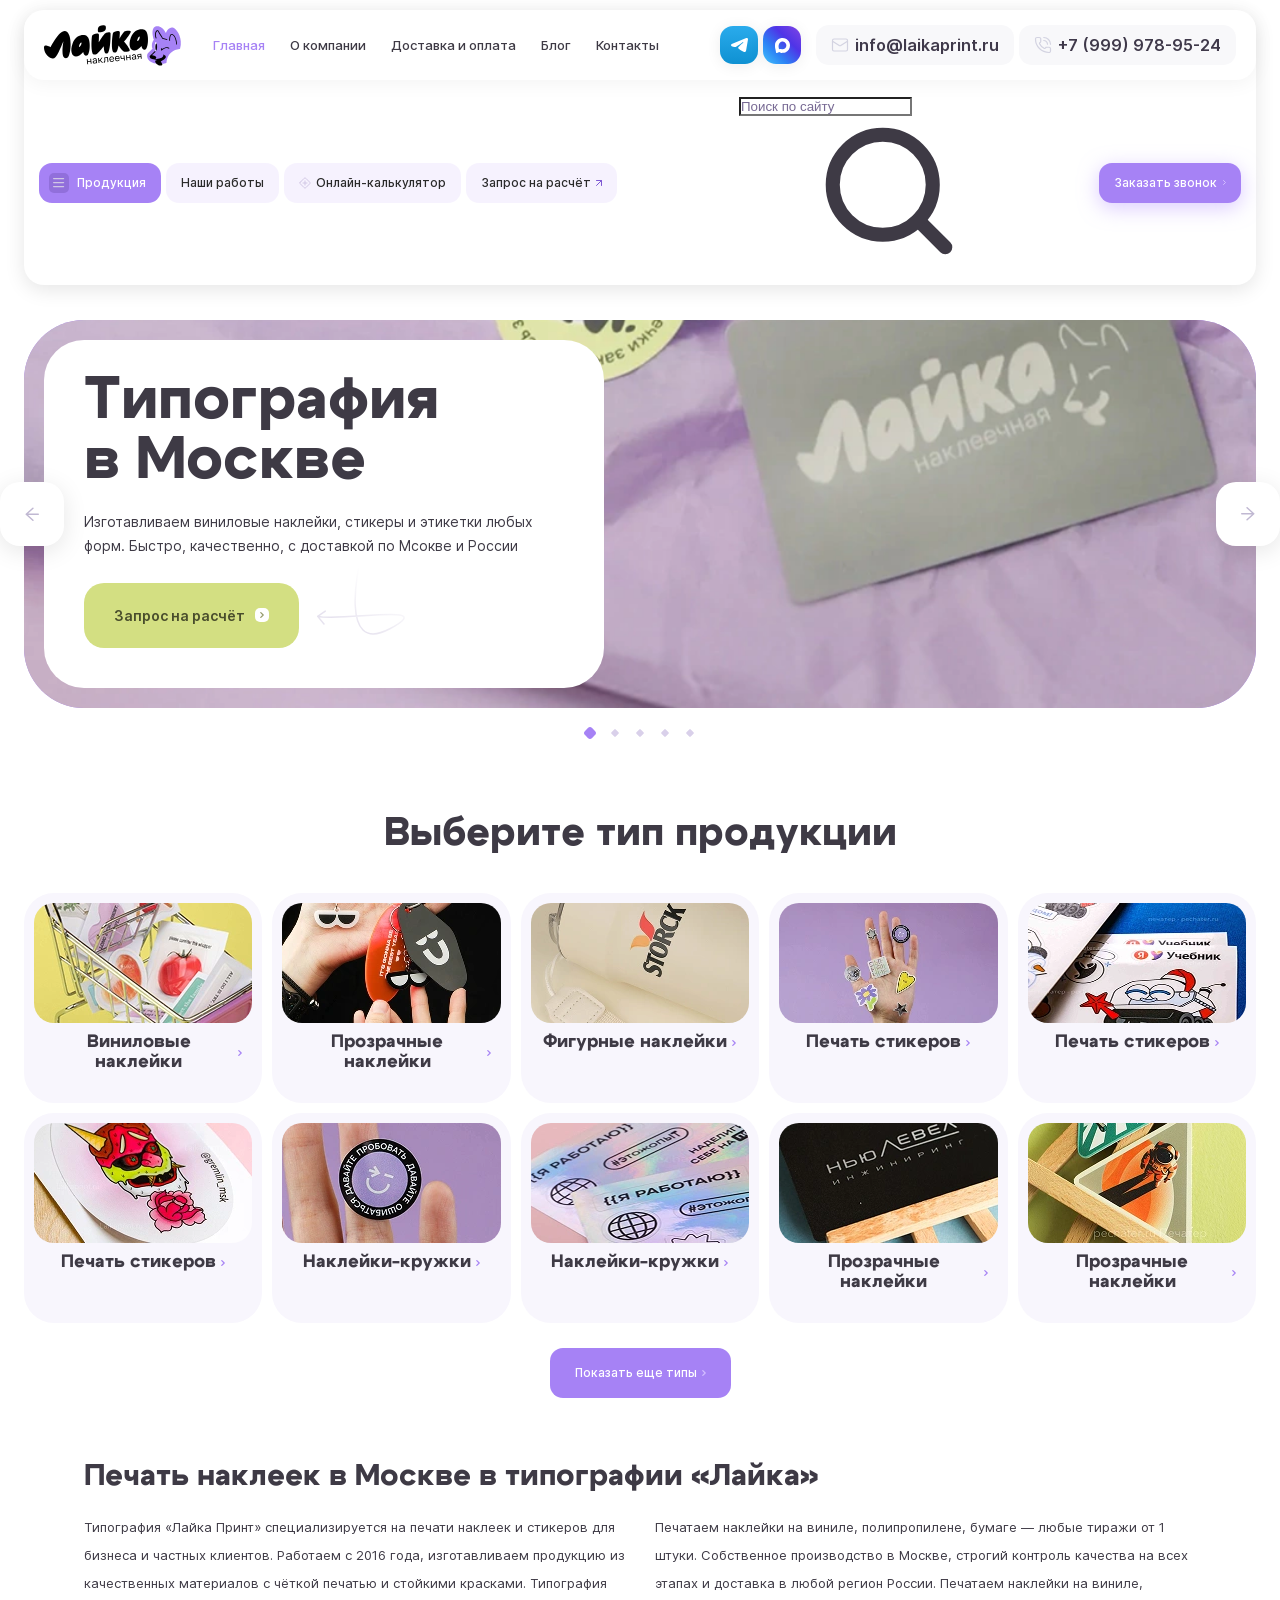
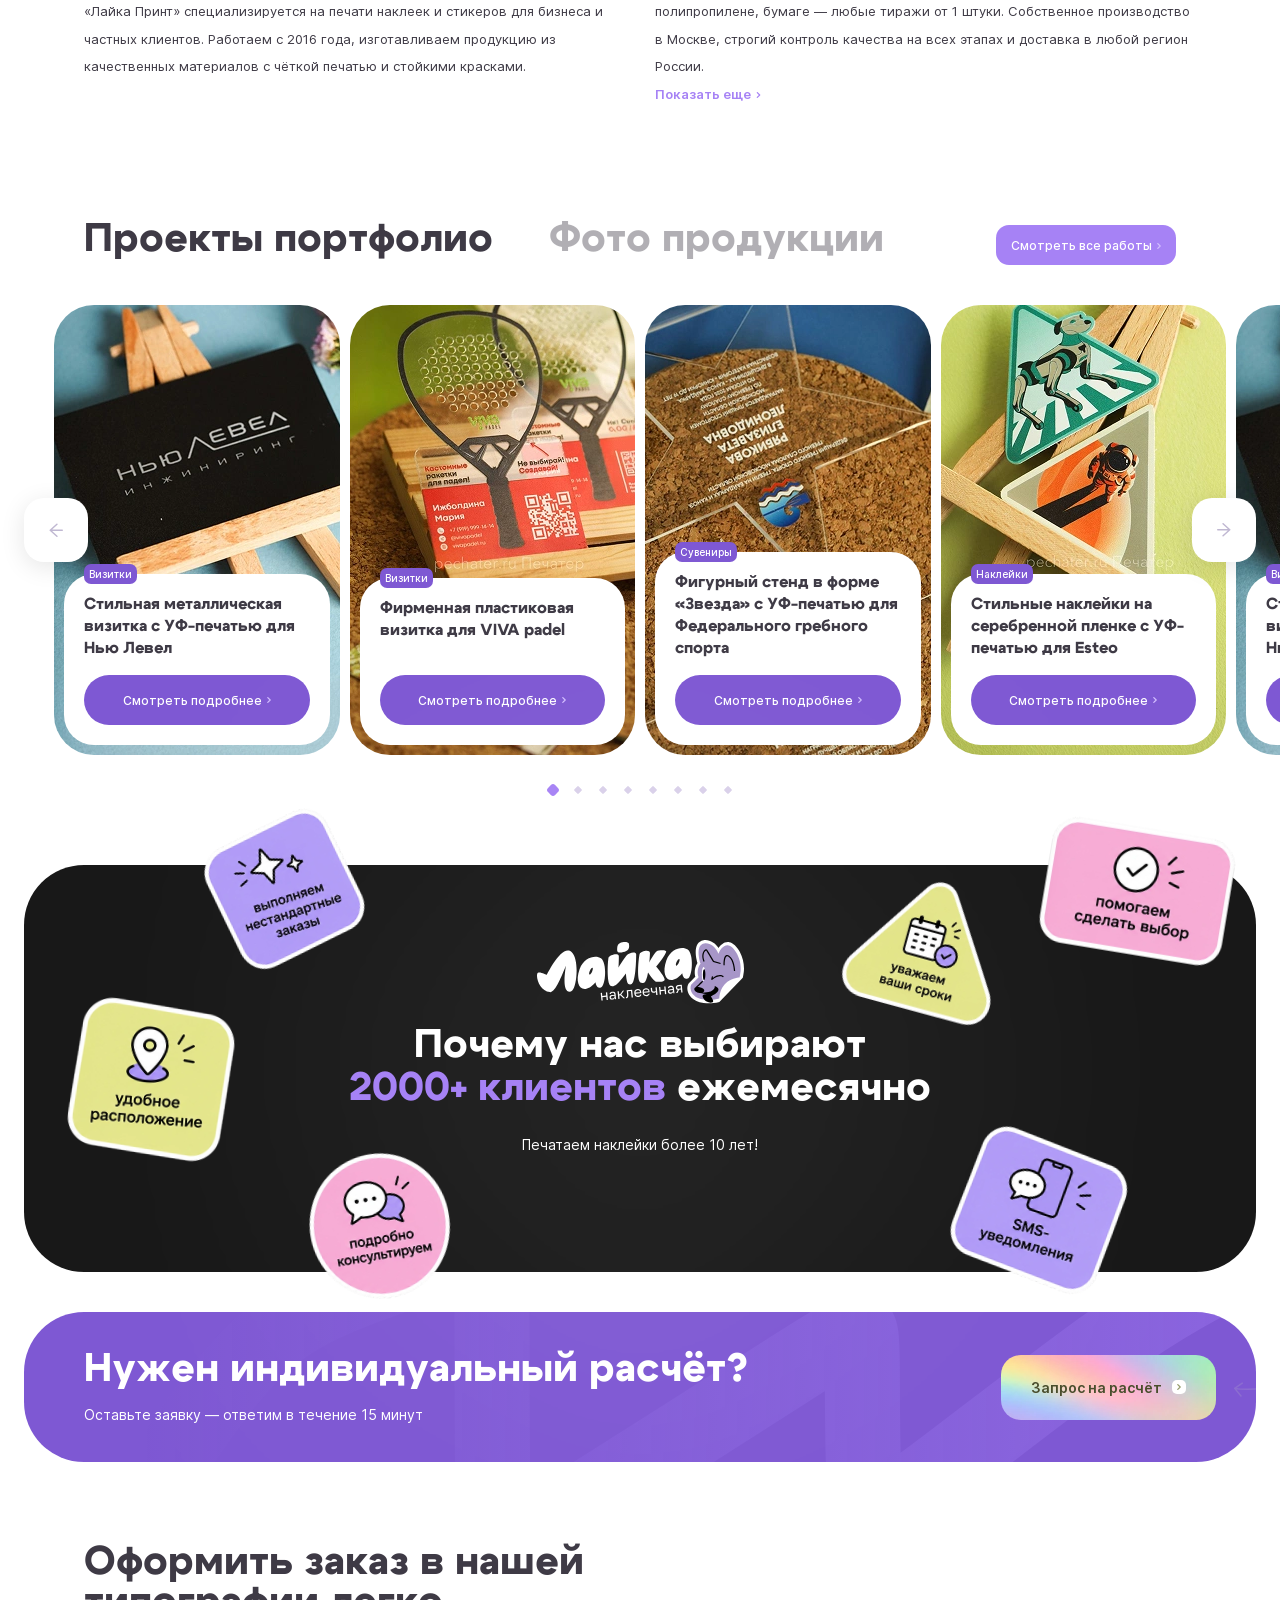
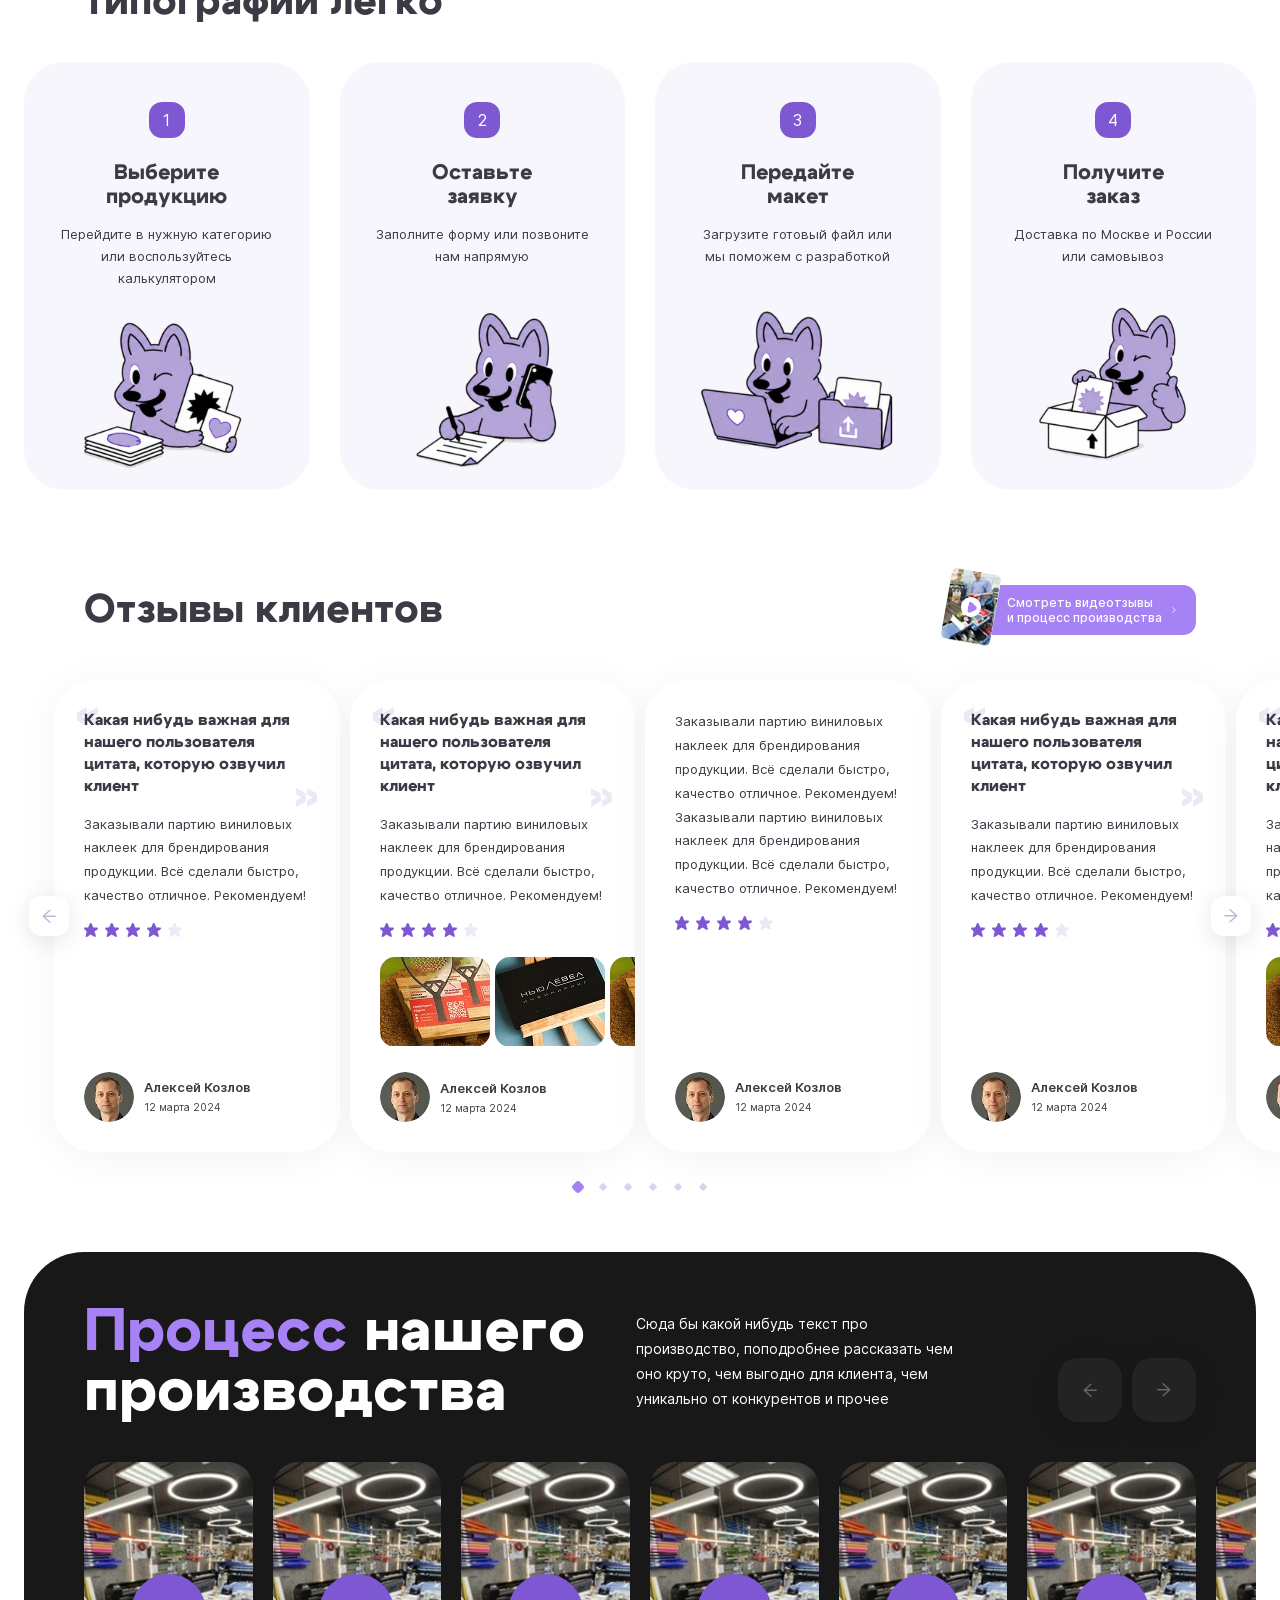
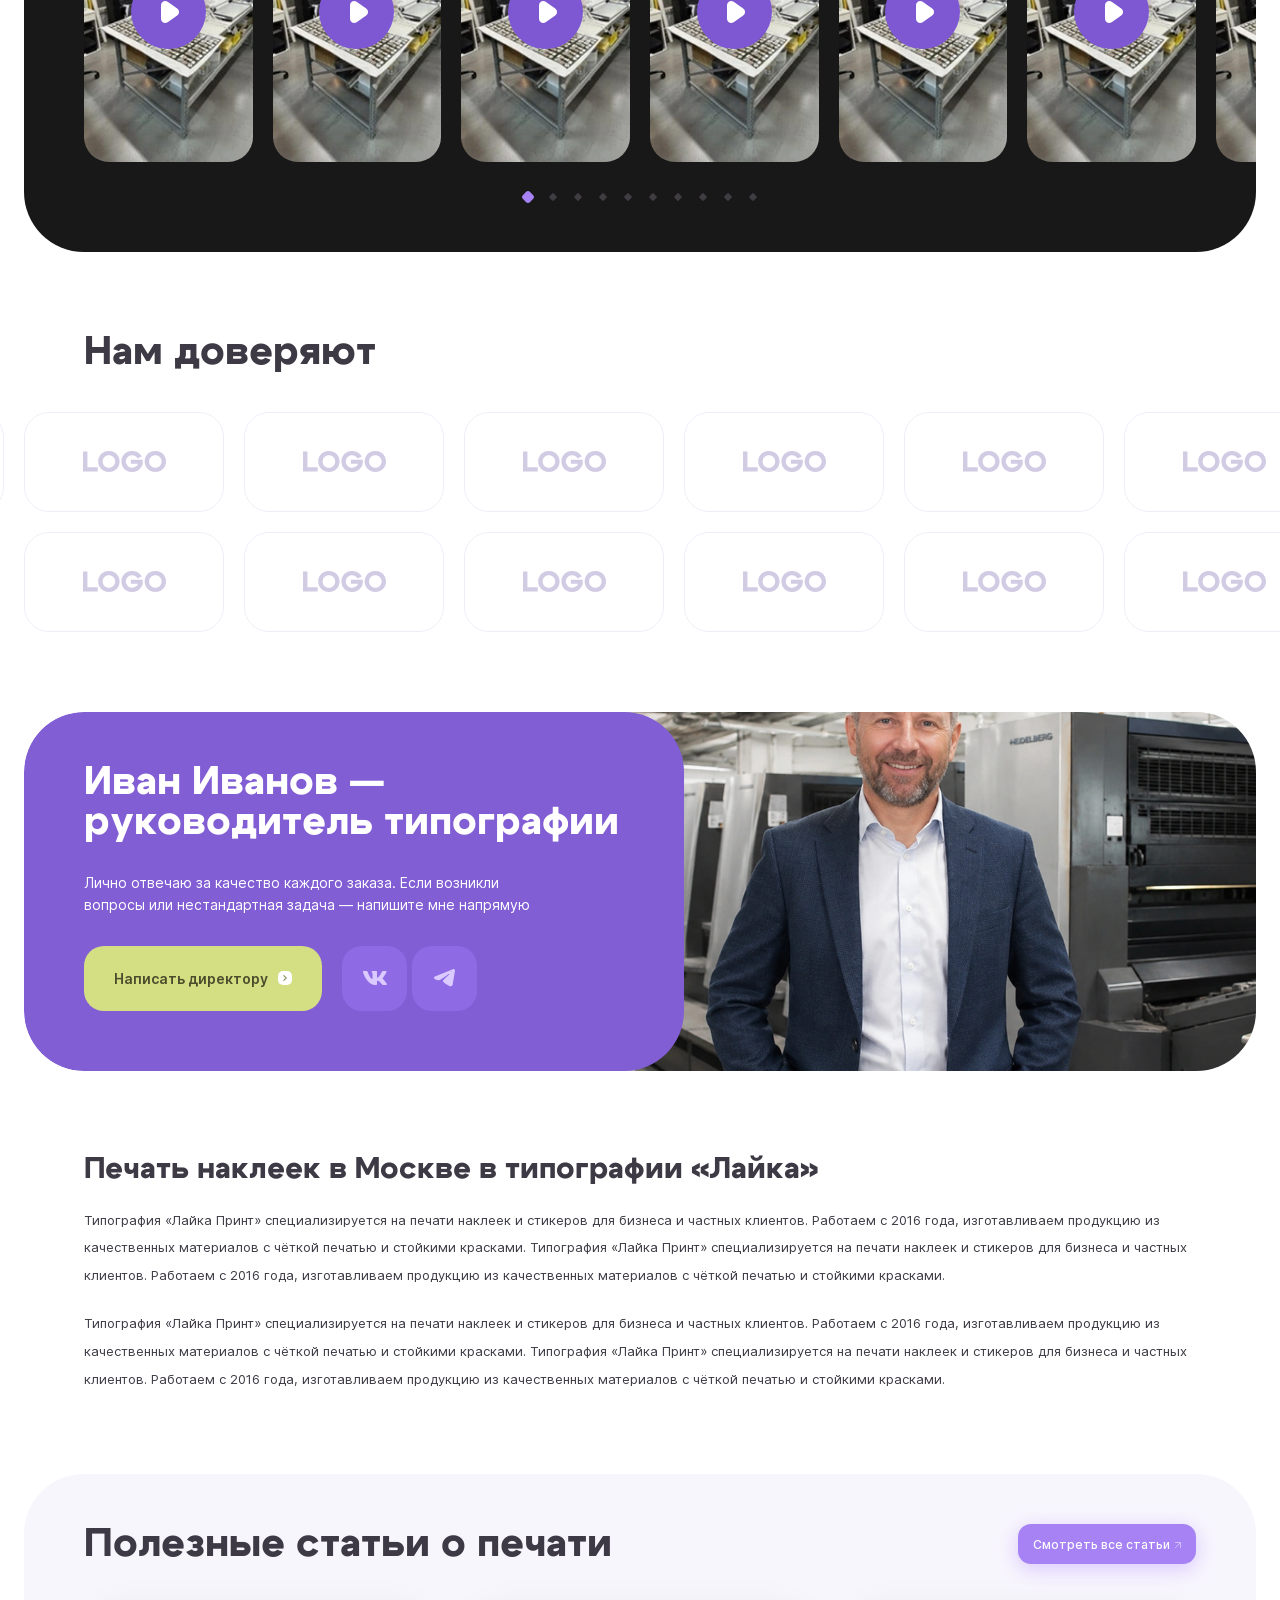
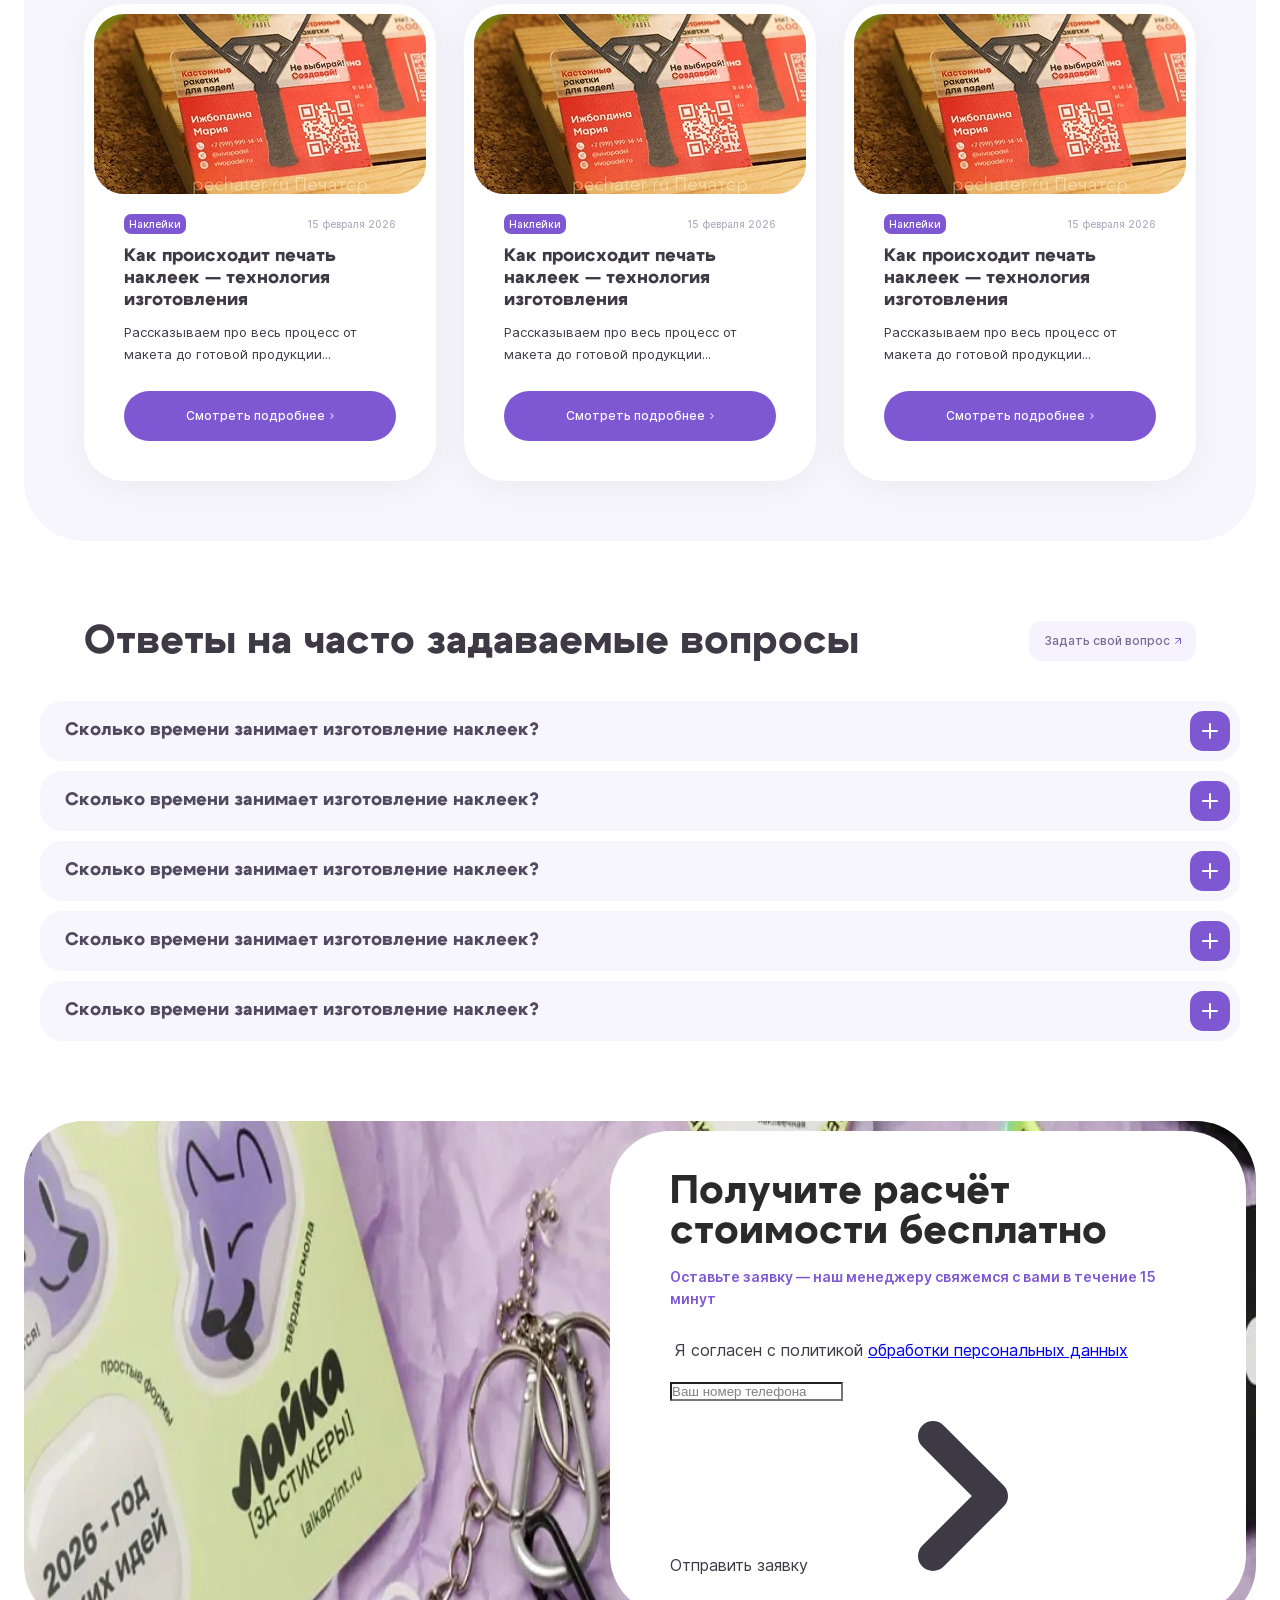
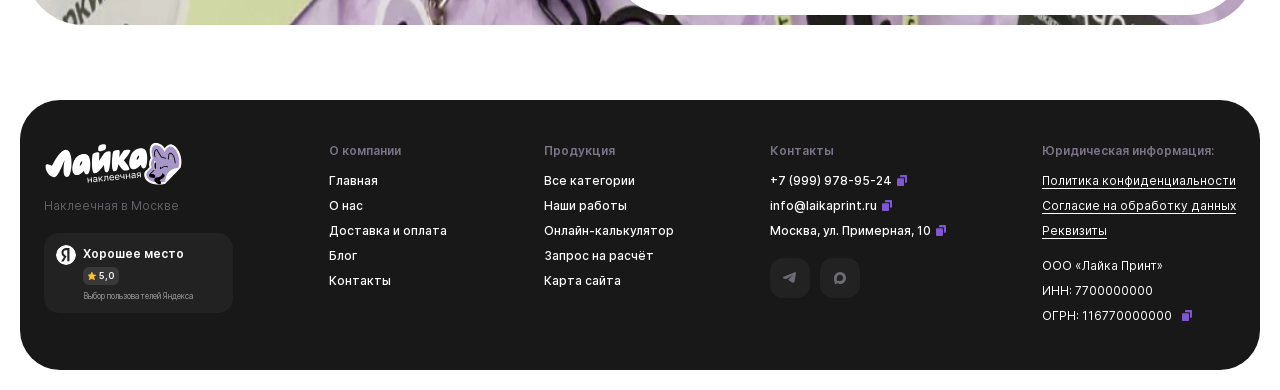
<file: index.html>
<!DOCTYPE html>
<html lang="ru">
	<head>
		<meta http-equiv="Content-Type" content="text/html; charset=utf-8">

		<!-- Adapting the page for mobile devices -->
		<meta name="viewport" content="width=device-width, initial-scale=1, maximum-scale=1">

		<!-- Prohibition of phone number recognition -->
		<meta name="format-detection" content="telephone=no">
		<meta name="SKYPE_TOOLBAR" content ="SKYPE_TOOLBAR_PARSER_COMPATIBLE">

		<!-- Page title -->
		<title>Заголовок страницы</title>

		<!-- Meta description -->
		<meta name="description" content="">

		<!-- Meta Keywords -->
		<meta name="keywords" content="">

		<!-- Changing the color of the mobile browser panel -->
		<meta name="msapplication-TileColor" content="#6AB12F">
		<meta name="theme-color" content="#6AB12F">

		<!-- Connecting style files -->
		<link rel="stylesheet" href="css/reset.css">
		<link rel="stylesheet" href="css/swiper-bundle.min.css">
		<link rel="stylesheet" href="css/swiper.css">
		<link rel="stylesheet" href="css/fancybox.css">
		<link rel="stylesheet" href="css/styles.css">
		<link rel="stylesheet" href="assets/css/blocks/main_slider.css">
		<link rel="stylesheet" href="assets/css/blocks/product_types.css">
		<link rel="stylesheet" href="assets/css/blocks/seo_text.css">
		<link rel="stylesheet" href="assets/css/blocks/projects.css">
		<link rel="stylesheet" href="assets/css/blocks/photo_gallery.css">
		<link rel="stylesheet" href="assets/css/blocks/why_we.css">
		<link rel="stylesheet" href="assets/css/blocks/steps.css">
		<link rel="stylesheet" href="assets/css/blocks/reviews.css">
		<link rel="stylesheet" href="assets/css/blocks/process.css">
		<link rel="stylesheet" href="assets/css/blocks/logos.css">
		<link rel="stylesheet" href="assets/css/blocks/boss.css">
		<link rel="stylesheet" href="assets/css/blocks/articles.css">
		<link rel="stylesheet" href="assets/css/blocks/FAQ.css">
		<link rel="stylesheet" href="assets/css/blocks/order_form.css">
		<link rel="stylesheet" href="css/fonts.css">
	</head>

	<body>
		<div class="wrap">
			<div class="main">
				<header>
					<div class="cont">
						<div class="data">
							<div class="top">
								<div class="logo">
									<img src="images/logo.svg" alt="">
								</div>

								<nav class="menu">
									<div class="item">
										<a class="active">Главная</a>
									</div>

									<div class="item">
										<a href="/">О компании</a>
									</div>

									<div class="item">
										<a href="/">Доставка и оплата</a>
									</div>

									<div class="item">
										<a href="/">Блог</a>
									</div>

									<div class="item">
										<a href="/">Контакты</a>
									</div>
								</nav>

								<div class="contacts">
									<div class="messengers">
										<a href="/" target="_blank" rel="noopener nofollow" class="tg_link">
											<svg class="icon"><use xlink:href="images/sprite.svg#ic_tg"></use></svg>
										</a>

										<a href="/" target="_blank" rel="noopener nofollow" class="max_link">
											<svg class="icon"><use xlink:href="images/sprite.svg#ic_max"></use></svg>
										</a>
									</div>

									<div class="email">
										<a href="mailto:info@laikaprint.ru">
											<svg class="icon"><use xlink:href="images/sprite.svg#ic_email"></use></svg>

											<span>info@laikaprint.ru</span>
										</a>
									</div>

									<div class="phone">
										<a href="tel:+7 (999) 978-95-24">
											<svg class="icon"><use xlink:href="images/sprite.svg#ic_phone"></use></svg>

											<span>+7 (999) 978-95-24</span>
										</a>
									</div>
								</div>
							</div>

							<div class="bottom">
								<div class="links">
									<div>
										<button class="link primary"  popovertarget="sub_links_modal1" style="anchor-name: --sub-links-modal-btn;">
											<div class="icon_wrap">
												<svg class="icon"><use xlink:href="images/sprite.svg#ic_menu"></use></svg>

												<svg class="icon"><use xlink:href="images/sprite.svg#ic_close"></use></svg>
											</div>

											<span>Продукция</span>
										</button>

										<div class="sub_links tabs_container" style="position-anchor: --sub-links-modal-btn;" id="sub_links_modal1" popover>
											<div class="tabs">
												<button data-content="#sub_links_tab1" data-level="level1" class="btn active">
													<span>Наклейки</span>

													<svg class="icon"><use xlink:href="images/sprite.svg#ic_arr_hor"></use></svg>
												</button>

												<button data-content="#sub_links_tab2" data-level="level1" class="btn">
													<span>Мерч и сувениры</span>

													<svg class="icon"><use xlink:href="images/sprite.svg#ic_arr_hor"></use></svg>
												</button>

												<button data-content="#sub_links_tab3" data-level="level1" class="btn">
													<span>Печать на одежде</span>

													<svg class="icon"><use xlink:href="images/sprite.svg#ic_arr_hor"></use></svg>
												</button>

												<button data-content="#sub_links_tab2" data-level="level1" class="btn">
													<span>Мерч и сувениры</span>

													<svg class="icon"><use xlink:href="images/sprite.svg#ic_arr_hor"></use></svg>
												</button>

												<button data-content="#sub_links_tab3" data-level="level1" class="btn">
													<span>Печать на одежде</span>

													<svg class="icon"><use xlink:href="images/sprite.svg#ic_arr_hor"></use></svg>
												</button>

												<button data-content="#sub_links_tab2" data-level="level1" class="btn">
													<span>Мерч и сувениры</span>

													<svg class="icon"><use xlink:href="images/sprite.svg#ic_arr_hor"></use></svg>
												</button>

												<button data-content="#sub_links_tab3" data-level="level1" class="btn">
													<span>Печать на одежде</span>

													<svg class="icon"><use xlink:href="images/sprite.svg#ic_arr_hor"></use></svg>
												</button>

												<button data-content="#sub_links_tab2" data-level="level1" class="btn">
													<span>Мерч и сувениры</span>

													<svg class="icon"><use xlink:href="images/sprite.svg#ic_arr_hor"></use></svg>
												</button>

												<button data-content="#sub_links_tab3" data-level="level1" class="btn">
													<span>Печать на одежде</span>

													<svg class="icon"><use xlink:href="images/sprite.svg#ic_arr_hor"></use></svg>
												</button>
											</div>

											<div class="tab_content level1 active" id="sub_links_tab1">
												<div class="block_head row">
													<div class="title size_s">Наклейки</div>

													<a href="/" class="all_link">
														<span>Все наклейки</span>

														<svg class="icon"><use xlink:href="images/sprite.svg#ic_arr_hor"></use></svg>
													</a>
												</div>

												<div class="grid">
													<div class="main_col">
														<div class="catalog">
															<div class="grid_row">
																<a href="/" class="category">
																	<picture class="thumb">
																		<img src="images/tmp/category_thumb1.webp" alt="" loading="lazy" class="cover">
																	</picture>

																	<div class="info">
																		<div class="name">Виниловые наклейки</div>

																		<div class="price">от 250 ₽</div>
																	</div>
																</a>

																<a href="/" class="category">
																	<picture class="thumb">
																		<img src="images/tmp/category_thumb2.webp" alt="" loading="lazy" class="cover">
																	</picture>

																	<div class="info">
																		<div class="name">Объемные 3D-наклейки со смолой</div>

																		<div class="price">от 250 ₽</div>
																	</div>
																</a>

																<a href="/" class="category">
																	<picture class="thumb">
																		<img src="images/tmp/category_thumb3.webp" alt="" loading="lazy" class="cover">
																	</picture>

																	<div class="info">
																		<div class="name">Голографические</div>

																		<div class="price">от 250 ₽</div>
																	</div>
																</a>

																<a href="/" class="category">
																	<picture class="thumb">
																		<img src="images/tmp/category_thumb4.webp" alt="" loading="lazy" class="cover">
																	</picture>

																	<div class="info">
																		<div class="name">Прозрачные</div>

																		<div class="price">от 250 ₽</div>
																	</div>
																</a>

																<a href="/" class="category">
																	<picture class="thumb">
																		<img src="images/tmp/category_thumb5.webp" alt="" loading="lazy" class="cover">
																	</picture>

																	<div class="info">
																		<div class="name">УФ-ДТФ наклейки</div>

																		<div class="price">от 250 ₽</div>
																	</div>
																</a>

																<a href="/" class="category">
																	<picture class="thumb">
																		<img src="images/tmp/category_thumb6.webp" alt="" loading="lazy" class="cover">
																	</picture>

																	<div class="info">
																		<div class="name">Наклейки с логотипом</div>

																		<div class="price">от 250 ₽</div>
																	</div>
																</a>
															</div>
														</div>

														<div class="sub_links_links">
															<div>
																<div class="title">По материалу:</div>

																<div class="items">
																	<div><a href="/">Виниловые</a></div>

																	<div><a href="/">Бумажные</a></div>

																	<div><a href="/">Ламинированные</a></div>

																	<div><a href="/">Прозрачные</a></div>

																	<div><a href="/">Голографические</a></div>

																	<div><a href="/">Светоотражающие</a></div>
																</div>
															</div>

															<div>
																<div class="title">По материалу:</div>

																<div class="items">
																	<div><a href="/">УФ-печать</a></div>

																	<div><a href="/">УФ-ДТФ</a></div>

																	<div><a href="/">Объёмные со смолой</a></div>

																	<div><a href="/">Объёмные стикерпаки</a></div>

																	<div><a href="/">Флексопечать</a></div>
																</div>
															</div>

															<div>
																<div class="title">Форма и резка:</div>

																<div class="items">
																	<div><a href="/">С контурной резкой</a></div>

																	<div><a href="/">Круглые</a></div>

																	<div><a href="/">Овальные</a></div>

																	<div><a href="/">Квадратные</a></div>
																</div>
															</div>

															<div>
																<div class="title">Форма и резка:</div>

																<div class="items">
																	<div><a href="/">Стикеры</a></div>

																	<div><a href="/">Этикетки</a></div>

																	<div><a href="/">Наклейки в рулоне</a></div>

																	<div><a href="/">На стекло и окна</a></div>

																	<div><a href="/">Для маркетплейсов и упаковки</a></div>
																</div>
															</div>
														</div>
													</div>

													<form action="" class="form">
														<picture class="image">
															<img src="images/sub_links_form_img.webp" alt="" loading="lazy">
														</picture>

														<div class="title">Не знаете, какой материал?</div>

														<div class="desc">Пришлите идею,<br> подберём за 15 минут</div>

														<div class="line">
															<div class="field">
																<input type="text" name="" value="" class="input" placeholder="Telegram или телефон">
															</div>
														</div>

														<div class="line">
															<div class="field">
																<input type="text" name="" value="" class="input" placeholder="Что хотите напечатать?">
															</div>
														</div>

														<div class="line agree">
															<div class="field">
																<label class="checkbox">
																	<input type="checkbox" name="agree">

																	<span class="check"></span>

																	<span>Я согласен с политикой <a href="/" target="_blank">обработки персональных данных</a></span>
																</label>
															</div>
														</div>

														<div class="submit">
															<button type="submit" class="submit_btn">
																<span>Отправить заявку</span>

																<span class="icon">
																	<svg><use xlink:href="images/sprite.svg#ic_arr_hor"></use></svg>
																</span>
															</button>
														</div>
													</form>
												</div>
											</div>

											<div class="tab_content level1" id="sub_links_tab2">

											</div>

											<div class="tab_content level1" id="sub_links_tab3">

											</div>
										</div>
									</div>

									<div><a href="/" class="link">
										<span>Наши работы</span>
									</a></div>

									<div><a href="/" class="link">
										<svg class="icon"><use xlink:href="images/sprite.svg#ic_calc"></use></svg>

										<span>Онлайн-калькулятор</span>
									</a></div>

									<div><a href="/" class="link">
										<span>Запрос на расчёт</span>

										<svg class="arrow"><use xlink:href="images/sprite.svg#ic_arrow_diagonal"></use></svg>
									</a></div>
								</div>

								<form action="" class="search">
									<input type="text" name="" value="" class="input" placeholder="Поиск по сайту">

									<button type="submit" class="submit_btn">
										<svg class="icon"><use xlink:href="images/sprite.svg#ic_search"></use></svg>
									</button>
								</form>

								<button class="callback_btn" data-open-modal data-modal="callback_modal">
									<span>Заказать звонок</span>

									<svg class="icon"><use xlink:href="images/sprite.svg#ic_arr_hor"></use></svg>
								</button>
							</div>
						</div>
					</div>
				</header>


				<section class="mob_header mob_header_top">
					<div class="cont">
						<div class="logo">
							<img src="images/logo.svg" alt="">
						</div>

						<a href="tel:+7 (999) 978-95-24" class="phone_link">
							<svg class="icon"><use xlink:href="images/sprite.svg#ic_phone"></use></svg>
						</a>

						<div class="messengers">
							<a href="/" target="_blank" rel="noopener nofollow" class="tg_link">
								<svg class="icon"><use xlink:href="images/sprite.svg#ic_tg"></use></svg>
							</a>

							<a href="/" target="_blank" rel="noopener nofollow" class="max_link">
								<svg class="icon"><use xlink:href="images/sprite.svg#ic_max"></use></svg>
							</a>
						</div>

						<button class="mob_menu_btn">
							<svg class="icon"><use xlink:href="images/sprite.svg#ic_menu"></use></svg>
						</button>
					</div>
				</section>


				<section class="mob_header mob_header_bottom">
					<div class="cont">
						<div class="location">
							<svg class="icon"><use xlink:href="images/sprite.svg#ic_location"></use></svg>

							<div>
								<div class="address">Москва, ул. Кожевническая, 7</div>
								<div>м. Павелецкая, с 10:00 до 19:00</div>
							</div>
						</div>

						<button class="order_btn" data-open-modal data-modal="callback_modal">
							<span>Заказать звонок</span>

							<svg class="icon"><use xlink:href="images/sprite.svg#ic_arr_hor"></use></svg>
						</button>
					</div>
				</section>


				<section class="mob_menu">
					<div class="sticky">
						<form action="" class="search">
							<input type="text" name="" value="" class="input" placeholder="Поиск по сайту">

							<button type="submit" class="submit_btn">
								<svg class="icon"><use xlink:href="images/sprite.svg#ic_search"></use></svg>
							</button>
						</form>

						<button class="close_btn">
							<svg class="icon"><use xlink:href="images/sprite.svg#ic_close"></use></svg>
						</button>
					</div>

					<div class="scroll">
						<button class="catalog_btn">
							<div class="icon">
								<svg><use xlink:href="images/sprite.svg#ic_menu"></use></svg>
							</div>

							<span>
								<span>Каталог</span>
								<small>Наша продукция, что мы делаем</small>
							</span>

							<svg class="arr"><use xlink:href="images/sprite.svg#ic_arr_hor"></use></svg>
						</button>

						<div class="menu">
							<div><a href="/">
								<span>Наши работы</span>

								<svg class="arr"><use xlink:href="images/sprite.svg#ic_arr_hor"></use></svg>
							</a></div>

							<div><a href="/">
								<span>Онлайн-калькулятор</span>

								<svg class="arr"><use xlink:href="images/sprite.svg#ic_arr_hor"></use></svg>
							</a></div>

							<div><button>
								<span>Запрос на расчёт</span>

								<svg class="arr"><use xlink:href="images/sprite.svg#ic_arr_hor"></use></svg>
							</button></div>

							<div class="divider"></div>

							<div><a href="/">
								<span>Главная</span>

								<svg class="arr"><use xlink:href="images/sprite.svg#ic_arr_hor"></use></svg>
							</a></div>

							<div><a href="/">
								<span>О компании</span>

								<svg class="arr"><use xlink:href="images/sprite.svg#ic_arr_hor"></use></svg>
							</a></div>

							<div><a href="/">
								<span>Контакты</span>

								<svg class="arr"><use xlink:href="images/sprite.svg#ic_arr_hor"></use></svg>
							</a></div>

							<div><a href="/">
								<span>Доставка и оплата</span>

								<svg class="arr"><use xlink:href="images/sprite.svg#ic_arr_hor"></use></svg>
							</a></div>

							<div><a href="/">
								<span>Блог</span>

								<svg class="arr"><use xlink:href="images/sprite.svg#ic_arr_hor"></use></svg>
							</a></div>
						</div>

						<div class="contacts">
							<div class="phone">
								<a href="tel:+7 (999) 978-95-24">
									<svg class="icon"><use xlink:href="images/sprite.svg#ic_phone2"></use></svg>

									<span>+7 (999) 978-95-24</span>

									<svg class="arr"><use xlink:href="images/sprite.svg#ic_arr_hor"></use></svg>
								</a>
							</div>

							<div class="email">
								<a href="mailto:info@laikaprint.ru">
									<svg class="icon"><use xlink:href="images/sprite.svg#ic_email2"></use></svg>

									<span>info@laikaprint.ru</span>

									<svg class="arr"><use xlink:href="images/sprite.svg#ic_arr_hor"></use></svg>
								</a>
							</div>

							<div class="location">
								<svg class="icon"><use xlink:href="images/sprite.svg#ic_location"></use></svg>

								<div>
									<span class="address">Москва, ул. Кожевническая, 7</span>

									<span>м. Павелецкая, с 10:00 до 19:00</span>
								</div>
							</div>

							<button class="btn">
								<span>Рассчитать заказ</span>

								<span class="icon">
									<svg><use xlink:href="images/sprite.svg#ic_arr_hor"></use></svg>
								</span>
							</button>
						</div>
					</div>

					<div class="catalog_inner">
						<button class="back_btn">
							<span class="icon">
								<svg><use xlink:href="images/sprite.svg#ic_arrow_hor"></use></svg>
							</span>

							<span>Вернуться назад</span>
						</button>

						<div class="items">
							<div>
								<a href="#" class="btn">
									<picture class="icon">
										<img src="images/tmp/ic_catalog_inner1.svg" alt="" loading="lazy">
									</picture>

									<span>
										<span>Наклейки</span>
										<small>Смотреть раздел</small>
									</span>

									<svg class="arr"><use xlink:href="images/sprite.svg#ic_arr_hor"></use></svg>
								</a>

								<div class="sub">
									<button class="back_btn">
										<span class="icon">
											<svg><use xlink:href="images/sprite.svg#ic_arrow_hor"></use></svg>
										</span>

										<span>Вернуться назад</span>
									</button>

									<div class="title">Наклейки</div>

									<div class="grid_row">
										<a href="/" class="category">
											<picture class="thumb">
												<img src="images/tmp/category_thumb1.webp" alt="" loading="lazy" class="cover">
											</picture>

											<div class="info">
												<div class="name">Виниловые наклейки</div>
											</div>
										</a>

										<a href="/" class="category">
											<picture class="thumb">
												<img src="images/tmp/category_thumb2.webp" alt="" loading="lazy" class="cover">
											</picture>

											<div class="info">
												<div class="name">Объемные 3D-наклейки со смолой</div>
											</div>
										</a>

										<a href="/" class="category">
											<picture class="thumb">
												<img src="images/tmp/category_thumb3.webp" alt="" loading="lazy" class="cover">
											</picture>

											<div class="info">
												<div class="name">Голографические</div>
											</div>
										</a>

										<a href="/" class="category">
											<picture class="thumb">
												<img src="images/tmp/category_thumb4.webp" alt="" loading="lazy" class="cover">
											</picture>

											<div class="info">
												<div class="name">Прозрачные</div>
											</div>
										</a>

										<a href="/" class="category">
											<picture class="thumb">
												<img src="images/tmp/category_thumb5.webp" alt="" loading="lazy" class="cover">
											</picture>

											<div class="info">
												<div class="name">УФ-ДТФ наклейки</div>
											</div>
										</a>

										<a href="/" class="category">
											<picture class="thumb">
												<img src="images/tmp/category_thumb6.webp" alt="" loading="lazy" class="cover">
											</picture>

											<div class="info">
												<div class="name">Наклейки с логотипом</div>
											</div>
										</a>
									</div>

									<div class="section">
										<div class="name">По материалу:</div>

										<div class="items">
											<div><a href="/">
												<span>Виниловые</span>

												<svg class="arr"><use xlink:href="images/sprite.svg#ic_arr_hor"></use></svg>
											</a></div>

											<div><a href="/">
												<span>Прозрачные</span>

												<svg class="arr"><use xlink:href="images/sprite.svg#ic_arr_hor"></use></svg>
											</a></div>

											<div><a href="/">
												<span>Бумажные</span>

												<svg class="arr"><use xlink:href="images/sprite.svg#ic_arr_hor"></use></svg>
											</a></div>

											<div><a href="/">
												<span>Голографические</span>

												<svg class="arr"><use xlink:href="images/sprite.svg#ic_arr_hor"></use></svg>
											</a></div>

											<div><a href="/">
												<span>Ламинированные</span>

												<svg class="arr"><use xlink:href="images/sprite.svg#ic_arr_hor"></use></svg>
											</a></div>

											<div><a href="/">
												<span>Светоотражающие</span>

												<svg class="arr"><use xlink:href="images/sprite.svg#ic_arr_hor"></use></svg>
											</a></div>
										</div>
									</div>

									<div class="section">
										<div class="name">По материалу:</div>

										<div class="items">
											<div><a href="/">
												<span>Виниловые</span>

												<svg class="arr"><use xlink:href="images/sprite.svg#ic_arr_hor"></use></svg>
											</a></div>

											<div><a href="/">
												<span>Прозрачные</span>

												<svg class="arr"><use xlink:href="images/sprite.svg#ic_arr_hor"></use></svg>
											</a></div>

											<div><a href="/">
												<span>Бумажные</span>

												<svg class="arr"><use xlink:href="images/sprite.svg#ic_arr_hor"></use></svg>
											</a></div>

											<div><a href="/">
												<span>Голографические</span>

												<svg class="arr"><use xlink:href="images/sprite.svg#ic_arr_hor"></use></svg>
											</a></div>

											<div><a href="/">
												<span>Ламинированные</span>

												<svg class="arr"><use xlink:href="images/sprite.svg#ic_arr_hor"></use></svg>
											</a></div>

											<div><a href="/">
												<span>Светоотражающие</span>

												<svg class="arr"><use xlink:href="images/sprite.svg#ic_arr_hor"></use></svg>
											</a></div>
										</div>
									</div>

									<div class="section">
										<div class="name">По материалу:</div>

										<div class="items">
											<div><a href="/">
												<span>Виниловые</span>

												<svg class="arr"><use xlink:href="images/sprite.svg#ic_arr_hor"></use></svg>
											</a></div>

											<div><a href="/">
												<span>Прозрачные</span>

												<svg class="arr"><use xlink:href="images/sprite.svg#ic_arr_hor"></use></svg>
											</a></div>

											<div><a href="/">
												<span>Бумажные</span>

												<svg class="arr"><use xlink:href="images/sprite.svg#ic_arr_hor"></use></svg>
											</a></div>

											<div><a href="/">
												<span>Голографические</span>

												<svg class="arr"><use xlink:href="images/sprite.svg#ic_arr_hor"></use></svg>
											</a></div>

											<div><a href="/">
												<span>Ламинированные</span>

												<svg class="arr"><use xlink:href="images/sprite.svg#ic_arr_hor"></use></svg>
											</a></div>

											<div><a href="/">
												<span>Светоотражающие</span>

												<svg class="arr"><use xlink:href="images/sprite.svg#ic_arr_hor"></use></svg>
											</a></div>
										</div>
									</div>
								</div>
							</div>

							<div>
								<a href="#" class="btn">
									<picture class="icon">
										<img src="images/tmp/ic_catalog_inner2.svg" alt="" loading="lazy">
									</picture>

									<span>
										<span>Визитки</span>
										<small>Смотреть раздел</small>
									</span>

									<svg class="arr"><use xlink:href="images/sprite.svg#ic_arr_hor"></use></svg>
								</a>
							</div>

							<div>
								<a href="#" class="btn">
									<picture class="icon">
										<img src="images/tmp/ic_catalog_inner3.svg" alt="" loading="lazy">
									</picture>

									<span>
										<span>Полиграфия</span>
										<small>Смотреть раздел</small>
									</span>

									<svg class="arr"><use xlink:href="images/sprite.svg#ic_arr_hor"></use></svg>
								</a>
							</div>

							<div>
								<a href="#" class="btn">
									<picture class="icon">
										<img src="images/tmp/ic_catalog_inner4.svg" alt="" loading="lazy">
									</picture>

									<span>
										<span>Коробка</span>
										<small>Смотреть раздел</small>
									</span>

									<svg class="arr"><use xlink:href="images/sprite.svg#ic_arr_hor"></use></svg>
								</a>
							</div>
						</div>
					</div>
				</section>


				<section class="main_slider block">
					<div class="cont">
						<div class="swiper">
							<div class="swiper-wrapper">
								<div class="swiper-slide">
									<div class="data">
										<div class="title">Типография<br> в Москве</div>

										<div class="desc">Изготавливаем виниловые наклейки, стикеры и этикетки любых форм. Быстро, качественно, с доставкой по Мсокве и России</div>

										<button class="btn">
											<span>Запрос на расчёт</span>

											<span class="icon">
												<svg><use xlink:href="images/sprite.svg#ic_arr_hor"></use></svg>
											</span>
										</button>
									</div>

									<picture class="image">
										<source media="(max-width: 1023px)" srcset="images/tmp/main_slider_img_mob.webp">

										<img src="images/tmp/main_slider_img.webp" alt="" fetchpriority="high" class="cover">
									</picture>
								</div>

								<div class="swiper-slide">
									<div class="data">
										<div class="title">Типография<br> в Москве</div>

										<div class="desc">Изготавливаем виниловые наклейки, стикеры и этикетки любых форм. Быстро, качественно, с доставкой по Мсокве и России</div>

										<button class="btn">
											<span>Запрос на расчёт</span>

											<span class="icon">
												<svg><use xlink:href="images/sprite.svg#ic_arr_hor"></use></svg>
											</span>
										</button>
									</div>

									<picture class="image">
										<source media="(max-width: 1023px)" srcset="images/tmp/main_slider_img_mob.webp">

										<img src="images/tmp/main_slider_img.webp" alt="" loading="lazy" class="cover">
									</picture>
								</div>

								<div class="swiper-slide">
									<div class="data">
										<div class="title">Типография<br> в Москве</div>

										<div class="desc">Изготавливаем виниловые наклейки, стикеры и этикетки любых форм. Быстро, качественно, с доставкой по Мсокве и России</div>

										<button class="btn">
											<span>Запрос на расчёт</span>

											<span class="icon">
												<svg><use xlink:href="images/sprite.svg#ic_arr_hor"></use></svg>
											</span>
										</button>
									</div>

									<picture class="image">
										<source media="(max-width: 1023px)" srcset="images/tmp/main_slider_img_mob.webp">

										<img src="images/tmp/main_slider_img.webp" alt="" loading="lazy" class="cover">
									</picture>
								</div>

								<div class="swiper-slide">
									<div class="data">
										<div class="title">Типография<br> в Москве</div>

										<div class="desc">Изготавливаем виниловые наклейки, стикеры и этикетки любых форм. Быстро, качественно, с доставкой по Мсокве и России</div>

										<button class="btn">
											<span>Запрос на расчёт</span>

											<span class="icon">
												<svg><use xlink:href="images/sprite.svg#ic_arr_hor"></use></svg>
											</span>
										</button>
									</div>

									<picture class="image">
										<source media="(max-width: 1023px)" srcset="images/tmp/main_slider_img_mob.webp">

										<img src="images/tmp/main_slider_img.webp" alt="" loading="lazy" class="cover">
									</picture>
								</div>

								<div class="swiper-slide">
									<div class="data">
										<div class="title">Типография<br> в Москве</div>

										<div class="desc">Изготавливаем виниловые наклейки, стикеры и этикетки любых форм. Быстро, качественно, с доставкой по Мсокве и России</div>

										<button class="btn">
											<span>Запрос на расчёт</span>

											<span class="icon">
												<svg><use xlink:href="images/sprite.svg#ic_arr_hor"></use></svg>
											</span>
										</button>
									</div>

									<picture class="image">
										<source media="(max-width: 1023px)" srcset="images/tmp/main_slider_img_mob.webp">

										<img src="images/tmp/main_slider_img.webp" alt="" loading="lazy" class="cover">
									</picture>
								</div>
							</div>

							<button class="swiper-button-prev">
								<svg class="icon"><use xlink:href="images/sprite.svg#ic_arrow_hor"></use></svg>
							</button>

							<button class="swiper-button-next">
								<svg class="icon"><use xlink:href="images/sprite.svg#ic_arrow_hor"></use></svg>
							</button>

							<div class="swiper-pagination"></div>
						</div>
					</div>
				</section>


				<section class="product_types block s_m">
					<div class="cont">
						<div class="block_head center">
							<div class="title">Выберите тип продукции</div>

							<div class="swipe">
								<svg class="icon"><use xlink:href="images/sprite.svg#ic_swipe"></use></svg>
							</div>
						</div>

						<div class="grid_row inline">
							<a href="/" class="item">
								<picture class="thumb">
									<img src="images/tmp/product_types_thumb1.webp" alt="" loading="lazy" class="cover">
								</picture>

								<span class="name">
									<span>Виниловые наклейки</span>

									<svg class="icon"><use xlink:href="images/sprite.svg#ic_arr_hor"></use></svg>
								</span>
							</a>

							<a href="/" class="item">
								<picture class="thumb">
									<img src="images/tmp/product_types_thumb2.webp" alt="" loading="lazy" class="cover">
								</picture>

								<span class="name">
									<span>Прозрачные наклейки</span>

									<svg class="icon"><use xlink:href="images/sprite.svg#ic_arr_hor"></use></svg>
								</span>
							</a>

							<a href="/" class="item">
								<picture class="thumb">
									<img src="images/tmp/product_types_thumb3.webp" alt="" loading="lazy" class="cover">
								</picture>

								<span class="name">
									<span>Фигурные наклейки</span>

									<svg class="icon"><use xlink:href="images/sprite.svg#ic_arr_hor"></use></svg>
								</span>
							</a>

							<a href="/" class="item">
								<picture class="thumb">
									<img src="images/tmp/product_types_thumb4.webp" alt="" loading="lazy" class="cover">
								</picture>

								<span class="name">
									<span>Печать стикеров</span>

									<svg class="icon"><use xlink:href="images/sprite.svg#ic_arr_hor"></use></svg>
								</span>
							</a>

							<a href="/" class="item">
								<picture class="thumb">
									<img src="images/tmp/product_types_thumb5.webp" alt="" loading="lazy" class="cover">
								</picture>

								<span class="name">
									<span>Печать стикеров</span>

									<svg class="icon"><use xlink:href="images/sprite.svg#ic_arr_hor"></use></svg>
								</span>
							</a>

							<a href="/" class="item">
								<picture class="thumb">
									<img src="images/tmp/product_types_thumb6.webp" alt="" loading="lazy" class="cover">
								</picture>

								<span class="name">
									<span>Печать стикеров</span>

									<svg class="icon"><use xlink:href="images/sprite.svg#ic_arr_hor"></use></svg>
								</span>
							</a>

							<a href="/" class="item">
								<picture class="thumb">
									<img src="images/tmp/product_types_thumb7.webp" alt="" loading="lazy" class="cover">
								</picture>

								<span class="name">
									<span>Наклейки-кружки</span>

									<svg class="icon"><use xlink:href="images/sprite.svg#ic_arr_hor"></use></svg>
								</span>
							</a>

							<a href="/" class="item">
								<picture class="thumb">
									<img src="images/tmp/product_types_thumb8.webp" alt="" loading="lazy" class="cover">
								</picture>

								<span class="name">
									<span>Наклейки-кружки</span>

									<svg class="icon"><use xlink:href="images/sprite.svg#ic_arr_hor"></use></svg>
								</span>
							</a>

							<a href="/" class="item">
								<picture class="thumb">
									<img src="images/tmp/product_types_thumb9.webp" alt="" loading="lazy" class="cover">
								</picture>

								<span class="name">
									<span>Прозрачные наклейки</span>

									<svg class="icon"><use xlink:href="images/sprite.svg#ic_arr_hor"></use></svg>
								</span>
							</a>

							<a href="/" class="item">
								<picture class="thumb">
									<img src="images/tmp/product_types_thumb10.webp" alt="" loading="lazy" class="cover">
								</picture>

								<span class="name">
									<span>Прозрачные наклейки</span>

									<svg class="icon"><use xlink:href="images/sprite.svg#ic_arr_hor"></use></svg>
								</span>
							</a>
						</div>

						<button class="more_btn">
							<span>Показать еще типы</span>

							<svg class="icon"><use xlink:href="images/sprite.svg#ic_arr_hor"></use></svg>
						</button>
					</div>
				</section>


				<section class="seo_text block">
					<div class="cont">
						<div class="text_block">
							<h2>Печать наклеек в Москве в типографии «Лайка»</h2>

							<div class="grid_row two">
								<div>
									<p>Типография «Лайка Принт» специализируется на печати наклеек и стикеров для бизнеса и частных клиентов. Работаем с 2016 года, изготавливаем продукцию из качественных материалов с чёткой печатью и стойкими красками. Типография «Лайка Принт» специализируется на печати наклеек и стикеров для бизнеса и частных клиентов. Работаем с 2016 года, изготавливаем продукцию из качественных материалов с чёткой печатью и стойкими красками.</p>
								</div>

								<div>
									<p>Печатаем наклейки на виниле, полипропилене, бумаге — любые тиражи от 1 штуки. Собственное производство в Москве, строгий контроль качества на всех этапах и доставка в любой регион России. Печатаем наклейки на виниле, полипропилене, бумаге — любые тиражи от 1 штуки. Собственное производство в Москве, строгий контроль качества на всех этапах и доставка в любой регион России.</p>

									<button class="spoler_btn">
										<span>Показать еще</span>

										<svg class="icon"><use xlink:href="images/sprite.svg#ic_arr_hor"></use></svg>
									</button>
								</div>
							</div>
						</div>
					</div>
				</section>


				<section class="block tabs_container">
					<div class="cont">
						<div class="tabs">
							<button data-content="#tab1" data-level="level1" class="btn active">Проекты портфолио</button>

							<button data-content="#tab2" data-level="level1" class="btn">Фото продукции</button>
						</div>

						<div class="tab_content level1 active" id="tab1">
							<div class="projects">
								<div class="swiper">
									<div class="swiper-wrapper">
										<div class="swiper-slide">
											<a href="/" class="project">
												<picture class="thumb">
													<img src="images/tmp/project_thumb1.webp" alt="" loading="lazy" class="cover">
												</picture>

												<div class="info">
													<div class="category">Визитки</div>

													<div class="name">Стильная металлическая визитка с УФ-печатью для Нью Левел</div>

													<div class="link">
														<span>Смотреть подробнее</span>

														<svg class="icon"><use xlink:href="images/sprite.svg#ic_arr_hor"></use></svg>
													</div>
												</div>
											</a>
										</div>

										<div class="swiper-slide">
											<a href="/" class="project">
												<picture class="thumb">
													<img src="images/tmp/project_thumb2.webp" alt="" loading="lazy" class="cover">
												</picture>

												<div class="info">
													<div class="category">Визитки</div>

													<div class="name">Фирменная пластиковая визитка для VIVA padel</div>

													<div class="link">
														<span>Смотреть подробнее</span>

														<svg class="icon"><use xlink:href="images/sprite.svg#ic_arr_hor"></use></svg>
													</div>
												</div>
											</a>
										</div>

										<div class="swiper-slide">
											<a href="/" class="project">
												<picture class="thumb">
													<img src="images/tmp/project_thumb3.webp" alt="" loading="lazy" class="cover">
												</picture>

												<div class="info">
													<div class="category">Сувениры</div>

													<div class="name">Фигурный стенд в форме «Звезда» с УФ-печатью для Федерального гребного спорта</div>

													<div class="link">
														<span>Смотреть подробнее</span>

														<svg class="icon"><use xlink:href="images/sprite.svg#ic_arr_hor"></use></svg>
													</div>
												</div>
											</a>
										</div>

										<div class="swiper-slide">
											<a href="/" class="project">
												<picture class="thumb">
													<img src="images/tmp/project_thumb4.webp" alt="" loading="lazy" class="cover">
												</picture>

												<div class="info">
													<div class="category">Наклейки</div>

													<div class="name">Стильные наклейки на серебренной пленке с УФ-печатью для Esteo</div>

													<div class="link">
														<span>Смотреть подробнее</span>

														<svg class="icon"><use xlink:href="images/sprite.svg#ic_arr_hor"></use></svg>
													</div>
												</div>
											</a>
										</div>

										<div class="swiper-slide">
											<a href="/" class="project">
												<picture class="thumb">
													<img src="images/tmp/project_thumb1.webp" alt="" loading="lazy" class="cover">
												</picture>

												<div class="info">
													<div class="category">Визитки</div>

													<div class="name">Стильная металлическая визитка с УФ-печатью для Нью Левел</div>

													<div class="link">
														<span>Смотреть подробнее</span>

														<svg class="icon"><use xlink:href="images/sprite.svg#ic_arr_hor"></use></svg>
													</div>
												</div>
											</a>
										</div>

										<div class="swiper-slide">
											<a href="/" class="project">
												<picture class="thumb">
													<img src="images/tmp/project_thumb2.webp" alt="" loading="lazy" class="cover">
												</picture>

												<div class="info">
													<div class="category">Визитки</div>

													<div class="name">Фирменная пластиковая визитка для VIVA padel</div>

													<div class="link">
														<span>Смотреть подробнее</span>

														<svg class="icon"><use xlink:href="images/sprite.svg#ic_arr_hor"></use></svg>
													</div>
												</div>
											</a>
										</div>

										<div class="swiper-slide">
											<a href="/" class="project">
												<picture class="thumb">
													<img src="images/tmp/project_thumb3.webp" alt="" loading="lazy" class="cover">
												</picture>

												<div class="info">
													<div class="category">Сувениры</div>

													<div class="name">Фигурный стенд в форме «Звезда» с УФ-печатью для Федерального гребного спорта</div>

													<div class="link">
														<span>Смотреть подробнее</span>

														<svg class="icon"><use xlink:href="images/sprite.svg#ic_arr_hor"></use></svg>
													</div>
												</div>
											</a>
										</div>

										<div class="swiper-slide">
											<a href="/" class="project">
												<picture class="thumb">
													<img src="images/tmp/project_thumb4.webp" alt="" loading="lazy" class="cover">
												</picture>

												<div class="info">
													<div class="category">Наклейки</div>

													<div class="name">Стильные наклейки на серебренной пленке с УФ-печатью для Esteo</div>

													<div class="link">
														<span>Смотреть подробнее</span>

														<svg class="icon"><use xlink:href="images/sprite.svg#ic_arr_hor"></use></svg>
													</div>
												</div>
											</a>
										</div>
									</div>

									<button class="swiper-button-prev">
										<svg class="icon"><use xlink:href="images/sprite.svg#ic_arrow_hor"></use></svg>
									</button>

									<button class="swiper-button-next">
										<svg class="icon"><use xlink:href="images/sprite.svg#ic_arrow_hor"></use></svg>
									</button>

									<div class="swiper-pagination"></div>
								</div>

								<a href="/" class="all_link">
									<span>Смотреть все работы</span>

									<svg class="icon"><use xlink:href="images/sprite.svg#ic_arr_hor"></use></svg>
								</a>
							</div>
						</div>

						<div class="tab_content level1" id="tab2">
							<div class="photo_gallery">
								<div class="swiper">
									<div class="swiper-wrapper">
										<div class="swiper-slide">
											<a href="images/tmp/photo_gallery_thumb1.webp" class="item fancy_img" data-fancybox="photo_gallery">
												<picture class="thumb">
													<img src="images/tmp/photo_gallery_thumb1.webp" alt="" loading="lazy" class="cover">
												</picture>
											</a>

											<a href="images/tmp/photo_gallery_thumb2.webp" class="item fancy_img" data-fancybox="photo_gallery">
												<picture class="thumb">
													<img src="images/tmp/photo_gallery_thumb2.webp" alt="" loading="lazy" class="cover">
												</picture>
											</a>

											<a href="images/tmp/photo_gallery_thumb3.webp" class="item fancy_img" data-fancybox="photo_gallery">
												<picture class="thumb">
													<img src="images/tmp/photo_gallery_thumb3.webp" alt="" loading="lazy" class="cover">
												</picture>
											</a>

											<a href="images/tmp/photo_gallery_thumb4.webp" class="item fancy_img" data-fancybox="photo_gallery">
												<picture class="thumb">
													<img src="images/tmp/photo_gallery_thumb4.webp" alt="" loading="lazy" class="cover">
												</picture>
											</a>

											<a href="images/tmp/photo_gallery_thumb5.webp" class="item fancy_img" data-fancybox="photo_gallery">
												<picture class="thumb">
													<img src="images/tmp/photo_gallery_thumb5.webp" alt="" loading="lazy" class="cover">
												</picture>
											</a>

											<a href="images/tmp/photo_gallery_thumb6.webp" class="item fancy_img" data-fancybox="photo_gallery">
												<picture class="thumb">
													<img src="images/tmp/photo_gallery_thumb6.webp" alt="" loading="lazy" class="cover">
												</picture>
											</a>

											<a href="images/tmp/photo_gallery_thumb7.webp" class="item fancy_img" data-fancybox="photo_gallery">
												<picture class="thumb">
													<img src="images/tmp/photo_gallery_thumb7.webp" alt="" loading="lazy" class="cover">
												</picture>
											</a>

											<a href="images/tmp/photo_gallery_thumb8.webp" class="item fancy_img" data-fancybox="photo_gallery">
												<picture class="thumb">
													<img src="images/tmp/photo_gallery_thumb8.webp" alt="" loading="lazy" class="cover">
												</picture>
											</a>

											<a href="images/tmp/photo_gallery_thumb9.webp" class="item fancy_img" data-fancybox="photo_gallery">
												<picture class="thumb">
													<img src="images/tmp/photo_gallery_thumb9.webp" alt="" loading="lazy" class="cover">
												</picture>
											</a>

											<a href="images/tmp/photo_gallery_thumb10.webp" class="item fancy_img" data-fancybox="photo_gallery">
												<picture class="thumb">
													<img src="images/tmp/photo_gallery_thumb10.webp" alt="" loading="lazy" class="cover">
												</picture>
											</a>

											<a href="images/tmp/photo_gallery_thumb11.webp" class="item fancy_img" data-fancybox="photo_gallery">
												<picture class="thumb">
													<img src="images/tmp/photo_gallery_thumb11.webp" alt="" loading="lazy" class="cover">
												</picture>
											</a>

											<a href="images/tmp/photo_gallery_thumb12.webp" class="item fancy_img" data-fancybox="photo_gallery">
												<picture class="thumb">
													<img src="images/tmp/photo_gallery_thumb12.webp" alt="" loading="lazy" class="cover">
												</picture>
											</a>

											<a href="images/tmp/photo_gallery_thumb13.webp" class="item fancy_img" data-fancybox="photo_gallery">
												<picture class="thumb">
													<img src="images/tmp/photo_gallery_thumb13.webp" alt="" loading="lazy" class="cover">
												</picture>
											</a>

											<a href="images/tmp/photo_gallery_thumb14.webp" class="item fancy_img" data-fancybox="photo_gallery">
												<picture class="thumb">
													<img src="images/tmp/photo_gallery_thumb14.webp" alt="" loading="lazy" class="cover">
												</picture>
											</a>
										</div>

										<div class="swiper-slide">
											<a href="images/tmp/photo_gallery_thumb1.webp" class="item fancy_img" data-fancybox="photo_gallery">
												<picture class="thumb">
													<img src="images/tmp/photo_gallery_thumb1.webp" alt="" loading="lazy" class="cover">
												</picture>
											</a>

											<a href="images/tmp/photo_gallery_thumb2.webp" class="item fancy_img" data-fancybox="photo_gallery">
												<picture class="thumb">
													<img src="images/tmp/photo_gallery_thumb2.webp" alt="" loading="lazy" class="cover">
												</picture>
											</a>

											<a href="images/tmp/photo_gallery_thumb3.webp" class="item fancy_img" data-fancybox="photo_gallery">
												<picture class="thumb">
													<img src="images/tmp/photo_gallery_thumb3.webp" alt="" loading="lazy" class="cover">
												</picture>
											</a>

											<a href="images/tmp/photo_gallery_thumb4.webp" class="item fancy_img" data-fancybox="photo_gallery">
												<picture class="thumb">
													<img src="images/tmp/photo_gallery_thumb4.webp" alt="" loading="lazy" class="cover">
												</picture>
											</a>

											<a href="images/tmp/photo_gallery_thumb5.webp" class="item fancy_img" data-fancybox="photo_gallery">
												<picture class="thumb">
													<img src="images/tmp/photo_gallery_thumb5.webp" alt="" loading="lazy" class="cover">
												</picture>
											</a>

											<a href="images/tmp/photo_gallery_thumb6.webp" class="item fancy_img" data-fancybox="photo_gallery">
												<picture class="thumb">
													<img src="images/tmp/photo_gallery_thumb6.webp" alt="" loading="lazy" class="cover">
												</picture>
											</a>

											<a href="images/tmp/photo_gallery_thumb7.webp" class="item fancy_img" data-fancybox="photo_gallery">
												<picture class="thumb">
													<img src="images/tmp/photo_gallery_thumb7.webp" alt="" loading="lazy" class="cover">
												</picture>
											</a>

											<a href="images/tmp/photo_gallery_thumb8.webp" class="item fancy_img" data-fancybox="photo_gallery">
												<picture class="thumb">
													<img src="images/tmp/photo_gallery_thumb8.webp" alt="" loading="lazy" class="cover">
												</picture>
											</a>

											<a href="images/tmp/photo_gallery_thumb9.webp" class="item fancy_img" data-fancybox="photo_gallery">
												<picture class="thumb">
													<img src="images/tmp/photo_gallery_thumb9.webp" alt="" loading="lazy" class="cover">
												</picture>
											</a>

											<a href="images/tmp/photo_gallery_thumb10.webp" class="item fancy_img" data-fancybox="photo_gallery">
												<picture class="thumb">
													<img src="images/tmp/photo_gallery_thumb10.webp" alt="" loading="lazy" class="cover">
												</picture>
											</a>

											<a href="images/tmp/photo_gallery_thumb11.webp" class="item fancy_img" data-fancybox="photo_gallery">
												<picture class="thumb">
													<img src="images/tmp/photo_gallery_thumb11.webp" alt="" loading="lazy" class="cover">
												</picture>
											</a>

											<a href="images/tmp/photo_gallery_thumb12.webp" class="item fancy_img" data-fancybox="photo_gallery">
												<picture class="thumb">
													<img src="images/tmp/photo_gallery_thumb12.webp" alt="" loading="lazy" class="cover">
												</picture>
											</a>

											<a href="images/tmp/photo_gallery_thumb13.webp" class="item fancy_img" data-fancybox="photo_gallery">
												<picture class="thumb">
													<img src="images/tmp/photo_gallery_thumb13.webp" alt="" loading="lazy" class="cover">
												</picture>
											</a>

											<a href="images/tmp/photo_gallery_thumb14.webp" class="item fancy_img" data-fancybox="photo_gallery">
												<picture class="thumb">
													<img src="images/tmp/photo_gallery_thumb14.webp" alt="" loading="lazy" class="cover">
												</picture>
											</a>
										</div>
									</div>

									<button class="swiper-button-prev">
										<svg class="icon"><use xlink:href="images/sprite.svg#ic_arrow_hor"></use></svg>
									</button>

									<button class="swiper-button-next">
										<svg class="icon"><use xlink:href="images/sprite.svg#ic_arrow_hor"></use></svg>
									</button>
								</div>

								<a href="/" class="all_link">
									<span>Смотреть все работы</span>

									<svg class="icon"><use xlink:href="images/sprite.svg#ic_arr_hor"></use></svg>
								</a>
							</div>
						</div>
					</div>
				</section>


				<section class="why_we block">
					<div class="cont">
						<div class="data">
							<picture class="logo">
								<img src="images/logo_white.svg" alt="">
							</picture>

							<div class="title">Почему нас выбирают<br> <span>2000+ клиентов</span> ежемесячно</div>

							<div class="desc">Печатаем наклейки более 10 лет!</div>

							<picture class="image image1">
								<img src="images/why_we_img1.webp" alt="" loading="lazy">
							</picture>

							<picture class="image image2">
								<img src="images/why_we_img2.webp" alt="" loading="lazy">
							</picture>

							<picture class="image image3">
								<img src="images/why_we_img3.webp" alt="" loading="lazy">
							</picture>

							<picture class="image image4">
								<img src="images/why_we_img4.webp" alt="" loading="lazy">
							</picture>

							<picture class="image image5">
								<img src="images/why_we_img5.webp" alt="" loading="lazy">
							</picture>

							<picture class="image image6">
								<img src="images/why_we_img6.webp" alt="" loading="lazy">
							</picture>
						</div>

						<div class="action">
							<div class="info">
								<div class="title">Нужен индивидуальный расчёт?</div>

								<div class="desc">Оставьте заявку — ответим в течение 15 минут</div>
							</div>

							<button class="btn">
								<span>Запрос на расчёт</span>

								<span class="icon">
									<svg><use xlink:href="images/sprite.svg#ic_arr_hor"></use></svg>
								</span>
							</button>

							<picture class="bg">
								<img src="images/bg_action.svg" alt="" loading="lazy">
							</picture>
						</div>
					</div>
				</section>


				<section class="steps block">
					<div class="cont">
						<div class="block_head">
							<div class="title">Оформить заказ в нашей типографии легко</div>
						</div>

						<div class="grid_row">
							<div class="step">
								<div class="number"></div>

								<div class="name">Выберите<br> продукцию</div>

								<div class="desc">Перейдите в нужную категорию или воспользуйтесь калькулятором</div>

								<picture class="thumb">
									<img src="images/steps_thumb1.svg" alt="" loading="lazy">
								</picture>
							</div>

							<div class="step">
								<div class="number"></div>

								<div class="name">Оставьте<br> заявку</div>

								<div class="desc">Заполните форму или позвоните<br> нам напрямую</div>

								<picture class="thumb">
									<img src="images/steps_thumb2.svg" alt="" loading="lazy">
								</picture>
							</div>

							<div class="step">
								<div class="number"></div>

								<div class="name">Передайте<br> макет</div>

								<div class="desc">Загрузите готовый файл или<br> мы поможем с разработкой</div>

								<picture class="thumb">
									<img src="images/steps_thumb3.svg" alt="" loading="lazy">
								</picture>
							</div>

							<div class="step">
								<div class="number"></div>

								<div class="name">Получите<br> заказ</div>

								<div class="desc">Доставка по Москве и России<br> или самовывоз</div>

								<picture class="thumb">
									<img src="images/steps_thumb4.svg" alt="" loading="lazy">
								</picture>
							</div>
						</div>
					</div>
				</section>


				<section class="reviews block">
					<div class="cont">
						<div class="block_head row">
							<div class="title">Отзывы клиентов</div>

							<button class="video_btn">
								<div class="image">
									<picture class="thumb">
										<img src="images/tmp/video_btn_thumb.webp" alt="" loading="lazy" class="cover">
									</picture>

									<div class="icon">
										<svg><use xlink:href="images/sprite.svg#ic_video_play"></use></svg>
									</div>
								</div>

								<span>Смотреть видеотзывы<br> и процесс производства </span>

								<svg class="arr"><use xlink:href="images/sprite.svg#ic_arr_hor"></use></svg>
							</button>
						</div>

						<div class="swiper main">
							<div class="swiper-wrapper">
								<div class="swiper-slide">
									<div class="review">
										<div class="title">Какая нибудь важная для нашего пользователя цитата, которую озвучил клиент</div>

										<div class="desc">
											<p>Заказывали партию виниловых наклеек для брендирования продукции. Всё сделали быстро, качество отличное. Рекомендуем!</p>
										</div>

										<div class="rating">
											<svg class="icon primary"><use xlink:href="images/sprite.svg#ic_star"></use></svg>

											<svg class="icon primary"><use xlink:href="images/sprite.svg#ic_star"></use></svg>

											<svg class="icon primary"><use xlink:href="images/sprite.svg#ic_star"></use></svg>

											<svg class="icon primary"><use xlink:href="images/sprite.svg#ic_star"></use></svg>

											<svg class="icon"><use xlink:href="images/sprite.svg#ic_star"></use></svg>
										</div>

										<div class="author">
											<picture class="photo">
												<img src="images/tmp/review_photo.webp" alt="" loading="lazy" class="cover">
											</picture>

											<div>
												<div class="name">Алексей Козлов</div>

												<div class="date">12 марта 2024</div>
											</div>
										</div>
									</div>
								</div>

								<div class="swiper-slide">
									<div class="review">
										<div class="title">Какая нибудь важная для нашего пользователя цитата, которую озвучил клиент</div>

										<div class="desc">
											<p>Заказывали партию виниловых наклеек для брендирования продукции. Всё сделали быстро, качество отличное. Рекомендуем!</p>
										</div>

										<div class="rating">
											<svg class="icon primary"><use xlink:href="images/sprite.svg#ic_star"></use></svg>

											<svg class="icon primary"><use xlink:href="images/sprite.svg#ic_star"></use></svg>

											<svg class="icon primary"><use xlink:href="images/sprite.svg#ic_star"></use></svg>

											<svg class="icon primary"><use xlink:href="images/sprite.svg#ic_star"></use></svg>

											<svg class="icon"><use xlink:href="images/sprite.svg#ic_star"></use></svg>
										</div>

										<div class="images">
											<div class="swiper">
												<div class="swiper-wrapper">
													<div class="swiper-slide">
														<a href="images/tmp/review_img1.webp" class="image fancy_img" data-fancybox="review2">
															<picture class="thumb">
																<img src="images/tmp/review_img1.webp" alt="" loading="lazy" class="cover">
															</picture>
														</a>
													</div>

													<div class="swiper-slide">
														<a href="images/tmp/review_img2.webp" class="image fancy_img" data-fancybox="review2">
															<picture class="thumb">
																<img src="images/tmp/review_img2.webp" alt="" loading="lazy" class="cover">
															</picture>
														</a>
													</div>

													<div class="swiper-slide">
														<a href="images/tmp/review_img1.webp" class="image fancy_img" data-fancybox="review2">
															<picture class="thumb">
																<img src="images/tmp/review_img1.webp" alt="" loading="lazy" class="cover">
															</picture>
														</a>
													</div>

													<div class="swiper-slide">
														<a href="images/tmp/review_img2.webp" class="image fancy_img" data-fancybox="review2">
															<picture class="thumb">
																<img src="images/tmp/review_img2.webp" alt="" loading="lazy" class="cover">
															</picture>
														</a>
													</div>
												</div>
											</div>
										</div>

										<div class="author">
											<picture class="photo">
												<img src="images/tmp/review_photo.webp" alt="" loading="lazy" class="cover">
											</picture>

											<div>
												<div class="name">Алексей Козлов</div>

												<div class="date">12 марта 2024</div>
											</div>
										</div>
									</div>
								</div>

								<div class="swiper-slide">
									<div class="review">
										<div class="desc">
											<p>Заказывали партию виниловых наклеек для брендирования продукции. Всё сделали быстро, качество отличное. Рекомендуем! Заказывали партию виниловых наклеек для брендирования продукции. Всё сделали быстро, качество отличное. Рекомендуем!</p>
										</div>

										<div class="rating">
											<svg class="icon primary"><use xlink:href="images/sprite.svg#ic_star"></use></svg>

											<svg class="icon primary"><use xlink:href="images/sprite.svg#ic_star"></use></svg>

											<svg class="icon primary"><use xlink:href="images/sprite.svg#ic_star"></use></svg>

											<svg class="icon primary"><use xlink:href="images/sprite.svg#ic_star"></use></svg>

											<svg class="icon"><use xlink:href="images/sprite.svg#ic_star"></use></svg>
										</div>

										<div class="author">
											<picture class="photo">
												<img src="images/tmp/review_photo.webp" alt="" loading="lazy" class="cover">
											</picture>

											<div>
												<div class="name">Алексей Козлов</div>

												<div class="date">12 марта 2024</div>
											</div>
										</div>
									</div>
								</div>

								<div class="swiper-slide">
									<div class="review">
										<div class="title">Какая нибудь важная для нашего пользователя цитата, которую озвучил клиент</div>

										<div class="desc">
											<p>Заказывали партию виниловых наклеек для брендирования продукции. Всё сделали быстро, качество отличное. Рекомендуем!</p>
										</div>

										<div class="rating">
											<svg class="icon primary"><use xlink:href="images/sprite.svg#ic_star"></use></svg>

											<svg class="icon primary"><use xlink:href="images/sprite.svg#ic_star"></use></svg>

											<svg class="icon primary"><use xlink:href="images/sprite.svg#ic_star"></use></svg>

											<svg class="icon primary"><use xlink:href="images/sprite.svg#ic_star"></use></svg>

											<svg class="icon"><use xlink:href="images/sprite.svg#ic_star"></use></svg>
										</div>

										<div class="author">
											<picture class="photo">
												<img src="images/tmp/review_photo.webp" alt="" loading="lazy" class="cover">
											</picture>

											<div>
												<div class="name">Алексей Козлов</div>

												<div class="date">12 марта 2024</div>
											</div>
										</div>
									</div>
								</div>

								<div class="swiper-slide">
									<div class="review">
										<div class="title">Какая нибудь важная для нашего пользователя цитата, которую озвучил клиент</div>

										<div class="desc">
											<p>Заказывали партию виниловых наклеек для брендирования продукции. Всё сделали быстро, качество отличное. Рекомендуем!</p>
										</div>

										<div class="rating">
											<svg class="icon primary"><use xlink:href="images/sprite.svg#ic_star"></use></svg>

											<svg class="icon primary"><use xlink:href="images/sprite.svg#ic_star"></use></svg>

											<svg class="icon primary"><use xlink:href="images/sprite.svg#ic_star"></use></svg>

											<svg class="icon primary"><use xlink:href="images/sprite.svg#ic_star"></use></svg>

											<svg class="icon"><use xlink:href="images/sprite.svg#ic_star"></use></svg>
										</div>

										<div class="images">
											<div class="swiper">
												<div class="swiper-wrapper">
													<div class="swiper-slide">
														<a href="images/tmp/review_img1.webp" class="image fancy_img" data-fancybox="review2">
															<picture class="thumb">
																<img src="images/tmp/review_img1.webp" alt="" loading="lazy" class="cover">
															</picture>
														</a>
													</div>

													<div class="swiper-slide">
														<a href="images/tmp/review_img2.webp" class="image fancy_img" data-fancybox="review5">
															<picture class="thumb">
																<img src="images/tmp/review_img2.webp" alt="" loading="lazy" class="cover">
															</picture>
														</a>
													</div>

													<div class="swiper-slide">
														<a href="images/tmp/review_img1.webp" class="image fancy_img" data-fancybox="review5">
															<picture class="thumb">
																<img src="images/tmp/review_img1.webp" alt="" loading="lazy" class="cover">
															</picture>
														</a>
													</div>

													<div class="swiper-slide">
														<a href="images/tmp/review_img2.webp" class="image fancy_img" data-fancybox="review5">
															<picture class="thumb">
																<img src="images/tmp/review_img2.webp" alt="" loading="lazy" class="cover">
															</picture>
														</a>
													</div>
												</div>
											</div>
										</div>

										<div class="author">
											<picture class="photo">
												<img src="images/tmp/review_photo.webp" alt="" loading="lazy" class="cover">
											</picture>

											<div>
												<div class="name">Алексей Козлов</div>

												<div class="date">12 марта 2024</div>
											</div>
										</div>
									</div>
								</div>

								<div class="swiper-slide">
									<div class="review">
										<div class="desc">
											<p>Заказывали партию виниловых наклеек для брендирования продукции. Всё сделали быстро, качество отличное. Рекомендуем! Заказывали партию виниловых наклеек для брендирования продукции. Всё сделали быстро, качество отличное. Рекомендуем!</p>
										</div>

										<div class="rating">
											<svg class="icon primary"><use xlink:href="images/sprite.svg#ic_star"></use></svg>

											<svg class="icon primary"><use xlink:href="images/sprite.svg#ic_star"></use></svg>

											<svg class="icon primary"><use xlink:href="images/sprite.svg#ic_star"></use></svg>

											<svg class="icon primary"><use xlink:href="images/sprite.svg#ic_star"></use></svg>

											<svg class="icon"><use xlink:href="images/sprite.svg#ic_star"></use></svg>
										</div>

										<div class="author">
											<picture class="photo">
												<img src="images/tmp/review_photo.webp" alt="" loading="lazy" class="cover">
											</picture>

											<div>
												<div class="name">Алексей Козлов</div>

												<div class="date">12 марта 2024</div>
											</div>
										</div>
									</div>
								</div>
							</div>

							<button class="swiper-button-prev">
								<svg class="icon"><use xlink:href="images/sprite.svg#ic_arrow_hor"></use></svg>
							</button>

							<button class="swiper-button-next">
								<svg class="icon"><use xlink:href="images/sprite.svg#ic_arrow_hor"></use></svg>
							</button>

							<div class="swiper-pagination"></div>
						</div>
					</div>
				</section>


				<section class="process block">
					<div class="cont">
						<div class="data">
							<div class="block_head row">
								<div class="title size_l"><span>Процесс</span> нашего производства</div>

								<div class="desc">
									<p>Сюда бы какой нибудь текст про производство, поподробнее рассказать чем оно круто, чем выгодно для клиента, чем уникально от конкурентов и прочее</p>
								</div>

								<div class="swiper-controls">
									<button class="swiper-button-prev">
										<svg class="icon"><use xlink:href="images/sprite.svg#ic_arrow_hor"></use></svg>
									</button>

									<button class="swiper-button-next">
										<svg class="icon"><use xlink:href="images/sprite.svg#ic_arrow_hor"></use></svg>
									</button>
								</div>

								<div class="swipe">
									<svg class="icon"><use xlink:href="images/sprite.svg#ic_swipe"></use></svg>
								</div>
							</div>

							<div class="swiper">
								<div class="swiper-wrapper">
									<div class="swiper-slide">
										<a href="/" class="video_link fancy_img" data-fancybox="process">
											<picture class="thumb">
												<img src="images/tmp/video_thumb.webp" alt="" loading="lazy" class="cover">
											</picture>

											<div class="icon">
												<svg><use xlink:href="images/sprite.svg#ic_video_play"></use></svg>
											</div>
										</a>
									</div>

									<div class="swiper-slide">
										<a href="/" class="video_link fancy_img" data-fancybox="process">
											<picture class="thumb">
												<img src="images/tmp/video_thumb.webp" alt="" loading="lazy" class="cover">
											</picture>

											<div class="icon">
												<svg><use xlink:href="images/sprite.svg#ic_video_play"></use></svg>
											</div>
										</a>
									</div>

									<div class="swiper-slide">
										<a href="/" class="video_link fancy_img" data-fancybox="process">
											<picture class="thumb">
												<img src="images/tmp/video_thumb.webp" alt="" loading="lazy" class="cover">
											</picture>

											<div class="icon">
												<svg><use xlink:href="images/sprite.svg#ic_video_play"></use></svg>
											</div>
										</a>
									</div>

									<div class="swiper-slide">
										<a href="/" class="video_link fancy_img" data-fancybox="process">
											<picture class="thumb">
												<img src="images/tmp/video_thumb.webp" alt="" loading="lazy" class="cover">
											</picture>

											<div class="icon">
												<svg><use xlink:href="images/sprite.svg#ic_video_play"></use></svg>
											</div>
										</a>
									</div>

									<div class="swiper-slide">
										<a href="/" class="video_link fancy_img" data-fancybox="process">
											<picture class="thumb">
												<img src="images/tmp/video_thumb.webp" alt="" loading="lazy" class="cover">
											</picture>

											<div class="icon">
												<svg><use xlink:href="images/sprite.svg#ic_video_play"></use></svg>
											</div>
										</a>
									</div>

									<div class="swiper-slide">
										<a href="/" class="video_link fancy_img" data-fancybox="process">
											<picture class="thumb">
												<img src="images/tmp/video_thumb.webp" alt="" loading="lazy" class="cover">
											</picture>

											<div class="icon">
												<svg><use xlink:href="images/sprite.svg#ic_video_play"></use></svg>
											</div>
										</a>
									</div>

									<div class="swiper-slide">
										<a href="/" class="video_link fancy_img" data-fancybox="process">
											<picture class="thumb">
												<img src="images/tmp/video_thumb.webp" alt="" loading="lazy" class="cover">
											</picture>

											<div class="icon">
												<svg><use xlink:href="images/sprite.svg#ic_video_play"></use></svg>
											</div>
										</a>
									</div>

									<div class="swiper-slide">
										<a href="/" class="video_link fancy_img" data-fancybox="process">
											<picture class="thumb">
												<img src="images/tmp/video_thumb.webp" alt="" loading="lazy" class="cover">
											</picture>

											<div class="icon">
												<svg><use xlink:href="images/sprite.svg#ic_video_play"></use></svg>
											</div>
										</a>
									</div>

									<div class="swiper-slide">
										<a href="/" class="video_link fancy_img" data-fancybox="process">
											<picture class="thumb">
												<img src="images/tmp/video_thumb.webp" alt="" loading="lazy" class="cover">
											</picture>

											<div class="icon">
												<svg><use xlink:href="images/sprite.svg#ic_video_play"></use></svg>
											</div>
										</a>
									</div>

									<div class="swiper-slide">
										<a href="/" class="video_link fancy_img" data-fancybox="process">
											<picture class="thumb">
												<img src="images/tmp/video_thumb.webp" alt="" loading="lazy" class="cover">
											</picture>

											<div class="icon">
												<svg><use xlink:href="images/sprite.svg#ic_video_play"></use></svg>
											</div>
										</a>
									</div>
								</div>

								<div class="swiper-pagination"></div>
							</div>
						</div>
					</div>
				</section>


				<section class="logos block">
					<div class="cont">
						<div class="block_head">
							<div class="title">Нам доверяют</div>
						</div>

						<div class="swiper">
							<div class="swiper-wrapper">
								<div class="swiper-slide">
									<picture class="logo">
										<img src="images/tmp/logos_logo.svg" alt="" loading="lazy">
									</picture>
								</div>

								<div class="swiper-slide">
									<picture class="logo">
										<img src="images/tmp/logos_logo.svg" alt="" loading="lazy">
									</picture>
								</div>

								<div class="swiper-slide">
									<picture class="logo">
										<img src="images/tmp/logos_logo.svg" alt="" loading="lazy">
									</picture>
								</div>

								<div class="swiper-slide">
									<picture class="logo">
										<img src="images/tmp/logos_logo.svg" alt="" loading="lazy">
									</picture>
								</div>

								<div class="swiper-slide">
									<picture class="logo">
										<img src="images/tmp/logos_logo.svg" alt="" loading="lazy">
									</picture>
								</div>

								<div class="swiper-slide">
									<picture class="logo">
										<img src="images/tmp/logos_logo.svg" alt="" loading="lazy">
									</picture>
								</div>

								<div class="swiper-slide">
									<picture class="logo">
										<img src="images/tmp/logos_logo.svg" alt="" loading="lazy">
									</picture>
								</div>

								<div class="swiper-slide">
									<picture class="logo">
										<img src="images/tmp/logos_logo.svg" alt="" loading="lazy">
									</picture>
								</div>

								<div class="swiper-slide">
									<picture class="logo">
										<img src="images/tmp/logos_logo.svg" alt="" loading="lazy">
									</picture>
								</div>

								<div class="swiper-slide">
									<picture class="logo">
										<img src="images/tmp/logos_logo.svg" alt="" loading="lazy">
									</picture>
								</div>
							</div>
						</div>

						<div class="swiper reverse">
							<div class="swiper-wrapper">
								<div class="swiper-slide">
									<picture class="logo">
										<img src="images/tmp/logos_logo.svg" alt="" loading="lazy">
									</picture>
								</div>

								<div class="swiper-slide">
									<picture class="logo">
										<img src="images/tmp/logos_logo.svg" alt="" loading="lazy">
									</picture>
								</div>

								<div class="swiper-slide">
									<picture class="logo">
										<img src="images/tmp/logos_logo.svg" alt="" loading="lazy">
									</picture>
								</div>

								<div class="swiper-slide">
									<picture class="logo">
										<img src="images/tmp/logos_logo.svg" alt="" loading="lazy">
									</picture>
								</div>

								<div class="swiper-slide">
									<picture class="logo">
										<img src="images/tmp/logos_logo.svg" alt="" loading="lazy">
									</picture>
								</div>

								<div class="swiper-slide">
									<picture class="logo">
										<img src="images/tmp/logos_logo.svg" alt="" loading="lazy">
									</picture>
								</div>

								<div class="swiper-slide">
									<picture class="logo">
										<img src="images/tmp/logos_logo.svg" alt="" loading="lazy">
									</picture>
								</div>

								<div class="swiper-slide">
									<picture class="logo">
										<img src="images/tmp/logos_logo.svg" alt="" loading="lazy">
									</picture>
								</div>

								<div class="swiper-slide">
									<picture class="logo">
										<img src="images/tmp/logos_logo.svg" alt="" loading="lazy">
									</picture>
								</div>

								<div class="swiper-slide">
									<picture class="logo">
										<img src="images/tmp/logos_logo.svg" alt="" loading="lazy">
									</picture>
								</div>
							</div>
						</div>
					</div>
				</section>


				<section class="boss block">
					<div class="cont">
						<div class="data">
							<div class="info">
								<div class="name">Иван Иванов — руководитель типографии</div>

								<div class="desc">
									<p>Лично отвечаю за качество каждого заказа. Если возникли вопросы или нестандартная задача — напишите мне напрямую</p>
								</div>

								<div class="contacts">
									<button class="btn">
										<span>Написать директору</span>

										<span class="icon">
											<svg><use xlink:href="images/sprite.svg#ic_arr_hor"></use></svg>
										</span>
									</button>

									<div class="messengers">
										<a href="/" target="_blank" rel="noopener nofollow" class="vk_link">
											<svg class="icon"><use xlink:href="images/sprite.svg#ic_vk"></use></svg>
										</a>

										<a href="/" target="_blank" rel="noopener nofollow" class="tg_link">
											<svg class="icon"><use xlink:href="images/sprite.svg#ic_tg"></use></svg>
										</a>
									</div>
								</div>
							</div>

							<picture class="image">
								<source media="(max-width: 1023px)" srcset="images/tmp/boss_img_mob.webp">

								<img src="images/tmp/boss_img.webp" alt="" loading="lazy" class="cover">
							</picture>
						</div>
					</div>
				</section>


				<section class="seo_text block">
					<div class="cont">
						<div class="text_block">
							<h2>Печать наклеек в Москве в типографии «Лайка»</h2>

							<p>Типография «Лайка Принт» специализируется на печати наклеек и стикеров для бизнеса и частных клиентов. Работаем с 2016 года, изготавливаем продукцию из качественных материалов с чёткой печатью и стойкими красками. Типография «Лайка Принт» специализируется на печати наклеек и стикеров для бизнеса и частных клиентов. Работаем с 2016 года, изготавливаем продукцию из качественных материалов с чёткой печатью и стойкими красками.</p>

							<p>Типография «Лайка Принт» специализируется на печати наклеек и стикеров для бизнеса и частных клиентов. Работаем с 2016 года, изготавливаем продукцию из качественных материалов с чёткой печатью и стойкими красками. Типография «Лайка Принт» специализируется на печати наклеек и стикеров для бизнеса и частных клиентов. Работаем с 2016 года, изготавливаем продукцию из качественных материалов с чёткой печатью и стойкими красками.</p>
						</div>
					</div>
				</section>


				<section class="articles block">
					<div class="cont">
						<div class="data">
							<div class="block_head row">
								<div class="title">Полезные статьи о печати</div>

								<a href="/" class="all_link">
									<span>Смотреть все статьи</span>

									<svg class="icon"><use xlink:href="images/sprite.svg#ic_arrow_diagonal"></use></svg>
								</a>
							</div>

							<div class="grid_row inline">
								<a href="/" class="article">
									<picture class="thumb">
										<img src="images/tmp/article_thumb.webp" alt="" loading="lazy" class="cover">
									</picture>

									<div class="info">
										<div class="features">
											<div class="category">Наклейки</div>

											<div class="date">15 февраля 2026</div>
										</div>

										<div class="name">Как происходит печать наклеек — технология изготовления</div>

										<div class="desc">
											<p>Рассказываем про весь процесс от макета до готовой продукции...</p>
										</div>

										<div class="link">
											<span>Смотреть подробнее</span>

											<svg class="icon"><use xlink:href="images/sprite.svg#ic_arr_hor"></use></svg>
										</div>
									</div>
								</a>

								<a href="/" class="article">
									<picture class="thumb">
										<img src="images/tmp/article_thumb.webp" alt="" loading="lazy" class="cover">
									</picture>

									<div class="info">
										<div class="features">
											<div class="category">Наклейки</div>

											<div class="date">15 февраля 2026</div>
										</div>

										<div class="name">Как происходит печать наклеек — технология изготовления</div>

										<div class="desc">
											<p>Рассказываем про весь процесс от макета до готовой продукции...</p>
										</div>

										<div class="link">
											<span>Смотреть подробнее</span>

											<svg class="icon"><use xlink:href="images/sprite.svg#ic_arr_hor"></use></svg>
										</div>
									</div>
								</a>

								<a href="/" class="article">
									<picture class="thumb">
										<img src="images/tmp/article_thumb.webp" alt="" loading="lazy" class="cover">
									</picture>

									<div class="info">
										<div class="features">
											<div class="category">Наклейки</div>

											<div class="date">15 февраля 2026</div>
										</div>

										<div class="name">Как происходит печать наклеек — технология изготовления</div>

										<div class="desc">
											<p>Рассказываем про весь процесс от макета до готовой продукции...</p>
										</div>

										<div class="link">
											<span>Смотреть подробнее</span>

											<svg class="icon"><use xlink:href="images/sprite.svg#ic_arr_hor"></use></svg>
										</div>
									</div>
								</a>
							</div>

							<a href="/" class="mob_all_link">
								<span>Смотреть все статьи</span>

								<svg class="icon"><use xlink:href="images/sprite.svg#ic_arrow_diagonal"></use></svg>
							</a>
						</div>
					</div>
				</section>


				<section class="FAQ block">
					<div class="cont">
						<div class="block_head pad row">
							<div class="title">Ответы на часто задаваемые вопросы</div>

							<button class="add_btn">
								<span>Задать свой<br> вопрос</span>

								<svg class="icon"><use xlink:href="images/sprite.svg#ic_arrow_diagonal"></use></svg>
							</button>
						</div>

						<div class="accordion">
							<div class="accordion_item">
								<div class="head">
									<div class="title">Сколько времени занимает изготовление наклеек?</div>

									<div class="icon">
										<svg><use xlink:href="images/sprite.svg#ic_plus"></use></svg>
									</div>
								</div>

								<div class="data">
									<div class="text_block">
										<p>Мы принимаем заказы от 1 экземпляра. Минимального тиража нет — печатаем как единичные экземпляры, так и партии в несколько тысяч штук. Стоимость единицы снижается при увеличении тиража</p>
									</div>
								</div>
							</div>

							<div class="accordion_item">
								<div class="head">
									<div class="title">Сколько времени занимает изготовление наклеек?</div>

									<div class="icon">
										<svg><use xlink:href="images/sprite.svg#ic_plus"></use></svg>
									</div>
								</div>

								<div class="data">
									<div class="text_block">
										<p>Мы принимаем заказы от 1 экземпляра. Минимального тиража нет — печатаем как единичные экземпляры, так и партии в несколько тысяч штук. Стоимость единицы снижается при увеличении тиража</p>
									</div>
								</div>
							</div>

							<div class="accordion_item">
								<div class="head">
									<div class="title">Сколько времени занимает изготовление наклеек?</div>

									<div class="icon">
										<svg><use xlink:href="images/sprite.svg#ic_plus"></use></svg>
									</div>
								</div>

								<div class="data">
									<div class="text_block">
										<p>Мы принимаем заказы от 1 экземпляра. Минимального тиража нет — печатаем как единичные экземпляры, так и партии в несколько тысяч штук. Стоимость единицы снижается при увеличении тиража</p>
									</div>
								</div>
							</div>

							<div class="accordion_item">
								<div class="head">
									<div class="title">Сколько времени занимает изготовление наклеек?</div>

									<div class="icon">
										<svg><use xlink:href="images/sprite.svg#ic_plus"></use></svg>
									</div>
								</div>

								<div class="data">
									<div class="text_block">
										<p>Мы принимаем заказы от 1 экземпляра. Минимального тиража нет — печатаем как единичные экземпляры, так и партии в несколько тысяч штук. Стоимость единицы снижается при увеличении тиража</p>
									</div>
								</div>
							</div>

							<div class="accordion_item">
								<div class="head">
									<div class="title">Сколько времени занимает изготовление наклеек?</div>

									<div class="icon">
										<svg><use xlink:href="images/sprite.svg#ic_plus"></use></svg>
									</div>
								</div>

								<div class="data">
									<div class="text_block">
										<p>Мы принимаем заказы от 1 экземпляра. Минимального тиража нет — печатаем как единичные экземпляры, так и партии в несколько тысяч штук. Стоимость единицы снижается при увеличении тиража</p>
									</div>
								</div>
							</div>
						</div>
					</div>
				</section>


				<section class="order_form">
					<div class="cont">
						<div class="data">
							<form action="" class="form">
								<div class="title">Получите расчёт стоимости бесплатно</div>

								<div class="desc">Оставьте заявку — наш менеджеру свяжемся с вами в течение 15 минут</div>

								<div class="line agree">
									<div class="field">
										<label class="checkbox">
											<input type="checkbox" name="agree">

											<span class="check"></span>

											<span>Я согласен с политикой <a href="/" target="_blank">обработки персональных данных</a></span>
										</label>
									</div>
								</div>

								<div class="line">
									<div class="field">
										<input type="tel" name="" value="" class="input" placeholder="Ваш номер телефона">
									</div>
								</div>

								<div class="submit">
									<button type="submit" class="submit_btn">
										<span>Отправить заявку</span>

										<span class="icon">
											<svg><use xlink:href="images/sprite.svg#ic_arr_hor"></use></svg>
										</span>
									</button>
								</div>
							</form>

							<picture class="image">
								<source media="(max-width: 1023px)" srcset="images/tmp/bg_order_form_mob.webp">

								<img src="images/tmp/bg_order_form.webp" alt="" loading="lazy" class="cover">
							</picture>
						</div>
					</div>
				</section>
			</div>


			<footer>
				<div class="data">
					<div class="cont">
						<div class="info">
							<div class="logo">
								<img src="images/logo_white.svg" alt="">

								<span>Наклеечная в Москве</span>
							</div>

							<a href="/" class="ya_rating" target="_blank" rel="noopener nofollow">
								<picture class="logo_img">
									<img src="images/ya_rating_logo.svg" alt="" loading="lazy">
								</picture>

								<div>
									<div class="name">Хорошее место</div>

									<div class="rating">
										<svg class="icon"><use xlink:href="images/sprite.svg#ic_star"></use></svg>

										<span>5,0</span>
									</div>

									<div class="desc">Выбор пользователей Яндекса</div>
								</div>
							</a>
						</div>

						<div class="menu">
							<div class="title">О компании</div>

							<div class="items">
								<div><a href="/">Главная</a></div>

								<div><a href="/">О нас</a></div>

								<div><a href="/">Доставка и оплата</a></div>

								<div><a href="/">Блог</a></div>

								<div><a href="/">Контакты</a></div>
							</div>
						</div>

						<div class="menu">
							<div class="title">Продукция</div>

							<div class="items">
								<div><a href="/">Все категории</a></div>

								<div><a href="/">Наши работы</a></div>

								<div><a href="/">Онлайн-калькулятор</a></div>

								<div><a href="/">Запрос на расчёт</a></div>

								<div><a href="/">Карта сайта</a></div>
							</div>
						</div>

						<div class="contacts">
							<div class="title">Контакты</div>

							<div class="phone">
								<a href="tel:+7 (999) 978-95-24">+7 (999) 978-95-24</a>

								<button class="copy_btn" data-copy="+7 (999) 978-95-24">
									<svg class="icon"><use xlink:href="images/sprite.svg#ic_copy"></use></svg>
								</button>
							</div>

							<div class="email">
								<a href="mailto:info@laikaprint.ru">info@laikaprint.ru</a>

								<button class="copy_btn" data-copy="info@laikaprint.ru">
									<svg class="icon"><use xlink:href="images/sprite.svg#ic_copy"></use></svg>
								</button>
							</div>

							<div class="address">
								<span>Москва, ул. Примерная, 10</span>

								<button class="copy_btn" data-copy="Москва, ул. Примерная, 10">
									<svg class="icon"><use xlink:href="images/sprite.svg#ic_copy"></use></svg>
								</button>
							</div>

							<div class="messengers">
								<a href="/" target="_blank" rel="noopener nofollow" class="tg_link">
									<svg class="icon"><use xlink:href="images/sprite.svg#ic_tg"></use></svg>
								</a>

								<a href="/" target="_blank" rel="noopener nofollow" class="max_link">
									<svg class="icon"><use xlink:href="images/sprite.svg#ic_max"></use></svg>
								</a>
							</div>
						</div>

						<div class="legal">
							<div class="title">Юридическая информация:</div>

							<div class="links">
								<div><a href="/">Политика конфиденциальности</a></div>

								<div><a href="/">Согласие на обработку данных</a></div>

								<div><a href="/">Реквизиты</a></div>
							</div>

							<div class="requisites">
								<div>
									<span>ООО «Лайка Принт»</span>
								</div>

								<div>
									<span>ИНН: 7700000000</span>
								</div>

								<div>
									<span>ОГРН: 116770000000</span>

									<button class="copy_btn" data-copy="116770000000">
										<svg class="icon"><use xlink:href="images/sprite.svg#ic_copy"></use></svg>
									</button>
								</div>
							</div>
						</div>
					</div>
				</div>
			</footer>
		</div>


		<dialog class="modal" id="callback_modal">
			<div class="wrapper">
				<div class="inner">
					<button class="close_btn" data-close-modal>
						<svg class="icon"><use xlink:href="images/sprite.svg#ic_close"></use></svg>
					</button>

					<div class="modal_title">Заказать звонок</div>

					<div class="modal_desc">
						<p>Оставьте свои контактные данные, и мы свяжемся с вами в ближайшее время</p>
					</div>

					<form action="" class="form">
						<div class="line">
							<div class="field">
								<input type="tel" name="" value="" class="input" placeholder="Ваш номер телефона">
							</div>
						</div>

						<div class="line agree">
							<div class="field">
								<label class="checkbox">
									<input type="checkbox" name="agree">

									<span class="check"></span>

									<span>Я согласен с политикой <a href="/" target="_blank">обработки персональных данных</a></span>
								</label>
							</div>
						</div>

						<div class="submit">
							<button type="submit" class="submit_btn">
								<span>Отправить заявку</span>

								<span class="icon">
									<svg><use xlink:href="images/sprite.svg#ic_arr_hor"></use></svg>
								</span>
							</button>
						</div>
					</form>
				</div>
			</div>
		</dialog>


		<dialog class="modal" id="feedback_modal">
			<div class="wrapper">
				<div class="inner">
					<button class="close_btn" data-close-modal>
						<svg class="icon"><use xlink:href="images/sprite.svg#ic_close"></use></svg>
					</button>

					<div class="modal_title">Задать<br> вопрос</div>

					<div class="modal_desc">
						<p>Оставьте свои контактные данные, и мы свяжемся с вами в ближайшее время</p>
					</div>

					<form action="" class="form">
						<div class="line">
							<div class="field">
								<textarea name="" placeholder="Ваш вопрос"></textarea>
							</div>
						</div>

						<div class="line">
							<div class="field">
								<input type="tel" name="" value="" class="input" placeholder="Ваш номер телефона">
							</div>
						</div>

						<div class="line agree">
							<div class="field">
								<label class="checkbox">
									<input type="checkbox" name="agree">

									<span class="check"></span>

									<span>Я согласен с политикой <a href="/" target="_blank">обработки персональных данных</a></span>
								</label>
							</div>
						</div>

						<div class="submit">
							<button type="submit" class="submit_btn">
								<span>Отправить заявку</span>

								<span class="icon">
									<svg><use xlink:href="images/sprite.svg#ic_arr_hor"></use></svg>
								</span>
							</button>
						</div>
					</form>
				</div>
			</div>
		</dialog>


		<dialog class="modal success" id="success_modal">
			<div class="wrapper">
				<div class="inner">
					<button class="close_btn" data-close-modal>
						<svg class="icon"><use xlink:href="images/sprite.svg#ic_close"></use></svg>
					</button>

					<picture class="thumb">
						<img src="images/ic_modal_success.png" alt="" loading="lazy">
					</picture>

					<div class="modal_title">Спасибо<br> за заявку</div>

					<div class="modal_desc">
						<p>Мы скоро с вами свяжемся!</p>
					</div>
				</div>
			</div>
		</dialog>


		<!-- Connecting javascript files -->
		<script src="js/jquery-3.7.1.min.js"></script>
		<script src="js/functions.js"></script>
		<script src="js/swiper-bundle.min.js"></script>
		<script src="js/maska.min.js"></script>
		<script src="js/fancybox.js"></script>
		<script src="js/scripts.js"></script>
		<script src="js/slider-core.js"></script>
		<script src="assets/js/blocks/main_slider.js"></script>
		<script src="assets/js/blocks/projects.js"></script>
		<script src="assets/js/blocks/photo_gallery.js"></script>
		<script src="assets/js/blocks/reviews.js"></script>
		<script src="assets/js/blocks/process.js"></script>
		<script src="assets/js/blocks/logos.js"></script>
	</body>
</html>
</file>
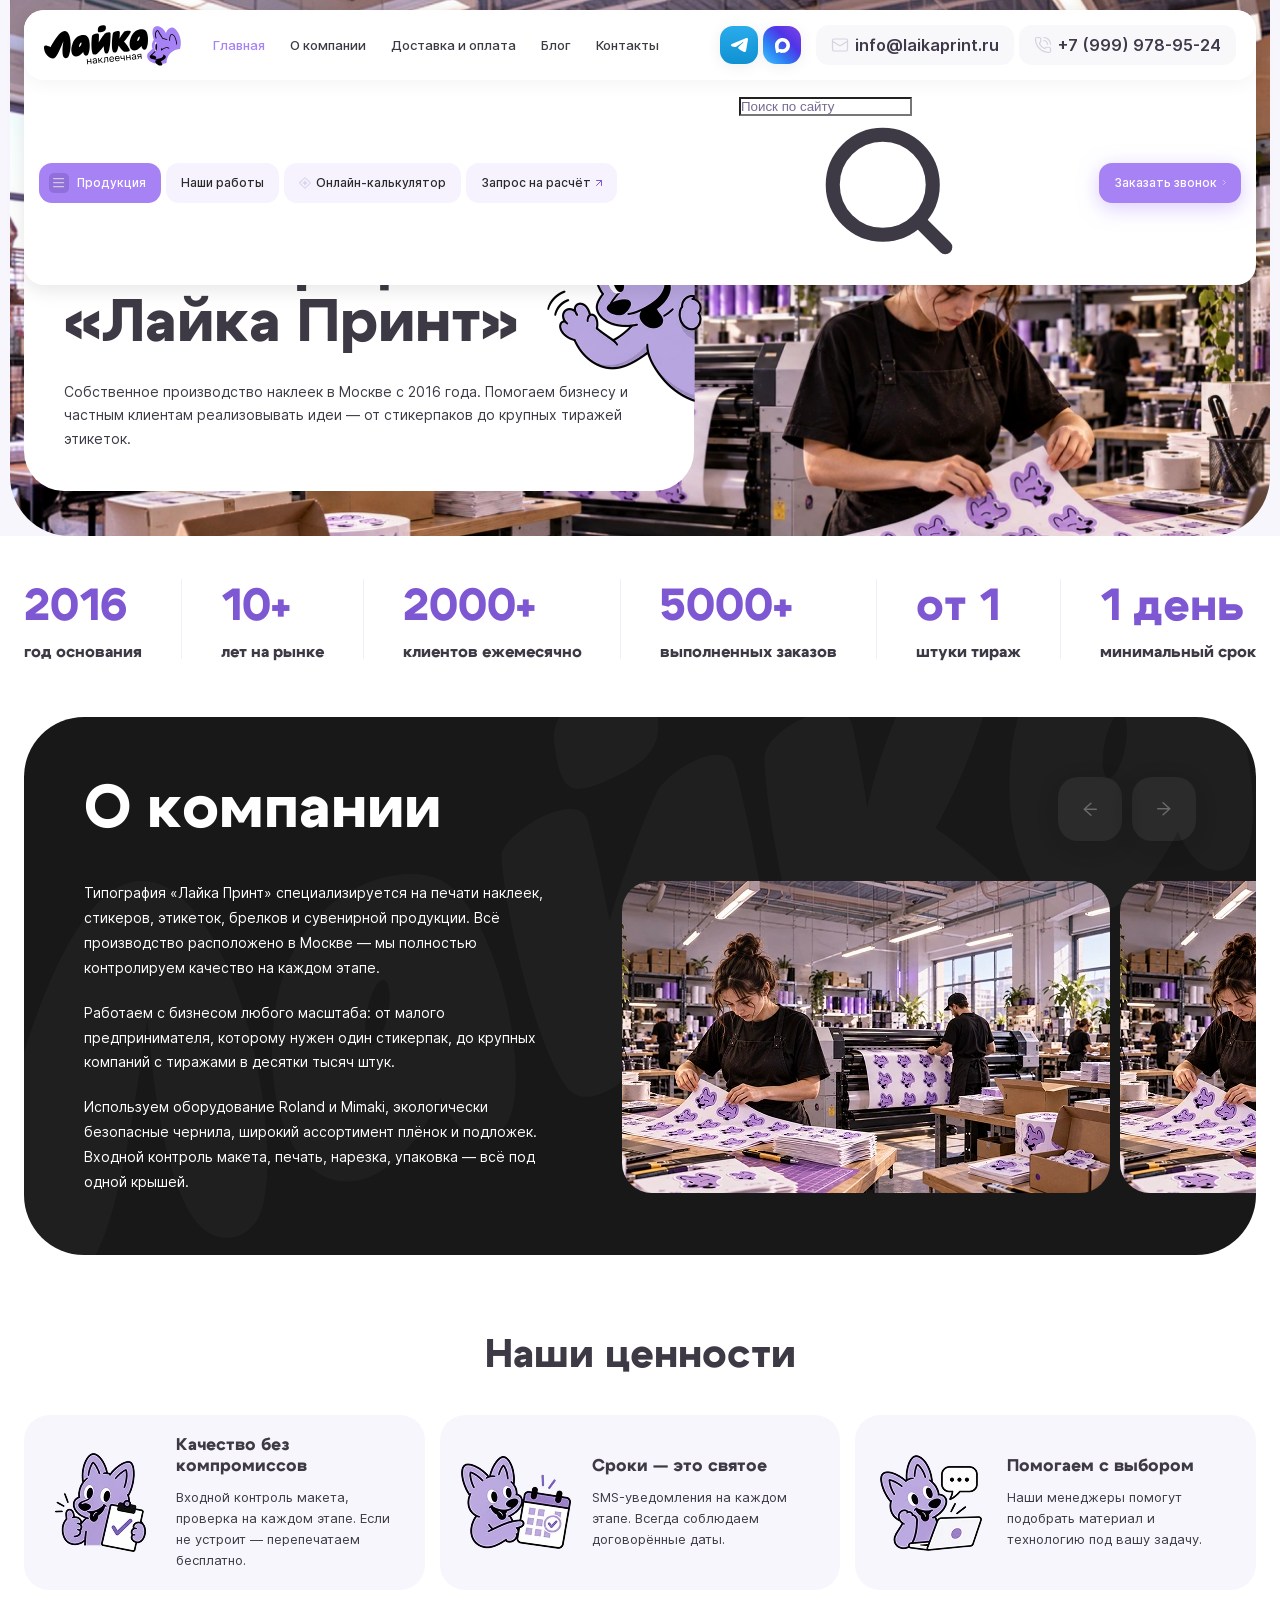
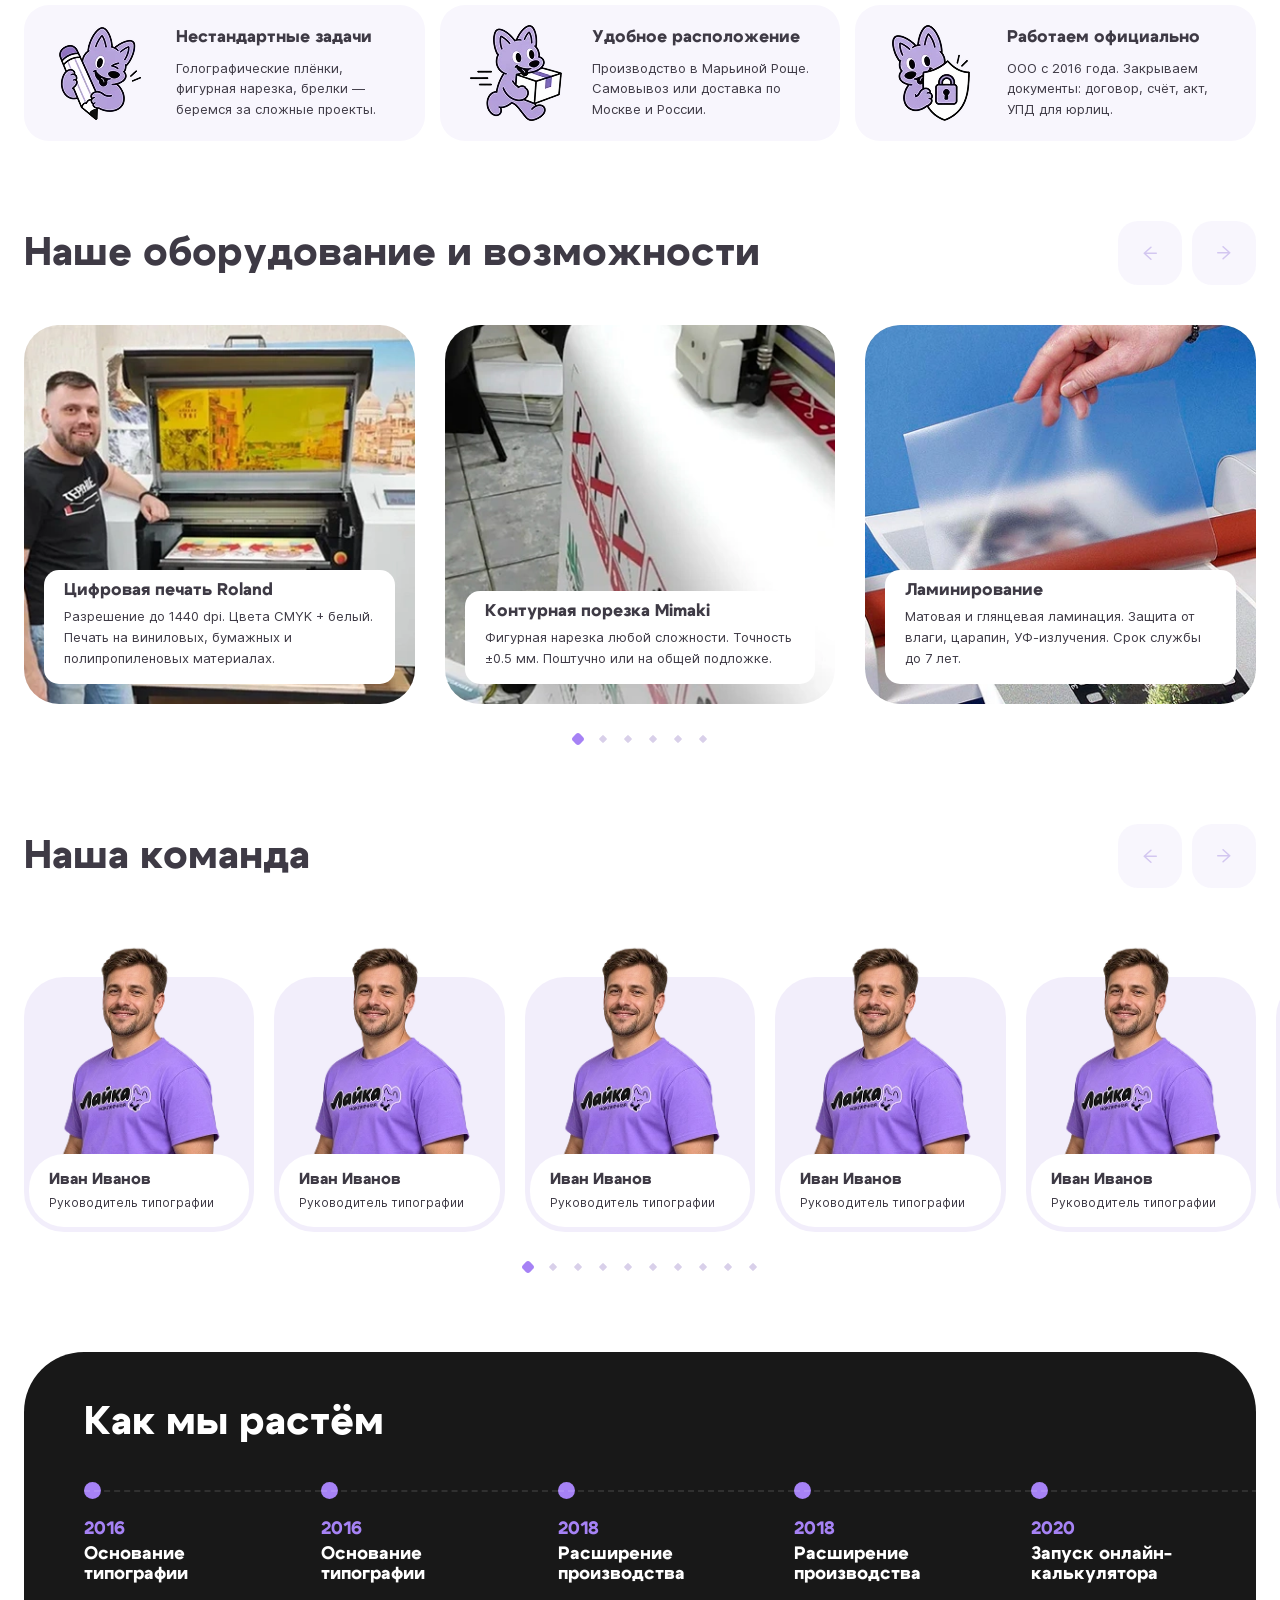
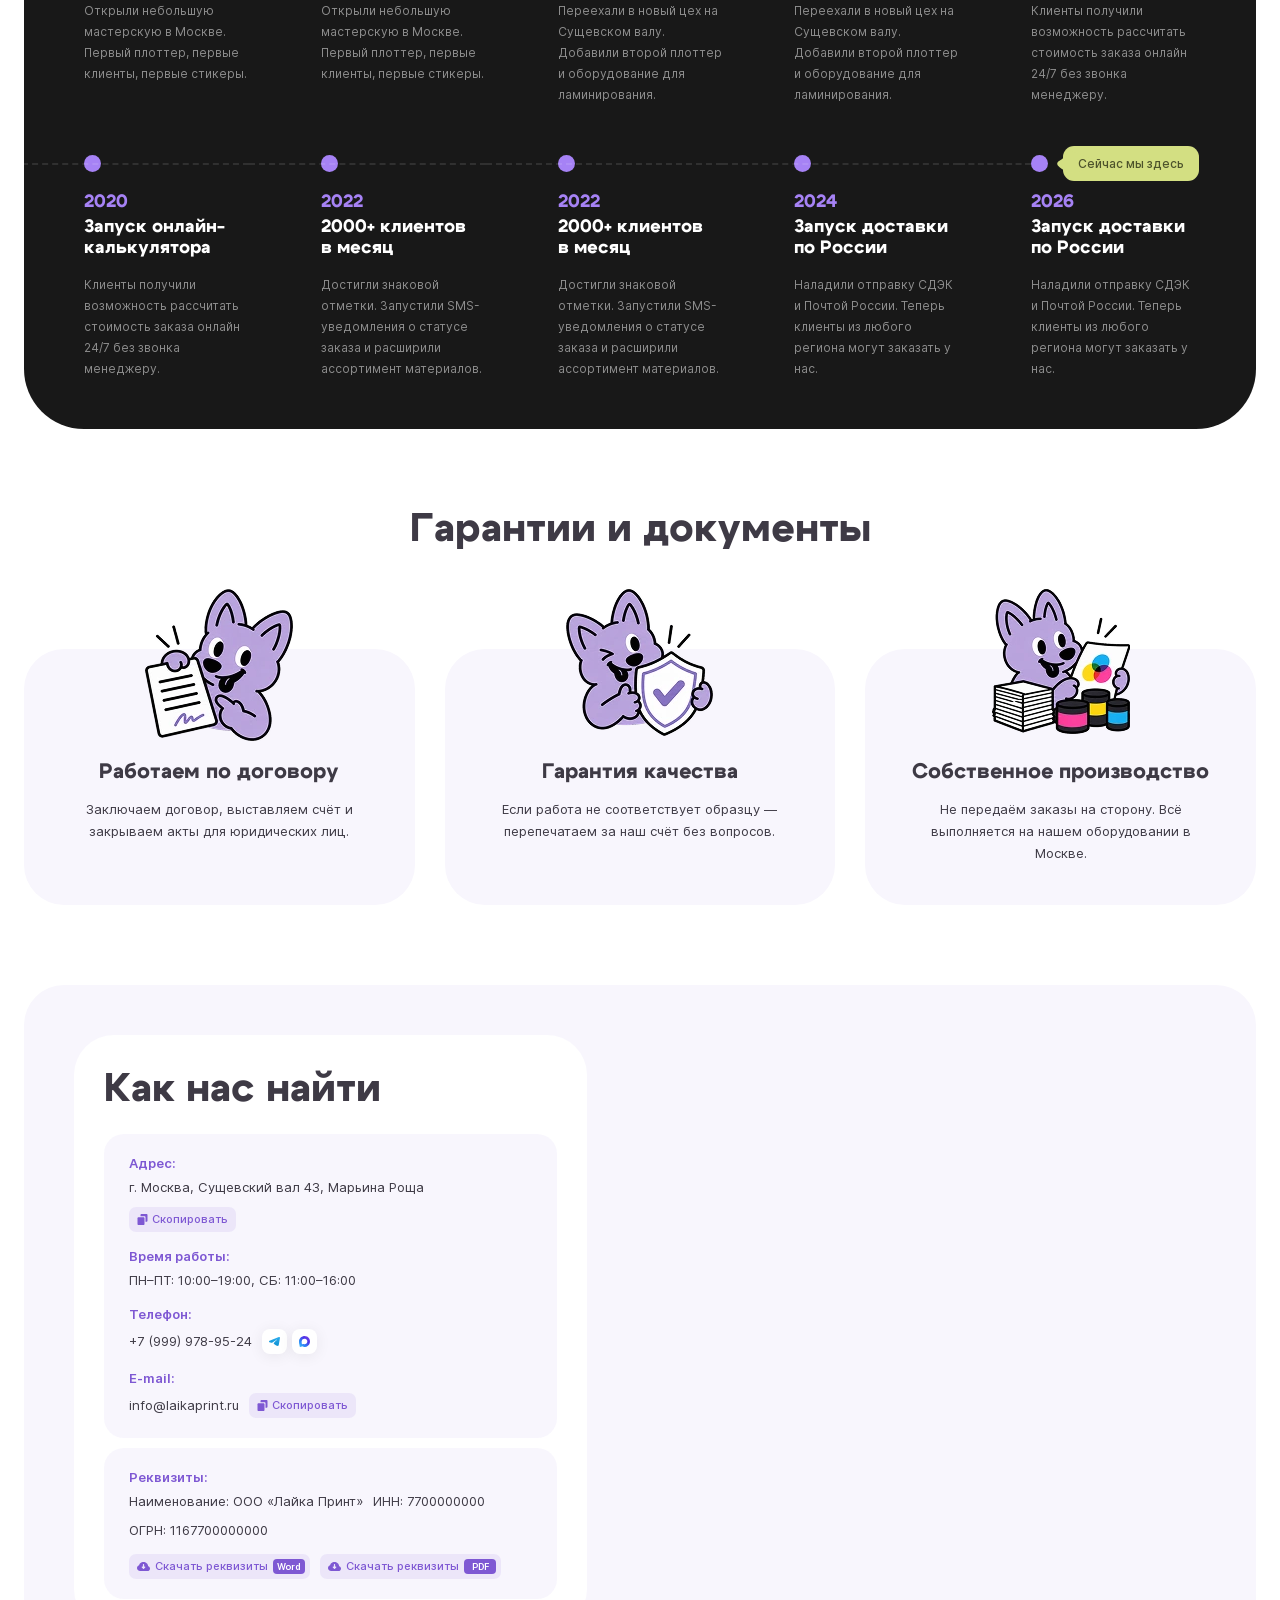
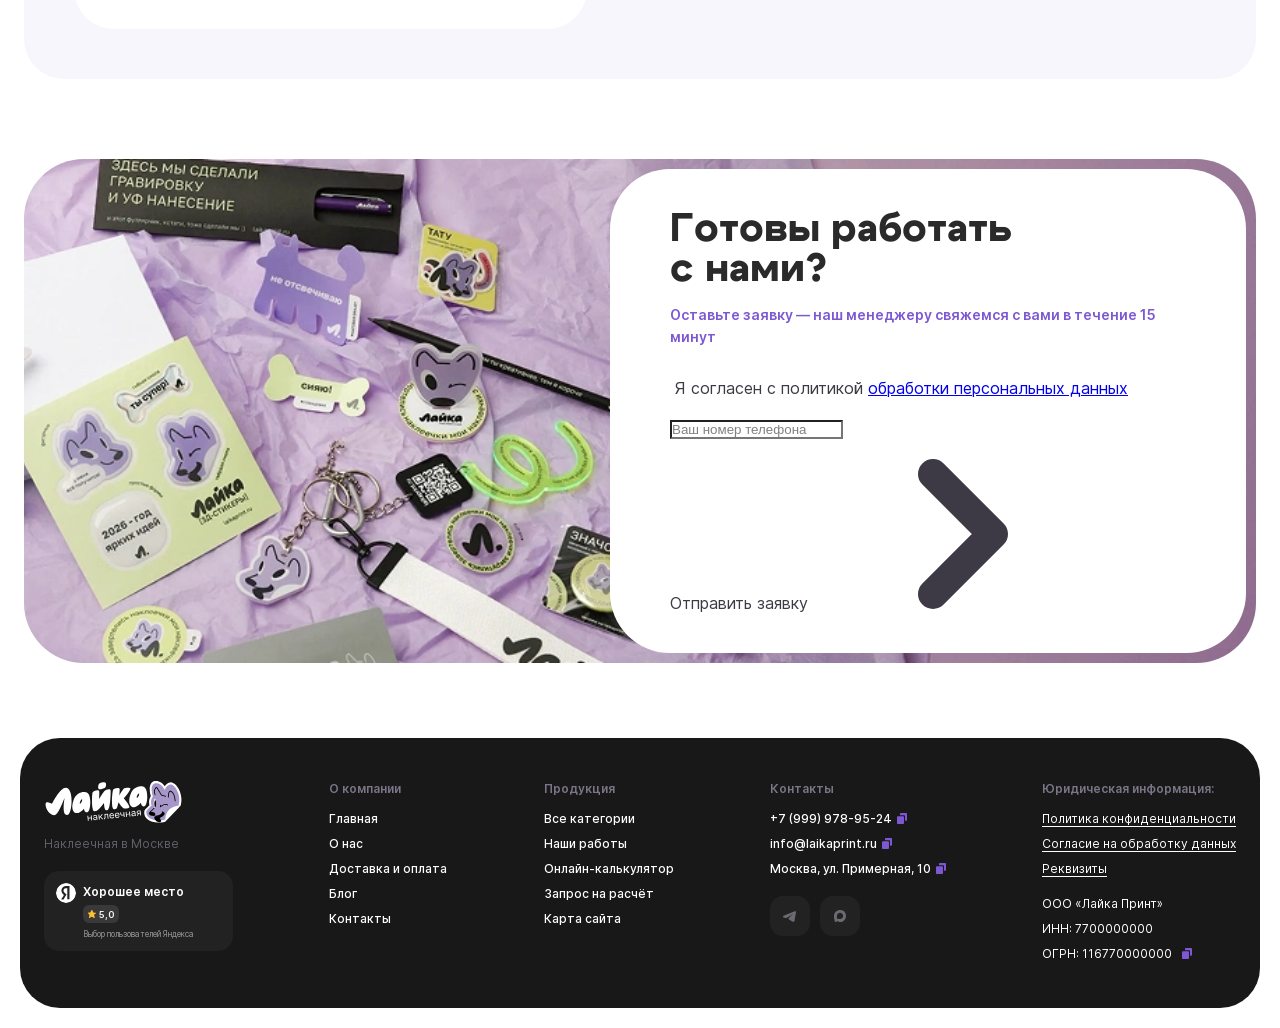
<file: about.html>
<!DOCTYPE html>
<html lang="ru">
	<head>
		<meta http-equiv="Content-Type" content="text/html; charset=utf-8">

		<!-- Adapting the page for mobile devices -->
		<meta name="viewport" content="width=device-width, initial-scale=1, maximum-scale=1">

		<!-- Prohibition of phone number recognition -->
		<meta name="format-detection" content="telephone=no">
		<meta name="SKYPE_TOOLBAR" content ="SKYPE_TOOLBAR_PARSER_COMPATIBLE">

		<!-- Page title -->
		<title>Заголовок страницы</title>

		<!-- Meta description -->
		<meta name="description" content="">

		<!-- Meta Keywords -->
		<meta name="keywords" content="">

		<!-- Changing the color of the mobile browser panel -->
		<meta name="msapplication-TileColor" content="#6AB12F">
		<meta name="theme-color" content="#6AB12F">

		<!-- Connecting style files -->
		<link rel="stylesheet" href="css/reset.css">
		<link rel="stylesheet" href="css/swiper-bundle.min.css">
		<link rel="stylesheet" href="css/swiper.css">
		<link rel="stylesheet" href="css/fancybox.css">
		<link rel="stylesheet" href="css/styles.css">
		<link rel="stylesheet" href="assets/css/blocks/about_head.css">
		<link rel="stylesheet" href="assets/css/blocks/stats.css">
		<link rel="stylesheet" href="assets/css/blocks/about_info.css">
		<link rel="stylesheet" href="assets/css/blocks/our_values.css">
		<link rel="stylesheet" href="assets/css/blocks/equipment.css">
		<link rel="stylesheet" href="assets/css/blocks/persons.css">
		<link rel="stylesheet" href="assets/css/blocks/history.css">
		<link rel="stylesheet" href="assets/css/blocks/guarantees.css">
		<link rel="stylesheet" href="assets/css/blocks/contacts_info.css">
		<link rel="stylesheet" href="assets/css/blocks/order_form.css">
		<link rel="stylesheet" href="css/fonts.css">
	</head>

	<body>
		<div class="wrap">
			<div class="main">
				<header class="absolute">
					<div class="cont">
						<div class="data">
							<div class="top">
								<a href="/" class="logo">
									<img src="images/logo.svg" alt="">
								</a>

								<nav class="menu">
									<div class="item">
										<a class="active">Главная</a>
									</div>

									<div class="item">
										<a href="/">О компании</a>
									</div>

									<div class="item">
										<a href="/">Доставка и оплата</a>
									</div>

									<div class="item">
										<a href="/">Блог</a>
									</div>

									<div class="item">
										<a href="/">Контакты</a>
									</div>
								</nav>

								<div class="contacts">
									<div class="messengers">
										<a href="/" target="_blank" rel="noopener nofollow" class="tg_link">
											<svg class="icon"><use xlink:href="images/sprite.svg#ic_tg"></use></svg>
										</a>

										<a href="/" target="_blank" rel="noopener nofollow" class="max_link">
											<svg class="icon"><use xlink:href="images/sprite.svg#ic_max"></use></svg>
										</a>
									</div>

									<div class="email">
										<a href="mailto:info@laikaprint.ru">
											<svg class="icon"><use xlink:href="images/sprite.svg#ic_email"></use></svg>

											<span>info@laikaprint.ru</span>
										</a>
									</div>

									<div class="phone">
										<a href="tel:+7 (999) 978-95-24">
											<svg class="icon"><use xlink:href="images/sprite.svg#ic_phone"></use></svg>

											<span>+7 (999) 978-95-24</span>
										</a>
									</div>
								</div>
							</div>

							<div class="bottom">
								<div class="links">
									<div>
										<button class="link primary"  popovertarget="sub_links_modal1" style="anchor-name: --sub-links-modal-btn;">
											<div class="icon_wrap">
												<svg class="icon"><use xlink:href="images/sprite.svg#ic_menu"></use></svg>

												<svg class="icon"><use xlink:href="images/sprite.svg#ic_close"></use></svg>
											</div>

											<span>Продукция</span>
										</button>

										<div class="sub_links tabs_container" style="position-anchor: --sub-links-modal-btn;" id="sub_links_modal1" popover>
											<div class="tabs">
												<button data-content="#sub_links_tab1" data-level="level1" class="btn active">
													<span>Наклейки</span>

													<svg class="icon"><use xlink:href="images/sprite.svg#ic_arr_hor"></use></svg>
												</button>

												<button data-content="#sub_links_tab2" data-level="level1" class="btn">
													<span>Мерч и сувениры</span>

													<svg class="icon"><use xlink:href="images/sprite.svg#ic_arr_hor"></use></svg>
												</button>

												<button data-content="#sub_links_tab3" data-level="level1" class="btn">
													<span>Печать на одежде</span>

													<svg class="icon"><use xlink:href="images/sprite.svg#ic_arr_hor"></use></svg>
												</button>

												<button data-content="#sub_links_tab2" data-level="level1" class="btn">
													<span>Мерч и сувениры</span>

													<svg class="icon"><use xlink:href="images/sprite.svg#ic_arr_hor"></use></svg>
												</button>

												<button data-content="#sub_links_tab3" data-level="level1" class="btn">
													<span>Печать на одежде</span>

													<svg class="icon"><use xlink:href="images/sprite.svg#ic_arr_hor"></use></svg>
												</button>

												<button data-content="#sub_links_tab2" data-level="level1" class="btn">
													<span>Мерч и сувениры</span>

													<svg class="icon"><use xlink:href="images/sprite.svg#ic_arr_hor"></use></svg>
												</button>

												<button data-content="#sub_links_tab3" data-level="level1" class="btn">
													<span>Печать на одежде</span>

													<svg class="icon"><use xlink:href="images/sprite.svg#ic_arr_hor"></use></svg>
												</button>

												<button data-content="#sub_links_tab2" data-level="level1" class="btn">
													<span>Мерч и сувениры</span>

													<svg class="icon"><use xlink:href="images/sprite.svg#ic_arr_hor"></use></svg>
												</button>

												<button data-content="#sub_links_tab3" data-level="level1" class="btn">
													<span>Печать на одежде</span>

													<svg class="icon"><use xlink:href="images/sprite.svg#ic_arr_hor"></use></svg>
												</button>
											</div>

											<div class="tab_content level1 active" id="sub_links_tab1">
												<div class="block_head row">
													<div class="title size_s">Наклейки</div>

													<a href="/" class="all_link">
														<span>Все наклейки</span>

														<svg class="icon"><use xlink:href="images/sprite.svg#ic_arr_hor"></use></svg>
													</a>
												</div>

												<div class="grid">
													<div class="main_col">
														<div class="catalog">
															<div class="grid_row">
																<a href="/" class="category">
																	<picture class="thumb">
																		<img src="images/tmp/category_thumb1.webp" alt="" loading="lazy" class="cover">
																	</picture>

																	<div class="info">
																		<div class="name">Виниловые наклейки</div>

																		<div class="price">от 250 ₽</div>
																	</div>
																</a>

																<a href="/" class="category">
																	<picture class="thumb">
																		<img src="images/tmp/category_thumb2.webp" alt="" loading="lazy" class="cover">
																	</picture>

																	<div class="info">
																		<div class="name">Объемные 3D-наклейки со смолой</div>

																		<div class="price">от 250 ₽</div>
																	</div>
																</a>

																<a href="/" class="category">
																	<picture class="thumb">
																		<img src="images/tmp/category_thumb3.webp" alt="" loading="lazy" class="cover">
																	</picture>

																	<div class="info">
																		<div class="name">Голографические</div>

																		<div class="price">от 250 ₽</div>
																	</div>
																</a>

																<a href="/" class="category">
																	<picture class="thumb">
																		<img src="images/tmp/category_thumb4.webp" alt="" loading="lazy" class="cover">
																	</picture>

																	<div class="info">
																		<div class="name">Прозрачные</div>

																		<div class="price">от 250 ₽</div>
																	</div>
																</a>

																<a href="/" class="category">
																	<picture class="thumb">
																		<img src="images/tmp/category_thumb5.webp" alt="" loading="lazy" class="cover">
																	</picture>

																	<div class="info">
																		<div class="name">УФ-ДТФ наклейки</div>

																		<div class="price">от 250 ₽</div>
																	</div>
																</a>

																<a href="/" class="category">
																	<picture class="thumb">
																		<img src="images/tmp/category_thumb6.webp" alt="" loading="lazy" class="cover">
																	</picture>

																	<div class="info">
																		<div class="name">Наклейки с логотипом</div>

																		<div class="price">от 250 ₽</div>
																	</div>
																</a>
															</div>
														</div>

														<div class="sub_links_links">
															<div>
																<div class="title">По материалу:</div>

																<div class="items">
																	<div><a href="/">Виниловые</a></div>

																	<div><a href="/">Бумажные</a></div>

																	<div><a href="/">Ламинированные</a></div>

																	<div><a href="/">Прозрачные</a></div>

																	<div><a href="/">Голографические</a></div>

																	<div><a href="/">Светоотражающие</a></div>
																</div>
															</div>

															<div>
																<div class="title">По материалу:</div>

																<div class="items">
																	<div><a href="/">УФ-печать</a></div>

																	<div><a href="/">УФ-ДТФ</a></div>

																	<div><a href="/">Объёмные со смолой</a></div>

																	<div><a href="/">Объёмные стикерпаки</a></div>

																	<div><a href="/">Флексопечать</a></div>
																</div>
															</div>

															<div>
																<div class="title">Форма и резка:</div>

																<div class="items">
																	<div><a href="/">С контурной резкой</a></div>

																	<div><a href="/">Круглые</a></div>

																	<div><a href="/">Овальные</a></div>

																	<div><a href="/">Квадратные</a></div>
																</div>
															</div>

															<div>
																<div class="title">Форма и резка:</div>

																<div class="items">
																	<div><a href="/">Стикеры</a></div>

																	<div><a href="/">Этикетки</a></div>

																	<div><a href="/">Наклейки в рулоне</a></div>

																	<div><a href="/">На стекло и окна</a></div>

																	<div><a href="/">Для маркетплейсов и упаковки</a></div>
																</div>
															</div>
														</div>
													</div>

													<form action="" class="form">
														<picture class="image">
															<img src="images/sub_links_form_img.webp" alt="" loading="lazy">
														</picture>

														<div class="title">Не знаете, какой материал?</div>

														<div class="desc">Пришлите идею,<br> подберём за 15 минут</div>

														<div class="line">
															<div class="field">
																<input type="text" name="" value="" class="input" placeholder="Telegram или телефон">
															</div>
														</div>

														<div class="line">
															<div class="field">
																<input type="text" name="" value="" class="input" placeholder="Что хотите напечатать?">
															</div>
														</div>

														<div class="line agree">
															<div class="field">
																<label class="checkbox">
																	<input type="checkbox" name="agree">

																	<span class="check"></span>

																	<span>Я согласен с политикой <a href="/" target="_blank">обработки персональных данных</a></span>
																</label>
															</div>
														</div>

														<div class="submit">
															<button type="submit" class="submit_btn">
																<span>Отправить заявку</span>

																<span class="icon">
																	<svg><use xlink:href="images/sprite.svg#ic_arr_hor"></use></svg>
																</span>
															</button>
														</div>
													</form>
												</div>
											</div>

											<div class="tab_content level1" id="sub_links_tab2">

											</div>

											<div class="tab_content level1" id="sub_links_tab3">

											</div>
										</div>
									</div>

									<div><a href="/" class="link">
										<span>Наши работы</span>
									</a></div>

									<div><a href="/" class="link">
										<svg class="icon"><use xlink:href="images/sprite.svg#ic_calc"></use></svg>

										<span>Онлайн-калькулятор</span>
									</a></div>

									<div><a href="/" class="link">
										<span>Запрос на расчёт</span>

										<svg class="arrow"><use xlink:href="images/sprite.svg#ic_arrow_diagonal"></use></svg>
									</a></div>
								</div>

								<form action="" class="search">
									<input type="text" name="" value="" class="input" placeholder="Поиск по сайту">

									<button type="submit" class="submit_btn">
										<svg class="icon"><use xlink:href="images/sprite.svg#ic_search"></use></svg>
									</button>
								</form>

								<button class="callback_btn" data-open-modal data-modal="callback_modal">
									<span>Заказать звонок</span>

									<svg class="icon"><use xlink:href="images/sprite.svg#ic_arr_hor"></use></svg>
								</button>
							</div>
						</div>
					</div>
				</header>


				<section class="mob_header mob_header_top">
					<div class="cont">
						<a href="/" class="logo">
							<img src="images/logo.svg" alt="">
						</a>

						<a href="tel:+7 (999) 978-95-24" class="phone_link">
							<svg class="icon"><use xlink:href="images/sprite.svg#ic_phone"></use></svg>
						</a>

						<div class="messengers">
							<a href="/" target="_blank" rel="noopener nofollow" class="tg_link">
								<svg class="icon"><use xlink:href="images/sprite.svg#ic_tg"></use></svg>
							</a>

							<a href="/" target="_blank" rel="noopener nofollow" class="max_link">
								<svg class="icon"><use xlink:href="images/sprite.svg#ic_max"></use></svg>
							</a>
						</div>

						<button class="mob_menu_btn">
							<svg class="icon"><use xlink:href="images/sprite.svg#ic_menu"></use></svg>
						</button>
					</div>
				</section>


				<section class="mob_header mob_header_bottom">
					<div class="cont">
						<div class="location">
							<svg class="icon"><use xlink:href="images/sprite.svg#ic_location"></use></svg>

							<div>
								<div class="address">Москва, ул. Кожевническая, 7</div>
								<div>м. Павелецкая, с 10:00 до 19:00</div>
							</div>
						</div>

						<button class="order_btn" data-open-modal data-modal="callback_modal">
							<span>Заказать звонок</span>

							<svg class="icon"><use xlink:href="images/sprite.svg#ic_arr_hor"></use></svg>
						</button>
					</div>
				</section>


				<section class="mob_menu">
					<div class="sticky">
						<form action="" class="search">
							<input type="text" name="" value="" class="input" placeholder="Поиск по сайту">

							<button type="submit" class="submit_btn">
								<svg class="icon"><use xlink:href="images/sprite.svg#ic_search"></use></svg>
							</button>
						</form>

						<button class="close_btn">
							<svg class="icon"><use xlink:href="images/sprite.svg#ic_close"></use></svg>
						</button>
					</div>

					<div class="scroll">
						<button class="catalog_btn">
							<div class="icon">
								<svg><use xlink:href="images/sprite.svg#ic_menu"></use></svg>
							</div>

							<span>
								<span>Каталог</span>
								<small>Наша продукция, что мы делаем</small>
							</span>

							<svg class="arr"><use xlink:href="images/sprite.svg#ic_arr_hor"></use></svg>
						</button>

						<div class="menu">
							<div><a href="/">
								<span>Наши работы</span>

								<svg class="arr"><use xlink:href="images/sprite.svg#ic_arr_hor"></use></svg>
							</a></div>

							<div><a href="/">
								<span>Онлайн-калькулятор</span>

								<svg class="arr"><use xlink:href="images/sprite.svg#ic_arr_hor"></use></svg>
							</a></div>

							<div><button>
								<span>Запрос на расчёт</span>

								<svg class="arr"><use xlink:href="images/sprite.svg#ic_arr_hor"></use></svg>
							</button></div>

							<div class="divider"></div>

							<div><a href="/">
								<span>Главная</span>

								<svg class="arr"><use xlink:href="images/sprite.svg#ic_arr_hor"></use></svg>
							</a></div>

							<div><a href="/">
								<span>О компании</span>

								<svg class="arr"><use xlink:href="images/sprite.svg#ic_arr_hor"></use></svg>
							</a></div>

							<div><a href="/">
								<span>Контакты</span>

								<svg class="arr"><use xlink:href="images/sprite.svg#ic_arr_hor"></use></svg>
							</a></div>

							<div><a href="/">
								<span>Доставка и оплата</span>

								<svg class="arr"><use xlink:href="images/sprite.svg#ic_arr_hor"></use></svg>
							</a></div>

							<div><a href="/">
								<span>Блог</span>

								<svg class="arr"><use xlink:href="images/sprite.svg#ic_arr_hor"></use></svg>
							</a></div>
						</div>

						<div class="contacts">
							<div class="phone">
								<a href="tel:+7 (999) 978-95-24">
									<svg class="icon"><use xlink:href="images/sprite.svg#ic_phone2"></use></svg>

									<span>+7 (999) 978-95-24</span>

									<svg class="arr"><use xlink:href="images/sprite.svg#ic_arr_hor"></use></svg>
								</a>
							</div>

							<div class="email">
								<a href="mailto:info@laikaprint.ru">
									<svg class="icon"><use xlink:href="images/sprite.svg#ic_email2"></use></svg>

									<span>info@laikaprint.ru</span>

									<svg class="arr"><use xlink:href="images/sprite.svg#ic_arr_hor"></use></svg>
								</a>
							</div>

							<div class="location">
								<svg class="icon"><use xlink:href="images/sprite.svg#ic_location"></use></svg>

								<div>
									<span class="address">Москва, ул. Кожевническая, 7</span>

									<span>м. Павелецкая, с 10:00 до 19:00</span>
								</div>
							</div>

							<button class="btn">
								<span>Рассчитать заказ</span>

								<span class="icon">
									<svg><use xlink:href="images/sprite.svg#ic_arr_hor"></use></svg>
								</span>
							</button>
						</div>
					</div>

					<div class="catalog_inner">
						<button class="back_btn">
							<span class="icon">
								<svg><use xlink:href="images/sprite.svg#ic_arrow_hor"></use></svg>
							</span>

							<span>Вернуться назад</span>
						</button>

						<div class="items">
							<div>
								<a href="#" class="btn">
									<picture class="icon">
										<img src="images/tmp/ic_catalog_inner1.svg" alt="" loading="lazy">
									</picture>

									<span>
										<span>Наклейки</span>
										<small>Смотреть раздел</small>
									</span>

									<svg class="arr"><use xlink:href="images/sprite.svg#ic_arr_hor"></use></svg>
								</a>

								<div class="sub">
									<button class="back_btn">
										<span class="icon">
											<svg><use xlink:href="images/sprite.svg#ic_arrow_hor"></use></svg>
										</span>

										<span>Вернуться назад</span>
									</button>

									<div class="title">Наклейки</div>

									<div class="grid_row">
										<a href="/" class="category">
											<picture class="thumb">
												<img src="images/tmp/category_thumb1.webp" alt="" loading="lazy" class="cover">
											</picture>

											<div class="info">
												<div class="name">Виниловые наклейки</div>
											</div>
										</a>

										<a href="/" class="category">
											<picture class="thumb">
												<img src="images/tmp/category_thumb2.webp" alt="" loading="lazy" class="cover">
											</picture>

											<div class="info">
												<div class="name">Объемные 3D-наклейки со смолой</div>
											</div>
										</a>

										<a href="/" class="category">
											<picture class="thumb">
												<img src="images/tmp/category_thumb3.webp" alt="" loading="lazy" class="cover">
											</picture>

											<div class="info">
												<div class="name">Голографические</div>
											</div>
										</a>

										<a href="/" class="category">
											<picture class="thumb">
												<img src="images/tmp/category_thumb4.webp" alt="" loading="lazy" class="cover">
											</picture>

											<div class="info">
												<div class="name">Прозрачные</div>
											</div>
										</a>

										<a href="/" class="category">
											<picture class="thumb">
												<img src="images/tmp/category_thumb5.webp" alt="" loading="lazy" class="cover">
											</picture>

											<div class="info">
												<div class="name">УФ-ДТФ наклейки</div>
											</div>
										</a>

										<a href="/" class="category">
											<picture class="thumb">
												<img src="images/tmp/category_thumb6.webp" alt="" loading="lazy" class="cover">
											</picture>

											<div class="info">
												<div class="name">Наклейки с логотипом</div>
											</div>
										</a>
									</div>

									<div class="section">
										<div class="name">По материалу:</div>

										<div class="items">
											<div><a href="/">
												<span>Виниловые</span>

												<svg class="arr"><use xlink:href="images/sprite.svg#ic_arr_hor"></use></svg>
											</a></div>

											<div><a href="/">
												<span>Прозрачные</span>

												<svg class="arr"><use xlink:href="images/sprite.svg#ic_arr_hor"></use></svg>
											</a></div>

											<div><a href="/">
												<span>Бумажные</span>

												<svg class="arr"><use xlink:href="images/sprite.svg#ic_arr_hor"></use></svg>
											</a></div>

											<div><a href="/">
												<span>Голографические</span>

												<svg class="arr"><use xlink:href="images/sprite.svg#ic_arr_hor"></use></svg>
											</a></div>

											<div><a href="/">
												<span>Ламинированные</span>

												<svg class="arr"><use xlink:href="images/sprite.svg#ic_arr_hor"></use></svg>
											</a></div>

											<div><a href="/">
												<span>Светоотражающие</span>

												<svg class="arr"><use xlink:href="images/sprite.svg#ic_arr_hor"></use></svg>
											</a></div>
										</div>
									</div>

									<div class="section">
										<div class="name">По материалу:</div>

										<div class="items">
											<div><a href="/">
												<span>Виниловые</span>

												<svg class="arr"><use xlink:href="images/sprite.svg#ic_arr_hor"></use></svg>
											</a></div>

											<div><a href="/">
												<span>Прозрачные</span>

												<svg class="arr"><use xlink:href="images/sprite.svg#ic_arr_hor"></use></svg>
											</a></div>

											<div><a href="/">
												<span>Бумажные</span>

												<svg class="arr"><use xlink:href="images/sprite.svg#ic_arr_hor"></use></svg>
											</a></div>

											<div><a href="/">
												<span>Голографические</span>

												<svg class="arr"><use xlink:href="images/sprite.svg#ic_arr_hor"></use></svg>
											</a></div>

											<div><a href="/">
												<span>Ламинированные</span>

												<svg class="arr"><use xlink:href="images/sprite.svg#ic_arr_hor"></use></svg>
											</a></div>

											<div><a href="/">
												<span>Светоотражающие</span>

												<svg class="arr"><use xlink:href="images/sprite.svg#ic_arr_hor"></use></svg>
											</a></div>
										</div>
									</div>

									<div class="section">
										<div class="name">По материалу:</div>

										<div class="items">
											<div><a href="/">
												<span>Виниловые</span>

												<svg class="arr"><use xlink:href="images/sprite.svg#ic_arr_hor"></use></svg>
											</a></div>

											<div><a href="/">
												<span>Прозрачные</span>

												<svg class="arr"><use xlink:href="images/sprite.svg#ic_arr_hor"></use></svg>
											</a></div>

											<div><a href="/">
												<span>Бумажные</span>

												<svg class="arr"><use xlink:href="images/sprite.svg#ic_arr_hor"></use></svg>
											</a></div>

											<div><a href="/">
												<span>Голографические</span>

												<svg class="arr"><use xlink:href="images/sprite.svg#ic_arr_hor"></use></svg>
											</a></div>

											<div><a href="/">
												<span>Ламинированные</span>

												<svg class="arr"><use xlink:href="images/sprite.svg#ic_arr_hor"></use></svg>
											</a></div>

											<div><a href="/">
												<span>Светоотражающие</span>

												<svg class="arr"><use xlink:href="images/sprite.svg#ic_arr_hor"></use></svg>
											</a></div>
										</div>
									</div>
								</div>
							</div>

							<div>
								<a href="#" class="btn">
									<picture class="icon">
										<img src="images/tmp/ic_catalog_inner2.svg" alt="" loading="lazy">
									</picture>

									<span>
										<span>Визитки</span>
										<small>Смотреть раздел</small>
									</span>

									<svg class="arr"><use xlink:href="images/sprite.svg#ic_arr_hor"></use></svg>
								</a>
							</div>

							<div>
								<a href="#" class="btn">
									<picture class="icon">
										<img src="images/tmp/ic_catalog_inner3.svg" alt="" loading="lazy">
									</picture>

									<span>
										<span>Полиграфия</span>
										<small>Смотреть раздел</small>
									</span>

									<svg class="arr"><use xlink:href="images/sprite.svg#ic_arr_hor"></use></svg>
								</a>
							</div>

							<div>
								<a href="#" class="btn">
									<picture class="icon">
										<img src="images/tmp/ic_catalog_inner4.svg" alt="" loading="lazy">
									</picture>

									<span>
										<span>Коробка</span>
										<small>Смотреть раздел</small>
									</span>

									<svg class="arr"><use xlink:href="images/sprite.svg#ic_arr_hor"></use></svg>
								</a>
							</div>
						</div>
					</div>
				</section>


				<section class="about_head">
					<div class="cont">
						<div class="breadcrumbs">
							<a href="/">Главная страница</a>

							<span class="sep">/</span>

							<span class="current">Печать наклеек</span>
						</div>

						<div class="data">
							<div class="title">О типографии<br> «Лайка Принт»</div>

							<div class="desc">
								<p>Собственное производство наклеек в Москве с 2016 года. Помогаем бизнесу и частным клиентам реализовывать идеи — от стикерпаков до крупных тиражей этикеток.</p>
							</div>

							<picture class="image">
								<img src="images/about_head_img.webp" alt="" loading="lazy" class="cover">
							</picture>
						</div>
					</div>

					<picture class="bg">
						<source media="(max-width: 1023px)" srcset="images/tmp/bg_about_head_mob.webp">

						<img src="images/tmp/bg_about_head.webp" alt="" fetchpriority="high" class="cover">
					</picture>
				</section>


				<section class="stats">
					<div class="cont">
						<div class="row">
							<div class="item">
								<div class="val">2016</div>

								<div class="desc">год<br> основания</div>
							</div>

							<div class="sep"></div>

							<div class="item">
								<div class="val">10+</div>

								<div class="desc">лет<br> на рынке</div>
							</div>

							<div class="sep"></div>

							<div class="item">
								<div class="val">2000+</div>

								<div class="desc">клиентов<br> ежемесячно</div>
							</div>

							<div class="sep"></div>

							<div class="item">
								<div class="val">5000+</div>

								<div class="desc">выполненных<br> заказов</div>
							</div>

							<div class="sep"></div>

							<div class="item">
								<div class="val">от 1</div>

								<div class="desc">штуки<br> тираж</div>
							</div>

							<div class="sep"></div>

							<div class="item">
								<div class="val">1 день</div>

								<div class="desc">минимальный<br> срок</div>
							</div>
						</div>
					</div>
				</section>


				<section class="about_info block">
					<div class="cont">
						<div class="data">
							<div class="block_head row">
								<div class="title size_l">О компании</div>

								<div class="swiper-controls">
									<button class="swiper-button-prev">
										<svg class="icon"><use xlink:href="images/sprite.svg#ic_arrow_hor"></use></svg>
									</button>

									<button class="swiper-button-next">
										<svg class="icon"><use xlink:href="images/sprite.svg#ic_arrow_hor"></use></svg>
									</button>
								</div>
							</div>

							<div class="grid">
								<div class="text_block">
									<p>Типография «Лайка Принт» специализируется на печати наклеек, стикеров, этикеток, брелков и сувенирной продукции. Всё производство расположено в Москве — мы полностью контролируем качество на каждом этапе.</p>

									<p>Работаем с бизнесом любого масштаба: от малого предпринимателя, которому нужен один стикерпак, до крупных компаний с тиражами в десятки тысяч штук.</p>

									<p>Используем оборудование Roland и Mimaki, экологически безопасные чернила, широкий ассортимент плёнок и подложек. Входной контроль макета, печать, нарезка, упаковка — всё под одной крышей.</p>
								</div>

								<div class="swiper">
									<div class="swiper-wrapper">
										<div class="swiper-slide">
											<picture class="thumb">
												<img src="images/tmp/about_info_img.webp" alt="" loading="lazy" class="cover">
											</picture>
										</div>

										<div class="swiper-slide">
											<picture class="thumb">
												<img src="images/tmp/about_info_img.webp" alt="" loading="lazy" class="cover">
											</picture>
										</div>

										<div class="swiper-slide">
											<picture class="thumb">
												<img src="images/tmp/about_info_img.webp" alt="" loading="lazy" class="cover">
											</picture>
										</div>
									</div>

									<div class="swiper-pagination"></div>
								</div>
							</div>

							<picture class="bg">
								<img src="images/bg_about_info.svg" alt="" loading="lazy">
							</picture>
						</div>
					</div>
				</section>


				<section class="our_values block">
					<div class="cont">
						<div class="block_head center">
							<div class="title">Наши ценности</div>
						</div>

						<div class="grid_row">
							<div class="item">
								<picture class="icon">
									<img src="images/ic_our_values1.webp" alt="" loading="lazy">
								</picture>

								<div>
									<div class="name">Качество без компромиссов</div>

									<div class="desc">
										<p>Входной контроль макета, проверка на каждом этапе.  Если не устроит — перепечатаем бесплатно.</p>
									</div>
								</div>
							</div>

							<div class="item">
								<picture class="icon">
									<img src="images/ic_our_values2.webp" alt="" loading="lazy">
								</picture>

								<div>
									<div class="name">Сроки — это святое</div>

									<div class="desc">
										<p>SMS-уведомления на каждом этапе. Всегда соблюдаем договорённые даты.</p>
									</div>
								</div>
							</div>

							<div class="item">
								<picture class="icon">
									<img src="images/ic_our_values3.webp" alt="" loading="lazy">
								</picture>

								<div>
									<div class="name">Помогаем с выбором</div>

									<div class="desc">
										<p>Наши менеджеры помогут подобрать материал и технологию под вашу задачу.</p>
									</div>
								</div>
							</div>

							<div class="item">
								<picture class="icon">
									<img src="images/ic_our_values4.webp" alt="" loading="lazy">
								</picture>

								<div>
									<div class="name">Нестандартные задачи</div>

									<div class="desc">
										<p>Голографические плёнки, фигурная нарезка, брелки — беремся за сложные проекты.</p>
									</div>
								</div>
							</div>

							<div class="item">
								<picture class="icon">
									<img src="images/ic_our_values5.webp" alt="" loading="lazy">
								</picture>

								<div>
									<div class="name">Удобное расположение</div>

									<div class="desc">
										<p>Производство в Марьиной Роще. Самовывоз или доставка по Москве и России.</p>
									</div>
								</div>
							</div>

							<div class="item">
								<picture class="icon">
									<img src="images/ic_our_values6.webp" alt="" loading="lazy">
								</picture>

								<div>
									<div class="name">Работаем официально</div>

									<div class="desc">
										<p>ООО с 2016 года. Закрываем документы: договор, счёт, акт, УПД для юрлиц.</p>
									</div>
								</div>
							</div>
						</div>
					</div>
				</section>


				<section class="equipment block">
					<div class="cont">
						<div class="block_head row">
							<div class="title">Наше оборудование и возможности</div>

							<div class="swiper-controls">
								<button class="swiper-button-prev">
									<svg class="icon"><use xlink:href="images/sprite.svg#ic_arrow_hor"></use></svg>
								</button>

								<button class="swiper-button-next">
									<svg class="icon"><use xlink:href="images/sprite.svg#ic_arrow_hor"></use></svg>
								</button>
							</div>
						</div>

						<div class="swiper">
							<div class="swiper-wrapper">
								<div class="swiper-slide">
									<div class="item">
										<picture class="thumb">
											<img src="images/tmp/equipment_thumb1.webp" alt="" loading="lazy" class="cover">
										</picture>

										<div class="info">
											<div class="name">Цифровая печать Roland</div>

											<div class="desc">
												<p>Разрешение до 1440 dpi. Цвета CMYK + белый. Печать на виниловых, бумажных и полипропиленовых материалах.</p>
											</div>
										</div>
									</div>
								</div>

								<div class="swiper-slide">
									<div class="item">
										<picture class="thumb">
											<img src="images/tmp/equipment_thumb2.webp" alt="" loading="lazy" class="cover">
										</picture>

										<div class="info">
											<div class="name">Контурная порезка Mimaki</div>

											<div class="desc">
												<p>Фигурная нарезка любой сложности. Точность ±0.5 мм. Поштучно или на общей подложке.</p>
											</div>
										</div>
									</div>
								</div>

								<div class="swiper-slide">
									<div class="item">
										<picture class="thumb">
											<img src="images/tmp/equipment_thumb3.webp" alt="" loading="lazy" class="cover">
										</picture>

										<div class="info">
											<div class="name">Ламинирование</div>

											<div class="desc">
												<p>Матовая и глянцевая ламинация. Защита от влаги, царапин, УФ-излучения. Срок службы до 7 лет.</p>
											</div>
										</div>
									</div>
								</div>

								<div class="swiper-slide">
									<div class="item">
										<picture class="thumb">
											<img src="images/tmp/equipment_thumb1.webp" alt="" loading="lazy" class="cover">
										</picture>

										<div class="info">
											<div class="name">Цифровая печать Roland</div>

											<div class="desc">
												<p>Разрешение до 1440 dpi. Цвета CMYK + белый. Печать на виниловых, бумажных и полипропиленовых материалах.</p>
											</div>
										</div>
									</div>
								</div>

								<div class="swiper-slide">
									<div class="item">
										<picture class="thumb">
											<img src="images/tmp/equipment_thumb2.webp" alt="" loading="lazy" class="cover">
										</picture>

										<div class="info">
											<div class="name">Контурная порезка Mimaki</div>

											<div class="desc">
												<p>Фигурная нарезка любой сложности. Точность ±0.5 мм. Поштучно или на общей подложке.</p>
											</div>
										</div>
									</div>
								</div>

								<div class="swiper-slide">
									<div class="item">
										<picture class="thumb">
											<img src="images/tmp/equipment_thumb3.webp" alt="" loading="lazy" class="cover">
										</picture>

										<div class="info">
											<div class="name">Ламинирование</div>

											<div class="desc">
												<p>Матовая и глянцевая ламинация. Защита от влаги, царапин, УФ-излучения. Срок службы до 7 лет.</p>
											</div>
										</div>
									</div>
								</div>
							</div>

							<div class="swiper-pagination"></div>
						</div>
					</div>
				</section>


				<section class="persons block">
					<div class="cont">
						<div class="block_head row">
							<div class="title">Наша команда</div>

							<div class="swiper-controls">
								<button class="swiper-button-prev">
									<svg class="icon"><use xlink:href="images/sprite.svg#ic_arrow_hor"></use></svg>
								</button>

								<button class="swiper-button-next">
									<svg class="icon"><use xlink:href="images/sprite.svg#ic_arrow_hor"></use></svg>
								</button>
							</div>
						</div>

						<div class="swiper">
							<div class="swiper-wrapper">
								<div class="swiper-slide">
									<div class="person">
										<picture class="photo">
											<img src="images/tmp/person_photo.webp" alt="" loading="lazy">
										</picture>

										<div class="info">
											<div class="name">Иван Иванов</div>

											<div class="post">Руководитель типографии</div>
										</div>
									</div>
								</div>

								<div class="swiper-slide">
									<div class="person">
										<picture class="photo">
											<img src="images/tmp/person_photo.webp" alt="" loading="lazy">
										</picture>

										<div class="info">
											<div class="name">Иван Иванов</div>

											<div class="post">Руководитель типографии</div>
										</div>
									</div>
								</div>

								<div class="swiper-slide">
									<div class="person">
										<picture class="photo">
											<img src="images/tmp/person_photo.webp" alt="" loading="lazy">
										</picture>

										<div class="info">
											<div class="name">Иван Иванов</div>

											<div class="post">Руководитель типографии</div>
										</div>
									</div>
								</div>

								<div class="swiper-slide">
									<div class="person">
										<picture class="photo">
											<img src="images/tmp/person_photo.webp" alt="" loading="lazy">
										</picture>

										<div class="info">
											<div class="name">Иван Иванов</div>

											<div class="post">Руководитель типографии</div>
										</div>
									</div>
								</div>

								<div class="swiper-slide">
									<div class="person">
										<picture class="photo">
											<img src="images/tmp/person_photo.webp" alt="" loading="lazy">
										</picture>

										<div class="info">
											<div class="name">Иван Иванов</div>

											<div class="post">Руководитель типографии</div>
										</div>
									</div>
								</div>

								<div class="swiper-slide">
									<div class="person">
										<picture class="photo">
											<img src="images/tmp/person_photo.webp" alt="" loading="lazy">
										</picture>

										<div class="info">
											<div class="name">Иван Иванов</div>

											<div class="post">Руководитель типографии</div>
										</div>
									</div>
								</div>

								<div class="swiper-slide">
									<div class="person">
										<picture class="photo">
											<img src="images/tmp/person_photo.webp" alt="" loading="lazy">
										</picture>

										<div class="info">
											<div class="name">Иван Иванов</div>

											<div class="post">Руководитель типографии</div>
										</div>
									</div>
								</div>

								<div class="swiper-slide">
									<div class="person">
										<picture class="photo">
											<img src="images/tmp/person_photo.webp" alt="" loading="lazy">
										</picture>

										<div class="info">
											<div class="name">Иван Иванов</div>

											<div class="post">Руководитель типографии</div>
										</div>
									</div>
								</div>

								<div class="swiper-slide">
									<div class="person">
										<picture class="photo">
											<img src="images/tmp/person_photo.webp" alt="" loading="lazy">
										</picture>

										<div class="info">
											<div class="name">Иван Иванов</div>

											<div class="post">Руководитель типографии</div>
										</div>
									</div>
								</div>

								<div class="swiper-slide">
									<div class="person">
										<picture class="photo">
											<img src="images/tmp/person_photo.webp" alt="" loading="lazy">
										</picture>

										<div class="info">
											<div class="name">Иван Иванов</div>

											<div class="post">Руководитель типографии</div>
										</div>
									</div>
								</div>
							</div>

							<div class="swiper-pagination"></div>
						</div>
					</div>
				</section>


				<section class="history block">
					<div class="cont">
						<div class="data">
							<div class="block_head">
								<div class="title">Как мы растём</div>

								<div class="swipe">
									<svg class="icon"><use xlink:href="images/sprite.svg#ic_swipe"></use></svg>
								</div>
							</div>

							<div class="grid_row">
								<div class="item">
									<div class="year">2016</div>

									<div class="name">Основание<br> типографии</div>

									<div class="desc">
										<p>Открыли небольшую мастерскую в Москве. Первый плоттер, первые клиенты, первые стикеры.</p>
									</div>
								</div>

								<div class="item">
									<div class="year">2016</div>

									<div class="name">Основание типографии</div>

									<div class="desc">
										<p>Открыли небольшую мастерскую в Москве. Первый плоттер, первые клиенты, первые стикеры.</p>
									</div>
								</div>

								<div class="item">
									<div class="year">2018</div>

									<div class="name">Расширение<br> производства</div>

									<div class="desc">
										<p>Переехали в новый цех на Сущевском валу. Добавили второй плоттер и оборудование для ламинирования.</p>
									</div>
								</div>

								<div class="item">
									<div class="year">2018</div>

									<div class="name">Расширение<br> производства</div>

									<div class="desc">
										<p>Переехали в новый цех на Сущевском валу. Добавили второй плоттер и оборудование для ламинирования.</p>
									</div>
								</div>

								<div class="item">
									<div class="year">2020</div>

									<div class="name">Запуск онлайн-<br>калькулятора</div>

									<div class="desc">
										<p>Клиенты получили возможность рассчитать стоимость заказа онлайн 24/7 без звонка менеджеру.</p>
									</div>
								</div>

								<div class="item">
									<div class="year">2020</div>

									<div class="name">Запуск онлайн-<br>калькулятора</div>

									<div class="desc">
										<p>Клиенты получили возможность рассчитать стоимость заказа онлайн 24/7 без звонка менеджеру.</p>
									</div>
								</div>

								<div class="item">
									<div class="year">2022</div>

									<div class="name">2000+ клиентов<br> в месяц</div>

									<div class="desc">
										<p>Достигли знаковой отметки. Запустили SMS-уведомления о статусе заказа и расширили ассортимент материалов.</p>
									</div>
								</div>

								<div class="item">
									<div class="year">2022</div>

									<div class="name">2000+ клиентов<br> в месяц</div>

									<div class="desc">
										<p>Достигли знаковой отметки. Запустили SMS-уведомления о статусе заказа и расширили ассортимент материалов.</p>
									</div>
								</div>

								<div class="item">
									<div class="year">2024</div>

									<div class="name">Запуск доставки<br> по России</div>

									<div class="desc">
										<p>Наладили отправку СДЭК и Почтой России. Теперь клиенты из любого региона могут заказать у нас.</p>
									</div>
								</div>

								<div class="item">
									<div class="now">Сейчас мы здесь</div>

									<div class="year">2026</div>

									<div class="name">Запуск доставки<br> по России</div>

									<div class="desc">
										<p>Наладили отправку СДЭК и Почтой России. Теперь клиенты из любого региона могут заказать у нас.</p>
									</div>
								</div>
							</div>
						</div>
					</div>
				</section>


				<section class="guarantees block">
					<div class="cont">
						<div class="block_head center">
							<div class="title">Гарантии и документы</div>
						</div>

						<div class="grid_row">
							<div class="item">
								<picture class="icon">
									<img src="images/ic_guarantees1.webp" alt="" loading="lazy">
								</picture>

								<div class="name">Работаем по договору</div>

								<div class="desc">Заключаем договор, выставляем счёт и закрываем акты для юридических лиц.</div>
							</div>

							<div class="item">
								<picture class="icon">
									<img src="images/ic_guarantees2.webp" alt="" loading="lazy">
								</picture>

								<div class="name">Гарантия качества</div>

								<div class="desc">Если работа не соответствует образцу — перепечатаем за наш счёт без вопросов.</div>
							</div>

							<div class="item">
								<picture class="icon">
									<img src="images/ic_guarantees3.webp" alt="" loading="lazy">
								</picture>

								<div class="name">Собственное производство</div>

								<div class="desc">Не передаём заказы на сторону. Всё выполняется на нашем оборудовании в Москве.</div>
							</div>
						</div>
					</div>
				</section>


				<secion class="contacts_info block">
					<div class="cont">
						<div class="data">
							<div class="info">
								<div class="title">Как нас найти</div>

								<div class="section">
									<div class="item">
										<div class="label">Адрес:</div>

										<div class="val">
											<span>г. Москва, Сущевский<br> вал 43, Марьина Роща</span>

											<button class="copy_btn" data-copy="г. Москва, Сущевский вал 43, Марьина Роща">
												<svg class="icon"><use xlink:href="images/sprite.svg#ic_copy"></use></svg>

												<span>Скопировать</span>
											</button>
										</div>
									</div>

									<div class="item">
										<div class="label">Время работы:</div>

										<div class="val">
											<span>ПН–ПТ: 10:00–19:00, СБ: 11:00–16:00</span>
										</div>
									</div>

									<div class="item">
										<div class="label">Телефон:</div>

										<div class="val">
											<a href="tel:+7 (999) 978-95-24">+7 (999) 978-95-24</a>

											<div class="messengers">
												<a href="/" target="_blank" rel="noopener nofollow" class="tg_link">
													<img class="icon" src="images/ic_tg.svg" alt="" loading="lazy">
												</a>

												<a href="/" target="_blank" rel="noopener nofollow" class="max_link">
													<img class="icon" src="images/ic_max.svg" alt="" loading="lazy">
												</a>
											</div>
										</div>
									</div>

									<div class="item">
										<div class="label">E-mail:</div>

										<div class="val">
											<a href="mailto:info@laikaprint.ru">info@laikaprint.ru</a>

											<button class="copy_btn" data-copy="info@laikaprint.ru">
												<svg class="icon"><use xlink:href="images/sprite.svg#ic_copy"></use></svg>

												<span>Скопировать</span>
											</button>
										</div>
									</div>
								</div>

								<div class="section">
									<div class="item">
										<div class="label">Реквизиты:</div>

										<div class="val">
											<div>Наименование: ООО «Лайка Принт»</div>

											<div>ИНН: 7700000000</div>

											<div>ОГРН: 1167700000000</div>
										</div>
									</div>

									<div class="download">
										<div><a href="/" download>
											<svg class="icon"><use xlink:href="images/sprite.svg#ic_download"></use></svg>

											<span>Скачать реквизиты</span>

											<span class="type">Word</span>
										</a></div>

										<div><a href="/" download>
											<svg class="icon"><use xlink:href="images/sprite.svg#ic_download"></use></svg>

											<span>Скачать реквизиты</span>

											<span class="type">PDF</span>
										</a></div>
									</div>
								</div>
							</div>

							<div class="map">

							</div>
						</div>
					</div>
				</secion>


				<section class="order_form">
					<div class="cont">
						<div class="data">
							<form action="" class="form">
								<div class="title">Готовы работать<br> с нами?</div>

								<div class="desc">Оставьте заявку — наш менеджеру свяжемся с вами в течение 15 минут</div>

								<div class="line agree">
									<div class="field">
										<label class="checkbox">
											<input type="checkbox" name="agree">

											<span class="check"></span>

											<span>Я согласен с политикой <a href="/" target="_blank">обработки персональных данных</a></span>
										</label>
									</div>
								</div>

								<div class="line">
									<div class="field">
										<input type="tel" name="" value="" class="input" placeholder="Ваш номер телефона">
									</div>
								</div>

								<div class="submit">
									<button type="submit" class="submit_btn">
										<span>Отправить заявку</span>

										<span class="icon">
											<svg><use xlink:href="images/sprite.svg#ic_arr_hor"></use></svg>
										</span>
									</button>
								</div>
							</form>

							<picture class="image">
								<source media="(max-width: 1023px)" srcset="images/tmp/bg_order_form_mob.webp">

								<img src="images/tmp/bg_order_form.webp" alt="" loading="lazy" class="cover">
							</picture>
						</div>
					</div>
				</section>
			</div>


			<footer>
				<div class="data">
					<div class="cont">
						<div class="info">
							<div class="logo">
								<img src="images/logo_white.svg" alt="">

								<span>Наклеечная в Москве</span>
							</div>

							<a href="/" class="ya_rating" target="_blank" rel="noopener nofollow">
								<picture class="logo_img">
									<img src="images/ya_rating_logo.svg" alt="" loading="lazy">
								</picture>

								<div>
									<div class="name">Хорошее место</div>

									<div class="rating">
										<svg class="icon"><use xlink:href="images/sprite.svg#ic_star"></use></svg>

										<span>5,0</span>
									</div>

									<div class="desc">Выбор пользователей Яндекса</div>
								</div>
							</a>
						</div>

						<div class="menu">
							<div class="title">О компании</div>

							<div class="items">
								<div><a href="/">Главная</a></div>

								<div><a href="/">О нас</a></div>

								<div><a href="/">Доставка и оплата</a></div>

								<div><a href="/">Блог</a></div>

								<div><a href="/">Контакты</a></div>
							</div>
						</div>

						<div class="menu">
							<div class="title">Продукция</div>

							<div class="items">
								<div><a href="/">Все категории</a></div>

								<div><a href="/">Наши работы</a></div>

								<div><a href="/">Онлайн-калькулятор</a></div>

								<div><a href="/">Запрос на расчёт</a></div>

								<div><a href="/">Карта сайта</a></div>
							</div>
						</div>

						<div class="contacts">
							<div class="title">Контакты</div>

							<div class="phone">
								<a href="tel:+7 (999) 978-95-24">+7 (999) 978-95-24</a>

								<button class="copy_btn" data-copy="+7 (999) 978-95-24">
									<svg class="icon"><use xlink:href="images/sprite.svg#ic_copy"></use></svg>
								</button>
							</div>

							<div class="email">
								<a href="mailto:info@laikaprint.ru">info@laikaprint.ru</a>

								<button class="copy_btn" data-copy="info@laikaprint.ru">
									<svg class="icon"><use xlink:href="images/sprite.svg#ic_copy"></use></svg>
								</button>
							</div>

							<div class="address">
								<span>Москва, ул. Примерная, 10</span>

								<button class="copy_btn" data-copy="Москва, ул. Примерная, 10">
									<svg class="icon"><use xlink:href="images/sprite.svg#ic_copy"></use></svg>
								</button>
							</div>

							<div class="messengers">
								<a href="/" target="_blank" rel="noopener nofollow" class="tg_link">
									<svg class="icon"><use xlink:href="images/sprite.svg#ic_tg"></use></svg>
								</a>

								<a href="/" target="_blank" rel="noopener nofollow" class="max_link">
									<svg class="icon"><use xlink:href="images/sprite.svg#ic_max"></use></svg>
								</a>
							</div>
						</div>

						<div class="legal">
							<div class="title">Юридическая информация:</div>

							<div class="links">
								<div><a href="/">Политика конфиденциальности</a></div>

								<div><a href="/">Согласие на обработку данных</a></div>

								<div><a href="/">Реквизиты</a></div>
							</div>

							<div class="requisites">
								<div>
									<span>ООО «Лайка Принт»</span>
								</div>

								<div>
									<span>ИНН: 7700000000</span>
								</div>

								<div>
									<span>ОГРН: 116770000000</span>

									<button class="copy_btn" data-copy="116770000000">
										<svg class="icon"><use xlink:href="images/sprite.svg#ic_copy"></use></svg>
									</button>
								</div>
							</div>
						</div>
					</div>
				</div>
			</footer>


			<div class="overlay"></div>
		</div>


		<dialog class="modal" id="callback_modal">
			<div class="wrapper">
				<div class="inner">
					<button class="close_btn" data-close-modal>
						<svg class="icon"><use xlink:href="images/sprite.svg#ic_close"></use></svg>
					</button>

					<div class="modal_title">Заказать звонок</div>

					<div class="modal_desc">
						<p>Оставьте свои контактные данные, и мы свяжемся с вами в ближайшее время</p>
					</div>

					<form action="" class="form">
						<div class="line">
							<div class="field">
								<input type="tel" name="" value="" class="input" placeholder="Ваш номер телефона">
							</div>
						</div>

						<div class="line agree">
							<div class="field">
								<label class="checkbox">
									<input type="checkbox" name="agree">

									<span class="check"></span>

									<span>Я согласен с политикой <a href="/" target="_blank">обработки персональных данных</a></span>
								</label>
							</div>
						</div>

						<div class="submit">
							<button type="submit" class="submit_btn">
								<span>Отправить заявку</span>

								<span class="icon">
									<svg><use xlink:href="images/sprite.svg#ic_arr_hor"></use></svg>
								</span>
							</button>
						</div>
					</form>
				</div>
			</div>
		</dialog>


		<dialog class="modal" id="feedback_modal">
			<div class="wrapper">
				<div class="inner">
					<button class="close_btn" data-close-modal>
						<svg class="icon"><use xlink:href="images/sprite.svg#ic_close"></use></svg>
					</button>

					<div class="modal_title">Задать<br> вопрос</div>

					<div class="modal_desc">
						<p>Оставьте свои контактные данные, и мы свяжемся с вами в ближайшее время</p>
					</div>

					<form action="" class="form">
						<div class="line">
							<div class="field">
								<textarea name="" placeholder="Ваш вопрос"></textarea>
							</div>
						</div>

						<div class="line">
							<div class="field">
								<input type="tel" name="" value="" class="input" placeholder="Ваш номер телефона">
							</div>
						</div>

						<div class="line agree">
							<div class="field">
								<label class="checkbox">
									<input type="checkbox" name="agree">

									<span class="check"></span>

									<span>Я согласен с политикой <a href="/" target="_blank">обработки персональных данных</a></span>
								</label>
							</div>
						</div>

						<div class="submit">
							<button type="submit" class="submit_btn">
								<span>Отправить заявку</span>

								<span class="icon">
									<svg><use xlink:href="images/sprite.svg#ic_arr_hor"></use></svg>
								</span>
							</button>
						</div>
					</form>
				</div>
			</div>
		</dialog>


		<dialog class="modal success" id="success_modal">
			<div class="wrapper">
				<div class="inner">
					<button class="close_btn" data-close-modal>
						<svg class="icon"><use xlink:href="images/sprite.svg#ic_close"></use></svg>
					</button>

					<picture class="thumb">
						<img src="images/ic_modal_success.png" alt="" loading="lazy">
					</picture>

					<div class="modal_title">Спасибо<br> за заявку</div>

					<div class="modal_desc">
						<p>Мы скоро с вами свяжемся!</p>
					</div>
				</div>
			</div>
		</dialog>


		<!-- Connecting javascript files -->
		<script src="js/jquery-3.7.1.min.js"></script>
		<script src="js/functions.js"></script>
		<script src="js/swiper-bundle.min.js"></script>
		<script src="js/maska.min.js"></script>
		<script src="js/fancybox.js"></script>
		<script src="js/scripts.js"></script>
		<script src="js/slider-core.js"></script>
		<script src="assets/js/blocks/about_info.js"></script>
		<script src="assets/js/blocks/equipment.js"></script>
		<script src="assets/js/blocks/persons.js"></script>
	</body>
</html>
</file>
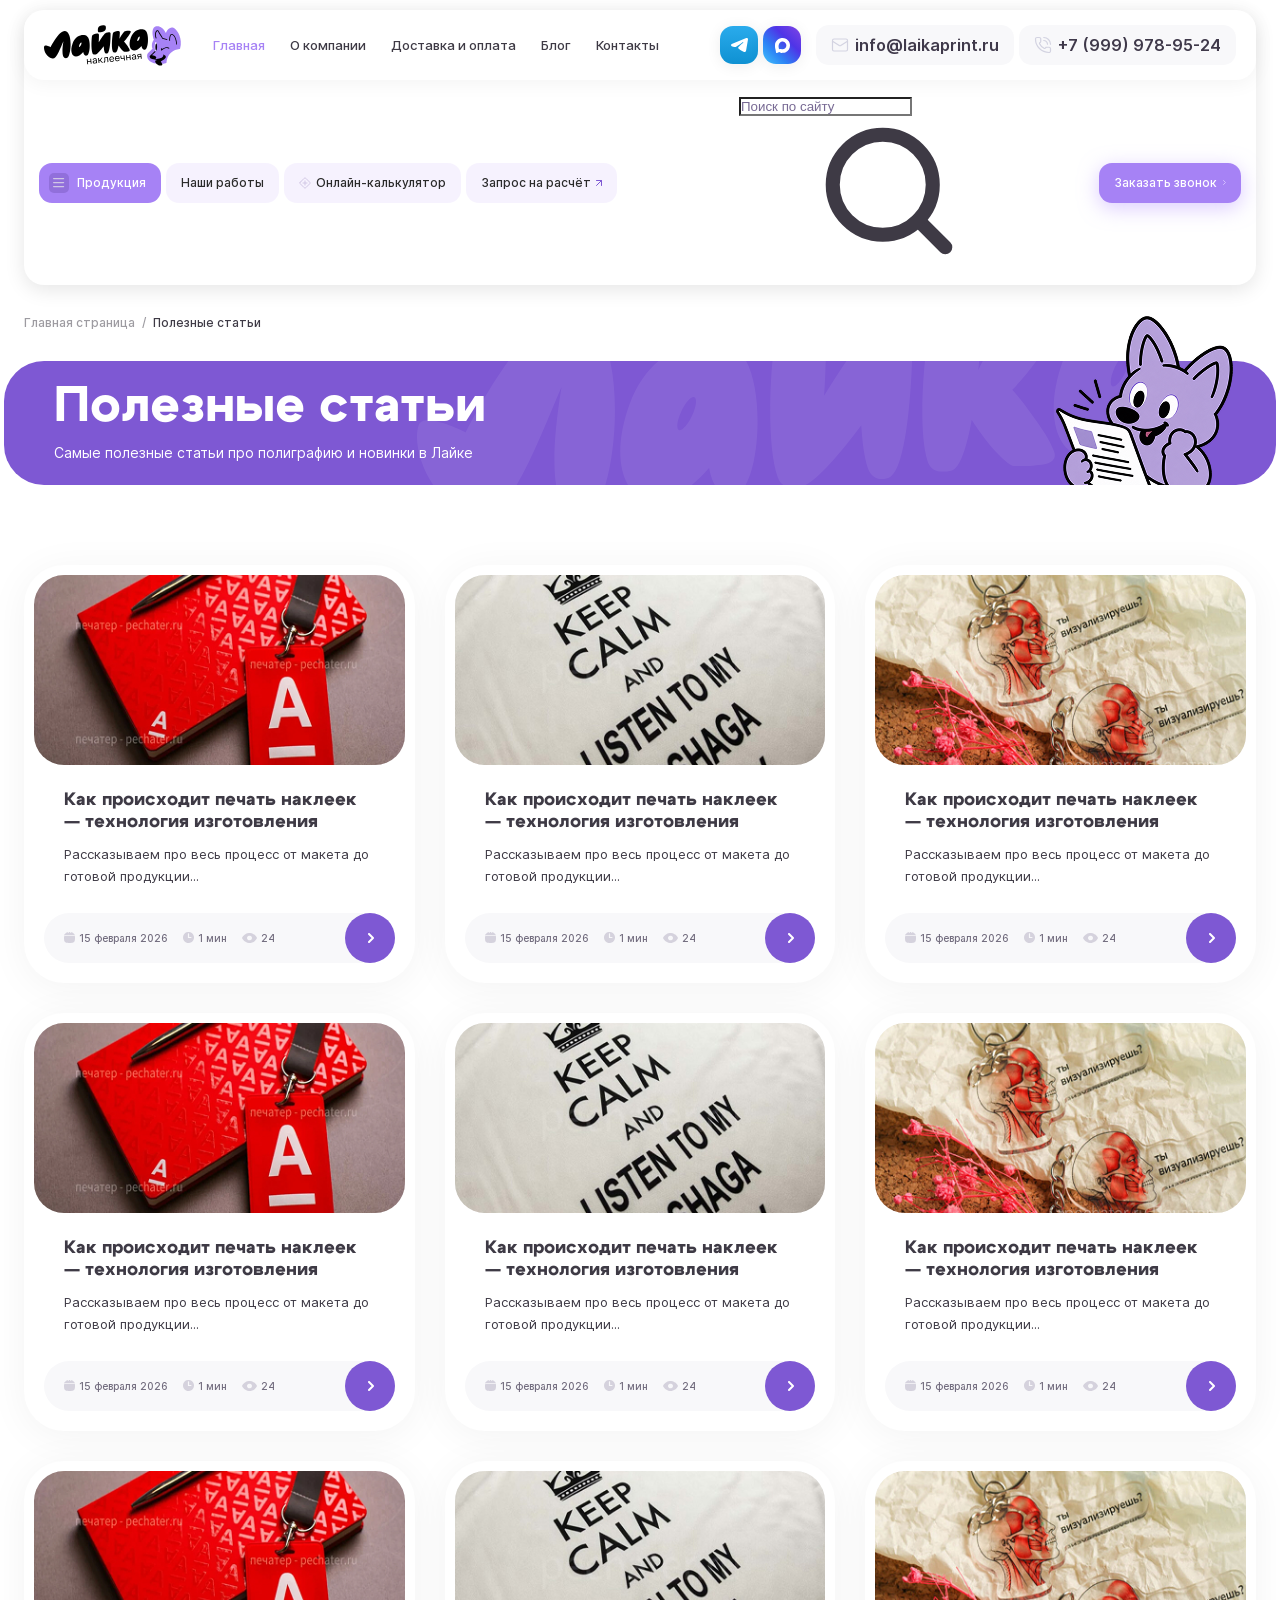
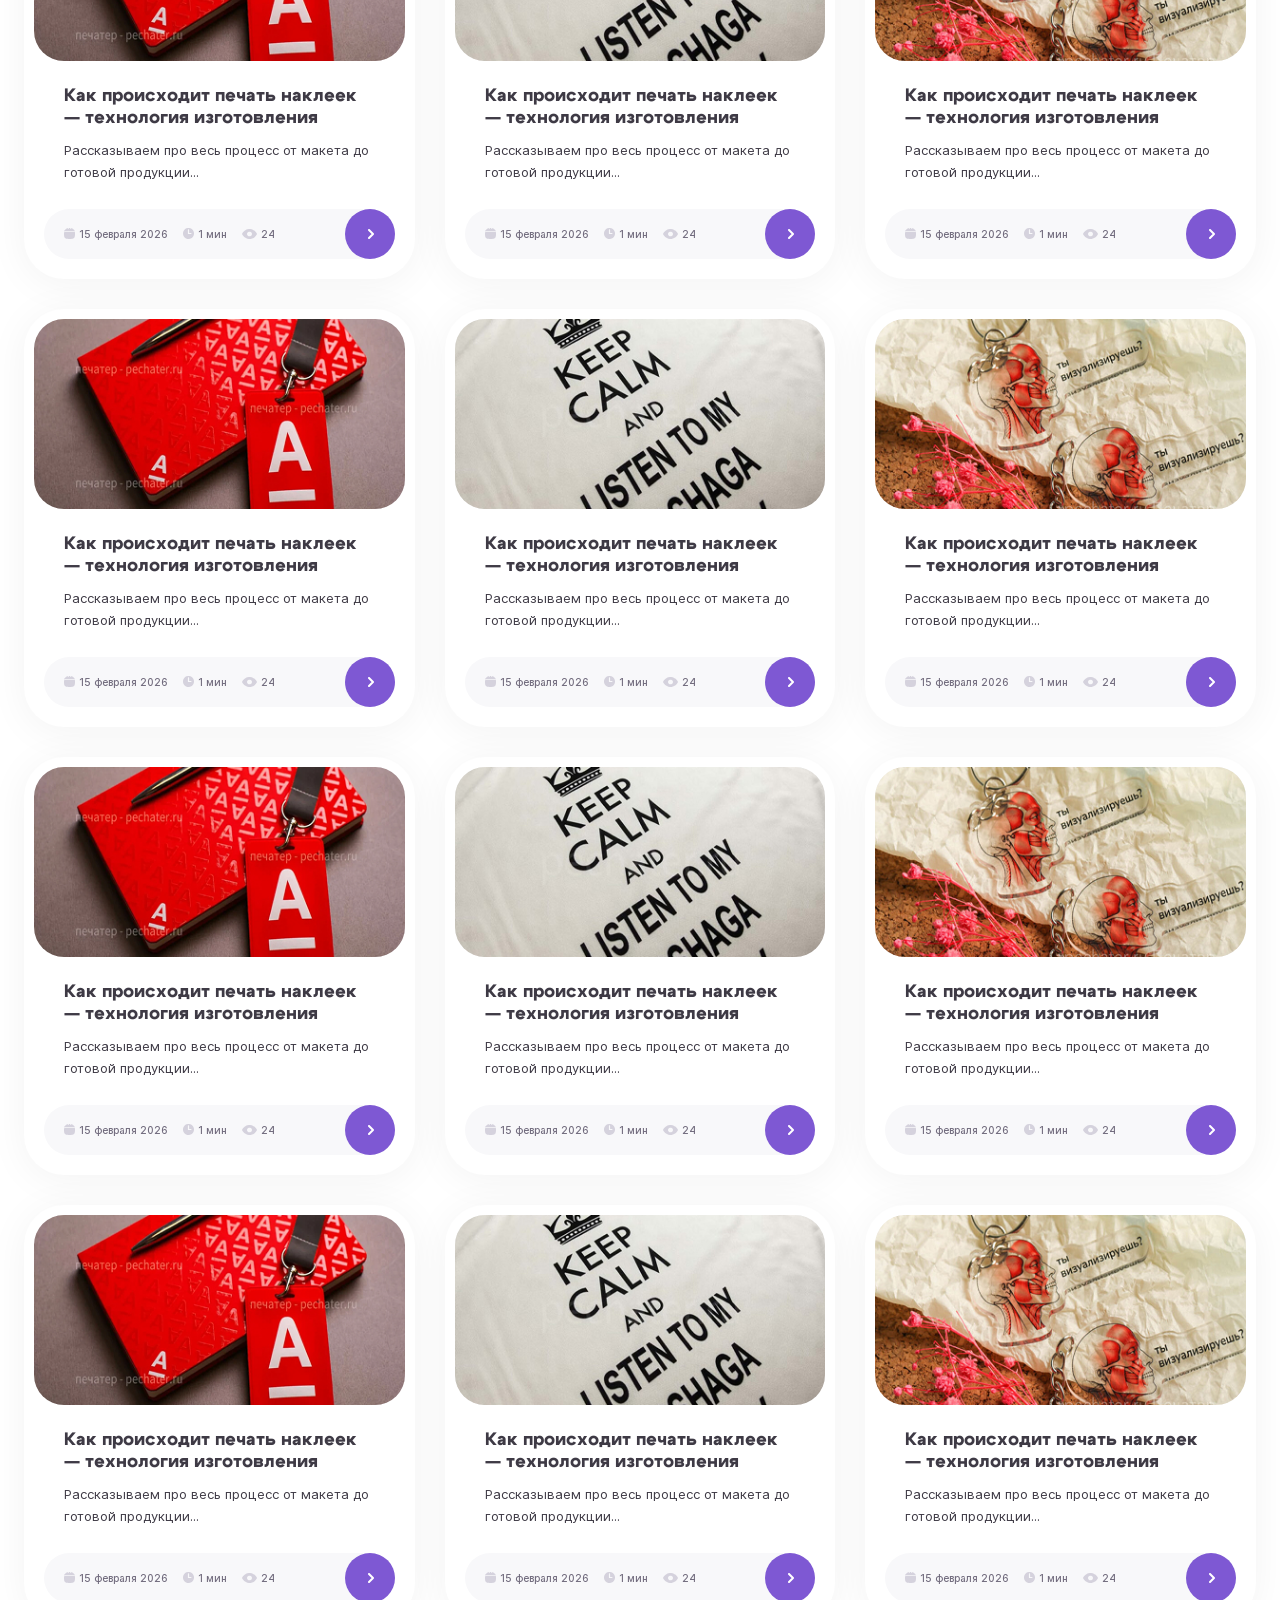
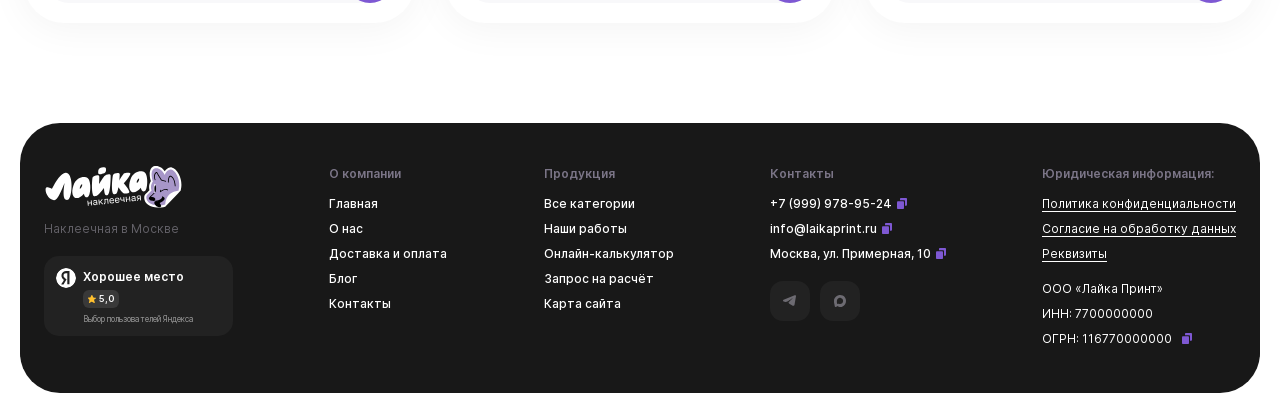
<file: blog.html>
<!DOCTYPE html>
<html lang="ru">
	<head>
		<meta http-equiv="Content-Type" content="text/html; charset=utf-8">

		<!-- Adapting the page for mobile devices -->
		<meta name="viewport" content="width=device-width, initial-scale=1, maximum-scale=1">

		<!-- Prohibition of phone number recognition -->
		<meta name="format-detection" content="telephone=no">
		<meta name="SKYPE_TOOLBAR" content ="SKYPE_TOOLBAR_PARSER_COMPATIBLE">

		<!-- Page title -->
		<title>Заголовок страницы</title>

		<!-- Meta description -->
		<meta name="description" content="">

		<!-- Meta Keywords -->
		<meta name="keywords" content="">

		<!-- Changing the color of the mobile browser panel -->
		<meta name="msapplication-TileColor" content="#6AB12F">
		<meta name="theme-color" content="#6AB12F">

		<!-- Connecting style files -->
		<link rel="stylesheet" href="css/reset.css">
		<link rel="stylesheet" href="css/swiper-bundle.min.css">
		<link rel="stylesheet" href="css/swiper.css">
		<link rel="stylesheet" href="css/fancybox.css">
		<link rel="stylesheet" href="css/styles.css">
		<link rel="stylesheet" href="assets/css/blocks/blog.css">
		<link rel="stylesheet" href="css/fonts.css">
	</head>

	<body>
		<div class="wrap">
			<div class="main">
				<header>
					<div class="cont">
						<div class="data">
							<div class="top">
								<a href="/" class="logo">
									<img src="images/logo.svg" alt="">
								</a>

								<nav class="menu">
									<div class="item">
										<a class="active">Главная</a>
									</div>

									<div class="item">
										<a href="/">О компании</a>
									</div>

									<div class="item">
										<a href="/">Доставка и оплата</a>
									</div>

									<div class="item">
										<a href="/">Блог</a>
									</div>

									<div class="item">
										<a href="/">Контакты</a>
									</div>
								</nav>

								<div class="contacts">
									<div class="messengers">
										<a href="/" target="_blank" rel="noopener nofollow" class="tg_link">
											<svg class="icon"><use xlink:href="images/sprite.svg#ic_tg"></use></svg>
										</a>

										<a href="/" target="_blank" rel="noopener nofollow" class="max_link">
											<svg class="icon"><use xlink:href="images/sprite.svg#ic_max"></use></svg>
										</a>
									</div>

									<div class="email">
										<a href="mailto:info@laikaprint.ru">
											<svg class="icon"><use xlink:href="images/sprite.svg#ic_email"></use></svg>

											<span>info@laikaprint.ru</span>
										</a>
									</div>

									<div class="phone">
										<a href="tel:+7 (999) 978-95-24">
											<svg class="icon"><use xlink:href="images/sprite.svg#ic_phone"></use></svg>

											<span>+7 (999) 978-95-24</span>
										</a>
									</div>
								</div>
							</div>

							<div class="bottom">
								<div class="links">
									<div>
										<button class="link primary"  popovertarget="sub_links_modal1" style="anchor-name: --sub-links-modal-btn;">
											<div class="icon_wrap">
												<svg class="icon"><use xlink:href="images/sprite.svg#ic_menu"></use></svg>

												<svg class="icon"><use xlink:href="images/sprite.svg#ic_close"></use></svg>
											</div>

											<span>Продукция</span>
										</button>

										<div class="sub_links tabs_container" style="position-anchor: --sub-links-modal-btn;" id="sub_links_modal1" popover>
											<div class="tabs">
												<button data-content="#sub_links_tab1" data-level="level1" class="btn active">
													<span>Наклейки</span>

													<svg class="icon"><use xlink:href="images/sprite.svg#ic_arr_hor"></use></svg>
												</button>

												<button data-content="#sub_links_tab2" data-level="level1" class="btn">
													<span>Мерч и сувениры</span>

													<svg class="icon"><use xlink:href="images/sprite.svg#ic_arr_hor"></use></svg>
												</button>

												<button data-content="#sub_links_tab3" data-level="level1" class="btn">
													<span>Печать на одежде</span>

													<svg class="icon"><use xlink:href="images/sprite.svg#ic_arr_hor"></use></svg>
												</button>

												<button data-content="#sub_links_tab2" data-level="level1" class="btn">
													<span>Мерч и сувениры</span>

													<svg class="icon"><use xlink:href="images/sprite.svg#ic_arr_hor"></use></svg>
												</button>

												<button data-content="#sub_links_tab3" data-level="level1" class="btn">
													<span>Печать на одежде</span>

													<svg class="icon"><use xlink:href="images/sprite.svg#ic_arr_hor"></use></svg>
												</button>

												<button data-content="#sub_links_tab2" data-level="level1" class="btn">
													<span>Мерч и сувениры</span>

													<svg class="icon"><use xlink:href="images/sprite.svg#ic_arr_hor"></use></svg>
												</button>

												<button data-content="#sub_links_tab3" data-level="level1" class="btn">
													<span>Печать на одежде</span>

													<svg class="icon"><use xlink:href="images/sprite.svg#ic_arr_hor"></use></svg>
												</button>

												<button data-content="#sub_links_tab2" data-level="level1" class="btn">
													<span>Мерч и сувениры</span>

													<svg class="icon"><use xlink:href="images/sprite.svg#ic_arr_hor"></use></svg>
												</button>

												<button data-content="#sub_links_tab3" data-level="level1" class="btn">
													<span>Печать на одежде</span>

													<svg class="icon"><use xlink:href="images/sprite.svg#ic_arr_hor"></use></svg>
												</button>
											</div>

											<div class="tab_content level1 active" id="sub_links_tab1">
												<div class="block_head row">
													<div class="title size_s">Наклейки</div>

													<a href="/" class="all_link">
														<span>Все наклейки</span>

														<svg class="icon"><use xlink:href="images/sprite.svg#ic_arr_hor"></use></svg>
													</a>
												</div>

												<div class="grid">
													<div class="main_col">
														<div class="catalog">
															<div class="grid_row">
																<a href="/" class="category">
																	<picture class="thumb">
																		<img src="images/tmp/category_thumb1.webp" alt="" loading="lazy" class="cover">
																	</picture>

																	<div class="info">
																		<div class="name">Виниловые наклейки</div>

																		<div class="price">от 250 ₽</div>
																	</div>
																</a>

																<a href="/" class="category">
																	<picture class="thumb">
																		<img src="images/tmp/category_thumb2.webp" alt="" loading="lazy" class="cover">
																	</picture>

																	<div class="info">
																		<div class="name">Объемные 3D-наклейки со смолой</div>

																		<div class="price">от 250 ₽</div>
																	</div>
																</a>

																<a href="/" class="category">
																	<picture class="thumb">
																		<img src="images/tmp/category_thumb3.webp" alt="" loading="lazy" class="cover">
																	</picture>

																	<div class="info">
																		<div class="name">Голографические</div>

																		<div class="price">от 250 ₽</div>
																	</div>
																</a>

																<a href="/" class="category">
																	<picture class="thumb">
																		<img src="images/tmp/category_thumb4.webp" alt="" loading="lazy" class="cover">
																	</picture>

																	<div class="info">
																		<div class="name">Прозрачные</div>

																		<div class="price">от 250 ₽</div>
																	</div>
																</a>

																<a href="/" class="category">
																	<picture class="thumb">
																		<img src="images/tmp/category_thumb5.webp" alt="" loading="lazy" class="cover">
																	</picture>

																	<div class="info">
																		<div class="name">УФ-ДТФ наклейки</div>

																		<div class="price">от 250 ₽</div>
																	</div>
																</a>

																<a href="/" class="category">
																	<picture class="thumb">
																		<img src="images/tmp/category_thumb6.webp" alt="" loading="lazy" class="cover">
																	</picture>

																	<div class="info">
																		<div class="name">Наклейки с логотипом</div>

																		<div class="price">от 250 ₽</div>
																	</div>
																</a>
															</div>
														</div>

														<div class="sub_links_links">
															<div>
																<div class="title">По материалу:</div>

																<div class="items">
																	<div><a href="/">Виниловые</a></div>

																	<div><a href="/">Бумажные</a></div>

																	<div><a href="/">Ламинированные</a></div>

																	<div><a href="/">Прозрачные</a></div>

																	<div><a href="/">Голографические</a></div>

																	<div><a href="/">Светоотражающие</a></div>
																</div>
															</div>

															<div>
																<div class="title">По материалу:</div>

																<div class="items">
																	<div><a href="/">УФ-печать</a></div>

																	<div><a href="/">УФ-ДТФ</a></div>

																	<div><a href="/">Объёмные со смолой</a></div>

																	<div><a href="/">Объёмные стикерпаки</a></div>

																	<div><a href="/">Флексопечать</a></div>
																</div>
															</div>

															<div>
																<div class="title">Форма и резка:</div>

																<div class="items">
																	<div><a href="/">С контурной резкой</a></div>

																	<div><a href="/">Круглые</a></div>

																	<div><a href="/">Овальные</a></div>

																	<div><a href="/">Квадратные</a></div>
																</div>
															</div>

															<div>
																<div class="title">Форма и резка:</div>

																<div class="items">
																	<div><a href="/">Стикеры</a></div>

																	<div><a href="/">Этикетки</a></div>

																	<div><a href="/">Наклейки в рулоне</a></div>

																	<div><a href="/">На стекло и окна</a></div>

																	<div><a href="/">Для маркетплейсов и упаковки</a></div>
																</div>
															</div>
														</div>
													</div>

													<form action="" class="form">
														<picture class="image">
															<img src="images/sub_links_form_img.webp" alt="" loading="lazy">
														</picture>

														<div class="title">Не знаете, какой материал?</div>

														<div class="desc">Пришлите идею,<br> подберём за 15 минут</div>

														<div class="line">
															<div class="field">
																<input type="text" name="" value="" class="input" placeholder="Telegram или телефон">
															</div>
														</div>

														<div class="line">
															<div class="field">
																<input type="text" name="" value="" class="input" placeholder="Что хотите напечатать?">
															</div>
														</div>

														<div class="line agree">
															<div class="field">
																<label class="checkbox">
																	<input type="checkbox" name="agree">

																	<span class="check"></span>

																	<span>Я согласен с политикой <a href="/" target="_blank">обработки персональных данных</a></span>
																</label>
															</div>
														</div>

														<div class="submit">
															<button type="submit" class="submit_btn">
																<span>Отправить заявку</span>

																<span class="icon">
																	<svg><use xlink:href="images/sprite.svg#ic_arr_hor"></use></svg>
																</span>
															</button>
														</div>
													</form>
												</div>
											</div>

											<div class="tab_content level1" id="sub_links_tab2">

											</div>

											<div class="tab_content level1" id="sub_links_tab3">

											</div>
										</div>
									</div>

									<div><a href="/" class="link">
										<span>Наши работы</span>
									</a></div>

									<div><a href="/" class="link">
										<svg class="icon"><use xlink:href="images/sprite.svg#ic_calc"></use></svg>

										<span>Онлайн-калькулятор</span>
									</a></div>

									<div><a href="/" class="link">
										<span>Запрос на расчёт</span>

										<svg class="arrow"><use xlink:href="images/sprite.svg#ic_arrow_diagonal"></use></svg>
									</a></div>
								</div>

								<form action="" class="search">
									<input type="text" name="" value="" class="input" placeholder="Поиск по сайту">

									<button type="submit" class="submit_btn">
										<svg class="icon"><use xlink:href="images/sprite.svg#ic_search"></use></svg>
									</button>
								</form>

								<button class="callback_btn" data-open-modal data-modal="callback_modal">
									<span>Заказать звонок</span>

									<svg class="icon"><use xlink:href="images/sprite.svg#ic_arr_hor"></use></svg>
								</button>
							</div>
						</div>
					</div>
				</header>


				<section class="mob_header mob_header_top">
					<div class="cont">
						<a href="/" class="logo">
							<img src="images/logo.svg" alt="">
						</a>

						<a href="tel:+7 (999) 978-95-24" class="phone_link">
							<svg class="icon"><use xlink:href="images/sprite.svg#ic_phone"></use></svg>
						</a>

						<div class="messengers">
							<a href="/" target="_blank" rel="noopener nofollow" class="tg_link">
								<svg class="icon"><use xlink:href="images/sprite.svg#ic_tg"></use></svg>
							</a>

							<a href="/" target="_blank" rel="noopener nofollow" class="max_link">
								<svg class="icon"><use xlink:href="images/sprite.svg#ic_max"></use></svg>
							</a>
						</div>

						<button class="mob_menu_btn">
							<svg class="icon"><use xlink:href="images/sprite.svg#ic_menu"></use></svg>
						</button>
					</div>
				</section>


				<section class="mob_header mob_header_bottom">
					<div class="cont">
						<div class="location">
							<svg class="icon"><use xlink:href="images/sprite.svg#ic_location"></use></svg>

							<div>
								<div class="address">Москва, ул. Кожевническая, 7</div>
								<div>м. Павелецкая, с 10:00 до 19:00</div>
							</div>
						</div>

						<button class="order_btn" data-open-modal data-modal="callback_modal">
							<span>Заказать звонок</span>

							<svg class="icon"><use xlink:href="images/sprite.svg#ic_arr_hor"></use></svg>
						</button>
					</div>
				</section>


				<section class="mob_menu">
					<div class="sticky">
						<form action="" class="search">
							<input type="text" name="" value="" class="input" placeholder="Поиск по сайту">

							<button type="submit" class="submit_btn">
								<svg class="icon"><use xlink:href="images/sprite.svg#ic_search"></use></svg>
							</button>
						</form>

						<button class="close_btn">
							<svg class="icon"><use xlink:href="images/sprite.svg#ic_close"></use></svg>
						</button>
					</div>

					<div class="scroll">
						<button class="catalog_btn">
							<div class="icon">
								<svg><use xlink:href="images/sprite.svg#ic_menu"></use></svg>
							</div>

							<span>
								<span>Каталог</span>
								<small>Наша продукция, что мы делаем</small>
							</span>

							<svg class="arr"><use xlink:href="images/sprite.svg#ic_arr_hor"></use></svg>
						</button>

						<div class="menu">
							<div><a href="/">
								<span>Наши работы</span>

								<svg class="arr"><use xlink:href="images/sprite.svg#ic_arr_hor"></use></svg>
							</a></div>

							<div><a href="/">
								<span>Онлайн-калькулятор</span>

								<svg class="arr"><use xlink:href="images/sprite.svg#ic_arr_hor"></use></svg>
							</a></div>

							<div><button>
								<span>Запрос на расчёт</span>

								<svg class="arr"><use xlink:href="images/sprite.svg#ic_arr_hor"></use></svg>
							</button></div>

							<div class="divider"></div>

							<div><a href="/">
								<span>Главная</span>

								<svg class="arr"><use xlink:href="images/sprite.svg#ic_arr_hor"></use></svg>
							</a></div>

							<div><a href="/">
								<span>О компании</span>

								<svg class="arr"><use xlink:href="images/sprite.svg#ic_arr_hor"></use></svg>
							</a></div>

							<div><a href="/">
								<span>Контакты</span>

								<svg class="arr"><use xlink:href="images/sprite.svg#ic_arr_hor"></use></svg>
							</a></div>

							<div><a href="/">
								<span>Доставка и оплата</span>

								<svg class="arr"><use xlink:href="images/sprite.svg#ic_arr_hor"></use></svg>
							</a></div>

							<div><a href="/">
								<span>Блог</span>

								<svg class="arr"><use xlink:href="images/sprite.svg#ic_arr_hor"></use></svg>
							</a></div>
						</div>

						<div class="contacts">
							<div class="phone">
								<a href="tel:+7 (999) 978-95-24">
									<svg class="icon"><use xlink:href="images/sprite.svg#ic_phone2"></use></svg>

									<span>+7 (999) 978-95-24</span>

									<svg class="arr"><use xlink:href="images/sprite.svg#ic_arr_hor"></use></svg>
								</a>
							</div>

							<div class="email">
								<a href="mailto:info@laikaprint.ru">
									<svg class="icon"><use xlink:href="images/sprite.svg#ic_email2"></use></svg>

									<span>info@laikaprint.ru</span>

									<svg class="arr"><use xlink:href="images/sprite.svg#ic_arr_hor"></use></svg>
								</a>
							</div>

							<div class="location">
								<svg class="icon"><use xlink:href="images/sprite.svg#ic_location"></use></svg>

								<div>
									<span class="address">Москва, ул. Кожевническая, 7</span>

									<span>м. Павелецкая, с 10:00 до 19:00</span>
								</div>
							</div>

							<button class="btn">
								<span>Рассчитать заказ</span>

								<span class="icon">
									<svg><use xlink:href="images/sprite.svg#ic_arr_hor"></use></svg>
								</span>
							</button>
						</div>
					</div>

					<div class="catalog_inner">
						<button class="back_btn">
							<span class="icon">
								<svg><use xlink:href="images/sprite.svg#ic_arrow_hor"></use></svg>
							</span>

							<span>Вернуться назад</span>
						</button>

						<div class="items">
							<div>
								<a href="#" class="btn">
									<picture class="icon">
										<img src="images/tmp/ic_catalog_inner1.svg" alt="" loading="lazy">
									</picture>

									<span>
										<span>Наклейки</span>
										<small>Смотреть раздел</small>
									</span>

									<svg class="arr"><use xlink:href="images/sprite.svg#ic_arr_hor"></use></svg>
								</a>

								<div class="sub">
									<button class="back_btn">
										<span class="icon">
											<svg><use xlink:href="images/sprite.svg#ic_arrow_hor"></use></svg>
										</span>

										<span>Вернуться назад</span>
									</button>

									<div class="title">Наклейки</div>

									<div class="grid_row">
										<a href="/" class="category">
											<picture class="thumb">
												<img src="images/tmp/category_thumb1.webp" alt="" loading="lazy" class="cover">
											</picture>

											<div class="info">
												<div class="name">Виниловые наклейки</div>
											</div>
										</a>

										<a href="/" class="category">
											<picture class="thumb">
												<img src="images/tmp/category_thumb2.webp" alt="" loading="lazy" class="cover">
											</picture>

											<div class="info">
												<div class="name">Объемные 3D-наклейки со смолой</div>
											</div>
										</a>

										<a href="/" class="category">
											<picture class="thumb">
												<img src="images/tmp/category_thumb3.webp" alt="" loading="lazy" class="cover">
											</picture>

											<div class="info">
												<div class="name">Голографические</div>
											</div>
										</a>

										<a href="/" class="category">
											<picture class="thumb">
												<img src="images/tmp/category_thumb4.webp" alt="" loading="lazy" class="cover">
											</picture>

											<div class="info">
												<div class="name">Прозрачные</div>
											</div>
										</a>

										<a href="/" class="category">
											<picture class="thumb">
												<img src="images/tmp/category_thumb5.webp" alt="" loading="lazy" class="cover">
											</picture>

											<div class="info">
												<div class="name">УФ-ДТФ наклейки</div>
											</div>
										</a>

										<a href="/" class="category">
											<picture class="thumb">
												<img src="images/tmp/category_thumb6.webp" alt="" loading="lazy" class="cover">
											</picture>

											<div class="info">
												<div class="name">Наклейки с логотипом</div>
											</div>
										</a>
									</div>

									<div class="section">
										<div class="name">По материалу:</div>

										<div class="items">
											<div><a href="/">
												<span>Виниловые</span>

												<svg class="arr"><use xlink:href="images/sprite.svg#ic_arr_hor"></use></svg>
											</a></div>

											<div><a href="/">
												<span>Прозрачные</span>

												<svg class="arr"><use xlink:href="images/sprite.svg#ic_arr_hor"></use></svg>
											</a></div>

											<div><a href="/">
												<span>Бумажные</span>

												<svg class="arr"><use xlink:href="images/sprite.svg#ic_arr_hor"></use></svg>
											</a></div>

											<div><a href="/">
												<span>Голографические</span>

												<svg class="arr"><use xlink:href="images/sprite.svg#ic_arr_hor"></use></svg>
											</a></div>

											<div><a href="/">
												<span>Ламинированные</span>

												<svg class="arr"><use xlink:href="images/sprite.svg#ic_arr_hor"></use></svg>
											</a></div>

											<div><a href="/">
												<span>Светоотражающие</span>

												<svg class="arr"><use xlink:href="images/sprite.svg#ic_arr_hor"></use></svg>
											</a></div>
										</div>
									</div>

									<div class="section">
										<div class="name">По материалу:</div>

										<div class="items">
											<div><a href="/">
												<span>Виниловые</span>

												<svg class="arr"><use xlink:href="images/sprite.svg#ic_arr_hor"></use></svg>
											</a></div>

											<div><a href="/">
												<span>Прозрачные</span>

												<svg class="arr"><use xlink:href="images/sprite.svg#ic_arr_hor"></use></svg>
											</a></div>

											<div><a href="/">
												<span>Бумажные</span>

												<svg class="arr"><use xlink:href="images/sprite.svg#ic_arr_hor"></use></svg>
											</a></div>

											<div><a href="/">
												<span>Голографические</span>

												<svg class="arr"><use xlink:href="images/sprite.svg#ic_arr_hor"></use></svg>
											</a></div>

											<div><a href="/">
												<span>Ламинированные</span>

												<svg class="arr"><use xlink:href="images/sprite.svg#ic_arr_hor"></use></svg>
											</a></div>

											<div><a href="/">
												<span>Светоотражающие</span>

												<svg class="arr"><use xlink:href="images/sprite.svg#ic_arr_hor"></use></svg>
											</a></div>
										</div>
									</div>

									<div class="section">
										<div class="name">По материалу:</div>

										<div class="items">
											<div><a href="/">
												<span>Виниловые</span>

												<svg class="arr"><use xlink:href="images/sprite.svg#ic_arr_hor"></use></svg>
											</a></div>

											<div><a href="/">
												<span>Прозрачные</span>

												<svg class="arr"><use xlink:href="images/sprite.svg#ic_arr_hor"></use></svg>
											</a></div>

											<div><a href="/">
												<span>Бумажные</span>

												<svg class="arr"><use xlink:href="images/sprite.svg#ic_arr_hor"></use></svg>
											</a></div>

											<div><a href="/">
												<span>Голографические</span>

												<svg class="arr"><use xlink:href="images/sprite.svg#ic_arr_hor"></use></svg>
											</a></div>

											<div><a href="/">
												<span>Ламинированные</span>

												<svg class="arr"><use xlink:href="images/sprite.svg#ic_arr_hor"></use></svg>
											</a></div>

											<div><a href="/">
												<span>Светоотражающие</span>

												<svg class="arr"><use xlink:href="images/sprite.svg#ic_arr_hor"></use></svg>
											</a></div>
										</div>
									</div>
								</div>
							</div>

							<div>
								<a href="#" class="btn">
									<picture class="icon">
										<img src="images/tmp/ic_catalog_inner2.svg" alt="" loading="lazy">
									</picture>

									<span>
										<span>Визитки</span>
										<small>Смотреть раздел</small>
									</span>

									<svg class="arr"><use xlink:href="images/sprite.svg#ic_arr_hor"></use></svg>
								</a>
							</div>

							<div>
								<a href="#" class="btn">
									<picture class="icon">
										<img src="images/tmp/ic_catalog_inner3.svg" alt="" loading="lazy">
									</picture>

									<span>
										<span>Полиграфия</span>
										<small>Смотреть раздел</small>
									</span>

									<svg class="arr"><use xlink:href="images/sprite.svg#ic_arr_hor"></use></svg>
								</a>
							</div>

							<div>
								<a href="#" class="btn">
									<picture class="icon">
										<img src="images/tmp/ic_catalog_inner4.svg" alt="" loading="lazy">
									</picture>

									<span>
										<span>Коробка</span>
										<small>Смотреть раздел</small>
									</span>

									<svg class="arr"><use xlink:href="images/sprite.svg#ic_arr_hor"></use></svg>
								</a>
							</div>
						</div>
					</div>
				</section>


				<section class="page_head">
					<div class="cont">
						<div class="breadcrumbs">
							<a href="/">Главная страница</a>

							<span class="sep">/</span>

							<span class="current">Полезные статьи</span>
						</div>

						<div class="info">
							<h1 class="title">Полезные статьи</h1>

							<div class="desc">
								<p>Самые полезные статьи про полиграфию и новинки в Лайке</p>
							</div>

							<picture class="image">
								<img src="images/page_head_info_img.png" alt="" loading="lazy">
							</picture>

							<picture class="bg">
								<img src="images/bg_page_info.svg" alt="" loading="lazy">
							</picture>
						</div>
					</div>
				</section>


				<section class="blog block">
					<div class="cont">
						<div class="grid_row">
							<div class="article">
								<a href="/" class="image">
									<picture class="thumb">
										<img src="images/tmp/article_thumb1.jpg" alt="" loading="lazy" class="cover">
									</picture>
								</a>

								<div class="info">
									<div class="name">
										<a href="/">Как происходит печать наклеек — технология изготовления</a>
									</div>

									<div class="desc">
										<p>Рассказываем про весь процесс от макета до готовой продукции...</p>
									</div>

									<div class="bottom">
										<div class="date">
											<svg class="icon"><use xlink:href="images/sprite.svg#ic_calendar"></use></svg>

											<span>15 февраля 2026</span>
										</div>

										<div class="time">
											<svg class="icon"><use xlink:href="images/sprite.svg#ic_time"></use></svg>

											<span>1 мин</span>
										</div>

										<div class="views">
											<svg class="icon"><use xlink:href="images/sprite.svg#ic_eye"></use></svg>

											<span>24</span>
										</div>

										<a href="/" class="link">
											<svg class="icon"><use xlink:href="images/sprite.svg#ic_arr_hor"></use></svg>
										</a>
									</div>
								</div>
							</div>

							<div class="article">
								<a href="/" class="image">
									<picture class="thumb">
										<img src="images/tmp/article_thumb2.jpg" alt="" loading="lazy" class="cover">
									</picture>
								</a>

								<div class="info">
									<div class="name">
										<a href="/">Как происходит печать наклеек — технология изготовления</a>
									</div>

									<div class="desc">
										<p>Рассказываем про весь процесс от макета до готовой продукции...</p>
									</div>

									<div class="bottom">
										<div class="date">
											<svg class="icon"><use xlink:href="images/sprite.svg#ic_calendar"></use></svg>

											<span>15 февраля 2026</span>
										</div>

										<div class="time">
											<svg class="icon"><use xlink:href="images/sprite.svg#ic_time"></use></svg>

											<span>1 мин</span>
										</div>

										<div class="views">
											<svg class="icon"><use xlink:href="images/sprite.svg#ic_eye"></use></svg>

											<span>24</span>
										</div>

										<a href="/" class="link">
											<svg class="icon"><use xlink:href="images/sprite.svg#ic_arr_hor"></use></svg>
										</a>
									</div>
								</div>
							</div>

							<div class="article">
								<a href="/" class="image">
									<picture class="thumb">
										<img src="images/tmp/article_thumb3.jpg" alt="" loading="lazy" class="cover">
									</picture>
								</a>

								<div class="info">
									<div class="name">
										<a href="/">Как происходит печать наклеек — технология изготовления</a>
									</div>

									<div class="desc">
										<p>Рассказываем про весь процесс от макета до готовой продукции...</p>
									</div>

									<div class="bottom">
										<div class="date">
											<svg class="icon"><use xlink:href="images/sprite.svg#ic_calendar"></use></svg>

											<span>15 февраля 2026</span>
										</div>

										<div class="time">
											<svg class="icon"><use xlink:href="images/sprite.svg#ic_time"></use></svg>

											<span>1 мин</span>
										</div>

										<div class="views">
											<svg class="icon"><use xlink:href="images/sprite.svg#ic_eye"></use></svg>

											<span>24</span>
										</div>

										<a href="/" class="link">
											<svg class="icon"><use xlink:href="images/sprite.svg#ic_arr_hor"></use></svg>
										</a>
									</div>
								</div>
							</div>

							<div class="article">
								<a href="/" class="image">
									<picture class="thumb">
										<img src="images/tmp/article_thumb1.jpg" alt="" loading="lazy" class="cover">
									</picture>
								</a>

								<div class="info">
									<div class="name">
										<a href="/">Как происходит печать наклеек — технология изготовления</a>
									</div>

									<div class="desc">
										<p>Рассказываем про весь процесс от макета до готовой продукции...</p>
									</div>

									<div class="bottom">
										<div class="date">
											<svg class="icon"><use xlink:href="images/sprite.svg#ic_calendar"></use></svg>

											<span>15 февраля 2026</span>
										</div>

										<div class="time">
											<svg class="icon"><use xlink:href="images/sprite.svg#ic_time"></use></svg>

											<span>1 мин</span>
										</div>

										<div class="views">
											<svg class="icon"><use xlink:href="images/sprite.svg#ic_eye"></use></svg>

											<span>24</span>
										</div>

										<a href="/" class="link">
											<svg class="icon"><use xlink:href="images/sprite.svg#ic_arr_hor"></use></svg>
										</a>
									</div>
								</div>
							</div>

							<div class="article">
								<a href="/" class="image">
									<picture class="thumb">
										<img src="images/tmp/article_thumb2.jpg" alt="" loading="lazy" class="cover">
									</picture>
								</a>

								<div class="info">
									<div class="name">
										<a href="/">Как происходит печать наклеек — технология изготовления</a>
									</div>

									<div class="desc">
										<p>Рассказываем про весь процесс от макета до готовой продукции...</p>
									</div>

									<div class="bottom">
										<div class="date">
											<svg class="icon"><use xlink:href="images/sprite.svg#ic_calendar"></use></svg>

											<span>15 февраля 2026</span>
										</div>

										<div class="time">
											<svg class="icon"><use xlink:href="images/sprite.svg#ic_time"></use></svg>

											<span>1 мин</span>
										</div>

										<div class="views">
											<svg class="icon"><use xlink:href="images/sprite.svg#ic_eye"></use></svg>

											<span>24</span>
										</div>

										<a href="/" class="link">
											<svg class="icon"><use xlink:href="images/sprite.svg#ic_arr_hor"></use></svg>
										</a>
									</div>
								</div>
							</div>

							<div class="article">
								<a href="/" class="image">
									<picture class="thumb">
										<img src="images/tmp/article_thumb3.jpg" alt="" loading="lazy" class="cover">
									</picture>
								</a>

								<div class="info">
									<div class="name">
										<a href="/">Как происходит печать наклеек — технология изготовления</a>
									</div>

									<div class="desc">
										<p>Рассказываем про весь процесс от макета до готовой продукции...</p>
									</div>

									<div class="bottom">
										<div class="date">
											<svg class="icon"><use xlink:href="images/sprite.svg#ic_calendar"></use></svg>

											<span>15 февраля 2026</span>
										</div>

										<div class="time">
											<svg class="icon"><use xlink:href="images/sprite.svg#ic_time"></use></svg>

											<span>1 мин</span>
										</div>

										<div class="views">
											<svg class="icon"><use xlink:href="images/sprite.svg#ic_eye"></use></svg>

											<span>24</span>
										</div>

										<a href="/" class="link">
											<svg class="icon"><use xlink:href="images/sprite.svg#ic_arr_hor"></use></svg>
										</a>
									</div>
								</div>
							</div>

							<div class="article">
								<a href="/" class="image">
									<picture class="thumb">
										<img src="images/tmp/article_thumb1.jpg" alt="" loading="lazy" class="cover">
									</picture>
								</a>

								<div class="info">
									<div class="name">
										<a href="/">Как происходит печать наклеек — технология изготовления</a>
									</div>

									<div class="desc">
										<p>Рассказываем про весь процесс от макета до готовой продукции...</p>
									</div>

									<div class="bottom">
										<div class="date">
											<svg class="icon"><use xlink:href="images/sprite.svg#ic_calendar"></use></svg>

											<span>15 февраля 2026</span>
										</div>

										<div class="time">
											<svg class="icon"><use xlink:href="images/sprite.svg#ic_time"></use></svg>

											<span>1 мин</span>
										</div>

										<div class="views">
											<svg class="icon"><use xlink:href="images/sprite.svg#ic_eye"></use></svg>

											<span>24</span>
										</div>

										<a href="/" class="link">
											<svg class="icon"><use xlink:href="images/sprite.svg#ic_arr_hor"></use></svg>
										</a>
									</div>
								</div>
							</div>

							<div class="article">
								<a href="/" class="image">
									<picture class="thumb">
										<img src="images/tmp/article_thumb2.jpg" alt="" loading="lazy" class="cover">
									</picture>
								</a>

								<div class="info">
									<div class="name">
										<a href="/">Как происходит печать наклеек — технология изготовления</a>
									</div>

									<div class="desc">
										<p>Рассказываем про весь процесс от макета до готовой продукции...</p>
									</div>

									<div class="bottom">
										<div class="date">
											<svg class="icon"><use xlink:href="images/sprite.svg#ic_calendar"></use></svg>

											<span>15 февраля 2026</span>
										</div>

										<div class="time">
											<svg class="icon"><use xlink:href="images/sprite.svg#ic_time"></use></svg>

											<span>1 мин</span>
										</div>

										<div class="views">
											<svg class="icon"><use xlink:href="images/sprite.svg#ic_eye"></use></svg>

											<span>24</span>
										</div>

										<a href="/" class="link">
											<svg class="icon"><use xlink:href="images/sprite.svg#ic_arr_hor"></use></svg>
										</a>
									</div>
								</div>
							</div>

							<div class="article">
								<a href="/" class="image">
									<picture class="thumb">
										<img src="images/tmp/article_thumb3.jpg" alt="" loading="lazy" class="cover">
									</picture>
								</a>

								<div class="info">
									<div class="name">
										<a href="/">Как происходит печать наклеек — технология изготовления</a>
									</div>

									<div class="desc">
										<p>Рассказываем про весь процесс от макета до готовой продукции...</p>
									</div>

									<div class="bottom">
										<div class="date">
											<svg class="icon"><use xlink:href="images/sprite.svg#ic_calendar"></use></svg>

											<span>15 февраля 2026</span>
										</div>

										<div class="time">
											<svg class="icon"><use xlink:href="images/sprite.svg#ic_time"></use></svg>

											<span>1 мин</span>
										</div>

										<div class="views">
											<svg class="icon"><use xlink:href="images/sprite.svg#ic_eye"></use></svg>

											<span>24</span>
										</div>

										<a href="/" class="link">
											<svg class="icon"><use xlink:href="images/sprite.svg#ic_arr_hor"></use></svg>
										</a>
									</div>
								</div>
							</div>

							<div class="article">
								<a href="/" class="image">
									<picture class="thumb">
										<img src="images/tmp/article_thumb1.jpg" alt="" loading="lazy" class="cover">
									</picture>
								</a>

								<div class="info">
									<div class="name">
										<a href="/">Как происходит печать наклеек — технология изготовления</a>
									</div>

									<div class="desc">
										<p>Рассказываем про весь процесс от макета до готовой продукции...</p>
									</div>

									<div class="bottom">
										<div class="date">
											<svg class="icon"><use xlink:href="images/sprite.svg#ic_calendar"></use></svg>

											<span>15 февраля 2026</span>
										</div>

										<div class="time">
											<svg class="icon"><use xlink:href="images/sprite.svg#ic_time"></use></svg>

											<span>1 мин</span>
										</div>

										<div class="views">
											<svg class="icon"><use xlink:href="images/sprite.svg#ic_eye"></use></svg>

											<span>24</span>
										</div>

										<a href="/" class="link">
											<svg class="icon"><use xlink:href="images/sprite.svg#ic_arr_hor"></use></svg>
										</a>
									</div>
								</div>
							</div>

							<div class="article">
								<a href="/" class="image">
									<picture class="thumb">
										<img src="images/tmp/article_thumb2.jpg" alt="" loading="lazy" class="cover">
									</picture>
								</a>

								<div class="info">
									<div class="name">
										<a href="/">Как происходит печать наклеек — технология изготовления</a>
									</div>

									<div class="desc">
										<p>Рассказываем про весь процесс от макета до готовой продукции...</p>
									</div>

									<div class="bottom">
										<div class="date">
											<svg class="icon"><use xlink:href="images/sprite.svg#ic_calendar"></use></svg>

											<span>15 февраля 2026</span>
										</div>

										<div class="time">
											<svg class="icon"><use xlink:href="images/sprite.svg#ic_time"></use></svg>

											<span>1 мин</span>
										</div>

										<div class="views">
											<svg class="icon"><use xlink:href="images/sprite.svg#ic_eye"></use></svg>

											<span>24</span>
										</div>

										<a href="/" class="link">
											<svg class="icon"><use xlink:href="images/sprite.svg#ic_arr_hor"></use></svg>
										</a>
									</div>
								</div>
							</div>

							<div class="article">
								<a href="/" class="image">
									<picture class="thumb">
										<img src="images/tmp/article_thumb3.jpg" alt="" loading="lazy" class="cover">
									</picture>
								</a>

								<div class="info">
									<div class="name">
										<a href="/">Как происходит печать наклеек — технология изготовления</a>
									</div>

									<div class="desc">
										<p>Рассказываем про весь процесс от макета до готовой продукции...</p>
									</div>

									<div class="bottom">
										<div class="date">
											<svg class="icon"><use xlink:href="images/sprite.svg#ic_calendar"></use></svg>

											<span>15 февраля 2026</span>
										</div>

										<div class="time">
											<svg class="icon"><use xlink:href="images/sprite.svg#ic_time"></use></svg>

											<span>1 мин</span>
										</div>

										<div class="views">
											<svg class="icon"><use xlink:href="images/sprite.svg#ic_eye"></use></svg>

											<span>24</span>
										</div>

										<a href="/" class="link">
											<svg class="icon"><use xlink:href="images/sprite.svg#ic_arr_hor"></use></svg>
										</a>
									</div>
								</div>
							</div>

							<div class="article">
								<a href="/" class="image">
									<picture class="thumb">
										<img src="images/tmp/article_thumb1.jpg" alt="" loading="lazy" class="cover">
									</picture>
								</a>

								<div class="info">
									<div class="name">
										<a href="/">Как происходит печать наклеек — технология изготовления</a>
									</div>

									<div class="desc">
										<p>Рассказываем про весь процесс от макета до готовой продукции...</p>
									</div>

									<div class="bottom">
										<div class="date">
											<svg class="icon"><use xlink:href="images/sprite.svg#ic_calendar"></use></svg>

											<span>15 февраля 2026</span>
										</div>

										<div class="time">
											<svg class="icon"><use xlink:href="images/sprite.svg#ic_time"></use></svg>

											<span>1 мин</span>
										</div>

										<div class="views">
											<svg class="icon"><use xlink:href="images/sprite.svg#ic_eye"></use></svg>

											<span>24</span>
										</div>

										<a href="/" class="link">
											<svg class="icon"><use xlink:href="images/sprite.svg#ic_arr_hor"></use></svg>
										</a>
									</div>
								</div>
							</div>

							<div class="article">
								<a href="/" class="image">
									<picture class="thumb">
										<img src="images/tmp/article_thumb2.jpg" alt="" loading="lazy" class="cover">
									</picture>
								</a>

								<div class="info">
									<div class="name">
										<a href="/">Как происходит печать наклеек — технология изготовления</a>
									</div>

									<div class="desc">
										<p>Рассказываем про весь процесс от макета до готовой продукции...</p>
									</div>

									<div class="bottom">
										<div class="date">
											<svg class="icon"><use xlink:href="images/sprite.svg#ic_calendar"></use></svg>

											<span>15 февраля 2026</span>
										</div>

										<div class="time">
											<svg class="icon"><use xlink:href="images/sprite.svg#ic_time"></use></svg>

											<span>1 мин</span>
										</div>

										<div class="views">
											<svg class="icon"><use xlink:href="images/sprite.svg#ic_eye"></use></svg>

											<span>24</span>
										</div>

										<a href="/" class="link">
											<svg class="icon"><use xlink:href="images/sprite.svg#ic_arr_hor"></use></svg>
										</a>
									</div>
								</div>
							</div>

							<div class="article">
								<a href="/" class="image">
									<picture class="thumb">
										<img src="images/tmp/article_thumb3.jpg" alt="" loading="lazy" class="cover">
									</picture>
								</a>

								<div class="info">
									<div class="name">
										<a href="/">Как происходит печать наклеек — технология изготовления</a>
									</div>

									<div class="desc">
										<p>Рассказываем про весь процесс от макета до готовой продукции...</p>
									</div>

									<div class="bottom">
										<div class="date">
											<svg class="icon"><use xlink:href="images/sprite.svg#ic_calendar"></use></svg>

											<span>15 февраля 2026</span>
										</div>

										<div class="time">
											<svg class="icon"><use xlink:href="images/sprite.svg#ic_time"></use></svg>

											<span>1 мин</span>
										</div>

										<div class="views">
											<svg class="icon"><use xlink:href="images/sprite.svg#ic_eye"></use></svg>

											<span>24</span>
										</div>

										<a href="/" class="link">
											<svg class="icon"><use xlink:href="images/sprite.svg#ic_arr_hor"></use></svg>
										</a>
									</div>
								</div>
							</div>

							<div class="article">
								<a href="/" class="image">
									<picture class="thumb">
										<img src="images/tmp/article_thumb1.jpg" alt="" loading="lazy" class="cover">
									</picture>
								</a>

								<div class="info">
									<div class="name">
										<a href="/">Как происходит печать наклеек — технология изготовления</a>
									</div>

									<div class="desc">
										<p>Рассказываем про весь процесс от макета до готовой продукции...</p>
									</div>

									<div class="bottom">
										<div class="date">
											<svg class="icon"><use xlink:href="images/sprite.svg#ic_calendar"></use></svg>

											<span>15 февраля 2026</span>
										</div>

										<div class="time">
											<svg class="icon"><use xlink:href="images/sprite.svg#ic_time"></use></svg>

											<span>1 мин</span>
										</div>

										<div class="views">
											<svg class="icon"><use xlink:href="images/sprite.svg#ic_eye"></use></svg>

											<span>24</span>
										</div>

										<a href="/" class="link">
											<svg class="icon"><use xlink:href="images/sprite.svg#ic_arr_hor"></use></svg>
										</a>
									</div>
								</div>
							</div>

							<div class="article">
								<a href="/" class="image">
									<picture class="thumb">
										<img src="images/tmp/article_thumb2.jpg" alt="" loading="lazy" class="cover">
									</picture>
								</a>

								<div class="info">
									<div class="name">
										<a href="/">Как происходит печать наклеек — технология изготовления</a>
									</div>

									<div class="desc">
										<p>Рассказываем про весь процесс от макета до готовой продукции...</p>
									</div>

									<div class="bottom">
										<div class="date">
											<svg class="icon"><use xlink:href="images/sprite.svg#ic_calendar"></use></svg>

											<span>15 февраля 2026</span>
										</div>

										<div class="time">
											<svg class="icon"><use xlink:href="images/sprite.svg#ic_time"></use></svg>

											<span>1 мин</span>
										</div>

										<div class="views">
											<svg class="icon"><use xlink:href="images/sprite.svg#ic_eye"></use></svg>

											<span>24</span>
										</div>

										<a href="/" class="link">
											<svg class="icon"><use xlink:href="images/sprite.svg#ic_arr_hor"></use></svg>
										</a>
									</div>
								</div>
							</div>

							<div class="article">
								<a href="/" class="image">
									<picture class="thumb">
										<img src="images/tmp/article_thumb3.jpg" alt="" loading="lazy" class="cover">
									</picture>
								</a>

								<div class="info">
									<div class="name">
										<a href="/">Как происходит печать наклеек — технология изготовления</a>
									</div>

									<div class="desc">
										<p>Рассказываем про весь процесс от макета до готовой продукции...</p>
									</div>

									<div class="bottom">
										<div class="date">
											<svg class="icon"><use xlink:href="images/sprite.svg#ic_calendar"></use></svg>

											<span>15 февраля 2026</span>
										</div>

										<div class="time">
											<svg class="icon"><use xlink:href="images/sprite.svg#ic_time"></use></svg>

											<span>1 мин</span>
										</div>

										<div class="views">
											<svg class="icon"><use xlink:href="images/sprite.svg#ic_eye"></use></svg>

											<span>24</span>
										</div>

										<a href="/" class="link">
											<svg class="icon"><use xlink:href="images/sprite.svg#ic_arr_hor"></use></svg>
										</a>
									</div>
								</div>
							</div>
						</div>
					</div>
				</section>
			</div>


			<footer>
				<div class="data">
					<div class="cont">
						<div class="info">
							<div class="logo">
								<img src="images/logo_white.svg" alt="">

								<span>Наклеечная в Москве</span>
							</div>

							<a href="/" class="ya_rating" target="_blank" rel="noopener nofollow">
								<picture class="logo_img">
									<img src="images/ya_rating_logo.svg" alt="" loading="lazy">
								</picture>

								<div>
									<div class="name">Хорошее место</div>

									<div class="rating">
										<svg class="icon"><use xlink:href="images/sprite.svg#ic_star"></use></svg>

										<span>5,0</span>
									</div>

									<div class="desc">Выбор пользователей Яндекса</div>
								</div>
							</a>
						</div>

						<div class="menu">
							<div class="title">О компании</div>

							<div class="items">
								<div><a href="/">Главная</a></div>

								<div><a href="/">О нас</a></div>

								<div><a href="/">Доставка и оплата</a></div>

								<div><a href="/">Блог</a></div>

								<div><a href="/">Контакты</a></div>
							</div>
						</div>

						<div class="menu">
							<div class="title">Продукция</div>

							<div class="items">
								<div><a href="/">Все категории</a></div>

								<div><a href="/">Наши работы</a></div>

								<div><a href="/">Онлайн-калькулятор</a></div>

								<div><a href="/">Запрос на расчёт</a></div>

								<div><a href="/">Карта сайта</a></div>
							</div>
						</div>

						<div class="contacts">
							<div class="title">Контакты</div>

							<div class="phone">
								<a href="tel:+7 (999) 978-95-24">+7 (999) 978-95-24</a>

								<button class="copy_btn" data-copy="+7 (999) 978-95-24">
									<svg class="icon"><use xlink:href="images/sprite.svg#ic_copy"></use></svg>
								</button>
							</div>

							<div class="email">
								<a href="mailto:info@laikaprint.ru">info@laikaprint.ru</a>

								<button class="copy_btn" data-copy="info@laikaprint.ru">
									<svg class="icon"><use xlink:href="images/sprite.svg#ic_copy"></use></svg>
								</button>
							</div>

							<div class="address">
								<span>Москва, ул. Примерная, 10</span>

								<button class="copy_btn" data-copy="Москва, ул. Примерная, 10">
									<svg class="icon"><use xlink:href="images/sprite.svg#ic_copy"></use></svg>
								</button>
							</div>

							<div class="messengers">
								<a href="/" target="_blank" rel="noopener nofollow" class="tg_link">
									<svg class="icon"><use xlink:href="images/sprite.svg#ic_tg"></use></svg>
								</a>

								<a href="/" target="_blank" rel="noopener nofollow" class="max_link">
									<svg class="icon"><use xlink:href="images/sprite.svg#ic_max"></use></svg>
								</a>
							</div>
						</div>

						<div class="legal">
							<div class="title">Юридическая информация:</div>

							<div class="links">
								<div><a href="/">Политика конфиденциальности</a></div>

								<div><a href="/">Согласие на обработку данных</a></div>

								<div><a href="/">Реквизиты</a></div>
							</div>

							<div class="requisites">
								<div>
									<span>ООО «Лайка Принт»</span>
								</div>

								<div>
									<span>ИНН: 7700000000</span>
								</div>

								<div>
									<span>ОГРН: 116770000000</span>

									<button class="copy_btn" data-copy="116770000000">
										<svg class="icon"><use xlink:href="images/sprite.svg#ic_copy"></use></svg>
									</button>
								</div>
							</div>
						</div>
					</div>
				</div>
			</footer>


			<div class="overlay"></div>
		</div>


		<dialog class="modal" id="callback_modal">
			<div class="wrapper">
				<div class="inner">
					<button class="close_btn" data-close-modal>
						<svg class="icon"><use xlink:href="images/sprite.svg#ic_close"></use></svg>
					</button>

					<div class="modal_title">Заказать звонок</div>

					<div class="modal_desc">
						<p>Оставьте свои контактные данные, и мы свяжемся с вами в ближайшее время</p>
					</div>

					<form action="" class="form">
						<div class="line">
							<div class="field">
								<input type="tel" name="" value="" class="input" placeholder="Ваш номер телефона">
							</div>
						</div>

						<div class="line agree">
							<div class="field">
								<label class="checkbox">
									<input type="checkbox" name="agree">

									<span class="check"></span>

									<span>Я согласен с политикой <a href="/" target="_blank">обработки персональных данных</a></span>
								</label>
							</div>
						</div>

						<div class="submit">
							<button type="submit" class="submit_btn">
								<span>Отправить заявку</span>

								<span class="icon">
									<svg><use xlink:href="images/sprite.svg#ic_arr_hor"></use></svg>
								</span>
							</button>
						</div>
					</form>
				</div>
			</div>
		</dialog>


		<dialog class="modal" id="feedback_modal">
			<div class="wrapper">
				<div class="inner">
					<button class="close_btn" data-close-modal>
						<svg class="icon"><use xlink:href="images/sprite.svg#ic_close"></use></svg>
					</button>

					<div class="modal_title">Задать<br> вопрос</div>

					<div class="modal_desc">
						<p>Оставьте свои контактные данные, и мы свяжемся с вами в ближайшее время</p>
					</div>

					<form action="" class="form">
						<div class="line">
							<div class="field">
								<textarea name="" placeholder="Ваш вопрос"></textarea>
							</div>
						</div>

						<div class="line">
							<div class="field">
								<input type="tel" name="" value="" class="input" placeholder="Ваш номер телефона">
							</div>
						</div>

						<div class="line agree">
							<div class="field">
								<label class="checkbox">
									<input type="checkbox" name="agree">

									<span class="check"></span>

									<span>Я согласен с политикой <a href="/" target="_blank">обработки персональных данных</a></span>
								</label>
							</div>
						</div>

						<div class="submit">
							<button type="submit" class="submit_btn">
								<span>Отправить заявку</span>

								<span class="icon">
									<svg><use xlink:href="images/sprite.svg#ic_arr_hor"></use></svg>
								</span>
							</button>
						</div>
					</form>
				</div>
			</div>
		</dialog>


		<dialog class="modal success" id="success_modal">
			<div class="wrapper">
				<div class="inner">
					<button class="close_btn" data-close-modal>
						<svg class="icon"><use xlink:href="images/sprite.svg#ic_close"></use></svg>
					</button>

					<picture class="thumb">
						<img src="images/ic_modal_success.png" alt="" loading="lazy">
					</picture>

					<div class="modal_title">Спасибо<br> за заявку</div>

					<div class="modal_desc">
						<p>Мы скоро с вами свяжемся!</p>
					</div>
				</div>
			</div>
		</dialog>


		<!-- Connecting javascript files -->
		<script src="js/jquery-3.7.1.min.js"></script>
		<script src="js/functions.js"></script>
		<script src="js/swiper-bundle.min.js"></script>
		<script src="js/maska.min.js"></script>
		<script src="js/fancybox.js"></script>
		<script src="js/scripts.js"></script>
	</body>
</html>
</file>
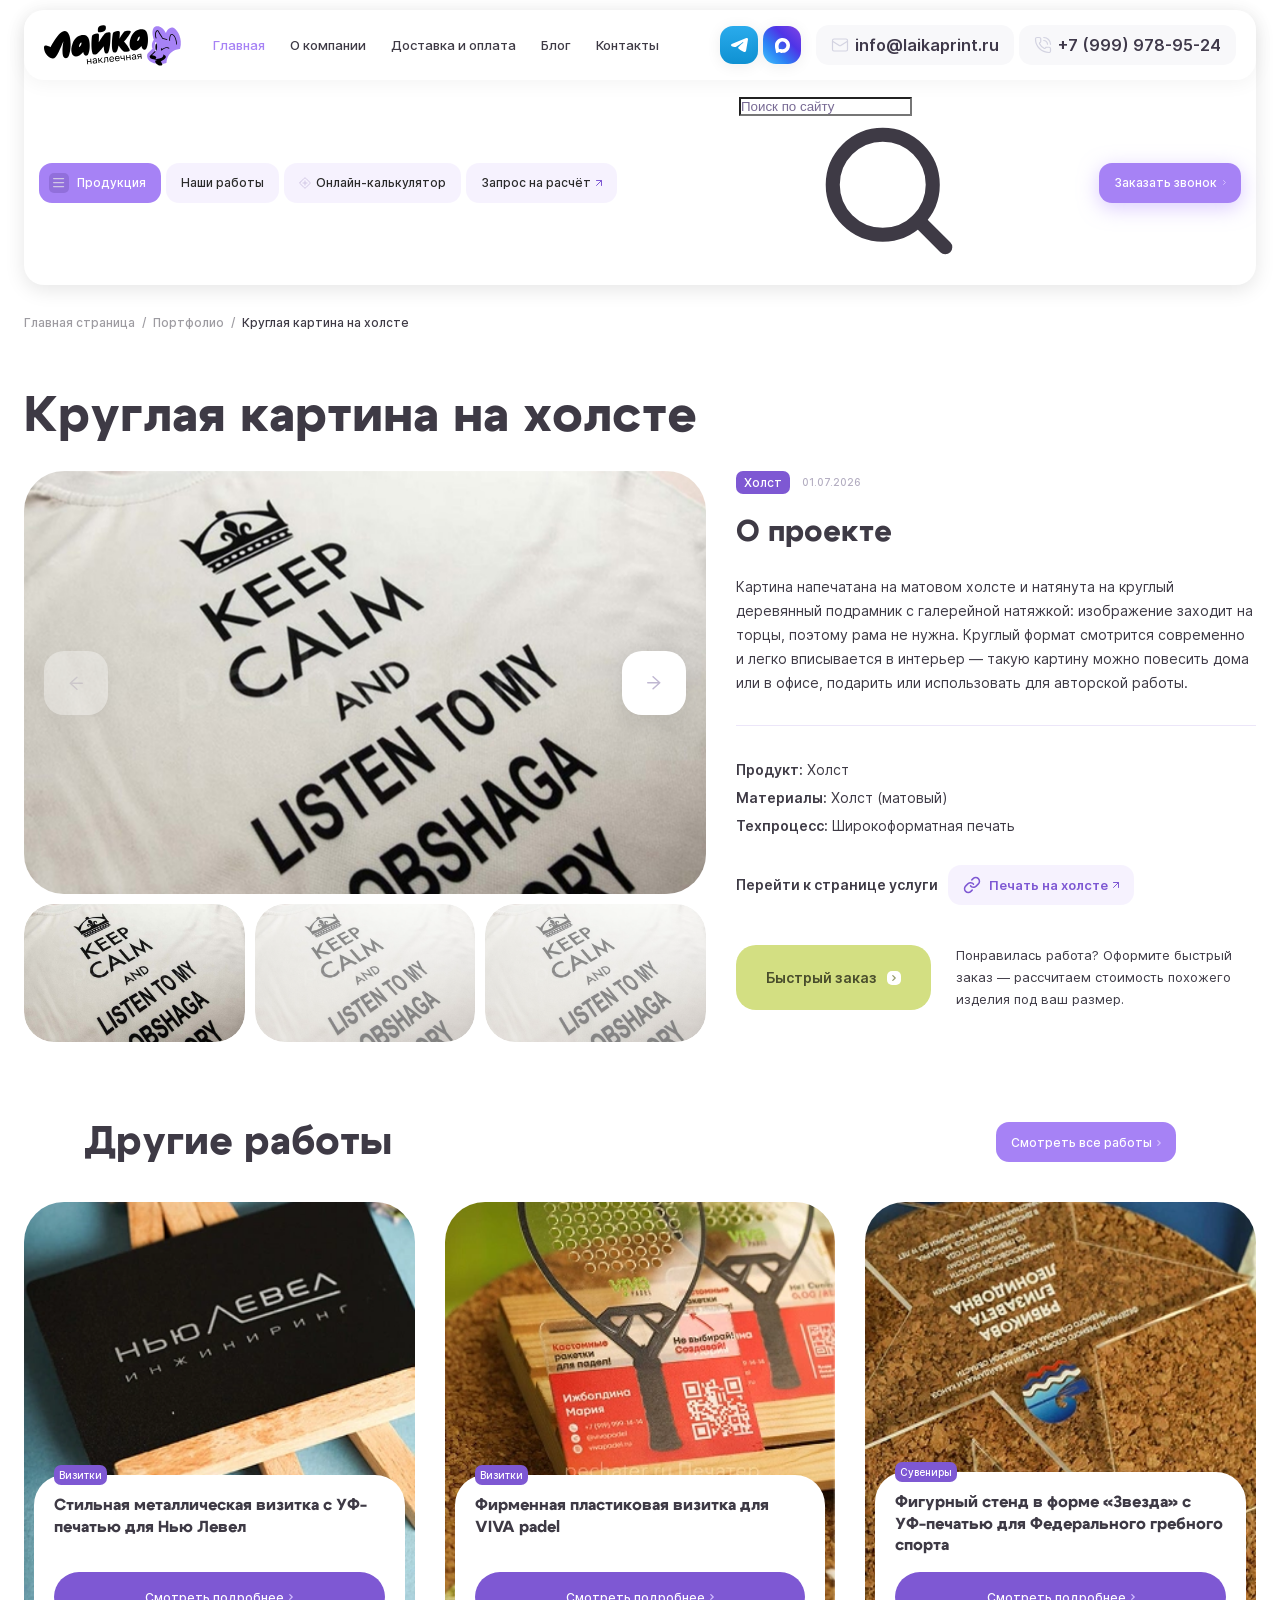
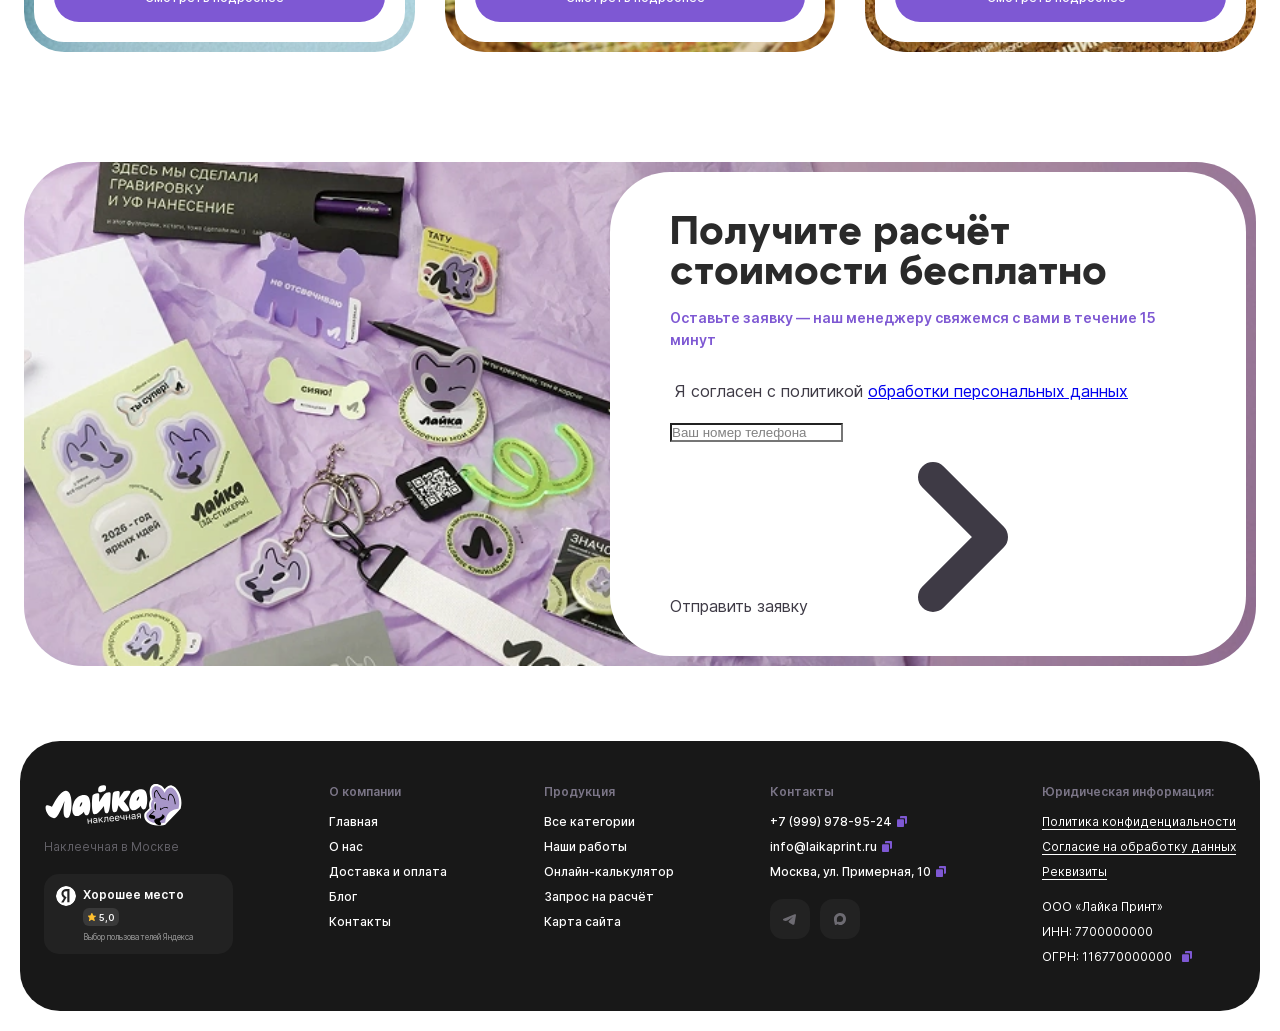
<file: case.html>
<!DOCTYPE html>
<html lang="ru">
	<head>
		<meta http-equiv="Content-Type" content="text/html; charset=utf-8">

		<!-- Adapting the page for mobile devices -->
		<meta name="viewport" content="width=device-width, initial-scale=1, maximum-scale=1">

		<!-- Prohibition of phone number recognition -->
		<meta name="format-detection" content="telephone=no">
		<meta name="SKYPE_TOOLBAR" content ="SKYPE_TOOLBAR_PARSER_COMPATIBLE">

		<!-- Page title -->
		<title>Заголовок страницы</title>

		<!-- Meta description -->
		<meta name="description" content="">

		<!-- Meta Keywords -->
		<meta name="keywords" content="">

		<!-- Changing the color of the mobile browser panel -->
		<meta name="msapplication-TileColor" content="#6AB12F">
		<meta name="theme-color" content="#6AB12F">

		<!-- Connecting style files -->
		<link rel="stylesheet" href="css/reset.css">
		<link rel="stylesheet" href="css/swiper-bundle.min.css">
		<link rel="stylesheet" href="css/swiper.css">
		<link rel="stylesheet" href="css/fancybox.css">
		<link rel="stylesheet" href="css/styles.css">
		<link rel="stylesheet" href="assets/css/blocks/case.css">
		<link rel="stylesheet" href="assets/css/blocks/projects.css">
		<link rel="stylesheet" href="assets/css/blocks/order_form.css">
		<link rel="stylesheet" href="css/fonts.css">
	</head>

	<body>
		<div class="wrap">
			<div class="main">
				<header>
					<div class="cont">
						<div class="data">
							<div class="top">
								<a href="/" class="logo">
									<img src="images/logo.svg" alt="">
								</a>

								<nav class="menu">
									<div class="item">
										<a class="active">Главная</a>
									</div>

									<div class="item">
										<a href="/">О компании</a>
									</div>

									<div class="item">
										<a href="/">Доставка и оплата</a>
									</div>

									<div class="item">
										<a href="/">Блог</a>
									</div>

									<div class="item">
										<a href="/">Контакты</a>
									</div>
								</nav>

								<div class="contacts">
									<div class="messengers">
										<a href="/" target="_blank" rel="noopener nofollow" class="tg_link">
											<svg class="icon"><use xlink:href="images/sprite.svg#ic_tg"></use></svg>
										</a>

										<a href="/" target="_blank" rel="noopener nofollow" class="max_link">
											<svg class="icon"><use xlink:href="images/sprite.svg#ic_max"></use></svg>
										</a>
									</div>

									<div class="email">
										<a href="mailto:info@laikaprint.ru">
											<svg class="icon"><use xlink:href="images/sprite.svg#ic_email"></use></svg>

											<span>info@laikaprint.ru</span>
										</a>
									</div>

									<div class="phone">
										<a href="tel:+7 (999) 978-95-24">
											<svg class="icon"><use xlink:href="images/sprite.svg#ic_phone"></use></svg>

											<span>+7 (999) 978-95-24</span>
										</a>
									</div>
								</div>
							</div>

							<div class="bottom">
								<div class="links">
									<div>
										<button class="link primary"  popovertarget="sub_links_modal1" style="anchor-name: --sub-links-modal-btn;">
											<div class="icon_wrap">
												<svg class="icon"><use xlink:href="images/sprite.svg#ic_menu"></use></svg>

												<svg class="icon"><use xlink:href="images/sprite.svg#ic_close"></use></svg>
											</div>

											<span>Продукция</span>
										</button>

										<div class="sub_links tabs_container" style="position-anchor: --sub-links-modal-btn;" id="sub_links_modal1" popover>
											<div class="tabs">
												<button data-content="#sub_links_tab1" data-level="level1" class="btn active">
													<span>Наклейки</span>

													<svg class="icon"><use xlink:href="images/sprite.svg#ic_arr_hor"></use></svg>
												</button>

												<button data-content="#sub_links_tab2" data-level="level1" class="btn">
													<span>Мерч и сувениры</span>

													<svg class="icon"><use xlink:href="images/sprite.svg#ic_arr_hor"></use></svg>
												</button>

												<button data-content="#sub_links_tab3" data-level="level1" class="btn">
													<span>Печать на одежде</span>

													<svg class="icon"><use xlink:href="images/sprite.svg#ic_arr_hor"></use></svg>
												</button>

												<button data-content="#sub_links_tab2" data-level="level1" class="btn">
													<span>Мерч и сувениры</span>

													<svg class="icon"><use xlink:href="images/sprite.svg#ic_arr_hor"></use></svg>
												</button>

												<button data-content="#sub_links_tab3" data-level="level1" class="btn">
													<span>Печать на одежде</span>

													<svg class="icon"><use xlink:href="images/sprite.svg#ic_arr_hor"></use></svg>
												</button>

												<button data-content="#sub_links_tab2" data-level="level1" class="btn">
													<span>Мерч и сувениры</span>

													<svg class="icon"><use xlink:href="images/sprite.svg#ic_arr_hor"></use></svg>
												</button>

												<button data-content="#sub_links_tab3" data-level="level1" class="btn">
													<span>Печать на одежде</span>

													<svg class="icon"><use xlink:href="images/sprite.svg#ic_arr_hor"></use></svg>
												</button>

												<button data-content="#sub_links_tab2" data-level="level1" class="btn">
													<span>Мерч и сувениры</span>

													<svg class="icon"><use xlink:href="images/sprite.svg#ic_arr_hor"></use></svg>
												</button>

												<button data-content="#sub_links_tab3" data-level="level1" class="btn">
													<span>Печать на одежде</span>

													<svg class="icon"><use xlink:href="images/sprite.svg#ic_arr_hor"></use></svg>
												</button>
											</div>

											<div class="tab_content level1 active" id="sub_links_tab1">
												<div class="block_head row">
													<div class="title size_s">Наклейки</div>

													<a href="/" class="all_link">
														<span>Все наклейки</span>

														<svg class="icon"><use xlink:href="images/sprite.svg#ic_arr_hor"></use></svg>
													</a>
												</div>

												<div class="grid">
													<div class="main_col">
														<div class="catalog">
															<div class="grid_row">
																<a href="/" class="category">
																	<picture class="thumb">
																		<img src="images/tmp/category_thumb1.webp" alt="" loading="lazy" class="cover">
																	</picture>

																	<div class="info">
																		<div class="name">Виниловые наклейки</div>

																		<div class="price">от 250 ₽</div>
																	</div>
																</a>

																<a href="/" class="category">
																	<picture class="thumb">
																		<img src="images/tmp/category_thumb2.webp" alt="" loading="lazy" class="cover">
																	</picture>

																	<div class="info">
																		<div class="name">Объемные 3D-наклейки со смолой</div>

																		<div class="price">от 250 ₽</div>
																	</div>
																</a>

																<a href="/" class="category">
																	<picture class="thumb">
																		<img src="images/tmp/category_thumb3.webp" alt="" loading="lazy" class="cover">
																	</picture>

																	<div class="info">
																		<div class="name">Голографические</div>

																		<div class="price">от 250 ₽</div>
																	</div>
																</a>

																<a href="/" class="category">
																	<picture class="thumb">
																		<img src="images/tmp/category_thumb4.webp" alt="" loading="lazy" class="cover">
																	</picture>

																	<div class="info">
																		<div class="name">Прозрачные</div>

																		<div class="price">от 250 ₽</div>
																	</div>
																</a>

																<a href="/" class="category">
																	<picture class="thumb">
																		<img src="images/tmp/category_thumb5.webp" alt="" loading="lazy" class="cover">
																	</picture>

																	<div class="info">
																		<div class="name">УФ-ДТФ наклейки</div>

																		<div class="price">от 250 ₽</div>
																	</div>
																</a>

																<a href="/" class="category">
																	<picture class="thumb">
																		<img src="images/tmp/category_thumb6.webp" alt="" loading="lazy" class="cover">
																	</picture>

																	<div class="info">
																		<div class="name">Наклейки с логотипом</div>

																		<div class="price">от 250 ₽</div>
																	</div>
																</a>
															</div>
														</div>

														<div class="sub_links_links">
															<div>
																<div class="title">По материалу:</div>

																<div class="items">
																	<div><a href="/">Виниловые</a></div>

																	<div><a href="/">Бумажные</a></div>

																	<div><a href="/">Ламинированные</a></div>

																	<div><a href="/">Прозрачные</a></div>

																	<div><a href="/">Голографические</a></div>

																	<div><a href="/">Светоотражающие</a></div>
																</div>
															</div>

															<div>
																<div class="title">По материалу:</div>

																<div class="items">
																	<div><a href="/">УФ-печать</a></div>

																	<div><a href="/">УФ-ДТФ</a></div>

																	<div><a href="/">Объёмные со смолой</a></div>

																	<div><a href="/">Объёмные стикерпаки</a></div>

																	<div><a href="/">Флексопечать</a></div>
																</div>
															</div>

															<div>
																<div class="title">Форма и резка:</div>

																<div class="items">
																	<div><a href="/">С контурной резкой</a></div>

																	<div><a href="/">Круглые</a></div>

																	<div><a href="/">Овальные</a></div>

																	<div><a href="/">Квадратные</a></div>
																</div>
															</div>

															<div>
																<div class="title">Форма и резка:</div>

																<div class="items">
																	<div><a href="/">Стикеры</a></div>

																	<div><a href="/">Этикетки</a></div>

																	<div><a href="/">Наклейки в рулоне</a></div>

																	<div><a href="/">На стекло и окна</a></div>

																	<div><a href="/">Для маркетплейсов и упаковки</a></div>
																</div>
															</div>
														</div>
													</div>

													<form action="" class="form">
														<picture class="image">
															<img src="images/sub_links_form_img.webp" alt="" loading="lazy">
														</picture>

														<div class="title">Не знаете, какой материал?</div>

														<div class="desc">Пришлите идею,<br> подберём за 15 минут</div>

														<div class="line">
															<div class="field">
																<input type="text" name="" value="" class="input" placeholder="Telegram или телефон">
															</div>
														</div>

														<div class="line">
															<div class="field">
																<input type="text" name="" value="" class="input" placeholder="Что хотите напечатать?">
															</div>
														</div>

														<div class="line agree">
															<div class="field">
																<label class="checkbox">
																	<input type="checkbox" name="agree">

																	<span class="check"></span>

																	<span>Я согласен с политикой <a href="/" target="_blank">обработки персональных данных</a></span>
																</label>
															</div>
														</div>

														<div class="submit">
															<button type="submit" class="submit_btn">
																<span>Отправить заявку</span>

																<span class="icon">
																	<svg><use xlink:href="images/sprite.svg#ic_arr_hor"></use></svg>
																</span>
															</button>
														</div>
													</form>
												</div>
											</div>

											<div class="tab_content level1" id="sub_links_tab2">

											</div>

											<div class="tab_content level1" id="sub_links_tab3">

											</div>
										</div>
									</div>

									<div><a href="/" class="link">
										<span>Наши работы</span>
									</a></div>

									<div><a href="/" class="link">
										<svg class="icon"><use xlink:href="images/sprite.svg#ic_calc"></use></svg>

										<span>Онлайн-калькулятор</span>
									</a></div>

									<div><a href="/" class="link">
										<span>Запрос на расчёт</span>

										<svg class="arrow"><use xlink:href="images/sprite.svg#ic_arrow_diagonal"></use></svg>
									</a></div>
								</div>

								<form action="" class="search">
									<input type="text" name="" value="" class="input" placeholder="Поиск по сайту">

									<button type="submit" class="submit_btn">
										<svg class="icon"><use xlink:href="images/sprite.svg#ic_search"></use></svg>
									</button>
								</form>

								<button class="callback_btn" data-open-modal data-modal="callback_modal">
									<span>Заказать звонок</span>

									<svg class="icon"><use xlink:href="images/sprite.svg#ic_arr_hor"></use></svg>
								</button>
							</div>
						</div>
					</div>
				</header>


				<section class="mob_header mob_header_top">
					<div class="cont">
						<a href="/" class="logo">
							<img src="images/logo.svg" alt="">
						</a>

						<a href="tel:+7 (999) 978-95-24" class="phone_link">
							<svg class="icon"><use xlink:href="images/sprite.svg#ic_phone"></use></svg>
						</a>

						<div class="messengers">
							<a href="/" target="_blank" rel="noopener nofollow" class="tg_link">
								<svg class="icon"><use xlink:href="images/sprite.svg#ic_tg"></use></svg>
							</a>

							<a href="/" target="_blank" rel="noopener nofollow" class="max_link">
								<svg class="icon"><use xlink:href="images/sprite.svg#ic_max"></use></svg>
							</a>
						</div>

						<button class="mob_menu_btn">
							<svg class="icon"><use xlink:href="images/sprite.svg#ic_menu"></use></svg>
						</button>
					</div>
				</section>


				<section class="mob_header mob_header_bottom">
					<div class="cont">
						<div class="location">
							<svg class="icon"><use xlink:href="images/sprite.svg#ic_location"></use></svg>

							<div>
								<div class="address">Москва, ул. Кожевническая, 7</div>
								<div>м. Павелецкая, с 10:00 до 19:00</div>
							</div>
						</div>

						<button class="order_btn" data-open-modal data-modal="callback_modal">
							<span>Заказать звонок</span>

							<svg class="icon"><use xlink:href="images/sprite.svg#ic_arr_hor"></use></svg>
						</button>
					</div>
				</section>


				<section class="mob_menu">
					<div class="sticky">
						<form action="" class="search">
							<input type="text" name="" value="" class="input" placeholder="Поиск по сайту">

							<button type="submit" class="submit_btn">
								<svg class="icon"><use xlink:href="images/sprite.svg#ic_search"></use></svg>
							</button>
						</form>

						<button class="close_btn">
							<svg class="icon"><use xlink:href="images/sprite.svg#ic_close"></use></svg>
						</button>
					</div>

					<div class="scroll">
						<button class="catalog_btn">
							<div class="icon">
								<svg><use xlink:href="images/sprite.svg#ic_menu"></use></svg>
							</div>

							<span>
								<span>Каталог</span>
								<small>Наша продукция, что мы делаем</small>
							</span>

							<svg class="arr"><use xlink:href="images/sprite.svg#ic_arr_hor"></use></svg>
						</button>

						<div class="menu">
							<div><a href="/">
								<span>Наши работы</span>

								<svg class="arr"><use xlink:href="images/sprite.svg#ic_arr_hor"></use></svg>
							</a></div>

							<div><a href="/">
								<span>Онлайн-калькулятор</span>

								<svg class="arr"><use xlink:href="images/sprite.svg#ic_arr_hor"></use></svg>
							</a></div>

							<div><button>
								<span>Запрос на расчёт</span>

								<svg class="arr"><use xlink:href="images/sprite.svg#ic_arr_hor"></use></svg>
							</button></div>

							<div class="divider"></div>

							<div><a href="/">
								<span>Главная</span>

								<svg class="arr"><use xlink:href="images/sprite.svg#ic_arr_hor"></use></svg>
							</a></div>

							<div><a href="/">
								<span>О компании</span>

								<svg class="arr"><use xlink:href="images/sprite.svg#ic_arr_hor"></use></svg>
							</a></div>

							<div><a href="/">
								<span>Контакты</span>

								<svg class="arr"><use xlink:href="images/sprite.svg#ic_arr_hor"></use></svg>
							</a></div>

							<div><a href="/">
								<span>Доставка и оплата</span>

								<svg class="arr"><use xlink:href="images/sprite.svg#ic_arr_hor"></use></svg>
							</a></div>

							<div><a href="/">
								<span>Блог</span>

								<svg class="arr"><use xlink:href="images/sprite.svg#ic_arr_hor"></use></svg>
							</a></div>
						</div>

						<div class="contacts">
							<div class="phone">
								<a href="tel:+7 (999) 978-95-24">
									<svg class="icon"><use xlink:href="images/sprite.svg#ic_phone2"></use></svg>

									<span>+7 (999) 978-95-24</span>

									<svg class="arr"><use xlink:href="images/sprite.svg#ic_arr_hor"></use></svg>
								</a>
							</div>

							<div class="email">
								<a href="mailto:info@laikaprint.ru">
									<svg class="icon"><use xlink:href="images/sprite.svg#ic_email2"></use></svg>

									<span>info@laikaprint.ru</span>

									<svg class="arr"><use xlink:href="images/sprite.svg#ic_arr_hor"></use></svg>
								</a>
							</div>

							<div class="location">
								<svg class="icon"><use xlink:href="images/sprite.svg#ic_location"></use></svg>

								<div>
									<span class="address">Москва, ул. Кожевническая, 7</span>

									<span>м. Павелецкая, с 10:00 до 19:00</span>
								</div>
							</div>

							<button class="btn">
								<span>Рассчитать заказ</span>

								<span class="icon">
									<svg><use xlink:href="images/sprite.svg#ic_arr_hor"></use></svg>
								</span>
							</button>
						</div>
					</div>

					<div class="catalog_inner">
						<button class="back_btn">
							<span class="icon">
								<svg><use xlink:href="images/sprite.svg#ic_arrow_hor"></use></svg>
							</span>

							<span>Вернуться назад</span>
						</button>

						<div class="items">
							<div>
								<a href="#" class="btn">
									<picture class="icon">
										<img src="images/tmp/ic_catalog_inner1.svg" alt="" loading="lazy">
									</picture>

									<span>
										<span>Наклейки</span>
										<small>Смотреть раздел</small>
									</span>

									<svg class="arr"><use xlink:href="images/sprite.svg#ic_arr_hor"></use></svg>
								</a>

								<div class="sub">
									<button class="back_btn">
										<span class="icon">
											<svg><use xlink:href="images/sprite.svg#ic_arrow_hor"></use></svg>
										</span>

										<span>Вернуться назад</span>
									</button>

									<div class="title">Наклейки</div>

									<div class="grid_row">
										<a href="/" class="category">
											<picture class="thumb">
												<img src="images/tmp/category_thumb1.webp" alt="" loading="lazy" class="cover">
											</picture>

											<div class="info">
												<div class="name">Виниловые наклейки</div>
											</div>
										</a>

										<a href="/" class="category">
											<picture class="thumb">
												<img src="images/tmp/category_thumb2.webp" alt="" loading="lazy" class="cover">
											</picture>

											<div class="info">
												<div class="name">Объемные 3D-наклейки со смолой</div>
											</div>
										</a>

										<a href="/" class="category">
											<picture class="thumb">
												<img src="images/tmp/category_thumb3.webp" alt="" loading="lazy" class="cover">
											</picture>

											<div class="info">
												<div class="name">Голографические</div>
											</div>
										</a>

										<a href="/" class="category">
											<picture class="thumb">
												<img src="images/tmp/category_thumb4.webp" alt="" loading="lazy" class="cover">
											</picture>

											<div class="info">
												<div class="name">Прозрачные</div>
											</div>
										</a>

										<a href="/" class="category">
											<picture class="thumb">
												<img src="images/tmp/category_thumb5.webp" alt="" loading="lazy" class="cover">
											</picture>

											<div class="info">
												<div class="name">УФ-ДТФ наклейки</div>
											</div>
										</a>

										<a href="/" class="category">
											<picture class="thumb">
												<img src="images/tmp/category_thumb6.webp" alt="" loading="lazy" class="cover">
											</picture>

											<div class="info">
												<div class="name">Наклейки с логотипом</div>
											</div>
										</a>
									</div>

									<div class="section">
										<div class="name">По материалу:</div>

										<div class="items">
											<div><a href="/">
												<span>Виниловые</span>

												<svg class="arr"><use xlink:href="images/sprite.svg#ic_arr_hor"></use></svg>
											</a></div>

											<div><a href="/">
												<span>Прозрачные</span>

												<svg class="arr"><use xlink:href="images/sprite.svg#ic_arr_hor"></use></svg>
											</a></div>

											<div><a href="/">
												<span>Бумажные</span>

												<svg class="arr"><use xlink:href="images/sprite.svg#ic_arr_hor"></use></svg>
											</a></div>

											<div><a href="/">
												<span>Голографические</span>

												<svg class="arr"><use xlink:href="images/sprite.svg#ic_arr_hor"></use></svg>
											</a></div>

											<div><a href="/">
												<span>Ламинированные</span>

												<svg class="arr"><use xlink:href="images/sprite.svg#ic_arr_hor"></use></svg>
											</a></div>

											<div><a href="/">
												<span>Светоотражающие</span>

												<svg class="arr"><use xlink:href="images/sprite.svg#ic_arr_hor"></use></svg>
											</a></div>
										</div>
									</div>

									<div class="section">
										<div class="name">По материалу:</div>

										<div class="items">
											<div><a href="/">
												<span>Виниловые</span>

												<svg class="arr"><use xlink:href="images/sprite.svg#ic_arr_hor"></use></svg>
											</a></div>

											<div><a href="/">
												<span>Прозрачные</span>

												<svg class="arr"><use xlink:href="images/sprite.svg#ic_arr_hor"></use></svg>
											</a></div>

											<div><a href="/">
												<span>Бумажные</span>

												<svg class="arr"><use xlink:href="images/sprite.svg#ic_arr_hor"></use></svg>
											</a></div>

											<div><a href="/">
												<span>Голографические</span>

												<svg class="arr"><use xlink:href="images/sprite.svg#ic_arr_hor"></use></svg>
											</a></div>

											<div><a href="/">
												<span>Ламинированные</span>

												<svg class="arr"><use xlink:href="images/sprite.svg#ic_arr_hor"></use></svg>
											</a></div>

											<div><a href="/">
												<span>Светоотражающие</span>

												<svg class="arr"><use xlink:href="images/sprite.svg#ic_arr_hor"></use></svg>
											</a></div>
										</div>
									</div>

									<div class="section">
										<div class="name">По материалу:</div>

										<div class="items">
											<div><a href="/">
												<span>Виниловые</span>

												<svg class="arr"><use xlink:href="images/sprite.svg#ic_arr_hor"></use></svg>
											</a></div>

											<div><a href="/">
												<span>Прозрачные</span>

												<svg class="arr"><use xlink:href="images/sprite.svg#ic_arr_hor"></use></svg>
											</a></div>

											<div><a href="/">
												<span>Бумажные</span>

												<svg class="arr"><use xlink:href="images/sprite.svg#ic_arr_hor"></use></svg>
											</a></div>

											<div><a href="/">
												<span>Голографические</span>

												<svg class="arr"><use xlink:href="images/sprite.svg#ic_arr_hor"></use></svg>
											</a></div>

											<div><a href="/">
												<span>Ламинированные</span>

												<svg class="arr"><use xlink:href="images/sprite.svg#ic_arr_hor"></use></svg>
											</a></div>

											<div><a href="/">
												<span>Светоотражающие</span>

												<svg class="arr"><use xlink:href="images/sprite.svg#ic_arr_hor"></use></svg>
											</a></div>
										</div>
									</div>
								</div>
							</div>

							<div>
								<a href="#" class="btn">
									<picture class="icon">
										<img src="images/tmp/ic_catalog_inner2.svg" alt="" loading="lazy">
									</picture>

									<span>
										<span>Визитки</span>
										<small>Смотреть раздел</small>
									</span>

									<svg class="arr"><use xlink:href="images/sprite.svg#ic_arr_hor"></use></svg>
								</a>
							</div>

							<div>
								<a href="#" class="btn">
									<picture class="icon">
										<img src="images/tmp/ic_catalog_inner3.svg" alt="" loading="lazy">
									</picture>

									<span>
										<span>Полиграфия</span>
										<small>Смотреть раздел</small>
									</span>

									<svg class="arr"><use xlink:href="images/sprite.svg#ic_arr_hor"></use></svg>
								</a>
							</div>

							<div>
								<a href="#" class="btn">
									<picture class="icon">
										<img src="images/tmp/ic_catalog_inner4.svg" alt="" loading="lazy">
									</picture>

									<span>
										<span>Коробка</span>
										<small>Смотреть раздел</small>
									</span>

									<svg class="arr"><use xlink:href="images/sprite.svg#ic_arr_hor"></use></svg>
								</a>
							</div>
						</div>
					</div>
				</section>


				<section class="page_head s_m">
					<div class="cont">
						<div class="breadcrumbs">
							<a href="/">Главная страница</a>

							<span class="sep">/</span>

							<a href="/">Портфолио</a>

							<span class="sep">/</span>

							<span class="current">Круглая картина на холсте</span>
						</div>
					</div>
				</section>


				<section class="case_info block">
					<div class="cont">
						<h1 class="case_title">Круглая картина на холсте</h1>

						<div class="row">
							<div class="images">
								<div class="big">
									<div class="swiper">
										<div class="swiper-wrapper">
											<div class="swiper-slide">
												<a href="images/tmp/case_img.jpg" class="link fancy_img" data-fancybox="case">
													<picture class="thumb">
														<img src="images/tmp/case_img.jpg" alt="" fetchpriority="high" class="cover">
													</picture>
												</a>
											</div>

											<div class="swiper-slide">
												<a href="images/tmp/case_img.jpg" class="link fancy_img" data-fancybox="case">
													<picture class="thumb">
														<img src="images/tmp/case_img.jpg" alt="" loading="lazy" class="cover">
													</picture>
												</a>
											</div>

											<div class="swiper-slide">
												<a href="images/tmp/case_img.jpg" class="link fancy_img" data-fancybox="case">
													<picture class="thumb">
														<img src="images/tmp/case_img.jpg" alt="" loading="lazy" class="cover">
													</picture>
												</a>
											</div>

											<div class="swiper-slide">
												<a href="images/tmp/case_img.jpg" class="link fancy_img" data-fancybox="case">
													<picture class="thumb">
														<img src="images/tmp/case_img.jpg" alt="" loading="lazy" class="cover">
													</picture>
												</a>
											</div>

											<div class="swiper-slide">
												<a href="images/tmp/case_img.jpg" class="link fancy_img" data-fancybox="case">
													<picture class="thumb">
														<img src="images/tmp/case_img.jpg" alt="" loading="lazy" class="cover">
													</picture>
												</a>
											</div>
										</div>

										<button class="swiper-button-prev">
											<svg class="icon"><use xlink:href="images/sprite.svg#ic_arrow_hor"></use></svg>
										</button>

										<button class="swiper-button-next">
											<svg class="icon"><use xlink:href="images/sprite.svg#ic_arrow_hor"></use></svg>
										</button>
									</div>
								</div>

								<div class="thumbs">
									<div class="swiper">
										<div class="swiper-wrapper">
											<div class="swiper-slide">
												<picture class="thumb">
													<img src="images/tmp/case_img.jpg" alt="" loading="lazy" class="cover">
												</picture>
											</div>

											<div class="swiper-slide">
												<picture class="thumb">
													<img src="images/tmp/case_img.jpg" alt="" loading="lazy" class="cover">
												</picture>
											</div>

											<div class="swiper-slide">
												<picture class="thumb">
													<img src="images/tmp/case_img.jpg" alt="" loading="lazy" class="cover">
												</picture>
											</div>

											<div class="swiper-slide">
												<picture class="thumb">
													<img src="images/tmp/case_img.jpg" alt="" loading="lazy" class="cover">
												</picture>
											</div>

											<div class="swiper-slide">
												<picture class="thumb">
													<img src="images/tmp/case_img.jpg" alt="" loading="lazy" class="cover">
												</picture>
											</div>
										</div>
									</div>
								</div>
							</div>

							<div class="data">
								<div class="top">
									<div class="tags">
										<div><a href="/">Холст</a></div>
									</div>

									<div class="date">01.07.2026</div>
								</div>

								<div class="description">
									<div class="title">О проекте</div>

									<div class="text">
										<p>Картина напечатана на матовом холсте и натянута на круглый деревянный подрамник с галерейной натяжкой: изображение заходит на торцы, поэтому рама не нужна. Круглый формат смотрится современно и легко вписывается в интерьер — такую картину можно повесить дома или в офисе, подарить или использовать для авторской работы.</p>
									</div>
								</div>

								<div class="divider"></div>

								<div class="features">
									<div><b>Продукт:</b> Холст</div>

									<div><b>Материалы:</b> Холст (матовый)</div>

									<div><b>Техпроцесс:</b> Широкоформатная печать</div>
								</div>

								<div class="link">
									<div class="label">Перейти к странице услуги</div>

									<a href="/" target="_blank" rel="noopener nofollow">
										<svg class="icon"><use xlink:href="images/sprite.svg#ic_link"></use></svg>

										<span>Печать на холсте</span>

										<svg class="arrow"><use xlink:href="images/sprite.svg#ic_arrow_diagonal"></use></svg>
									</a>
								</div>

								<div class="order">
									<button class="btn">
										<span>Быстрый заказ</span>

										<span class="icon">
											<svg><use xlink:href="images/sprite.svg#ic_arr_hor"></use></svg>
										</span>
									</button>

									<div class="exp">Понравилась работа? Оформите быстрый заказ — рассчитаем стоимость похожего изделия под ваш размер.</div>
								</div>
							</div>
						</div>
					</div>
				</section>


				<section class="projects block">
					<div class="cont">
						<div class="block_head pad">
							<div class="title">Другие работы</div>
						</div>

						<div class="data">
							<div class="swiper big">
								<div class="swiper-wrapper">
									<div class="swiper-slide">
										<a href="/" class="project">
											<picture class="thumb">
												<img src="images/tmp/project_thumb1.webp" alt="" loading="lazy" class="cover">
											</picture>

											<div class="info">
												<div class="category">Визитки</div>

												<div class="name">Стильная металлическая визитка с УФ-печатью для Нью Левел</div>

												<div class="link">
													<span>Смотреть подробнее</span>

													<svg class="icon"><use xlink:href="images/sprite.svg#ic_arr_hor"></use></svg>
												</div>
											</div>
										</a>
									</div>

									<div class="swiper-slide">
										<a href="/" class="project">
											<picture class="thumb">
												<img src="images/tmp/project_thumb2.webp" alt="" loading="lazy" class="cover">
											</picture>

											<div class="info">
												<div class="category">Визитки</div>

												<div class="name">Фирменная пластиковая визитка для VIVA padel</div>

												<div class="link">
													<span>Смотреть подробнее</span>

													<svg class="icon"><use xlink:href="images/sprite.svg#ic_arr_hor"></use></svg>
												</div>
											</div>
										</a>
									</div>

									<div class="swiper-slide">
										<a href="/" class="project">
											<picture class="thumb">
												<img src="images/tmp/project_thumb3.webp" alt="" loading="lazy" class="cover">
											</picture>

											<div class="info">
												<div class="category">Сувениры</div>

												<div class="name">Фигурный стенд в форме «Звезда» с УФ-печатью для Федерального гребного спорта</div>

												<div class="link">
													<span>Смотреть подробнее</span>

													<svg class="icon"><use xlink:href="images/sprite.svg#ic_arr_hor"></use></svg>
												</div>
											</div>
										</a>
									</div>
								</div>

								<button class="swiper-button-prev">
									<svg class="icon"><use xlink:href="images/sprite.svg#ic_arrow_hor"></use></svg>
								</button>

								<button class="swiper-button-next">
									<svg class="icon"><use xlink:href="images/sprite.svg#ic_arrow_hor"></use></svg>
								</button>

								<div class="swiper-pagination"></div>
							</div>

							<a href="/" class="all_link">
								<span>Смотреть все работы</span>

								<svg class="icon"><use xlink:href="images/sprite.svg#ic_arr_hor"></use></svg>
							</a>
						</div>
					</div>
				</section>


				<section class="order_form">
					<div class="cont">
						<div class="data">
							<form action="" class="form">
								<div class="title">Получите расчёт стоимости бесплатно</div>

								<div class="desc">Оставьте заявку — наш менеджеру свяжемся с вами в течение 15 минут</div>

								<div class="line agree">
									<div class="field">
										<label class="checkbox">
											<input type="checkbox" name="agree">

											<span class="check"></span>

											<span>Я согласен с политикой <a href="/" target="_blank">обработки персональных данных</a></span>
										</label>
									</div>
								</div>

								<div class="line">
									<div class="field">
										<input type="tel" name="" value="" class="input" placeholder="Ваш номер телефона">
									</div>
								</div>

								<div class="submit">
									<button type="submit" class="submit_btn">
										<span>Отправить заявку</span>

										<span class="icon">
											<svg><use xlink:href="images/sprite.svg#ic_arr_hor"></use></svg>
										</span>
									</button>
								</div>
							</form>

							<picture class="image">
								<source media="(max-width: 1023px)" srcset="images/tmp/bg_order_form_mob.webp">

								<img src="images/tmp/bg_order_form.webp" alt="" loading="lazy" class="cover">
							</picture>
						</div>
					</div>
				</section>
			</div>


			<footer>
				<div class="data">
					<div class="cont">
						<div class="info">
							<div class="logo">
								<img src="images/logo_white.svg" alt="">

								<span>Наклеечная в Москве</span>
							</div>

							<a href="/" class="ya_rating" target="_blank" rel="noopener nofollow">
								<picture class="logo_img">
									<img src="images/ya_rating_logo.svg" alt="" loading="lazy">
								</picture>

								<div>
									<div class="name">Хорошее место</div>

									<div class="rating">
										<svg class="icon"><use xlink:href="images/sprite.svg#ic_star"></use></svg>

										<span>5,0</span>
									</div>

									<div class="desc">Выбор пользователей Яндекса</div>
								</div>
							</a>
						</div>

						<div class="menu">
							<div class="title">О компании</div>

							<div class="items">
								<div><a href="/">Главная</a></div>

								<div><a href="/">О нас</a></div>

								<div><a href="/">Доставка и оплата</a></div>

								<div><a href="/">Блог</a></div>

								<div><a href="/">Контакты</a></div>
							</div>
						</div>

						<div class="menu">
							<div class="title">Продукция</div>

							<div class="items">
								<div><a href="/">Все категории</a></div>

								<div><a href="/">Наши работы</a></div>

								<div><a href="/">Онлайн-калькулятор</a></div>

								<div><a href="/">Запрос на расчёт</a></div>

								<div><a href="/">Карта сайта</a></div>
							</div>
						</div>

						<div class="contacts">
							<div class="title">Контакты</div>

							<div class="phone">
								<a href="tel:+7 (999) 978-95-24">+7 (999) 978-95-24</a>

								<button class="copy_btn" data-copy="+7 (999) 978-95-24">
									<svg class="icon"><use xlink:href="images/sprite.svg#ic_copy"></use></svg>
								</button>
							</div>

							<div class="email">
								<a href="mailto:info@laikaprint.ru">info@laikaprint.ru</a>

								<button class="copy_btn" data-copy="info@laikaprint.ru">
									<svg class="icon"><use xlink:href="images/sprite.svg#ic_copy"></use></svg>
								</button>
							</div>

							<div class="address">
								<span>Москва, ул. Примерная, 10</span>

								<button class="copy_btn" data-copy="Москва, ул. Примерная, 10">
									<svg class="icon"><use xlink:href="images/sprite.svg#ic_copy"></use></svg>
								</button>
							</div>

							<div class="messengers">
								<a href="/" target="_blank" rel="noopener nofollow" class="tg_link">
									<svg class="icon"><use xlink:href="images/sprite.svg#ic_tg"></use></svg>
								</a>

								<a href="/" target="_blank" rel="noopener nofollow" class="max_link">
									<svg class="icon"><use xlink:href="images/sprite.svg#ic_max"></use></svg>
								</a>
							</div>
						</div>

						<div class="legal">
							<div class="title">Юридическая информация:</div>

							<div class="links">
								<div><a href="/">Политика конфиденциальности</a></div>

								<div><a href="/">Согласие на обработку данных</a></div>

								<div><a href="/">Реквизиты</a></div>
							</div>

							<div class="requisites">
								<div>
									<span>ООО «Лайка Принт»</span>
								</div>

								<div>
									<span>ИНН: 7700000000</span>
								</div>

								<div>
									<span>ОГРН: 116770000000</span>

									<button class="copy_btn" data-copy="116770000000">
										<svg class="icon"><use xlink:href="images/sprite.svg#ic_copy"></use></svg>
									</button>
								</div>
							</div>
						</div>
					</div>
				</div>
			</footer>


			<div class="overlay"></div>
		</div>


		<dialog class="modal" id="callback_modal">
			<div class="wrapper">
				<div class="inner">
					<button class="close_btn" data-close-modal>
						<svg class="icon"><use xlink:href="images/sprite.svg#ic_close"></use></svg>
					</button>

					<div class="modal_title">Заказать звонок</div>

					<div class="modal_desc">
						<p>Оставьте свои контактные данные, и мы свяжемся с вами в ближайшее время</p>
					</div>

					<form action="" class="form">
						<div class="line">
							<div class="field">
								<input type="tel" name="" value="" class="input" placeholder="Ваш номер телефона">
							</div>
						</div>

						<div class="line agree">
							<div class="field">
								<label class="checkbox">
									<input type="checkbox" name="agree">

									<span class="check"></span>

									<span>Я согласен с политикой <a href="/" target="_blank">обработки персональных данных</a></span>
								</label>
							</div>
						</div>

						<div class="submit">
							<button type="submit" class="submit_btn">
								<span>Отправить заявку</span>

								<span class="icon">
									<svg><use xlink:href="images/sprite.svg#ic_arr_hor"></use></svg>
								</span>
							</button>
						</div>
					</form>
				</div>
			</div>
		</dialog>


		<dialog class="modal" id="feedback_modal">
			<div class="wrapper">
				<div class="inner">
					<button class="close_btn" data-close-modal>
						<svg class="icon"><use xlink:href="images/sprite.svg#ic_close"></use></svg>
					</button>

					<div class="modal_title">Задать<br> вопрос</div>

					<div class="modal_desc">
						<p>Оставьте свои контактные данные, и мы свяжемся с вами в ближайшее время</p>
					</div>

					<form action="" class="form">
						<div class="line">
							<div class="field">
								<textarea name="" placeholder="Ваш вопрос"></textarea>
							</div>
						</div>

						<div class="line">
							<div class="field">
								<input type="tel" name="" value="" class="input" placeholder="Ваш номер телефона">
							</div>
						</div>

						<div class="line agree">
							<div class="field">
								<label class="checkbox">
									<input type="checkbox" name="agree">

									<span class="check"></span>

									<span>Я согласен с политикой <a href="/" target="_blank">обработки персональных данных</a></span>
								</label>
							</div>
						</div>

						<div class="submit">
							<button type="submit" class="submit_btn">
								<span>Отправить заявку</span>

								<span class="icon">
									<svg><use xlink:href="images/sprite.svg#ic_arr_hor"></use></svg>
								</span>
							</button>
						</div>
					</form>
				</div>
			</div>
		</dialog>


		<dialog class="modal success" id="success_modal">
			<div class="wrapper">
				<div class="inner">
					<button class="close_btn" data-close-modal>
						<svg class="icon"><use xlink:href="images/sprite.svg#ic_close"></use></svg>
					</button>

					<picture class="thumb">
						<img src="images/ic_modal_success.png" alt="" loading="lazy">
					</picture>

					<div class="modal_title">Спасибо<br> за заявку</div>

					<div class="modal_desc">
						<p>Мы скоро с вами свяжемся!</p>
					</div>
				</div>
			</div>
		</dialog>


		<!-- Connecting javascript files -->
		<script src="js/jquery-3.7.1.min.js"></script>
		<script src="js/functions.js"></script>
		<script src="js/swiper-bundle.min.js"></script>
		<script src="js/maska.min.js"></script>
		<script src="js/fancybox.js"></script>
		<script src="js/scripts.js"></script>
		<script src="js/slider-core.js"></script>
		<script src="assets/js/blocks/case.js"></script>
		<script src="assets/js/blocks/projects.js"></script>
	</body>
</html>
</file>
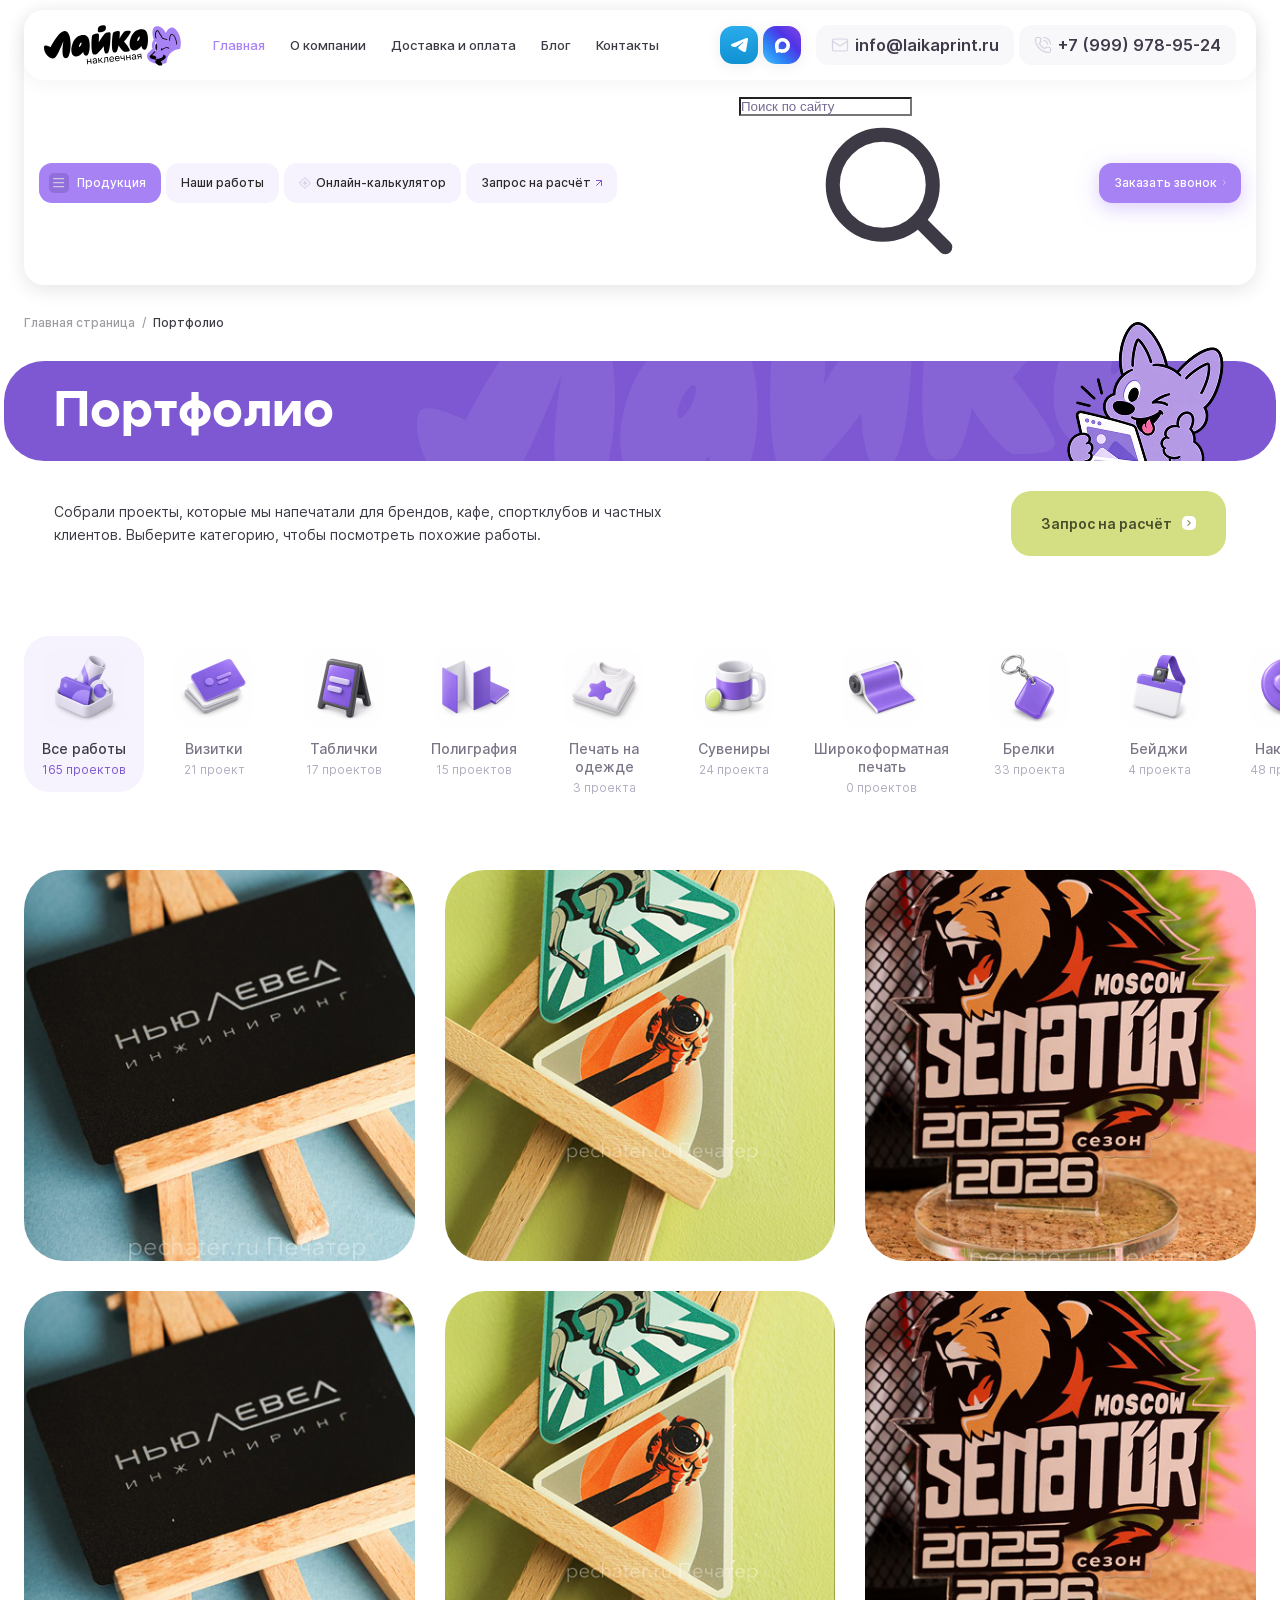
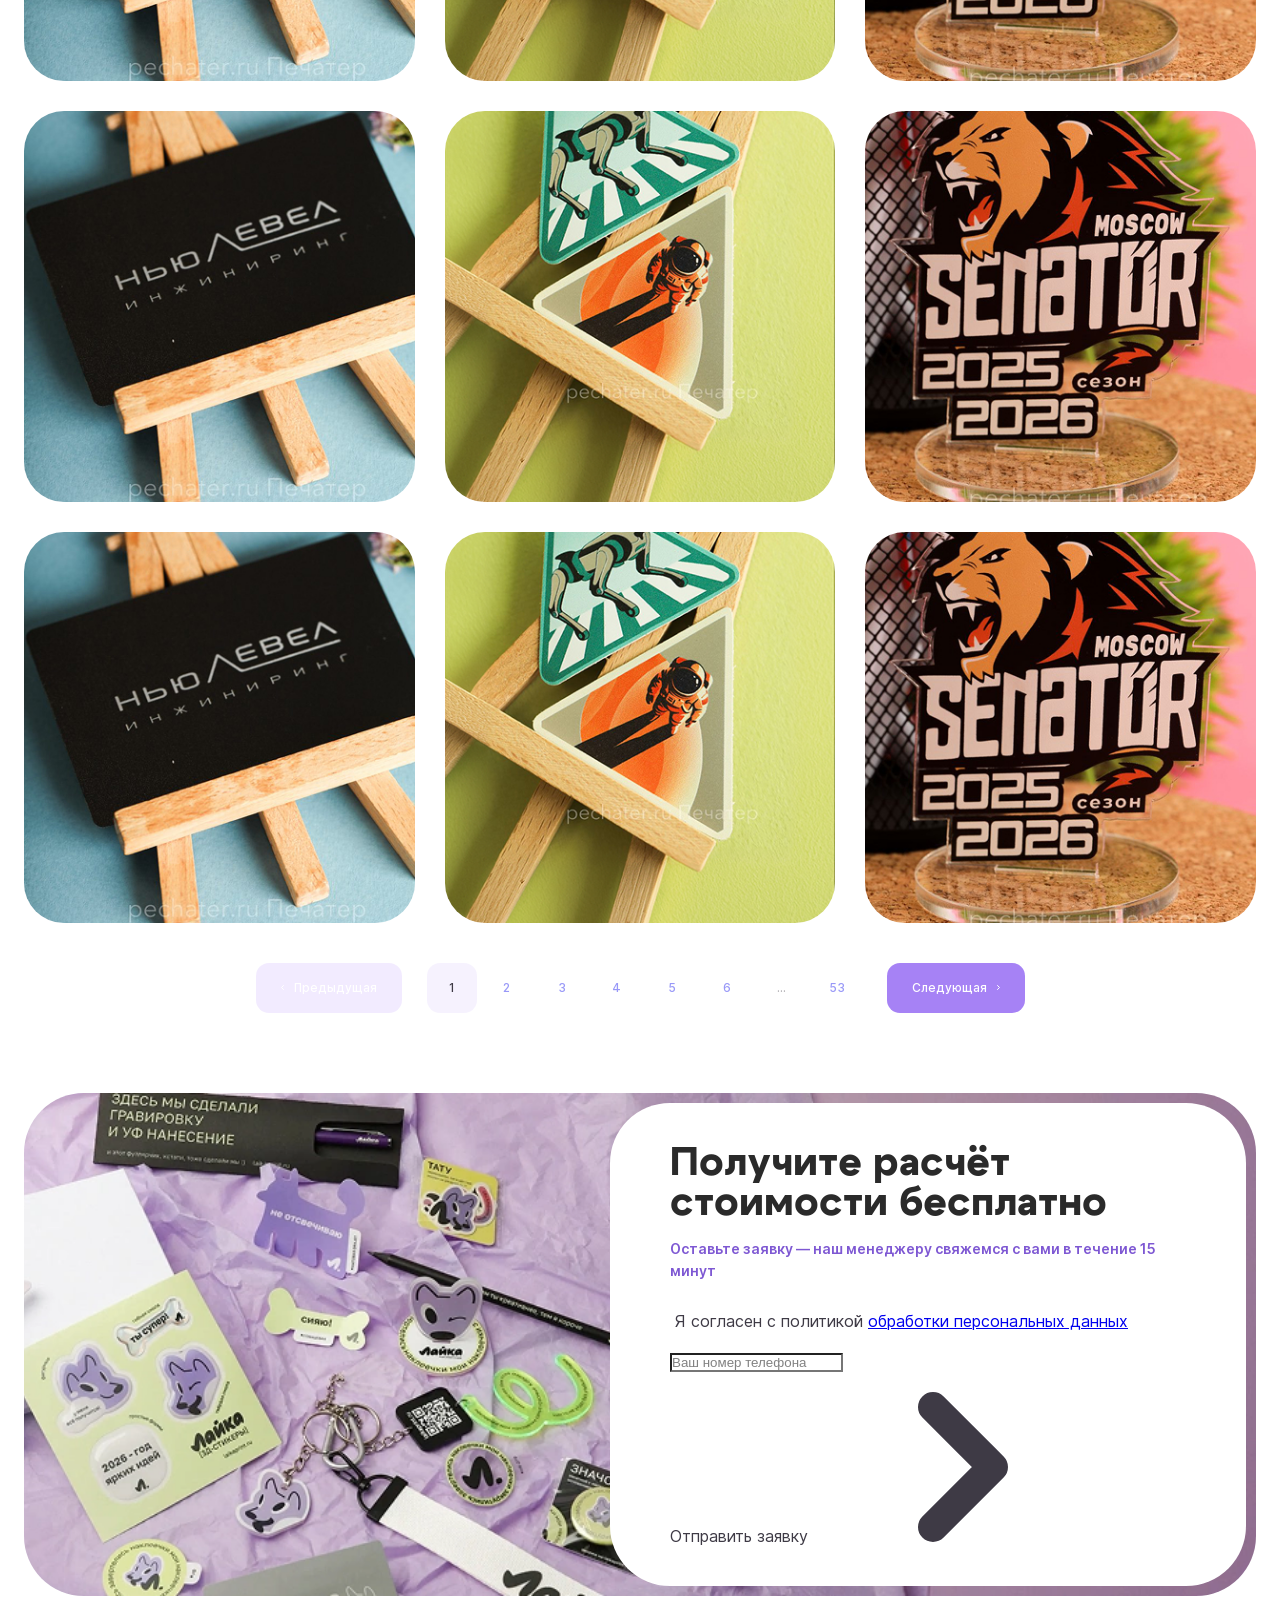
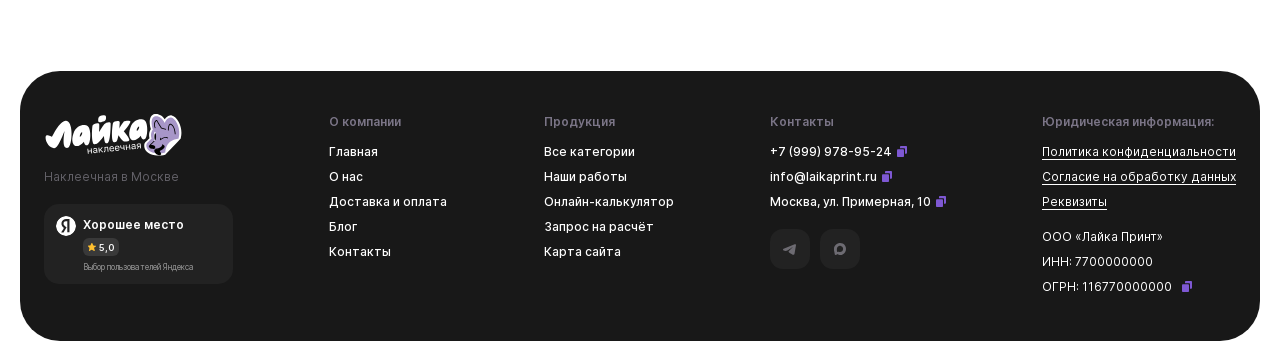
<file: cases.html>
<!DOCTYPE html>
<html lang="ru">
	<head>
		<meta http-equiv="Content-Type" content="text/html; charset=utf-8">

		<!-- Adapting the page for mobile devices -->
		<meta name="viewport" content="width=device-width, initial-scale=1, maximum-scale=1">

		<!-- Prohibition of phone number recognition -->
		<meta name="format-detection" content="telephone=no">
		<meta name="SKYPE_TOOLBAR" content ="SKYPE_TOOLBAR_PARSER_COMPATIBLE">

		<!-- Page title -->
		<title>Заголовок страницы</title>

		<!-- Meta description -->
		<meta name="description" content="">

		<!-- Meta Keywords -->
		<meta name="keywords" content="">

		<!-- Changing the color of the mobile browser panel -->
		<meta name="msapplication-TileColor" content="#6AB12F">
		<meta name="theme-color" content="#6AB12F">

		<!-- Connecting style files -->
		<link rel="stylesheet" href="css/reset.css">
		<link rel="stylesheet" href="css/swiper-bundle.min.css">
		<link rel="stylesheet" href="css/swiper.css">
		<link rel="stylesheet" href="css/fancybox.css">
		<link rel="stylesheet" href="css/styles.css">
		<link rel="stylesheet" href="assets/css/blocks/cases.css">
		<link rel="stylesheet" href="assets/css/blocks/order_form.css">
		<link rel="stylesheet" href="css/fonts.css">
	</head>

	<body>
		<div class="wrap">
			<div class="main">
				<header>
					<div class="cont">
						<div class="data">
							<div class="top">
								<a href="/" class="logo">
									<img src="images/logo.svg" alt="">
								</a>

								<nav class="menu">
									<div class="item">
										<a class="active">Главная</a>
									</div>

									<div class="item">
										<a href="/">О компании</a>
									</div>

									<div class="item">
										<a href="/">Доставка и оплата</a>
									</div>

									<div class="item">
										<a href="/">Блог</a>
									</div>

									<div class="item">
										<a href="/">Контакты</a>
									</div>
								</nav>

								<div class="contacts">
									<div class="messengers">
										<a href="/" target="_blank" rel="noopener nofollow" class="tg_link">
											<svg class="icon"><use xlink:href="images/sprite.svg#ic_tg"></use></svg>
										</a>

										<a href="/" target="_blank" rel="noopener nofollow" class="max_link">
											<svg class="icon"><use xlink:href="images/sprite.svg#ic_max"></use></svg>
										</a>
									</div>

									<div class="email">
										<a href="mailto:info@laikaprint.ru">
											<svg class="icon"><use xlink:href="images/sprite.svg#ic_email"></use></svg>

											<span>info@laikaprint.ru</span>
										</a>
									</div>

									<div class="phone">
										<a href="tel:+7 (999) 978-95-24">
											<svg class="icon"><use xlink:href="images/sprite.svg#ic_phone"></use></svg>

											<span>+7 (999) 978-95-24</span>
										</a>
									</div>
								</div>
							</div>

							<div class="bottom">
								<div class="links">
									<div>
										<button class="link primary"  popovertarget="sub_links_modal1" style="anchor-name: --sub-links-modal-btn;">
											<div class="icon_wrap">
												<svg class="icon"><use xlink:href="images/sprite.svg#ic_menu"></use></svg>

												<svg class="icon"><use xlink:href="images/sprite.svg#ic_close"></use></svg>
											</div>

											<span>Продукция</span>
										</button>

										<div class="sub_links tabs_container" style="position-anchor: --sub-links-modal-btn;" id="sub_links_modal1" popover>
											<div class="tabs">
												<button data-content="#sub_links_tab1" data-level="level1" class="btn active">
													<span>Наклейки</span>

													<svg class="icon"><use xlink:href="images/sprite.svg#ic_arr_hor"></use></svg>
												</button>

												<button data-content="#sub_links_tab2" data-level="level1" class="btn">
													<span>Мерч и сувениры</span>

													<svg class="icon"><use xlink:href="images/sprite.svg#ic_arr_hor"></use></svg>
												</button>

												<button data-content="#sub_links_tab3" data-level="level1" class="btn">
													<span>Печать на одежде</span>

													<svg class="icon"><use xlink:href="images/sprite.svg#ic_arr_hor"></use></svg>
												</button>

												<button data-content="#sub_links_tab2" data-level="level1" class="btn">
													<span>Мерч и сувениры</span>

													<svg class="icon"><use xlink:href="images/sprite.svg#ic_arr_hor"></use></svg>
												</button>

												<button data-content="#sub_links_tab3" data-level="level1" class="btn">
													<span>Печать на одежде</span>

													<svg class="icon"><use xlink:href="images/sprite.svg#ic_arr_hor"></use></svg>
												</button>

												<button data-content="#sub_links_tab2" data-level="level1" class="btn">
													<span>Мерч и сувениры</span>

													<svg class="icon"><use xlink:href="images/sprite.svg#ic_arr_hor"></use></svg>
												</button>

												<button data-content="#sub_links_tab3" data-level="level1" class="btn">
													<span>Печать на одежде</span>

													<svg class="icon"><use xlink:href="images/sprite.svg#ic_arr_hor"></use></svg>
												</button>

												<button data-content="#sub_links_tab2" data-level="level1" class="btn">
													<span>Мерч и сувениры</span>

													<svg class="icon"><use xlink:href="images/sprite.svg#ic_arr_hor"></use></svg>
												</button>

												<button data-content="#sub_links_tab3" data-level="level1" class="btn">
													<span>Печать на одежде</span>

													<svg class="icon"><use xlink:href="images/sprite.svg#ic_arr_hor"></use></svg>
												</button>
											</div>

											<div class="tab_content level1 active" id="sub_links_tab1">
												<div class="block_head row">
													<div class="title size_s">Наклейки</div>

													<a href="/" class="all_link">
														<span>Все наклейки</span>

														<svg class="icon"><use xlink:href="images/sprite.svg#ic_arr_hor"></use></svg>
													</a>
												</div>

												<div class="grid">
													<div class="main_col">
														<div class="catalog">
															<div class="grid_row">
																<a href="/" class="category">
																	<picture class="thumb">
																		<img src="images/tmp/category_thumb1.webp" alt="" loading="lazy" class="cover">
																	</picture>

																	<div class="info">
																		<div class="name">Виниловые наклейки</div>

																		<div class="price">от 250 ₽</div>
																	</div>
																</a>

																<a href="/" class="category">
																	<picture class="thumb">
																		<img src="images/tmp/category_thumb2.webp" alt="" loading="lazy" class="cover">
																	</picture>

																	<div class="info">
																		<div class="name">Объемные 3D-наклейки со смолой</div>

																		<div class="price">от 250 ₽</div>
																	</div>
																</a>

																<a href="/" class="category">
																	<picture class="thumb">
																		<img src="images/tmp/category_thumb3.webp" alt="" loading="lazy" class="cover">
																	</picture>

																	<div class="info">
																		<div class="name">Голографические</div>

																		<div class="price">от 250 ₽</div>
																	</div>
																</a>

																<a href="/" class="category">
																	<picture class="thumb">
																		<img src="images/tmp/category_thumb4.webp" alt="" loading="lazy" class="cover">
																	</picture>

																	<div class="info">
																		<div class="name">Прозрачные</div>

																		<div class="price">от 250 ₽</div>
																	</div>
																</a>

																<a href="/" class="category">
																	<picture class="thumb">
																		<img src="images/tmp/category_thumb5.webp" alt="" loading="lazy" class="cover">
																	</picture>

																	<div class="info">
																		<div class="name">УФ-ДТФ наклейки</div>

																		<div class="price">от 250 ₽</div>
																	</div>
																</a>

																<a href="/" class="category">
																	<picture class="thumb">
																		<img src="images/tmp/category_thumb6.webp" alt="" loading="lazy" class="cover">
																	</picture>

																	<div class="info">
																		<div class="name">Наклейки с логотипом</div>

																		<div class="price">от 250 ₽</div>
																	</div>
																</a>
															</div>
														</div>

														<div class="sub_links_links">
															<div>
																<div class="title">По материалу:</div>

																<div class="items">
																	<div><a href="/">Виниловые</a></div>

																	<div><a href="/">Бумажные</a></div>

																	<div><a href="/">Ламинированные</a></div>

																	<div><a href="/">Прозрачные</a></div>

																	<div><a href="/">Голографические</a></div>

																	<div><a href="/">Светоотражающие</a></div>
																</div>
															</div>

															<div>
																<div class="title">По материалу:</div>

																<div class="items">
																	<div><a href="/">УФ-печать</a></div>

																	<div><a href="/">УФ-ДТФ</a></div>

																	<div><a href="/">Объёмные со смолой</a></div>

																	<div><a href="/">Объёмные стикерпаки</a></div>

																	<div><a href="/">Флексопечать</a></div>
																</div>
															</div>

															<div>
																<div class="title">Форма и резка:</div>

																<div class="items">
																	<div><a href="/">С контурной резкой</a></div>

																	<div><a href="/">Круглые</a></div>

																	<div><a href="/">Овальные</a></div>

																	<div><a href="/">Квадратные</a></div>
																</div>
															</div>

															<div>
																<div class="title">Форма и резка:</div>

																<div class="items">
																	<div><a href="/">Стикеры</a></div>

																	<div><a href="/">Этикетки</a></div>

																	<div><a href="/">Наклейки в рулоне</a></div>

																	<div><a href="/">На стекло и окна</a></div>

																	<div><a href="/">Для маркетплейсов и упаковки</a></div>
																</div>
															</div>
														</div>
													</div>

													<form action="" class="form">
														<picture class="image">
															<img src="images/sub_links_form_img.webp" alt="" loading="lazy">
														</picture>

														<div class="title">Не знаете, какой материал?</div>

														<div class="desc">Пришлите идею,<br> подберём за 15 минут</div>

														<div class="line">
															<div class="field">
																<input type="text" name="" value="" class="input" placeholder="Telegram или телефон">
															</div>
														</div>

														<div class="line">
															<div class="field">
																<input type="text" name="" value="" class="input" placeholder="Что хотите напечатать?">
															</div>
														</div>

														<div class="line agree">
															<div class="field">
																<label class="checkbox">
																	<input type="checkbox" name="agree">

																	<span class="check"></span>

																	<span>Я согласен с политикой <a href="/" target="_blank">обработки персональных данных</a></span>
																</label>
															</div>
														</div>

														<div class="submit">
															<button type="submit" class="submit_btn">
																<span>Отправить заявку</span>

																<span class="icon">
																	<svg><use xlink:href="images/sprite.svg#ic_arr_hor"></use></svg>
																</span>
															</button>
														</div>
													</form>
												</div>
											</div>

											<div class="tab_content level1" id="sub_links_tab2">

											</div>

											<div class="tab_content level1" id="sub_links_tab3">

											</div>
										</div>
									</div>

									<div><a href="/" class="link">
										<span>Наши работы</span>
									</a></div>

									<div><a href="/" class="link">
										<svg class="icon"><use xlink:href="images/sprite.svg#ic_calc"></use></svg>

										<span>Онлайн-калькулятор</span>
									</a></div>

									<div><a href="/" class="link">
										<span>Запрос на расчёт</span>

										<svg class="arrow"><use xlink:href="images/sprite.svg#ic_arrow_diagonal"></use></svg>
									</a></div>
								</div>

								<form action="" class="search">
									<input type="text" name="" value="" class="input" placeholder="Поиск по сайту">

									<button type="submit" class="submit_btn">
										<svg class="icon"><use xlink:href="images/sprite.svg#ic_search"></use></svg>
									</button>
								</form>

								<button class="callback_btn" data-open-modal data-modal="callback_modal">
									<span>Заказать звонок</span>

									<svg class="icon"><use xlink:href="images/sprite.svg#ic_arr_hor"></use></svg>
								</button>
							</div>
						</div>
					</div>
				</header>


				<section class="mob_header mob_header_top">
					<div class="cont">
						<a href="/" class="logo">
							<img src="images/logo.svg" alt="">
						</a>

						<a href="tel:+7 (999) 978-95-24" class="phone_link">
							<svg class="icon"><use xlink:href="images/sprite.svg#ic_phone"></use></svg>
						</a>

						<div class="messengers">
							<a href="/" target="_blank" rel="noopener nofollow" class="tg_link">
								<svg class="icon"><use xlink:href="images/sprite.svg#ic_tg"></use></svg>
							</a>

							<a href="/" target="_blank" rel="noopener nofollow" class="max_link">
								<svg class="icon"><use xlink:href="images/sprite.svg#ic_max"></use></svg>
							</a>
						</div>

						<button class="mob_menu_btn">
							<svg class="icon"><use xlink:href="images/sprite.svg#ic_menu"></use></svg>
						</button>
					</div>
				</section>


				<section class="mob_header mob_header_bottom">
					<div class="cont">
						<div class="location">
							<svg class="icon"><use xlink:href="images/sprite.svg#ic_location"></use></svg>

							<div>
								<div class="address">Москва, ул. Кожевническая, 7</div>
								<div>м. Павелецкая, с 10:00 до 19:00</div>
							</div>
						</div>

						<button class="order_btn" data-open-modal data-modal="callback_modal">
							<span>Заказать звонок</span>

							<svg class="icon"><use xlink:href="images/sprite.svg#ic_arr_hor"></use></svg>
						</button>
					</div>
				</section>


				<section class="mob_menu">
					<div class="sticky">
						<form action="" class="search">
							<input type="text" name="" value="" class="input" placeholder="Поиск по сайту">

							<button type="submit" class="submit_btn">
								<svg class="icon"><use xlink:href="images/sprite.svg#ic_search"></use></svg>
							</button>
						</form>

						<button class="close_btn">
							<svg class="icon"><use xlink:href="images/sprite.svg#ic_close"></use></svg>
						</button>
					</div>

					<div class="scroll">
						<button class="catalog_btn">
							<div class="icon">
								<svg><use xlink:href="images/sprite.svg#ic_menu"></use></svg>
							</div>

							<span>
								<span>Каталог</span>
								<small>Наша продукция, что мы делаем</small>
							</span>

							<svg class="arr"><use xlink:href="images/sprite.svg#ic_arr_hor"></use></svg>
						</button>

						<div class="menu">
							<div><a href="/">
								<span>Наши работы</span>

								<svg class="arr"><use xlink:href="images/sprite.svg#ic_arr_hor"></use></svg>
							</a></div>

							<div><a href="/">
								<span>Онлайн-калькулятор</span>

								<svg class="arr"><use xlink:href="images/sprite.svg#ic_arr_hor"></use></svg>
							</a></div>

							<div><button>
								<span>Запрос на расчёт</span>

								<svg class="arr"><use xlink:href="images/sprite.svg#ic_arr_hor"></use></svg>
							</button></div>

							<div class="divider"></div>

							<div><a href="/">
								<span>Главная</span>

								<svg class="arr"><use xlink:href="images/sprite.svg#ic_arr_hor"></use></svg>
							</a></div>

							<div><a href="/">
								<span>О компании</span>

								<svg class="arr"><use xlink:href="images/sprite.svg#ic_arr_hor"></use></svg>
							</a></div>

							<div><a href="/">
								<span>Контакты</span>

								<svg class="arr"><use xlink:href="images/sprite.svg#ic_arr_hor"></use></svg>
							</a></div>

							<div><a href="/">
								<span>Доставка и оплата</span>

								<svg class="arr"><use xlink:href="images/sprite.svg#ic_arr_hor"></use></svg>
							</a></div>

							<div><a href="/">
								<span>Блог</span>

								<svg class="arr"><use xlink:href="images/sprite.svg#ic_arr_hor"></use></svg>
							</a></div>
						</div>

						<div class="contacts">
							<div class="phone">
								<a href="tel:+7 (999) 978-95-24">
									<svg class="icon"><use xlink:href="images/sprite.svg#ic_phone2"></use></svg>

									<span>+7 (999) 978-95-24</span>

									<svg class="arr"><use xlink:href="images/sprite.svg#ic_arr_hor"></use></svg>
								</a>
							</div>

							<div class="email">
								<a href="mailto:info@laikaprint.ru">
									<svg class="icon"><use xlink:href="images/sprite.svg#ic_email2"></use></svg>

									<span>info@laikaprint.ru</span>

									<svg class="arr"><use xlink:href="images/sprite.svg#ic_arr_hor"></use></svg>
								</a>
							</div>

							<div class="location">
								<svg class="icon"><use xlink:href="images/sprite.svg#ic_location"></use></svg>

								<div>
									<span class="address">Москва, ул. Кожевническая, 7</span>

									<span>м. Павелецкая, с 10:00 до 19:00</span>
								</div>
							</div>

							<button class="btn">
								<span>Рассчитать заказ</span>

								<span class="icon">
									<svg><use xlink:href="images/sprite.svg#ic_arr_hor"></use></svg>
								</span>
							</button>
						</div>
					</div>

					<div class="catalog_inner">
						<button class="back_btn">
							<span class="icon">
								<svg><use xlink:href="images/sprite.svg#ic_arrow_hor"></use></svg>
							</span>

							<span>Вернуться назад</span>
						</button>

						<div class="items">
							<div>
								<a href="#" class="btn">
									<picture class="icon">
										<img src="images/tmp/ic_catalog_inner1.svg" alt="" loading="lazy">
									</picture>

									<span>
										<span>Наклейки</span>
										<small>Смотреть раздел</small>
									</span>

									<svg class="arr"><use xlink:href="images/sprite.svg#ic_arr_hor"></use></svg>
								</a>

								<div class="sub">
									<button class="back_btn">
										<span class="icon">
											<svg><use xlink:href="images/sprite.svg#ic_arrow_hor"></use></svg>
										</span>

										<span>Вернуться назад</span>
									</button>

									<div class="title">Наклейки</div>

									<div class="grid_row">
										<a href="/" class="category">
											<picture class="thumb">
												<img src="images/tmp/category_thumb1.webp" alt="" loading="lazy" class="cover">
											</picture>

											<div class="info">
												<div class="name">Виниловые наклейки</div>
											</div>
										</a>

										<a href="/" class="category">
											<picture class="thumb">
												<img src="images/tmp/category_thumb2.webp" alt="" loading="lazy" class="cover">
											</picture>

											<div class="info">
												<div class="name">Объемные 3D-наклейки со смолой</div>
											</div>
										</a>

										<a href="/" class="category">
											<picture class="thumb">
												<img src="images/tmp/category_thumb3.webp" alt="" loading="lazy" class="cover">
											</picture>

											<div class="info">
												<div class="name">Голографические</div>
											</div>
										</a>

										<a href="/" class="category">
											<picture class="thumb">
												<img src="images/tmp/category_thumb4.webp" alt="" loading="lazy" class="cover">
											</picture>

											<div class="info">
												<div class="name">Прозрачные</div>
											</div>
										</a>

										<a href="/" class="category">
											<picture class="thumb">
												<img src="images/tmp/category_thumb5.webp" alt="" loading="lazy" class="cover">
											</picture>

											<div class="info">
												<div class="name">УФ-ДТФ наклейки</div>
											</div>
										</a>

										<a href="/" class="category">
											<picture class="thumb">
												<img src="images/tmp/category_thumb6.webp" alt="" loading="lazy" class="cover">
											</picture>

											<div class="info">
												<div class="name">Наклейки с логотипом</div>
											</div>
										</a>
									</div>

									<div class="section">
										<div class="name">По материалу:</div>

										<div class="items">
											<div><a href="/">
												<span>Виниловые</span>

												<svg class="arr"><use xlink:href="images/sprite.svg#ic_arr_hor"></use></svg>
											</a></div>

											<div><a href="/">
												<span>Прозрачные</span>

												<svg class="arr"><use xlink:href="images/sprite.svg#ic_arr_hor"></use></svg>
											</a></div>

											<div><a href="/">
												<span>Бумажные</span>

												<svg class="arr"><use xlink:href="images/sprite.svg#ic_arr_hor"></use></svg>
											</a></div>

											<div><a href="/">
												<span>Голографические</span>

												<svg class="arr"><use xlink:href="images/sprite.svg#ic_arr_hor"></use></svg>
											</a></div>

											<div><a href="/">
												<span>Ламинированные</span>

												<svg class="arr"><use xlink:href="images/sprite.svg#ic_arr_hor"></use></svg>
											</a></div>

											<div><a href="/">
												<span>Светоотражающие</span>

												<svg class="arr"><use xlink:href="images/sprite.svg#ic_arr_hor"></use></svg>
											</a></div>
										</div>
									</div>

									<div class="section">
										<div class="name">По материалу:</div>

										<div class="items">
											<div><a href="/">
												<span>Виниловые</span>

												<svg class="arr"><use xlink:href="images/sprite.svg#ic_arr_hor"></use></svg>
											</a></div>

											<div><a href="/">
												<span>Прозрачные</span>

												<svg class="arr"><use xlink:href="images/sprite.svg#ic_arr_hor"></use></svg>
											</a></div>

											<div><a href="/">
												<span>Бумажные</span>

												<svg class="arr"><use xlink:href="images/sprite.svg#ic_arr_hor"></use></svg>
											</a></div>

											<div><a href="/">
												<span>Голографические</span>

												<svg class="arr"><use xlink:href="images/sprite.svg#ic_arr_hor"></use></svg>
											</a></div>

											<div><a href="/">
												<span>Ламинированные</span>

												<svg class="arr"><use xlink:href="images/sprite.svg#ic_arr_hor"></use></svg>
											</a></div>

											<div><a href="/">
												<span>Светоотражающие</span>

												<svg class="arr"><use xlink:href="images/sprite.svg#ic_arr_hor"></use></svg>
											</a></div>
										</div>
									</div>

									<div class="section">
										<div class="name">По материалу:</div>

										<div class="items">
											<div><a href="/">
												<span>Виниловые</span>

												<svg class="arr"><use xlink:href="images/sprite.svg#ic_arr_hor"></use></svg>
											</a></div>

											<div><a href="/">
												<span>Прозрачные</span>

												<svg class="arr"><use xlink:href="images/sprite.svg#ic_arr_hor"></use></svg>
											</a></div>

											<div><a href="/">
												<span>Бумажные</span>

												<svg class="arr"><use xlink:href="images/sprite.svg#ic_arr_hor"></use></svg>
											</a></div>

											<div><a href="/">
												<span>Голографические</span>

												<svg class="arr"><use xlink:href="images/sprite.svg#ic_arr_hor"></use></svg>
											</a></div>

											<div><a href="/">
												<span>Ламинированные</span>

												<svg class="arr"><use xlink:href="images/sprite.svg#ic_arr_hor"></use></svg>
											</a></div>

											<div><a href="/">
												<span>Светоотражающие</span>

												<svg class="arr"><use xlink:href="images/sprite.svg#ic_arr_hor"></use></svg>
											</a></div>
										</div>
									</div>
								</div>
							</div>

							<div>
								<a href="#" class="btn">
									<picture class="icon">
										<img src="images/tmp/ic_catalog_inner2.svg" alt="" loading="lazy">
									</picture>

									<span>
										<span>Визитки</span>
										<small>Смотреть раздел</small>
									</span>

									<svg class="arr"><use xlink:href="images/sprite.svg#ic_arr_hor"></use></svg>
								</a>
							</div>

							<div>
								<a href="#" class="btn">
									<picture class="icon">
										<img src="images/tmp/ic_catalog_inner3.svg" alt="" loading="lazy">
									</picture>

									<span>
										<span>Полиграфия</span>
										<small>Смотреть раздел</small>
									</span>

									<svg class="arr"><use xlink:href="images/sprite.svg#ic_arr_hor"></use></svg>
								</a>
							</div>

							<div>
								<a href="#" class="btn">
									<picture class="icon">
										<img src="images/tmp/ic_catalog_inner4.svg" alt="" loading="lazy">
									</picture>

									<span>
										<span>Коробка</span>
										<small>Смотреть раздел</small>
									</span>

									<svg class="arr"><use xlink:href="images/sprite.svg#ic_arr_hor"></use></svg>
								</a>
							</div>
						</div>
					</div>
				</section>


				<section class="page_head">
					<div class="cont">
						<div class="breadcrumbs">
							<a href="/">Главная страница</a>

							<span class="sep">/</span>

							<span class="current">Портфолио</span>
						</div>

						<div class="info">
							<h1 class="title">Портфолио</h1>

							<picture class="image">
								<img src="images/page_head_info_img2.png" alt="" loading="lazy">
							</picture>

							<picture class="bg">
								<img src="images/bg_page_info.svg" alt="" loading="lazy">
							</picture>
						</div>

						<div class="row">
							<div class="page_desc">
								<p>Собрали проекты, которые мы напечатали для брендов, кафе, спортклубов и частных клиентов. Выберите категорию, чтобы посмотреть похожие работы.</p>
							</div>

							<button class="btn">
								<span>Запрос на расчёт</span>

								<span class="icon">
									<svg><use xlink:href="images/sprite.svg#ic_arr_hor"></use></svg>
								</span>
							</button>
						</div>
					</div>
				</section>


				<section class="cases block">
					<div class="cont">
						<div class="categories">
							<div class="swiper">
								<div class="swiper-wrapper">
									<div class="swiper-slide">
										<a class="category active">
											<picture class="icon">
												<img src="images/cases_category1.png" alt="" loading="lazy">
											</picture>

											<span class="name">Все работы</span>

											<span class="count">165 проектов</span>
										</a>
									</div>

									<div class="swiper-slide">
										<a href="/" class="category">
											<picture class="icon">
												<img src="images/cases_category2.png" alt="" loading="lazy">
											</picture>

											<span class="name">Визитки</span>

											<span class="count">21 проект</span>
										</a>
									</div>

									<div class="swiper-slide">
										<a href="/" class="category">
											<picture class="icon">
												<img src="images/cases_category3.png" alt="" loading="lazy">
											</picture>

											<span class="name">Таблички</span>

											<span class="count">17 проектов</span>
										</a>
									</div>

									<div class="swiper-slide">
										<a href="/" class="category">
											<picture class="icon">
												<img src="images/cases_category4.png" alt="" loading="lazy">
											</picture>

											<span class="name">Полиграфия</span>

											<span class="count">15 проектов</span>
										</a>
									</div>

									<div class="swiper-slide">
										<a href="/" class="category">
											<picture class="icon">
												<img src="images/cases_category5.png" alt="" loading="lazy">
											</picture>

											<span class="name">Печать на<br> одежде</span>

											<span class="count">3 проекта</span>
										</a>
									</div>

									<div class="swiper-slide">
										<a href="/" class="category">
											<picture class="icon">
												<img src="images/cases_category6.png" alt="" loading="lazy">
											</picture>

											<span class="name">Сувениры</span>

											<span class="count">24 проекта</span>
										</a>
									</div>

									<div class="swiper-slide">
										<a href="/" class="category">
											<picture class="icon">
												<img src="images/cases_category7.png" alt="" loading="lazy">
											</picture>

											<span class="name">Широкоформатная<br> печать</span>

											<span class="count">0 проектов</span>
										</a>
									</div>

									<div class="swiper-slide">
										<a href="/" class="category">
											<picture class="icon">
												<img src="images/cases_category8.png" alt="" loading="lazy">
											</picture>

											<span class="name">Брелки</span>

											<span class="count">33 проекта</span>
										</a>
									</div>

									<div class="swiper-slide">
										<a href="/" class="category">
											<picture class="icon">
												<img src="images/cases_category9.png" alt="" loading="lazy">
											</picture>

											<span class="name">Бейджи</span>

											<span class="count">4 проекта</span>
										</a>
									</div>

									<div class="swiper-slide">
										<a href="/" class="category">
											<picture class="icon">
												<img src="images/cases_category10.png" alt="" loading="lazy">
											</picture>

											<span class="name">Наклейки</span>

											<span class="count">48 проектов</span>
										</a>
									</div>
								</div>

								<div class="swiper-pagination"></div>
							</div>
						</div>

						<div class="grid_row">
							<a href="/" class="case">
								<picture class="thumb">
									<img src="images/tmp/case_thumb1.jpg" alt="" loading="lazy" class="cover">
								</picture>

								<div class="name">Наклейки на серебряной плёнке с УФ-печатью для Esteo</div>
							</a>

							<a href="/" class="case">
								<picture class="thumb">
									<img src="images/tmp/case_thumb2.jpg" alt="" loading="lazy" class="cover">
								</picture>

								<div class="name">Наклейки на серебряной плёнке с УФ-печатью для Esteo</div>
							</a>

							<a href="/" class="case">
								<picture class="thumb">
									<img src="images/tmp/case_thumb3.jpg" alt="" loading="lazy" class="cover">
								</picture>

								<div class="name">Наклейки на серебряной плёнке с УФ-печатью для Esteo</div>
							</a>

							<a href="/" class="case">
								<picture class="thumb">
									<img src="images/tmp/case_thumb1.jpg" alt="" loading="lazy" class="cover">
								</picture>

								<div class="name">Наклейки на серебряной плёнке с УФ-печатью для Esteo</div>
							</a>

							<a href="/" class="case">
								<picture class="thumb">
									<img src="images/tmp/case_thumb2.jpg" alt="" loading="lazy" class="cover">
								</picture>

								<div class="name">Наклейки на серебряной плёнке с УФ-печатью для Esteo</div>
							</a>

							<a href="/" class="case">
								<picture class="thumb">
									<img src="images/tmp/case_thumb3.jpg" alt="" loading="lazy" class="cover">
								</picture>

								<div class="name">Наклейки на серебряной плёнке с УФ-печатью для Esteo</div>
							</a>

							<a href="/" class="case">
								<picture class="thumb">
									<img src="images/tmp/case_thumb1.jpg" alt="" loading="lazy" class="cover">
								</picture>

								<div class="name">Наклейки на серебряной плёнке с УФ-печатью для Esteo</div>
							</a>

							<a href="/" class="case">
								<picture class="thumb">
									<img src="images/tmp/case_thumb2.jpg" alt="" loading="lazy" class="cover">
								</picture>

								<div class="name">Наклейки на серебряной плёнке с УФ-печатью для Esteo</div>
							</a>

							<a href="/" class="case">
								<picture class="thumb">
									<img src="images/tmp/case_thumb3.jpg" alt="" loading="lazy" class="cover">
								</picture>

								<div class="name">Наклейки на серебряной плёнке с УФ-печатью для Esteo</div>
							</a>

							<a href="/" class="case">
								<picture class="thumb">
									<img src="images/tmp/case_thumb1.jpg" alt="" loading="lazy" class="cover">
								</picture>

								<div class="name">Наклейки на серебряной плёнке с УФ-печатью для Esteo</div>
							</a>

							<a href="/" class="case">
								<picture class="thumb">
									<img src="images/tmp/case_thumb2.jpg" alt="" loading="lazy" class="cover">
								</picture>

								<div class="name">Наклейки на серебряной плёнке с УФ-печатью для Esteo</div>
							</a>

							<a href="/" class="case">
								<picture class="thumb">
									<img src="images/tmp/case_thumb3.jpg" alt="" loading="lazy" class="cover">
								</picture>

								<div class="name">Наклейки на серебряной плёнке с УФ-печатью для Esteo</div>
							</a>
						</div>

						<div class="pagination">
							<a href="/" class="prev disabled">
								<svg class="icon"><use xlink:href="images/sprite.svg#ic_arr_hor"></use></svg>

								<span>Предыдущая</span>
							</a>

							<a class="active">1</a>

							<a href="/">2</a>

							<a href="/">3</a>

							<a href="/">4</a>

							<a href="/">5</a>

							<a href="/">6</a>

							<div class="sep">...</div>

							<a href="/">53</a>

							<a href="/" class="next">
								<span>Следующая</span>

								<svg class="icon"><use xlink:href="images/sprite.svg#ic_arr_hor"></use></svg>
							</a>
						</div>
					</div>
				</section>


				<section class="order_form">
					<div class="cont">
						<div class="data">
							<form action="" class="form">
								<div class="title">Получите расчёт стоимости бесплатно</div>

								<div class="desc">Оставьте заявку — наш менеджеру свяжемся с вами в течение 15 минут</div>

								<div class="line agree">
									<div class="field">
										<label class="checkbox">
											<input type="checkbox" name="agree">

											<span class="check"></span>

											<span>Я согласен с политикой <a href="/" target="_blank">обработки персональных данных</a></span>
										</label>
									</div>
								</div>

								<div class="line">
									<div class="field">
										<input type="tel" name="" value="" class="input" placeholder="Ваш номер телефона">
									</div>
								</div>

								<div class="submit">
									<button type="submit" class="submit_btn">
										<span>Отправить заявку</span>

										<span class="icon">
											<svg><use xlink:href="images/sprite.svg#ic_arr_hor"></use></svg>
										</span>
									</button>
								</div>
							</form>

							<picture class="image">
								<source media="(max-width: 1023px)" srcset="images/tmp/bg_order_form_mob.webp">

								<img src="images/tmp/bg_order_form.webp" alt="" loading="lazy" class="cover">
							</picture>
						</div>
					</div>
				</section>
			</div>


			<footer>
				<div class="data">
					<div class="cont">
						<div class="info">
							<div class="logo">
								<img src="images/logo_white.svg" alt="">

								<span>Наклеечная в Москве</span>
							</div>

							<a href="/" class="ya_rating" target="_blank" rel="noopener nofollow">
								<picture class="logo_img">
									<img src="images/ya_rating_logo.svg" alt="" loading="lazy">
								</picture>

								<div>
									<div class="name">Хорошее место</div>

									<div class="rating">
										<svg class="icon"><use xlink:href="images/sprite.svg#ic_star"></use></svg>

										<span>5,0</span>
									</div>

									<div class="desc">Выбор пользователей Яндекса</div>
								</div>
							</a>
						</div>

						<div class="menu">
							<div class="title">О компании</div>

							<div class="items">
								<div><a href="/">Главная</a></div>

								<div><a href="/">О нас</a></div>

								<div><a href="/">Доставка и оплата</a></div>

								<div><a href="/">Блог</a></div>

								<div><a href="/">Контакты</a></div>
							</div>
						</div>

						<div class="menu">
							<div class="title">Продукция</div>

							<div class="items">
								<div><a href="/">Все категории</a></div>

								<div><a href="/">Наши работы</a></div>

								<div><a href="/">Онлайн-калькулятор</a></div>

								<div><a href="/">Запрос на расчёт</a></div>

								<div><a href="/">Карта сайта</a></div>
							</div>
						</div>

						<div class="contacts">
							<div class="title">Контакты</div>

							<div class="phone">
								<a href="tel:+7 (999) 978-95-24">+7 (999) 978-95-24</a>

								<button class="copy_btn" data-copy="+7 (999) 978-95-24">
									<svg class="icon"><use xlink:href="images/sprite.svg#ic_copy"></use></svg>
								</button>
							</div>

							<div class="email">
								<a href="mailto:info@laikaprint.ru">info@laikaprint.ru</a>

								<button class="copy_btn" data-copy="info@laikaprint.ru">
									<svg class="icon"><use xlink:href="images/sprite.svg#ic_copy"></use></svg>
								</button>
							</div>

							<div class="address">
								<span>Москва, ул. Примерная, 10</span>

								<button class="copy_btn" data-copy="Москва, ул. Примерная, 10">
									<svg class="icon"><use xlink:href="images/sprite.svg#ic_copy"></use></svg>
								</button>
							</div>

							<div class="messengers">
								<a href="/" target="_blank" rel="noopener nofollow" class="tg_link">
									<svg class="icon"><use xlink:href="images/sprite.svg#ic_tg"></use></svg>
								</a>

								<a href="/" target="_blank" rel="noopener nofollow" class="max_link">
									<svg class="icon"><use xlink:href="images/sprite.svg#ic_max"></use></svg>
								</a>
							</div>
						</div>

						<div class="legal">
							<div class="title">Юридическая информация:</div>

							<div class="links">
								<div><a href="/">Политика конфиденциальности</a></div>

								<div><a href="/">Согласие на обработку данных</a></div>

								<div><a href="/">Реквизиты</a></div>
							</div>

							<div class="requisites">
								<div>
									<span>ООО «Лайка Принт»</span>
								</div>

								<div>
									<span>ИНН: 7700000000</span>
								</div>

								<div>
									<span>ОГРН: 116770000000</span>

									<button class="copy_btn" data-copy="116770000000">
										<svg class="icon"><use xlink:href="images/sprite.svg#ic_copy"></use></svg>
									</button>
								</div>
							</div>
						</div>
					</div>
				</div>
			</footer>


			<div class="overlay"></div>
		</div>


		<dialog class="modal" id="callback_modal">
			<div class="wrapper">
				<div class="inner">
					<button class="close_btn" data-close-modal>
						<svg class="icon"><use xlink:href="images/sprite.svg#ic_close"></use></svg>
					</button>

					<div class="modal_title">Заказать звонок</div>

					<div class="modal_desc">
						<p>Оставьте свои контактные данные, и мы свяжемся с вами в ближайшее время</p>
					</div>

					<form action="" class="form">
						<div class="line">
							<div class="field">
								<input type="tel" name="" value="" class="input" placeholder="Ваш номер телефона">
							</div>
						</div>

						<div class="line agree">
							<div class="field">
								<label class="checkbox">
									<input type="checkbox" name="agree">

									<span class="check"></span>

									<span>Я согласен с политикой <a href="/" target="_blank">обработки персональных данных</a></span>
								</label>
							</div>
						</div>

						<div class="submit">
							<button type="submit" class="submit_btn">
								<span>Отправить заявку</span>

								<span class="icon">
									<svg><use xlink:href="images/sprite.svg#ic_arr_hor"></use></svg>
								</span>
							</button>
						</div>
					</form>
				</div>
			</div>
		</dialog>


		<dialog class="modal" id="feedback_modal">
			<div class="wrapper">
				<div class="inner">
					<button class="close_btn" data-close-modal>
						<svg class="icon"><use xlink:href="images/sprite.svg#ic_close"></use></svg>
					</button>

					<div class="modal_title">Задать<br> вопрос</div>

					<div class="modal_desc">
						<p>Оставьте свои контактные данные, и мы свяжемся с вами в ближайшее время</p>
					</div>

					<form action="" class="form">
						<div class="line">
							<div class="field">
								<textarea name="" placeholder="Ваш вопрос"></textarea>
							</div>
						</div>

						<div class="line">
							<div class="field">
								<input type="tel" name="" value="" class="input" placeholder="Ваш номер телефона">
							</div>
						</div>

						<div class="line agree">
							<div class="field">
								<label class="checkbox">
									<input type="checkbox" name="agree">

									<span class="check"></span>

									<span>Я согласен с политикой <a href="/" target="_blank">обработки персональных данных</a></span>
								</label>
							</div>
						</div>

						<div class="submit">
							<button type="submit" class="submit_btn">
								<span>Отправить заявку</span>

								<span class="icon">
									<svg><use xlink:href="images/sprite.svg#ic_arr_hor"></use></svg>
								</span>
							</button>
						</div>
					</form>
				</div>
			</div>
		</dialog>


		<dialog class="modal success" id="success_modal">
			<div class="wrapper">
				<div class="inner">
					<button class="close_btn" data-close-modal>
						<svg class="icon"><use xlink:href="images/sprite.svg#ic_close"></use></svg>
					</button>

					<picture class="thumb">
						<img src="images/ic_modal_success.png" alt="" loading="lazy">
					</picture>

					<div class="modal_title">Спасибо<br> за заявку</div>

					<div class="modal_desc">
						<p>Мы скоро с вами свяжемся!</p>
					</div>
				</div>
			</div>
		</dialog>


		<!-- Connecting javascript files -->
		<script src="js/jquery-3.7.1.min.js"></script>
		<script src="js/functions.js"></script>
		<script src="js/swiper-bundle.min.js"></script>
		<script src="js/maska.min.js"></script>
		<script src="js/fancybox.js"></script>
		<script src="js/scripts.js"></script>
		<script src="js/slider-core.js"></script>
		<script src="assets/js/blocks/cases.js"></script>
	</body>
</html>
</file>
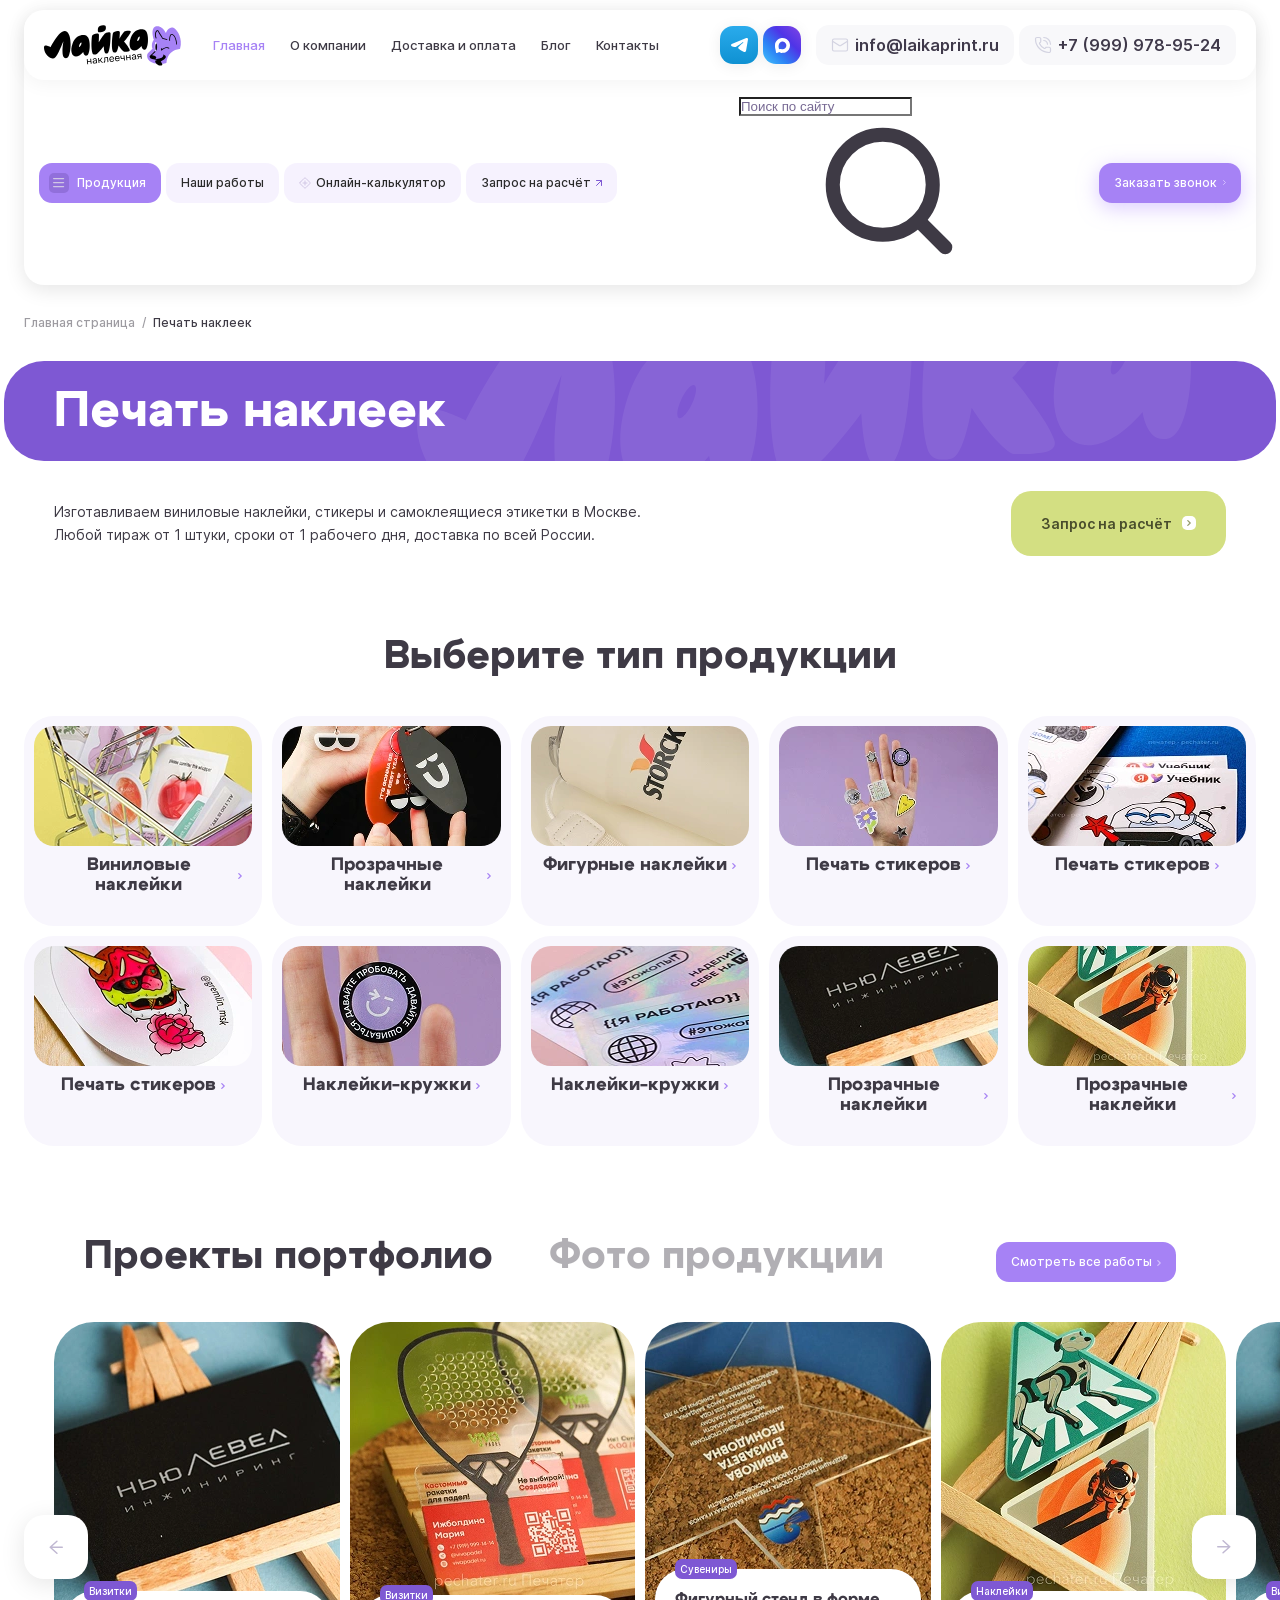
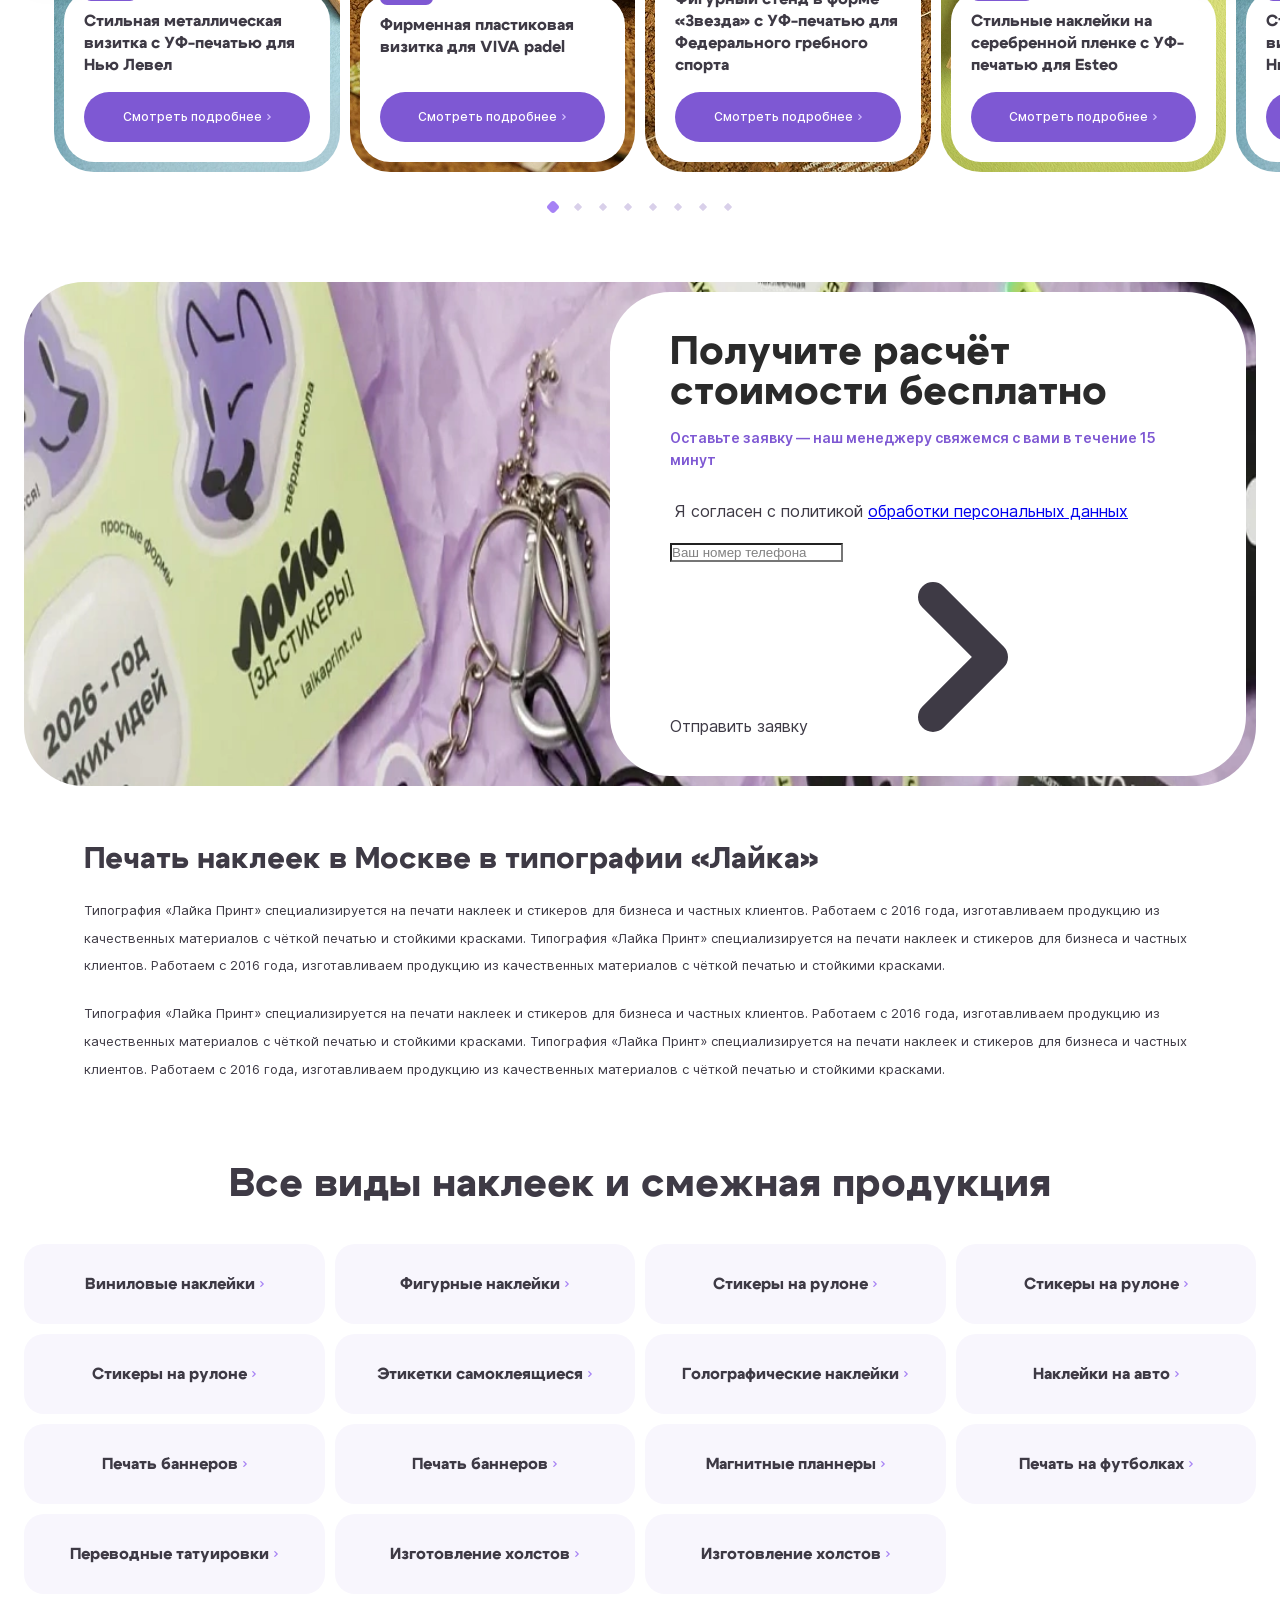
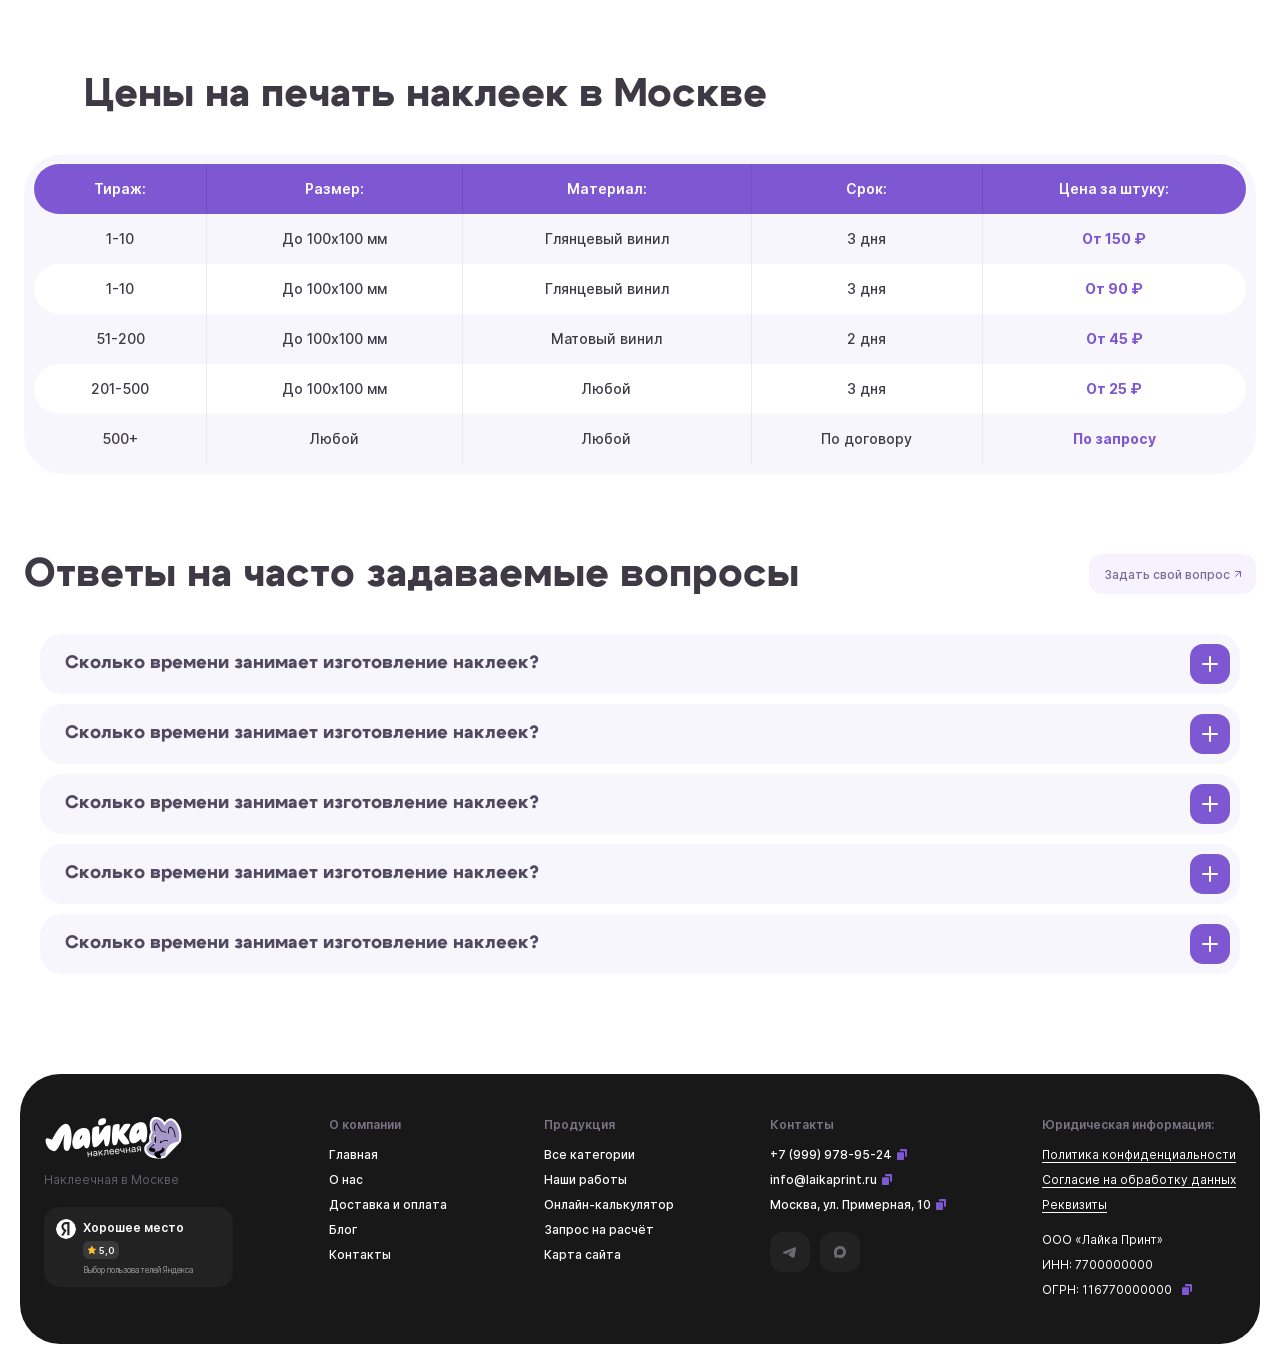
<file: category.html>
<!DOCTYPE html>
<html lang="ru">
	<head>
		<meta http-equiv="Content-Type" content="text/html; charset=utf-8">

		<!-- Adapting the page for mobile devices -->
		<meta name="viewport" content="width=device-width, initial-scale=1, maximum-scale=1">

		<!-- Prohibition of phone number recognition -->
		<meta name="format-detection" content="telephone=no">
		<meta name="SKYPE_TOOLBAR" content ="SKYPE_TOOLBAR_PARSER_COMPATIBLE">

		<!-- Page title -->
		<title>Заголовок страницы</title>

		<!-- Meta description -->
		<meta name="description" content="">

		<!-- Meta Keywords -->
		<meta name="keywords" content="">

		<!-- Changing the color of the mobile browser panel -->
		<meta name="msapplication-TileColor" content="#6AB12F">
		<meta name="theme-color" content="#6AB12F">

		<!-- Connecting style files -->
		<link rel="stylesheet" href="css/reset.css">
		<link rel="stylesheet" href="css/swiper-bundle.min.css">
		<link rel="stylesheet" href="css/swiper.css">
		<link rel="stylesheet" href="css/fancybox.css">
		<link rel="stylesheet" href="css/styles.css">
		<link rel="stylesheet" href="assets/css/blocks/product_types.css">
		<link rel="stylesheet" href="assets/css/blocks/projects.css">
		<link rel="stylesheet" href="assets/css/blocks/photo_gallery.css">
		<link rel="stylesheet" href="assets/css/blocks/seo_text.css">
		<link rel="stylesheet" href="assets/css/blocks/sub_categories.css">
		<link rel="stylesheet" href="assets/css/blocks/prices.css">
		<link rel="stylesheet" href="assets/css/blocks/advantages.css">
		<link rel="stylesheet" href="assets/css/blocks/FAQ.css">
		<link rel="stylesheet" href="assets/css/blocks/order_form.css">
		<link rel="stylesheet" href="css/fonts.css">
	</head>

	<body>
		<div class="wrap">
			<div class="main">
				<header>
					<div class="cont">
						<div class="data">
							<div class="top">
								<a href="/" class="logo">
									<img src="images/logo.svg" alt="">
								</a>

								<nav class="menu">
									<div class="item">
										<a class="active">Главная</a>
									</div>

									<div class="item">
										<a href="/">О компании</a>
									</div>

									<div class="item">
										<a href="/">Доставка и оплата</a>
									</div>

									<div class="item">
										<a href="/">Блог</a>
									</div>

									<div class="item">
										<a href="/">Контакты</a>
									</div>
								</nav>

								<div class="contacts">
									<div class="messengers">
										<a href="/" target="_blank" rel="noopener nofollow" class="tg_link">
											<svg class="icon"><use xlink:href="images/sprite.svg#ic_tg"></use></svg>
										</a>

										<a href="/" target="_blank" rel="noopener nofollow" class="max_link">
											<svg class="icon"><use xlink:href="images/sprite.svg#ic_max"></use></svg>
										</a>
									</div>

									<div class="email">
										<a href="mailto:info@laikaprint.ru">
											<svg class="icon"><use xlink:href="images/sprite.svg#ic_email"></use></svg>

											<span>info@laikaprint.ru</span>
										</a>
									</div>

									<div class="phone">
										<a href="tel:+7 (999) 978-95-24">
											<svg class="icon"><use xlink:href="images/sprite.svg#ic_phone"></use></svg>

											<span>+7 (999) 978-95-24</span>
										</a>
									</div>
								</div>
							</div>

							<div class="bottom">
								<div class="links">
									<div>
										<button class="link primary"  popovertarget="sub_links_modal1" style="anchor-name: --sub-links-modal-btn;">
											<div class="icon_wrap">
												<svg class="icon"><use xlink:href="images/sprite.svg#ic_menu"></use></svg>

												<svg class="icon"><use xlink:href="images/sprite.svg#ic_close"></use></svg>
											</div>

											<span>Продукция</span>
										</button>

										<div class="sub_links tabs_container" style="position-anchor: --sub-links-modal-btn;" id="sub_links_modal1" popover>
											<div class="tabs">
												<button data-content="#sub_links_tab1" data-level="level1" class="btn active">
													<span>Наклейки</span>

													<svg class="icon"><use xlink:href="images/sprite.svg#ic_arr_hor"></use></svg>
												</button>

												<button data-content="#sub_links_tab2" data-level="level1" class="btn">
													<span>Мерч и сувениры</span>

													<svg class="icon"><use xlink:href="images/sprite.svg#ic_arr_hor"></use></svg>
												</button>

												<button data-content="#sub_links_tab3" data-level="level1" class="btn">
													<span>Печать на одежде</span>

													<svg class="icon"><use xlink:href="images/sprite.svg#ic_arr_hor"></use></svg>
												</button>

												<button data-content="#sub_links_tab2" data-level="level1" class="btn">
													<span>Мерч и сувениры</span>

													<svg class="icon"><use xlink:href="images/sprite.svg#ic_arr_hor"></use></svg>
												</button>

												<button data-content="#sub_links_tab3" data-level="level1" class="btn">
													<span>Печать на одежде</span>

													<svg class="icon"><use xlink:href="images/sprite.svg#ic_arr_hor"></use></svg>
												</button>

												<button data-content="#sub_links_tab2" data-level="level1" class="btn">
													<span>Мерч и сувениры</span>

													<svg class="icon"><use xlink:href="images/sprite.svg#ic_arr_hor"></use></svg>
												</button>

												<button data-content="#sub_links_tab3" data-level="level1" class="btn">
													<span>Печать на одежде</span>

													<svg class="icon"><use xlink:href="images/sprite.svg#ic_arr_hor"></use></svg>
												</button>

												<button data-content="#sub_links_tab2" data-level="level1" class="btn">
													<span>Мерч и сувениры</span>

													<svg class="icon"><use xlink:href="images/sprite.svg#ic_arr_hor"></use></svg>
												</button>

												<button data-content="#sub_links_tab3" data-level="level1" class="btn">
													<span>Печать на одежде</span>

													<svg class="icon"><use xlink:href="images/sprite.svg#ic_arr_hor"></use></svg>
												</button>
											</div>

											<div class="tab_content level1 active" id="sub_links_tab1">
												<div class="block_head row">
													<div class="title size_s">Наклейки</div>

													<a href="/" class="all_link">
														<span>Все наклейки</span>

														<svg class="icon"><use xlink:href="images/sprite.svg#ic_arr_hor"></use></svg>
													</a>
												</div>

												<div class="grid">
													<div class="main_col">
														<div class="catalog">
															<div class="grid_row">
																<a href="/" class="category">
																	<picture class="thumb">
																		<img src="images/tmp/category_thumb1.webp" alt="" loading="lazy" class="cover">
																	</picture>

																	<div class="info">
																		<div class="name">Виниловые наклейки</div>

																		<div class="price">от 250 ₽</div>
																	</div>
																</a>

																<a href="/" class="category">
																	<picture class="thumb">
																		<img src="images/tmp/category_thumb2.webp" alt="" loading="lazy" class="cover">
																	</picture>

																	<div class="info">
																		<div class="name">Объемные 3D-наклейки со смолой</div>

																		<div class="price">от 250 ₽</div>
																	</div>
																</a>

																<a href="/" class="category">
																	<picture class="thumb">
																		<img src="images/tmp/category_thumb3.webp" alt="" loading="lazy" class="cover">
																	</picture>

																	<div class="info">
																		<div class="name">Голографические</div>

																		<div class="price">от 250 ₽</div>
																	</div>
																</a>

																<a href="/" class="category">
																	<picture class="thumb">
																		<img src="images/tmp/category_thumb4.webp" alt="" loading="lazy" class="cover">
																	</picture>

																	<div class="info">
																		<div class="name">Прозрачные</div>

																		<div class="price">от 250 ₽</div>
																	</div>
																</a>

																<a href="/" class="category">
																	<picture class="thumb">
																		<img src="images/tmp/category_thumb5.webp" alt="" loading="lazy" class="cover">
																	</picture>

																	<div class="info">
																		<div class="name">УФ-ДТФ наклейки</div>

																		<div class="price">от 250 ₽</div>
																	</div>
																</a>

																<a href="/" class="category">
																	<picture class="thumb">
																		<img src="images/tmp/category_thumb6.webp" alt="" loading="lazy" class="cover">
																	</picture>

																	<div class="info">
																		<div class="name">Наклейки с логотипом</div>

																		<div class="price">от 250 ₽</div>
																	</div>
																</a>
															</div>
														</div>

														<div class="sub_links_links">
															<div>
																<div class="title">По материалу:</div>

																<div class="items">
																	<div><a href="/">Виниловые</a></div>

																	<div><a href="/">Бумажные</a></div>

																	<div><a href="/">Ламинированные</a></div>

																	<div><a href="/">Прозрачные</a></div>

																	<div><a href="/">Голографические</a></div>

																	<div><a href="/">Светоотражающие</a></div>
																</div>
															</div>

															<div>
																<div class="title">По материалу:</div>

																<div class="items">
																	<div><a href="/">УФ-печать</a></div>

																	<div><a href="/">УФ-ДТФ</a></div>

																	<div><a href="/">Объёмные со смолой</a></div>

																	<div><a href="/">Объёмные стикерпаки</a></div>

																	<div><a href="/">Флексопечать</a></div>
																</div>
															</div>

															<div>
																<div class="title">Форма и резка:</div>

																<div class="items">
																	<div><a href="/">С контурной резкой</a></div>

																	<div><a href="/">Круглые</a></div>

																	<div><a href="/">Овальные</a></div>

																	<div><a href="/">Квадратные</a></div>
																</div>
															</div>

															<div>
																<div class="title">Форма и резка:</div>

																<div class="items">
																	<div><a href="/">Стикеры</a></div>

																	<div><a href="/">Этикетки</a></div>

																	<div><a href="/">Наклейки в рулоне</a></div>

																	<div><a href="/">На стекло и окна</a></div>

																	<div><a href="/">Для маркетплейсов и упаковки</a></div>
																</div>
															</div>
														</div>
													</div>

													<form action="" class="form">
														<picture class="image">
															<img src="images/sub_links_form_img.webp" alt="" loading="lazy">
														</picture>

														<div class="title">Не знаете, какой материал?</div>

														<div class="desc">Пришлите идею,<br> подберём за 15 минут</div>

														<div class="line">
															<div class="field">
																<input type="text" name="" value="" class="input" placeholder="Telegram или телефон">
															</div>
														</div>

														<div class="line">
															<div class="field">
																<input type="text" name="" value="" class="input" placeholder="Что хотите напечатать?">
															</div>
														</div>

														<div class="line agree">
															<div class="field">
																<label class="checkbox">
																	<input type="checkbox" name="agree">

																	<span class="check"></span>

																	<span>Я согласен с политикой <a href="/" target="_blank">обработки персональных данных</a></span>
																</label>
															</div>
														</div>

														<div class="submit">
															<button type="submit" class="submit_btn">
																<span>Отправить заявку</span>

																<span class="icon">
																	<svg><use xlink:href="images/sprite.svg#ic_arr_hor"></use></svg>
																</span>
															</button>
														</div>
													</form>
												</div>
											</div>

											<div class="tab_content level1" id="sub_links_tab2">

											</div>

											<div class="tab_content level1" id="sub_links_tab3">

											</div>
										</div>
									</div>

									<div><a href="/" class="link">
										<span>Наши работы</span>
									</a></div>

									<div><a href="/" class="link">
										<svg class="icon"><use xlink:href="images/sprite.svg#ic_calc"></use></svg>

										<span>Онлайн-калькулятор</span>
									</a></div>

									<div><a href="/" class="link">
										<span>Запрос на расчёт</span>

										<svg class="arrow"><use xlink:href="images/sprite.svg#ic_arrow_diagonal"></use></svg>
									</a></div>
								</div>

								<form action="" class="search">
									<input type="text" name="" value="" class="input" placeholder="Поиск по сайту">

									<button type="submit" class="submit_btn">
										<svg class="icon"><use xlink:href="images/sprite.svg#ic_search"></use></svg>
									</button>
								</form>

								<button class="callback_btn" data-open-modal data-modal="callback_modal">
									<span>Заказать звонок</span>

									<svg class="icon"><use xlink:href="images/sprite.svg#ic_arr_hor"></use></svg>
								</button>
							</div>
						</div>
					</div>
				</header>


				<section class="mob_header mob_header_top">
					<div class="cont">
						<a href="/" class="logo">
							<img src="images/logo.svg" alt="">
						</a>

						<a href="tel:+7 (999) 978-95-24" class="phone_link">
							<svg class="icon"><use xlink:href="images/sprite.svg#ic_phone"></use></svg>
						</a>

						<div class="messengers">
							<a href="/" target="_blank" rel="noopener nofollow" class="tg_link">
								<svg class="icon"><use xlink:href="images/sprite.svg#ic_tg"></use></svg>
							</a>

							<a href="/" target="_blank" rel="noopener nofollow" class="max_link">
								<svg class="icon"><use xlink:href="images/sprite.svg#ic_max"></use></svg>
							</a>
						</div>

						<button class="mob_menu_btn">
							<svg class="icon"><use xlink:href="images/sprite.svg#ic_menu"></use></svg>
						</button>
					</div>
				</section>


				<section class="mob_header mob_header_bottom">
					<div class="cont">
						<div class="location">
							<svg class="icon"><use xlink:href="images/sprite.svg#ic_location"></use></svg>

							<div>
								<div class="address">Москва, ул. Кожевническая, 7</div>
								<div>м. Павелецкая, с 10:00 до 19:00</div>
							</div>
						</div>

						<button class="order_btn" data-open-modal data-modal="callback_modal">
							<span>Заказать звонок</span>

							<svg class="icon"><use xlink:href="images/sprite.svg#ic_arr_hor"></use></svg>
						</button>
					</div>
				</section>


				<section class="mob_menu">
					<div class="sticky">
						<form action="" class="search">
							<input type="text" name="" value="" class="input" placeholder="Поиск по сайту">

							<button type="submit" class="submit_btn">
								<svg class="icon"><use xlink:href="images/sprite.svg#ic_search"></use></svg>
							</button>
						</form>

						<button class="close_btn">
							<svg class="icon"><use xlink:href="images/sprite.svg#ic_close"></use></svg>
						</button>
					</div>

					<div class="scroll">
						<button class="catalog_btn">
							<div class="icon">
								<svg><use xlink:href="images/sprite.svg#ic_menu"></use></svg>
							</div>

							<span>
								<span>Каталог</span>
								<small>Наша продукция, что мы делаем</small>
							</span>

							<svg class="arr"><use xlink:href="images/sprite.svg#ic_arr_hor"></use></svg>
						</button>

						<div class="menu">
							<div><a href="/">
								<span>Наши работы</span>

								<svg class="arr"><use xlink:href="images/sprite.svg#ic_arr_hor"></use></svg>
							</a></div>

							<div><a href="/">
								<span>Онлайн-калькулятор</span>

								<svg class="arr"><use xlink:href="images/sprite.svg#ic_arr_hor"></use></svg>
							</a></div>

							<div><button>
								<span>Запрос на расчёт</span>

								<svg class="arr"><use xlink:href="images/sprite.svg#ic_arr_hor"></use></svg>
							</button></div>

							<div class="divider"></div>

							<div><a href="/">
								<span>Главная</span>

								<svg class="arr"><use xlink:href="images/sprite.svg#ic_arr_hor"></use></svg>
							</a></div>

							<div><a href="/">
								<span>О компании</span>

								<svg class="arr"><use xlink:href="images/sprite.svg#ic_arr_hor"></use></svg>
							</a></div>

							<div><a href="/">
								<span>Контакты</span>

								<svg class="arr"><use xlink:href="images/sprite.svg#ic_arr_hor"></use></svg>
							</a></div>

							<div><a href="/">
								<span>Доставка и оплата</span>

								<svg class="arr"><use xlink:href="images/sprite.svg#ic_arr_hor"></use></svg>
							</a></div>

							<div><a href="/">
								<span>Блог</span>

								<svg class="arr"><use xlink:href="images/sprite.svg#ic_arr_hor"></use></svg>
							</a></div>
						</div>

						<div class="contacts">
							<div class="phone">
								<a href="tel:+7 (999) 978-95-24">
									<svg class="icon"><use xlink:href="images/sprite.svg#ic_phone2"></use></svg>

									<span>+7 (999) 978-95-24</span>

									<svg class="arr"><use xlink:href="images/sprite.svg#ic_arr_hor"></use></svg>
								</a>
							</div>

							<div class="email">
								<a href="mailto:info@laikaprint.ru">
									<svg class="icon"><use xlink:href="images/sprite.svg#ic_email2"></use></svg>

									<span>info@laikaprint.ru</span>

									<svg class="arr"><use xlink:href="images/sprite.svg#ic_arr_hor"></use></svg>
								</a>
							</div>

							<div class="location">
								<svg class="icon"><use xlink:href="images/sprite.svg#ic_location"></use></svg>

								<div>
									<span class="address">Москва, ул. Кожевническая, 7</span>

									<span>м. Павелецкая, с 10:00 до 19:00</span>
								</div>
							</div>

							<button class="btn">
								<span>Рассчитать заказ</span>

								<span class="icon">
									<svg><use xlink:href="images/sprite.svg#ic_arr_hor"></use></svg>
								</span>
							</button>
						</div>
					</div>

					<div class="catalog_inner">
						<button class="back_btn">
							<span class="icon">
								<svg><use xlink:href="images/sprite.svg#ic_arrow_hor"></use></svg>
							</span>

							<span>Вернуться назад</span>
						</button>

						<div class="items">
							<div>
								<a href="#" class="btn">
									<picture class="icon">
										<img src="images/tmp/ic_catalog_inner1.svg" alt="" loading="lazy">
									</picture>

									<span>
										<span>Наклейки</span>
										<small>Смотреть раздел</small>
									</span>

									<svg class="arr"><use xlink:href="images/sprite.svg#ic_arr_hor"></use></svg>
								</a>

								<div class="sub">
									<button class="back_btn">
										<span class="icon">
											<svg><use xlink:href="images/sprite.svg#ic_arrow_hor"></use></svg>
										</span>

										<span>Вернуться назад</span>
									</button>

									<div class="title">Наклейки</div>

									<div class="grid_row">
										<a href="/" class="category">
											<picture class="thumb">
												<img src="images/tmp/category_thumb1.webp" alt="" loading="lazy" class="cover">
											</picture>

											<div class="info">
												<div class="name">Виниловые наклейки</div>
											</div>
										</a>

										<a href="/" class="category">
											<picture class="thumb">
												<img src="images/tmp/category_thumb2.webp" alt="" loading="lazy" class="cover">
											</picture>

											<div class="info">
												<div class="name">Объемные 3D-наклейки со смолой</div>
											</div>
										</a>

										<a href="/" class="category">
											<picture class="thumb">
												<img src="images/tmp/category_thumb3.webp" alt="" loading="lazy" class="cover">
											</picture>

											<div class="info">
												<div class="name">Голографические</div>
											</div>
										</a>

										<a href="/" class="category">
											<picture class="thumb">
												<img src="images/tmp/category_thumb4.webp" alt="" loading="lazy" class="cover">
											</picture>

											<div class="info">
												<div class="name">Прозрачные</div>
											</div>
										</a>

										<a href="/" class="category">
											<picture class="thumb">
												<img src="images/tmp/category_thumb5.webp" alt="" loading="lazy" class="cover">
											</picture>

											<div class="info">
												<div class="name">УФ-ДТФ наклейки</div>
											</div>
										</a>

										<a href="/" class="category">
											<picture class="thumb">
												<img src="images/tmp/category_thumb6.webp" alt="" loading="lazy" class="cover">
											</picture>

											<div class="info">
												<div class="name">Наклейки с логотипом</div>
											</div>
										</a>
									</div>

									<div class="section">
										<div class="name">По материалу:</div>

										<div class="items">
											<div><a href="/">
												<span>Виниловые</span>

												<svg class="arr"><use xlink:href="images/sprite.svg#ic_arr_hor"></use></svg>
											</a></div>

											<div><a href="/">
												<span>Прозрачные</span>

												<svg class="arr"><use xlink:href="images/sprite.svg#ic_arr_hor"></use></svg>
											</a></div>

											<div><a href="/">
												<span>Бумажные</span>

												<svg class="arr"><use xlink:href="images/sprite.svg#ic_arr_hor"></use></svg>
											</a></div>

											<div><a href="/">
												<span>Голографические</span>

												<svg class="arr"><use xlink:href="images/sprite.svg#ic_arr_hor"></use></svg>
											</a></div>

											<div><a href="/">
												<span>Ламинированные</span>

												<svg class="arr"><use xlink:href="images/sprite.svg#ic_arr_hor"></use></svg>
											</a></div>

											<div><a href="/">
												<span>Светоотражающие</span>

												<svg class="arr"><use xlink:href="images/sprite.svg#ic_arr_hor"></use></svg>
											</a></div>
										</div>
									</div>

									<div class="section">
										<div class="name">По материалу:</div>

										<div class="items">
											<div><a href="/">
												<span>Виниловые</span>

												<svg class="arr"><use xlink:href="images/sprite.svg#ic_arr_hor"></use></svg>
											</a></div>

											<div><a href="/">
												<span>Прозрачные</span>

												<svg class="arr"><use xlink:href="images/sprite.svg#ic_arr_hor"></use></svg>
											</a></div>

											<div><a href="/">
												<span>Бумажные</span>

												<svg class="arr"><use xlink:href="images/sprite.svg#ic_arr_hor"></use></svg>
											</a></div>

											<div><a href="/">
												<span>Голографические</span>

												<svg class="arr"><use xlink:href="images/sprite.svg#ic_arr_hor"></use></svg>
											</a></div>

											<div><a href="/">
												<span>Ламинированные</span>

												<svg class="arr"><use xlink:href="images/sprite.svg#ic_arr_hor"></use></svg>
											</a></div>

											<div><a href="/">
												<span>Светоотражающие</span>

												<svg class="arr"><use xlink:href="images/sprite.svg#ic_arr_hor"></use></svg>
											</a></div>
										</div>
									</div>

									<div class="section">
										<div class="name">По материалу:</div>

										<div class="items">
											<div><a href="/">
												<span>Виниловые</span>

												<svg class="arr"><use xlink:href="images/sprite.svg#ic_arr_hor"></use></svg>
											</a></div>

											<div><a href="/">
												<span>Прозрачные</span>

												<svg class="arr"><use xlink:href="images/sprite.svg#ic_arr_hor"></use></svg>
											</a></div>

											<div><a href="/">
												<span>Бумажные</span>

												<svg class="arr"><use xlink:href="images/sprite.svg#ic_arr_hor"></use></svg>
											</a></div>

											<div><a href="/">
												<span>Голографические</span>

												<svg class="arr"><use xlink:href="images/sprite.svg#ic_arr_hor"></use></svg>
											</a></div>

											<div><a href="/">
												<span>Ламинированные</span>

												<svg class="arr"><use xlink:href="images/sprite.svg#ic_arr_hor"></use></svg>
											</a></div>

											<div><a href="/">
												<span>Светоотражающие</span>

												<svg class="arr"><use xlink:href="images/sprite.svg#ic_arr_hor"></use></svg>
											</a></div>
										</div>
									</div>
								</div>
							</div>

							<div>
								<a href="#" class="btn">
									<picture class="icon">
										<img src="images/tmp/ic_catalog_inner2.svg" alt="" loading="lazy">
									</picture>

									<span>
										<span>Визитки</span>
										<small>Смотреть раздел</small>
									</span>

									<svg class="arr"><use xlink:href="images/sprite.svg#ic_arr_hor"></use></svg>
								</a>
							</div>

							<div>
								<a href="#" class="btn">
									<picture class="icon">
										<img src="images/tmp/ic_catalog_inner3.svg" alt="" loading="lazy">
									</picture>

									<span>
										<span>Полиграфия</span>
										<small>Смотреть раздел</small>
									</span>

									<svg class="arr"><use xlink:href="images/sprite.svg#ic_arr_hor"></use></svg>
								</a>
							</div>

							<div>
								<a href="#" class="btn">
									<picture class="icon">
										<img src="images/tmp/ic_catalog_inner4.svg" alt="" loading="lazy">
									</picture>

									<span>
										<span>Коробка</span>
										<small>Смотреть раздел</small>
									</span>

									<svg class="arr"><use xlink:href="images/sprite.svg#ic_arr_hor"></use></svg>
								</a>
							</div>
						</div>
					</div>
				</section>


				<section class="page_head">
					<div class="cont">
						<div class="breadcrumbs">
							<a href="/">Главная страница</a>

							<span class="sep">/</span>

							<span class="current">Печать наклеек</span>
						</div>

						<div class="info">
							<h1 class="title">Печать наклеек</h1>

							<picture class="bg">
								<img src="images/bg_page_info.svg" alt="" loading="lazy">
							</picture>
						</div>

						<div class="row">
							<div class="page_desc">
								<p>Изготавливаем виниловые наклейки, стикеры и самоклеящиеся этикетки в Москве. Любой тираж от 1 штуки, сроки от 1 рабочего дня, доставка по всей России.</p>
							</div>

							<button class="btn">
								<span>Запрос на расчёт</span>

								<span class="icon">
									<svg><use xlink:href="images/sprite.svg#ic_arr_hor"></use></svg>
								</span>
							</button>
						</div>
					</div>
				</section>


				<section class="product_types block pad_b">
					<div class="cont">
						<div class="block_head center">
							<div class="title">Выберите тип продукции</div>
						</div>

						<div class="grid_row">
							<a href="/" class="item">
								<picture class="thumb">
									<img src="images/tmp/product_types_thumb1.webp" alt="" loading="lazy" class="cover">
								</picture>

								<span class="name">
									<span>Виниловые наклейки</span>

									<svg class="icon"><use xlink:href="images/sprite.svg#ic_arr_hor"></use></svg>
								</span>
							</a>

							<a href="/" class="item">
								<picture class="thumb">
									<img src="images/tmp/product_types_thumb2.webp" alt="" loading="lazy" class="cover">
								</picture>

								<span class="name">
									<span>Прозрачные наклейки</span>

									<svg class="icon"><use xlink:href="images/sprite.svg#ic_arr_hor"></use></svg>
								</span>
							</a>

							<a href="/" class="item">
								<picture class="thumb">
									<img src="images/tmp/product_types_thumb3.webp" alt="" loading="lazy" class="cover">
								</picture>

								<span class="name">
									<span>Фигурные наклейки</span>

									<svg class="icon"><use xlink:href="images/sprite.svg#ic_arr_hor"></use></svg>
								</span>
							</a>

							<a href="/" class="item">
								<picture class="thumb">
									<img src="images/tmp/product_types_thumb4.webp" alt="" loading="lazy" class="cover">
								</picture>

								<span class="name">
									<span>Печать стикеров</span>

									<svg class="icon"><use xlink:href="images/sprite.svg#ic_arr_hor"></use></svg>
								</span>
							</a>

							<a href="/" class="item">
								<picture class="thumb">
									<img src="images/tmp/product_types_thumb5.webp" alt="" loading="lazy" class="cover">
								</picture>

								<span class="name">
									<span>Печать стикеров</span>

									<svg class="icon"><use xlink:href="images/sprite.svg#ic_arr_hor"></use></svg>
								</span>
							</a>

							<a href="/" class="item">
								<picture class="thumb">
									<img src="images/tmp/product_types_thumb6.webp" alt="" loading="lazy" class="cover">
								</picture>

								<span class="name">
									<span>Печать стикеров</span>

									<svg class="icon"><use xlink:href="images/sprite.svg#ic_arr_hor"></use></svg>
								</span>
							</a>

							<a href="/" class="item">
								<picture class="thumb">
									<img src="images/tmp/product_types_thumb7.webp" alt="" loading="lazy" class="cover">
								</picture>

								<span class="name">
									<span>Наклейки-кружки</span>

									<svg class="icon"><use xlink:href="images/sprite.svg#ic_arr_hor"></use></svg>
								</span>
							</a>

							<a href="/" class="item">
								<picture class="thumb">
									<img src="images/tmp/product_types_thumb8.webp" alt="" loading="lazy" class="cover">
								</picture>

								<span class="name">
									<span>Наклейки-кружки</span>

									<svg class="icon"><use xlink:href="images/sprite.svg#ic_arr_hor"></use></svg>
								</span>
							</a>

							<a href="/" class="item">
								<picture class="thumb">
									<img src="images/tmp/product_types_thumb9.webp" alt="" loading="lazy" class="cover">
								</picture>

								<span class="name">
									<span>Прозрачные наклейки</span>

									<svg class="icon"><use xlink:href="images/sprite.svg#ic_arr_hor"></use></svg>
								</span>
							</a>

							<a href="/" class="item">
								<picture class="thumb">
									<img src="images/tmp/product_types_thumb10.webp" alt="" loading="lazy" class="cover">
								</picture>

								<span class="name">
									<span>Прозрачные наклейки</span>

									<svg class="icon"><use xlink:href="images/sprite.svg#ic_arr_hor"></use></svg>
								</span>
							</a>
						</div>
					</div>
				</section>


				<section class="block tabs_container">
					<div class="cont">
						<div class="tabs mob_hide">
							<button data-content="#tab1" data-level="level1" class="btn active">Проекты портфолио</button>

							<button data-content="#tab2" data-level="level1" class="btn">Фото продукции</button>
						</div>

						<div class="tab_content level1 active" id="tab1">
							<div class="projects">
								<div class="block_head mob">
									<div class="title">Проекты портфолио</div>
								</div>

								<div class="swiper">
									<div class="swiper-wrapper">
										<div class="swiper-slide">
											<a href="/" class="project">
												<picture class="thumb">
													<img src="images/tmp/project_thumb1.webp" alt="" loading="lazy" class="cover">
												</picture>

												<div class="info">
													<div class="category">Визитки</div>

													<div class="name">Стильная металлическая визитка с УФ-печатью для Нью Левел</div>

													<div class="link">
														<span>Смотреть подробнее</span>

														<svg class="icon"><use xlink:href="images/sprite.svg#ic_arr_hor"></use></svg>
													</div>
												</div>
											</a>
										</div>

										<div class="swiper-slide">
											<a href="/" class="project">
												<picture class="thumb">
													<img src="images/tmp/project_thumb2.webp" alt="" loading="lazy" class="cover">
												</picture>

												<div class="info">
													<div class="category">Визитки</div>

													<div class="name">Фирменная пластиковая визитка для VIVA padel</div>

													<div class="link">
														<span>Смотреть подробнее</span>

														<svg class="icon"><use xlink:href="images/sprite.svg#ic_arr_hor"></use></svg>
													</div>
												</div>
											</a>
										</div>

										<div class="swiper-slide">
											<a href="/" class="project">
												<picture class="thumb">
													<img src="images/tmp/project_thumb3.webp" alt="" loading="lazy" class="cover">
												</picture>

												<div class="info">
													<div class="category">Сувениры</div>

													<div class="name">Фигурный стенд в форме «Звезда» с УФ-печатью для Федерального гребного спорта</div>

													<div class="link">
														<span>Смотреть подробнее</span>

														<svg class="icon"><use xlink:href="images/sprite.svg#ic_arr_hor"></use></svg>
													</div>
												</div>
											</a>
										</div>

										<div class="swiper-slide">
											<a href="/" class="project">
												<picture class="thumb">
													<img src="images/tmp/project_thumb4.webp" alt="" loading="lazy" class="cover">
												</picture>

												<div class="info">
													<div class="category">Наклейки</div>

													<div class="name">Стильные наклейки на серебренной пленке с УФ-печатью для Esteo</div>

													<div class="link">
														<span>Смотреть подробнее</span>

														<svg class="icon"><use xlink:href="images/sprite.svg#ic_arr_hor"></use></svg>
													</div>
												</div>
											</a>
										</div>

										<div class="swiper-slide">
											<a href="/" class="project">
												<picture class="thumb">
													<img src="images/tmp/project_thumb1.webp" alt="" loading="lazy" class="cover">
												</picture>

												<div class="info">
													<div class="category">Визитки</div>

													<div class="name">Стильная металлическая визитка с УФ-печатью для Нью Левел</div>

													<div class="link">
														<span>Смотреть подробнее</span>

														<svg class="icon"><use xlink:href="images/sprite.svg#ic_arr_hor"></use></svg>
													</div>
												</div>
											</a>
										</div>

										<div class="swiper-slide">
											<a href="/" class="project">
												<picture class="thumb">
													<img src="images/tmp/project_thumb2.webp" alt="" loading="lazy" class="cover">
												</picture>

												<div class="info">
													<div class="category">Визитки</div>

													<div class="name">Фирменная пластиковая визитка для VIVA padel</div>

													<div class="link">
														<span>Смотреть подробнее</span>

														<svg class="icon"><use xlink:href="images/sprite.svg#ic_arr_hor"></use></svg>
													</div>
												</div>
											</a>
										</div>

										<div class="swiper-slide">
											<a href="/" class="project">
												<picture class="thumb">
													<img src="images/tmp/project_thumb3.webp" alt="" loading="lazy" class="cover">
												</picture>

												<div class="info">
													<div class="category">Сувениры</div>

													<div class="name">Фигурный стенд в форме «Звезда» с УФ-печатью для Федерального гребного спорта</div>

													<div class="link">
														<span>Смотреть подробнее</span>

														<svg class="icon"><use xlink:href="images/sprite.svg#ic_arr_hor"></use></svg>
													</div>
												</div>
											</a>
										</div>

										<div class="swiper-slide">
											<a href="/" class="project">
												<picture class="thumb">
													<img src="images/tmp/project_thumb4.webp" alt="" loading="lazy" class="cover">
												</picture>

												<div class="info">
													<div class="category">Наклейки</div>

													<div class="name">Стильные наклейки на серебренной пленке с УФ-печатью для Esteo</div>

													<div class="link">
														<span>Смотреть подробнее</span>

														<svg class="icon"><use xlink:href="images/sprite.svg#ic_arr_hor"></use></svg>
													</div>
												</div>
											</a>
										</div>
									</div>

									<button class="swiper-button-prev">
										<svg class="icon"><use xlink:href="images/sprite.svg#ic_arrow_hor"></use></svg>
									</button>

									<button class="swiper-button-next">
										<svg class="icon"><use xlink:href="images/sprite.svg#ic_arrow_hor"></use></svg>
									</button>

									<div class="swiper-pagination"></div>
								</div>

								<a href="/" class="all_link">
									<span>Смотреть все работы</span>

									<svg class="icon"><use xlink:href="images/sprite.svg#ic_arr_hor"></use></svg>
								</a>
							</div>
						</div>

						<div class="tab_content level1" id="tab2">
							<div class="photo_gallery">
								<div class="block_head mob">
									<div class="title">Фото продукции</div>
								</div>

								<div class="swiper">
									<div class="swiper-wrapper">
										<div class="swiper-slide">
											<a href="images/tmp/photo_gallery_thumb1.webp" class="item fancy_img" data-fancybox="photo_gallery">
												<picture class="thumb">
													<img src="images/tmp/photo_gallery_thumb1.webp" alt="" loading="lazy" class="cover">
												</picture>
											</a>

											<a href="images/tmp/photo_gallery_thumb2.webp" class="item fancy_img" data-fancybox="photo_gallery">
												<picture class="thumb">
													<img src="images/tmp/photo_gallery_thumb2.webp" alt="" loading="lazy" class="cover">
												</picture>
											</a>

											<a href="images/tmp/photo_gallery_thumb3.webp" class="item fancy_img" data-fancybox="photo_gallery">
												<picture class="thumb">
													<img src="images/tmp/photo_gallery_thumb3.webp" alt="" loading="lazy" class="cover">
												</picture>
											</a>

											<a href="images/tmp/photo_gallery_thumb4.webp" class="item fancy_img" data-fancybox="photo_gallery">
												<picture class="thumb">
													<img src="images/tmp/photo_gallery_thumb4.webp" alt="" loading="lazy" class="cover">
												</picture>
											</a>

											<a href="images/tmp/photo_gallery_thumb5.webp" class="item fancy_img" data-fancybox="photo_gallery">
												<picture class="thumb">
													<img src="images/tmp/photo_gallery_thumb5.webp" alt="" loading="lazy" class="cover">
												</picture>
											</a>

											<a href="images/tmp/photo_gallery_thumb6.webp" class="item fancy_img" data-fancybox="photo_gallery">
												<picture class="thumb">
													<img src="images/tmp/photo_gallery_thumb6.webp" alt="" loading="lazy" class="cover">
												</picture>
											</a>

											<a href="images/tmp/photo_gallery_thumb7.webp" class="item fancy_img" data-fancybox="photo_gallery">
												<picture class="thumb">
													<img src="images/tmp/photo_gallery_thumb7.webp" alt="" loading="lazy" class="cover">
												</picture>
											</a>

											<a href="images/tmp/photo_gallery_thumb8.webp" class="item fancy_img" data-fancybox="photo_gallery">
												<picture class="thumb">
													<img src="images/tmp/photo_gallery_thumb8.webp" alt="" loading="lazy" class="cover">
												</picture>
											</a>

											<a href="images/tmp/photo_gallery_thumb9.webp" class="item fancy_img" data-fancybox="photo_gallery">
												<picture class="thumb">
													<img src="images/tmp/photo_gallery_thumb9.webp" alt="" loading="lazy" class="cover">
												</picture>
											</a>

											<a href="images/tmp/photo_gallery_thumb10.webp" class="item fancy_img" data-fancybox="photo_gallery">
												<picture class="thumb">
													<img src="images/tmp/photo_gallery_thumb10.webp" alt="" loading="lazy" class="cover">
												</picture>
											</a>

											<a href="images/tmp/photo_gallery_thumb11.webp" class="item fancy_img" data-fancybox="photo_gallery">
												<picture class="thumb">
													<img src="images/tmp/photo_gallery_thumb11.webp" alt="" loading="lazy" class="cover">
												</picture>
											</a>

											<a href="images/tmp/photo_gallery_thumb12.webp" class="item fancy_img" data-fancybox="photo_gallery">
												<picture class="thumb">
													<img src="images/tmp/photo_gallery_thumb12.webp" alt="" loading="lazy" class="cover">
												</picture>
											</a>

											<a href="images/tmp/photo_gallery_thumb13.webp" class="item fancy_img" data-fancybox="photo_gallery">
												<picture class="thumb">
													<img src="images/tmp/photo_gallery_thumb13.webp" alt="" loading="lazy" class="cover">
												</picture>
											</a>

											<a href="images/tmp/photo_gallery_thumb14.webp" class="item fancy_img" data-fancybox="photo_gallery">
												<picture class="thumb">
													<img src="images/tmp/photo_gallery_thumb14.webp" alt="" loading="lazy" class="cover">
												</picture>
											</a>
										</div>

										<div class="swiper-slide">
											<a href="images/tmp/photo_gallery_thumb1.webp" class="item fancy_img" data-fancybox="photo_gallery">
												<picture class="thumb">
													<img src="images/tmp/photo_gallery_thumb1.webp" alt="" loading="lazy" class="cover">
												</picture>
											</a>

											<a href="images/tmp/photo_gallery_thumb2.webp" class="item fancy_img" data-fancybox="photo_gallery">
												<picture class="thumb">
													<img src="images/tmp/photo_gallery_thumb2.webp" alt="" loading="lazy" class="cover">
												</picture>
											</a>

											<a href="images/tmp/photo_gallery_thumb3.webp" class="item fancy_img" data-fancybox="photo_gallery">
												<picture class="thumb">
													<img src="images/tmp/photo_gallery_thumb3.webp" alt="" loading="lazy" class="cover">
												</picture>
											</a>

											<a href="images/tmp/photo_gallery_thumb4.webp" class="item fancy_img" data-fancybox="photo_gallery">
												<picture class="thumb">
													<img src="images/tmp/photo_gallery_thumb4.webp" alt="" loading="lazy" class="cover">
												</picture>
											</a>

											<a href="images/tmp/photo_gallery_thumb5.webp" class="item fancy_img" data-fancybox="photo_gallery">
												<picture class="thumb">
													<img src="images/tmp/photo_gallery_thumb5.webp" alt="" loading="lazy" class="cover">
												</picture>
											</a>

											<a href="images/tmp/photo_gallery_thumb6.webp" class="item fancy_img" data-fancybox="photo_gallery">
												<picture class="thumb">
													<img src="images/tmp/photo_gallery_thumb6.webp" alt="" loading="lazy" class="cover">
												</picture>
											</a>

											<a href="images/tmp/photo_gallery_thumb7.webp" class="item fancy_img" data-fancybox="photo_gallery">
												<picture class="thumb">
													<img src="images/tmp/photo_gallery_thumb7.webp" alt="" loading="lazy" class="cover">
												</picture>
											</a>

											<a href="images/tmp/photo_gallery_thumb8.webp" class="item fancy_img" data-fancybox="photo_gallery">
												<picture class="thumb">
													<img src="images/tmp/photo_gallery_thumb8.webp" alt="" loading="lazy" class="cover">
												</picture>
											</a>

											<a href="images/tmp/photo_gallery_thumb9.webp" class="item fancy_img" data-fancybox="photo_gallery">
												<picture class="thumb">
													<img src="images/tmp/photo_gallery_thumb9.webp" alt="" loading="lazy" class="cover">
												</picture>
											</a>

											<a href="images/tmp/photo_gallery_thumb10.webp" class="item fancy_img" data-fancybox="photo_gallery">
												<picture class="thumb">
													<img src="images/tmp/photo_gallery_thumb10.webp" alt="" loading="lazy" class="cover">
												</picture>
											</a>

											<a href="images/tmp/photo_gallery_thumb11.webp" class="item fancy_img" data-fancybox="photo_gallery">
												<picture class="thumb">
													<img src="images/tmp/photo_gallery_thumb11.webp" alt="" loading="lazy" class="cover">
												</picture>
											</a>

											<a href="images/tmp/photo_gallery_thumb12.webp" class="item fancy_img" data-fancybox="photo_gallery">
												<picture class="thumb">
													<img src="images/tmp/photo_gallery_thumb12.webp" alt="" loading="lazy" class="cover">
												</picture>
											</a>

											<a href="images/tmp/photo_gallery_thumb13.webp" class="item fancy_img" data-fancybox="photo_gallery">
												<picture class="thumb">
													<img src="images/tmp/photo_gallery_thumb13.webp" alt="" loading="lazy" class="cover">
												</picture>
											</a>

											<a href="images/tmp/photo_gallery_thumb14.webp" class="item fancy_img" data-fancybox="photo_gallery">
												<picture class="thumb">
													<img src="images/tmp/photo_gallery_thumb14.webp" alt="" loading="lazy" class="cover">
												</picture>
											</a>
										</div>
									</div>

									<button class="swiper-button-prev">
										<svg class="icon"><use xlink:href="images/sprite.svg#ic_arrow_hor"></use></svg>
									</button>

									<button class="swiper-button-next">
										<svg class="icon"><use xlink:href="images/sprite.svg#ic_arrow_hor"></use></svg>
									</button>
								</div>

								<a href="/" class="all_link">
									<span>Смотреть все работы</span>

									<svg class="icon"><use xlink:href="images/sprite.svg#ic_arr_hor"></use></svg>
								</a>
							</div>
						</div>
					</div>
				</section>


				<section class="order_form">
					<div class="cont">
						<div class="data">
							<form action="" class="form">
								<div class="title">Получите расчёт стоимости бесплатно</div>

								<div class="desc">Оставьте заявку — наш менеджеру свяжемся с вами в течение 15 минут</div>

								<div class="line agree">
									<div class="field">
										<label class="checkbox">
											<input type="checkbox" name="agree">

											<span class="check"></span>

											<span>Я согласен с политикой <a href="/" target="_blank">обработки персональных данных</a></span>
										</label>
									</div>
								</div>

								<div class="line">
									<div class="field">
										<input type="tel" name="" value="" class="input" placeholder="Ваш номер телефона">
									</div>
								</div>

								<div class="submit">
									<button type="submit" class="submit_btn">
										<span>Отправить заявку</span>

										<span class="icon">
											<svg><use xlink:href="images/sprite.svg#ic_arr_hor"></use></svg>
										</span>
									</button>
								</div>
							</form>

							<picture class="image">
								<source media="(max-width: 1023px)" srcset="images/tmp/bg_order_form_mob.webp">

								<img src="images/tmp/bg_order_form.webp" alt="" loading="lazy" class="cover">
							</picture>
						</div>
					</div>
				</section>


				<section class="seo_text block">
					<div class="cont">
						<div class="text_block">
							<h2>Печать наклеек в Москве в типографии «Лайка»</h2>

							<p>Типография «Лайка Принт» специализируется на печати наклеек и стикеров для бизнеса и частных клиентов. Работаем с 2016 года, изготавливаем продукцию из качественных материалов с чёткой печатью и стойкими красками. Типография «Лайка Принт» специализируется на печати наклеек и стикеров для бизнеса и частных клиентов. Работаем с 2016 года, изготавливаем продукцию из качественных материалов с чёткой печатью и стойкими красками.</p>

							<p>Типография «Лайка Принт» специализируется на печати наклеек и стикеров для бизнеса и частных клиентов. Работаем с 2016 года, изготавливаем продукцию из качественных материалов с чёткой печатью и стойкими красками. Типография «Лайка Принт» специализируется на печати наклеек и стикеров для бизнеса и частных клиентов. Работаем с 2016 года, изготавливаем продукцию из качественных материалов с чёткой печатью и стойкими красками.</p>
						</div>
					</div>
				</section>


				<section class="sub_categories block">
					<div class="cont">
						<div class="block_head center">
							<div class="title">Все виды наклеек и смежная продукция</div>

							<div class="swipe">
								<svg class="icon"><use xlink:href="images/sprite.svg#ic_swipe"></use></svg>
							</div>
						</div>

						<div class="grid_row">
							<div><a href="/" class="link">
								<span>Виниловые наклейки</span>

								<svg class="icon"><use xlink:href="images/sprite.svg#ic_arr_hor"></use></svg>
							</a></div>

							<div><a href="/" class="link">
								<span>Фигурные наклейки</span>

								<svg class="icon"><use xlink:href="images/sprite.svg#ic_arr_hor"></use></svg>
							</a></div>

							<div><a href="/" class="link">
								<span>Стикеры на рулоне</span>

								<svg class="icon"><use xlink:href="images/sprite.svg#ic_arr_hor"></use></svg>
							</a></div>

							<div><a href="/" class="link">
								<span>Стикеры на рулоне</span>

								<svg class="icon"><use xlink:href="images/sprite.svg#ic_arr_hor"></use></svg>
							</a></div>

							<div><a href="/" class="link">
								<span>Стикеры на рулоне</span>

								<svg class="icon"><use xlink:href="images/sprite.svg#ic_arr_hor"></use></svg>
							</a></div>

							<div><a href="/" class="link">
								<span>Этикетки самоклеящиеся</span>

								<svg class="icon"><use xlink:href="images/sprite.svg#ic_arr_hor"></use></svg>
							</a></div>

							<div><a href="/" class="link">
								<span>Голографические наклейки</span>

								<svg class="icon"><use xlink:href="images/sprite.svg#ic_arr_hor"></use></svg>
							</a></div>

							<div><a href="/" class="link">
								<span>Наклейки на авто</span>

								<svg class="icon"><use xlink:href="images/sprite.svg#ic_arr_hor"></use></svg>
							</a></div>

							<div><a href="/" class="link">
								<span>Печать баннеров</span>

								<svg class="icon"><use xlink:href="images/sprite.svg#ic_arr_hor"></use></svg>
							</a></div>

							<div><a href="/" class="link">
								<span>Печать баннеров</span>

								<svg class="icon"><use xlink:href="images/sprite.svg#ic_arr_hor"></use></svg>
							</a></div>

							<div><a href="/" class="link">
								<span>Магнитные планнеры</span>

								<svg class="icon"><use xlink:href="images/sprite.svg#ic_arr_hor"></use></svg>
							</a></div>

							<div><a href="/" class="link">
								<span>Печать на футболках</span>

								<svg class="icon"><use xlink:href="images/sprite.svg#ic_arr_hor"></use></svg>
							</a></div>

							<div><a href="/" class="link">
								<span>Переводные татуировки</span>

								<svg class="icon"><use xlink:href="images/sprite.svg#ic_arr_hor"></use></svg>
							</a></div>

							<div><a href="/" class="link">
								<span>Изготовление холстов</span>

								<svg class="icon"><use xlink:href="images/sprite.svg#ic_arr_hor"></use></svg>
							</a></div>

							<div><a href="/" class="link">
								<span>Изготовление холстов</span>

								<svg class="icon"><use xlink:href="images/sprite.svg#ic_arr_hor"></use></svg>
							</a></div>
						</div>
					</div>
				</section>


				<section class="prices block">
					<div class="cont">
						<div class="block_head">
							<div class="title">Цены на печать наклеек в Москве</div>

							<div class="swipe">
								<svg class="icon"><use xlink:href="images/sprite.svg#ic_swipe"></use></svg>
							</div>
						</div>

						<div class="table_wrap">
							<table>
								<thead>
									<tr>
										<th>Тираж:</th>
										<th>Размер:</th>
										<th>Материал:</th>
										<th>Срок:</th>
										<th>Цена за штуку:</th>
									</tr>
								</thead>

								<tbody>
									<tr>
										<td>1-10</td>
										<td>До 100x100 мм</td>
										<td>Глянцевый винил</td>
										<td>3 дня</td>
										<td><b class="price">От 150 ₽</b></td>
									</tr>
									<tr>
										<td>1-10</td>
										<td>До 100x100 мм</td>
										<td>Глянцевый винил</td>
										<td>3 дня</td>
										<td><b class="price">От 90 ₽</b></td>
									</tr>
									<tr>
										<td>51-200</td>
										<td>До 100x100 мм</td>
										<td>Матовый винил</td>
										<td>2 дня</td>
										<td><b class="price">От 45 ₽</b></td>
									</tr>
									<tr>
										<td>201-500</td>
										<td>До 100x100 мм</td>
										<td>Любой</td>
										<td>3 дня</td>
										<td><b class="price">От 25 ₽</b></td>
									</tr>
									<tr>
										<td>500+</td>
										<td>Любой</td>
										<td>Любой</td>
										<td>По договору</td>
										<td><b class="price">По запросу</b></td>
									</tr>
								</tbody>
							</table>
						</div>
					</div>
				</section>


				<section class="FAQ block">
					<div class="cont">
						<div class="block_head row">
							<div class="title">Ответы на часто задаваемые вопросы</div>

							<button class="add_btn">
								<span>Задать свой<br> вопрос</span>

								<svg class="icon"><use xlink:href="images/sprite.svg#ic_arrow_diagonal"></use></svg>
							</button>
						</div>

						<div class="accordion">
							<div class="accordion_item">
								<div class="head">
									<div class="title">Сколько времени занимает изготовление наклеек?</div>

									<div class="icon">
										<svg><use xlink:href="images/sprite.svg#ic_plus"></use></svg>
									</div>
								</div>

								<div class="data">
									<div class="text_block">
										<p>Мы принимаем заказы от 1 экземпляра. Минимального тиража нет — печатаем как единичные экземпляры, так и партии в несколько тысяч штук. Стоимость единицы снижается при увеличении тиража</p>
									</div>
								</div>
							</div>

							<div class="accordion_item">
								<div class="head">
									<div class="title">Сколько времени занимает изготовление наклеек?</div>

									<div class="icon">
										<svg><use xlink:href="images/sprite.svg#ic_plus"></use></svg>
									</div>
								</div>

								<div class="data">
									<div class="text_block">
										<p>Мы принимаем заказы от 1 экземпляра. Минимального тиража нет — печатаем как единичные экземпляры, так и партии в несколько тысяч штук. Стоимость единицы снижается при увеличении тиража</p>
									</div>
								</div>
							</div>

							<div class="accordion_item">
								<div class="head">
									<div class="title">Сколько времени занимает изготовление наклеек?</div>

									<div class="icon">
										<svg><use xlink:href="images/sprite.svg#ic_plus"></use></svg>
									</div>
								</div>

								<div class="data">
									<div class="text_block">
										<p>Мы принимаем заказы от 1 экземпляра. Минимального тиража нет — печатаем как единичные экземпляры, так и партии в несколько тысяч штук. Стоимость единицы снижается при увеличении тиража</p>
									</div>
								</div>
							</div>

							<div class="accordion_item">
								<div class="head">
									<div class="title">Сколько времени занимает изготовление наклеек?</div>

									<div class="icon">
										<svg><use xlink:href="images/sprite.svg#ic_plus"></use></svg>
									</div>
								</div>

								<div class="data">
									<div class="text_block">
										<p>Мы принимаем заказы от 1 экземпляра. Минимального тиража нет — печатаем как единичные экземпляры, так и партии в несколько тысяч штук. Стоимость единицы снижается при увеличении тиража</p>
									</div>
								</div>
							</div>

							<div class="accordion_item">
								<div class="head">
									<div class="title">Сколько времени занимает изготовление наклеек?</div>

									<div class="icon">
										<svg><use xlink:href="images/sprite.svg#ic_plus"></use></svg>
									</div>
								</div>

								<div class="data">
									<div class="text_block">
										<p>Мы принимаем заказы от 1 экземпляра. Минимального тиража нет — печатаем как единичные экземпляры, так и партии в несколько тысяч штук. Стоимость единицы снижается при увеличении тиража</p>
									</div>
								</div>
							</div>
						</div>
					</div>
				</section>
			</div>


			<footer>
				<div class="data">
					<div class="cont">
						<div class="info">
							<div class="logo">
								<img src="images/logo_white.svg" alt="">

								<span>Наклеечная в Москве</span>
							</div>

							<a href="/" class="ya_rating" target="_blank" rel="noopener nofollow">
								<picture class="logo_img">
									<img src="images/ya_rating_logo.svg" alt="" loading="lazy">
								</picture>

								<div>
									<div class="name">Хорошее место</div>

									<div class="rating">
										<svg class="icon"><use xlink:href="images/sprite.svg#ic_star"></use></svg>

										<span>5,0</span>
									</div>

									<div class="desc">Выбор пользователей Яндекса</div>
								</div>
							</a>
						</div>

						<div class="menu">
							<div class="title">О компании</div>

							<div class="items">
								<div><a href="/">Главная</a></div>

								<div><a href="/">О нас</a></div>

								<div><a href="/">Доставка и оплата</a></div>

								<div><a href="/">Блог</a></div>

								<div><a href="/">Контакты</a></div>
							</div>
						</div>

						<div class="menu">
							<div class="title">Продукция</div>

							<div class="items">
								<div><a href="/">Все категории</a></div>

								<div><a href="/">Наши работы</a></div>

								<div><a href="/">Онлайн-калькулятор</a></div>

								<div><a href="/">Запрос на расчёт</a></div>

								<div><a href="/">Карта сайта</a></div>
							</div>
						</div>

						<div class="contacts">
							<div class="title">Контакты</div>

							<div class="phone">
								<a href="tel:+7 (999) 978-95-24">+7 (999) 978-95-24</a>

								<button class="copy_btn" data-copy="+7 (999) 978-95-24">
									<svg class="icon"><use xlink:href="images/sprite.svg#ic_copy"></use></svg>
								</button>
							</div>

							<div class="email">
								<a href="mailto:info@laikaprint.ru">info@laikaprint.ru</a>

								<button class="copy_btn" data-copy="info@laikaprint.ru">
									<svg class="icon"><use xlink:href="images/sprite.svg#ic_copy"></use></svg>
								</button>
							</div>

							<div class="address">
								<span>Москва, ул. Примерная, 10</span>

								<button class="copy_btn" data-copy="Москва, ул. Примерная, 10">
									<svg class="icon"><use xlink:href="images/sprite.svg#ic_copy"></use></svg>
								</button>
							</div>

							<div class="messengers">
								<a href="/" target="_blank" rel="noopener nofollow" class="tg_link">
									<svg class="icon"><use xlink:href="images/sprite.svg#ic_tg"></use></svg>
								</a>

								<a href="/" target="_blank" rel="noopener nofollow" class="max_link">
									<svg class="icon"><use xlink:href="images/sprite.svg#ic_max"></use></svg>
								</a>
							</div>
						</div>

						<div class="legal">
							<div class="title">Юридическая информация:</div>

							<div class="links">
								<div><a href="/">Политика конфиденциальности</a></div>

								<div><a href="/">Согласие на обработку данных</a></div>

								<div><a href="/">Реквизиты</a></div>
							</div>

							<div class="requisites">
								<div>
									<span>ООО «Лайка Принт»</span>
								</div>

								<div>
									<span>ИНН: 7700000000</span>
								</div>

								<div>
									<span>ОГРН: 116770000000</span>

									<button class="copy_btn" data-copy="116770000000">
										<svg class="icon"><use xlink:href="images/sprite.svg#ic_copy"></use></svg>
									</button>
								</div>
							</div>
						</div>
					</div>
				</div>
			</footer>


			<div class="overlay"></div>
		</div>


		<dialog class="modal" id="callback_modal">
			<div class="wrapper">
				<div class="inner">
					<button class="close_btn" data-close-modal>
						<svg class="icon"><use xlink:href="images/sprite.svg#ic_close"></use></svg>
					</button>

					<div class="modal_title">Заказать звонок</div>

					<div class="modal_desc">
						<p>Оставьте свои контактные данные, и мы свяжемся с вами в ближайшее время</p>
					</div>

					<form action="" class="form">
						<div class="line">
							<div class="field">
								<input type="tel" name="" value="" class="input" placeholder="Ваш номер телефона">
							</div>
						</div>

						<div class="line agree">
							<div class="field">
								<label class="checkbox">
									<input type="checkbox" name="agree">

									<span class="check"></span>

									<span>Я согласен с политикой <a href="/" target="_blank">обработки персональных данных</a></span>
								</label>
							</div>
						</div>

						<div class="submit">
							<button type="submit" class="submit_btn">
								<span>Отправить заявку</span>

								<span class="icon">
									<svg><use xlink:href="images/sprite.svg#ic_arr_hor"></use></svg>
								</span>
							</button>
						</div>
					</form>
				</div>
			</div>
		</dialog>


		<dialog class="modal" id="feedback_modal">
			<div class="wrapper">
				<div class="inner">
					<button class="close_btn" data-close-modal>
						<svg class="icon"><use xlink:href="images/sprite.svg#ic_close"></use></svg>
					</button>

					<div class="modal_title">Задать<br> вопрос</div>

					<div class="modal_desc">
						<p>Оставьте свои контактные данные, и мы свяжемся с вами в ближайшее время</p>
					</div>

					<form action="" class="form">
						<div class="line">
							<div class="field">
								<textarea name="" placeholder="Ваш вопрос"></textarea>
							</div>
						</div>

						<div class="line">
							<div class="field">
								<input type="tel" name="" value="" class="input" placeholder="Ваш номер телефона">
							</div>
						</div>

						<div class="line agree">
							<div class="field">
								<label class="checkbox">
									<input type="checkbox" name="agree">

									<span class="check"></span>

									<span>Я согласен с политикой <a href="/" target="_blank">обработки персональных данных</a></span>
								</label>
							</div>
						</div>

						<div class="submit">
							<button type="submit" class="submit_btn">
								<span>Отправить заявку</span>

								<span class="icon">
									<svg><use xlink:href="images/sprite.svg#ic_arr_hor"></use></svg>
								</span>
							</button>
						</div>
					</form>
				</div>
			</div>
		</dialog>


		<dialog class="modal success" id="success_modal">
			<div class="wrapper">
				<div class="inner">
					<button class="close_btn" data-close-modal>
						<svg class="icon"><use xlink:href="images/sprite.svg#ic_close"></use></svg>
					</button>

					<picture class="thumb">
						<img src="images/ic_modal_success.png" alt="" loading="lazy">
					</picture>

					<div class="modal_title">Спасибо<br> за заявку</div>

					<div class="modal_desc">
						<p>Мы скоро с вами свяжемся!</p>
					</div>
				</div>
			</div>
		</dialog>


		<!-- Connecting javascript files -->
		<script src="js/jquery-3.7.1.min.js"></script>
		<script src="js/functions.js"></script>
		<script src="js/swiper-bundle.min.js"></script>
		<script src="js/maska.min.js"></script>
		<script src="js/fancybox.js"></script>
		<script src="js/scripts.js"></script>
		<script src="js/slider-core.js"></script>
		<script src="assets/js/blocks/projects.js"></script>
		<script src="assets/js/blocks/photo_gallery.js"></script>
	</body>
</html>
</file>
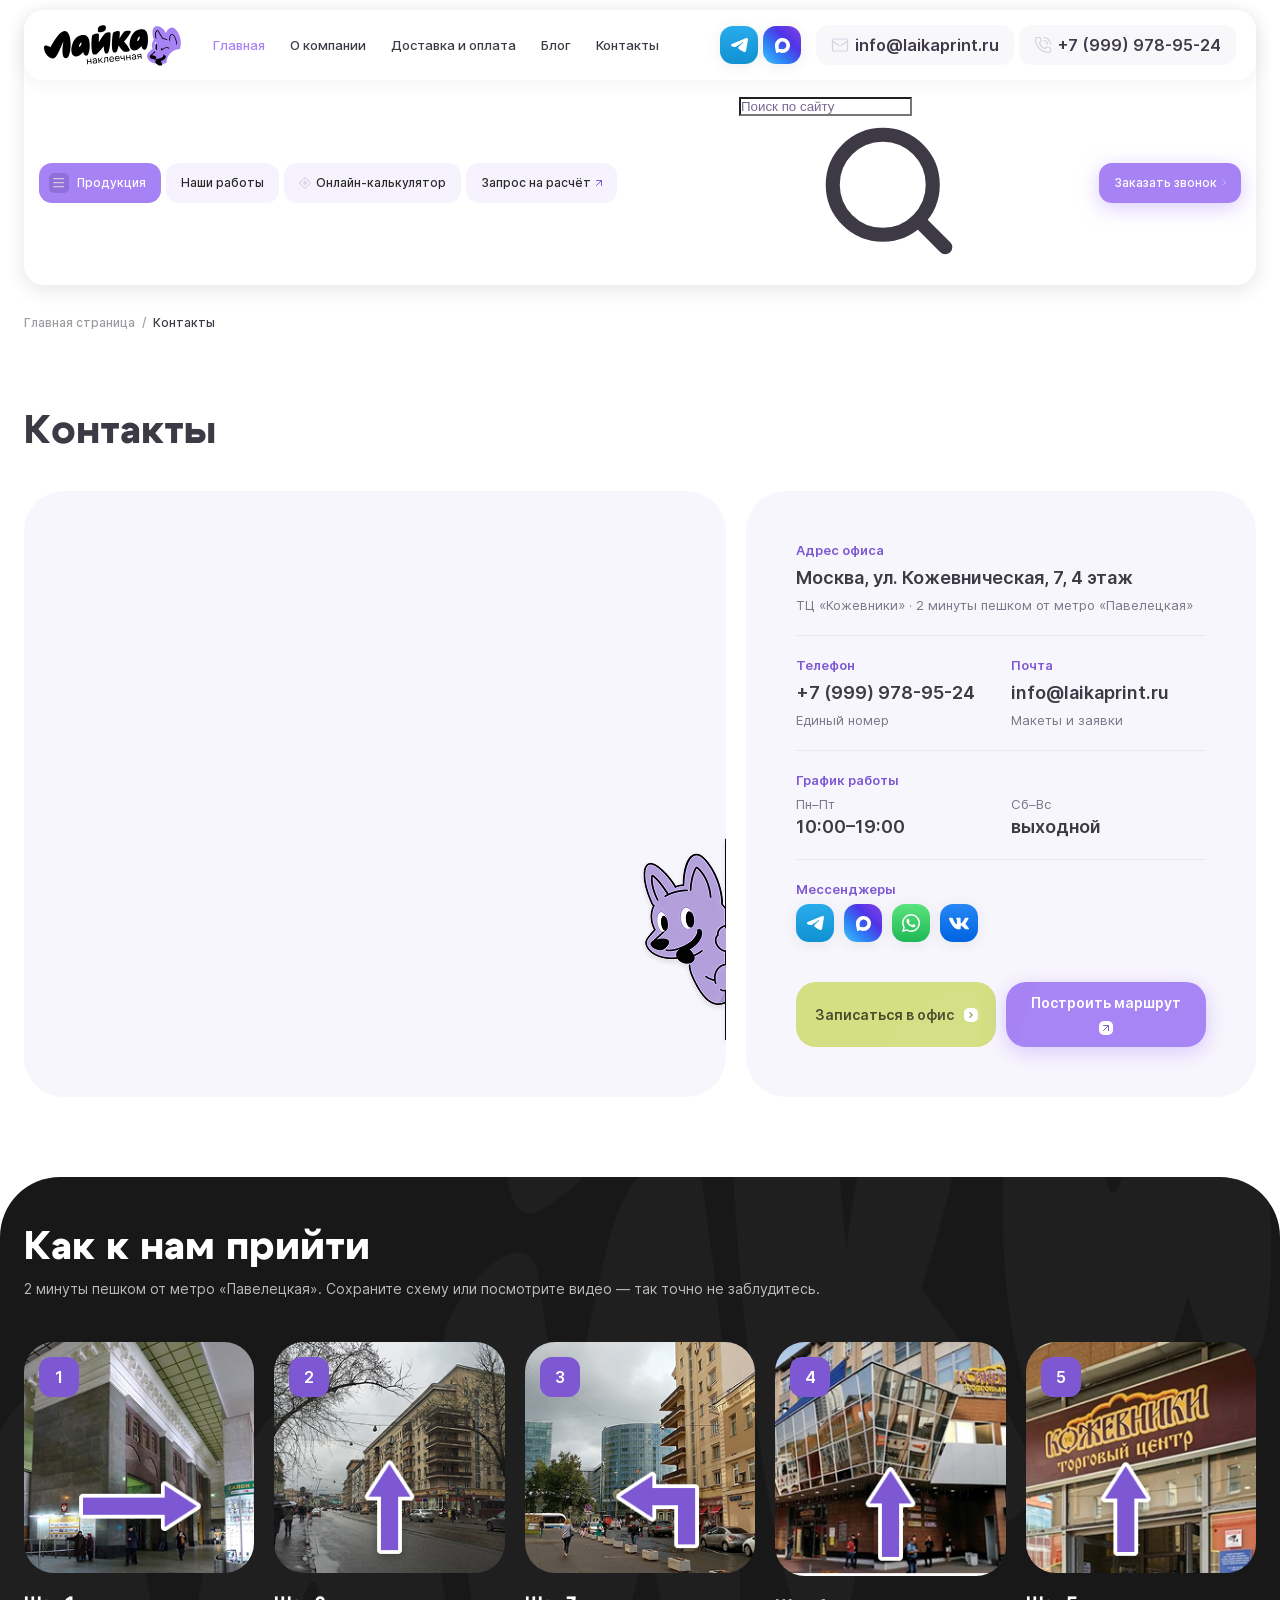
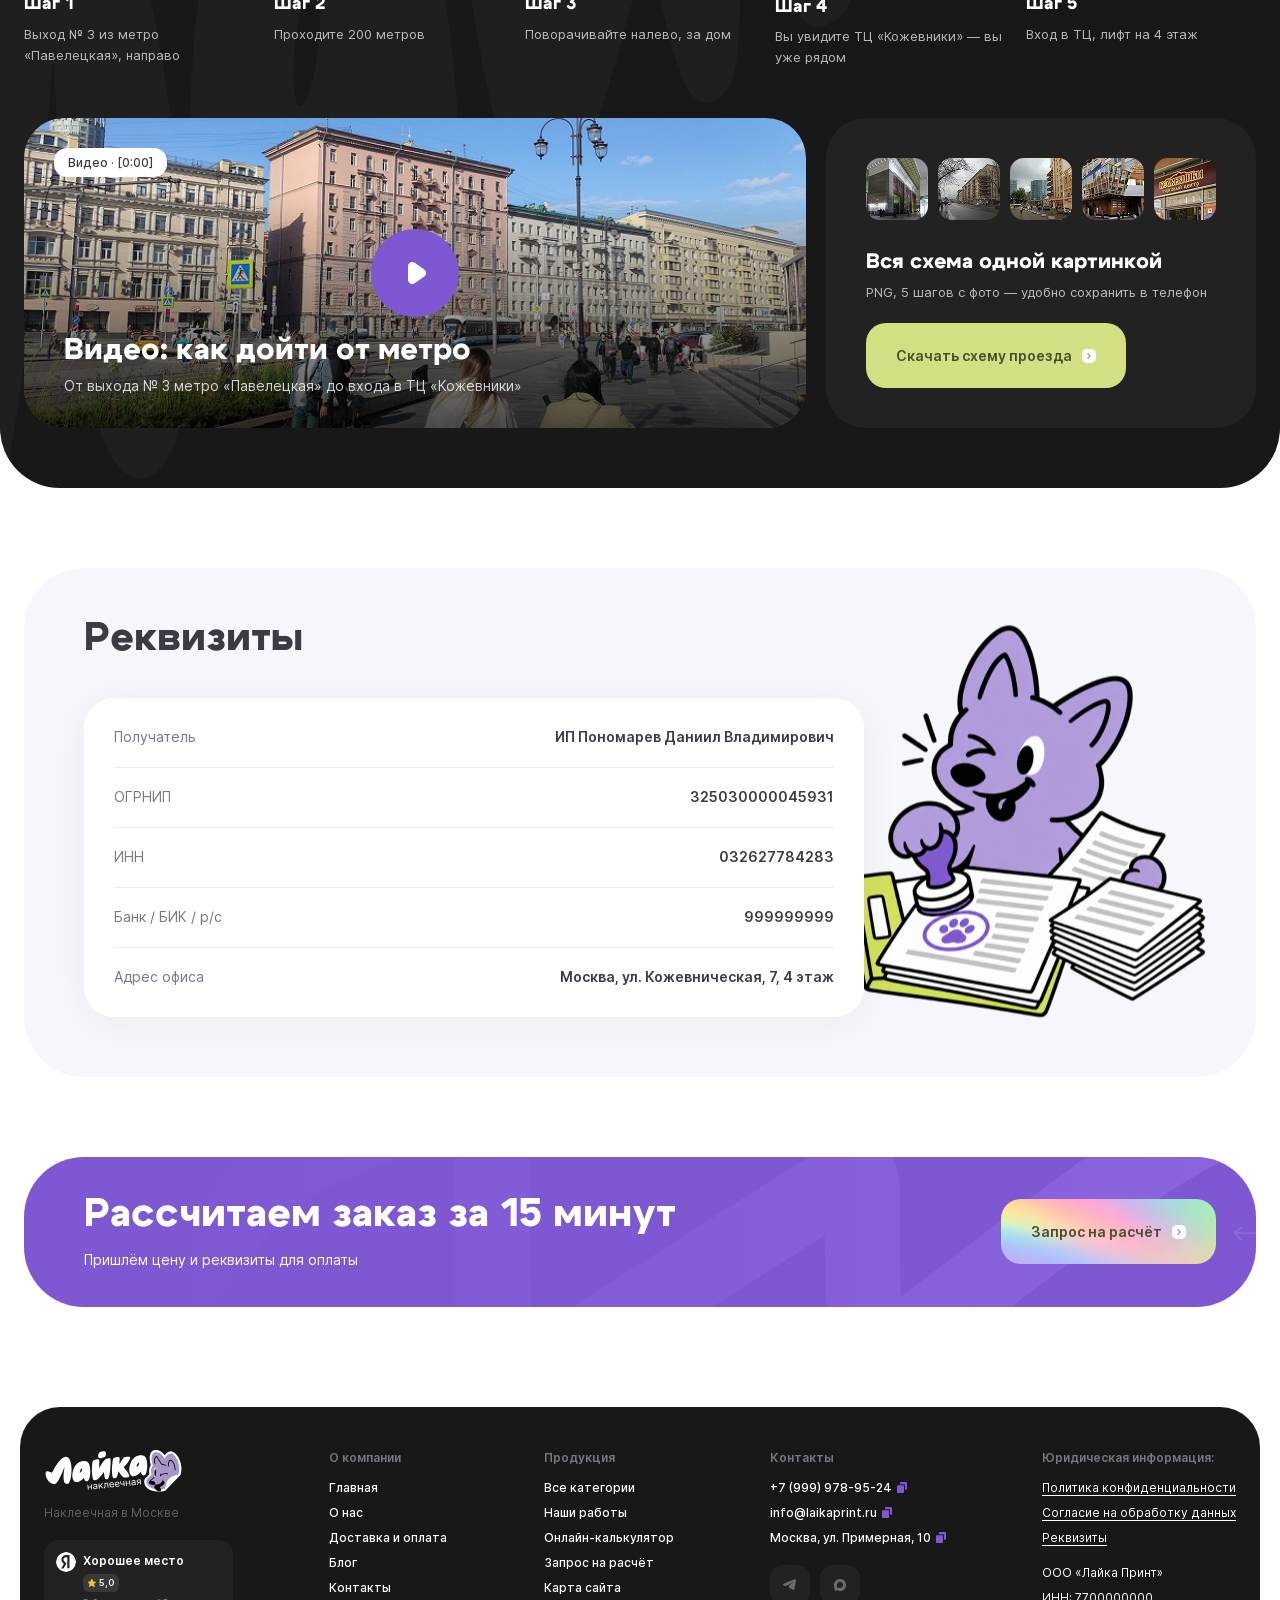
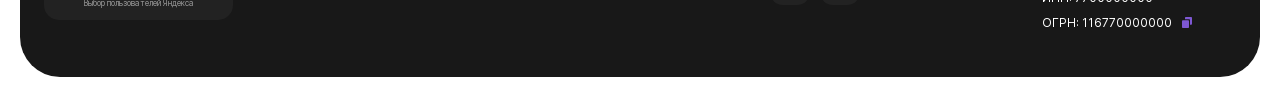
<file: contacts.html>
<!DOCTYPE html>
<html lang="ru">
	<head>
		<meta http-equiv="Content-Type" content="text/html; charset=utf-8">

		<!-- Adapting the page for mobile devices -->
		<meta name="viewport" content="width=device-width, initial-scale=1, maximum-scale=1">

		<!-- Prohibition of phone number recognition -->
		<meta name="format-detection" content="telephone=no">
		<meta name="SKYPE_TOOLBAR" content ="SKYPE_TOOLBAR_PARSER_COMPATIBLE">

		<!-- Page title -->
		<title>Заголовок страницы</title>

		<!-- Meta description -->
		<meta name="description" content="">

		<!-- Meta Keywords -->
		<meta name="keywords" content="">

		<!-- Changing the color of the mobile browser panel -->
		<meta name="msapplication-TileColor" content="#6AB12F">
		<meta name="theme-color" content="#6AB12F">

		<!-- Connecting style files -->
		<link rel="stylesheet" href="css/reset.css">
		<link rel="stylesheet" href="css/swiper-bundle.min.css">
		<link rel="stylesheet" href="css/swiper.css">
		<link rel="stylesheet" href="css/fancybox.css">
		<link rel="stylesheet" href="css/styles.css">
		<link rel="stylesheet" href="assets/css/blocks/contacts_page.css">
		<link rel="stylesheet" href="assets/css/blocks/how_to_reach_us.css">
		<link rel="stylesheet" href="assets/css/blocks/requisites_block.css">
		<link rel="stylesheet" href="assets/css/blocks/why_we.css">
		<link rel="stylesheet" href="css/fonts.css">
	</head>

	<body>
		<div class="wrap">
			<div class="main">
				<header>
					<div class="cont">
						<div class="data">
							<div class="top">
								<a href="/" class="logo">
									<img src="images/logo.svg" alt="">
								</a>

								<nav class="menu">
									<div class="item">
										<a class="active">Главная</a>
									</div>

									<div class="item">
										<a href="/">О компании</a>
									</div>

									<div class="item">
										<a href="/">Доставка и оплата</a>
									</div>

									<div class="item">
										<a href="/">Блог</a>
									</div>

									<div class="item">
										<a href="/">Контакты</a>
									</div>
								</nav>

								<div class="contacts">
									<div class="messengers">
										<a href="/" target="_blank" rel="noopener nofollow" class="tg_link">
											<svg class="icon"><use xlink:href="images/sprite.svg#ic_tg"></use></svg>
										</a>

										<a href="/" target="_blank" rel="noopener nofollow" class="max_link">
											<svg class="icon"><use xlink:href="images/sprite.svg#ic_max"></use></svg>
										</a>
									</div>

									<div class="email">
										<a href="mailto:info@laikaprint.ru">
											<svg class="icon"><use xlink:href="images/sprite.svg#ic_email"></use></svg>

											<span>info@laikaprint.ru</span>
										</a>
									</div>

									<div class="phone">
										<a href="tel:+7 (999) 978-95-24">
											<svg class="icon"><use xlink:href="images/sprite.svg#ic_phone"></use></svg>

											<span>+7 (999) 978-95-24</span>
										</a>
									</div>
								</div>
							</div>

							<div class="bottom">
								<div class="links">
									<div>
										<button class="link primary"  popovertarget="sub_links_modal1" style="anchor-name: --sub-links-modal-btn;">
											<div class="icon_wrap">
												<svg class="icon"><use xlink:href="images/sprite.svg#ic_menu"></use></svg>

												<svg class="icon"><use xlink:href="images/sprite.svg#ic_close"></use></svg>
											</div>

											<span>Продукция</span>
										</button>

										<div class="sub_links tabs_container" style="position-anchor: --sub-links-modal-btn;" id="sub_links_modal1" popover>
											<div class="tabs">
												<button data-content="#sub_links_tab1" data-level="level1" class="btn active">
													<span>Наклейки</span>

													<svg class="icon"><use xlink:href="images/sprite.svg#ic_arr_hor"></use></svg>
												</button>

												<button data-content="#sub_links_tab2" data-level="level1" class="btn">
													<span>Мерч и сувениры</span>

													<svg class="icon"><use xlink:href="images/sprite.svg#ic_arr_hor"></use></svg>
												</button>

												<button data-content="#sub_links_tab3" data-level="level1" class="btn">
													<span>Печать на одежде</span>

													<svg class="icon"><use xlink:href="images/sprite.svg#ic_arr_hor"></use></svg>
												</button>

												<button data-content="#sub_links_tab2" data-level="level1" class="btn">
													<span>Мерч и сувениры</span>

													<svg class="icon"><use xlink:href="images/sprite.svg#ic_arr_hor"></use></svg>
												</button>

												<button data-content="#sub_links_tab3" data-level="level1" class="btn">
													<span>Печать на одежде</span>

													<svg class="icon"><use xlink:href="images/sprite.svg#ic_arr_hor"></use></svg>
												</button>

												<button data-content="#sub_links_tab2" data-level="level1" class="btn">
													<span>Мерч и сувениры</span>

													<svg class="icon"><use xlink:href="images/sprite.svg#ic_arr_hor"></use></svg>
												</button>

												<button data-content="#sub_links_tab3" data-level="level1" class="btn">
													<span>Печать на одежде</span>

													<svg class="icon"><use xlink:href="images/sprite.svg#ic_arr_hor"></use></svg>
												</button>

												<button data-content="#sub_links_tab2" data-level="level1" class="btn">
													<span>Мерч и сувениры</span>

													<svg class="icon"><use xlink:href="images/sprite.svg#ic_arr_hor"></use></svg>
												</button>

												<button data-content="#sub_links_tab3" data-level="level1" class="btn">
													<span>Печать на одежде</span>

													<svg class="icon"><use xlink:href="images/sprite.svg#ic_arr_hor"></use></svg>
												</button>
											</div>

											<div class="tab_content level1 active" id="sub_links_tab1">
												<div class="block_head row">
													<div class="title size_s">Наклейки</div>

													<a href="/" class="all_link">
														<span>Все наклейки</span>

														<svg class="icon"><use xlink:href="images/sprite.svg#ic_arr_hor"></use></svg>
													</a>
												</div>

												<div class="grid">
													<div class="main_col">
														<div class="catalog">
															<div class="grid_row">
																<a href="/" class="category">
																	<picture class="thumb">
																		<img src="images/tmp/category_thumb1.webp" alt="" loading="lazy" class="cover">
																	</picture>

																	<div class="info">
																		<div class="name">Виниловые наклейки</div>

																		<div class="price">от 250 ₽</div>
																	</div>
																</a>

																<a href="/" class="category">
																	<picture class="thumb">
																		<img src="images/tmp/category_thumb2.webp" alt="" loading="lazy" class="cover">
																	</picture>

																	<div class="info">
																		<div class="name">Объемные 3D-наклейки со смолой</div>

																		<div class="price">от 250 ₽</div>
																	</div>
																</a>

																<a href="/" class="category">
																	<picture class="thumb">
																		<img src="images/tmp/category_thumb3.webp" alt="" loading="lazy" class="cover">
																	</picture>

																	<div class="info">
																		<div class="name">Голографические</div>

																		<div class="price">от 250 ₽</div>
																	</div>
																</a>

																<a href="/" class="category">
																	<picture class="thumb">
																		<img src="images/tmp/category_thumb4.webp" alt="" loading="lazy" class="cover">
																	</picture>

																	<div class="info">
																		<div class="name">Прозрачные</div>

																		<div class="price">от 250 ₽</div>
																	</div>
																</a>

																<a href="/" class="category">
																	<picture class="thumb">
																		<img src="images/tmp/category_thumb5.webp" alt="" loading="lazy" class="cover">
																	</picture>

																	<div class="info">
																		<div class="name">УФ-ДТФ наклейки</div>

																		<div class="price">от 250 ₽</div>
																	</div>
																</a>

																<a href="/" class="category">
																	<picture class="thumb">
																		<img src="images/tmp/category_thumb6.webp" alt="" loading="lazy" class="cover">
																	</picture>

																	<div class="info">
																		<div class="name">Наклейки с логотипом</div>

																		<div class="price">от 250 ₽</div>
																	</div>
																</a>
															</div>
														</div>

														<div class="sub_links_links">
															<div>
																<div class="title">По материалу:</div>

																<div class="items">
																	<div><a href="/">Виниловые</a></div>

																	<div><a href="/">Бумажные</a></div>

																	<div><a href="/">Ламинированные</a></div>

																	<div><a href="/">Прозрачные</a></div>

																	<div><a href="/">Голографические</a></div>

																	<div><a href="/">Светоотражающие</a></div>
																</div>
															</div>

															<div>
																<div class="title">По материалу:</div>

																<div class="items">
																	<div><a href="/">УФ-печать</a></div>

																	<div><a href="/">УФ-ДТФ</a></div>

																	<div><a href="/">Объёмные со смолой</a></div>

																	<div><a href="/">Объёмные стикерпаки</a></div>

																	<div><a href="/">Флексопечать</a></div>
																</div>
															</div>

															<div>
																<div class="title">Форма и резка:</div>

																<div class="items">
																	<div><a href="/">С контурной резкой</a></div>

																	<div><a href="/">Круглые</a></div>

																	<div><a href="/">Овальные</a></div>

																	<div><a href="/">Квадратные</a></div>
																</div>
															</div>

															<div>
																<div class="title">Форма и резка:</div>

																<div class="items">
																	<div><a href="/">Стикеры</a></div>

																	<div><a href="/">Этикетки</a></div>

																	<div><a href="/">Наклейки в рулоне</a></div>

																	<div><a href="/">На стекло и окна</a></div>

																	<div><a href="/">Для маркетплейсов и упаковки</a></div>
																</div>
															</div>
														</div>
													</div>

													<form action="" class="form">
														<picture class="image">
															<img src="images/sub_links_form_img.webp" alt="" loading="lazy">
														</picture>

														<div class="title">Не знаете, какой материал?</div>

														<div class="desc">Пришлите идею,<br> подберём за 15 минут</div>

														<div class="line">
															<div class="field">
																<input type="text" name="" value="" class="input" placeholder="Telegram или телефон">
															</div>
														</div>

														<div class="line">
															<div class="field">
																<input type="text" name="" value="" class="input" placeholder="Что хотите напечатать?">
															</div>
														</div>

														<div class="line agree">
															<div class="field">
																<label class="checkbox">
																	<input type="checkbox" name="agree">

																	<span class="check"></span>

																	<span>Я согласен с политикой <a href="/" target="_blank">обработки персональных данных</a></span>
																</label>
															</div>
														</div>

														<div class="submit">
															<button type="submit" class="submit_btn">
																<span>Отправить заявку</span>

																<span class="icon">
																	<svg><use xlink:href="images/sprite.svg#ic_arr_hor"></use></svg>
																</span>
															</button>
														</div>
													</form>
												</div>
											</div>

											<div class="tab_content level1" id="sub_links_tab2">

											</div>

											<div class="tab_content level1" id="sub_links_tab3">

											</div>
										</div>
									</div>

									<div><a href="/" class="link">
										<span>Наши работы</span>
									</a></div>

									<div><a href="/" class="link">
										<svg class="icon"><use xlink:href="images/sprite.svg#ic_calc"></use></svg>

										<span>Онлайн-калькулятор</span>
									</a></div>

									<div><a href="/" class="link">
										<span>Запрос на расчёт</span>

										<svg class="arrow"><use xlink:href="images/sprite.svg#ic_arrow_diagonal"></use></svg>
									</a></div>
								</div>

								<form action="" class="search">
									<input type="text" name="" value="" class="input" placeholder="Поиск по сайту">

									<button type="submit" class="submit_btn">
										<svg class="icon"><use xlink:href="images/sprite.svg#ic_search"></use></svg>
									</button>
								</form>

								<button class="callback_btn" data-open-modal data-modal="callback_modal">
									<span>Заказать звонок</span>

									<svg class="icon"><use xlink:href="images/sprite.svg#ic_arr_hor"></use></svg>
								</button>
							</div>
						</div>
					</div>
				</header>


				<section class="mob_header mob_header_top">
					<div class="cont">
						<a href="/" class="logo">
							<img src="images/logo.svg" alt="">
						</a>

						<a href="tel:+7 (999) 978-95-24" class="phone_link">
							<svg class="icon"><use xlink:href="images/sprite.svg#ic_phone"></use></svg>
						</a>

						<div class="messengers">
							<a href="/" target="_blank" rel="noopener nofollow" class="tg_link">
								<svg class="icon"><use xlink:href="images/sprite.svg#ic_tg"></use></svg>
							</a>

							<a href="/" target="_blank" rel="noopener nofollow" class="max_link">
								<svg class="icon"><use xlink:href="images/sprite.svg#ic_max"></use></svg>
							</a>
						</div>

						<button class="mob_menu_btn">
							<svg class="icon"><use xlink:href="images/sprite.svg#ic_menu"></use></svg>
						</button>
					</div>
				</section>


				<section class="mob_header mob_header_bottom">
					<div class="cont">
						<div class="location">
							<svg class="icon"><use xlink:href="images/sprite.svg#ic_location"></use></svg>

							<div>
								<div class="address">Москва, ул. Кожевническая, 7</div>
								<div>м. Павелецкая, с 10:00 до 19:00</div>
							</div>
						</div>

						<button class="order_btn" data-open-modal data-modal="callback_modal">
							<span>Заказать звонок</span>

							<svg class="icon"><use xlink:href="images/sprite.svg#ic_arr_hor"></use></svg>
						</button>
					</div>
				</section>


				<section class="mob_menu">
					<div class="sticky">
						<form action="" class="search">
							<input type="text" name="" value="" class="input" placeholder="Поиск по сайту">

							<button type="submit" class="submit_btn">
								<svg class="icon"><use xlink:href="images/sprite.svg#ic_search"></use></svg>
							</button>
						</form>

						<button class="close_btn">
							<svg class="icon"><use xlink:href="images/sprite.svg#ic_close"></use></svg>
						</button>
					</div>

					<div class="scroll">
						<button class="catalog_btn">
							<div class="icon">
								<svg><use xlink:href="images/sprite.svg#ic_menu"></use></svg>
							</div>

							<span>
								<span>Каталог</span>
								<small>Наша продукция, что мы делаем</small>
							</span>

							<svg class="arr"><use xlink:href="images/sprite.svg#ic_arr_hor"></use></svg>
						</button>

						<div class="menu">
							<div><a href="/">
								<span>Наши работы</span>

								<svg class="arr"><use xlink:href="images/sprite.svg#ic_arr_hor"></use></svg>
							</a></div>

							<div><a href="/">
								<span>Онлайн-калькулятор</span>

								<svg class="arr"><use xlink:href="images/sprite.svg#ic_arr_hor"></use></svg>
							</a></div>

							<div><button>
								<span>Запрос на расчёт</span>

								<svg class="arr"><use xlink:href="images/sprite.svg#ic_arr_hor"></use></svg>
							</button></div>

							<div class="divider"></div>

							<div><a href="/">
								<span>Главная</span>

								<svg class="arr"><use xlink:href="images/sprite.svg#ic_arr_hor"></use></svg>
							</a></div>

							<div><a href="/">
								<span>О компании</span>

								<svg class="arr"><use xlink:href="images/sprite.svg#ic_arr_hor"></use></svg>
							</a></div>

							<div><a href="/">
								<span>Контакты</span>

								<svg class="arr"><use xlink:href="images/sprite.svg#ic_arr_hor"></use></svg>
							</a></div>

							<div><a href="/">
								<span>Доставка и оплата</span>

								<svg class="arr"><use xlink:href="images/sprite.svg#ic_arr_hor"></use></svg>
							</a></div>

							<div><a href="/">
								<span>Блог</span>

								<svg class="arr"><use xlink:href="images/sprite.svg#ic_arr_hor"></use></svg>
							</a></div>
						</div>

						<div class="contacts">
							<div class="phone">
								<a href="tel:+7 (999) 978-95-24">
									<svg class="icon"><use xlink:href="images/sprite.svg#ic_phone2"></use></svg>

									<span>+7 (999) 978-95-24</span>

									<svg class="arr"><use xlink:href="images/sprite.svg#ic_arr_hor"></use></svg>
								</a>
							</div>

							<div class="email">
								<a href="mailto:info@laikaprint.ru">
									<svg class="icon"><use xlink:href="images/sprite.svg#ic_email2"></use></svg>

									<span>info@laikaprint.ru</span>

									<svg class="arr"><use xlink:href="images/sprite.svg#ic_arr_hor"></use></svg>
								</a>
							</div>

							<div class="location">
								<svg class="icon"><use xlink:href="images/sprite.svg#ic_location"></use></svg>

								<div>
									<span class="address">Москва, ул. Кожевническая, 7</span>

									<span>м. Павелецкая, с 10:00 до 19:00</span>
								</div>
							</div>

							<button class="btn">
								<span>Рассчитать заказ</span>

								<span class="icon">
									<svg><use xlink:href="images/sprite.svg#ic_arr_hor"></use></svg>
								</span>
							</button>
						</div>
					</div>

					<div class="catalog_inner">
						<button class="back_btn">
							<span class="icon">
								<svg><use xlink:href="images/sprite.svg#ic_arrow_hor"></use></svg>
							</span>

							<span>Вернуться назад</span>
						</button>

						<div class="items">
							<div>
								<a href="#" class="btn">
									<picture class="icon">
										<img src="images/tmp/ic_catalog_inner1.svg" alt="" loading="lazy">
									</picture>

									<span>
										<span>Наклейки</span>
										<small>Смотреть раздел</small>
									</span>

									<svg class="arr"><use xlink:href="images/sprite.svg#ic_arr_hor"></use></svg>
								</a>

								<div class="sub">
									<button class="back_btn">
										<span class="icon">
											<svg><use xlink:href="images/sprite.svg#ic_arrow_hor"></use></svg>
										</span>

										<span>Вернуться назад</span>
									</button>

									<div class="title">Наклейки</div>

									<div class="grid_row">
										<a href="/" class="category">
											<picture class="thumb">
												<img src="images/tmp/category_thumb1.webp" alt="" loading="lazy" class="cover">
											</picture>

											<div class="info">
												<div class="name">Виниловые наклейки</div>
											</div>
										</a>

										<a href="/" class="category">
											<picture class="thumb">
												<img src="images/tmp/category_thumb2.webp" alt="" loading="lazy" class="cover">
											</picture>

											<div class="info">
												<div class="name">Объемные 3D-наклейки со смолой</div>
											</div>
										</a>

										<a href="/" class="category">
											<picture class="thumb">
												<img src="images/tmp/category_thumb3.webp" alt="" loading="lazy" class="cover">
											</picture>

											<div class="info">
												<div class="name">Голографические</div>
											</div>
										</a>

										<a href="/" class="category">
											<picture class="thumb">
												<img src="images/tmp/category_thumb4.webp" alt="" loading="lazy" class="cover">
											</picture>

											<div class="info">
												<div class="name">Прозрачные</div>
											</div>
										</a>

										<a href="/" class="category">
											<picture class="thumb">
												<img src="images/tmp/category_thumb5.webp" alt="" loading="lazy" class="cover">
											</picture>

											<div class="info">
												<div class="name">УФ-ДТФ наклейки</div>
											</div>
										</a>

										<a href="/" class="category">
											<picture class="thumb">
												<img src="images/tmp/category_thumb6.webp" alt="" loading="lazy" class="cover">
											</picture>

											<div class="info">
												<div class="name">Наклейки с логотипом</div>
											</div>
										</a>
									</div>

									<div class="section">
										<div class="name">По материалу:</div>

										<div class="items">
											<div><a href="/">
												<span>Виниловые</span>

												<svg class="arr"><use xlink:href="images/sprite.svg#ic_arr_hor"></use></svg>
											</a></div>

											<div><a href="/">
												<span>Прозрачные</span>

												<svg class="arr"><use xlink:href="images/sprite.svg#ic_arr_hor"></use></svg>
											</a></div>

											<div><a href="/">
												<span>Бумажные</span>

												<svg class="arr"><use xlink:href="images/sprite.svg#ic_arr_hor"></use></svg>
											</a></div>

											<div><a href="/">
												<span>Голографические</span>

												<svg class="arr"><use xlink:href="images/sprite.svg#ic_arr_hor"></use></svg>
											</a></div>

											<div><a href="/">
												<span>Ламинированные</span>

												<svg class="arr"><use xlink:href="images/sprite.svg#ic_arr_hor"></use></svg>
											</a></div>

											<div><a href="/">
												<span>Светоотражающие</span>

												<svg class="arr"><use xlink:href="images/sprite.svg#ic_arr_hor"></use></svg>
											</a></div>
										</div>
									</div>

									<div class="section">
										<div class="name">По материалу:</div>

										<div class="items">
											<div><a href="/">
												<span>Виниловые</span>

												<svg class="arr"><use xlink:href="images/sprite.svg#ic_arr_hor"></use></svg>
											</a></div>

											<div><a href="/">
												<span>Прозрачные</span>

												<svg class="arr"><use xlink:href="images/sprite.svg#ic_arr_hor"></use></svg>
											</a></div>

											<div><a href="/">
												<span>Бумажные</span>

												<svg class="arr"><use xlink:href="images/sprite.svg#ic_arr_hor"></use></svg>
											</a></div>

											<div><a href="/">
												<span>Голографические</span>

												<svg class="arr"><use xlink:href="images/sprite.svg#ic_arr_hor"></use></svg>
											</a></div>

											<div><a href="/">
												<span>Ламинированные</span>

												<svg class="arr"><use xlink:href="images/sprite.svg#ic_arr_hor"></use></svg>
											</a></div>

											<div><a href="/">
												<span>Светоотражающие</span>

												<svg class="arr"><use xlink:href="images/sprite.svg#ic_arr_hor"></use></svg>
											</a></div>
										</div>
									</div>

									<div class="section">
										<div class="name">По материалу:</div>

										<div class="items">
											<div><a href="/">
												<span>Виниловые</span>

												<svg class="arr"><use xlink:href="images/sprite.svg#ic_arr_hor"></use></svg>
											</a></div>

											<div><a href="/">
												<span>Прозрачные</span>

												<svg class="arr"><use xlink:href="images/sprite.svg#ic_arr_hor"></use></svg>
											</a></div>

											<div><a href="/">
												<span>Бумажные</span>

												<svg class="arr"><use xlink:href="images/sprite.svg#ic_arr_hor"></use></svg>
											</a></div>

											<div><a href="/">
												<span>Голографические</span>

												<svg class="arr"><use xlink:href="images/sprite.svg#ic_arr_hor"></use></svg>
											</a></div>

											<div><a href="/">
												<span>Ламинированные</span>

												<svg class="arr"><use xlink:href="images/sprite.svg#ic_arr_hor"></use></svg>
											</a></div>

											<div><a href="/">
												<span>Светоотражающие</span>

												<svg class="arr"><use xlink:href="images/sprite.svg#ic_arr_hor"></use></svg>
											</a></div>
										</div>
									</div>
								</div>
							</div>

							<div>
								<a href="#" class="btn">
									<picture class="icon">
										<img src="images/tmp/ic_catalog_inner2.svg" alt="" loading="lazy">
									</picture>

									<span>
										<span>Визитки</span>
										<small>Смотреть раздел</small>
									</span>

									<svg class="arr"><use xlink:href="images/sprite.svg#ic_arr_hor"></use></svg>
								</a>
							</div>

							<div>
								<a href="#" class="btn">
									<picture class="icon">
										<img src="images/tmp/ic_catalog_inner3.svg" alt="" loading="lazy">
									</picture>

									<span>
										<span>Полиграфия</span>
										<small>Смотреть раздел</small>
									</span>

									<svg class="arr"><use xlink:href="images/sprite.svg#ic_arr_hor"></use></svg>
								</a>
							</div>

							<div>
								<a href="#" class="btn">
									<picture class="icon">
										<img src="images/tmp/ic_catalog_inner4.svg" alt="" loading="lazy">
									</picture>

									<span>
										<span>Коробка</span>
										<small>Смотреть раздел</small>
									</span>

									<svg class="arr"><use xlink:href="images/sprite.svg#ic_arr_hor"></use></svg>
								</a>
							</div>
						</div>
					</div>
				</section>


				<section class="page_head">
					<div class="cont">
						<div class="breadcrumbs">
							<a href="/">Главная страница</a>

							<span class="sep">/</span>

							<span class="current">Контакты</span>
						</div>
					</div>
				</section>


				<section class="contacts_page block">
					<div class="cont">
						<div class="block_head">
							<div class="title">Контакты</div>
						</div>

						<div class="grid">
							<div class="map">
								<picture class="image">
									<img src="images/contacts_page_map_img.png" alt="" loading="lazy">
								</picture>
							</div>

							<div class="data">
								<div class="grid_row">
									<div class="item l_w">
										<div class="label">Адрес офиса</div>

										<div class="val">Москва, ул. Кожевническая, 7, 4 этаж</div>

										<div class="exp">ТЦ «Кожевники» · 2 минуты пешком от метро «Павелецкая»</div>
									</div>

									<div class="divider"></div>

									<div class="item">
										<div class="label">Телефон</div>

										<div class="val">
											<a href="tel:+7 (999) 978-95-24">+7 (999) 978-95-24</a>
										</div>

										<div class="exp">Единый номер</div>
									</div>

									<div class="item">
										<div class="label">Почта</div>

										<div class="val">
											<a href="mailto:info@laikaprint.ru">info@laikaprint.ru</a>
										</div>

										<div class="exp">Макеты и заявки</div>
									</div>

									<div class="divider"></div>

									<div class="item l_w">
										<div class="label">График работы</div>

										<div class="grid_row">
											<div>
												<div class="exp">Пн–Пт</div>

												<div class="val">10:00–19:00</div>
											</div>

											<div>
												<div class="exp">Сб–Вс</div>

												<div class="val">выходной</div>
											</div>
										</div>
									</div>

									<div class="divider"></div>

									<div class="item l_w">
										<div class="label">Мессенджеры</div>

										<div class="messengers">
											<a href="/" target="_blank" rel="noopener nofollow" class="tg_link">
												<svg class="icon"><use xlink:href="images/sprite.svg#ic_tg"></use></svg>
											</a>

											<a href="/" target="_blank" rel="noopener nofollow" class="max_link">
												<svg class="icon"><use xlink:href="images/sprite.svg#ic_max"></use></svg>
											</a>

											<a href="/" target="_blank" rel="noopener nofollow" class="whatsapp_link">
												<svg class="icon"><use xlink:href="images/sprite.svg#ic_whatsapp"></use></svg>
											</a>

											<a href="/" target="_blank" rel="noopener nofollow" class="vk_link">
												<svg class="icon"><use xlink:href="images/sprite.svg#ic_vk"></use></svg>
											</a>
										</div>
									</div>
								</div>

								<div class="btns">
									<button class="btn">
										<span>Записаться в офис</span>

										<span class="icon">
											<svg><use xlink:href="images/sprite.svg#ic_arr_hor"></use></svg>
										</span>
									</button>

									<button class="path_btn">
										<span>Построить маршрут</span>

										<span class="icon">
											<svg><use xlink:href="images/sprite.svg#ic_arrow_diagonal"></use></svg>
										</span>
									</button>
								</div>
							</div>
						</div>
					</div>
				</section>


				<section class="how_to_reach_us block">
					<div class="data">
						<div class="cont">
							<div class="block_head">
								<div class="title">Как к нам прийти</div>

								<div class="desc">2 минуты пешком от метро «Павелецкая». Сохраните схему или посмотрите видео — так точно не заблудитесь.</div>
							</div>

							<div class="grid_row">
								<div class="item">
									<div class="number"></div>

									<picture class="thumb">
										<img src="images/tmp/how_to_reach_us_step_thumb1.jpg" alt="" loading="lazy" class="cover">
									</picture>

									<div class="name">Шаг <span></span></div>

									<div class="desc">Выход № 3 из метро «Павелецкая», направо</div>
								</div>

								<div class="item">
									<div class="number"></div>

									<picture class="thumb">
										<img src="images/tmp/how_to_reach_us_step_thumb2.jpg" alt="" loading="lazy" class="cover">
									</picture>

									<div class="name">Шаг <span></span></div>

									<div class="desc">Проходите 200 метров</div>
								</div>

								<div class="item">
									<div class="number"></div>

									<picture class="thumb">
										<img src="images/tmp/how_to_reach_us_step_thumb3.jpg" alt="" loading="lazy" class="cover">
									</picture>

									<div class="name">Шаг <span></span></div>

									<div class="desc">Поворачивайте налево, за дом</div>
								</div>

								<div class="item">
									<div class="number"></div>

									<picture class="thumb">
										<img src="images/tmp/how_to_reach_us_step_thumb4.jpg" alt="" loading="lazy" class="cover">
									</picture>

									<div class="name">Шаг <span></span></div>

									<div class="desc">Вы увидите ТЦ «Кожевники» — вы уже рядом</div>
								</div>

								<div class="item">
									<div class="number"></div>

									<picture class="thumb">
										<img src="images/tmp/how_to_reach_us_step_thumb5.jpg" alt="" loading="lazy" class="cover">
									</picture>

									<div class="name">Шаг <span></span></div>

									<div class="desc">Вход в ТЦ, лифт на 4 этаж</div>
								</div>
							</div>

							<div class="grid">
								<a href="" class="video fancy_img">
									<div class="timer">Видео · [0:00]</div>

									<div class="icon">
										<svg><use xlink:href="images/sprite.svg#ic_video_play"></use></svg>
									</div>

									<picture class="thumb">
										<img src="images/tmp/how_to_reach_us_video_thumb.jpg" alt="" loading="lazy" class="cover">
									</picture>

									<div class="info">
										<div class="name">Видео: как дойти от метро</div>

										<div class="desc">От выхода № 3 метро «Павелецкая» до входа в ТЦ «Кожевники»</div>
									</div>
								</a>

								<div class="download">
									<div class="images">
										<div class="grid_row">
											<picture class="image">
												<img src="images/tmp/how_to_reach_us_download_thumb1.jpg" alt="" loading="lazy" class="cover">
											</picture>

											<picture class="image">
												<img src="images/tmp/how_to_reach_us_download_thumb2.jpg" alt="" loading="lazy" class="cover">
											</picture>

											<picture class="image">
												<img src="images/tmp/how_to_reach_us_download_thumb3.jpg" alt="" loading="lazy" class="cover">
											</picture>

											<picture class="image">
												<img src="images/tmp/how_to_reach_us_download_thumb4.jpg" alt="" loading="lazy" class="cover">
											</picture>

											<picture class="image">
												<img src="images/tmp/how_to_reach_us_download_thumb5.jpg" alt="" loading="lazy" class="cover">
											</picture>
										</div>
									</div>

									<div class="title">Вся схема одной картинкой</div>

									<div class="desc">PNG, 5 шагов с фото — удобно сохранить в телефон</div>

									<a href="/" class="btn" download>
										<span>Скачать схему проезда</span>

										<span class="icon">
											<svg><use xlink:href="images/sprite.svg#ic_arr_hor"></use></svg>
										</span>
									</a>
								</div>
							</div>
						</div>

						<picture class="bg">
							<img src="images/bg_how_to_reach_us.png" alt="" loading="lazy">
						</picture>
					</div>
				</section>


				<section class="requisites_block block">
					<div class="cont">
						<div class="data">
							<div class="block_head pad">
								<div class="title">Реквизиты</div>
							</div>

							<div class="info">
								<div>
									<div class="label">Получатель</div>

									<div class="val">ИП Пономарев Даниил Владимирович</div>
								</div>

								<div>
									<div class="label">ОГРНИП</div>

									<div class="val">325030000045931</div>
								</div>

								<div>
									<div class="label">ИНН</div>

									<div class="val">032627784283</div>
								</div>

								<div>
									<div class="label">Банк / БИК / р/с</div>

									<div class="val">999999999</div>
								</div>

								<div>
									<div class="label">Адрес офиса</div>

									<div class="val">Москва, ул. Кожевническая, 7, 4 этаж</div>
								</div>
							</div>

							<picture class="image">
								<img src="images/requisites_block_img.png" alt="" loading="lazy">
							</picture>
						</div>
					</div>
				</section>


				<section class="why_we block">
					<div class="cont">
						<div class="action">
							<div class="info">
								<div class="title">Рассчитаем заказ за 15 минут</div>

								<div class="desc">Пришлём цену и реквизиты для оплаты</div>
							</div>

							<button class="btn">
								<span>Запрос на расчёт</span>

								<span class="icon">
									<svg><use xlink:href="images/sprite.svg#ic_arr_hor"></use></svg>
								</span>
							</button>

							<picture class="bg">
								<img src="images/bg_action.svg" alt="" loading="lazy">
							</picture>
						</div>
					</div>
				</section>
			</div>


			<footer>
				<div class="data">
					<div class="cont">
						<div class="info">
							<div class="logo">
								<img src="images/logo_white.svg" alt="">

								<span>Наклеечная в Москве</span>
							</div>

							<a href="/" class="ya_rating" target="_blank" rel="noopener nofollow">
								<picture class="logo_img">
									<img src="images/ya_rating_logo.svg" alt="" loading="lazy">
								</picture>

								<div>
									<div class="name">Хорошее место</div>

									<div class="rating">
										<svg class="icon"><use xlink:href="images/sprite.svg#ic_star"></use></svg>

										<span>5,0</span>
									</div>

									<div class="desc">Выбор пользователей Яндекса</div>
								</div>
							</a>
						</div>

						<div class="menu">
							<div class="title">О компании</div>

							<div class="items">
								<div><a href="/">Главная</a></div>

								<div><a href="/">О нас</a></div>

								<div><a href="/">Доставка и оплата</a></div>

								<div><a href="/">Блог</a></div>

								<div><a href="/">Контакты</a></div>
							</div>
						</div>

						<div class="menu">
							<div class="title">Продукция</div>

							<div class="items">
								<div><a href="/">Все категории</a></div>

								<div><a href="/">Наши работы</a></div>

								<div><a href="/">Онлайн-калькулятор</a></div>

								<div><a href="/">Запрос на расчёт</a></div>

								<div><a href="/">Карта сайта</a></div>
							</div>
						</div>

						<div class="contacts">
							<div class="title">Контакты</div>

							<div class="phone">
								<a href="tel:+7 (999) 978-95-24">+7 (999) 978-95-24</a>

								<button class="copy_btn" data-copy="+7 (999) 978-95-24">
									<svg class="icon"><use xlink:href="images/sprite.svg#ic_copy"></use></svg>
								</button>
							</div>

							<div class="email">
								<a href="mailto:info@laikaprint.ru">info@laikaprint.ru</a>

								<button class="copy_btn" data-copy="info@laikaprint.ru">
									<svg class="icon"><use xlink:href="images/sprite.svg#ic_copy"></use></svg>
								</button>
							</div>

							<div class="address">
								<span>Москва, ул. Примерная, 10</span>

								<button class="copy_btn" data-copy="Москва, ул. Примерная, 10">
									<svg class="icon"><use xlink:href="images/sprite.svg#ic_copy"></use></svg>
								</button>
							</div>

							<div class="messengers">
								<a href="/" target="_blank" rel="noopener nofollow" class="tg_link">
									<svg class="icon"><use xlink:href="images/sprite.svg#ic_tg"></use></svg>
								</a>

								<a href="/" target="_blank" rel="noopener nofollow" class="max_link">
									<svg class="icon"><use xlink:href="images/sprite.svg#ic_max"></use></svg>
								</a>
							</div>
						</div>

						<div class="legal">
							<div class="title">Юридическая информация:</div>

							<div class="links">
								<div><a href="/">Политика конфиденциальности</a></div>

								<div><a href="/">Согласие на обработку данных</a></div>

								<div><a href="/">Реквизиты</a></div>
							</div>

							<div class="requisites">
								<div>
									<span>ООО «Лайка Принт»</span>
								</div>

								<div>
									<span>ИНН: 7700000000</span>
								</div>

								<div>
									<span>ОГРН: 116770000000</span>

									<button class="copy_btn" data-copy="116770000000">
										<svg class="icon"><use xlink:href="images/sprite.svg#ic_copy"></use></svg>
									</button>
								</div>
							</div>
						</div>
					</div>
				</div>
			</footer>


			<div class="overlay"></div>
		</div>


		<dialog class="modal" id="callback_modal">
			<div class="wrapper">
				<div class="inner">
					<button class="close_btn" data-close-modal>
						<svg class="icon"><use xlink:href="images/sprite.svg#ic_close"></use></svg>
					</button>

					<div class="modal_title">Заказать звонок</div>

					<div class="modal_desc">
						<p>Оставьте свои контактные данные, и мы свяжемся с вами в ближайшее время</p>
					</div>

					<form action="" class="form">
						<div class="line">
							<div class="field">
								<input type="tel" name="" value="" class="input" placeholder="Ваш номер телефона">
							</div>
						</div>

						<div class="line agree">
							<div class="field">
								<label class="checkbox">
									<input type="checkbox" name="agree">

									<span class="check"></span>

									<span>Я согласен с политикой <a href="/" target="_blank">обработки персональных данных</a></span>
								</label>
							</div>
						</div>

						<div class="submit">
							<button type="submit" class="submit_btn">
								<span>Отправить заявку</span>

								<span class="icon">
									<svg><use xlink:href="images/sprite.svg#ic_arr_hor"></use></svg>
								</span>
							</button>
						</div>
					</form>
				</div>
			</div>
		</dialog>


		<dialog class="modal" id="feedback_modal">
			<div class="wrapper">
				<div class="inner">
					<button class="close_btn" data-close-modal>
						<svg class="icon"><use xlink:href="images/sprite.svg#ic_close"></use></svg>
					</button>

					<div class="modal_title">Задать<br> вопрос</div>

					<div class="modal_desc">
						<p>Оставьте свои контактные данные, и мы свяжемся с вами в ближайшее время</p>
					</div>

					<form action="" class="form">
						<div class="line">
							<div class="field">
								<textarea name="" placeholder="Ваш вопрос"></textarea>
							</div>
						</div>

						<div class="line">
							<div class="field">
								<input type="tel" name="" value="" class="input" placeholder="Ваш номер телефона">
							</div>
						</div>

						<div class="line agree">
							<div class="field">
								<label class="checkbox">
									<input type="checkbox" name="agree">

									<span class="check"></span>

									<span>Я согласен с политикой <a href="/" target="_blank">обработки персональных данных</a></span>
								</label>
							</div>
						</div>

						<div class="submit">
							<button type="submit" class="submit_btn">
								<span>Отправить заявку</span>

								<span class="icon">
									<svg><use xlink:href="images/sprite.svg#ic_arr_hor"></use></svg>
								</span>
							</button>
						</div>
					</form>
				</div>
			</div>
		</dialog>


		<dialog class="modal success" id="success_modal">
			<div class="wrapper">
				<div class="inner">
					<button class="close_btn" data-close-modal>
						<svg class="icon"><use xlink:href="images/sprite.svg#ic_close"></use></svg>
					</button>

					<picture class="thumb">
						<img src="images/ic_modal_success.png" alt="" loading="lazy">
					</picture>

					<div class="modal_title">Спасибо<br> за заявку</div>

					<div class="modal_desc">
						<p>Мы скоро с вами свяжемся!</p>
					</div>
				</div>
			</div>
		</dialog>


		<!-- Connecting javascript files -->
		<script src="js/jquery-3.7.1.min.js"></script>
		<script src="js/functions.js"></script>
		<script src="js/swiper-bundle.min.js"></script>
		<script src="js/maska.min.js"></script>
		<script src="js/fancybox.js"></script>
		<script src="js/scripts.js"></script>
		<script src="js/slider-core.js"></script>
		<script src="assets/js/blocks/cases.js"></script>
	</body>
</html>
</file>
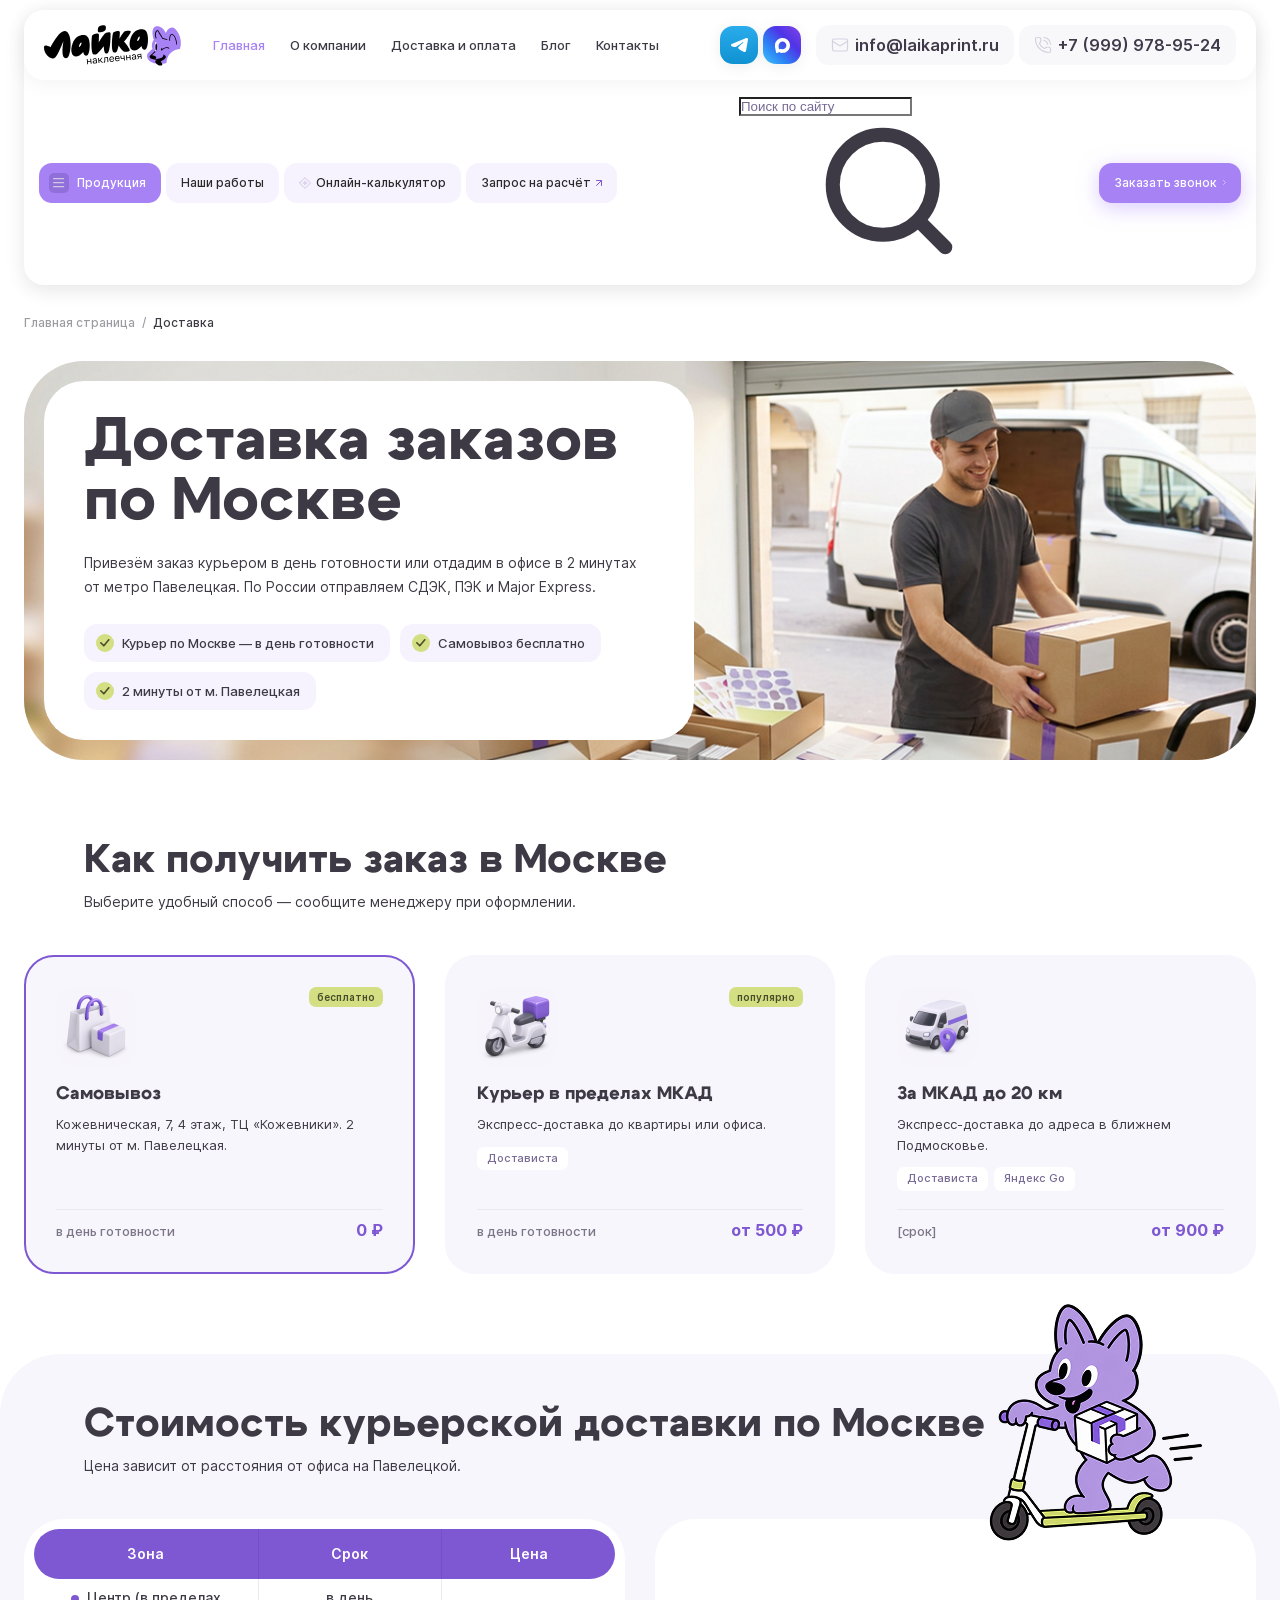
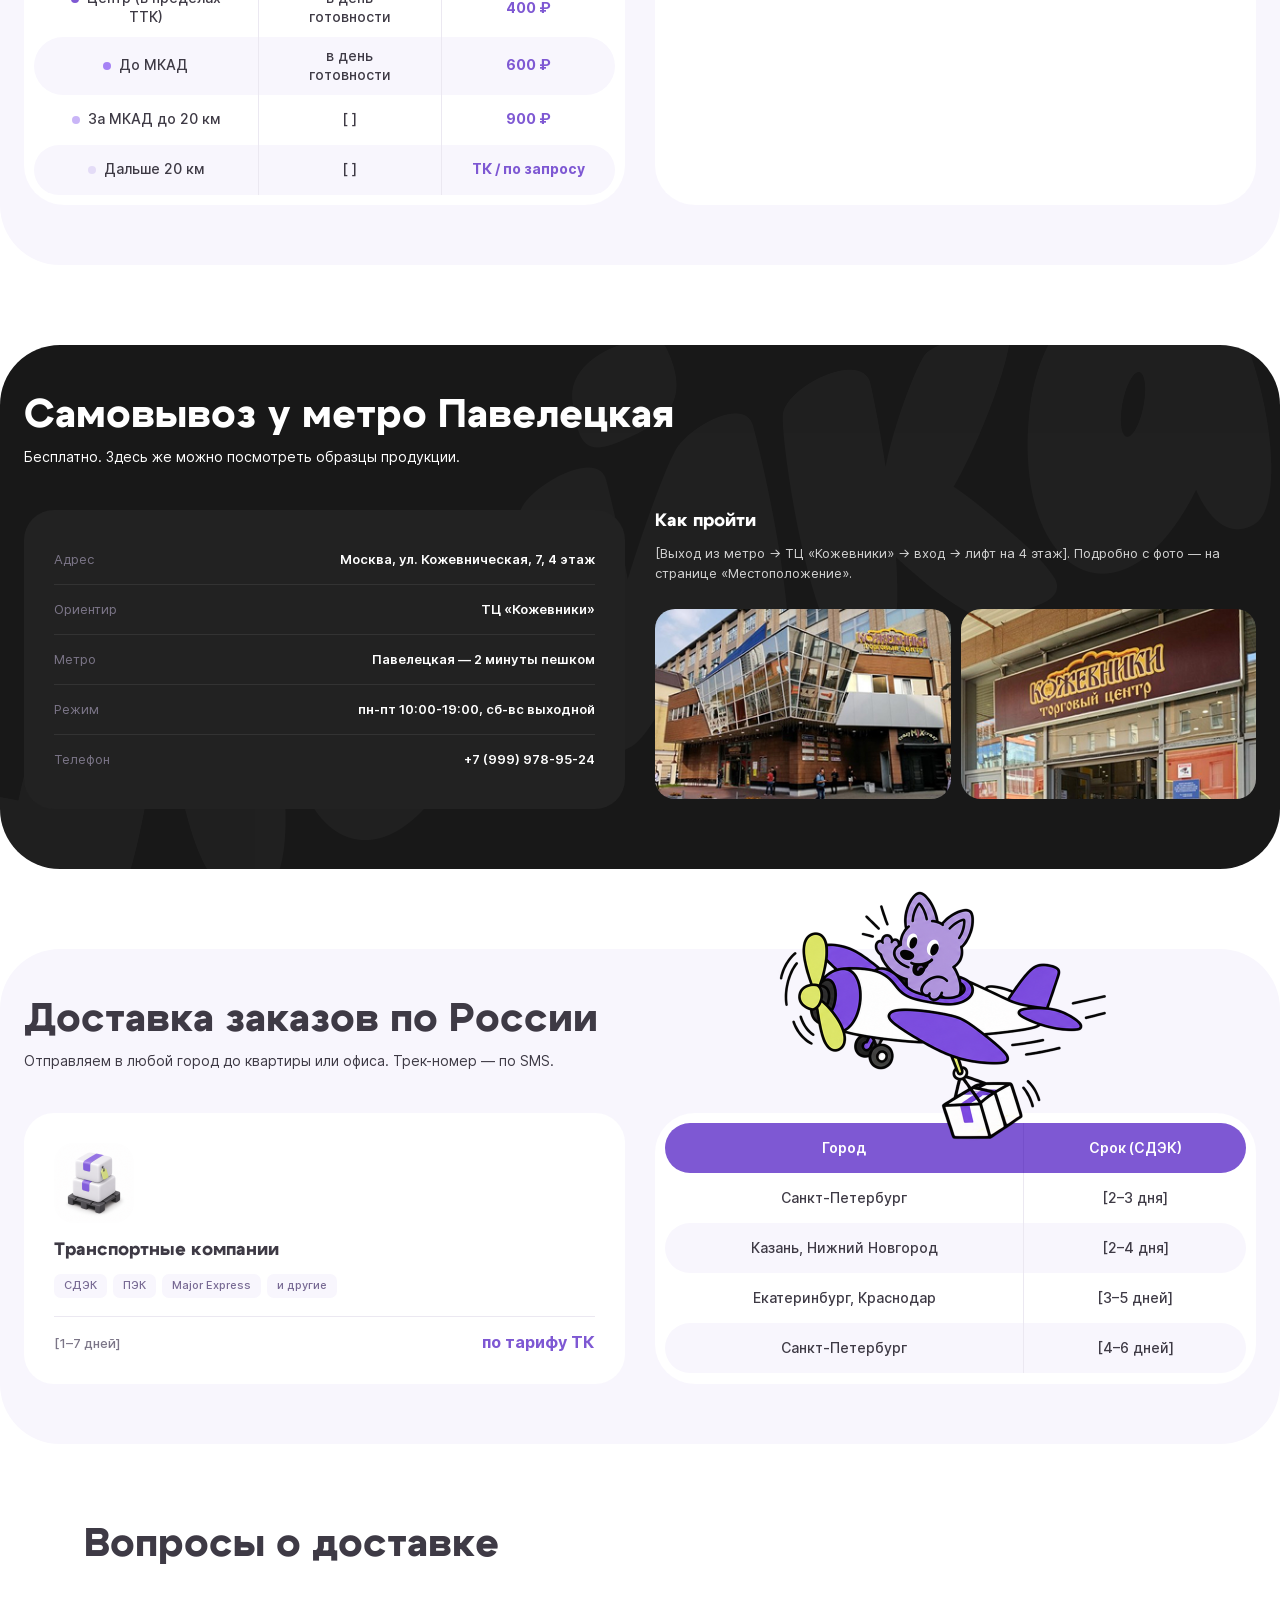
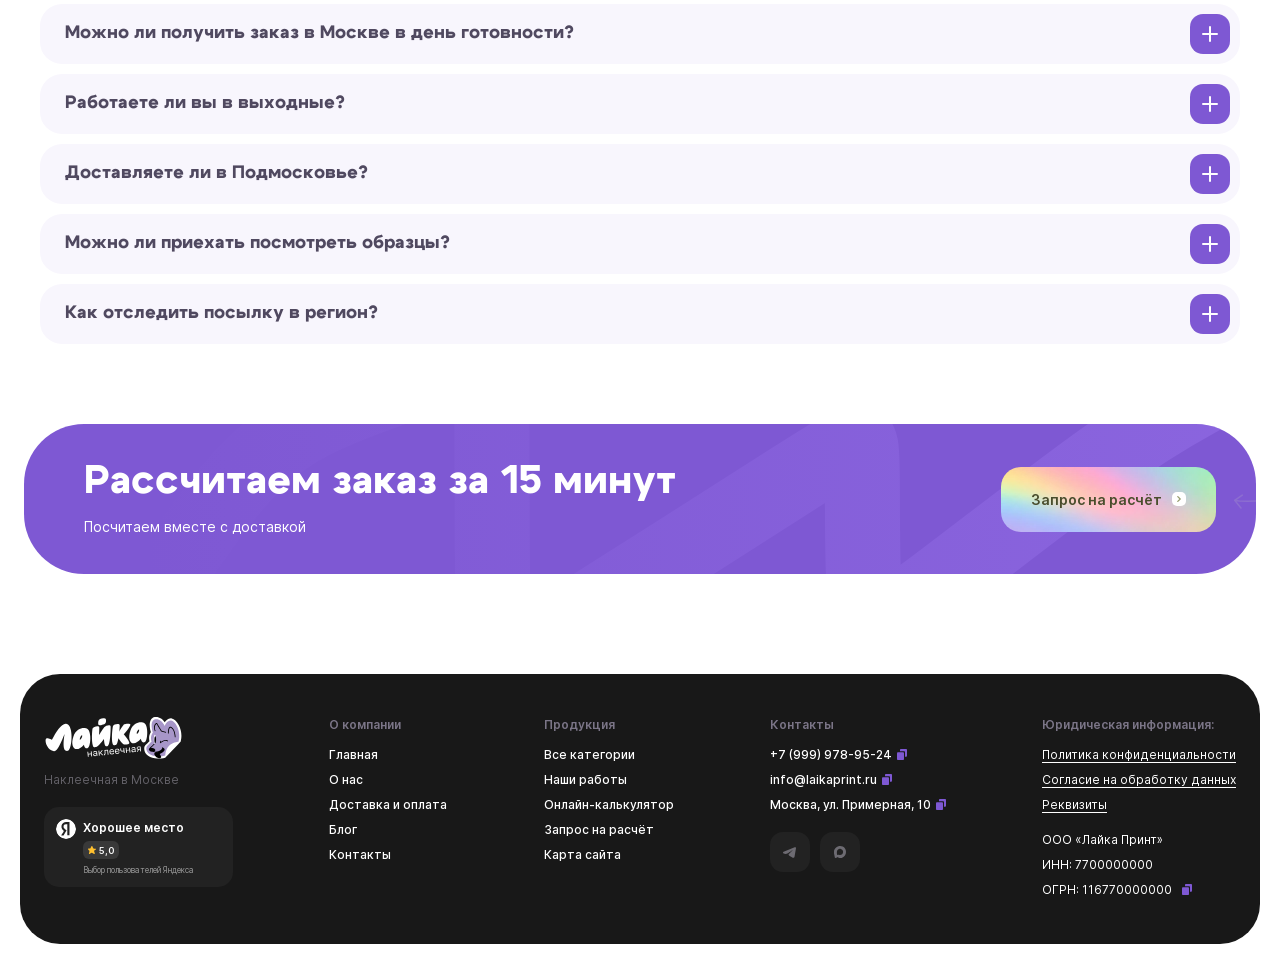
<file: delivery.html>
<!DOCTYPE html>
<html lang="ru">
	<head>
		<meta http-equiv="Content-Type" content="text/html; charset=utf-8">

		<!-- Adapting the page for mobile devices -->
		<meta name="viewport" content="width=device-width, initial-scale=1, maximum-scale=1">

		<!-- Prohibition of phone number recognition -->
		<meta name="format-detection" content="telephone=no">
		<meta name="SKYPE_TOOLBAR" content ="SKYPE_TOOLBAR_PARSER_COMPATIBLE">

		<!-- Page title -->
		<title>Заголовок страницы</title>

		<!-- Meta description -->
		<meta name="description" content="">

		<!-- Meta Keywords -->
		<meta name="keywords" content="">

		<!-- Changing the color of the mobile browser panel -->
		<meta name="msapplication-TileColor" content="#6AB12F">
		<meta name="theme-color" content="#6AB12F">

		<!-- Connecting style files -->
		<link rel="stylesheet" href="css/reset.css">
		<link rel="stylesheet" href="css/swiper-bundle.min.css">
		<link rel="stylesheet" href="css/swiper.css">
		<link rel="stylesheet" href="css/fancybox.css">
		<link rel="stylesheet" href="css/styles.css">
		<link rel="stylesheet" href="assets/css/blocks/delivery_head.css">
		<link rel="stylesheet" href="assets/css/blocks/delivery_methods.css">
		<link rel="stylesheet" href="assets/css/blocks/courier_delivery_prices.css">
		<link rel="stylesheet" href="assets/css/blocks/self_pickup.css">
		<link rel="stylesheet" href="assets/css/blocks/delivery_across_country.css">
		<link rel="stylesheet" href="assets/css/blocks/FAQ.css">
		<link rel="stylesheet" href="assets/css/blocks/why_we.css">
		<link rel="stylesheet" href="css/fonts.css">
	</head>

	<body>
		<div class="wrap">
			<div class="main">
				<header>
					<div class="cont">
						<div class="data">
							<div class="top">
								<a href="/" class="logo">
									<img src="images/logo.svg" alt="">
								</a>

								<nav class="menu">
									<div class="item">
										<a class="active">Главная</a>
									</div>

									<div class="item">
										<a href="/">О компании</a>
									</div>

									<div class="item">
										<a href="/">Доставка и оплата</a>
									</div>

									<div class="item">
										<a href="/">Блог</a>
									</div>

									<div class="item">
										<a href="/">Контакты</a>
									</div>
								</nav>

								<div class="contacts">
									<div class="messengers">
										<a href="/" target="_blank" rel="noopener nofollow" class="tg_link">
											<svg class="icon"><use xlink:href="images/sprite.svg#ic_tg"></use></svg>
										</a>

										<a href="/" target="_blank" rel="noopener nofollow" class="max_link">
											<svg class="icon"><use xlink:href="images/sprite.svg#ic_max"></use></svg>
										</a>
									</div>

									<div class="email">
										<a href="mailto:info@laikaprint.ru">
											<svg class="icon"><use xlink:href="images/sprite.svg#ic_email"></use></svg>

											<span>info@laikaprint.ru</span>
										</a>
									</div>

									<div class="phone">
										<a href="tel:+7 (999) 978-95-24">
											<svg class="icon"><use xlink:href="images/sprite.svg#ic_phone"></use></svg>

											<span>+7 (999) 978-95-24</span>
										</a>
									</div>
								</div>
							</div>

							<div class="bottom">
								<div class="links">
									<div>
										<button class="link primary"  popovertarget="sub_links_modal1" style="anchor-name: --sub-links-modal-btn;">
											<div class="icon_wrap">
												<svg class="icon"><use xlink:href="images/sprite.svg#ic_menu"></use></svg>

												<svg class="icon"><use xlink:href="images/sprite.svg#ic_close"></use></svg>
											</div>

											<span>Продукция</span>
										</button>

										<div class="sub_links tabs_container" style="position-anchor: --sub-links-modal-btn;" id="sub_links_modal1" popover>
											<div class="tabs">
												<button data-content="#sub_links_tab1" data-level="level1" class="btn active">
													<span>Наклейки</span>

													<svg class="icon"><use xlink:href="images/sprite.svg#ic_arr_hor"></use></svg>
												</button>

												<button data-content="#sub_links_tab2" data-level="level1" class="btn">
													<span>Мерч и сувениры</span>

													<svg class="icon"><use xlink:href="images/sprite.svg#ic_arr_hor"></use></svg>
												</button>

												<button data-content="#sub_links_tab3" data-level="level1" class="btn">
													<span>Печать на одежде</span>

													<svg class="icon"><use xlink:href="images/sprite.svg#ic_arr_hor"></use></svg>
												</button>

												<button data-content="#sub_links_tab2" data-level="level1" class="btn">
													<span>Мерч и сувениры</span>

													<svg class="icon"><use xlink:href="images/sprite.svg#ic_arr_hor"></use></svg>
												</button>

												<button data-content="#sub_links_tab3" data-level="level1" class="btn">
													<span>Печать на одежде</span>

													<svg class="icon"><use xlink:href="images/sprite.svg#ic_arr_hor"></use></svg>
												</button>

												<button data-content="#sub_links_tab2" data-level="level1" class="btn">
													<span>Мерч и сувениры</span>

													<svg class="icon"><use xlink:href="images/sprite.svg#ic_arr_hor"></use></svg>
												</button>

												<button data-content="#sub_links_tab3" data-level="level1" class="btn">
													<span>Печать на одежде</span>

													<svg class="icon"><use xlink:href="images/sprite.svg#ic_arr_hor"></use></svg>
												</button>

												<button data-content="#sub_links_tab2" data-level="level1" class="btn">
													<span>Мерч и сувениры</span>

													<svg class="icon"><use xlink:href="images/sprite.svg#ic_arr_hor"></use></svg>
												</button>

												<button data-content="#sub_links_tab3" data-level="level1" class="btn">
													<span>Печать на одежде</span>

													<svg class="icon"><use xlink:href="images/sprite.svg#ic_arr_hor"></use></svg>
												</button>
											</div>

											<div class="tab_content level1 active" id="sub_links_tab1">
												<div class="block_head row">
													<div class="title size_s">Наклейки</div>

													<a href="/" class="all_link">
														<span>Все наклейки</span>

														<svg class="icon"><use xlink:href="images/sprite.svg#ic_arr_hor"></use></svg>
													</a>
												</div>

												<div class="grid">
													<div class="main_col">
														<div class="catalog">
															<div class="grid_row">
																<a href="/" class="category">
																	<picture class="thumb">
																		<img src="images/tmp/category_thumb1.webp" alt="" loading="lazy" class="cover">
																	</picture>

																	<div class="info">
																		<div class="name">Виниловые наклейки</div>

																		<div class="price">от 250 ₽</div>
																	</div>
																</a>

																<a href="/" class="category">
																	<picture class="thumb">
																		<img src="images/tmp/category_thumb2.webp" alt="" loading="lazy" class="cover">
																	</picture>

																	<div class="info">
																		<div class="name">Объемные 3D-наклейки со смолой</div>

																		<div class="price">от 250 ₽</div>
																	</div>
																</a>

																<a href="/" class="category">
																	<picture class="thumb">
																		<img src="images/tmp/category_thumb3.webp" alt="" loading="lazy" class="cover">
																	</picture>

																	<div class="info">
																		<div class="name">Голографические</div>

																		<div class="price">от 250 ₽</div>
																	</div>
																</a>

																<a href="/" class="category">
																	<picture class="thumb">
																		<img src="images/tmp/category_thumb4.webp" alt="" loading="lazy" class="cover">
																	</picture>

																	<div class="info">
																		<div class="name">Прозрачные</div>

																		<div class="price">от 250 ₽</div>
																	</div>
																</a>

																<a href="/" class="category">
																	<picture class="thumb">
																		<img src="images/tmp/category_thumb5.webp" alt="" loading="lazy" class="cover">
																	</picture>

																	<div class="info">
																		<div class="name">УФ-ДТФ наклейки</div>

																		<div class="price">от 250 ₽</div>
																	</div>
																</a>

																<a href="/" class="category">
																	<picture class="thumb">
																		<img src="images/tmp/category_thumb6.webp" alt="" loading="lazy" class="cover">
																	</picture>

																	<div class="info">
																		<div class="name">Наклейки с логотипом</div>

																		<div class="price">от 250 ₽</div>
																	</div>
																</a>
															</div>
														</div>

														<div class="sub_links_links">
															<div>
																<div class="title">По материалу:</div>

																<div class="items">
																	<div><a href="/">Виниловые</a></div>

																	<div><a href="/">Бумажные</a></div>

																	<div><a href="/">Ламинированные</a></div>

																	<div><a href="/">Прозрачные</a></div>

																	<div><a href="/">Голографические</a></div>

																	<div><a href="/">Светоотражающие</a></div>
																</div>
															</div>

															<div>
																<div class="title">По материалу:</div>

																<div class="items">
																	<div><a href="/">УФ-печать</a></div>

																	<div><a href="/">УФ-ДТФ</a></div>

																	<div><a href="/">Объёмные со смолой</a></div>

																	<div><a href="/">Объёмные стикерпаки</a></div>

																	<div><a href="/">Флексопечать</a></div>
																</div>
															</div>

															<div>
																<div class="title">Форма и резка:</div>

																<div class="items">
																	<div><a href="/">С контурной резкой</a></div>

																	<div><a href="/">Круглые</a></div>

																	<div><a href="/">Овальные</a></div>

																	<div><a href="/">Квадратные</a></div>
																</div>
															</div>

															<div>
																<div class="title">Форма и резка:</div>

																<div class="items">
																	<div><a href="/">Стикеры</a></div>

																	<div><a href="/">Этикетки</a></div>

																	<div><a href="/">Наклейки в рулоне</a></div>

																	<div><a href="/">На стекло и окна</a></div>

																	<div><a href="/">Для маркетплейсов и упаковки</a></div>
																</div>
															</div>
														</div>
													</div>

													<form action="" class="form">
														<picture class="image">
															<img src="images/sub_links_form_img.webp" alt="" loading="lazy">
														</picture>

														<div class="title">Не знаете, какой материал?</div>

														<div class="desc">Пришлите идею,<br> подберём за 15 минут</div>

														<div class="line">
															<div class="field">
																<input type="text" name="" value="" class="input" placeholder="Telegram или телефон">
															</div>
														</div>

														<div class="line">
															<div class="field">
																<input type="text" name="" value="" class="input" placeholder="Что хотите напечатать?">
															</div>
														</div>

														<div class="line agree">
															<div class="field">
																<label class="checkbox">
																	<input type="checkbox" name="agree">

																	<span class="check"></span>

																	<span>Я согласен с политикой <a href="/" target="_blank">обработки персональных данных</a></span>
																</label>
															</div>
														</div>

														<div class="submit">
															<button type="submit" class="submit_btn">
																<span>Отправить заявку</span>

																<span class="icon">
																	<svg><use xlink:href="images/sprite.svg#ic_arr_hor"></use></svg>
																</span>
															</button>
														</div>
													</form>
												</div>
											</div>

											<div class="tab_content level1" id="sub_links_tab2">

											</div>

											<div class="tab_content level1" id="sub_links_tab3">

											</div>
										</div>
									</div>

									<div><a href="/" class="link">
										<span>Наши работы</span>
									</a></div>

									<div><a href="/" class="link">
										<svg class="icon"><use xlink:href="images/sprite.svg#ic_calc"></use></svg>

										<span>Онлайн-калькулятор</span>
									</a></div>

									<div><a href="/" class="link">
										<span>Запрос на расчёт</span>

										<svg class="arrow"><use xlink:href="images/sprite.svg#ic_arrow_diagonal"></use></svg>
									</a></div>
								</div>

								<form action="" class="search">
									<input type="text" name="" value="" class="input" placeholder="Поиск по сайту">

									<button type="submit" class="submit_btn">
										<svg class="icon"><use xlink:href="images/sprite.svg#ic_search"></use></svg>
									</button>
								</form>

								<button class="callback_btn" data-open-modal data-modal="callback_modal">
									<span>Заказать звонок</span>

									<svg class="icon"><use xlink:href="images/sprite.svg#ic_arr_hor"></use></svg>
								</button>
							</div>
						</div>
					</div>
				</header>


				<section class="mob_header mob_header_top">
					<div class="cont">
						<a href="/" class="logo">
							<img src="images/logo.svg" alt="">
						</a>

						<a href="tel:+7 (999) 978-95-24" class="phone_link">
							<svg class="icon"><use xlink:href="images/sprite.svg#ic_phone"></use></svg>
						</a>

						<div class="messengers">
							<a href="/" target="_blank" rel="noopener nofollow" class="tg_link">
								<svg class="icon"><use xlink:href="images/sprite.svg#ic_tg"></use></svg>
							</a>

							<a href="/" target="_blank" rel="noopener nofollow" class="max_link">
								<svg class="icon"><use xlink:href="images/sprite.svg#ic_max"></use></svg>
							</a>
						</div>

						<button class="mob_menu_btn">
							<svg class="icon"><use xlink:href="images/sprite.svg#ic_menu"></use></svg>
						</button>
					</div>
				</section>


				<section class="mob_header mob_header_bottom">
					<div class="cont">
						<div class="location">
							<svg class="icon"><use xlink:href="images/sprite.svg#ic_location"></use></svg>

							<div>
								<div class="address">Москва, ул. Кожевническая, 7</div>
								<div>м. Павелецкая, с 10:00 до 19:00</div>
							</div>
						</div>

						<button class="order_btn" data-open-modal data-modal="callback_modal">
							<span>Заказать звонок</span>

							<svg class="icon"><use xlink:href="images/sprite.svg#ic_arr_hor"></use></svg>
						</button>
					</div>
				</section>


				<section class="mob_menu">
					<div class="sticky">
						<form action="" class="search">
							<input type="text" name="" value="" class="input" placeholder="Поиск по сайту">

							<button type="submit" class="submit_btn">
								<svg class="icon"><use xlink:href="images/sprite.svg#ic_search"></use></svg>
							</button>
						</form>

						<button class="close_btn">
							<svg class="icon"><use xlink:href="images/sprite.svg#ic_close"></use></svg>
						</button>
					</div>

					<div class="scroll">
						<button class="catalog_btn">
							<div class="icon">
								<svg><use xlink:href="images/sprite.svg#ic_menu"></use></svg>
							</div>

							<span>
								<span>Каталог</span>
								<small>Наша продукция, что мы делаем</small>
							</span>

							<svg class="arr"><use xlink:href="images/sprite.svg#ic_arr_hor"></use></svg>
						</button>

						<div class="menu">
							<div><a href="/">
								<span>Наши работы</span>

								<svg class="arr"><use xlink:href="images/sprite.svg#ic_arr_hor"></use></svg>
							</a></div>

							<div><a href="/">
								<span>Онлайн-калькулятор</span>

								<svg class="arr"><use xlink:href="images/sprite.svg#ic_arr_hor"></use></svg>
							</a></div>

							<div><button>
								<span>Запрос на расчёт</span>

								<svg class="arr"><use xlink:href="images/sprite.svg#ic_arr_hor"></use></svg>
							</button></div>

							<div class="divider"></div>

							<div><a href="/">
								<span>Главная</span>

								<svg class="arr"><use xlink:href="images/sprite.svg#ic_arr_hor"></use></svg>
							</a></div>

							<div><a href="/">
								<span>О компании</span>

								<svg class="arr"><use xlink:href="images/sprite.svg#ic_arr_hor"></use></svg>
							</a></div>

							<div><a href="/">
								<span>Контакты</span>

								<svg class="arr"><use xlink:href="images/sprite.svg#ic_arr_hor"></use></svg>
							</a></div>

							<div><a href="/">
								<span>Доставка и оплата</span>

								<svg class="arr"><use xlink:href="images/sprite.svg#ic_arr_hor"></use></svg>
							</a></div>

							<div><a href="/">
								<span>Блог</span>

								<svg class="arr"><use xlink:href="images/sprite.svg#ic_arr_hor"></use></svg>
							</a></div>
						</div>

						<div class="contacts">
							<div class="phone">
								<a href="tel:+7 (999) 978-95-24">
									<svg class="icon"><use xlink:href="images/sprite.svg#ic_phone2"></use></svg>

									<span>+7 (999) 978-95-24</span>

									<svg class="arr"><use xlink:href="images/sprite.svg#ic_arr_hor"></use></svg>
								</a>
							</div>

							<div class="email">
								<a href="mailto:info@laikaprint.ru">
									<svg class="icon"><use xlink:href="images/sprite.svg#ic_email2"></use></svg>

									<span>info@laikaprint.ru</span>

									<svg class="arr"><use xlink:href="images/sprite.svg#ic_arr_hor"></use></svg>
								</a>
							</div>

							<div class="location">
								<svg class="icon"><use xlink:href="images/sprite.svg#ic_location"></use></svg>

								<div>
									<span class="address">Москва, ул. Кожевническая, 7</span>

									<span>м. Павелецкая, с 10:00 до 19:00</span>
								</div>
							</div>

							<button class="btn">
								<span>Рассчитать заказ</span>

								<span class="icon">
									<svg><use xlink:href="images/sprite.svg#ic_arr_hor"></use></svg>
								</span>
							</button>
						</div>
					</div>

					<div class="catalog_inner">
						<button class="back_btn">
							<span class="icon">
								<svg><use xlink:href="images/sprite.svg#ic_arrow_hor"></use></svg>
							</span>

							<span>Вернуться назад</span>
						</button>

						<div class="items">
							<div>
								<a href="#" class="btn">
									<picture class="icon">
										<img src="images/tmp/ic_catalog_inner1.svg" alt="" loading="lazy">
									</picture>

									<span>
										<span>Наклейки</span>
										<small>Смотреть раздел</small>
									</span>

									<svg class="arr"><use xlink:href="images/sprite.svg#ic_arr_hor"></use></svg>
								</a>

								<div class="sub">
									<button class="back_btn">
										<span class="icon">
											<svg><use xlink:href="images/sprite.svg#ic_arrow_hor"></use></svg>
										</span>

										<span>Вернуться назад</span>
									</button>

									<div class="title">Наклейки</div>

									<div class="grid_row">
										<a href="/" class="category">
											<picture class="thumb">
												<img src="images/tmp/category_thumb1.webp" alt="" loading="lazy" class="cover">
											</picture>

											<div class="info">
												<div class="name">Виниловые наклейки</div>
											</div>
										</a>

										<a href="/" class="category">
											<picture class="thumb">
												<img src="images/tmp/category_thumb2.webp" alt="" loading="lazy" class="cover">
											</picture>

											<div class="info">
												<div class="name">Объемные 3D-наклейки со смолой</div>
											</div>
										</a>

										<a href="/" class="category">
											<picture class="thumb">
												<img src="images/tmp/category_thumb3.webp" alt="" loading="lazy" class="cover">
											</picture>

											<div class="info">
												<div class="name">Голографические</div>
											</div>
										</a>

										<a href="/" class="category">
											<picture class="thumb">
												<img src="images/tmp/category_thumb4.webp" alt="" loading="lazy" class="cover">
											</picture>

											<div class="info">
												<div class="name">Прозрачные</div>
											</div>
										</a>

										<a href="/" class="category">
											<picture class="thumb">
												<img src="images/tmp/category_thumb5.webp" alt="" loading="lazy" class="cover">
											</picture>

											<div class="info">
												<div class="name">УФ-ДТФ наклейки</div>
											</div>
										</a>

										<a href="/" class="category">
											<picture class="thumb">
												<img src="images/tmp/category_thumb6.webp" alt="" loading="lazy" class="cover">
											</picture>

											<div class="info">
												<div class="name">Наклейки с логотипом</div>
											</div>
										</a>
									</div>

									<div class="section">
										<div class="name">По материалу:</div>

										<div class="items">
											<div><a href="/">
												<span>Виниловые</span>

												<svg class="arr"><use xlink:href="images/sprite.svg#ic_arr_hor"></use></svg>
											</a></div>

											<div><a href="/">
												<span>Прозрачные</span>

												<svg class="arr"><use xlink:href="images/sprite.svg#ic_arr_hor"></use></svg>
											</a></div>

											<div><a href="/">
												<span>Бумажные</span>

												<svg class="arr"><use xlink:href="images/sprite.svg#ic_arr_hor"></use></svg>
											</a></div>

											<div><a href="/">
												<span>Голографические</span>

												<svg class="arr"><use xlink:href="images/sprite.svg#ic_arr_hor"></use></svg>
											</a></div>

											<div><a href="/">
												<span>Ламинированные</span>

												<svg class="arr"><use xlink:href="images/sprite.svg#ic_arr_hor"></use></svg>
											</a></div>

											<div><a href="/">
												<span>Светоотражающие</span>

												<svg class="arr"><use xlink:href="images/sprite.svg#ic_arr_hor"></use></svg>
											</a></div>
										</div>
									</div>

									<div class="section">
										<div class="name">По материалу:</div>

										<div class="items">
											<div><a href="/">
												<span>Виниловые</span>

												<svg class="arr"><use xlink:href="images/sprite.svg#ic_arr_hor"></use></svg>
											</a></div>

											<div><a href="/">
												<span>Прозрачные</span>

												<svg class="arr"><use xlink:href="images/sprite.svg#ic_arr_hor"></use></svg>
											</a></div>

											<div><a href="/">
												<span>Бумажные</span>

												<svg class="arr"><use xlink:href="images/sprite.svg#ic_arr_hor"></use></svg>
											</a></div>

											<div><a href="/">
												<span>Голографические</span>

												<svg class="arr"><use xlink:href="images/sprite.svg#ic_arr_hor"></use></svg>
											</a></div>

											<div><a href="/">
												<span>Ламинированные</span>

												<svg class="arr"><use xlink:href="images/sprite.svg#ic_arr_hor"></use></svg>
											</a></div>

											<div><a href="/">
												<span>Светоотражающие</span>

												<svg class="arr"><use xlink:href="images/sprite.svg#ic_arr_hor"></use></svg>
											</a></div>
										</div>
									</div>

									<div class="section">
										<div class="name">По материалу:</div>

										<div class="items">
											<div><a href="/">
												<span>Виниловые</span>

												<svg class="arr"><use xlink:href="images/sprite.svg#ic_arr_hor"></use></svg>
											</a></div>

											<div><a href="/">
												<span>Прозрачные</span>

												<svg class="arr"><use xlink:href="images/sprite.svg#ic_arr_hor"></use></svg>
											</a></div>

											<div><a href="/">
												<span>Бумажные</span>

												<svg class="arr"><use xlink:href="images/sprite.svg#ic_arr_hor"></use></svg>
											</a></div>

											<div><a href="/">
												<span>Голографические</span>

												<svg class="arr"><use xlink:href="images/sprite.svg#ic_arr_hor"></use></svg>
											</a></div>

											<div><a href="/">
												<span>Ламинированные</span>

												<svg class="arr"><use xlink:href="images/sprite.svg#ic_arr_hor"></use></svg>
											</a></div>

											<div><a href="/">
												<span>Светоотражающие</span>

												<svg class="arr"><use xlink:href="images/sprite.svg#ic_arr_hor"></use></svg>
											</a></div>
										</div>
									</div>
								</div>
							</div>

							<div>
								<a href="#" class="btn">
									<picture class="icon">
										<img src="images/tmp/ic_catalog_inner2.svg" alt="" loading="lazy">
									</picture>

									<span>
										<span>Визитки</span>
										<small>Смотреть раздел</small>
									</span>

									<svg class="arr"><use xlink:href="images/sprite.svg#ic_arr_hor"></use></svg>
								</a>
							</div>

							<div>
								<a href="#" class="btn">
									<picture class="icon">
										<img src="images/tmp/ic_catalog_inner3.svg" alt="" loading="lazy">
									</picture>

									<span>
										<span>Полиграфия</span>
										<small>Смотреть раздел</small>
									</span>

									<svg class="arr"><use xlink:href="images/sprite.svg#ic_arr_hor"></use></svg>
								</a>
							</div>

							<div>
								<a href="#" class="btn">
									<picture class="icon">
										<img src="images/tmp/ic_catalog_inner4.svg" alt="" loading="lazy">
									</picture>

									<span>
										<span>Коробка</span>
										<small>Смотреть раздел</small>
									</span>

									<svg class="arr"><use xlink:href="images/sprite.svg#ic_arr_hor"></use></svg>
								</a>
							</div>
						</div>
					</div>
				</section>


				<section class="page_head xs_m">
					<div class="cont">
						<div class="breadcrumbs">
							<a href="/">Главная страница</a>

							<span class="sep">/</span>

							<span class="current">Доставка</span>
						</div>
					</div>
				</section>


				<section class="delivery_head block">
					<div class="cont">
						<div class="data">
							<div class="info">
								<div class="title">Доставка заказов<br> по Москве</div>

								<div class="desc">
									<p>Привезём заказ курьером в день готовности или отдадим в офисе в 2 минутах от метро Павелецкая. По России отправляем СДЭК, ПЭК и Major Express.</p>
								</div>

								<div class="features">
									<div>
										<span class="icon">
											<svg><use xlink:href="images/sprite.svg#ic_check"></use></svg>
										</span>

										<span>Курьер по Москве — в день готовности</span>
									</div>

									<div>
										<span class="icon">
											<svg><use xlink:href="images/sprite.svg#ic_check"></use></svg>
										</span>

										<span>Самовывоз бесплатно</span>
									</div>

									<div>
										<span class="icon">
											<svg><use xlink:href="images/sprite.svg#ic_check"></use></svg>
										</span>

										<span>2 минуты от м. Павелецкая</span>
									</div>
								</div>
							</div>

							<picture class="image">
								<source media="(max-width: 767px)" srcset="images/tmp/delivery_head_img_mob.jpg">

								<img src="images/tmp/delivery_head_img.jpg" alt="" fetchpriority="high" class="cover">
							</picture>
						</div>
					</div>
				</section>


				<section class="delivery_methods block">
					<div class="cont">
						<div class="block_head pad">
							<div class="title">Как получить заказ в Москве</div>

							<div class="desc">Выберите удобный способ — сообщите менеджеру при оформлении.</div>
						</div>

						<div class="grid_row">
							<div class="item border">
								<div class="sticker">бесплатно</div>

								<picture class="icon">
									<img src="images/ic_delivery_methods1.png" alt="" loading="lazy">
								</picture>

								<div class="name">Самовывоз</div>

								<div class="desc">
									<p>Кожевническая, 7, 4 этаж, ТЦ «Кожевники». 2 минуты от м. Павелецкая.</p>
								</div>

								<div class="bottom">
									<div class="duration">в день готовности</div>

									<div class="price">0 ₽</div>
								</div>
							</div>

							<div class="item">
								<div class="sticker">популярно</div>

								<picture class="icon">
									<img src="images/ic_delivery_methods2.png" alt="" loading="lazy">
								</picture>

								<div class="name">Курьер в пределах МКАД</div>

								<div class="desc">
									<p>Экспресс-доставка до квартиры или офиса.</p>
								</div>

								<div class="items">
									<div>Достависта</div>
								</div>

								<div class="bottom">
									<div class="duration">в день готовности</div>

									<div class="price">от 500 ₽</div>
								</div>
							</div>

							<div class="item">
								<picture class="icon">
									<img src="images/ic_delivery_methods3.png" alt="" loading="lazy">
								</picture>

								<div class="name">За МКАД до 20 км</div>

								<div class="desc">
									<p>Экспресс-доставка до адреса в ближнем Подмосковье.</p>
								</div>

								<div class="items">
									<div>Достависта</div>
									<div>Яндекс Go</div>
								</div>

								<div class="bottom">
									<div class="duration">[срок]</div>

									<div class="price">от 900 ₽</div>
								</div>
							</div>
						</div>
					</div>
				</section>


				<section class="courier_delivery_prices block">
					<div class="data">
						<div class="cont">
							<div class="block_head pad">
								<div class="title">Стоимость курьерской доставки по Москве</div>

								<div class="desc">Цена зависит от расстояния от офиса на Павелецкой.</div>
							</div>

							<div class="grid_row">
								<div class="info">
									<table>
										<thead>
											<tr>
												<th>Зона</th>
												<th>Срок</th>
												<th>Цена</th>
											</tr>
										</thead>

										<tbody>
											<tr>
												<td>
													<span class="color1">Центр (в пределах ТТК)</span>
												</td>
												<td>в день готовности</td>
												<td class="price">400 ₽</td>
											</tr>

											<tr>
												<td>
													<span class="color2">До МКАД</span>
												</td>
												<td>в день готовности</td>
												<td class="price">600 ₽</td>
											</tr>

											<tr>
												<td>
													<span class="color3">За МКАД до 20 км</span>
												</td>
												<td>[ ]</td>
												<td class="price">900 ₽</td>
											</tr>

											<tr>
												<td>
													<span class="color4">Дальше 20 км</span>
												</td>
												<td>[ ]</td>
												<td class="price">ТК / по запросу</td>
											</tr>
										</tbody>
									</table>
								</div>

								<div class="map">

								</div>
							</div>
						</div>

						<picture class="image">
							<img src="images/courier_delivery_prices_img.png" alt="" loading="lazy">
						</picture>
					</div>
				</section>


				<section class="self_pickup block">
					<div class="data">
						<div class="cont">
							<div class="block_head">
								<div class="title">Самовывоз у метро Павелецкая</div>

								<div class="desc">Бесплатно. Здесь же можно посмотреть образцы продукции.</div>
							</div>

							<div class="grid_row">
								<div class="info">
									<div>
										<div class="label">Адрес</div>

										<div class="val">Москва, ул. Кожевническая, 7, 4 этаж</div>
									</div>

									<div>
										<div class="label">Ориентир</div>

										<div class="val">ТЦ «Кожевники»</div>
									</div>

									<div>
										<div class="label">Метро</div>

										<div class="val">Павелецкая — 2 минуты пешком</div>
									</div>

									<div>
										<div class="label">Режим</div>

										<div class="val">пн-пт 10:00-19:00, сб-вс выходной</div>
									</div>

									<div>
										<div class="label">Телефон</div>

										<div class="val">
											<a href="tel:+7 (999) 978-95-24">+7 (999) 978-95-24</a>
										</div>
									</div>
								</div>

								<div class="path">
									<div class="title">Как пройти</div>

									<div class="desc">
										<p>[Выход из метро → ТЦ «Кожевники» → вход → лифт на 4 этаж]. Подробно с фото — на странице «Местоположение».</p>
									</div>

									<div class="images">
										<div class="grid_row">
											<a href="images/tmp/self_pickup_path_thumb1.jpg" class="image fancy_img">
												<picture class="thumb">
													<img src="images/tmp/self_pickup_path_thumb1.jpg" alt="" loading="lazy" class="cover">
												</picture>
											</a>

											<a href="images/tmp/self_pickup_path_thumb2.jpg" class="image fancy_img">
												<picture class="thumb">
													<img src="images/tmp/self_pickup_path_thumb2.jpg" alt="" loading="lazy" class="cover">
												</picture>
											</a>
										</div>
									</div>
								</div>
							</div>
						</div>

						<picture class="bg">
							<img src="images/bg_self_pickup.png" alt="" loading="lazy">
						</picture>
					</div>
				</section>


				<section class="delivery_across_country block">
					<div class="data">
						<div class="cont">
							<div class="block_head">
								<div class="title">Доставка заказов по России</div>

								<div class="desc">Отправляем в любой город до квартиры или офиса. Трек-номер — по SMS.</div>
							</div>

							<div class="grid_row">
								<div class="method">
									<picture class="icon">
										<img src="images/ic_delivery_across_country.png" alt="" loading="lazy">
									</picture>

									<div class="name">Транспортные компании</div>

									<div class="items">
										<div>СДЭК</div>
										<div>ПЭК</div>
										<div>Major Express</div>
										<div>и другие</div>
									</div>

									<div class="bottom">
										<div class="duration">[1–7 дней]</div>

										<div class="price">по тарифу ТК</div>
									</div>
								</div>

								<div class="info">
									<table>
										<thead>
											<tr>
												<th>Город</th>
												<th>Срок (СДЭК)</th>
											</tr>
										</thead>

										<tbody>
											<tr>
												<td>Санкт-Петербург</td>
												<td>[2–3 дня]</td>
											</tr>

											<tr>
												<td>Казань, Нижний Новгород</td>
												<td>[2–4 дня]</td>
											</tr>

											<tr>
												<td>Екатеринбург, Краснодар</td>
												<td>[3–5 дней]</td>
											</tr>

											<tr>
												<td>Санкт-Петербург</td>
												<td>[4–6 дней]</td>
											</tr>
										</tbody>
									</table>
								</div>
							</div>
						</div>

						<picture class="image">
							<img src="images/delivery_across_country_img.png" alt="" loading="lazy">
						</picture>
					</div>
				</section>


				<section class="FAQ block">
					<div class="cont">
						<div class="block_head pad">
							<div class="title">Вопросы о доставке</div>
						</div>

						<div class="accordion">
							<div class="accordion_item">
								<div class="head">
									<div class="title">Можно ли получить заказ в Москве в день готовности?</div>

									<div class="icon">
										<svg><use xlink:href="images/sprite.svg#ic_plus"></use></svg>
									</div>
								</div>

								<div class="data">
									<div class="text_block">
										<p>Мы принимаем заказы от 1 экземпляра. Минимального тиража нет — печатаем как единичные экземпляры, так и партии в несколько тысяч штук. Стоимость единицы снижается при увеличении тиража</p>
									</div>
								</div>
							</div>

							<div class="accordion_item">
								<div class="head">
									<div class="title">Работаете ли вы в выходные?</div>

									<div class="icon">
										<svg><use xlink:href="images/sprite.svg#ic_plus"></use></svg>
									</div>
								</div>

								<div class="data">
									<div class="text_block">
										<p>Мы принимаем заказы от 1 экземпляра. Минимального тиража нет — печатаем как единичные экземпляры, так и партии в несколько тысяч штук. Стоимость единицы снижается при увеличении тиража</p>
									</div>
								</div>
							</div>

							<div class="accordion_item">
								<div class="head">
									<div class="title">Доставляете ли в Подмосковье?</div>

									<div class="icon">
										<svg><use xlink:href="images/sprite.svg#ic_plus"></use></svg>
									</div>
								</div>

								<div class="data">
									<div class="text_block">
										<p>Мы принимаем заказы от 1 экземпляра. Минимального тиража нет — печатаем как единичные экземпляры, так и партии в несколько тысяч штук. Стоимость единицы снижается при увеличении тиража</p>
									</div>
								</div>
							</div>

							<div class="accordion_item">
								<div class="head">
									<div class="title">Можно ли приехать посмотреть образцы?</div>

									<div class="icon">
										<svg><use xlink:href="images/sprite.svg#ic_plus"></use></svg>
									</div>
								</div>

								<div class="data">
									<div class="text_block">
										<p>Мы принимаем заказы от 1 экземпляра. Минимального тиража нет — печатаем как единичные экземпляры, так и партии в несколько тысяч штук. Стоимость единицы снижается при увеличении тиража</p>
									</div>
								</div>
							</div>

							<div class="accordion_item">
								<div class="head">
									<div class="title">Как отследить посылку в регион?</div>

									<div class="icon">
										<svg><use xlink:href="images/sprite.svg#ic_plus"></use></svg>
									</div>
								</div>

								<div class="data">
									<div class="text_block">
										<p>Мы принимаем заказы от 1 экземпляра. Минимального тиража нет — печатаем как единичные экземпляры, так и партии в несколько тысяч штук. Стоимость единицы снижается при увеличении тиража</p>
									</div>
								</div>
							</div>
						</div>
					</div>
				</section>


				<section class="why_we block">
					<div class="cont">
						<div class="action">
							<div class="info">
								<div class="title">Рассчитаем заказ за 15 минут</div>

								<div class="desc">Посчитаем вместе с доставкой</div>
							</div>

							<button class="btn">
								<span>Запрос на расчёт</span>

								<span class="icon">
									<svg><use xlink:href="images/sprite.svg#ic_arr_hor"></use></svg>
								</span>
							</button>

							<picture class="bg">
								<img src="images/bg_action.svg" alt="" loading="lazy">
							</picture>
						</div>
					</div>
				</section>
			</div>


			<footer>
				<div class="data">
					<div class="cont">
						<div class="info">
							<div class="logo">
								<img src="images/logo_white.svg" alt="">

								<span>Наклеечная в Москве</span>
							</div>

							<a href="/" class="ya_rating" target="_blank" rel="noopener nofollow">
								<picture class="logo_img">
									<img src="images/ya_rating_logo.svg" alt="" loading="lazy">
								</picture>

								<div>
									<div class="name">Хорошее место</div>

									<div class="rating">
										<svg class="icon"><use xlink:href="images/sprite.svg#ic_star"></use></svg>

										<span>5,0</span>
									</div>

									<div class="desc">Выбор пользователей Яндекса</div>
								</div>
							</a>
						</div>

						<div class="menu">
							<div class="title">О компании</div>

							<div class="items">
								<div><a href="/">Главная</a></div>

								<div><a href="/">О нас</a></div>

								<div><a href="/">Доставка и оплата</a></div>

								<div><a href="/">Блог</a></div>

								<div><a href="/">Контакты</a></div>
							</div>
						</div>

						<div class="menu">
							<div class="title">Продукция</div>

							<div class="items">
								<div><a href="/">Все категории</a></div>

								<div><a href="/">Наши работы</a></div>

								<div><a href="/">Онлайн-калькулятор</a></div>

								<div><a href="/">Запрос на расчёт</a></div>

								<div><a href="/">Карта сайта</a></div>
							</div>
						</div>

						<div class="contacts">
							<div class="title">Контакты</div>

							<div class="phone">
								<a href="tel:+7 (999) 978-95-24">+7 (999) 978-95-24</a>

								<button class="copy_btn" data-copy="+7 (999) 978-95-24">
									<svg class="icon"><use xlink:href="images/sprite.svg#ic_copy"></use></svg>
								</button>
							</div>

							<div class="email">
								<a href="mailto:info@laikaprint.ru">info@laikaprint.ru</a>

								<button class="copy_btn" data-copy="info@laikaprint.ru">
									<svg class="icon"><use xlink:href="images/sprite.svg#ic_copy"></use></svg>
								</button>
							</div>

							<div class="address">
								<span>Москва, ул. Примерная, 10</span>

								<button class="copy_btn" data-copy="Москва, ул. Примерная, 10">
									<svg class="icon"><use xlink:href="images/sprite.svg#ic_copy"></use></svg>
								</button>
							</div>

							<div class="messengers">
								<a href="/" target="_blank" rel="noopener nofollow" class="tg_link">
									<svg class="icon"><use xlink:href="images/sprite.svg#ic_tg"></use></svg>
								</a>

								<a href="/" target="_blank" rel="noopener nofollow" class="max_link">
									<svg class="icon"><use xlink:href="images/sprite.svg#ic_max"></use></svg>
								</a>
							</div>
						</div>

						<div class="legal">
							<div class="title">Юридическая информация:</div>

							<div class="links">
								<div><a href="/">Политика конфиденциальности</a></div>

								<div><a href="/">Согласие на обработку данных</a></div>

								<div><a href="/">Реквизиты</a></div>
							</div>

							<div class="requisites">
								<div>
									<span>ООО «Лайка Принт»</span>
								</div>

								<div>
									<span>ИНН: 7700000000</span>
								</div>

								<div>
									<span>ОГРН: 116770000000</span>

									<button class="copy_btn" data-copy="116770000000">
										<svg class="icon"><use xlink:href="images/sprite.svg#ic_copy"></use></svg>
									</button>
								</div>
							</div>
						</div>
					</div>
				</div>
			</footer>


			<div class="overlay"></div>
		</div>


		<dialog class="modal" id="callback_modal">
			<div class="wrapper">
				<div class="inner">
					<button class="close_btn" data-close-modal>
						<svg class="icon"><use xlink:href="images/sprite.svg#ic_close"></use></svg>
					</button>

					<div class="modal_title">Заказать звонок</div>

					<div class="modal_desc">
						<p>Оставьте свои контактные данные, и мы свяжемся с вами в ближайшее время</p>
					</div>

					<form action="" class="form">
						<div class="line">
							<div class="field">
								<input type="tel" name="" value="" class="input" placeholder="Ваш номер телефона">
							</div>
						</div>

						<div class="line agree">
							<div class="field">
								<label class="checkbox">
									<input type="checkbox" name="agree">

									<span class="check"></span>

									<span>Я согласен с политикой <a href="/" target="_blank">обработки персональных данных</a></span>
								</label>
							</div>
						</div>

						<div class="submit">
							<button type="submit" class="submit_btn">
								<span>Отправить заявку</span>

								<span class="icon">
									<svg><use xlink:href="images/sprite.svg#ic_arr_hor"></use></svg>
								</span>
							</button>
						</div>
					</form>
				</div>
			</div>
		</dialog>


		<dialog class="modal" id="feedback_modal">
			<div class="wrapper">
				<div class="inner">
					<button class="close_btn" data-close-modal>
						<svg class="icon"><use xlink:href="images/sprite.svg#ic_close"></use></svg>
					</button>

					<div class="modal_title">Задать<br> вопрос</div>

					<div class="modal_desc">
						<p>Оставьте свои контактные данные, и мы свяжемся с вами в ближайшее время</p>
					</div>

					<form action="" class="form">
						<div class="line">
							<div class="field">
								<textarea name="" placeholder="Ваш вопрос"></textarea>
							</div>
						</div>

						<div class="line">
							<div class="field">
								<input type="tel" name="" value="" class="input" placeholder="Ваш номер телефона">
							</div>
						</div>

						<div class="line agree">
							<div class="field">
								<label class="checkbox">
									<input type="checkbox" name="agree">

									<span class="check"></span>

									<span>Я согласен с политикой <a href="/" target="_blank">обработки персональных данных</a></span>
								</label>
							</div>
						</div>

						<div class="submit">
							<button type="submit" class="submit_btn">
								<span>Отправить заявку</span>

								<span class="icon">
									<svg><use xlink:href="images/sprite.svg#ic_arr_hor"></use></svg>
								</span>
							</button>
						</div>
					</form>
				</div>
			</div>
		</dialog>


		<dialog class="modal success" id="success_modal">
			<div class="wrapper">
				<div class="inner">
					<button class="close_btn" data-close-modal>
						<svg class="icon"><use xlink:href="images/sprite.svg#ic_close"></use></svg>
					</button>

					<picture class="thumb">
						<img src="images/ic_modal_success.png" alt="" loading="lazy">
					</picture>

					<div class="modal_title">Спасибо<br> за заявку</div>

					<div class="modal_desc">
						<p>Мы скоро с вами свяжемся!</p>
					</div>
				</div>
			</div>
		</dialog>


		<!-- Connecting javascript files -->
		<script src="js/jquery-3.7.1.min.js"></script>
		<script src="js/functions.js"></script>
		<script src="js/swiper-bundle.min.js"></script>
		<script src="js/maska.min.js"></script>
		<script src="js/fancybox.js"></script>
		<script src="js/scripts.js"></script>
	</body>
</html>
</file>
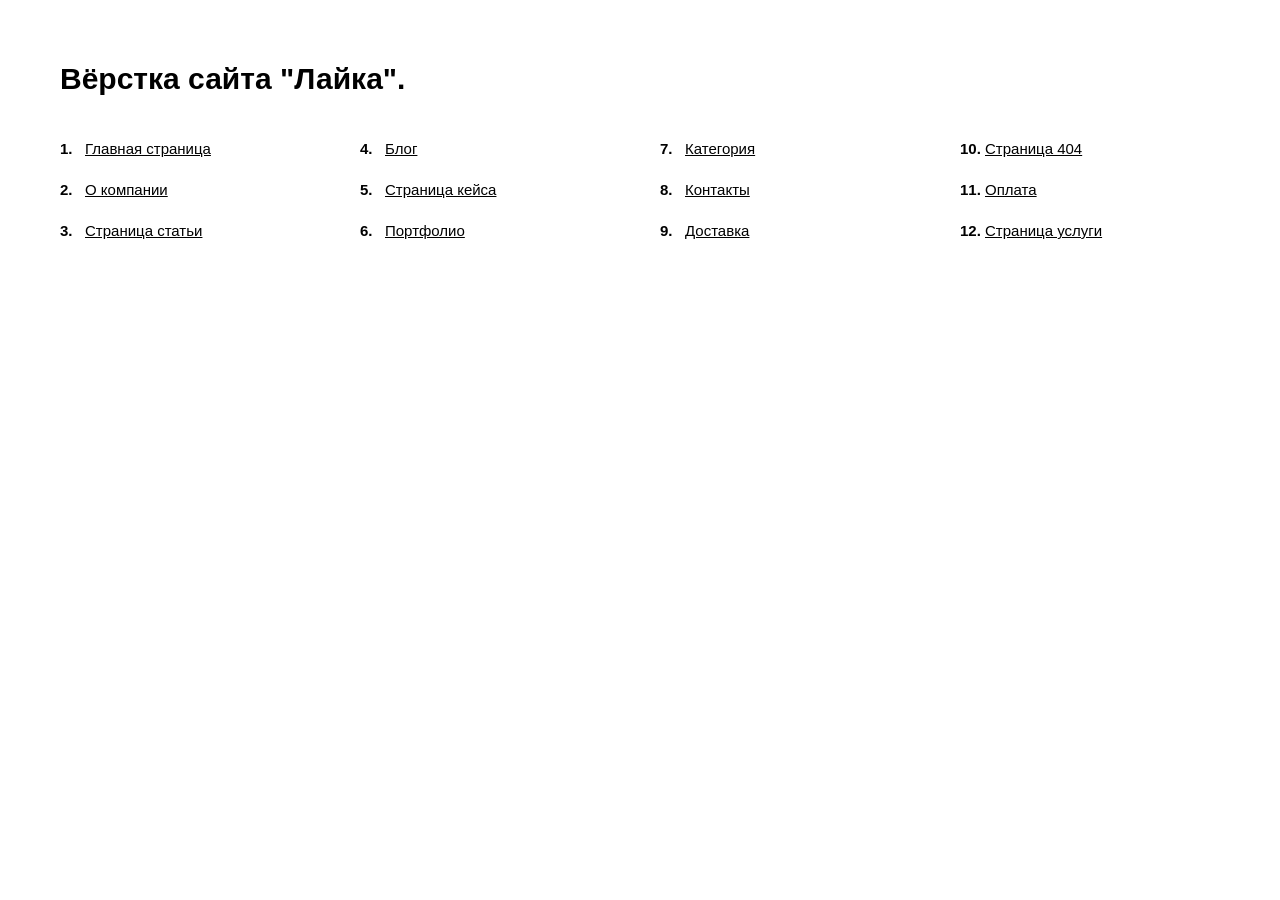
<file: demo_links.html>
<!DOCTYPE html>
<html lang="ru">
	<head>
		<meta http-equiv="Content-Type" content="text/html; charset=utf-8">

		<!-- Адаптирование страницы для мобильных устройств -->
		<meta name="viewport" content="width=device-width, initial-scale=1, maximum-scale=1">

		<!-- Запрет распознования номера телефона -->
		<meta name="format-detection" content="telephone=no">
		<meta name="SKYPE_TOOLBAR" content ="SKYPE_TOOLBAR_PARSER_COMPATIBLE">

		<style>
			*
			{
			    box-sizing: border-box;
			    margin: 0;
			    padding: 0;
			}

			*:before,
			*:after
			{
			    box-sizing: border-box;
			}


			.demo_links
			{
			    padding: 60px;
			}

			.demo_links .title
			{
			    font-family: Arial, 'Helvetica Neue', Helvetica, sans-serif;
			    font-size: 30px;
			    font-weight: 700;
			    line-height: 38px;

			    margin-bottom: 40px;
			}

			.demo_links ol
			{
			    font-family: Arial, 'Helvetica Neue', Helvetica, sans-serif;
			    font-size: 15px;
			    line-height: 21px;

			    counter-reset: li;

			    column-gap: 40px;
			    column-count: 4;
			}

			.demo_links ol li
			{
			    position: relative;

			    display: block;
			    overflow: hidden;

			    padding-left: 25px;

			    list-style-type: none;

			    transform: translateZ(0);

			    --webkit-column-break-inside: avoid;
			    page-break-inside: avoid;
			    break-inside: avoid;
			}

			.demo_links ol li + li
			{
			    margin-top: 20px;
			}

			.demo_links ol li:before
			{
			    color: var(--text_color);
			    font-weight: 700;

			    position: absolute;
			    top: 0;
			    left: 0;

			    content: counters(li, '.') '.';
			    counter-increment: li;
			}


			.demo_links li a
			{
			    color: #000;
			}

			.demo_links li a:hover
			{
			    text-decoration: none;
			}


			@media (max-width: 1279px)
			{
			    .demo_links ol
			    {
			        column-count: 3;
			    }
			}


			@media (max-width: 1023px)
			{
			    .demo_links
			    {
			        padding: 40px;
			    }

			    .demo_links .title
			    {
			        font-size: 28px;
			        line-height: 34px;

			        margin-bottom: 25px;
			    }

			    .demo_links ol
			    {
			        column-count: 2;
			    }
			}


			@media (max-width: 767px)
			{
			    .demo_links
			    {
			        padding: 30px;
			    }

			    .demo_links .title
			    {
			        font-size: 26px;
			        line-height: 32px;
			    }

			    .demo_links ol
			    {
			        column-gap: 40px;
			    }
			}


			@media (max-width: 479px)
			{
			    .demo_links
			    {
			        padding: 20px;
			    }

			    .demo_links .title
			    {
			        font-size: 22px;
			        line-height: 28px;

			        margin-bottom: 25px;
			    }

			    .demo_links ol
			    {
			        column-count: 1;
			    }

			    .demo_links ol li + li
			    {
			        margin-top: 15px;
			    }
			}

		</style>
	</head>

	<body>
		<div class="demo_links">
			<div class="title">Вёрстка сайта "Лайка".</div>

			<ol>
				<li><a href="./index.html" target="_blank">Главная страница</a></li>
				<li><a href="./about.html" target="_blank">О компании</a></li>
				<li><a href="./article.html" target="_blank">Страница статьи</a></li>
				<li><a href="./blog.html" target="_blank">Блог</a></li>
				<li><a href="./case.html" target="_blank">Страница кейса</a></li>
				<li><a href="./cases.html" target="_blank">Портфолио</a></li>
				<li><a href="./category.html" target="_blank">Категория</a></li>
				<li><a href="./contacts.html" target="_blank">Контакты</a></li>
				<li><a href="./delivery.html" target="_blank">Доставка</a></li>
				<li><a href="./error_page.html" target="_blank">Страница 404</a></li>
				<li><a href="./payment.html" target="_blank">Оплата</a></li>
				<li><a href="./service.html" target="_blank">Страница услуги</a></li>
			</ol>
		</div>
	</body>
</html>
</file>
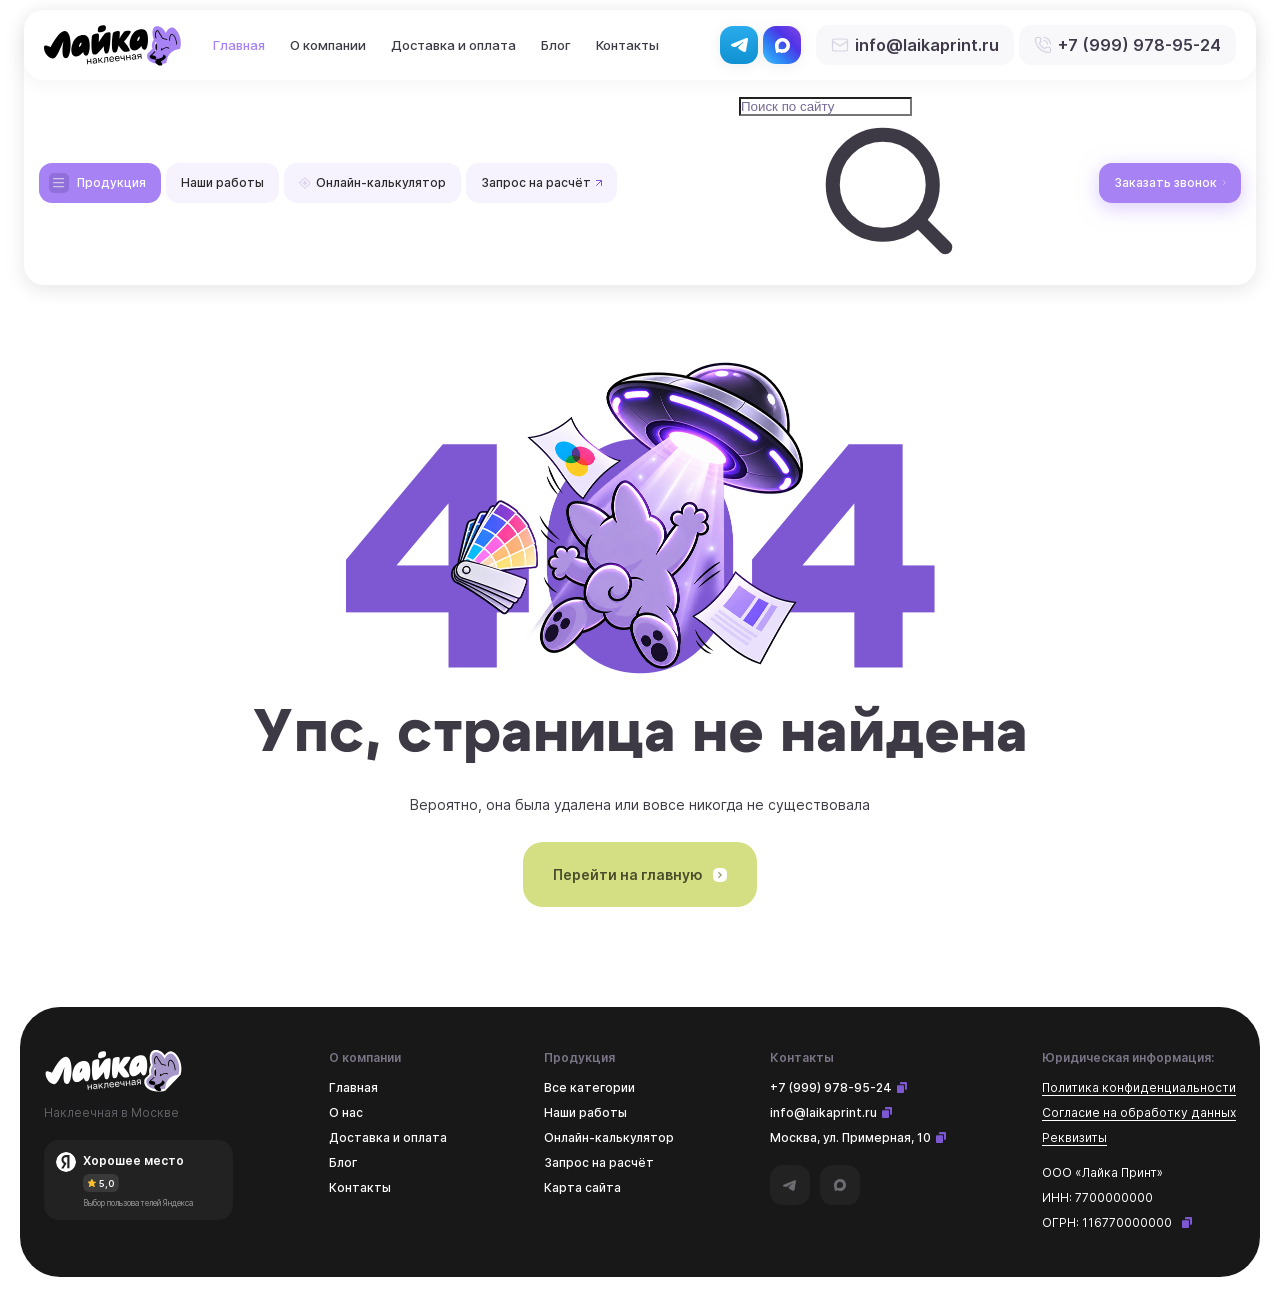
<file: error_page.html>
<!DOCTYPE html>
<html lang="ru">
	<head>
		<meta http-equiv="Content-Type" content="text/html; charset=utf-8">

		<!-- Adapting the page for mobile devices -->
		<meta name="viewport" content="width=device-width, initial-scale=1, maximum-scale=1">

		<!-- Prohibition of phone number recognition -->
		<meta name="format-detection" content="telephone=no">
		<meta name="SKYPE_TOOLBAR" content ="SKYPE_TOOLBAR_PARSER_COMPATIBLE">

		<!-- Page title -->
		<title>Заголовок страницы</title>

		<!-- Meta description -->
		<meta name="description" content="">

		<!-- Meta Keywords -->
		<meta name="keywords" content="">

		<!-- Changing the color of the mobile browser panel -->
		<meta name="msapplication-TileColor" content="#6AB12F">
		<meta name="theme-color" content="#6AB12F">

		<!-- Connecting style files -->
		<link rel="stylesheet" href="css/reset.css">
		<link rel="stylesheet" href="css/swiper-bundle.min.css">
		<link rel="stylesheet" href="css/swiper.css">
		<link rel="stylesheet" href="css/fancybox.css">
		<link rel="stylesheet" href="css/styles.css">
		<link rel="stylesheet" href="assets/css/blocks/error_page.css">
		<link rel="stylesheet" href="css/fonts.css">
	</head>

	<body>
		<div class="wrap">
			<div class="main">
				<header>
					<div class="cont">
						<div class="data">
							<div class="top">
								<a href="/" class="logo">
									<img src="images/logo.svg" alt="">
								</a>

								<nav class="menu">
									<div class="item">
										<a class="active">Главная</a>
									</div>

									<div class="item">
										<a href="/">О компании</a>
									</div>

									<div class="item">
										<a href="/">Доставка и оплата</a>
									</div>

									<div class="item">
										<a href="/">Блог</a>
									</div>

									<div class="item">
										<a href="/">Контакты</a>
									</div>
								</nav>

								<div class="contacts">
									<div class="messengers">
										<a href="/" target="_blank" rel="noopener nofollow" class="tg_link">
											<svg class="icon"><use xlink:href="images/sprite.svg#ic_tg"></use></svg>
										</a>

										<a href="/" target="_blank" rel="noopener nofollow" class="max_link">
											<svg class="icon"><use xlink:href="images/sprite.svg#ic_max"></use></svg>
										</a>
									</div>

									<div class="email">
										<a href="mailto:info@laikaprint.ru">
											<svg class="icon"><use xlink:href="images/sprite.svg#ic_email"></use></svg>

											<span>info@laikaprint.ru</span>
										</a>
									</div>

									<div class="phone">
										<a href="tel:+7 (999) 978-95-24">
											<svg class="icon"><use xlink:href="images/sprite.svg#ic_phone"></use></svg>

											<span>+7 (999) 978-95-24</span>
										</a>
									</div>
								</div>
							</div>

							<div class="bottom">
								<div class="links">
									<div>
										<button class="link primary"  popovertarget="sub_links_modal1" style="anchor-name: --sub-links-modal-btn;">
											<div class="icon_wrap">
												<svg class="icon"><use xlink:href="images/sprite.svg#ic_menu"></use></svg>

												<svg class="icon"><use xlink:href="images/sprite.svg#ic_close"></use></svg>
											</div>

											<span>Продукция</span>
										</button>

										<div class="sub_links tabs_container" style="position-anchor: --sub-links-modal-btn;" id="sub_links_modal1" popover>
											<div class="tabs">
												<button data-content="#sub_links_tab1" data-level="level1" class="btn active">
													<span>Наклейки</span>

													<svg class="icon"><use xlink:href="images/sprite.svg#ic_arr_hor"></use></svg>
												</button>

												<button data-content="#sub_links_tab2" data-level="level1" class="btn">
													<span>Мерч и сувениры</span>

													<svg class="icon"><use xlink:href="images/sprite.svg#ic_arr_hor"></use></svg>
												</button>

												<button data-content="#sub_links_tab3" data-level="level1" class="btn">
													<span>Печать на одежде</span>

													<svg class="icon"><use xlink:href="images/sprite.svg#ic_arr_hor"></use></svg>
												</button>

												<button data-content="#sub_links_tab2" data-level="level1" class="btn">
													<span>Мерч и сувениры</span>

													<svg class="icon"><use xlink:href="images/sprite.svg#ic_arr_hor"></use></svg>
												</button>

												<button data-content="#sub_links_tab3" data-level="level1" class="btn">
													<span>Печать на одежде</span>

													<svg class="icon"><use xlink:href="images/sprite.svg#ic_arr_hor"></use></svg>
												</button>

												<button data-content="#sub_links_tab2" data-level="level1" class="btn">
													<span>Мерч и сувениры</span>

													<svg class="icon"><use xlink:href="images/sprite.svg#ic_arr_hor"></use></svg>
												</button>

												<button data-content="#sub_links_tab3" data-level="level1" class="btn">
													<span>Печать на одежде</span>

													<svg class="icon"><use xlink:href="images/sprite.svg#ic_arr_hor"></use></svg>
												</button>

												<button data-content="#sub_links_tab2" data-level="level1" class="btn">
													<span>Мерч и сувениры</span>

													<svg class="icon"><use xlink:href="images/sprite.svg#ic_arr_hor"></use></svg>
												</button>

												<button data-content="#sub_links_tab3" data-level="level1" class="btn">
													<span>Печать на одежде</span>

													<svg class="icon"><use xlink:href="images/sprite.svg#ic_arr_hor"></use></svg>
												</button>
											</div>

											<div class="tab_content level1 active" id="sub_links_tab1">
												<div class="block_head row">
													<div class="title size_s">Наклейки</div>

													<a href="/" class="all_link">
														<span>Все наклейки</span>

														<svg class="icon"><use xlink:href="images/sprite.svg#ic_arr_hor"></use></svg>
													</a>
												</div>

												<div class="grid">
													<div class="main_col">
														<div class="catalog">
															<div class="grid_row">
																<a href="/" class="category">
																	<picture class="thumb">
																		<img src="images/tmp/category_thumb1.webp" alt="" loading="lazy" class="cover">
																	</picture>

																	<div class="info">
																		<div class="name">Виниловые наклейки</div>

																		<div class="price">от 250 ₽</div>
																	</div>
																</a>

																<a href="/" class="category">
																	<picture class="thumb">
																		<img src="images/tmp/category_thumb2.webp" alt="" loading="lazy" class="cover">
																	</picture>

																	<div class="info">
																		<div class="name">Объемные 3D-наклейки со смолой</div>

																		<div class="price">от 250 ₽</div>
																	</div>
																</a>

																<a href="/" class="category">
																	<picture class="thumb">
																		<img src="images/tmp/category_thumb3.webp" alt="" loading="lazy" class="cover">
																	</picture>

																	<div class="info">
																		<div class="name">Голографические</div>

																		<div class="price">от 250 ₽</div>
																	</div>
																</a>

																<a href="/" class="category">
																	<picture class="thumb">
																		<img src="images/tmp/category_thumb4.webp" alt="" loading="lazy" class="cover">
																	</picture>

																	<div class="info">
																		<div class="name">Прозрачные</div>

																		<div class="price">от 250 ₽</div>
																	</div>
																</a>

																<a href="/" class="category">
																	<picture class="thumb">
																		<img src="images/tmp/category_thumb5.webp" alt="" loading="lazy" class="cover">
																	</picture>

																	<div class="info">
																		<div class="name">УФ-ДТФ наклейки</div>

																		<div class="price">от 250 ₽</div>
																	</div>
																</a>

																<a href="/" class="category">
																	<picture class="thumb">
																		<img src="images/tmp/category_thumb6.webp" alt="" loading="lazy" class="cover">
																	</picture>

																	<div class="info">
																		<div class="name">Наклейки с логотипом</div>

																		<div class="price">от 250 ₽</div>
																	</div>
																</a>
															</div>
														</div>

														<div class="sub_links_links">
															<div>
																<div class="title">По материалу:</div>

																<div class="items">
																	<div><a href="/">Виниловые</a></div>

																	<div><a href="/">Бумажные</a></div>

																	<div><a href="/">Ламинированные</a></div>

																	<div><a href="/">Прозрачные</a></div>

																	<div><a href="/">Голографические</a></div>

																	<div><a href="/">Светоотражающие</a></div>
																</div>
															</div>

															<div>
																<div class="title">По материалу:</div>

																<div class="items">
																	<div><a href="/">УФ-печать</a></div>

																	<div><a href="/">УФ-ДТФ</a></div>

																	<div><a href="/">Объёмные со смолой</a></div>

																	<div><a href="/">Объёмные стикерпаки</a></div>

																	<div><a href="/">Флексопечать</a></div>
																</div>
															</div>

															<div>
																<div class="title">Форма и резка:</div>

																<div class="items">
																	<div><a href="/">С контурной резкой</a></div>

																	<div><a href="/">Круглые</a></div>

																	<div><a href="/">Овальные</a></div>

																	<div><a href="/">Квадратные</a></div>
																</div>
															</div>

															<div>
																<div class="title">Форма и резка:</div>

																<div class="items">
																	<div><a href="/">Стикеры</a></div>

																	<div><a href="/">Этикетки</a></div>

																	<div><a href="/">Наклейки в рулоне</a></div>

																	<div><a href="/">На стекло и окна</a></div>

																	<div><a href="/">Для маркетплейсов и упаковки</a></div>
																</div>
															</div>
														</div>
													</div>

													<form action="" class="form">
														<picture class="image">
															<img src="images/sub_links_form_img.webp" alt="" loading="lazy">
														</picture>

														<div class="title">Не знаете, какой материал?</div>

														<div class="desc">Пришлите идею,<br> подберём за 15 минут</div>

														<div class="line">
															<div class="field">
																<input type="text" name="" value="" class="input" placeholder="Telegram или телефон">
															</div>
														</div>

														<div class="line">
															<div class="field">
																<input type="text" name="" value="" class="input" placeholder="Что хотите напечатать?">
															</div>
														</div>

														<div class="line agree">
															<div class="field">
																<label class="checkbox">
																	<input type="checkbox" name="agree">

																	<span class="check"></span>

																	<span>Я согласен с политикой <a href="/" target="_blank">обработки персональных данных</a></span>
																</label>
															</div>
														</div>

														<div class="submit">
															<button type="submit" class="submit_btn">
																<span>Отправить заявку</span>

																<span class="icon">
																	<svg><use xlink:href="images/sprite.svg#ic_arr_hor"></use></svg>
																</span>
															</button>
														</div>
													</form>
												</div>
											</div>

											<div class="tab_content level1" id="sub_links_tab2">

											</div>

											<div class="tab_content level1" id="sub_links_tab3">

											</div>
										</div>
									</div>

									<div><a href="/" class="link">
										<span>Наши работы</span>
									</a></div>

									<div><a href="/" class="link">
										<svg class="icon"><use xlink:href="images/sprite.svg#ic_calc"></use></svg>

										<span>Онлайн-калькулятор</span>
									</a></div>

									<div><a href="/" class="link">
										<span>Запрос на расчёт</span>

										<svg class="arrow"><use xlink:href="images/sprite.svg#ic_arrow_diagonal"></use></svg>
									</a></div>
								</div>

								<form action="" class="search">
									<input type="text" name="" value="" class="input" placeholder="Поиск по сайту">

									<button type="submit" class="submit_btn">
										<svg class="icon"><use xlink:href="images/sprite.svg#ic_search"></use></svg>
									</button>
								</form>

								<button class="callback_btn" data-open-modal data-modal="callback_modal">
									<span>Заказать звонок</span>

									<svg class="icon"><use xlink:href="images/sprite.svg#ic_arr_hor"></use></svg>
								</button>
							</div>
						</div>
					</div>
				</header>


				<section class="mob_header mob_header_top">
					<div class="cont">
						<a href="/" class="logo">
							<img src="images/logo.svg" alt="">
						</a>

						<a href="tel:+7 (999) 978-95-24" class="phone_link">
							<svg class="icon"><use xlink:href="images/sprite.svg#ic_phone"></use></svg>
						</a>

						<div class="messengers">
							<a href="/" target="_blank" rel="noopener nofollow" class="tg_link">
								<svg class="icon"><use xlink:href="images/sprite.svg#ic_tg"></use></svg>
							</a>

							<a href="/" target="_blank" rel="noopener nofollow" class="max_link">
								<svg class="icon"><use xlink:href="images/sprite.svg#ic_max"></use></svg>
							</a>
						</div>

						<button class="mob_menu_btn">
							<svg class="icon"><use xlink:href="images/sprite.svg#ic_menu"></use></svg>
						</button>
					</div>
				</section>


				<section class="mob_header mob_header_bottom">
					<div class="cont">
						<div class="location">
							<svg class="icon"><use xlink:href="images/sprite.svg#ic_location"></use></svg>

							<div>
								<div class="address">Москва, ул. Кожевническая, 7</div>
								<div>м. Павелецкая, с 10:00 до 19:00</div>
							</div>
						</div>

						<button class="order_btn" data-open-modal data-modal="callback_modal">
							<span>Заказать звонок</span>

							<svg class="icon"><use xlink:href="images/sprite.svg#ic_arr_hor"></use></svg>
						</button>
					</div>
				</section>


				<section class="mob_menu">
					<div class="sticky">
						<form action="" class="search">
							<input type="text" name="" value="" class="input" placeholder="Поиск по сайту">

							<button type="submit" class="submit_btn">
								<svg class="icon"><use xlink:href="images/sprite.svg#ic_search"></use></svg>
							</button>
						</form>

						<button class="close_btn">
							<svg class="icon"><use xlink:href="images/sprite.svg#ic_close"></use></svg>
						</button>
					</div>

					<div class="scroll">
						<button class="catalog_btn">
							<div class="icon">
								<svg><use xlink:href="images/sprite.svg#ic_menu"></use></svg>
							</div>

							<span>
								<span>Каталог</span>
								<small>Наша продукция, что мы делаем</small>
							</span>

							<svg class="arr"><use xlink:href="images/sprite.svg#ic_arr_hor"></use></svg>
						</button>

						<div class="menu">
							<div><a href="/">
								<span>Наши работы</span>

								<svg class="arr"><use xlink:href="images/sprite.svg#ic_arr_hor"></use></svg>
							</a></div>

							<div><a href="/">
								<span>Онлайн-калькулятор</span>

								<svg class="arr"><use xlink:href="images/sprite.svg#ic_arr_hor"></use></svg>
							</a></div>

							<div><button>
								<span>Запрос на расчёт</span>

								<svg class="arr"><use xlink:href="images/sprite.svg#ic_arr_hor"></use></svg>
							</button></div>

							<div class="divider"></div>

							<div><a href="/">
								<span>Главная</span>

								<svg class="arr"><use xlink:href="images/sprite.svg#ic_arr_hor"></use></svg>
							</a></div>

							<div><a href="/">
								<span>О компании</span>

								<svg class="arr"><use xlink:href="images/sprite.svg#ic_arr_hor"></use></svg>
							</a></div>

							<div><a href="/">
								<span>Контакты</span>

								<svg class="arr"><use xlink:href="images/sprite.svg#ic_arr_hor"></use></svg>
							</a></div>

							<div><a href="/">
								<span>Доставка и оплата</span>

								<svg class="arr"><use xlink:href="images/sprite.svg#ic_arr_hor"></use></svg>
							</a></div>

							<div><a href="/">
								<span>Блог</span>

								<svg class="arr"><use xlink:href="images/sprite.svg#ic_arr_hor"></use></svg>
							</a></div>
						</div>

						<div class="contacts">
							<div class="phone">
								<a href="tel:+7 (999) 978-95-24">
									<svg class="icon"><use xlink:href="images/sprite.svg#ic_phone2"></use></svg>

									<span>+7 (999) 978-95-24</span>

									<svg class="arr"><use xlink:href="images/sprite.svg#ic_arr_hor"></use></svg>
								</a>
							</div>

							<div class="email">
								<a href="mailto:info@laikaprint.ru">
									<svg class="icon"><use xlink:href="images/sprite.svg#ic_email2"></use></svg>

									<span>info@laikaprint.ru</span>

									<svg class="arr"><use xlink:href="images/sprite.svg#ic_arr_hor"></use></svg>
								</a>
							</div>

							<div class="location">
								<svg class="icon"><use xlink:href="images/sprite.svg#ic_location"></use></svg>

								<div>
									<span class="address">Москва, ул. Кожевническая, 7</span>

									<span>м. Павелецкая, с 10:00 до 19:00</span>
								</div>
							</div>

							<button class="btn">
								<span>Рассчитать заказ</span>

								<span class="icon">
									<svg><use xlink:href="images/sprite.svg#ic_arr_hor"></use></svg>
								</span>
							</button>
						</div>
					</div>

					<div class="catalog_inner">
						<button class="back_btn">
							<span class="icon">
								<svg><use xlink:href="images/sprite.svg#ic_arrow_hor"></use></svg>
							</span>

							<span>Вернуться назад</span>
						</button>

						<div class="items">
							<div>
								<a href="#" class="btn">
									<picture class="icon">
										<img src="images/tmp/ic_catalog_inner1.svg" alt="" loading="lazy">
									</picture>

									<span>
										<span>Наклейки</span>
										<small>Смотреть раздел</small>
									</span>

									<svg class="arr"><use xlink:href="images/sprite.svg#ic_arr_hor"></use></svg>
								</a>

								<div class="sub">
									<button class="back_btn">
										<span class="icon">
											<svg><use xlink:href="images/sprite.svg#ic_arrow_hor"></use></svg>
										</span>

										<span>Вернуться назад</span>
									</button>

									<div class="title">Наклейки</div>

									<div class="grid_row">
										<a href="/" class="category">
											<picture class="thumb">
												<img src="images/tmp/category_thumb1.webp" alt="" loading="lazy" class="cover">
											</picture>

											<div class="info">
												<div class="name">Виниловые наклейки</div>
											</div>
										</a>

										<a href="/" class="category">
											<picture class="thumb">
												<img src="images/tmp/category_thumb2.webp" alt="" loading="lazy" class="cover">
											</picture>

											<div class="info">
												<div class="name">Объемные 3D-наклейки со смолой</div>
											</div>
										</a>

										<a href="/" class="category">
											<picture class="thumb">
												<img src="images/tmp/category_thumb3.webp" alt="" loading="lazy" class="cover">
											</picture>

											<div class="info">
												<div class="name">Голографические</div>
											</div>
										</a>

										<a href="/" class="category">
											<picture class="thumb">
												<img src="images/tmp/category_thumb4.webp" alt="" loading="lazy" class="cover">
											</picture>

											<div class="info">
												<div class="name">Прозрачные</div>
											</div>
										</a>

										<a href="/" class="category">
											<picture class="thumb">
												<img src="images/tmp/category_thumb5.webp" alt="" loading="lazy" class="cover">
											</picture>

											<div class="info">
												<div class="name">УФ-ДТФ наклейки</div>
											</div>
										</a>

										<a href="/" class="category">
											<picture class="thumb">
												<img src="images/tmp/category_thumb6.webp" alt="" loading="lazy" class="cover">
											</picture>

											<div class="info">
												<div class="name">Наклейки с логотипом</div>
											</div>
										</a>
									</div>

									<div class="section">
										<div class="name">По материалу:</div>

										<div class="items">
											<div><a href="/">
												<span>Виниловые</span>

												<svg class="arr"><use xlink:href="images/sprite.svg#ic_arr_hor"></use></svg>
											</a></div>

											<div><a href="/">
												<span>Прозрачные</span>

												<svg class="arr"><use xlink:href="images/sprite.svg#ic_arr_hor"></use></svg>
											</a></div>

											<div><a href="/">
												<span>Бумажные</span>

												<svg class="arr"><use xlink:href="images/sprite.svg#ic_arr_hor"></use></svg>
											</a></div>

											<div><a href="/">
												<span>Голографические</span>

												<svg class="arr"><use xlink:href="images/sprite.svg#ic_arr_hor"></use></svg>
											</a></div>

											<div><a href="/">
												<span>Ламинированные</span>

												<svg class="arr"><use xlink:href="images/sprite.svg#ic_arr_hor"></use></svg>
											</a></div>

											<div><a href="/">
												<span>Светоотражающие</span>

												<svg class="arr"><use xlink:href="images/sprite.svg#ic_arr_hor"></use></svg>
											</a></div>
										</div>
									</div>

									<div class="section">
										<div class="name">По материалу:</div>

										<div class="items">
											<div><a href="/">
												<span>Виниловые</span>

												<svg class="arr"><use xlink:href="images/sprite.svg#ic_arr_hor"></use></svg>
											</a></div>

											<div><a href="/">
												<span>Прозрачные</span>

												<svg class="arr"><use xlink:href="images/sprite.svg#ic_arr_hor"></use></svg>
											</a></div>

											<div><a href="/">
												<span>Бумажные</span>

												<svg class="arr"><use xlink:href="images/sprite.svg#ic_arr_hor"></use></svg>
											</a></div>

											<div><a href="/">
												<span>Голографические</span>

												<svg class="arr"><use xlink:href="images/sprite.svg#ic_arr_hor"></use></svg>
											</a></div>

											<div><a href="/">
												<span>Ламинированные</span>

												<svg class="arr"><use xlink:href="images/sprite.svg#ic_arr_hor"></use></svg>
											</a></div>

											<div><a href="/">
												<span>Светоотражающие</span>

												<svg class="arr"><use xlink:href="images/sprite.svg#ic_arr_hor"></use></svg>
											</a></div>
										</div>
									</div>

									<div class="section">
										<div class="name">По материалу:</div>

										<div class="items">
											<div><a href="/">
												<span>Виниловые</span>

												<svg class="arr"><use xlink:href="images/sprite.svg#ic_arr_hor"></use></svg>
											</a></div>

											<div><a href="/">
												<span>Прозрачные</span>

												<svg class="arr"><use xlink:href="images/sprite.svg#ic_arr_hor"></use></svg>
											</a></div>

											<div><a href="/">
												<span>Бумажные</span>

												<svg class="arr"><use xlink:href="images/sprite.svg#ic_arr_hor"></use></svg>
											</a></div>

											<div><a href="/">
												<span>Голографические</span>

												<svg class="arr"><use xlink:href="images/sprite.svg#ic_arr_hor"></use></svg>
											</a></div>

											<div><a href="/">
												<span>Ламинированные</span>

												<svg class="arr"><use xlink:href="images/sprite.svg#ic_arr_hor"></use></svg>
											</a></div>

											<div><a href="/">
												<span>Светоотражающие</span>

												<svg class="arr"><use xlink:href="images/sprite.svg#ic_arr_hor"></use></svg>
											</a></div>
										</div>
									</div>
								</div>
							</div>

							<div>
								<a href="#" class="btn">
									<picture class="icon">
										<img src="images/tmp/ic_catalog_inner2.svg" alt="" loading="lazy">
									</picture>

									<span>
										<span>Визитки</span>
										<small>Смотреть раздел</small>
									</span>

									<svg class="arr"><use xlink:href="images/sprite.svg#ic_arr_hor"></use></svg>
								</a>
							</div>

							<div>
								<a href="#" class="btn">
									<picture class="icon">
										<img src="images/tmp/ic_catalog_inner3.svg" alt="" loading="lazy">
									</picture>

									<span>
										<span>Полиграфия</span>
										<small>Смотреть раздел</small>
									</span>

									<svg class="arr"><use xlink:href="images/sprite.svg#ic_arr_hor"></use></svg>
								</a>
							</div>

							<div>
								<a href="#" class="btn">
									<picture class="icon">
										<img src="images/tmp/ic_catalog_inner4.svg" alt="" loading="lazy">
									</picture>

									<span>
										<span>Коробка</span>
										<small>Смотреть раздел</small>
									</span>

									<svg class="arr"><use xlink:href="images/sprite.svg#ic_arr_hor"></use></svg>
								</a>
							</div>
						</div>
					</div>
				</section>


				<section class="error_page">
					<div class="cont">
						<picture class="image">
							<img src="images/error_404.png" alt="" fetchpriority="high">
						</picture>

						<div class="title">Упс, страница не найдена</div>

						<div class="desc">Вероятно, она была удалена или вовсе никогда не существовала</div>

						<a href="/" class="link">
							<span>Перейти на главную</span>

							<span class="icon">
								<svg><use xlink:href="images/sprite.svg#ic_arr_hor"></use></svg>
							</span>
						</a>
					</div>
				</section>
			</div>


			<footer>
				<div class="data">
					<div class="cont">
						<div class="info">
							<div class="logo">
								<img src="images/logo_white.svg" alt="">

								<span>Наклеечная в Москве</span>
							</div>

							<a href="/" class="ya_rating" target="_blank" rel="noopener nofollow">
								<picture class="logo_img">
									<img src="images/ya_rating_logo.svg" alt="" loading="lazy">
								</picture>

								<div>
									<div class="name">Хорошее место</div>

									<div class="rating">
										<svg class="icon"><use xlink:href="images/sprite.svg#ic_star"></use></svg>

										<span>5,0</span>
									</div>

									<div class="desc">Выбор пользователей Яндекса</div>
								</div>
							</a>
						</div>

						<div class="menu">
							<div class="title">О компании</div>

							<div class="items">
								<div><a href="/">Главная</a></div>

								<div><a href="/">О нас</a></div>

								<div><a href="/">Доставка и оплата</a></div>

								<div><a href="/">Блог</a></div>

								<div><a href="/">Контакты</a></div>
							</div>
						</div>

						<div class="menu">
							<div class="title">Продукция</div>

							<div class="items">
								<div><a href="/">Все категории</a></div>

								<div><a href="/">Наши работы</a></div>

								<div><a href="/">Онлайн-калькулятор</a></div>

								<div><a href="/">Запрос на расчёт</a></div>

								<div><a href="/">Карта сайта</a></div>
							</div>
						</div>

						<div class="contacts">
							<div class="title">Контакты</div>

							<div class="phone">
								<a href="tel:+7 (999) 978-95-24">+7 (999) 978-95-24</a>

								<button class="copy_btn" data-copy="+7 (999) 978-95-24">
									<svg class="icon"><use xlink:href="images/sprite.svg#ic_copy"></use></svg>
								</button>
							</div>

							<div class="email">
								<a href="mailto:info@laikaprint.ru">info@laikaprint.ru</a>

								<button class="copy_btn" data-copy="info@laikaprint.ru">
									<svg class="icon"><use xlink:href="images/sprite.svg#ic_copy"></use></svg>
								</button>
							</div>

							<div class="address">
								<span>Москва, ул. Примерная, 10</span>

								<button class="copy_btn" data-copy="Москва, ул. Примерная, 10">
									<svg class="icon"><use xlink:href="images/sprite.svg#ic_copy"></use></svg>
								</button>
							</div>

							<div class="messengers">
								<a href="/" target="_blank" rel="noopener nofollow" class="tg_link">
									<svg class="icon"><use xlink:href="images/sprite.svg#ic_tg"></use></svg>
								</a>

								<a href="/" target="_blank" rel="noopener nofollow" class="max_link">
									<svg class="icon"><use xlink:href="images/sprite.svg#ic_max"></use></svg>
								</a>
							</div>
						</div>

						<div class="legal">
							<div class="title">Юридическая информация:</div>

							<div class="links">
								<div><a href="/">Политика конфиденциальности</a></div>

								<div><a href="/">Согласие на обработку данных</a></div>

								<div><a href="/">Реквизиты</a></div>
							</div>

							<div class="requisites">
								<div>
									<span>ООО «Лайка Принт»</span>
								</div>

								<div>
									<span>ИНН: 7700000000</span>
								</div>

								<div>
									<span>ОГРН: 116770000000</span>

									<button class="copy_btn" data-copy="116770000000">
										<svg class="icon"><use xlink:href="images/sprite.svg#ic_copy"></use></svg>
									</button>
								</div>
							</div>
						</div>
					</div>
				</div>
			</footer>


			<div class="overlay"></div>
		</div>


		<dialog class="modal" id="callback_modal">
			<div class="wrapper">
				<div class="inner">
					<button class="close_btn" data-close-modal>
						<svg class="icon"><use xlink:href="images/sprite.svg#ic_close"></use></svg>
					</button>

					<div class="modal_title">Заказать звонок</div>

					<div class="modal_desc">
						<p>Оставьте свои контактные данные, и мы свяжемся с вами в ближайшее время</p>
					</div>

					<form action="" class="form">
						<div class="line">
							<div class="field">
								<input type="tel" name="" value="" class="input" placeholder="Ваш номер телефона">
							</div>
						</div>

						<div class="line agree">
							<div class="field">
								<label class="checkbox">
									<input type="checkbox" name="agree">

									<span class="check"></span>

									<span>Я согласен с политикой <a href="/" target="_blank">обработки персональных данных</a></span>
								</label>
							</div>
						</div>

						<div class="submit">
							<button type="submit" class="submit_btn">
								<span>Отправить заявку</span>

								<span class="icon">
									<svg><use xlink:href="images/sprite.svg#ic_arr_hor"></use></svg>
								</span>
							</button>
						</div>
					</form>
				</div>
			</div>
		</dialog>


		<dialog class="modal" id="feedback_modal">
			<div class="wrapper">
				<div class="inner">
					<button class="close_btn" data-close-modal>
						<svg class="icon"><use xlink:href="images/sprite.svg#ic_close"></use></svg>
					</button>

					<div class="modal_title">Задать<br> вопрос</div>

					<div class="modal_desc">
						<p>Оставьте свои контактные данные, и мы свяжемся с вами в ближайшее время</p>
					</div>

					<form action="" class="form">
						<div class="line">
							<div class="field">
								<textarea name="" placeholder="Ваш вопрос"></textarea>
							</div>
						</div>

						<div class="line">
							<div class="field">
								<input type="tel" name="" value="" class="input" placeholder="Ваш номер телефона">
							</div>
						</div>

						<div class="line agree">
							<div class="field">
								<label class="checkbox">
									<input type="checkbox" name="agree">

									<span class="check"></span>

									<span>Я согласен с политикой <a href="/" target="_blank">обработки персональных данных</a></span>
								</label>
							</div>
						</div>

						<div class="submit">
							<button type="submit" class="submit_btn">
								<span>Отправить заявку</span>

								<span class="icon">
									<svg><use xlink:href="images/sprite.svg#ic_arr_hor"></use></svg>
								</span>
							</button>
						</div>
					</form>
				</div>
			</div>
		</dialog>


		<dialog class="modal success" id="success_modal">
			<div class="wrapper">
				<div class="inner">
					<button class="close_btn" data-close-modal>
						<svg class="icon"><use xlink:href="images/sprite.svg#ic_close"></use></svg>
					</button>

					<picture class="thumb">
						<img src="images/ic_modal_success.png" alt="" loading="lazy">
					</picture>

					<div class="modal_title">Спасибо<br> за заявку</div>

					<div class="modal_desc">
						<p>Мы скоро с вами свяжемся!</p>
					</div>
				</div>
			</div>
		</dialog>


		<!-- Connecting javascript files -->
		<script src="js/jquery-3.7.1.min.js"></script>
		<script src="js/functions.js"></script>
		<script src="js/swiper-bundle.min.js"></script>
		<script src="js/maska.min.js"></script>
		<script src="js/fancybox.js"></script>
		<script src="js/scripts.js"></script>
	</body>
</html>
</file>
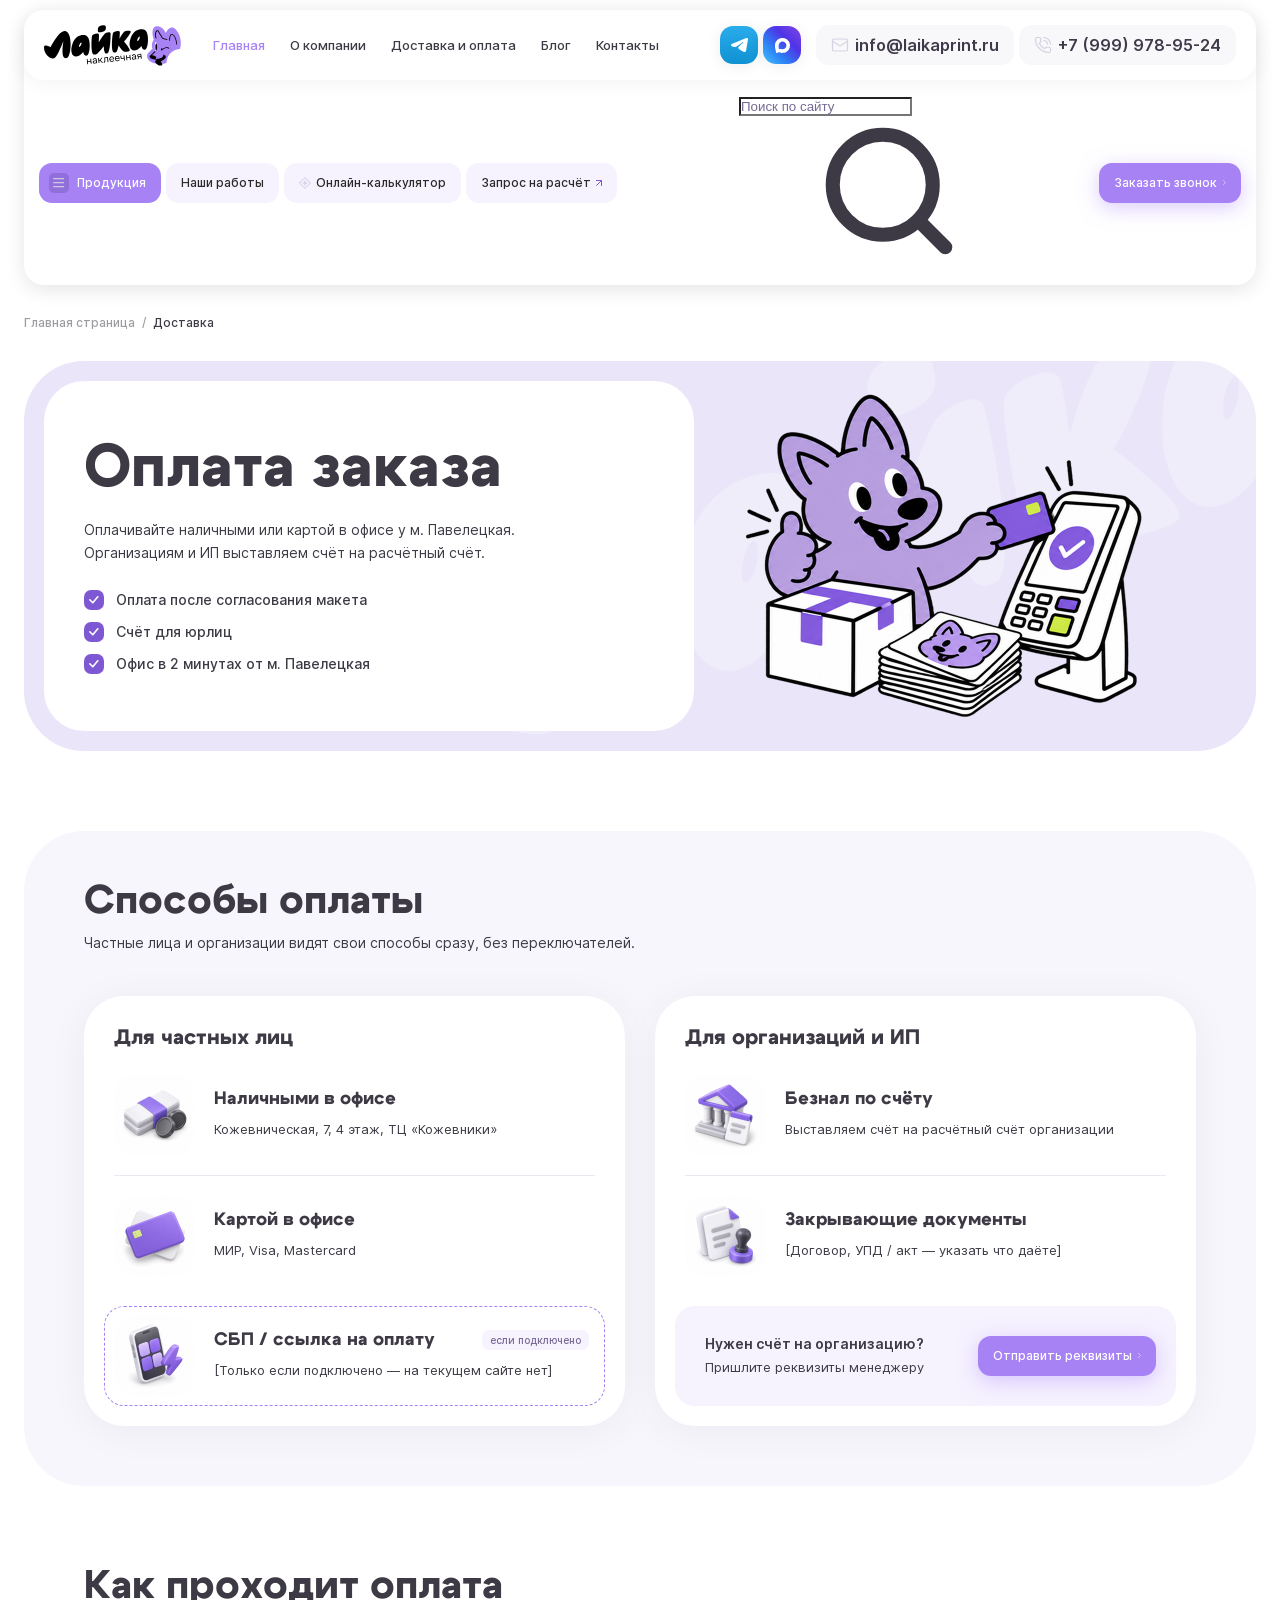
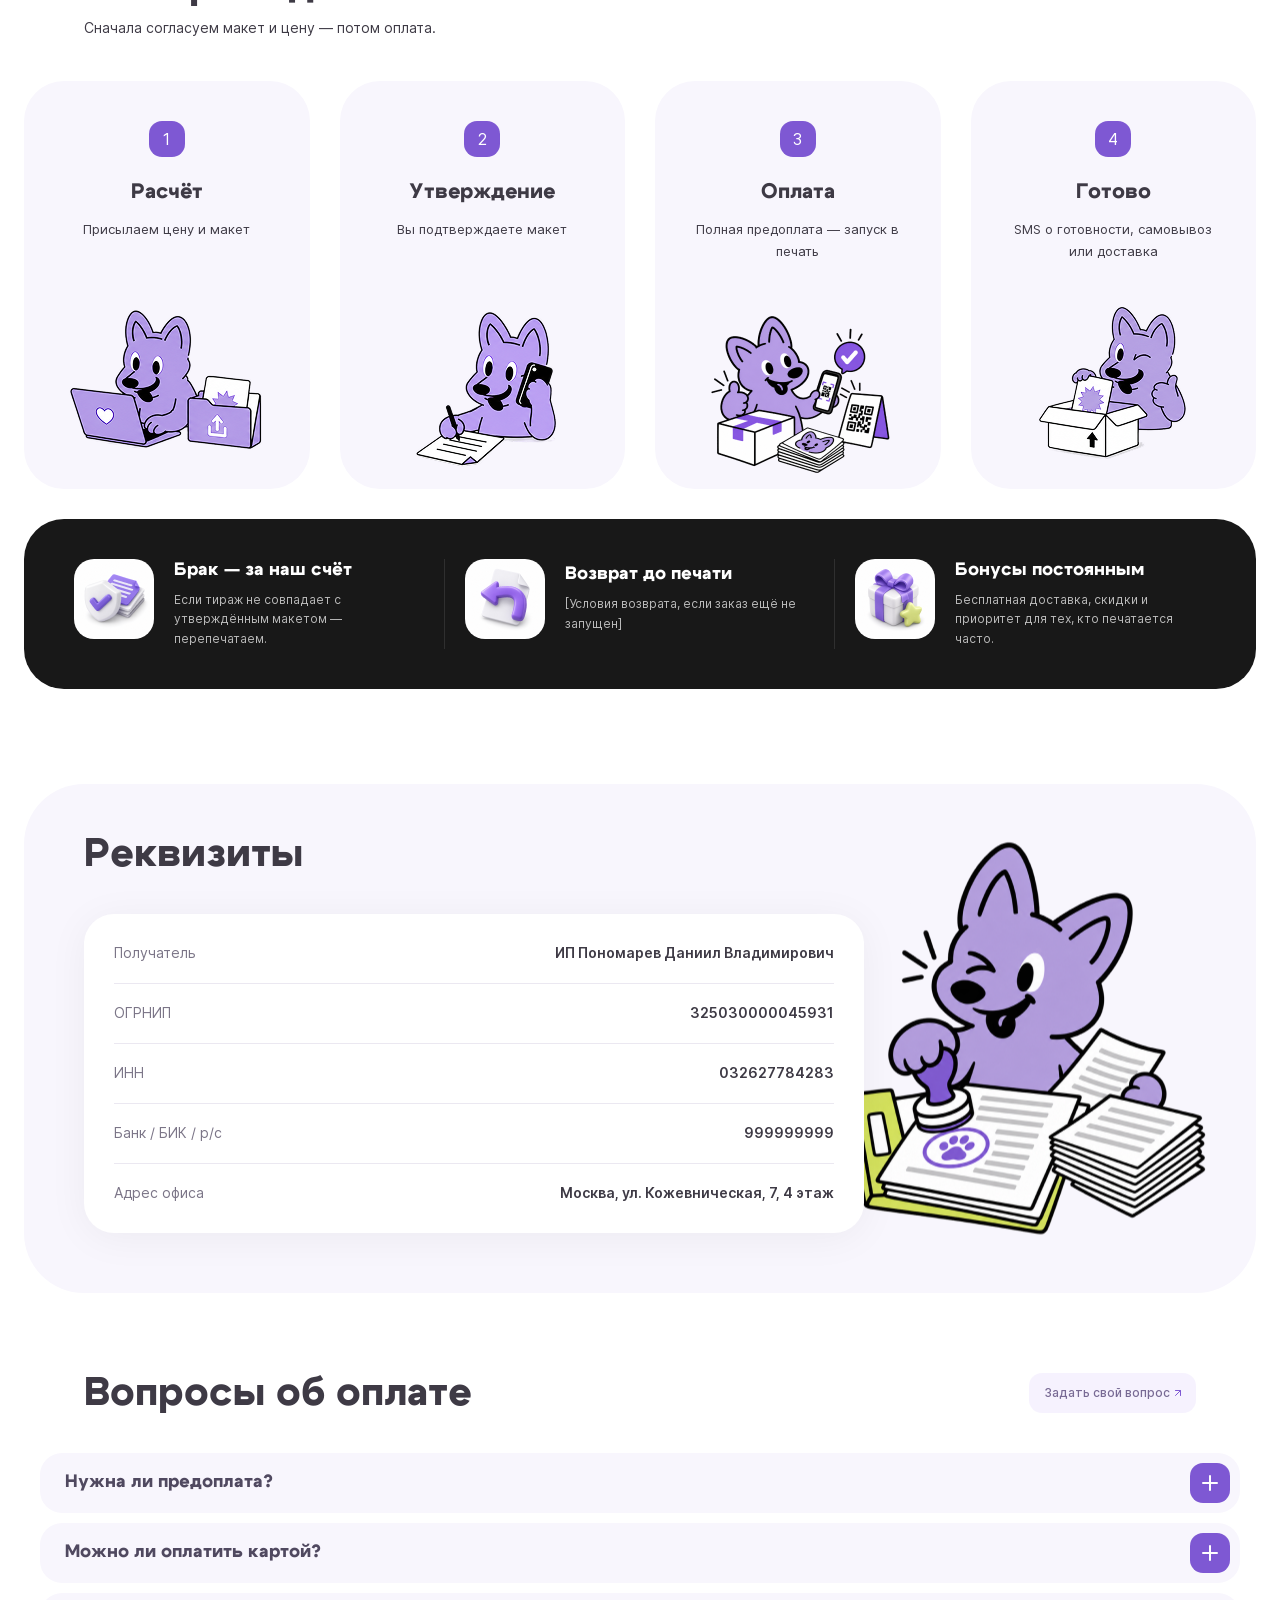
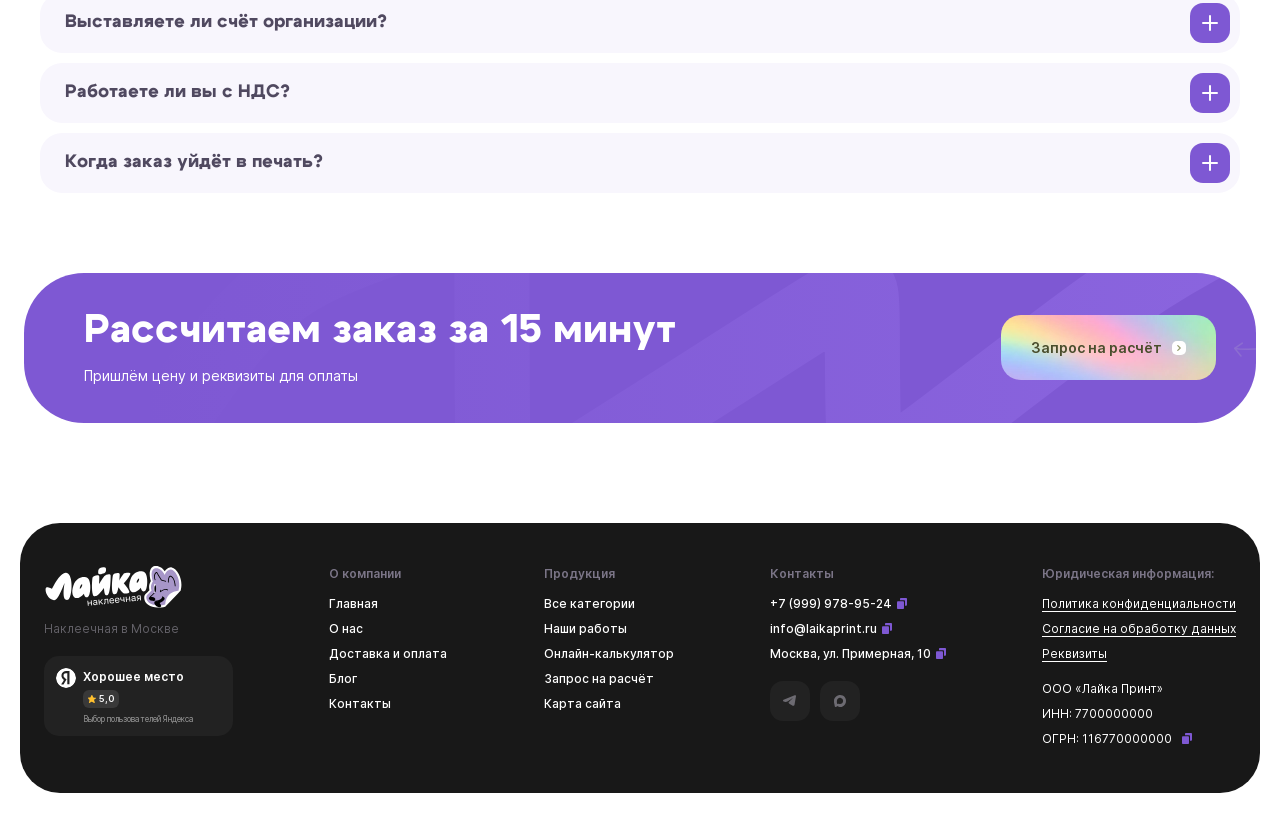
<file: payment.html>
<!DOCTYPE html>
<html lang="ru">
	<head>
		<meta http-equiv="Content-Type" content="text/html; charset=utf-8">

		<!-- Adapting the page for mobile devices -->
		<meta name="viewport" content="width=device-width, initial-scale=1, maximum-scale=1">

		<!-- Prohibition of phone number recognition -->
		<meta name="format-detection" content="telephone=no">
		<meta name="SKYPE_TOOLBAR" content ="SKYPE_TOOLBAR_PARSER_COMPATIBLE">

		<!-- Page title -->
		<title>Заголовок страницы</title>

		<!-- Meta description -->
		<meta name="description" content="">

		<!-- Meta Keywords -->
		<meta name="keywords" content="">

		<!-- Changing the color of the mobile browser panel -->
		<meta name="msapplication-TileColor" content="#6AB12F">
		<meta name="theme-color" content="#6AB12F">

		<!-- Connecting style files -->
		<link rel="stylesheet" href="css/reset.css">
		<link rel="stylesheet" href="css/swiper-bundle.min.css">
		<link rel="stylesheet" href="css/swiper.css">
		<link rel="stylesheet" href="css/fancybox.css">
		<link rel="stylesheet" href="css/styles.css">
		<link rel="stylesheet" href="assets/css/blocks/payment_head.css">
		<link rel="stylesheet" href="assets/css/blocks/payment_methods.css">
		<link rel="stylesheet" href="assets/css/blocks/steps.css">
		<link rel="stylesheet" href="assets/css/blocks/requisites_block.css">
		<link rel="stylesheet" href="assets/css/blocks/FAQ.css">
		<link rel="stylesheet" href="assets/css/blocks/why_we.css">
		<link rel="stylesheet" href="css/fonts.css">
	</head>

	<body>
		<div class="wrap">
			<div class="main">
				<header>
					<div class="cont">
						<div class="data">
							<div class="top">
								<a href="/" class="logo">
									<img src="images/logo.svg" alt="">
								</a>

								<nav class="menu">
									<div class="item">
										<a class="active">Главная</a>
									</div>

									<div class="item">
										<a href="/">О компании</a>
									</div>

									<div class="item">
										<a href="/">Доставка и оплата</a>
									</div>

									<div class="item">
										<a href="/">Блог</a>
									</div>

									<div class="item">
										<a href="/">Контакты</a>
									</div>
								</nav>

								<div class="contacts">
									<div class="messengers">
										<a href="/" target="_blank" rel="noopener nofollow" class="tg_link">
											<svg class="icon"><use xlink:href="images/sprite.svg#ic_tg"></use></svg>
										</a>

										<a href="/" target="_blank" rel="noopener nofollow" class="max_link">
											<svg class="icon"><use xlink:href="images/sprite.svg#ic_max"></use></svg>
										</a>
									</div>

									<div class="email">
										<a href="mailto:info@laikaprint.ru">
											<svg class="icon"><use xlink:href="images/sprite.svg#ic_email"></use></svg>

											<span>info@laikaprint.ru</span>
										</a>
									</div>

									<div class="phone">
										<a href="tel:+7 (999) 978-95-24">
											<svg class="icon"><use xlink:href="images/sprite.svg#ic_phone"></use></svg>

											<span>+7 (999) 978-95-24</span>
										</a>
									</div>
								</div>
							</div>

							<div class="bottom">
								<div class="links">
									<div>
										<button class="link primary"  popovertarget="sub_links_modal1" style="anchor-name: --sub-links-modal-btn;">
											<div class="icon_wrap">
												<svg class="icon"><use xlink:href="images/sprite.svg#ic_menu"></use></svg>

												<svg class="icon"><use xlink:href="images/sprite.svg#ic_close"></use></svg>
											</div>

											<span>Продукция</span>
										</button>

										<div class="sub_links tabs_container" style="position-anchor: --sub-links-modal-btn;" id="sub_links_modal1" popover>
											<div class="tabs">
												<button data-content="#sub_links_tab1" data-level="level1" class="btn active">
													<span>Наклейки</span>

													<svg class="icon"><use xlink:href="images/sprite.svg#ic_arr_hor"></use></svg>
												</button>

												<button data-content="#sub_links_tab2" data-level="level1" class="btn">
													<span>Мерч и сувениры</span>

													<svg class="icon"><use xlink:href="images/sprite.svg#ic_arr_hor"></use></svg>
												</button>

												<button data-content="#sub_links_tab3" data-level="level1" class="btn">
													<span>Печать на одежде</span>

													<svg class="icon"><use xlink:href="images/sprite.svg#ic_arr_hor"></use></svg>
												</button>

												<button data-content="#sub_links_tab2" data-level="level1" class="btn">
													<span>Мерч и сувениры</span>

													<svg class="icon"><use xlink:href="images/sprite.svg#ic_arr_hor"></use></svg>
												</button>

												<button data-content="#sub_links_tab3" data-level="level1" class="btn">
													<span>Печать на одежде</span>

													<svg class="icon"><use xlink:href="images/sprite.svg#ic_arr_hor"></use></svg>
												</button>

												<button data-content="#sub_links_tab2" data-level="level1" class="btn">
													<span>Мерч и сувениры</span>

													<svg class="icon"><use xlink:href="images/sprite.svg#ic_arr_hor"></use></svg>
												</button>

												<button data-content="#sub_links_tab3" data-level="level1" class="btn">
													<span>Печать на одежде</span>

													<svg class="icon"><use xlink:href="images/sprite.svg#ic_arr_hor"></use></svg>
												</button>

												<button data-content="#sub_links_tab2" data-level="level1" class="btn">
													<span>Мерч и сувениры</span>

													<svg class="icon"><use xlink:href="images/sprite.svg#ic_arr_hor"></use></svg>
												</button>

												<button data-content="#sub_links_tab3" data-level="level1" class="btn">
													<span>Печать на одежде</span>

													<svg class="icon"><use xlink:href="images/sprite.svg#ic_arr_hor"></use></svg>
												</button>
											</div>

											<div class="tab_content level1 active" id="sub_links_tab1">
												<div class="block_head row">
													<div class="title size_s">Наклейки</div>

													<a href="/" class="all_link">
														<span>Все наклейки</span>

														<svg class="icon"><use xlink:href="images/sprite.svg#ic_arr_hor"></use></svg>
													</a>
												</div>

												<div class="grid">
													<div class="main_col">
														<div class="catalog">
															<div class="grid_row">
																<a href="/" class="category">
																	<picture class="thumb">
																		<img src="images/tmp/category_thumb1.webp" alt="" loading="lazy" class="cover">
																	</picture>

																	<div class="info">
																		<div class="name">Виниловые наклейки</div>

																		<div class="price">от 250 ₽</div>
																	</div>
																</a>

																<a href="/" class="category">
																	<picture class="thumb">
																		<img src="images/tmp/category_thumb2.webp" alt="" loading="lazy" class="cover">
																	</picture>

																	<div class="info">
																		<div class="name">Объемные 3D-наклейки со смолой</div>

																		<div class="price">от 250 ₽</div>
																	</div>
																</a>

																<a href="/" class="category">
																	<picture class="thumb">
																		<img src="images/tmp/category_thumb3.webp" alt="" loading="lazy" class="cover">
																	</picture>

																	<div class="info">
																		<div class="name">Голографические</div>

																		<div class="price">от 250 ₽</div>
																	</div>
																</a>

																<a href="/" class="category">
																	<picture class="thumb">
																		<img src="images/tmp/category_thumb4.webp" alt="" loading="lazy" class="cover">
																	</picture>

																	<div class="info">
																		<div class="name">Прозрачные</div>

																		<div class="price">от 250 ₽</div>
																	</div>
																</a>

																<a href="/" class="category">
																	<picture class="thumb">
																		<img src="images/tmp/category_thumb5.webp" alt="" loading="lazy" class="cover">
																	</picture>

																	<div class="info">
																		<div class="name">УФ-ДТФ наклейки</div>

																		<div class="price">от 250 ₽</div>
																	</div>
																</a>

																<a href="/" class="category">
																	<picture class="thumb">
																		<img src="images/tmp/category_thumb6.webp" alt="" loading="lazy" class="cover">
																	</picture>

																	<div class="info">
																		<div class="name">Наклейки с логотипом</div>

																		<div class="price">от 250 ₽</div>
																	</div>
																</a>
															</div>
														</div>

														<div class="sub_links_links">
															<div>
																<div class="title">По материалу:</div>

																<div class="items">
																	<div><a href="/">Виниловые</a></div>

																	<div><a href="/">Бумажные</a></div>

																	<div><a href="/">Ламинированные</a></div>

																	<div><a href="/">Прозрачные</a></div>

																	<div><a href="/">Голографические</a></div>

																	<div><a href="/">Светоотражающие</a></div>
																</div>
															</div>

															<div>
																<div class="title">По материалу:</div>

																<div class="items">
																	<div><a href="/">УФ-печать</a></div>

																	<div><a href="/">УФ-ДТФ</a></div>

																	<div><a href="/">Объёмные со смолой</a></div>

																	<div><a href="/">Объёмные стикерпаки</a></div>

																	<div><a href="/">Флексопечать</a></div>
																</div>
															</div>

															<div>
																<div class="title">Форма и резка:</div>

																<div class="items">
																	<div><a href="/">С контурной резкой</a></div>

																	<div><a href="/">Круглые</a></div>

																	<div><a href="/">Овальные</a></div>

																	<div><a href="/">Квадратные</a></div>
																</div>
															</div>

															<div>
																<div class="title">Форма и резка:</div>

																<div class="items">
																	<div><a href="/">Стикеры</a></div>

																	<div><a href="/">Этикетки</a></div>

																	<div><a href="/">Наклейки в рулоне</a></div>

																	<div><a href="/">На стекло и окна</a></div>

																	<div><a href="/">Для маркетплейсов и упаковки</a></div>
																</div>
															</div>
														</div>
													</div>

													<form action="" class="form">
														<picture class="image">
															<img src="images/sub_links_form_img.webp" alt="" loading="lazy">
														</picture>

														<div class="title">Не знаете, какой материал?</div>

														<div class="desc">Пришлите идею,<br> подберём за 15 минут</div>

														<div class="line">
															<div class="field">
																<input type="text" name="" value="" class="input" placeholder="Telegram или телефон">
															</div>
														</div>

														<div class="line">
															<div class="field">
																<input type="text" name="" value="" class="input" placeholder="Что хотите напечатать?">
															</div>
														</div>

														<div class="line agree">
															<div class="field">
																<label class="checkbox">
																	<input type="checkbox" name="agree">

																	<span class="check"></span>

																	<span>Я согласен с политикой <a href="/" target="_blank">обработки персональных данных</a></span>
																</label>
															</div>
														</div>

														<div class="submit">
															<button type="submit" class="submit_btn">
																<span>Отправить заявку</span>

																<span class="icon">
																	<svg><use xlink:href="images/sprite.svg#ic_arr_hor"></use></svg>
																</span>
															</button>
														</div>
													</form>
												</div>
											</div>

											<div class="tab_content level1" id="sub_links_tab2">

											</div>

											<div class="tab_content level1" id="sub_links_tab3">

											</div>
										</div>
									</div>

									<div><a href="/" class="link">
										<span>Наши работы</span>
									</a></div>

									<div><a href="/" class="link">
										<svg class="icon"><use xlink:href="images/sprite.svg#ic_calc"></use></svg>

										<span>Онлайн-калькулятор</span>
									</a></div>

									<div><a href="/" class="link">
										<span>Запрос на расчёт</span>

										<svg class="arrow"><use xlink:href="images/sprite.svg#ic_arrow_diagonal"></use></svg>
									</a></div>
								</div>

								<form action="" class="search">
									<input type="text" name="" value="" class="input" placeholder="Поиск по сайту">

									<button type="submit" class="submit_btn">
										<svg class="icon"><use xlink:href="images/sprite.svg#ic_search"></use></svg>
									</button>
								</form>

								<button class="callback_btn" data-open-modal data-modal="callback_modal">
									<span>Заказать звонок</span>

									<svg class="icon"><use xlink:href="images/sprite.svg#ic_arr_hor"></use></svg>
								</button>
							</div>
						</div>
					</div>
				</header>


				<section class="mob_header mob_header_top">
					<div class="cont">
						<a href="/" class="logo">
							<img src="images/logo.svg" alt="">
						</a>

						<a href="tel:+7 (999) 978-95-24" class="phone_link">
							<svg class="icon"><use xlink:href="images/sprite.svg#ic_phone"></use></svg>
						</a>

						<div class="messengers">
							<a href="/" target="_blank" rel="noopener nofollow" class="tg_link">
								<svg class="icon"><use xlink:href="images/sprite.svg#ic_tg"></use></svg>
							</a>

							<a href="/" target="_blank" rel="noopener nofollow" class="max_link">
								<svg class="icon"><use xlink:href="images/sprite.svg#ic_max"></use></svg>
							</a>
						</div>

						<button class="mob_menu_btn">
							<svg class="icon"><use xlink:href="images/sprite.svg#ic_menu"></use></svg>
						</button>
					</div>
				</section>


				<section class="mob_header mob_header_bottom">
					<div class="cont">
						<div class="location">
							<svg class="icon"><use xlink:href="images/sprite.svg#ic_location"></use></svg>

							<div>
								<div class="address">Москва, ул. Кожевническая, 7</div>
								<div>м. Павелецкая, с 10:00 до 19:00</div>
							</div>
						</div>

						<button class="order_btn" data-open-modal data-modal="callback_modal">
							<span>Заказать звонок</span>

							<svg class="icon"><use xlink:href="images/sprite.svg#ic_arr_hor"></use></svg>
						</button>
					</div>
				</section>


				<section class="mob_menu">
					<div class="sticky">
						<form action="" class="search">
							<input type="text" name="" value="" class="input" placeholder="Поиск по сайту">

							<button type="submit" class="submit_btn">
								<svg class="icon"><use xlink:href="images/sprite.svg#ic_search"></use></svg>
							</button>
						</form>

						<button class="close_btn">
							<svg class="icon"><use xlink:href="images/sprite.svg#ic_close"></use></svg>
						</button>
					</div>

					<div class="scroll">
						<button class="catalog_btn">
							<div class="icon">
								<svg><use xlink:href="images/sprite.svg#ic_menu"></use></svg>
							</div>

							<span>
								<span>Каталог</span>
								<small>Наша продукция, что мы делаем</small>
							</span>

							<svg class="arr"><use xlink:href="images/sprite.svg#ic_arr_hor"></use></svg>
						</button>

						<div class="menu">
							<div><a href="/">
								<span>Наши работы</span>

								<svg class="arr"><use xlink:href="images/sprite.svg#ic_arr_hor"></use></svg>
							</a></div>

							<div><a href="/">
								<span>Онлайн-калькулятор</span>

								<svg class="arr"><use xlink:href="images/sprite.svg#ic_arr_hor"></use></svg>
							</a></div>

							<div><button>
								<span>Запрос на расчёт</span>

								<svg class="arr"><use xlink:href="images/sprite.svg#ic_arr_hor"></use></svg>
							</button></div>

							<div class="divider"></div>

							<div><a href="/">
								<span>Главная</span>

								<svg class="arr"><use xlink:href="images/sprite.svg#ic_arr_hor"></use></svg>
							</a></div>

							<div><a href="/">
								<span>О компании</span>

								<svg class="arr"><use xlink:href="images/sprite.svg#ic_arr_hor"></use></svg>
							</a></div>

							<div><a href="/">
								<span>Контакты</span>

								<svg class="arr"><use xlink:href="images/sprite.svg#ic_arr_hor"></use></svg>
							</a></div>

							<div><a href="/">
								<span>Доставка и оплата</span>

								<svg class="arr"><use xlink:href="images/sprite.svg#ic_arr_hor"></use></svg>
							</a></div>

							<div><a href="/">
								<span>Блог</span>

								<svg class="arr"><use xlink:href="images/sprite.svg#ic_arr_hor"></use></svg>
							</a></div>
						</div>

						<div class="contacts">
							<div class="phone">
								<a href="tel:+7 (999) 978-95-24">
									<svg class="icon"><use xlink:href="images/sprite.svg#ic_phone2"></use></svg>

									<span>+7 (999) 978-95-24</span>

									<svg class="arr"><use xlink:href="images/sprite.svg#ic_arr_hor"></use></svg>
								</a>
							</div>

							<div class="email">
								<a href="mailto:info@laikaprint.ru">
									<svg class="icon"><use xlink:href="images/sprite.svg#ic_email2"></use></svg>

									<span>info@laikaprint.ru</span>

									<svg class="arr"><use xlink:href="images/sprite.svg#ic_arr_hor"></use></svg>
								</a>
							</div>

							<div class="location">
								<svg class="icon"><use xlink:href="images/sprite.svg#ic_location"></use></svg>

								<div>
									<span class="address">Москва, ул. Кожевническая, 7</span>

									<span>м. Павелецкая, с 10:00 до 19:00</span>
								</div>
							</div>

							<button class="btn">
								<span>Рассчитать заказ</span>

								<span class="icon">
									<svg><use xlink:href="images/sprite.svg#ic_arr_hor"></use></svg>
								</span>
							</button>
						</div>
					</div>

					<div class="catalog_inner">
						<button class="back_btn">
							<span class="icon">
								<svg><use xlink:href="images/sprite.svg#ic_arrow_hor"></use></svg>
							</span>

							<span>Вернуться назад</span>
						</button>

						<div class="items">
							<div>
								<a href="#" class="btn">
									<picture class="icon">
										<img src="images/tmp/ic_catalog_inner1.svg" alt="" loading="lazy">
									</picture>

									<span>
										<span>Наклейки</span>
										<small>Смотреть раздел</small>
									</span>

									<svg class="arr"><use xlink:href="images/sprite.svg#ic_arr_hor"></use></svg>
								</a>

								<div class="sub">
									<button class="back_btn">
										<span class="icon">
											<svg><use xlink:href="images/sprite.svg#ic_arrow_hor"></use></svg>
										</span>

										<span>Вернуться назад</span>
									</button>

									<div class="title">Наклейки</div>

									<div class="grid_row">
										<a href="/" class="category">
											<picture class="thumb">
												<img src="images/tmp/category_thumb1.webp" alt="" loading="lazy" class="cover">
											</picture>

											<div class="info">
												<div class="name">Виниловые наклейки</div>
											</div>
										</a>

										<a href="/" class="category">
											<picture class="thumb">
												<img src="images/tmp/category_thumb2.webp" alt="" loading="lazy" class="cover">
											</picture>

											<div class="info">
												<div class="name">Объемные 3D-наклейки со смолой</div>
											</div>
										</a>

										<a href="/" class="category">
											<picture class="thumb">
												<img src="images/tmp/category_thumb3.webp" alt="" loading="lazy" class="cover">
											</picture>

											<div class="info">
												<div class="name">Голографические</div>
											</div>
										</a>

										<a href="/" class="category">
											<picture class="thumb">
												<img src="images/tmp/category_thumb4.webp" alt="" loading="lazy" class="cover">
											</picture>

											<div class="info">
												<div class="name">Прозрачные</div>
											</div>
										</a>

										<a href="/" class="category">
											<picture class="thumb">
												<img src="images/tmp/category_thumb5.webp" alt="" loading="lazy" class="cover">
											</picture>

											<div class="info">
												<div class="name">УФ-ДТФ наклейки</div>
											</div>
										</a>

										<a href="/" class="category">
											<picture class="thumb">
												<img src="images/tmp/category_thumb6.webp" alt="" loading="lazy" class="cover">
											</picture>

											<div class="info">
												<div class="name">Наклейки с логотипом</div>
											</div>
										</a>
									</div>

									<div class="section">
										<div class="name">По материалу:</div>

										<div class="items">
											<div><a href="/">
												<span>Виниловые</span>

												<svg class="arr"><use xlink:href="images/sprite.svg#ic_arr_hor"></use></svg>
											</a></div>

											<div><a href="/">
												<span>Прозрачные</span>

												<svg class="arr"><use xlink:href="images/sprite.svg#ic_arr_hor"></use></svg>
											</a></div>

											<div><a href="/">
												<span>Бумажные</span>

												<svg class="arr"><use xlink:href="images/sprite.svg#ic_arr_hor"></use></svg>
											</a></div>

											<div><a href="/">
												<span>Голографические</span>

												<svg class="arr"><use xlink:href="images/sprite.svg#ic_arr_hor"></use></svg>
											</a></div>

											<div><a href="/">
												<span>Ламинированные</span>

												<svg class="arr"><use xlink:href="images/sprite.svg#ic_arr_hor"></use></svg>
											</a></div>

											<div><a href="/">
												<span>Светоотражающие</span>

												<svg class="arr"><use xlink:href="images/sprite.svg#ic_arr_hor"></use></svg>
											</a></div>
										</div>
									</div>

									<div class="section">
										<div class="name">По материалу:</div>

										<div class="items">
											<div><a href="/">
												<span>Виниловые</span>

												<svg class="arr"><use xlink:href="images/sprite.svg#ic_arr_hor"></use></svg>
											</a></div>

											<div><a href="/">
												<span>Прозрачные</span>

												<svg class="arr"><use xlink:href="images/sprite.svg#ic_arr_hor"></use></svg>
											</a></div>

											<div><a href="/">
												<span>Бумажные</span>

												<svg class="arr"><use xlink:href="images/sprite.svg#ic_arr_hor"></use></svg>
											</a></div>

											<div><a href="/">
												<span>Голографические</span>

												<svg class="arr"><use xlink:href="images/sprite.svg#ic_arr_hor"></use></svg>
											</a></div>

											<div><a href="/">
												<span>Ламинированные</span>

												<svg class="arr"><use xlink:href="images/sprite.svg#ic_arr_hor"></use></svg>
											</a></div>

											<div><a href="/">
												<span>Светоотражающие</span>

												<svg class="arr"><use xlink:href="images/sprite.svg#ic_arr_hor"></use></svg>
											</a></div>
										</div>
									</div>

									<div class="section">
										<div class="name">По материалу:</div>

										<div class="items">
											<div><a href="/">
												<span>Виниловые</span>

												<svg class="arr"><use xlink:href="images/sprite.svg#ic_arr_hor"></use></svg>
											</a></div>

											<div><a href="/">
												<span>Прозрачные</span>

												<svg class="arr"><use xlink:href="images/sprite.svg#ic_arr_hor"></use></svg>
											</a></div>

											<div><a href="/">
												<span>Бумажные</span>

												<svg class="arr"><use xlink:href="images/sprite.svg#ic_arr_hor"></use></svg>
											</a></div>

											<div><a href="/">
												<span>Голографические</span>

												<svg class="arr"><use xlink:href="images/sprite.svg#ic_arr_hor"></use></svg>
											</a></div>

											<div><a href="/">
												<span>Ламинированные</span>

												<svg class="arr"><use xlink:href="images/sprite.svg#ic_arr_hor"></use></svg>
											</a></div>

											<div><a href="/">
												<span>Светоотражающие</span>

												<svg class="arr"><use xlink:href="images/sprite.svg#ic_arr_hor"></use></svg>
											</a></div>
										</div>
									</div>
								</div>
							</div>

							<div>
								<a href="#" class="btn">
									<picture class="icon">
										<img src="images/tmp/ic_catalog_inner2.svg" alt="" loading="lazy">
									</picture>

									<span>
										<span>Визитки</span>
										<small>Смотреть раздел</small>
									</span>

									<svg class="arr"><use xlink:href="images/sprite.svg#ic_arr_hor"></use></svg>
								</a>
							</div>

							<div>
								<a href="#" class="btn">
									<picture class="icon">
										<img src="images/tmp/ic_catalog_inner3.svg" alt="" loading="lazy">
									</picture>

									<span>
										<span>Полиграфия</span>
										<small>Смотреть раздел</small>
									</span>

									<svg class="arr"><use xlink:href="images/sprite.svg#ic_arr_hor"></use></svg>
								</a>
							</div>

							<div>
								<a href="#" class="btn">
									<picture class="icon">
										<img src="images/tmp/ic_catalog_inner4.svg" alt="" loading="lazy">
									</picture>

									<span>
										<span>Коробка</span>
										<small>Смотреть раздел</small>
									</span>

									<svg class="arr"><use xlink:href="images/sprite.svg#ic_arr_hor"></use></svg>
								</a>
							</div>
						</div>
					</div>
				</section>


				<section class="page_head xs_m">
					<div class="cont">
						<div class="breadcrumbs">
							<a href="/">Главная страница</a>

							<span class="sep">/</span>

							<span class="current">Доставка</span>
						</div>
					</div>
				</section>


				<section class="payment_head block">
					<div class="cont">
						<div class="data">
							<div class="info">
								<div class="title">Оплата заказа</div>

								<div class="desc">
									<p>Оплачивайте наличными или картой в офисе у м. Павелецкая. Организациям и ИП выставляем счёт на расчётный счёт.</p>
								</div>

								<div class="features">
									<div>
										<span class="icon">
											<svg><use xlink:href="images/sprite.svg#ic_check"></use></svg>
										</span>

										<span>Оплата после согласования макета</span>
									</div>

									<div>
										<span class="icon">
											<svg><use xlink:href="images/sprite.svg#ic_check"></use></svg>
										</span>

										<span>Счёт для юрлиц</span>
									</div>

									<div>
										<span class="icon">
											<svg><use xlink:href="images/sprite.svg#ic_check"></use></svg>
										</span>

										<span>Офис в 2 минутах от м. Павелецкая</span>
									</div>
								</div>
							</div>

							<picture class="image">
								<img src="images/payment_head_img.png" alt="" fetchpriority="high">
							</picture>

							<picture class="bg">
								<img src="images/bg_payment_head.png" alt="" loading="lazy">
							</picture>
						</div>
					</div>
				</section>


				<section class="payment_methods block">
					<div class="cont">
						<div class="data">
							<div class="block_head pad">
								<div class="title">Способы оплаты</div>

								<div class="desc">Частные лица и организации видят свои способы сразу, без переключателей.</div>
							</div>

							<div class="grid_row">
								<div class="section">
									<div class="title">Для частных лиц</div>

									<div class="item">
										<picture class="icon">
											<img src="images/ic_payment_methods1.png" alt="" loading="lazy">
										</picture>

										<div>
											<div class="name">Наличными в офисе</div>

											<div class="desc">Кожевническая, 7, 4 этаж, ТЦ «Кожевники»</div>
										</div>
									</div>

									<div class="divider"></div>

									<div class="item">
										<picture class="icon">
											<img src="images/ic_payment_methods2.png" alt="" loading="lazy">
										</picture>

										<div>
											<div class="name">Картой в офисе</div>

											<div class="desc">МИР, Visa, Mastercard</div>
										</div>
									</div>

									<div class="item border">
										<picture class="icon">
											<img src="images/ic_payment_methods3.png" alt="" loading="lazy">
										</picture>

										<div>
											<div class="name">СБП / ссылка на оплату</div>

											<div class="desc">[Только если подключено — на текущем сайте нет]</div>

											<div class="sticker">если подключено</div>
										</div>
									</div>
								</div>

								<div class="section">
									<div class="title">Для организаций и ИП</div>

									<div class="item">
										<picture class="icon">
											<img src="images/ic_payment_methods4.png" alt="" loading="lazy">
										</picture>

										<div>
											<div class="name">Безнал по счёту</div>

											<div class="desc">Выставляем счёт на расчётный счёт организации</div>
										</div>
									</div>

									<div class="divider"></div>

									<div class="item">
										<picture class="icon">
											<img src="images/ic_payment_methods5.png" alt="" loading="lazy">
										</picture>

										<div>
											<div class="name">Закрывающие документы</div>

											<div class="desc">[Договор, УПД / акт — указать что даёте]</div>
										</div>
									</div>

									<div class="invoice">
										<div class="info">
											<div class="name">Нужен счёт на организацию?</div>

											<div class="desc">Пришлите реквизиты менеджеру</div>
										</div>

										<button class="btn">
											<span>Отправить реквизиты</span>

											<svg class="icon"><use xlink:href="images/sprite.svg#ic_arr_hor"></use></svg>
										</button>
									</div>
								</div>
							</div>
						</div>
					</div>
				</section>


				<section class="steps payment_steps block">
					<div class="data">
						<div class="cont">
							<div class="block_head pad">
								<div class="title">Как проходит оплата</div>

								<div class="desc">Сначала согласуем макет и цену — потом оплата.</div>
							</div>

							<div class="grid_row">
								<div class="step">
									<div class="number"></div>

									<div class="name">Расчёт</div>

									<div class="desc">Присылаем цену и макет</div>

									<picture class="thumb">
										<img src="images/ic_payment_steps1.png" alt="" loading="lazy">
									</picture>
								</div>

								<div class="step">
									<div class="number"></div>

									<div class="name">Утверждение</div>

									<div class="desc">Вы подтверждаете макет</div>

									<picture class="thumb">
										<img src="images/ic_payment_steps2.png" alt="" loading="lazy">
									</picture>
								</div>

								<div class="step">
									<div class="number"></div>

									<div class="name">Оплата</div>

									<div class="desc">Полная предоплата — запуск в печать</div>

									<picture class="thumb">
										<img src="images/ic_payment_steps3.png" alt="" loading="lazy">
									</picture>
								</div>

								<div class="step">
									<div class="number"></div>

									<div class="name">Готово</div>

									<div class="desc">SMS о готовности, самовывоз или доставка</div>

									<picture class="thumb">
										<img src="images/ic_payment_steps4.png" alt="" loading="lazy">
									</picture>
								</div>
							</div>

							<div class="bottom">
								<div class="grid_row">
									<div class="item">
										<picture class="icon">
											<img src="images/ic_payment_steps5.png" alt="" loading="lazy">
										</picture>

										<div>
											<div class="name">Брак — за наш счёт</div>

											<div class="desc">Если тираж не совпадает с утверждённым макетом — перепечатаем.</div>
										</div>
									</div>

									<div class="item">
										<picture class="icon">
											<img src="images/ic_payment_steps6.png" alt="" loading="lazy">
										</picture>

										<div>
											<div class="name">Возврат до печати</div>

											<div class="desc">[Условия возврата, если заказ ещё не запущен]</div>
										</div>
									</div>

									<div class="item">
										<picture class="icon">
											<img src="images/ic_payment_steps7.png" alt="" loading="lazy">
										</picture>

										<div>
											<div class="name">Бонусы постоянным</div>

											<div class="desc">Бесплатная доставка, скидки и приоритет для тех, кто печатается часто.</div>
										</div>
									</div>
								</div>
							</div>
						</div>
					</div>
				</section>


				<section class="requisites_block block">
					<div class="cont">
						<div class="data">
							<div class="block_head pad">
								<div class="title">Реквизиты</div>
							</div>

							<div class="info">
								<div>
									<div class="label">Получатель</div>

									<div class="val">ИП Пономарев Даниил Владимирович</div>
								</div>

								<div>
									<div class="label">ОГРНИП</div>

									<div class="val">325030000045931</div>
								</div>

								<div>
									<div class="label">ИНН</div>

									<div class="val">032627784283</div>
								</div>

								<div>
									<div class="label">Банк / БИК / р/с</div>

									<div class="val">999999999</div>
								</div>

								<div>
									<div class="label">Адрес офиса</div>

									<div class="val">Москва, ул. Кожевническая, 7, 4 этаж</div>
								</div>
							</div>

							<picture class="image">
								<img src="images/requisites_block_img.png" alt="" loading="lazy">
							</picture>
						</div>
					</div>
				</section>


				<section class="FAQ block">
					<div class="cont">
						<div class="block_head pad row">
							<div class="title">Вопросы об оплате</div>

							<button class="add_btn">
								<span>Задать свой<br> вопрос</span>

								<svg class="icon"><use xlink:href="images/sprite.svg#ic_arrow_diagonal"></use></svg>
							</button>
						</div>

						<div class="accordion">
							<div class="accordion_item">
								<div class="head">
									<div class="title">Нужна ли предоплата?</div>

									<div class="icon">
										<svg><use xlink:href="images/sprite.svg#ic_plus"></use></svg>
									</div>
								</div>

								<div class="data">
									<div class="text_block">
										<p>Мы принимаем заказы от 1 экземпляра. Минимального тиража нет — печатаем как единичные экземпляры, так и партии в несколько тысяч штук. Стоимость единицы снижается при увеличении тиража</p>
									</div>
								</div>
							</div>

							<div class="accordion_item">
								<div class="head">
									<div class="title">Можно ли оплатить картой?</div>

									<div class="icon">
										<svg><use xlink:href="images/sprite.svg#ic_plus"></use></svg>
									</div>
								</div>

								<div class="data">
									<div class="text_block">
										<p>Мы принимаем заказы от 1 экземпляра. Минимального тиража нет — печатаем как единичные экземпляры, так и партии в несколько тысяч штук. Стоимость единицы снижается при увеличении тиража</p>
									</div>
								</div>
							</div>

							<div class="accordion_item">
								<div class="head">
									<div class="title">Выставляете ли счёт организации?</div>

									<div class="icon">
										<svg><use xlink:href="images/sprite.svg#ic_plus"></use></svg>
									</div>
								</div>

								<div class="data">
									<div class="text_block">
										<p>Мы принимаем заказы от 1 экземпляра. Минимального тиража нет — печатаем как единичные экземпляры, так и партии в несколько тысяч штук. Стоимость единицы снижается при увеличении тиража</p>
									</div>
								</div>
							</div>

							<div class="accordion_item">
								<div class="head">
									<div class="title">Работаете ли вы с НДС?</div>

									<div class="icon">
										<svg><use xlink:href="images/sprite.svg#ic_plus"></use></svg>
									</div>
								</div>

								<div class="data">
									<div class="text_block">
										<p>Мы принимаем заказы от 1 экземпляра. Минимального тиража нет — печатаем как единичные экземпляры, так и партии в несколько тысяч штук. Стоимость единицы снижается при увеличении тиража</p>
									</div>
								</div>
							</div>

							<div class="accordion_item">
								<div class="head">
									<div class="title">Когда заказ уйдёт в печать?</div>

									<div class="icon">
										<svg><use xlink:href="images/sprite.svg#ic_plus"></use></svg>
									</div>
								</div>

								<div class="data">
									<div class="text_block">
										<p>Мы принимаем заказы от 1 экземпляра. Минимального тиража нет — печатаем как единичные экземпляры, так и партии в несколько тысяч штук. Стоимость единицы снижается при увеличении тиража</p>
									</div>
								</div>
							</div>
						</div>
					</div>
				</section>


				<section class="why_we block">
					<div class="cont">
						<div class="action">
							<div class="info">
								<div class="title">Рассчитаем заказ за 15 минут</div>

								<div class="desc">Пришлём цену и реквизиты для оплаты</div>
							</div>

							<button class="btn">
								<span>Запрос на расчёт</span>

								<span class="icon">
									<svg><use xlink:href="images/sprite.svg#ic_arr_hor"></use></svg>
								</span>
							</button>

							<picture class="bg">
								<img src="images/bg_action.svg" alt="" loading="lazy">
							</picture>
						</div>
					</div>
				</section>
			</div>


			<footer>
				<div class="data">
					<div class="cont">
						<div class="info">
							<div class="logo">
								<img src="images/logo_white.svg" alt="">

								<span>Наклеечная в Москве</span>
							</div>

							<a href="/" class="ya_rating" target="_blank" rel="noopener nofollow">
								<picture class="logo_img">
									<img src="images/ya_rating_logo.svg" alt="" loading="lazy">
								</picture>

								<div>
									<div class="name">Хорошее место</div>

									<div class="rating">
										<svg class="icon"><use xlink:href="images/sprite.svg#ic_star"></use></svg>

										<span>5,0</span>
									</div>

									<div class="desc">Выбор пользователей Яндекса</div>
								</div>
							</a>
						</div>

						<div class="menu">
							<div class="title">О компании</div>

							<div class="items">
								<div><a href="/">Главная</a></div>

								<div><a href="/">О нас</a></div>

								<div><a href="/">Доставка и оплата</a></div>

								<div><a href="/">Блог</a></div>

								<div><a href="/">Контакты</a></div>
							</div>
						</div>

						<div class="menu">
							<div class="title">Продукция</div>

							<div class="items">
								<div><a href="/">Все категории</a></div>

								<div><a href="/">Наши работы</a></div>

								<div><a href="/">Онлайн-калькулятор</a></div>

								<div><a href="/">Запрос на расчёт</a></div>

								<div><a href="/">Карта сайта</a></div>
							</div>
						</div>

						<div class="contacts">
							<div class="title">Контакты</div>

							<div class="phone">
								<a href="tel:+7 (999) 978-95-24">+7 (999) 978-95-24</a>

								<button class="copy_btn" data-copy="+7 (999) 978-95-24">
									<svg class="icon"><use xlink:href="images/sprite.svg#ic_copy"></use></svg>
								</button>
							</div>

							<div class="email">
								<a href="mailto:info@laikaprint.ru">info@laikaprint.ru</a>

								<button class="copy_btn" data-copy="info@laikaprint.ru">
									<svg class="icon"><use xlink:href="images/sprite.svg#ic_copy"></use></svg>
								</button>
							</div>

							<div class="address">
								<span>Москва, ул. Примерная, 10</span>

								<button class="copy_btn" data-copy="Москва, ул. Примерная, 10">
									<svg class="icon"><use xlink:href="images/sprite.svg#ic_copy"></use></svg>
								</button>
							</div>

							<div class="messengers">
								<a href="/" target="_blank" rel="noopener nofollow" class="tg_link">
									<svg class="icon"><use xlink:href="images/sprite.svg#ic_tg"></use></svg>
								</a>

								<a href="/" target="_blank" rel="noopener nofollow" class="max_link">
									<svg class="icon"><use xlink:href="images/sprite.svg#ic_max"></use></svg>
								</a>
							</div>
						</div>

						<div class="legal">
							<div class="title">Юридическая информация:</div>

							<div class="links">
								<div><a href="/">Политика конфиденциальности</a></div>

								<div><a href="/">Согласие на обработку данных</a></div>

								<div><a href="/">Реквизиты</a></div>
							</div>

							<div class="requisites">
								<div>
									<span>ООО «Лайка Принт»</span>
								</div>

								<div>
									<span>ИНН: 7700000000</span>
								</div>

								<div>
									<span>ОГРН: 116770000000</span>

									<button class="copy_btn" data-copy="116770000000">
										<svg class="icon"><use xlink:href="images/sprite.svg#ic_copy"></use></svg>
									</button>
								</div>
							</div>
						</div>
					</div>
				</div>
			</footer>


			<div class="overlay"></div>
		</div>


		<dialog class="modal" id="callback_modal">
			<div class="wrapper">
				<div class="inner">
					<button class="close_btn" data-close-modal>
						<svg class="icon"><use xlink:href="images/sprite.svg#ic_close"></use></svg>
					</button>

					<div class="modal_title">Заказать звонок</div>

					<div class="modal_desc">
						<p>Оставьте свои контактные данные, и мы свяжемся с вами в ближайшее время</p>
					</div>

					<form action="" class="form">
						<div class="line">
							<div class="field">
								<input type="tel" name="" value="" class="input" placeholder="Ваш номер телефона">
							</div>
						</div>

						<div class="line agree">
							<div class="field">
								<label class="checkbox">
									<input type="checkbox" name="agree">

									<span class="check"></span>

									<span>Я согласен с политикой <a href="/" target="_blank">обработки персональных данных</a></span>
								</label>
							</div>
						</div>

						<div class="submit">
							<button type="submit" class="submit_btn">
								<span>Отправить заявку</span>

								<span class="icon">
									<svg><use xlink:href="images/sprite.svg#ic_arr_hor"></use></svg>
								</span>
							</button>
						</div>
					</form>
				</div>
			</div>
		</dialog>


		<dialog class="modal" id="feedback_modal">
			<div class="wrapper">
				<div class="inner">
					<button class="close_btn" data-close-modal>
						<svg class="icon"><use xlink:href="images/sprite.svg#ic_close"></use></svg>
					</button>

					<div class="modal_title">Задать<br> вопрос</div>

					<div class="modal_desc">
						<p>Оставьте свои контактные данные, и мы свяжемся с вами в ближайшее время</p>
					</div>

					<form action="" class="form">
						<div class="line">
							<div class="field">
								<textarea name="" placeholder="Ваш вопрос"></textarea>
							</div>
						</div>

						<div class="line">
							<div class="field">
								<input type="tel" name="" value="" class="input" placeholder="Ваш номер телефона">
							</div>
						</div>

						<div class="line agree">
							<div class="field">
								<label class="checkbox">
									<input type="checkbox" name="agree">

									<span class="check"></span>

									<span>Я согласен с политикой <a href="/" target="_blank">обработки персональных данных</a></span>
								</label>
							</div>
						</div>

						<div class="submit">
							<button type="submit" class="submit_btn">
								<span>Отправить заявку</span>

								<span class="icon">
									<svg><use xlink:href="images/sprite.svg#ic_arr_hor"></use></svg>
								</span>
							</button>
						</div>
					</form>
				</div>
			</div>
		</dialog>


		<dialog class="modal success" id="success_modal">
			<div class="wrapper">
				<div class="inner">
					<button class="close_btn" data-close-modal>
						<svg class="icon"><use xlink:href="images/sprite.svg#ic_close"></use></svg>
					</button>

					<picture class="thumb">
						<img src="images/ic_modal_success.png" alt="" loading="lazy">
					</picture>

					<div class="modal_title">Спасибо<br> за заявку</div>

					<div class="modal_desc">
						<p>Мы скоро с вами свяжемся!</p>
					</div>
				</div>
			</div>
		</dialog>


		<!-- Connecting javascript files -->
		<script src="js/jquery-3.7.1.min.js"></script>
		<script src="js/functions.js"></script>
		<script src="js/swiper-bundle.min.js"></script>
		<script src="js/maska.min.js"></script>
		<script src="js/fancybox.js"></script>
		<script src="js/scripts.js"></script>
	</body>
</html>
</file>
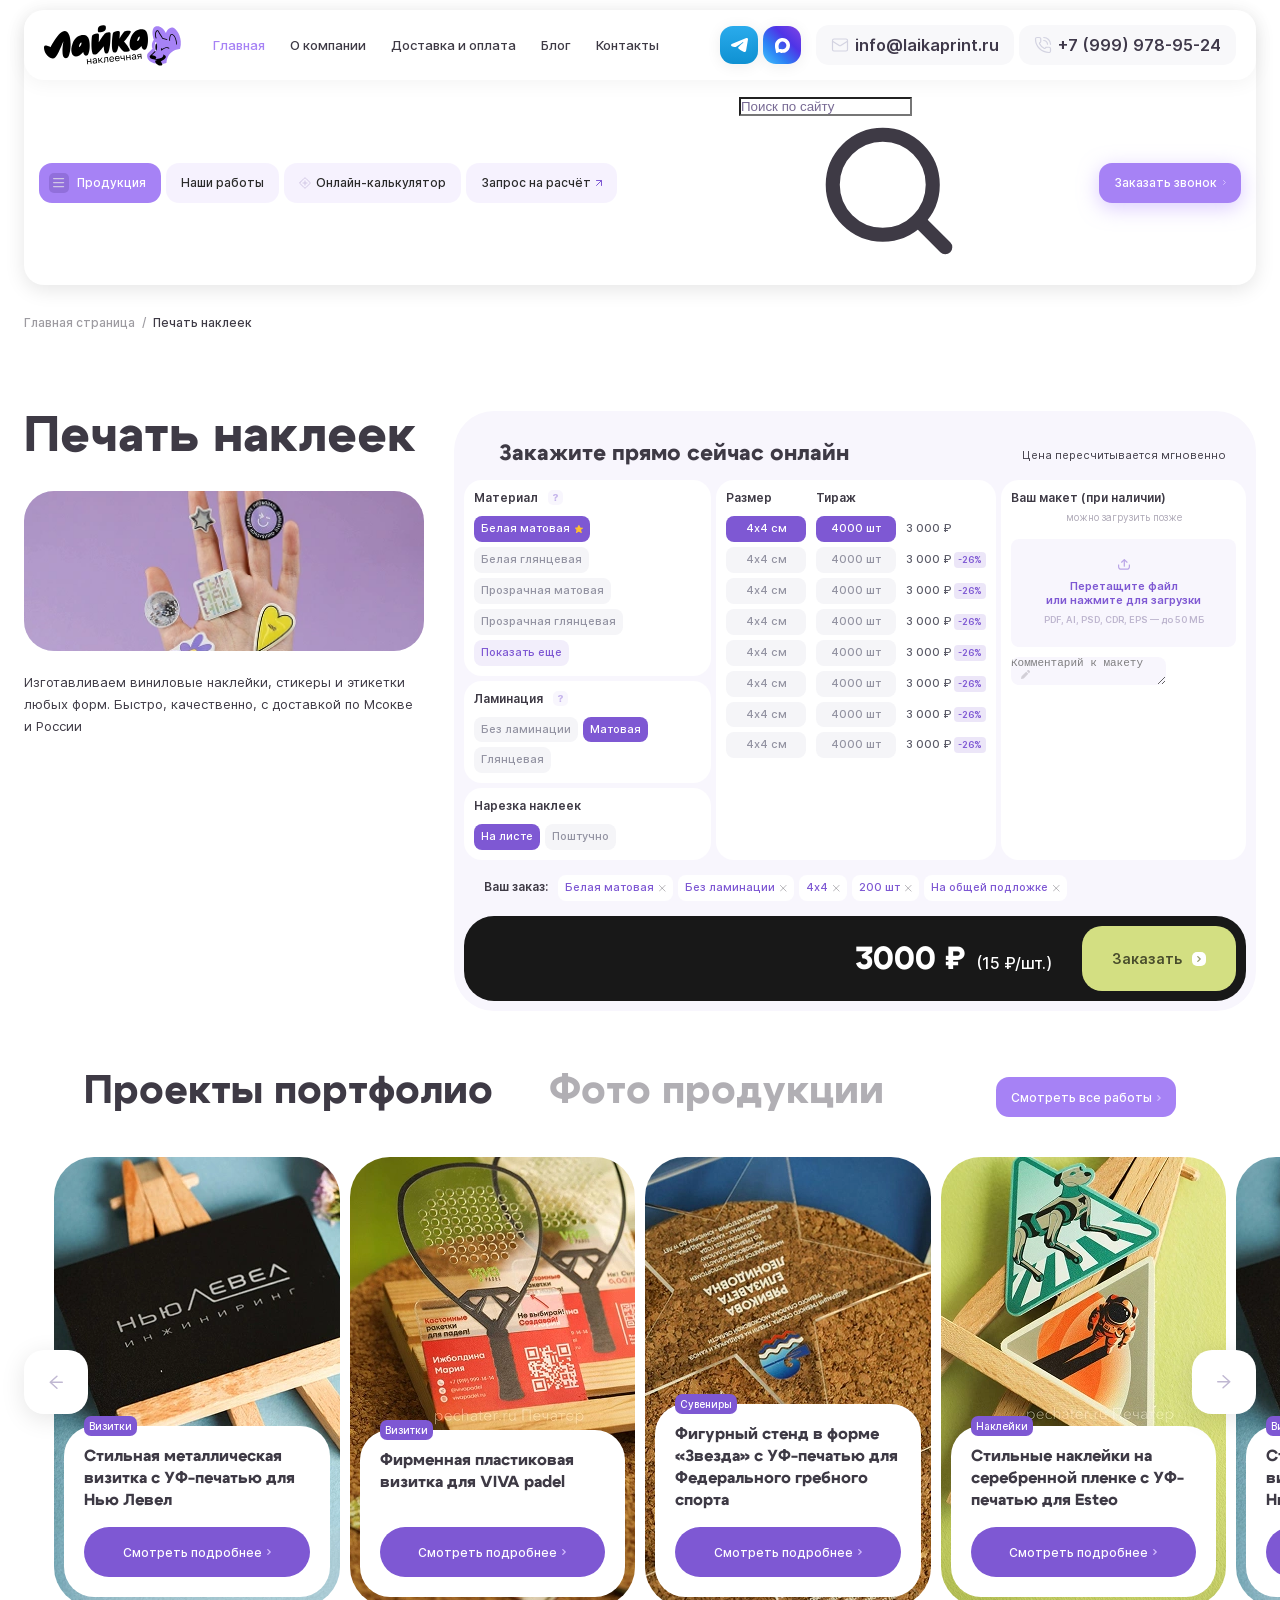
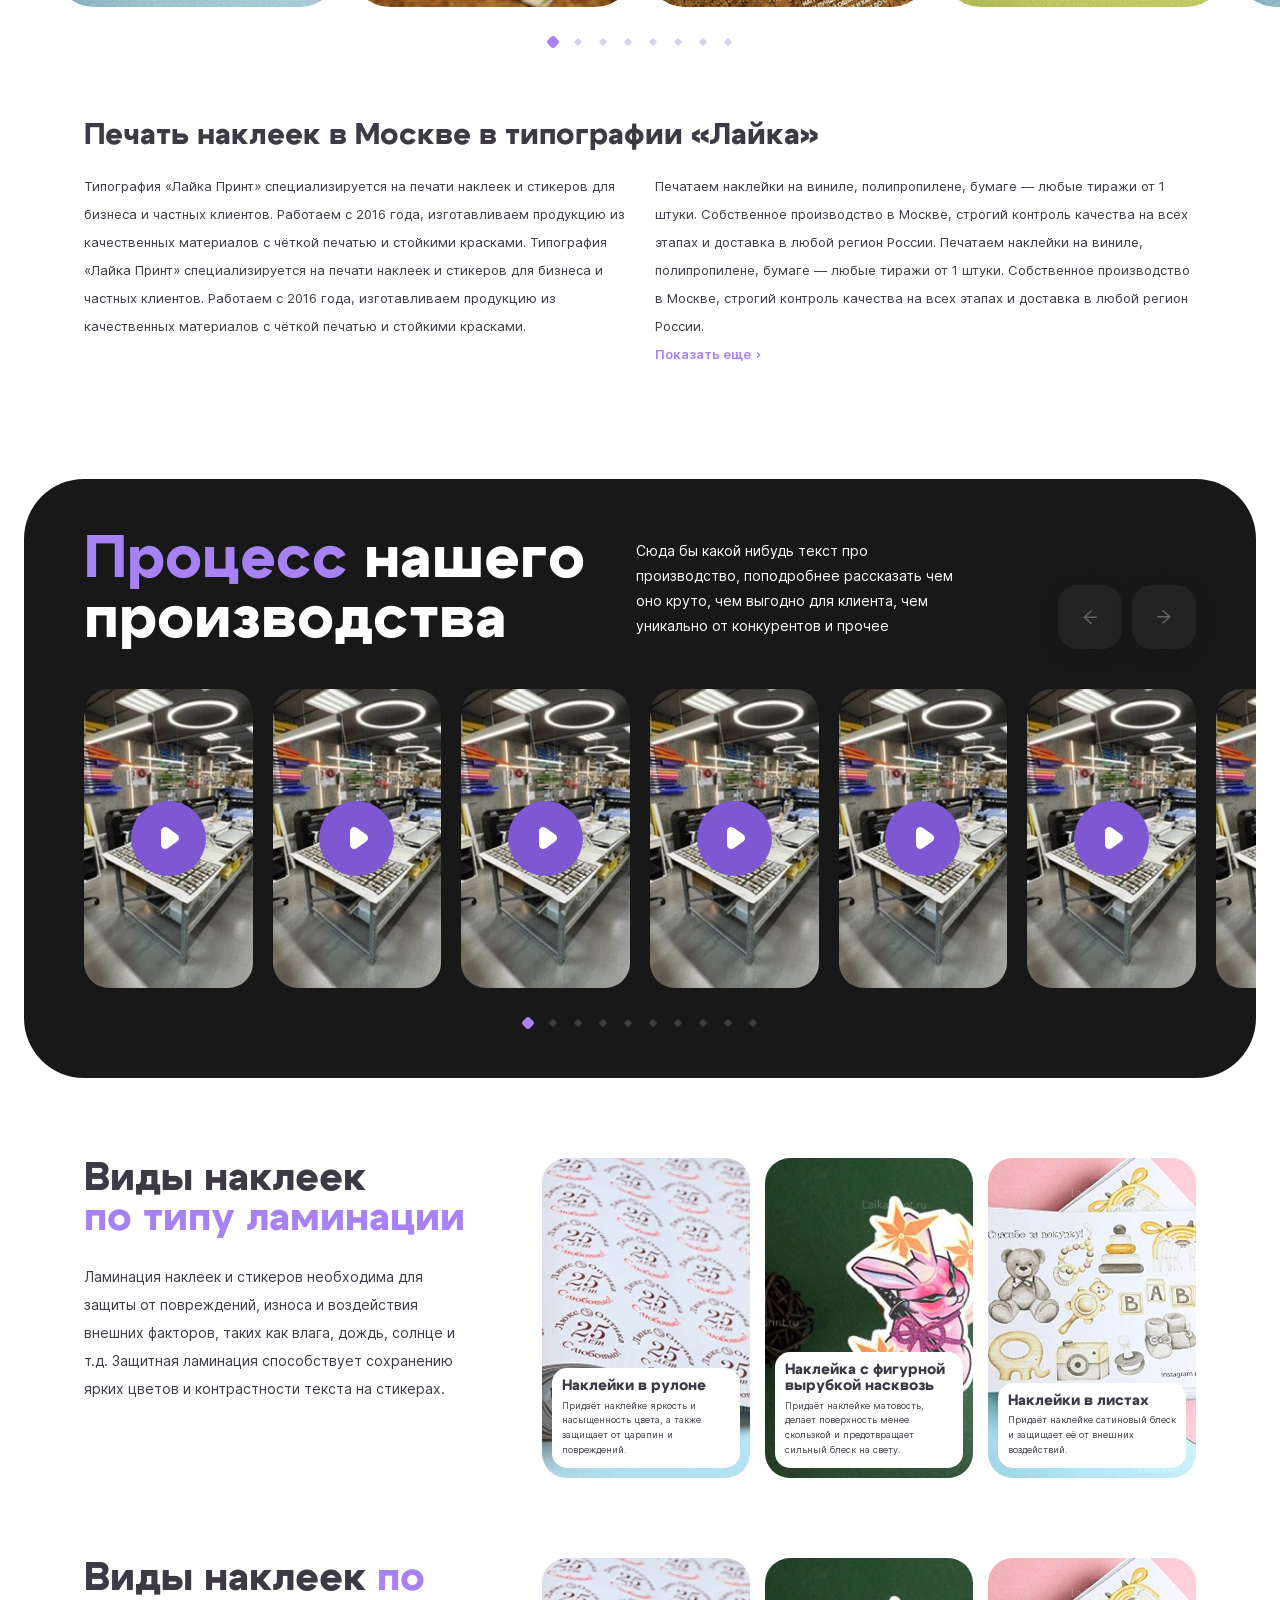
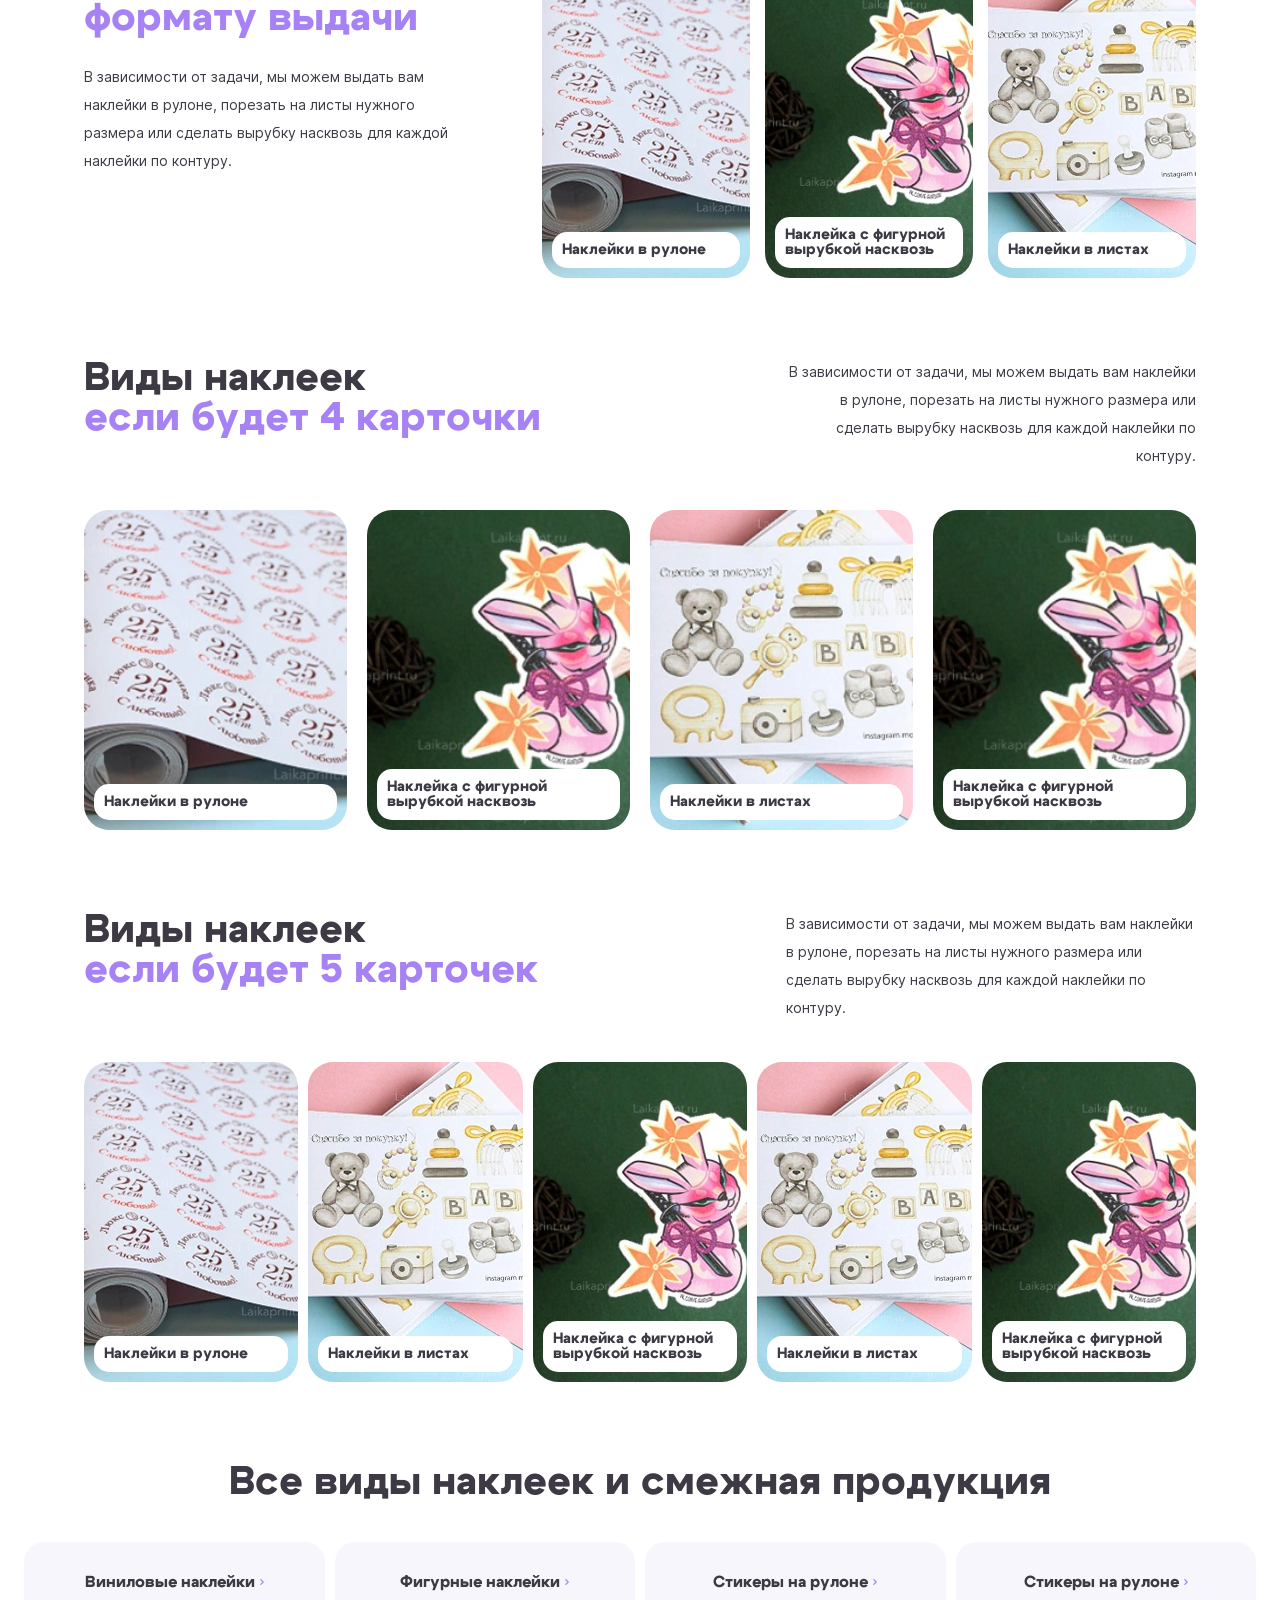
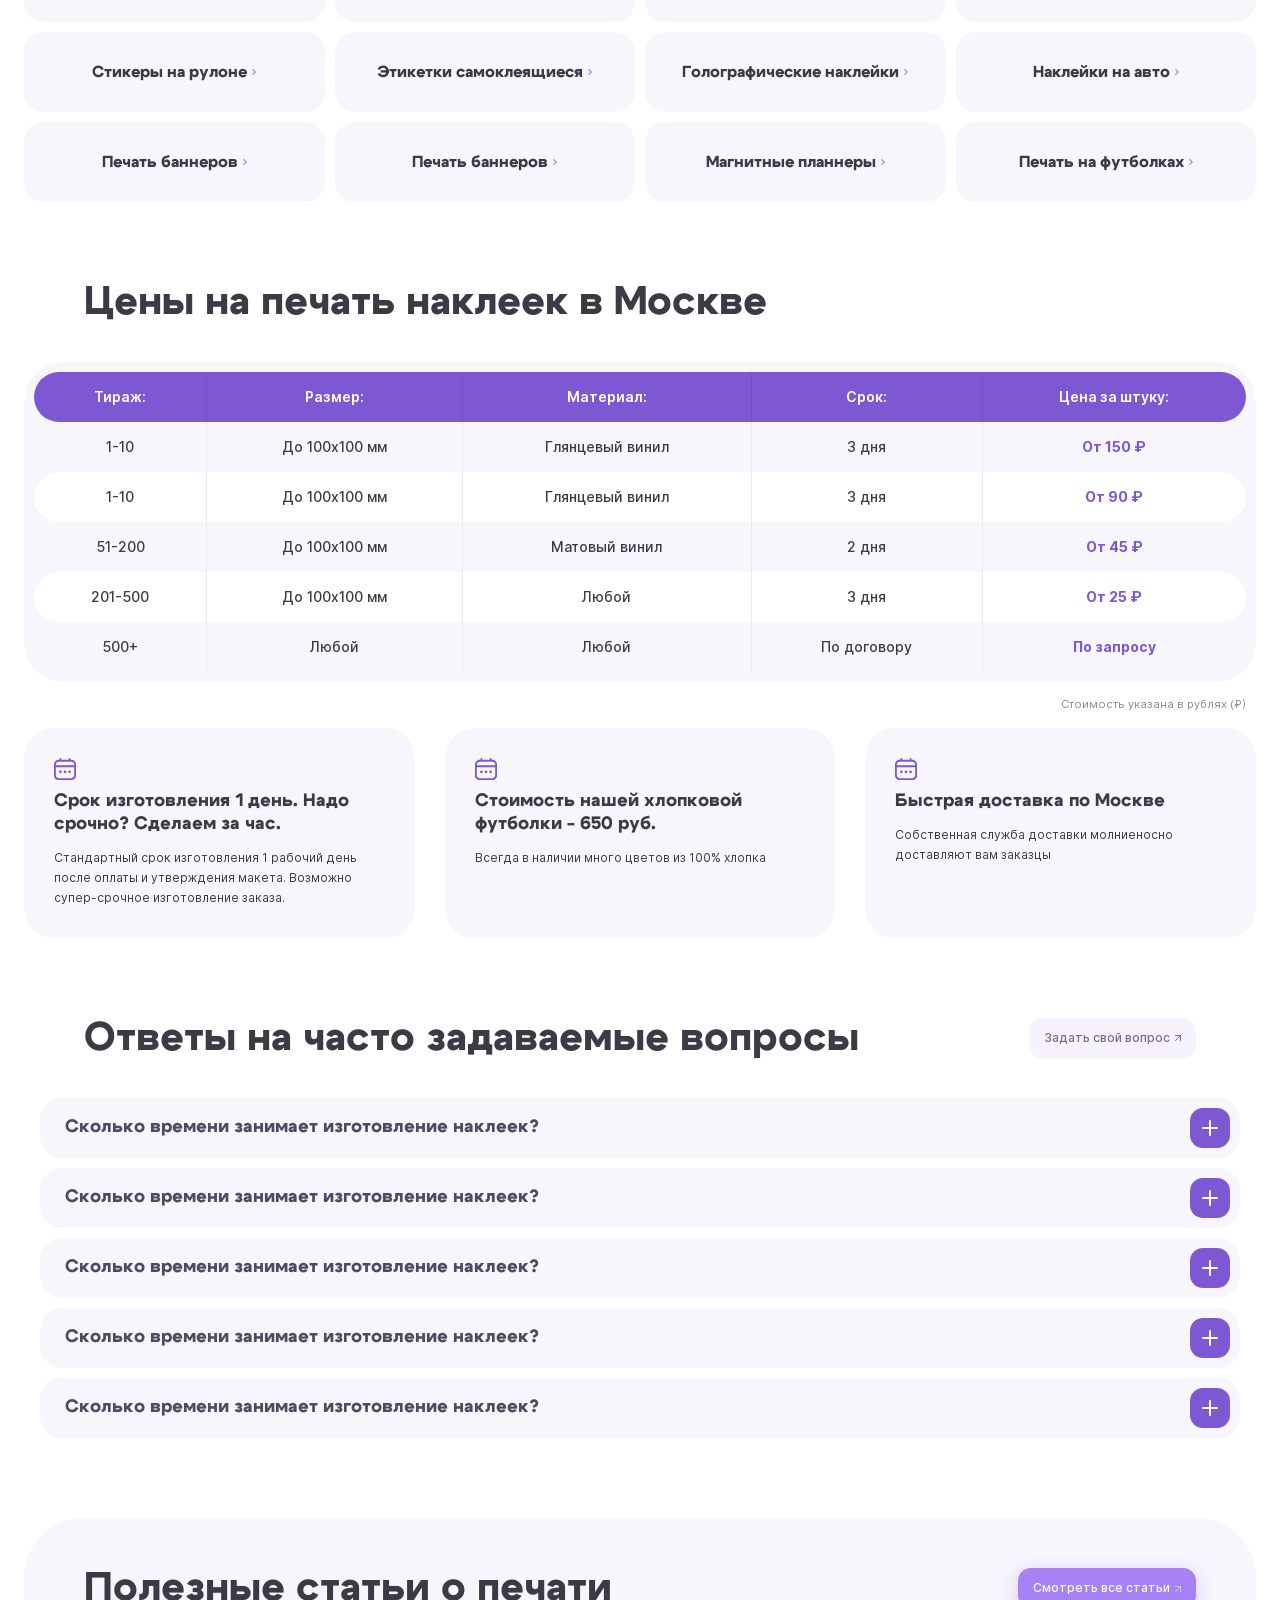
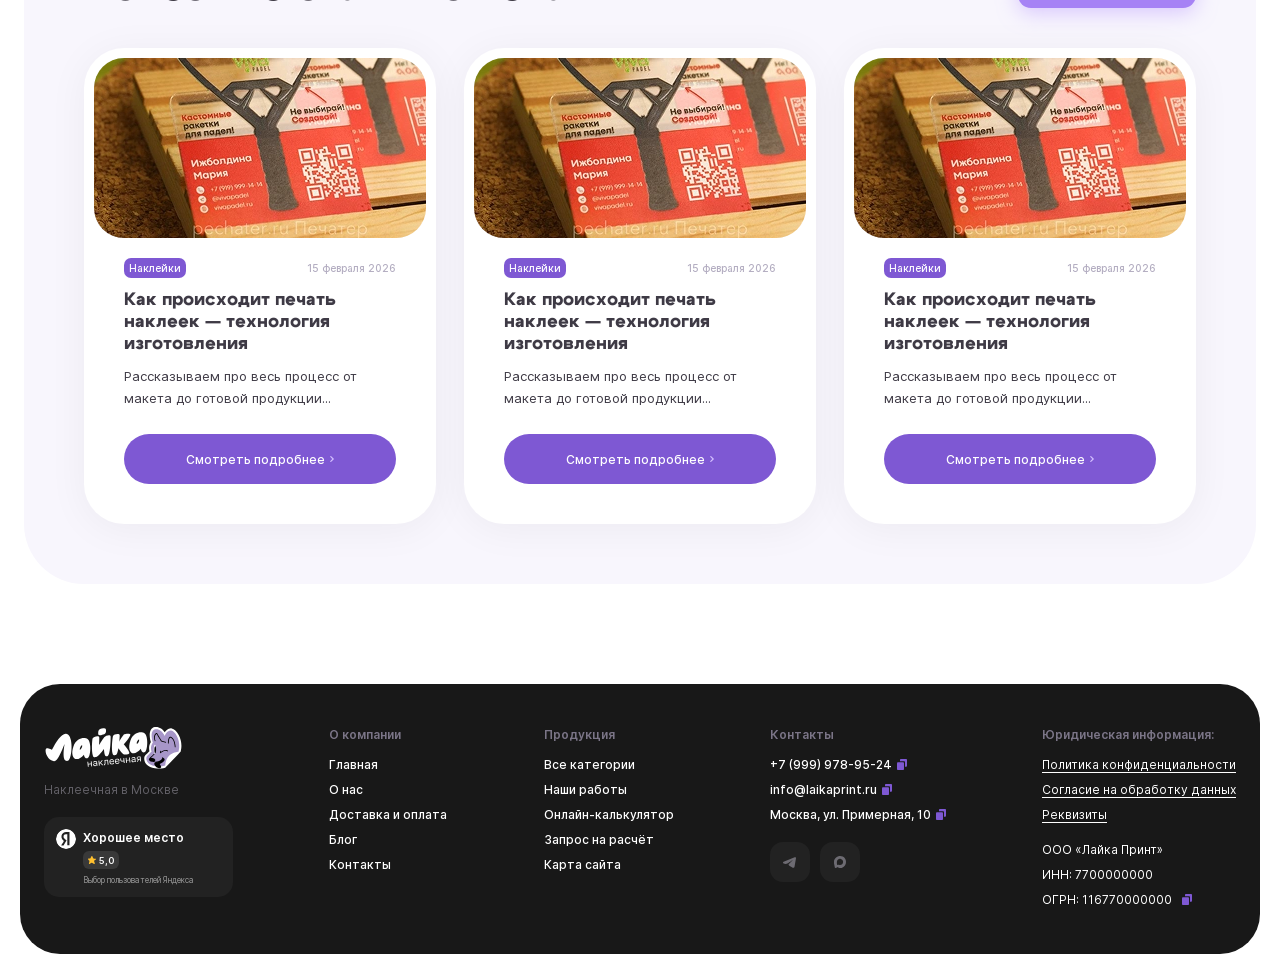
<file: service.html>
<!DOCTYPE html>
<html lang="ru">
	<head>
		<meta http-equiv="Content-Type" content="text/html; charset=utf-8">

		<!-- Adapting the page for mobile devices -->
		<meta name="viewport" content="width=device-width, initial-scale=1, maximum-scale=1">

		<!-- Prohibition of phone number recognition -->
		<meta name="format-detection" content="telephone=no">
		<meta name="SKYPE_TOOLBAR" content ="SKYPE_TOOLBAR_PARSER_COMPATIBLE">

		<!-- Page title -->
		<title>Заголовок страницы</title>

		<!-- Meta description -->
		<meta name="description" content="">

		<!-- Meta Keywords -->
		<meta name="keywords" content="">

		<!-- Changing the color of the mobile browser panel -->
		<meta name="msapplication-TileColor" content="#6AB12F">
		<meta name="theme-color" content="#6AB12F">

		<!-- Connecting style files -->
		<link rel="stylesheet" href="css/reset.css">
		<link rel="stylesheet" href="css/swiper-bundle.min.css">
		<link rel="stylesheet" href="css/swiper.css">
		<link rel="stylesheet" href="css/fancybox.css">
		<link rel="stylesheet" href="css/styles.css">
		<link rel="stylesheet" href="assets/css/blocks/service_head.css">
		<link rel="stylesheet" href="assets/css/blocks/projects.css">
		<link rel="stylesheet" href="assets/css/blocks/photo_gallery.css">
		<link rel="stylesheet" href="assets/css/blocks/seo_text.css">
		<link rel="stylesheet" href="assets/css/blocks/process.css">
		<link rel="stylesheet" href="assets/css/blocks/types.css">
		<link rel="stylesheet" href="assets/css/blocks/sub_categories.css">
		<link rel="stylesheet" href="assets/css/blocks/prices.css">
		<link rel="stylesheet" href="assets/css/blocks/advantages.css">
		<link rel="stylesheet" href="assets/css/blocks/FAQ.css">
		<link rel="stylesheet" href="assets/css/blocks/articles.css">
		<link rel="stylesheet" href="css/fonts.css">
	</head>

	<body>
		<div class="wrap">
			<div class="main">
				<header>
					<div class="cont">
						<div class="data">
							<div class="top">
								<a href="/" class="logo">
									<img src="images/logo.svg" alt="">
								</a>

								<nav class="menu">
									<div class="item">
										<a class="active">Главная</a>
									</div>

									<div class="item">
										<a href="/">О компании</a>
									</div>

									<div class="item">
										<a href="/">Доставка и оплата</a>
									</div>

									<div class="item">
										<a href="/">Блог</a>
									</div>

									<div class="item">
										<a href="/">Контакты</a>
									</div>
								</nav>

								<div class="contacts">
									<div class="messengers">
										<a href="/" target="_blank" rel="noopener nofollow" class="tg_link">
											<svg class="icon"><use xlink:href="images/sprite.svg#ic_tg"></use></svg>
										</a>

										<a href="/" target="_blank" rel="noopener nofollow" class="max_link">
											<svg class="icon"><use xlink:href="images/sprite.svg#ic_max"></use></svg>
										</a>
									</div>

									<div class="email">
										<a href="mailto:info@laikaprint.ru">
											<svg class="icon"><use xlink:href="images/sprite.svg#ic_email"></use></svg>

											<span>info@laikaprint.ru</span>
										</a>
									</div>

									<div class="phone">
										<a href="tel:+7 (999) 978-95-24">
											<svg class="icon"><use xlink:href="images/sprite.svg#ic_phone"></use></svg>

											<span>+7 (999) 978-95-24</span>
										</a>
									</div>
								</div>
							</div>

							<div class="bottom">
								<div class="links">
									<div>
										<button class="link primary"  popovertarget="sub_links_modal1" style="anchor-name: --sub-links-modal-btn;">
											<div class="icon_wrap">
												<svg class="icon"><use xlink:href="images/sprite.svg#ic_menu"></use></svg>

												<svg class="icon"><use xlink:href="images/sprite.svg#ic_close"></use></svg>
											</div>

											<span>Продукция</span>
										</button>

										<div class="sub_links tabs_container" style="position-anchor: --sub-links-modal-btn;" id="sub_links_modal1" popover>
											<div class="tabs">
												<button data-content="#sub_links_tab1" data-level="level1" class="btn active">
													<span>Наклейки</span>

													<svg class="icon"><use xlink:href="images/sprite.svg#ic_arr_hor"></use></svg>
												</button>

												<button data-content="#sub_links_tab2" data-level="level1" class="btn">
													<span>Мерч и сувениры</span>

													<svg class="icon"><use xlink:href="images/sprite.svg#ic_arr_hor"></use></svg>
												</button>

												<button data-content="#sub_links_tab3" data-level="level1" class="btn">
													<span>Печать на одежде</span>

													<svg class="icon"><use xlink:href="images/sprite.svg#ic_arr_hor"></use></svg>
												</button>

												<button data-content="#sub_links_tab2" data-level="level1" class="btn">
													<span>Мерч и сувениры</span>

													<svg class="icon"><use xlink:href="images/sprite.svg#ic_arr_hor"></use></svg>
												</button>

												<button data-content="#sub_links_tab3" data-level="level1" class="btn">
													<span>Печать на одежде</span>

													<svg class="icon"><use xlink:href="images/sprite.svg#ic_arr_hor"></use></svg>
												</button>

												<button data-content="#sub_links_tab2" data-level="level1" class="btn">
													<span>Мерч и сувениры</span>

													<svg class="icon"><use xlink:href="images/sprite.svg#ic_arr_hor"></use></svg>
												</button>

												<button data-content="#sub_links_tab3" data-level="level1" class="btn">
													<span>Печать на одежде</span>

													<svg class="icon"><use xlink:href="images/sprite.svg#ic_arr_hor"></use></svg>
												</button>

												<button data-content="#sub_links_tab2" data-level="level1" class="btn">
													<span>Мерч и сувениры</span>

													<svg class="icon"><use xlink:href="images/sprite.svg#ic_arr_hor"></use></svg>
												</button>

												<button data-content="#sub_links_tab3" data-level="level1" class="btn">
													<span>Печать на одежде</span>

													<svg class="icon"><use xlink:href="images/sprite.svg#ic_arr_hor"></use></svg>
												</button>
											</div>

											<div class="tab_content level1 active" id="sub_links_tab1">
												<div class="block_head row">
													<div class="title size_s">Наклейки</div>

													<a href="/" class="all_link">
														<span>Все наклейки</span>

														<svg class="icon"><use xlink:href="images/sprite.svg#ic_arr_hor"></use></svg>
													</a>
												</div>

												<div class="grid">
													<div class="main_col">
														<div class="catalog">
															<div class="grid_row">
																<a href="/" class="category">
																	<picture class="thumb">
																		<img src="images/tmp/category_thumb1.webp" alt="" loading="lazy" class="cover">
																	</picture>

																	<div class="info">
																		<div class="name">Виниловые наклейки</div>

																		<div class="price">от 250 ₽</div>
																	</div>
																</a>

																<a href="/" class="category">
																	<picture class="thumb">
																		<img src="images/tmp/category_thumb2.webp" alt="" loading="lazy" class="cover">
																	</picture>

																	<div class="info">
																		<div class="name">Объемные 3D-наклейки со смолой</div>

																		<div class="price">от 250 ₽</div>
																	</div>
																</a>

																<a href="/" class="category">
																	<picture class="thumb">
																		<img src="images/tmp/category_thumb3.webp" alt="" loading="lazy" class="cover">
																	</picture>

																	<div class="info">
																		<div class="name">Голографические</div>

																		<div class="price">от 250 ₽</div>
																	</div>
																</a>

																<a href="/" class="category">
																	<picture class="thumb">
																		<img src="images/tmp/category_thumb4.webp" alt="" loading="lazy" class="cover">
																	</picture>

																	<div class="info">
																		<div class="name">Прозрачные</div>

																		<div class="price">от 250 ₽</div>
																	</div>
																</a>

																<a href="/" class="category">
																	<picture class="thumb">
																		<img src="images/tmp/category_thumb5.webp" alt="" loading="lazy" class="cover">
																	</picture>

																	<div class="info">
																		<div class="name">УФ-ДТФ наклейки</div>

																		<div class="price">от 250 ₽</div>
																	</div>
																</a>

																<a href="/" class="category">
																	<picture class="thumb">
																		<img src="images/tmp/category_thumb6.webp" alt="" loading="lazy" class="cover">
																	</picture>

																	<div class="info">
																		<div class="name">Наклейки с логотипом</div>

																		<div class="price">от 250 ₽</div>
																	</div>
																</a>
															</div>
														</div>

														<div class="sub_links_links">
															<div>
																<div class="title">По материалу:</div>

																<div class="items">
																	<div><a href="/">Виниловые</a></div>

																	<div><a href="/">Бумажные</a></div>

																	<div><a href="/">Ламинированные</a></div>

																	<div><a href="/">Прозрачные</a></div>

																	<div><a href="/">Голографические</a></div>

																	<div><a href="/">Светоотражающие</a></div>
																</div>
															</div>

															<div>
																<div class="title">По материалу:</div>

																<div class="items">
																	<div><a href="/">УФ-печать</a></div>

																	<div><a href="/">УФ-ДТФ</a></div>

																	<div><a href="/">Объёмные со смолой</a></div>

																	<div><a href="/">Объёмные стикерпаки</a></div>

																	<div><a href="/">Флексопечать</a></div>
																</div>
															</div>

															<div>
																<div class="title">Форма и резка:</div>

																<div class="items">
																	<div><a href="/">С контурной резкой</a></div>

																	<div><a href="/">Круглые</a></div>

																	<div><a href="/">Овальные</a></div>

																	<div><a href="/">Квадратные</a></div>
																</div>
															</div>

															<div>
																<div class="title">Форма и резка:</div>

																<div class="items">
																	<div><a href="/">Стикеры</a></div>

																	<div><a href="/">Этикетки</a></div>

																	<div><a href="/">Наклейки в рулоне</a></div>

																	<div><a href="/">На стекло и окна</a></div>

																	<div><a href="/">Для маркетплейсов и упаковки</a></div>
																</div>
															</div>
														</div>
													</div>

													<form action="" class="form">
														<picture class="image">
															<img src="images/sub_links_form_img.webp" alt="" loading="lazy">
														</picture>

														<div class="title">Не знаете, какой материал?</div>

														<div class="desc">Пришлите идею,<br> подберём за 15 минут</div>

														<div class="line">
															<div class="field">
																<input type="text" name="" value="" class="input" placeholder="Telegram или телефон">
															</div>
														</div>

														<div class="line">
															<div class="field">
																<input type="text" name="" value="" class="input" placeholder="Что хотите напечатать?">
															</div>
														</div>

														<div class="line agree">
															<div class="field">
																<label class="checkbox">
																	<input type="checkbox" name="agree">

																	<span class="check"></span>

																	<span>Я согласен с политикой <a href="/" target="_blank">обработки персональных данных</a></span>
																</label>
															</div>
														</div>

														<div class="submit">
															<button type="submit" class="submit_btn">
																<span>Отправить заявку</span>

																<span class="icon">
																	<svg><use xlink:href="images/sprite.svg#ic_arr_hor"></use></svg>
																</span>
															</button>
														</div>
													</form>
												</div>
											</div>

											<div class="tab_content level1" id="sub_links_tab2">

											</div>

											<div class="tab_content level1" id="sub_links_tab3">

											</div>
										</div>
									</div>

									<div><a href="/" class="link">
										<span>Наши работы</span>
									</a></div>

									<div><a href="/" class="link">
										<svg class="icon"><use xlink:href="images/sprite.svg#ic_calc"></use></svg>

										<span>Онлайн-калькулятор</span>
									</a></div>

									<div><a href="/" class="link">
										<span>Запрос на расчёт</span>

										<svg class="arrow"><use xlink:href="images/sprite.svg#ic_arrow_diagonal"></use></svg>
									</a></div>
								</div>

								<form action="" class="search">
									<input type="text" name="" value="" class="input" placeholder="Поиск по сайту">

									<button type="submit" class="submit_btn">
										<svg class="icon"><use xlink:href="images/sprite.svg#ic_search"></use></svg>
									</button>
								</form>

								<button class="callback_btn" data-open-modal data-modal="callback_modal">
									<span>Заказать звонок</span>

									<svg class="icon"><use xlink:href="images/sprite.svg#ic_arr_hor"></use></svg>
								</button>
							</div>
						</div>
					</div>
				</header>


				<section class="mob_header mob_header_top">
					<div class="cont">
						<a href="/" class="logo">
							<img src="images/logo.svg" alt="">
						</a>

						<a href="tel:+7 (999) 978-95-24" class="phone_link">
							<svg class="icon"><use xlink:href="images/sprite.svg#ic_phone"></use></svg>
						</a>

						<div class="messengers">
							<a href="/" target="_blank" rel="noopener nofollow" class="tg_link">
								<svg class="icon"><use xlink:href="images/sprite.svg#ic_tg"></use></svg>
							</a>

							<a href="/" target="_blank" rel="noopener nofollow" class="max_link">
								<svg class="icon"><use xlink:href="images/sprite.svg#ic_max"></use></svg>
							</a>
						</div>

						<button class="mob_menu_btn">
							<svg class="icon"><use xlink:href="images/sprite.svg#ic_menu"></use></svg>
						</button>
					</div>
				</section>


				<section class="mob_header mob_header_bottom">
					<div class="cont">
						<div class="location">
							<svg class="icon"><use xlink:href="images/sprite.svg#ic_location"></use></svg>

							<div>
								<div class="address">Москва, ул. Кожевническая, 7</div>
								<div>м. Павелецкая, с 10:00 до 19:00</div>
							</div>
						</div>

						<button class="order_btn" data-open-modal data-modal="callback_modal">
							<span>Заказать звонок</span>

							<svg class="icon"><use xlink:href="images/sprite.svg#ic_arr_hor"></use></svg>
						</button>
					</div>
				</section>


				<section class="mob_menu">
					<div class="sticky">
						<form action="" class="search">
							<input type="text" name="" value="" class="input" placeholder="Поиск по сайту">

							<button type="submit" class="submit_btn">
								<svg class="icon"><use xlink:href="images/sprite.svg#ic_search"></use></svg>
							</button>
						</form>

						<button class="close_btn">
							<svg class="icon"><use xlink:href="images/sprite.svg#ic_close"></use></svg>
						</button>
					</div>

					<div class="scroll">
						<button class="catalog_btn">
							<div class="icon">
								<svg><use xlink:href="images/sprite.svg#ic_menu"></use></svg>
							</div>

							<span>
								<span>Каталог</span>
								<small>Наша продукция, что мы делаем</small>
							</span>

							<svg class="arr"><use xlink:href="images/sprite.svg#ic_arr_hor"></use></svg>
						</button>

						<div class="menu">
							<div><a href="/">
								<span>Наши работы</span>

								<svg class="arr"><use xlink:href="images/sprite.svg#ic_arr_hor"></use></svg>
							</a></div>

							<div><a href="/">
								<span>Онлайн-калькулятор</span>

								<svg class="arr"><use xlink:href="images/sprite.svg#ic_arr_hor"></use></svg>
							</a></div>

							<div><button>
								<span>Запрос на расчёт</span>

								<svg class="arr"><use xlink:href="images/sprite.svg#ic_arr_hor"></use></svg>
							</button></div>

							<div class="divider"></div>

							<div><a href="/">
								<span>Главная</span>

								<svg class="arr"><use xlink:href="images/sprite.svg#ic_arr_hor"></use></svg>
							</a></div>

							<div><a href="/">
								<span>О компании</span>

								<svg class="arr"><use xlink:href="images/sprite.svg#ic_arr_hor"></use></svg>
							</a></div>

							<div><a href="/">
								<span>Контакты</span>

								<svg class="arr"><use xlink:href="images/sprite.svg#ic_arr_hor"></use></svg>
							</a></div>

							<div><a href="/">
								<span>Доставка и оплата</span>

								<svg class="arr"><use xlink:href="images/sprite.svg#ic_arr_hor"></use></svg>
							</a></div>

							<div><a href="/">
								<span>Блог</span>

								<svg class="arr"><use xlink:href="images/sprite.svg#ic_arr_hor"></use></svg>
							</a></div>
						</div>

						<div class="contacts">
							<div class="phone">
								<a href="tel:+7 (999) 978-95-24">
									<svg class="icon"><use xlink:href="images/sprite.svg#ic_phone2"></use></svg>

									<span>+7 (999) 978-95-24</span>

									<svg class="arr"><use xlink:href="images/sprite.svg#ic_arr_hor"></use></svg>
								</a>
							</div>

							<div class="email">
								<a href="mailto:info@laikaprint.ru">
									<svg class="icon"><use xlink:href="images/sprite.svg#ic_email2"></use></svg>

									<span>info@laikaprint.ru</span>

									<svg class="arr"><use xlink:href="images/sprite.svg#ic_arr_hor"></use></svg>
								</a>
							</div>

							<div class="location">
								<svg class="icon"><use xlink:href="images/sprite.svg#ic_location"></use></svg>

								<div>
									<span class="address">Москва, ул. Кожевническая, 7</span>

									<span>м. Павелецкая, с 10:00 до 19:00</span>
								</div>
							</div>

							<button class="btn">
								<span>Рассчитать заказ</span>

								<span class="icon">
									<svg><use xlink:href="images/sprite.svg#ic_arr_hor"></use></svg>
								</span>
							</button>
						</div>
					</div>

					<div class="catalog_inner">
						<button class="back_btn">
							<span class="icon">
								<svg><use xlink:href="images/sprite.svg#ic_arrow_hor"></use></svg>
							</span>

							<span>Вернуться назад</span>
						</button>

						<div class="items">
							<div>
								<a href="#" class="btn">
									<picture class="icon">
										<img src="images/tmp/ic_catalog_inner1.svg" alt="" loading="lazy">
									</picture>

									<span>
										<span>Наклейки</span>
										<small>Смотреть раздел</small>
									</span>

									<svg class="arr"><use xlink:href="images/sprite.svg#ic_arr_hor"></use></svg>
								</a>

								<div class="sub">
									<button class="back_btn">
										<span class="icon">
											<svg><use xlink:href="images/sprite.svg#ic_arrow_hor"></use></svg>
										</span>

										<span>Вернуться назад</span>
									</button>

									<div class="title">Наклейки</div>

									<div class="grid_row">
										<a href="/" class="category">
											<picture class="thumb">
												<img src="images/tmp/category_thumb1.webp" alt="" loading="lazy" class="cover">
											</picture>

											<div class="info">
												<div class="name">Виниловые наклейки</div>
											</div>
										</a>

										<a href="/" class="category">
											<picture class="thumb">
												<img src="images/tmp/category_thumb2.webp" alt="" loading="lazy" class="cover">
											</picture>

											<div class="info">
												<div class="name">Объемные 3D-наклейки со смолой</div>
											</div>
										</a>

										<a href="/" class="category">
											<picture class="thumb">
												<img src="images/tmp/category_thumb3.webp" alt="" loading="lazy" class="cover">
											</picture>

											<div class="info">
												<div class="name">Голографические</div>
											</div>
										</a>

										<a href="/" class="category">
											<picture class="thumb">
												<img src="images/tmp/category_thumb4.webp" alt="" loading="lazy" class="cover">
											</picture>

											<div class="info">
												<div class="name">Прозрачные</div>
											</div>
										</a>

										<a href="/" class="category">
											<picture class="thumb">
												<img src="images/tmp/category_thumb5.webp" alt="" loading="lazy" class="cover">
											</picture>

											<div class="info">
												<div class="name">УФ-ДТФ наклейки</div>
											</div>
										</a>

										<a href="/" class="category">
											<picture class="thumb">
												<img src="images/tmp/category_thumb6.webp" alt="" loading="lazy" class="cover">
											</picture>

											<div class="info">
												<div class="name">Наклейки с логотипом</div>
											</div>
										</a>
									</div>

									<div class="section">
										<div class="name">По материалу:</div>

										<div class="items">
											<div><a href="/">
												<span>Виниловые</span>

												<svg class="arr"><use xlink:href="images/sprite.svg#ic_arr_hor"></use></svg>
											</a></div>

											<div><a href="/">
												<span>Прозрачные</span>

												<svg class="arr"><use xlink:href="images/sprite.svg#ic_arr_hor"></use></svg>
											</a></div>

											<div><a href="/">
												<span>Бумажные</span>

												<svg class="arr"><use xlink:href="images/sprite.svg#ic_arr_hor"></use></svg>
											</a></div>

											<div><a href="/">
												<span>Голографические</span>

												<svg class="arr"><use xlink:href="images/sprite.svg#ic_arr_hor"></use></svg>
											</a></div>

											<div><a href="/">
												<span>Ламинированные</span>

												<svg class="arr"><use xlink:href="images/sprite.svg#ic_arr_hor"></use></svg>
											</a></div>

											<div><a href="/">
												<span>Светоотражающие</span>

												<svg class="arr"><use xlink:href="images/sprite.svg#ic_arr_hor"></use></svg>
											</a></div>
										</div>
									</div>

									<div class="section">
										<div class="name">По материалу:</div>

										<div class="items">
											<div><a href="/">
												<span>Виниловые</span>

												<svg class="arr"><use xlink:href="images/sprite.svg#ic_arr_hor"></use></svg>
											</a></div>

											<div><a href="/">
												<span>Прозрачные</span>

												<svg class="arr"><use xlink:href="images/sprite.svg#ic_arr_hor"></use></svg>
											</a></div>

											<div><a href="/">
												<span>Бумажные</span>

												<svg class="arr"><use xlink:href="images/sprite.svg#ic_arr_hor"></use></svg>
											</a></div>

											<div><a href="/">
												<span>Голографические</span>

												<svg class="arr"><use xlink:href="images/sprite.svg#ic_arr_hor"></use></svg>
											</a></div>

											<div><a href="/">
												<span>Ламинированные</span>

												<svg class="arr"><use xlink:href="images/sprite.svg#ic_arr_hor"></use></svg>
											</a></div>

											<div><a href="/">
												<span>Светоотражающие</span>

												<svg class="arr"><use xlink:href="images/sprite.svg#ic_arr_hor"></use></svg>
											</a></div>
										</div>
									</div>

									<div class="section">
										<div class="name">По материалу:</div>

										<div class="items">
											<div><a href="/">
												<span>Виниловые</span>

												<svg class="arr"><use xlink:href="images/sprite.svg#ic_arr_hor"></use></svg>
											</a></div>

											<div><a href="/">
												<span>Прозрачные</span>

												<svg class="arr"><use xlink:href="images/sprite.svg#ic_arr_hor"></use></svg>
											</a></div>

											<div><a href="/">
												<span>Бумажные</span>

												<svg class="arr"><use xlink:href="images/sprite.svg#ic_arr_hor"></use></svg>
											</a></div>

											<div><a href="/">
												<span>Голографические</span>

												<svg class="arr"><use xlink:href="images/sprite.svg#ic_arr_hor"></use></svg>
											</a></div>

											<div><a href="/">
												<span>Ламинированные</span>

												<svg class="arr"><use xlink:href="images/sprite.svg#ic_arr_hor"></use></svg>
											</a></div>

											<div><a href="/">
												<span>Светоотражающие</span>

												<svg class="arr"><use xlink:href="images/sprite.svg#ic_arr_hor"></use></svg>
											</a></div>
										</div>
									</div>
								</div>
							</div>

							<div>
								<a href="#" class="btn">
									<picture class="icon">
										<img src="images/tmp/ic_catalog_inner2.svg" alt="" loading="lazy">
									</picture>

									<span>
										<span>Визитки</span>
										<small>Смотреть раздел</small>
									</span>

									<svg class="arr"><use xlink:href="images/sprite.svg#ic_arr_hor"></use></svg>
								</a>
							</div>

							<div>
								<a href="#" class="btn">
									<picture class="icon">
										<img src="images/tmp/ic_catalog_inner3.svg" alt="" loading="lazy">
									</picture>

									<span>
										<span>Полиграфия</span>
										<small>Смотреть раздел</small>
									</span>

									<svg class="arr"><use xlink:href="images/sprite.svg#ic_arr_hor"></use></svg>
								</a>
							</div>

							<div>
								<a href="#" class="btn">
									<picture class="icon">
										<img src="images/tmp/ic_catalog_inner4.svg" alt="" loading="lazy">
									</picture>

									<span>
										<span>Коробка</span>
										<small>Смотреть раздел</small>
									</span>

									<svg class="arr"><use xlink:href="images/sprite.svg#ic_arr_hor"></use></svg>
								</a>
							</div>
						</div>
					</div>
				</section>


				<section class="page_head">
					<div class="cont">
						<div class="breadcrumbs">
							<a href="/">Главная страница</a>

							<span class="sep">/</span>

							<span class="current">Печать наклеек</span>
						</div>
					</div>
				</section>


				<section class="service_head block s_m">
					<div class="cont">
						<div class="info">
							<h1 class="title">Печать наклеек</h1>

							<picture class="image">
								<img src="images/tmp/service_head_img.webp" alt="" loading="lazy" class="cover">
							</picture>

							<div class="desc text_block">
								<p>Изготавливаем виниловые наклейки, стикеры и этикетки любых форм. Быстро, качественно, с доставкой по Мсокве и России</p>
							</div>
						</div>

						<div class="data">
							<div class="top">
								<div class="title">Закажите прямо сейчас онлайн</div>

								<div class="exp">Цена пересчитывается мгновенно</div>
							</div>

							<form class="form grid" id="service_order_form">
								<div class="section clip full_w">
									<div class="title">
										<span>Материал</span>

										<div class="tooltip">
											<div class="icon">
												<svg><use xlink:href="images/sprite.svg#ic_tooltip"></use></svg>
											</div>

											<div class="hover"></div>
										</div>
									</div>

									<div class="items inline">
										<label class="radio">
											<input type="radio" name="group1" checked>

											<div>
												<span>Белая матовая</span>

												<svg class="star"><use xlink:href="images/sprite.svg#ic_star"></use></svg>
											</div>
										</label>

										<label class="radio">
											<input type="radio" name="group1">

											<div>
												<span>Белая глянцевая</span>
											</div>
										</label>

										<label class="radio">
											<input type="radio" name="group1">

											<div>
												<span>Прозрачная матовая</span>
											</div>
										</label>

										<label class="radio">
											<input type="radio" name="group1">

											<div>
												<span>Прозрачная глянцевая</span>
											</div>
										</label>

										<button type="button" class="spoler_btn">
											<span>Показать еще</span>
											<span>Свернуть</span>
										</button>
									</div>
								</div>

								<div class="section">
									<div class="title">
										<span>Ламинация</span>

										<div class="tooltip">
											<div class="icon">
												<svg><use xlink:href="images/sprite.svg#ic_tooltip"></use></svg>
											</div>

											<div class="hover"></div>
										</div>
									</div>

									<div class="items">
										<label class="radio">
											<input type="radio" name="group2">

											<div>
												<span>Без ламинации</span>
											</div>
										</label>

										<label class="radio">
											<input type="radio" name="group2" checked>

											<div>
												<span>Матовая</span>
											</div>
										</label>

										<label class="radio">
											<input type="radio" name="group2">

											<div>
												<span>Глянцевая</span>
											</div>
										</label>
									</div>
								</div>

								<div class="section">
									<div class="title">
										<span>Нарезка наклеек</span>
									</div>

									<div class="items">
										<label class="radio">
											<input type="radio" name="group3" checked>

											<div>
												<span>На листе</span>
											</div>
										</label>

										<label class="radio">
											<input type="radio" name="group3">

											<div>
												<span>Поштучно</span>
											</div>
										</label>
									</div>
								</div>

								<div class="section l_h col2 full_w no_bg">
									<div class="size">
										<div class="title">Размер</div>

										<div class="items">
											<label class="radio">
												<input type="radio" name="group4" checked>

												<div>
													<span>4х4 см</span>
												</div>
											</label>

											<label class="radio">
												<input type="radio" name="group4">

												<div>
													<span>4х4 см</span>
												</div>
											</label>

											<label class="radio">
												<input type="radio" name="group4">

												<div>
													<span>4х4 см</span>
												</div>
											</label>

											<label class="radio">
												<input type="radio" name="group4">

												<div>
													<span>4х4 см</span>
												</div>
											</label>

											<label class="radio">
												<input type="radio" name="group4">

												<div>
													<span>4х4 см</span>
												</div>
											</label>

											<label class="radio">
												<input type="radio" name="group4">

												<div>
													<span>4х4 см</span>
												</div>
											</label>

											<label class="radio">
												<input type="radio" name="group4">

												<div>
													<span>4х4 см</span>
												</div>
											</label>

											<label class="radio">
												<input type="radio" name="group4">

												<div>
													<span>4х4 см</span>
												</div>
											</label>
										</div>

										<div class="mob_items">
											<select name="" data-placeholder=" ">
												<option value="1" selected>4х4 см</option>
												<option value="2">4х4 см</option>
												<option value="3">4х4 см</option>
												<option value="4">4х4 см</option>
												<option value="5">4х4 см</option>
											</select>

											<svg class="arr"><use xlink:href="images/sprite.svg#ic_arr_hor"></use></svg>
										</div>
									</div>

									<div class="circulation">
										<div class="title">Тираж</div>

										<div class="items">
											<div class="line">
												<label class="radio">
													<input type="radio" name="group5" checked>

													<div>
														<span>4000 шт</span>
													</div>
												</label>

												<div class="price">
													<span>3 000 ₽</span>
												</div>
											</div>

											<div class="line">
												<label class="radio">
													<input type="radio" name="group5">

													<div>
														<span>4000 шт</span>
													</div>
												</label>

												<div class="price">
													<span>3 000 ₽</span>

													<span class="discount">-26%</span>
												</div>
											</div>

											<div class="line">
												<label class="radio">
													<input type="radio" name="group5">

													<div>
														<span>4000 шт</span>
													</div>
												</label>

												<div class="price">
													<span>3 000 ₽</span>

													<span class="discount">-26%</span>
												</div>
											</div>

											<div class="line">
												<label class="radio">
													<input type="radio" name="group5">

													<div>
														<span>4000 шт</span>
													</div>
												</label>

												<div class="price">
													<span>3 000 ₽</span>

													<span class="discount">-26%</span>
												</div>
											</div>

											<div class="line">
												<label class="radio">
													<input type="radio" name="group5">

													<div>
														<span>4000 шт</span>
													</div>
												</label>

												<div class="price">
													<span>3 000 ₽</span>

													<span class="discount">-26%</span>
												</div>
											</div>

											<div class="line">
												<label class="radio">
													<input type="radio" name="group5">

													<div>
														<span>4000 шт</span>
													</div>
												</label>

												<div class="price">
													<span>3 000 ₽</span>

													<span class="discount">-26%</span>
												</div>
											</div>

											<div class="line">
												<label class="radio">
													<input type="radio" name="group5">

													<div>
														<span>4000 шт</span>
													</div>
												</label>

												<div class="price">
													<span>3 000 ₽</span>

													<span class="discount">-26%</span>
												</div>
											</div>

											<div class="line">
												<label class="radio">
													<input type="radio" name="group5">

													<div>
														<span>4000 шт</span>
													</div>
												</label>

												<div class="price">
													<span>3 000 ₽</span>

													<span class="discount">-26%</span>
												</div>
											</div>
										</div>

										<div class="mob_items">
											<select name="" data-placeholder=" ">
												<option value="1" selected>4000 шт</option>
												<option value="2">4000 шт</option>
												<option value="3">4000 шт</option>
												<option value="4">4000 шт</option>
												<option value="5">4000 шт</option>
											</select>

											<svg class="arr"><use xlink:href="images/sprite.svg#ic_arr_hor"></use></svg>
										</div>
									</div>
								</div>

								<div class="section l_h col3 full_w">
									<div class="title">Ваш макет (при наличии)</div>

									<div class="desc">можно загрузить позже</div>

									<div class="file">
										<label>
											<input type="file" name="file">

											<div class="drag_drop">
												<svg class="icon"><use xlink:href="images/sprite.svg#ic_upload"></use></svg>

												<div class="name">Перетащите файл<br> или нажмите для загрузки</div>

												<div class="desc">PDF, AI, PSD, CDR, EPS — до 50 МБ</div>
											</div>
										</label>
									</div>

									<div class="comment">
										<div class="field">
											<svg class="icon"><use xlink:href="images/sprite.svg#ic_edit"></use></svg>

											<textarea name="" placeholder="Комментарий к макету"></textarea>
										</div>
									</div>
								</div>
							</form>

							<div class="selected">
								<div class="label">Ваш заказ:</div>

								<div class="items">
									<button class="btn">
										<span>Белая матовая</span>

										<svg class="icon"><use xlink:href="images/sprite.svg#ic_close"></use></svg>
									</button>

									<button class="btn">
										<span>Без ламинации</span>

										<svg class="icon"><use xlink:href="images/sprite.svg#ic_close"></use></svg>
									</button>

									<button class="btn">
										<span>4х4</span>

										<svg class="icon"><use xlink:href="images/sprite.svg#ic_close"></use></svg>
									</button>

									<button class="btn">
										<span>200 шт</span>

										<svg class="icon"><use xlink:href="images/sprite.svg#ic_close"></use></svg>
									</button>

									<button class="btn">
										<span>На общей подложке</span>

										<svg class="icon"><use xlink:href="images/sprite.svg#ic_close"></use></svg>
									</button>
								</div>
							</div>

							<div class="bottom">
								<div class="price">
									<span>3000 ₽</span> <small>(15 ₽/шт.)</small>
								</div>

								<button type="submit" form="service_order_form" class="btn">
									<span>Заказать</span>

									<span class="icon">
										<svg><use xlink:href="images/sprite.svg#ic_arr_hor"></use></svg>
									</span>
								</button>
							</div>
						</div>
					</div>
				</section>


				<section class="block tabs_container">
					<div class="cont">
						<div class="tabs mob_hide">
							<button data-content="#tab1" data-level="level1" class="btn active">Проекты портфолио</button>

							<button data-content="#tab2" data-level="level1" class="btn">Фото продукции</button>
						</div>

						<div class="tab_content level1 active" id="tab1">
							<div class="projects">
								<div class="block_head mob">
									<div class="title">Проекты портфолио</div>
								</div>

								<div class="swiper">
									<div class="swiper-wrapper">
										<div class="swiper-slide">
											<a href="/" class="project">
												<picture class="thumb">
													<img src="images/tmp/project_thumb1.webp" alt="" loading="lazy" class="cover">
												</picture>

												<div class="info">
													<div class="category">Визитки</div>

													<div class="name">Стильная металлическая визитка с УФ-печатью для Нью Левел</div>

													<div class="link">
														<span>Смотреть подробнее</span>

														<svg class="icon"><use xlink:href="images/sprite.svg#ic_arr_hor"></use></svg>
													</div>
												</div>
											</a>
										</div>

										<div class="swiper-slide">
											<a href="/" class="project">
												<picture class="thumb">
													<img src="images/tmp/project_thumb2.webp" alt="" loading="lazy" class="cover">
												</picture>

												<div class="info">
													<div class="category">Визитки</div>

													<div class="name">Фирменная пластиковая визитка для VIVA padel</div>

													<div class="link">
														<span>Смотреть подробнее</span>

														<svg class="icon"><use xlink:href="images/sprite.svg#ic_arr_hor"></use></svg>
													</div>
												</div>
											</a>
										</div>

										<div class="swiper-slide">
											<a href="/" class="project">
												<picture class="thumb">
													<img src="images/tmp/project_thumb3.webp" alt="" loading="lazy" class="cover">
												</picture>

												<div class="info">
													<div class="category">Сувениры</div>

													<div class="name">Фигурный стенд в форме «Звезда» с УФ-печатью для Федерального гребного спорта</div>

													<div class="link">
														<span>Смотреть подробнее</span>

														<svg class="icon"><use xlink:href="images/sprite.svg#ic_arr_hor"></use></svg>
													</div>
												</div>
											</a>
										</div>

										<div class="swiper-slide">
											<a href="/" class="project">
												<picture class="thumb">
													<img src="images/tmp/project_thumb4.webp" alt="" loading="lazy" class="cover">
												</picture>

												<div class="info">
													<div class="category">Наклейки</div>

													<div class="name">Стильные наклейки на серебренной пленке с УФ-печатью для Esteo</div>

													<div class="link">
														<span>Смотреть подробнее</span>

														<svg class="icon"><use xlink:href="images/sprite.svg#ic_arr_hor"></use></svg>
													</div>
												</div>
											</a>
										</div>

										<div class="swiper-slide">
											<a href="/" class="project">
												<picture class="thumb">
													<img src="images/tmp/project_thumb1.webp" alt="" loading="lazy" class="cover">
												</picture>

												<div class="info">
													<div class="category">Визитки</div>

													<div class="name">Стильная металлическая визитка с УФ-печатью для Нью Левел</div>

													<div class="link">
														<span>Смотреть подробнее</span>

														<svg class="icon"><use xlink:href="images/sprite.svg#ic_arr_hor"></use></svg>
													</div>
												</div>
											</a>
										</div>

										<div class="swiper-slide">
											<a href="/" class="project">
												<picture class="thumb">
													<img src="images/tmp/project_thumb2.webp" alt="" loading="lazy" class="cover">
												</picture>

												<div class="info">
													<div class="category">Визитки</div>

													<div class="name">Фирменная пластиковая визитка для VIVA padel</div>

													<div class="link">
														<span>Смотреть подробнее</span>

														<svg class="icon"><use xlink:href="images/sprite.svg#ic_arr_hor"></use></svg>
													</div>
												</div>
											</a>
										</div>

										<div class="swiper-slide">
											<a href="/" class="project">
												<picture class="thumb">
													<img src="images/tmp/project_thumb3.webp" alt="" loading="lazy" class="cover">
												</picture>

												<div class="info">
													<div class="category">Сувениры</div>

													<div class="name">Фигурный стенд в форме «Звезда» с УФ-печатью для Федерального гребного спорта</div>

													<div class="link">
														<span>Смотреть подробнее</span>

														<svg class="icon"><use xlink:href="images/sprite.svg#ic_arr_hor"></use></svg>
													</div>
												</div>
											</a>
										</div>

										<div class="swiper-slide">
											<a href="/" class="project">
												<picture class="thumb">
													<img src="images/tmp/project_thumb4.webp" alt="" loading="lazy" class="cover">
												</picture>

												<div class="info">
													<div class="category">Наклейки</div>

													<div class="name">Стильные наклейки на серебренной пленке с УФ-печатью для Esteo</div>

													<div class="link">
														<span>Смотреть подробнее</span>

														<svg class="icon"><use xlink:href="images/sprite.svg#ic_arr_hor"></use></svg>
													</div>
												</div>
											</a>
										</div>
									</div>

									<button class="swiper-button-prev">
										<svg class="icon"><use xlink:href="images/sprite.svg#ic_arrow_hor"></use></svg>
									</button>

									<button class="swiper-button-next">
										<svg class="icon"><use xlink:href="images/sprite.svg#ic_arrow_hor"></use></svg>
									</button>

									<div class="swiper-pagination"></div>
								</div>

								<a href="/" class="all_link">
									<span>Смотреть все работы</span>

									<svg class="icon"><use xlink:href="images/sprite.svg#ic_arr_hor"></use></svg>
								</a>
							</div>
						</div>

						<div class="tab_content level1" id="tab2">
							<div class="photo_gallery">
								<div class="block_head mob">
									<div class="title">Фото продукции</div>
								</div>

								<div class="swiper">
									<div class="swiper-wrapper">
										<div class="swiper-slide">
											<a href="images/tmp/photo_gallery_thumb1.webp" class="item fancy_img" data-fancybox="photo_gallery">
												<picture class="thumb">
													<img src="images/tmp/photo_gallery_thumb1.webp" alt="" loading="lazy" class="cover">
												</picture>
											</a>

											<a href="images/tmp/photo_gallery_thumb2.webp" class="item fancy_img" data-fancybox="photo_gallery">
												<picture class="thumb">
													<img src="images/tmp/photo_gallery_thumb2.webp" alt="" loading="lazy" class="cover">
												</picture>
											</a>

											<a href="images/tmp/photo_gallery_thumb3.webp" class="item fancy_img" data-fancybox="photo_gallery">
												<picture class="thumb">
													<img src="images/tmp/photo_gallery_thumb3.webp" alt="" loading="lazy" class="cover">
												</picture>
											</a>

											<a href="images/tmp/photo_gallery_thumb4.webp" class="item fancy_img" data-fancybox="photo_gallery">
												<picture class="thumb">
													<img src="images/tmp/photo_gallery_thumb4.webp" alt="" loading="lazy" class="cover">
												</picture>
											</a>

											<a href="images/tmp/photo_gallery_thumb5.webp" class="item fancy_img" data-fancybox="photo_gallery">
												<picture class="thumb">
													<img src="images/tmp/photo_gallery_thumb5.webp" alt="" loading="lazy" class="cover">
												</picture>
											</a>

											<a href="images/tmp/photo_gallery_thumb6.webp" class="item fancy_img" data-fancybox="photo_gallery">
												<picture class="thumb">
													<img src="images/tmp/photo_gallery_thumb6.webp" alt="" loading="lazy" class="cover">
												</picture>
											</a>

											<a href="images/tmp/photo_gallery_thumb7.webp" class="item fancy_img" data-fancybox="photo_gallery">
												<picture class="thumb">
													<img src="images/tmp/photo_gallery_thumb7.webp" alt="" loading="lazy" class="cover">
												</picture>
											</a>

											<a href="images/tmp/photo_gallery_thumb8.webp" class="item fancy_img" data-fancybox="photo_gallery">
												<picture class="thumb">
													<img src="images/tmp/photo_gallery_thumb8.webp" alt="" loading="lazy" class="cover">
												</picture>
											</a>

											<a href="images/tmp/photo_gallery_thumb9.webp" class="item fancy_img" data-fancybox="photo_gallery">
												<picture class="thumb">
													<img src="images/tmp/photo_gallery_thumb9.webp" alt="" loading="lazy" class="cover">
												</picture>
											</a>

											<a href="images/tmp/photo_gallery_thumb10.webp" class="item fancy_img" data-fancybox="photo_gallery">
												<picture class="thumb">
													<img src="images/tmp/photo_gallery_thumb10.webp" alt="" loading="lazy" class="cover">
												</picture>
											</a>

											<a href="images/tmp/photo_gallery_thumb11.webp" class="item fancy_img" data-fancybox="photo_gallery">
												<picture class="thumb">
													<img src="images/tmp/photo_gallery_thumb11.webp" alt="" loading="lazy" class="cover">
												</picture>
											</a>

											<a href="images/tmp/photo_gallery_thumb12.webp" class="item fancy_img" data-fancybox="photo_gallery">
												<picture class="thumb">
													<img src="images/tmp/photo_gallery_thumb12.webp" alt="" loading="lazy" class="cover">
												</picture>
											</a>

											<a href="images/tmp/photo_gallery_thumb13.webp" class="item fancy_img" data-fancybox="photo_gallery">
												<picture class="thumb">
													<img src="images/tmp/photo_gallery_thumb13.webp" alt="" loading="lazy" class="cover">
												</picture>
											</a>

											<a href="images/tmp/photo_gallery_thumb14.webp" class="item fancy_img" data-fancybox="photo_gallery">
												<picture class="thumb">
													<img src="images/tmp/photo_gallery_thumb14.webp" alt="" loading="lazy" class="cover">
												</picture>
											</a>
										</div>

										<div class="swiper-slide">
											<a href="images/tmp/photo_gallery_thumb1.webp" class="item fancy_img" data-fancybox="photo_gallery">
												<picture class="thumb">
													<img src="images/tmp/photo_gallery_thumb1.webp" alt="" loading="lazy" class="cover">
												</picture>
											</a>

											<a href="images/tmp/photo_gallery_thumb2.webp" class="item fancy_img" data-fancybox="photo_gallery">
												<picture class="thumb">
													<img src="images/tmp/photo_gallery_thumb2.webp" alt="" loading="lazy" class="cover">
												</picture>
											</a>

											<a href="images/tmp/photo_gallery_thumb3.webp" class="item fancy_img" data-fancybox="photo_gallery">
												<picture class="thumb">
													<img src="images/tmp/photo_gallery_thumb3.webp" alt="" loading="lazy" class="cover">
												</picture>
											</a>

											<a href="images/tmp/photo_gallery_thumb4.webp" class="item fancy_img" data-fancybox="photo_gallery">
												<picture class="thumb">
													<img src="images/tmp/photo_gallery_thumb4.webp" alt="" loading="lazy" class="cover">
												</picture>
											</a>

											<a href="images/tmp/photo_gallery_thumb5.webp" class="item fancy_img" data-fancybox="photo_gallery">
												<picture class="thumb">
													<img src="images/tmp/photo_gallery_thumb5.webp" alt="" loading="lazy" class="cover">
												</picture>
											</a>

											<a href="images/tmp/photo_gallery_thumb6.webp" class="item fancy_img" data-fancybox="photo_gallery">
												<picture class="thumb">
													<img src="images/tmp/photo_gallery_thumb6.webp" alt="" loading="lazy" class="cover">
												</picture>
											</a>

											<a href="images/tmp/photo_gallery_thumb7.webp" class="item fancy_img" data-fancybox="photo_gallery">
												<picture class="thumb">
													<img src="images/tmp/photo_gallery_thumb7.webp" alt="" loading="lazy" class="cover">
												</picture>
											</a>

											<a href="images/tmp/photo_gallery_thumb8.webp" class="item fancy_img" data-fancybox="photo_gallery">
												<picture class="thumb">
													<img src="images/tmp/photo_gallery_thumb8.webp" alt="" loading="lazy" class="cover">
												</picture>
											</a>

											<a href="images/tmp/photo_gallery_thumb9.webp" class="item fancy_img" data-fancybox="photo_gallery">
												<picture class="thumb">
													<img src="images/tmp/photo_gallery_thumb9.webp" alt="" loading="lazy" class="cover">
												</picture>
											</a>

											<a href="images/tmp/photo_gallery_thumb10.webp" class="item fancy_img" data-fancybox="photo_gallery">
												<picture class="thumb">
													<img src="images/tmp/photo_gallery_thumb10.webp" alt="" loading="lazy" class="cover">
												</picture>
											</a>

											<a href="images/tmp/photo_gallery_thumb11.webp" class="item fancy_img" data-fancybox="photo_gallery">
												<picture class="thumb">
													<img src="images/tmp/photo_gallery_thumb11.webp" alt="" loading="lazy" class="cover">
												</picture>
											</a>

											<a href="images/tmp/photo_gallery_thumb12.webp" class="item fancy_img" data-fancybox="photo_gallery">
												<picture class="thumb">
													<img src="images/tmp/photo_gallery_thumb12.webp" alt="" loading="lazy" class="cover">
												</picture>
											</a>

											<a href="images/tmp/photo_gallery_thumb13.webp" class="item fancy_img" data-fancybox="photo_gallery">
												<picture class="thumb">
													<img src="images/tmp/photo_gallery_thumb13.webp" alt="" loading="lazy" class="cover">
												</picture>
											</a>

											<a href="images/tmp/photo_gallery_thumb14.webp" class="item fancy_img" data-fancybox="photo_gallery">
												<picture class="thumb">
													<img src="images/tmp/photo_gallery_thumb14.webp" alt="" loading="lazy" class="cover">
												</picture>
											</a>
										</div>
									</div>

									<button class="swiper-button-prev">
										<svg class="icon"><use xlink:href="images/sprite.svg#ic_arrow_hor"></use></svg>
									</button>

									<button class="swiper-button-next">
										<svg class="icon"><use xlink:href="images/sprite.svg#ic_arrow_hor"></use></svg>
									</button>
								</div>

								<a href="/" class="all_link">
									<span>Смотреть все работы</span>

									<svg class="icon"><use xlink:href="images/sprite.svg#ic_arr_hor"></use></svg>
								</a>
							</div>
						</div>
					</div>
				</section>


				<section class="seo_text block">
					<div class="cont">
						<div class="text_block">
							<h2>Печать наклеек в Москве в типографии «Лайка»</h2>

							<div class="grid_row two">
								<div>
									<p>Типография «Лайка Принт» специализируется на печати наклеек и стикеров для бизнеса и частных клиентов. Работаем с 2016 года, изготавливаем продукцию из качественных материалов с чёткой печатью и стойкими красками. Типография «Лайка Принт» специализируется на печати наклеек и стикеров для бизнеса и частных клиентов. Работаем с 2016 года, изготавливаем продукцию из качественных материалов с чёткой печатью и стойкими красками.</p>
								</div>

								<div>
									<p>Печатаем наклейки на виниле, полипропилене, бумаге — любые тиражи от 1 штуки. Собственное производство в Москве, строгий контроль качества на всех этапах и доставка в любой регион России. Печатаем наклейки на виниле, полипропилене, бумаге — любые тиражи от 1 штуки. Собственное производство в Москве, строгий контроль качества на всех этапах и доставка в любой регион России.</p>

									<button type="button" class="spoler_btn">
										<span>Показать еще</span>

										<svg class="icon"><use xlink:href="images/sprite.svg#ic_arr_hor"></use></svg>
									</button>
								</div>
							</div>
						</div>
					</div>
				</section>


				<section class="process block">
					<div class="cont">
						<div class="data">
							<div class="block_head row">
								<div class="title size_l"><span>Процесс</span> нашего производства</div>

								<div class="desc">
									<p>Сюда бы какой нибудь текст про производство, поподробнее рассказать чем оно круто, чем выгодно для клиента, чем уникально от конкурентов и прочее</p>
								</div>

								<div class="swiper-controls">
									<button class="swiper-button-prev">
										<svg class="icon"><use xlink:href="images/sprite.svg#ic_arrow_hor"></use></svg>
									</button>

									<button class="swiper-button-next">
										<svg class="icon"><use xlink:href="images/sprite.svg#ic_arrow_hor"></use></svg>
									</button>
								</div>
							</div>

							<div class="swiper">
								<div class="swiper-wrapper">
									<div class="swiper-slide">
										<a href="/" class="video_link fancy_img" data-fancybox="process">
											<picture class="thumb">
												<img src="images/tmp/video_thumb.webp" alt="" loading="lazy" class="cover">
											</picture>

											<div class="icon">
												<svg><use xlink:href="images/sprite.svg#ic_video_play"></use></svg>
											</div>
										</a>
									</div>

									<div class="swiper-slide">
										<a href="/" class="video_link fancy_img" data-fancybox="process">
											<picture class="thumb">
												<img src="images/tmp/video_thumb.webp" alt="" loading="lazy" class="cover">
											</picture>

											<div class="icon">
												<svg><use xlink:href="images/sprite.svg#ic_video_play"></use></svg>
											</div>
										</a>
									</div>

									<div class="swiper-slide">
										<a href="/" class="video_link fancy_img" data-fancybox="process">
											<picture class="thumb">
												<img src="images/tmp/video_thumb.webp" alt="" loading="lazy" class="cover">
											</picture>

											<div class="icon">
												<svg><use xlink:href="images/sprite.svg#ic_video_play"></use></svg>
											</div>
										</a>
									</div>

									<div class="swiper-slide">
										<a href="/" class="video_link fancy_img" data-fancybox="process">
											<picture class="thumb">
												<img src="images/tmp/video_thumb.webp" alt="" loading="lazy" class="cover">
											</picture>

											<div class="icon">
												<svg><use xlink:href="images/sprite.svg#ic_video_play"></use></svg>
											</div>
										</a>
									</div>

									<div class="swiper-slide">
										<a href="/" class="video_link fancy_img" data-fancybox="process">
											<picture class="thumb">
												<img src="images/tmp/video_thumb.webp" alt="" loading="lazy" class="cover">
											</picture>

											<div class="icon">
												<svg><use xlink:href="images/sprite.svg#ic_video_play"></use></svg>
											</div>
										</a>
									</div>

									<div class="swiper-slide">
										<a href="/" class="video_link fancy_img" data-fancybox="process">
											<picture class="thumb">
												<img src="images/tmp/video_thumb.webp" alt="" loading="lazy" class="cover">
											</picture>

											<div class="icon">
												<svg><use xlink:href="images/sprite.svg#ic_video_play"></use></svg>
											</div>
										</a>
									</div>

									<div class="swiper-slide">
										<a href="/" class="video_link fancy_img" data-fancybox="process">
											<picture class="thumb">
												<img src="images/tmp/video_thumb.webp" alt="" loading="lazy" class="cover">
											</picture>

											<div class="icon">
												<svg><use xlink:href="images/sprite.svg#ic_video_play"></use></svg>
											</div>
										</a>
									</div>

									<div class="swiper-slide">
										<a href="/" class="video_link fancy_img" data-fancybox="process">
											<picture class="thumb">
												<img src="images/tmp/video_thumb.webp" alt="" loading="lazy" class="cover">
											</picture>

											<div class="icon">
												<svg><use xlink:href="images/sprite.svg#ic_video_play"></use></svg>
											</div>
										</a>
									</div>

									<div class="swiper-slide">
										<a href="/" class="video_link fancy_img" data-fancybox="process">
											<picture class="thumb">
												<img src="images/tmp/video_thumb.webp" alt="" loading="lazy" class="cover">
											</picture>

											<div class="icon">
												<svg><use xlink:href="images/sprite.svg#ic_video_play"></use></svg>
											</div>
										</a>
									</div>

									<div class="swiper-slide">
										<a href="/" class="video_link fancy_img" data-fancybox="process">
											<picture class="thumb">
												<img src="images/tmp/video_thumb.webp" alt="" loading="lazy" class="cover">
											</picture>

											<div class="icon">
												<svg><use xlink:href="images/sprite.svg#ic_video_play"></use></svg>
											</div>
										</a>
									</div>
								</div>

								<div class="swiper-pagination"></div>
							</div>
						</div>
					</div>
				</section>


				<section class="types block">
					<div class="cont">
						<div class="row">
							<div class="block_head">
								<div class="title">Виды наклеек<br> <span>по типу ламинации</span></div>

								<div class="desc">
									<p>Ламинация наклеек и стикеров необходима для защиты от повреждений, износа и воздействия внешних факторов, таких как влага, дождь, солнце и т.д. Защитная ламинация способствует сохранению ярких цветов и контрастности текста на стикерах.</p>
								</div>
							</div>

							<div class="items">
								<div class="grid_row">
									<div class="item">
										<picture class="thumb">
											<img src="images/tmp/types_thumb1.webp" alt="" loading="lazy" class="cover">
										</picture>

										<div class="info">
											<div class="name">Наклейки в рулоне</div>

											<div class="desc">
												<p>Придаёт наклейке яркость и насыщенность цвета, а также защищает от царапин и повреждений.</p>
											</div>
										</div>
									</div>

									<div class="item">
										<picture class="thumb">
											<img src="images/tmp/types_thumb3.webp" alt="" loading="lazy" class="cover">
										</picture>

										<div class="info">
											<div class="name">Наклейка с фигурной вырубкой насквозь</div>

											<div class="desc">
												<p>Придаёт наклейке матовость, делает поверхность менее скользкой и предотвращает сильный блеск на свету.</p>
											</div>
										</div>
									</div>

									<div class="item">
										<picture class="thumb">
											<img src="images/tmp/types_thumb2.webp" alt="" loading="lazy" class="cover">
										</picture>

										<div class="info">
											<div class="name">Наклейки в листах</div>

											<div class="desc">
												<p>Придаёт наклейке сатиновый блеск и защищает её от внешних воздействий.</p>
											</div>
										</div>
									</div>
								</div>
							</div>
						</div>
					</div>
				</section>


				<section class="types block">
					<div class="cont">
						<div class="row">
							<div class="block_head">
								<div class="title">Виды наклеек <span>по формату выдачи</span></div>

								<div class="desc">
									<p>В зависимости от задачи, мы можем выдать вам наклейки в рулоне, порезать на листы нужного размера или сделать вырубку насквозь для каждой наклейки по контуру.</p>
								</div>
							</div>

							<div class="items">
								<div class="grid_row">
									<div class="item">
										<picture class="thumb">
											<img src="images/tmp/types_thumb1.webp" alt="" loading="lazy" class="cover">
										</picture>

										<div class="info">
											<div class="name">Наклейки в рулоне</div>
										</div>
									</div>

									<div class="item">
										<picture class="thumb">
											<img src="images/tmp/types_thumb3.webp" alt="" loading="lazy" class="cover">
										</picture>

										<div class="info">
											<div class="name">Наклейка с фигурной вырубкой насквозь</div>
										</div>
									</div>

									<div class="item">
										<picture class="thumb">
											<img src="images/tmp/types_thumb2.webp" alt="" loading="lazy" class="cover">
										</picture>

										<div class="info">
											<div class="name">Наклейки в листах</div>
										</div>
									</div>
								</div>
							</div>
						</div>
					</div>
				</section>


				<section class="types block">
					<div class="cont">
						<div class="block_head row">
							<div class="title">Виды наклеек<br> <span>если будет 4 карточки</span></div>

							<div class="desc alignright">
								<p>В зависимости от задачи, мы можем выдать вам наклейки в рулоне, порезать на листы нужного размера или сделать вырубку насквозь для каждой наклейки по контуру.</p>
							</div>
						</div>

						<div class="grid_row big">
							<div class="item">
								<picture class="thumb">
									<img src="images/tmp/types_thumb1.webp" alt="" loading="lazy" class="cover">
								</picture>

								<div class="info">
									<div class="name">Наклейки в рулоне</div>
								</div>
							</div>

							<div class="item">
								<picture class="thumb">
									<img src="images/tmp/types_thumb3.webp" alt="" loading="lazy" class="cover">
								</picture>

								<div class="info">
									<div class="name">Наклейка с фигурной вырубкой насквозь</div>
								</div>
							</div>

							<div class="item">
								<picture class="thumb">
									<img src="images/tmp/types_thumb2.webp" alt="" loading="lazy" class="cover">
								</picture>

								<div class="info">
									<div class="name">Наклейки в листах</div>
								</div>
							</div>

							<div class="item">
								<picture class="thumb">
									<img src="images/tmp/types_thumb3.webp" alt="" loading="lazy" class="cover">
								</picture>

								<div class="info">
									<div class="name">Наклейка с фигурной вырубкой насквозь</div>
								</div>
							</div>
						</div>
					</div>
				</section>


				<section class="types block">
					<div class="cont">
						<div class="block_head row">
							<div class="title">Виды наклеек<br> <span>если будет 5 карточек</span></div>

							<div class="desc">
								<p>В зависимости от задачи, мы можем выдать вам наклейки в рулоне, порезать на листы нужного размера или сделать вырубку насквозь для каждой наклейки по контуру.</p>
							</div>
						</div>

						<div class="grid_row">
							<div class="item">
								<picture class="thumb">
									<img src="images/tmp/types_thumb1.webp" alt="" loading="lazy" class="cover">
								</picture>

								<div class="info">
									<div class="name">Наклейки в рулоне</div>
								</div>
							</div>

							<div class="item">
								<picture class="thumb">
									<img src="images/tmp/types_thumb2.webp" alt="" loading="lazy" class="cover">
								</picture>

								<div class="info">
									<div class="name">Наклейки в листах</div>
								</div>
							</div>

							<div class="item">
								<picture class="thumb">
									<img src="images/tmp/types_thumb3.webp" alt="" loading="lazy" class="cover">
								</picture>

								<div class="info">
									<div class="name">Наклейка с фигурной вырубкой насквозь</div>
								</div>
							</div>

							<div class="item">
								<picture class="thumb">
									<img src="images/tmp/types_thumb2.webp" alt="" loading="lazy" class="cover">
								</picture>

								<div class="info">
									<div class="name">Наклейки в листах</div>
								</div>
							</div>

							<div class="item">
								<picture class="thumb">
									<img src="images/tmp/types_thumb3.webp" alt="" loading="lazy" class="cover">
								</picture>

								<div class="info">
									<div class="name">Наклейка с фигурной вырубкой насквозь</div>
								</div>
							</div>
						</div>
					</div>
				</section>


				<section class="sub_categories block">
					<div class="cont">
						<div class="block_head center">
							<div class="title">Все виды наклеек и смежная продукция</div>

							<div class="swipe">
								<svg class="icon"><use xlink:href="images/sprite.svg#ic_swipe"></use></svg>
							</div>
						</div>

						<div class="grid_row">
							<div><a href="/" class="link">
								<span>Виниловые наклейки</span>

								<svg class="icon"><use xlink:href="images/sprite.svg#ic_arr_hor"></use></svg>
							</a></div>

							<div><a href="/" class="link">
								<span>Фигурные наклейки</span>

								<svg class="icon"><use xlink:href="images/sprite.svg#ic_arr_hor"></use></svg>
							</a></div>

							<div><a href="/" class="link">
								<span>Стикеры на рулоне</span>

								<svg class="icon"><use xlink:href="images/sprite.svg#ic_arr_hor"></use></svg>
							</a></div>

							<div><a href="/" class="link">
								<span>Стикеры на рулоне</span>

								<svg class="icon"><use xlink:href="images/sprite.svg#ic_arr_hor"></use></svg>
							</a></div>

							<div><a href="/" class="link">
								<span>Стикеры на рулоне</span>

								<svg class="icon"><use xlink:href="images/sprite.svg#ic_arr_hor"></use></svg>
							</a></div>

							<div><a href="/" class="link">
								<span>Этикетки самоклеящиеся</span>

								<svg class="icon"><use xlink:href="images/sprite.svg#ic_arr_hor"></use></svg>
							</a></div>

							<div><a href="/" class="link">
								<span>Голографические наклейки</span>

								<svg class="icon"><use xlink:href="images/sprite.svg#ic_arr_hor"></use></svg>
							</a></div>

							<div><a href="/" class="link">
								<span>Наклейки на авто</span>

								<svg class="icon"><use xlink:href="images/sprite.svg#ic_arr_hor"></use></svg>
							</a></div>

							<div><a href="/" class="link">
								<span>Печать баннеров</span>

								<svg class="icon"><use xlink:href="images/sprite.svg#ic_arr_hor"></use></svg>
							</a></div>

							<div><a href="/" class="link">
								<span>Печать баннеров</span>

								<svg class="icon"><use xlink:href="images/sprite.svg#ic_arr_hor"></use></svg>
							</a></div>

							<div><a href="/" class="link">
								<span>Магнитные планнеры</span>

								<svg class="icon"><use xlink:href="images/sprite.svg#ic_arr_hor"></use></svg>
							</a></div>

							<div><a href="/" class="link">
								<span>Печать на футболках</span>

								<svg class="icon"><use xlink:href="images/sprite.svg#ic_arr_hor"></use></svg>
							</a></div>
						</div>
					</div>
				</section>


				<section class="prices block">
					<div class="cont">
						<div class="block_head">
							<div class="title">Цены на печать наклеек в Москве</div>

							<div class="swipe">
								<svg class="icon"><use xlink:href="images/sprite.svg#ic_swipe"></use></svg>
							</div>
						</div>

						<div class="table_wrap">
							<table>
								<thead>
									<tr>
										<th>Тираж:</th>
										<th>Размер:</th>
										<th>Материал:</th>
										<th>Срок:</th>
										<th>Цена за штуку:</th>
									</tr>
								</thead>

								<tbody>
									<tr>
										<td>1-10</td>
										<td>До 100x100 мм</td>
										<td>Глянцевый винил</td>
										<td>3 дня</td>
										<td><b class="price">От 150 ₽</b></td>
									</tr>
									<tr>
										<td>1-10</td>
										<td>До 100x100 мм</td>
										<td>Глянцевый винил</td>
										<td>3 дня</td>
										<td><b class="price">От 90 ₽</b></td>
									</tr>
									<tr>
										<td>51-200</td>
										<td>До 100x100 мм</td>
										<td>Матовый винил</td>
										<td>2 дня</td>
										<td><b class="price">От 45 ₽</b></td>
									</tr>
									<tr>
										<td>201-500</td>
										<td>До 100x100 мм</td>
										<td>Любой</td>
										<td>3 дня</td>
										<td><b class="price">От 25 ₽</b></td>
									</tr>
									<tr>
										<td>500+</td>
										<td>Любой</td>
										<td>Любой</td>
										<td>По договору</td>
										<td><b class="price">По запросу</b></td>
									</tr>
								</tbody>
							</table>
						</div>

						<div class="exp">Стоимость указана в рублях (₽)</div>

						<div class="advantages">
							<div class="grid_row">
								<div class="item">
									<picture class="icon">
										<img src="images/ic_advantages.svg" alt="" loading="lazy">
									</picture>

									<div class="name">Срок изготовления 1 день. Надо срочно? Сделаем за час.</div>

									<div class="desc">
										<p>Стандартный срок изготовления 1 рабочий день после оплаты и утверждения макета. Возможно супер-срочное изготовление заказа.</p>
									</div>
								</div>

								<div class="item">
									<picture class="icon">
										<img src="images/ic_advantages.svg" alt="" loading="lazy">
									</picture>

									<div class="name">Стоимость нашей хлопковой футболки - 650 руб.</div>

									<div class="desc">
										<p>Всегда в наличии много цветов из 100% хлопка</p>
									</div>
								</div>

								<div class="item">
									<picture class="icon">
										<img src="images/ic_advantages.svg" alt="" loading="lazy">
									</picture>

									<div class="name">Быстрая доставка по Москве</div>

									<div class="desc">
										<p>Собственная служба доставки молниеносно доставляют вам заказцы</p>
									</div>
								</div>
							</div>
						</div>
					</div>
				</section>


				<section class="FAQ block">
					<div class="cont">
						<div class="block_head pad row">
							<div class="title">Ответы на часто задаваемые вопросы</div>

							<button class="add_btn">
								<span>Задать свой<br> вопрос</span>

								<svg class="icon"><use xlink:href="images/sprite.svg#ic_arrow_diagonal"></use></svg>
							</button>
						</div>

						<div class="accordion">
							<div class="accordion_item">
								<div class="head">
									<div class="title">Сколько времени занимает изготовление наклеек?</div>

									<div class="icon">
										<svg><use xlink:href="images/sprite.svg#ic_plus"></use></svg>
									</div>
								</div>

								<div class="data">
									<div class="text_block">
										<p>Мы принимаем заказы от 1 экземпляра. Минимального тиража нет — печатаем как единичные экземпляры, так и партии в несколько тысяч штук. Стоимость единицы снижается при увеличении тиража</p>
									</div>
								</div>
							</div>

							<div class="accordion_item">
								<div class="head">
									<div class="title">Сколько времени занимает изготовление наклеек?</div>

									<div class="icon">
										<svg><use xlink:href="images/sprite.svg#ic_plus"></use></svg>
									</div>
								</div>

								<div class="data">
									<div class="text_block">
										<p>Мы принимаем заказы от 1 экземпляра. Минимального тиража нет — печатаем как единичные экземпляры, так и партии в несколько тысяч штук. Стоимость единицы снижается при увеличении тиража</p>
									</div>
								</div>
							</div>

							<div class="accordion_item">
								<div class="head">
									<div class="title">Сколько времени занимает изготовление наклеек?</div>

									<div class="icon">
										<svg><use xlink:href="images/sprite.svg#ic_plus"></use></svg>
									</div>
								</div>

								<div class="data">
									<div class="text_block">
										<p>Мы принимаем заказы от 1 экземпляра. Минимального тиража нет — печатаем как единичные экземпляры, так и партии в несколько тысяч штук. Стоимость единицы снижается при увеличении тиража</p>
									</div>
								</div>
							</div>

							<div class="accordion_item">
								<div class="head">
									<div class="title">Сколько времени занимает изготовление наклеек?</div>

									<div class="icon">
										<svg><use xlink:href="images/sprite.svg#ic_plus"></use></svg>
									</div>
								</div>

								<div class="data">
									<div class="text_block">
										<p>Мы принимаем заказы от 1 экземпляра. Минимального тиража нет — печатаем как единичные экземпляры, так и партии в несколько тысяч штук. Стоимость единицы снижается при увеличении тиража</p>
									</div>
								</div>
							</div>

							<div class="accordion_item">
								<div class="head">
									<div class="title">Сколько времени занимает изготовление наклеек?</div>

									<div class="icon">
										<svg><use xlink:href="images/sprite.svg#ic_plus"></use></svg>
									</div>
								</div>

								<div class="data">
									<div class="text_block">
										<p>Мы принимаем заказы от 1 экземпляра. Минимального тиража нет — печатаем как единичные экземпляры, так и партии в несколько тысяч штук. Стоимость единицы снижается при увеличении тиража</p>
									</div>
								</div>
							</div>
						</div>
					</div>
				</section>


				<section class="articles block">
					<div class="cont">
						<div class="data">
							<div class="block_head row">
								<div class="title">Полезные статьи о печати</div>

								<a href="/" class="all_link">
									<span>Смотреть все статьи</span>

									<svg class="icon"><use xlink:href="images/sprite.svg#ic_arrow_diagonal"></use></svg>
								</a>
							</div>

							<div class="grid_row inline">
								<a href="/" class="article">
									<picture class="thumb">
										<img src="images/tmp/article_thumb.webp" alt="" loading="lazy" class="cover">
									</picture>

									<div class="info">
										<div class="features">
											<div class="category">Наклейки</div>

											<div class="date">15 февраля 2026</div>
										</div>

										<div class="name">Как происходит печать наклеек — технология изготовления</div>

										<div class="desc">
											<p>Рассказываем про весь процесс от макета до готовой продукции...</p>
										</div>

										<div class="link">
											<span>Смотреть подробнее</span>

											<svg class="icon"><use xlink:href="images/sprite.svg#ic_arr_hor"></use></svg>
										</div>
									</div>
								</a>

								<a href="/" class="article">
									<picture class="thumb">
										<img src="images/tmp/article_thumb.webp" alt="" loading="lazy" class="cover">
									</picture>

									<div class="info">
										<div class="features">
											<div class="category">Наклейки</div>

											<div class="date">15 февраля 2026</div>
										</div>

										<div class="name">Как происходит печать наклеек — технология изготовления</div>

										<div class="desc">
											<p>Рассказываем про весь процесс от макета до готовой продукции...</p>
										</div>

										<div class="link">
											<span>Смотреть подробнее</span>

											<svg class="icon"><use xlink:href="images/sprite.svg#ic_arr_hor"></use></svg>
										</div>
									</div>
								</a>

								<a href="/" class="article">
									<picture class="thumb">
										<img src="images/tmp/article_thumb.webp" alt="" loading="lazy" class="cover">
									</picture>

									<div class="info">
										<div class="features">
											<div class="category">Наклейки</div>

											<div class="date">15 февраля 2026</div>
										</div>

										<div class="name">Как происходит печать наклеек — технология изготовления</div>

										<div class="desc">
											<p>Рассказываем про весь процесс от макета до готовой продукции...</p>
										</div>

										<div class="link">
											<span>Смотреть подробнее</span>

											<svg class="icon"><use xlink:href="images/sprite.svg#ic_arr_hor"></use></svg>
										</div>
									</div>
								</a>
							</div>

							<a href="/" class="mob_all_link">
								<span>Смотреть все статьи</span>

								<svg class="icon"><use xlink:href="images/sprite.svg#ic_arrow_diagonal"></use></svg>
							</a>
						</div>
					</div>
				</section>
			</div>


			<footer>
				<div class="data">
					<div class="cont">
						<div class="info">
							<div class="logo">
								<img src="images/logo_white.svg" alt="">

								<span>Наклеечная в Москве</span>
							</div>

							<a href="/" class="ya_rating" target="_blank" rel="noopener nofollow">
								<picture class="logo_img">
									<img src="images/ya_rating_logo.svg" alt="" loading="lazy">
								</picture>

								<div>
									<div class="name">Хорошее место</div>

									<div class="rating">
										<svg class="icon"><use xlink:href="images/sprite.svg#ic_star"></use></svg>

										<span>5,0</span>
									</div>

									<div class="desc">Выбор пользователей Яндекса</div>
								</div>
							</a>
						</div>

						<div class="menu">
							<div class="title">О компании</div>

							<div class="items">
								<div><a href="/">Главная</a></div>

								<div><a href="/">О нас</a></div>

								<div><a href="/">Доставка и оплата</a></div>

								<div><a href="/">Блог</a></div>

								<div><a href="/">Контакты</a></div>
							</div>
						</div>

						<div class="menu">
							<div class="title">Продукция</div>

							<div class="items">
								<div><a href="/">Все категории</a></div>

								<div><a href="/">Наши работы</a></div>

								<div><a href="/">Онлайн-калькулятор</a></div>

								<div><a href="/">Запрос на расчёт</a></div>

								<div><a href="/">Карта сайта</a></div>
							</div>
						</div>

						<div class="contacts">
							<div class="title">Контакты</div>

							<div class="phone">
								<a href="tel:+7 (999) 978-95-24">+7 (999) 978-95-24</a>

								<button class="copy_btn" data-copy="+7 (999) 978-95-24">
									<svg class="icon"><use xlink:href="images/sprite.svg#ic_copy"></use></svg>
								</button>
							</div>

							<div class="email">
								<a href="mailto:info@laikaprint.ru">info@laikaprint.ru</a>

								<button class="copy_btn" data-copy="info@laikaprint.ru">
									<svg class="icon"><use xlink:href="images/sprite.svg#ic_copy"></use></svg>
								</button>
							</div>

							<div class="address">
								<span>Москва, ул. Примерная, 10</span>

								<button class="copy_btn" data-copy="Москва, ул. Примерная, 10">
									<svg class="icon"><use xlink:href="images/sprite.svg#ic_copy"></use></svg>
								</button>
							</div>

							<div class="messengers">
								<a href="/" target="_blank" rel="noopener nofollow" class="tg_link">
									<svg class="icon"><use xlink:href="images/sprite.svg#ic_tg"></use></svg>
								</a>

								<a href="/" target="_blank" rel="noopener nofollow" class="max_link">
									<svg class="icon"><use xlink:href="images/sprite.svg#ic_max"></use></svg>
								</a>
							</div>
						</div>

						<div class="legal">
							<div class="title">Юридическая информация:</div>

							<div class="links">
								<div><a href="/">Политика конфиденциальности</a></div>

								<div><a href="/">Согласие на обработку данных</a></div>

								<div><a href="/">Реквизиты</a></div>
							</div>

							<div class="requisites">
								<div>
									<span>ООО «Лайка Принт»</span>
								</div>

								<div>
									<span>ИНН: 7700000000</span>
								</div>

								<div>
									<span>ОГРН: 116770000000</span>

									<button class="copy_btn" data-copy="116770000000">
										<svg class="icon"><use xlink:href="images/sprite.svg#ic_copy"></use></svg>
									</button>
								</div>
							</div>
						</div>
					</div>
				</div>
			</footer>


			<div class="overlay"></div>
		</div>


		<dialog class="modal" id="callback_modal">
			<div class="wrapper">
				<div class="inner">
					<button class="close_btn" data-close-modal>
						<svg class="icon"><use xlink:href="images/sprite.svg#ic_close"></use></svg>
					</button>

					<div class="modal_title">Заказать звонок</div>

					<div class="modal_desc">
						<p>Оставьте свои контактные данные, и мы свяжемся с вами в ближайшее время</p>
					</div>

					<form action="" class="form">
						<div class="line">
							<div class="field">
								<input type="tel" name="" value="" class="input" placeholder="Ваш номер телефона">
							</div>
						</div>

						<div class="line agree">
							<div class="field">
								<label class="checkbox">
									<input type="checkbox" name="agree">

									<span class="check"></span>

									<span>Я согласен с политикой <a href="/" target="_blank">обработки персональных данных</a></span>
								</label>
							</div>
						</div>

						<div class="submit">
							<button type="submit" class="submit_btn">
								<span>Отправить заявку</span>

								<span class="icon">
									<svg><use xlink:href="images/sprite.svg#ic_arr_hor"></use></svg>
								</span>
							</button>
						</div>
					</form>
				</div>
			</div>
		</dialog>


		<dialog class="modal" id="order_info_modal">
			<div class="wrapper">
				<div class="inner">
					<button class="close_btn" data-close-modal>
						<svg class="icon"><use xlink:href="images/sprite.svg#ic_close"></use></svg>
					</button>

					<div class="modal_title">Ваш заказ</div>

					<div class="order_info">
						<div>
							<div class="label">Материал:</div>

							<div class="val">Белая матовая</div>
						</div>

						<div>
							<div class="label">Размер:</div>

							<div class="val">4х4 см.</div>
						</div>

						<div>
							<div class="label">Тираж:</div>

							<div class="val">4000 шт.</div>
						</div>

						<div>
							<div class="label">Ламинация:</div>

							<div class="val">Глянцевая</div>
						</div>

						<div>
							<div class="label">Нарезка:</div>

							<div class="val">На листе</div>
						</div>

						<div>
							<div class="label">Стоимость:</div>

							<div class="val"><b>3 000 ₽</b> <span>(15 ₽/шт)</span></div>
						</div>
					</div>

					<form action="" class="form">
						<div class="line">
							<div class="field">
								<input type="tel" name="" value="" class="input" placeholder="Ваш номер телефона">
							</div>
						</div>

						<div class="line agree">
							<div class="field">
								<label class="checkbox">
									<input type="checkbox" name="agree">

									<span class="check"></span>

									<span>Я согласен с политикой <a href="/" target="_blank">обработки персональных данных</a></span>
								</label>
							</div>
						</div>

						<div class="submit">
							<button type="submit" class="submit_btn">
								<span>Отправить заявку</span>

								<span class="icon">
									<svg><use xlink:href="images/sprite.svg#ic_arr_hor"></use></svg>
								</span>
							</button>
						</div>
					</form>
				</div>
			</div>
		</dialog>


		<dialog class="modal" id="feedback_modal">
			<div class="wrapper">
				<div class="inner">
					<button class="close_btn" data-close-modal>
						<svg class="icon"><use xlink:href="images/sprite.svg#ic_close"></use></svg>
					</button>

					<div class="modal_title">Задать<br> вопрос</div>

					<div class="modal_desc">
						<p>Оставьте свои контактные данные, и мы свяжемся с вами в ближайшее время</p>
					</div>

					<form action="" class="form">
						<div class="line">
							<div class="field">
								<textarea name="" placeholder="Ваш вопрос"></textarea>
							</div>
						</div>

						<div class="line">
							<div class="field">
								<input type="tel" name="" value="" class="input" placeholder="Ваш номер телефона">
							</div>
						</div>

						<div class="line agree">
							<div class="field">
								<label class="checkbox">
									<input type="checkbox" name="agree">

									<span class="check"></span>

									<span>Я согласен с политикой <a href="/" target="_blank">обработки персональных данных</a></span>
								</label>
							</div>
						</div>

						<div class="submit">
							<button type="submit" class="submit_btn">
								<span>Отправить заявку</span>

								<span class="icon">
									<svg><use xlink:href="images/sprite.svg#ic_arr_hor"></use></svg>
								</span>
							</button>
						</div>
					</form>
				</div>
			</div>
		</dialog>


		<dialog class="modal success" id="success_modal">
			<div class="wrapper">
				<div class="inner">
					<button class="close_btn" data-close-modal>
						<svg class="icon"><use xlink:href="images/sprite.svg#ic_close"></use></svg>
					</button>

					<picture class="thumb">
						<img src="images/ic_modal_success.png" alt="" loading="lazy">
					</picture>

					<div class="modal_title">Спасибо<br> за заявку</div>

					<div class="modal_desc">
						<p>Мы скоро с вами свяжемся!</p>
					</div>
				</div>
			</div>
		</dialog>


		<!-- Connecting javascript files -->
		<script src="js/jquery-3.7.1.min.js"></script>
		<script src="js/functions.js"></script>
		<script src="js/swiper-bundle.min.js"></script>
		<script src="js/maska.min.js"></script>
		<script src="js/fancybox.js"></script>
		<script src="js/nice-select2.js"></script>
		<script src="js/scripts.js"></script>
		<script src="js/slider-core.js"></script>
		<script src="assets/js/blocks/projects.js"></script>
		<script src="assets/js/blocks/photo_gallery.js"></script>
		<script src="assets/js/blocks/process.js"></script>
		<script src="assets/js/blocks/service_head.js"></script>
	</body>
</html>
</file>
<file: css/styles.css>
/*-------------------
    Global styles
-------------------*/
:root
{
    --bg: #fff;
    --bg_dark: #181818;
    --bg_grey: #f8f8fa;
    --bg_primary_soft: #f8f6fd;
    --cont_padding: 24px;
    --cont_padding_double: calc(var(--cont_padding) * 2);
    --cont_padding_half: calc(var(--cont_padding) * .5);
    --content_width: 1290px;
    --sidebar_width: 300px;
    --scroll_width: 17px;
    --custom_scroll_width: 10px;
    --custom_scroll_height: 10px;
    --custom_scroll_border_radius: 0;
    --custom_scroll_scrollbar_color: var(--bg);
    --custom_scroll_scrollbar_thumb_color: var(--primary_strong_color);
    --primary_color: #a682f5;
    --primary_strong_color: #7e58d3;
    --secondary_color: #d3df82;
    --dark_color: #3e3a45;
    --light_color: #fff;
    --grey_color: #828282;
    --font_size_l: 18px;
    --font_size: 16px;
    --font_size_s: 14px;
    --font_size_xs: 12px;
    --font_size_xxs: 10px;
    --font_size_title_xl: 60px;
    --font_size_title_l: 50px;
    --font_size_title: 40px;
    --font_size_title_s: 30px;
    --font_family_primary: 'Inter', 'Arial', sans-serif;
    --font_family_secondary: 'Cygre', 'Arial', sans-serif;
    --block_head_offset: 40px;
    --block_padding_l: 50px;
    --block_padding: 40px;
    --block_padding_s: 30px;
    --outside_gap: 80px;
    --outside_gap_s: 60px;
    --inner_gap_l: 25px;
    --inner_gap: 20px;
    --inner_gap_s: 15px;
    --inner_gap_xs: 10px;
    --inner_gap_xxs: 5px;
    --border_radius_max: 100px;
    --border_radius_xxl: 60px;
    --border_radius_xl: 40px;
    --border_radius_l: 30px;
    --border_radius: 20px;
    --border_radius_s: 13px;
    --zero_px: calc(0 * 1px);
}


::selection
{
    color: var(--light_color);
    background: var(--primary_color);
}

::-moz-selection
{
    color: var(--light_color);
    background: var(--primary_color);
}


html
{
    height: 100%;
    min-height: -moz-available;
    min-height: -webkit-fill-available;
    min-height:         fill-available;
}


body
{
    height: 100%;
    min-height: -moz-available;
    min-height: -webkit-fill-available;
    min-height:         fill-available;

    font-family: var(--font_family_primary);
    font-size: var(--font_size);
    font-weight: 400;
    line-height: normal;

    color: var(--dark_color);


    &.lock
    {
        overflow: clip;
    }
}


button
{
    display: inline-block;

    font-family: inherit;
    font-size: inherit;
    font-weight: inherit;
    line-height: inherit;
    letter-spacing: inherit;

    cursor: pointer;
    vertical-align: top;

    color: inherit;
    border: none;
    background: none;
}


.wrap
{
    position: relative;

    display: flex;
    overflow: clip;
    flex-direction: column;

    min-height: 100%;

    background: var(--bg);


    & > .main
    {
        position: relative;

        display: flex;
        flex: 1 0 auto;
        flex-direction: column;
    }
}


.cont
{
    width: 100%;
    max-width: calc(var(--content_width) + var(--cont_padding_double));
    margin-inline: auto;
    padding-inline: var(--cont_padding);
}


.content_row.row,
.content_row > .cont.row
{
    display: flex;
    align-content: stretch;
    align-items: stretch;
    flex-wrap: wrap;
    justify-content: space-between;


    .content
    {
        position: relative;

        display: flex;
        flex-direction: column;
        gap: var(--block_padding_l);

        width: calc(100% - var(--sidebar_width) - 70px);
    }
}


.block
{
    margin-bottom: var(--outside_gap);


    &.s_m
    {
        margin-bottom: var(--outside_gap_s);
    }
}


img.cover
{
    display: block;

    width: 100%;
    height: 100%;

    border-radius: inherit;

    object-fit: cover;
}



/*-------------------
    Custom scroll
-------------------*/
@media (hover: hover)
{
    html ::-webkit-scrollbar
    {
        width: var(--custom_scroll_width);
        height: var(--custom_scroll_height);

        border-radius: var(--custom_scroll_border_radius);
        background-color: var(--bg);
    }


    html ::-webkit-scrollbar-thumb
    {
        border-radius: var(--custom_scroll_border_radius);
        background-color: var(--custom_scroll_scrollbar_thumb_color);
    }
}



/*--------------
    Grid row
--------------*/
.grid_row
{
    display: flex;
    align-content: stretch;
    align-items: stretch;
    flex-wrap: wrap;
    justify-content: flex-start;

    margin-bottom: calc(var(--gap_y) * -1);
    margin-left: calc(var(--gap_x) * -1);

    --items_per_line: 3;
    --gap_x: var(--inner_gap);
    --gap_y: var(--inner_gap);


    &.centered
    {
        justify-content: center;
    }


    & > *
    {
        width: calc(100% / var(--items_per_line) * var(--width_multiplier, 1) - var(--gap_x));
        margin-bottom: var(--gap_y);
        margin-left: var(--gap_x);
    }
}



/*--------------
    More btn
--------------*/
.more_btn
{
    display: flex;
    align-content: center;
    align-items: center;
    flex-wrap: wrap;
    justify-content: center;
    gap: var(--inner_gap_xxs);

    width: fit-content;
    height: 50px;
    margin-inline: auto;
    margin-top: var(--inner_gap_l);
    padding-inline: var(--inner_gap_l);

    font-size: var(--font_size_xs);
    font-weight: 500;

    color: var(--light_color);
    border-radius: var(--border_radius_s);
    background: var(--primary_color);


    .icon
    {
        display: block;

        width: 4px;
        height: 6px;

        color: #d3beff;
    }
}



/*----------
    Tabs
----------*/
.tabs
{
    display: flex;
    align-content: stretch;
    align-items: stretch;
    flex-wrap: wrap;
    justify-content: flex-start;
    gap: 56px;

    margin-bottom: 45px;
    padding-inline: var(--outside_gap_s);


    .btn
    {
        font-family: var(--font_family_secondary);
        font-size: var(--font_size_title);
        font-weight: 800;
        line-height: 102.5%;

        transition: opacity .2s linear;

        opacity: .4;


        &.active
        {
            opacity: 1;
        }
    }
}


.tab_content
{
    display: none;

    opacity: 0;


    &.active
    {
        display: block;

        transition: opacity .35s linear, display .35s allow-discrete;

        opacity: 1;


        @starting-style
        {
            opacity: 0;
        }
    }
}



/*---------------
    Accordion
---------------*/
.accordion
{
    display: flex;
    flex-direction: column;
    gap: var(--inner_gap_xs);
}


.accordion_item
{
    border-radius: 22px;
    background: var(--bg_primary_soft);


    .head
    {
        display: flex;
        align-content: center;
        align-items: center;
        flex-wrap: wrap;
        justify-content: space-between;
        gap: var(--inner_gap);

        padding-block: var(--inner_gap_xs);
        padding-inline: var(--inner_gap_l) var(--inner_gap_xs);

        cursor: pointer;


        .title
        {
            width: calc(100% - 40px - var(--inner_gap));

            font-family: var(--font_family_secondary);
            font-size: var(--font_size_l);
            font-weight: 800;
            line-height: 155.556%;

            transition: color .2s linear;

            color: #504960;
        }


        .icon
        {
            display: flex;
            align-content: center;
            align-items: center;
            flex-wrap: wrap;
            justify-content: center;

            width: 40px;

            color: var(--light_color);
            border-radius: var(--border_radius_s);
            background: var(--primary_strong_color);

            aspect-ratio: 1 / 1;


            svg
            {
                display: block;

                width: 16px;

                transition: transform .2s linear;

                aspect-ratio: 1 / 1;
            }
        }


        @media (hover: hover) and (pointer: fine)
        {
            &:hover
            {
                .title
                {
                    color: var(--primary_strong_color);
                }
            }
        }
    }


    .data
    {
        display: none;

        padding-block: 0 var(--inner_gap_l);
        padding-inline: var(--inner_gap_l);


        .text_block
        {
            width: 764px;
            max-width: 100%;

            line-height: 184.615%;
        }
    }


    &.active
    {
        .head
        {
            .title
            {
                color: var(--primary_strong_color);
            }


            .icon
            {
                svg
                {
                    transform: rotate(135deg);
                }
            }
        }
    }
}



/*----------------
    Pagination
----------------*/
.pagination
{
    display: flex;
    align-content: center;
    align-items: center;
    flex-wrap: wrap;
    justify-content: center;
    gap: var(--inner_gap_xxs);

    margin-top: var(--block_padding);


    .sep
    {
        display: flex;
        align-content: center;
        align-items: center;
        flex-wrap: wrap;
        justify-content: center;

        height: 50px;

        font-size: var(--font_size_xs);
        font-weight: 500;

        opacity: .4;
        border-radius: var(--border_radius_s);

        aspect-ratio: 1 / 1;
    }


    a
    {
        display: flex;
        align-content: center;
        align-items: center;
        flex-wrap: wrap;
        justify-content: center;

        height: 50px;

        font-size: var(--font_size_xs);
        font-weight: 500;

        transition: .2s linear;
        text-decoration: none;

        opacity: .4;
        border-radius: var(--border_radius_s);

        aspect-ratio: 1 / 1;


        .icon
        {
            display: block;

            width: 3px;
            height: 5px;


            .prev &
            {
                transform: scale(-1, 1);
            }
        }


        @media (hover: hover) and (pointer: fine)
        {
            &:hover
            {
                opacity: 1;
                background: rgba(166, 130, 245, .1);
            }
        }


        &.active
        {
            opacity: 1;
            background: rgba(166, 130, 245, .1);
        }


        &.prev,
        &.next
        {
            gap: var(--inner_gap_xs);

            padding-inline: var(--inner_gap_l);

            opacity: 1;
            color: var(--light_color);
            background: var(--primary_color);

            aspect-ratio: auto;


            @media (hover: hover) and (pointer: fine)
            {
                &:hover
                {
                    background: var(--primary_strong_color);
                }
            }


            &.disabled
            {
                pointer-events: none;

                background: rgba(211, 190, 255, .3);
            }
        }


        &.prev
        {
            margin-right: var(--inner_gap);
        }


        &.next
        {
            margin-left: var(--inner_gap);
        }
    }
}



/*------------
    Header
------------*/
header
{
    position: relative;
    z-index: 10;
    top: 0;
    left: 0;

    width: 100%;
    padding-block: var(--inner_gap_xs);

    --content_width: 1330px;


    &.absolute
    {
        position: absolute;
    }


    .data
    {
        border-radius: var(--border_radius);
        background: var(--bg);
        box-shadow: 0 5px 20px 0 rgba(0, 0, 0, .10);
    }


    .top
    {
        display: flex;
        align-content: center;
        align-items: center;
        flex-wrap: wrap;
        justify-content: space-between;
        gap: var(--block_padding_s);

        min-height: 70px;
        padding-block: var(--inner_gap_xs);
        padding-inline: var(--inner_gap);

        border-radius: var(--border_radius);
        background: var(--bg);
        box-shadow: 0 3px 20px 0 rgba(0, 0, 0, .05);
    }


    .bottom
    {
        display: flex;
        align-content: center;
        align-items: center;
        flex-wrap: wrap;
        justify-content: space-between;
        gap: var(--inner_gap);

        padding: var(--inner_gap_s);
    }


    .logo
    {
        display: block;

        text-decoration: none;

        color: currentColor;


        img
        {
            display: block;

            width: 139px;
            height: 42px;
        }
    }


    .menu
    {
        display: flex;
        align-content: flex-start;
        align-items: flex-start;
        flex-wrap: wrap;
        justify-content: flex-start;
        gap: var(--inner_gap_l);

        margin-right: auto;


        .item
        {
            a
            {
                display: block;

                font-size: 13px;
                font-weight: 500;

                transition: color .2s linear;
                text-decoration: none;

                color: #1b1b1b;
                color: currentColor;


                @media (hover: hover) and (pointer: fine)
                {
                    &:hover
                    {
                        color: var(--primary_color);
                    }
                }


                &.active
                {
                    color: var(--primary_color);
                }
            }
        }
    }


    .contacts
    {
        display: flex;
        align-content: center;
        align-items: center;
        flex-wrap: wrap;
        justify-content: flex-start;
        gap: var(--inner_gap_xxs);

        margin-left: auto;


        .messengers
        {
            display: flex;
            align-content: center;
            align-items: center;
            flex-wrap: wrap;
            justify-content: flex-start;
            gap: var(--inner_gap_xxs);

            margin-right: var(--inner_gap_xs);


            a
            {
                display: flex;
                align-content: center;
                align-items: center;
                flex-wrap: wrap;
                justify-content: center;

                width: 38px;

                text-decoration: none;

                color: var(--light_color);
                border-radius: var(--border_radius_s);
                box-shadow: 0 2px 15px 0 rgba(0, 0, 0, .07);

                aspect-ratio: 1 / 1;


                &.tg_link
                {
                    background: linear-gradient(180deg, #2aabec 0%, #0f91d2 100%);


                    .icon
                    {
                        width: 17px;
                        height: 14px;
                    }
                }


                &.max_link
                {
                    background: linear-gradient(225deg, #8145e4 0%, #4f34e7 35.58%, #2c82f5 67.79%, #40c3fb 100%);


                    .icon
                    {
                        width: 15px;
                        height: 15px;
                    }
                }


                .icon
                {
                    display: block;
                }
            }
        }


        .email,
        .phone
        {
            a
            {
                display: flex;
                align-content: center;
                align-items: center;
                flex-wrap: wrap;
                justify-content: center;
                gap: 6px;

                height: 40px;
                padding-inline: var(--inner_gap_s);

                font-weight: 600;

                text-decoration: none;

                color: #3f394a;
                border-radius: var(--border_radius_s);
                background: var(--bg_grey);
            }


            .icon
            {
                display: block;

                width: 18px;

                color: #d3d3e1;

                aspect-ratio: 1 / 1;
            }
        }
    }


    .links
    {
        display: flex;
        align-content: center;
        align-items: center;
        flex-wrap: wrap;
        justify-content: flex-start;
        gap: var(--inner_gap_xxs);

        margin-right: auto;


        .link
        {
            display: flex;
            align-content: center;
            align-items: center;
            flex-wrap: wrap;
            justify-content: center;
            gap: var(--inner_gap_xxs);

            height: 40px;
            padding-inline: var(--inner_gap_s);

            font-size: var(--font_size_xs);
            font-weight: 500;

            text-decoration: none;

            color: #2a2a2a;
            border-radius: var(--border_radius_s);
            background: rgba(166, 130, 245, .1);


            &.primary
            {
                gap: 8px;

                padding-inline: var(--inner_gap_xs) var(--inner_gap_s);

                transition: box-shadow .2s linear;

                color: var(--light_color);
                background: var(--primary_color);
            }


            .icon_wrap
            {
                display: flex;
                align-content: center;
                align-items: center;
                flex-wrap: wrap;
                justify-content: center;

                width: 20px;

                transition: .2s linear;

                border-radius: 5px;
                background: #916fdb;

                aspect-ratio: 1 / 1;


                .icon
                {
                    width: 12px;
                    height: 10px;

                    aspect-ratio: auto;
                }


                .icon + .icon
                {
                    display: none;

                    width: 8px;
                    height: 8px;
                }
            }


            .icon
            {
                display: block;

                width: 12px;

                transition: color .2s linear;

                color: #d1c7e5;

                aspect-ratio: 1 / 1;
            }


            .arrow
            {
                display: block;

                width: 6px;

                color: var(--primary_strong_color);

                aspect-ratio: 1 / 1;
            }


            &.active
            {
                box-shadow: 0 5px 20px 0 rgba(185, 153, 255, .50);


                .icon_wrap
                {
                    background: var(--bg);


                    .icon
                    {
                        display: none;

                        color: var(--primary_strong_color);
                    }


                    .icon + .icon
                    {
                        display: block;
                    }
                }
            }
        }


        .sub_links
        {
            position: absolute;
            z-index: 10;
            top: anchor(bottom);
            left: 50%;

            display: none;
            align-content: flex-start;
            align-items: flex-start;
            flex-wrap: wrap;
            justify-content: space-between;

            width: 1330px;
            max-width: calc(100vw - var(--cont_padding_double));
            margin-top: var(--inner_gap_l);
            padding: var(--inner_gap);

            transition: opacity .2s linear, display .2s allow-discrete;
            transform: translateX(-50%);

            opacity: 0;
            border: none;
            border-radius: var(--border_radius_l);
            background: var(--bg);
            box-shadow: 0 5px 50px 0 rgba(0, 0, 0, .10);


            &:popover-open
            {
                display: flex;

                opacity: 1;


                @starting-style
                {
                    opacity: 0;
                }
            }


            .tabs
            {
                display: flex;
                flex-direction: column;
                gap: var(--inner_gap_xxs);

                width: 210px;
                max-width: 100%;
                margin: 0;
                padding: var(--inner_gap_xs);

                border-radius: var(--border_radius);
                background: rgba(126, 88, 211, .05);


                .btn
                {
                    display: flex;
                    align-content: center;
                    align-items: center;
                    flex-wrap: wrap;
                    justify-content: space-between;

                    min-height: 40px;
                    padding-block: var(--inner_gap_xs);
                    padding-inline: var(--inner_gap);

                    font-family: var(--font_family_primary);
                    font-size: var(--font_size_s);
                    font-weight: 600;
                    line-height: normal;

                    transition: .2s linear;

                    opacity: 1;
                    color: rgba(62, 58, 69, .8);
                    border-radius: 15px;


                    .icon
                    {
                        display: block;

                        width: 4px;
                        height: 6px;

                        transition: color .2s linear;

                        color: #9690a3;
                    }


                    @media (hover: hover) and (pointer: fine)
                    {
                        &:hover
                        {
                            color: var(--primary_strong_color);


                            .icon
                            {
                                color: var(--primary_strong_color);
                            }
                        }
                    }


                    &.active
                    {
                        color: var(--primary_strong_color);
                        background: var(--bg);


                        .icon
                        {
                            color: var(--primary_strong_color);
                        }
                    }
                }
            }


            .tab_content
            {
                width: calc(100% - 210px - var(--outside_gap_s));
            }


            .block_head
            {
                margin-bottom: var(--inner_gap_s);


                .all_link
                {
                    padding: 0;
                    padding: 0;

                    color: var(--primary_strong_color);
                    border-radius: 0;
                    background: none;
                    box-shadow: none;
                }
            }


            .grid
            {
                display: grid;
                gap: var(--outside_gap_s);

                grid-template-columns: 1fr 260px;
                grid-template-rows: auto;
            }


            .main_col
            {
                display: flex;
                flex-direction: column;
                gap: var(--inner_gap_s);
            }


            .catalog
            {
                .grid_row
                {
                    --gap_x: var(--inner_gap_s);
                    --gap_y: var(--inner_gap_s);
                }


                a.category
                {
                    position: relative;

                    display: flex;
                    overflow: hidden;
                    flex-direction: column;
                    justify-content: flex-end;

                    height: 90px;
                    padding: var(--inner_gap_xxs);

                    text-decoration: none;

                    color: currentColor;
                    border-radius: 15px;


                    .thumb
                    {
                        position: absolute;
                        z-index: 1;
                        inset: 0;

                        display: block;

                        background: var(--bg_primary_soft);
                    }


                    .info
                    {
                        position: relative;
                        z-index: 3;

                        display: flex;
                        align-content: center;
                        align-items: center;
                        flex-wrap: nowrap;
                        justify-content: space-between;

                        padding-block: 4px;
                        padding-inline: var(--inner_gap_xs) 4px;

                        border-radius: 11px;
                        background: var(--bg);
                    }


                    .name
                    {
                        font-family: var(--font_family_secondary);
                        font-size: 13px;
                        font-weight: 800;
                        line-height: 16px;
                    }


                    .price
                    {
                        align-self: flex-end;

                        padding-block: 2px 3px;
                        padding-inline: var(--inner_gap_xxs);

                        font-size: 9px;
                        font-weight: 600;

                        white-space: nowrap;

                        color: var(--primary_strong_color);
                        border-radius: 11px;
                        background: rgba(126, 88, 211, .1);
                    }
                }
            }


            .sub_links_links
            {
                display: flex;
                align-content: flex-start;
                align-items: flex-start;
                flex-wrap: wrap;
                justify-content: flex-start;
                gap: var(--block_padding);


                & > *
                {
                    display: flex;
                    flex-direction: column;
                    gap: 7px;
                }


                .title
                {
                    font-size: 11px;
                    font-weight: 500;
                    line-height: 154.545%;

                    color: var(--primary_strong_color);
                }


                .items
                {
                    display: flex;
                    flex-direction: column;
                    gap: 7px;

                    font-size: var(--font_size_xs);
                    font-weight: 500;
                    line-height: 141.667%;


                    a
                    {
                        display: inline-block;

                        transition: color .2s linear;
                        vertical-align: top;
                        text-decoration: none;

                        color: currentColor;


                        @media (hover: hover) and (pointer: fine)
                        {
                            &:hover
                            {
                                color: var(--primary_strong_color);
                            }
                        }
                    }
                }
            }


            .form
            {
                position: relative;
                z-index: 3;

                display: flex;
                flex-direction: column;
                gap: var(--inner_gap_xs);

                padding: var(--block_padding_s);

                color: var(--light_color);
                border-radius: 25px;
                background: var(--primary_strong_color);

                --form_border_radius: 15px;
                --form_line_gap: 0;
                --form_input_height: 45px;
                --form_input_padding_inline: var(--inner_gap);


                .image
                {
                    position: absolute;
                    z-index: 1;
                    top: 38px;
                    right: -5px;

                    display: block;

                    pointer-events: none;


                    img
                    {
                        display: block;

                        width: 58px;
                        height: 126px;
                    }
                }


                .title
                {
                    font-family: var(--font_family_secondary);
                    font-size: 20px;
                    font-weight: 800;
                    line-height: 22px;
                }


                .desc
                {
                    margin-bottom: var(--inner_gap_xxs);

                    font-size: var(--font_size_xs);
                    font-weight: 500;
                    line-height: 17px;
                }


                .input
                {
                    font-size: var(--font_size_xs);
                    font-weight: 500;
                }


                .checkbox
                {
                    font-size: var(--font_size_xxs);

                    color: rgba(255, 255, 255, .6);


                    .check
                    {
                        opacity: 1;
                        color: var(--primary_strong_color);
                        background: #f4f3f3;
                    }
                }


                .submit
                {
                    margin-top: var(--inner_gap_xxs);


                    .submit_btn
                    {
                        width: 100%;
                        height: 55px;
                        padding-inline: var(--inner_gap);
                    }
                }
            }
        }
    }


    .search
    {
        position: relative;

        width: 340px;
        max-width: 100%;
        margin-left: auto;


        ::-webkit-input-placeholder
        {
            color: #786a94;
        }

        :-moz-placeholder
        {
            color: #786a94;
        }

        ::-moz-placeholder
        {
            opacity: 1;
            color: #786a94;
        }

        :-ms-input-placeholder
        {
            color: #786a94;
        }


        .input
        {
            display: block;

            width: 100%;
            height: 40px;
            padding-inline: var(--inner_gap_s) 43px;

            font-family: var(--font_family_primary);
            font-size: var(--font_size_xs);
            font-weight: 500;

            transition: border-color .2s linear;

            color: #786a94;
            border: 1px solid #dcd8e5;
            border-radius: var(--border_radius_s);
            background: var(--bg);


            &:-webkit-autofill
            {
                -webkit-box-shadow: inset 0 0 0 20px var(--bg) !important;
            }


            &:focus
            {
                border-color: #dcd8e5;
            }
        }


        .submit_btn
        {
            position: absolute;
            top: 0;
            right: 0;
            bottom: 0;

            display: flex;
            align-content: center;
            align-items: center;
            flex-wrap: wrap;
            justify-content: center;

            aspect-ratio: 1 / 1;


            .icon
            {
                display: block;

                width: 16px;

                color: #8062c4;

                aspect-ratio: 1 / 1;
            }
        }
    }


    .callback_btn
    {
        display: flex;
        align-content: center;
        align-items: center;
        flex-wrap: wrap;
        justify-content: center;
        gap: 6px;

        height: 40px;
        padding-inline: var(--inner_gap_s);

        font-size: var(--font_size_xs);
        font-weight: 500;

        color: var(--light_color);
        border-radius: var(--border_radius_s);
        background: var(--primary_color);
        box-shadow: 0 5px 20px 0 rgba(185, 153, 255, .50);


        .icon
        {
            display: block;

            width: 3px;
            height: 5px;

            color: #d3beff;
        }
    }
}



/*-----------------
    Mob. header
-----------------*/
.mob_header
{
    position: relative;
    z-index: 9;

    display: none;

    padding-block: var(--inner_gap_xs);

    background: var(--bg);


    &.mob_header_top
    {
        position: sticky;
        z-index: 10;
        top: 0;

        border-radius: 0 0 20px 20px;
        background: var(--bg);
        box-shadow: 0 5px 20px 0 rgba(0, 0, 0, .05);
    }


    .cont
    {
        display: flex;
        align-content: center;
        align-items: center;
        flex-wrap: wrap;
        justify-content: space-between;
        gap: var(--inner_gap_xxs);
    }


    .logo
    {
        display: block;

        margin-right: auto;

        text-decoration: none;

        color: currentColor;


        img
        {
            display: block;

            width: 108px;
            height: 33px;
        }
    }


    .phone_link
    {
        display: flex;
        align-content: center;
        align-items: center;
        flex-wrap: wrap;
        justify-content: center;

        width: 35px;

        text-decoration: none;

        color: var(--primary_strong_color);
        border-radius: 8px;
        background: rgba(126, 88, 211, .1);

        aspect-ratio: 1 / 1;


        .icon
        {
            display: block;

            width: 14px;

            aspect-ratio: 1 / 1;
        }
    }


    .messengers
    {
        display: flex;
        align-content: center;
        align-items: center;
        flex-wrap: wrap;
        justify-content: flex-start;
        gap: var(--inner_gap_xxs);


        a
        {
            display: flex;
            align-content: center;
            align-items: center;
            flex-wrap: wrap;
            justify-content: center;

            width: 35px;

            text-decoration: none;

            color: var(--light_color);
            border-radius: var(--border_radius_s);
            box-shadow: 0 2px 15px 0 rgba(0, 0, 0, .07);

            aspect-ratio: 1 / 1;


            &.tg_link
            {
                background: linear-gradient(180deg, #2aabec 0%, #0f91d2 100%);


                .icon
                {
                    width: 16px;
                    height: 13px;
                }
            }


            &.max_link
            {
                background: linear-gradient(225deg, #8145e4 0%, #4f34e7 35.58%, #2c82f5 67.79%, #40c3fb 100%);


                .icon
                {
                    width: 15px;
                    height: 15px;
                }
            }


            .icon
            {
                display: block;
            }
        }
    }


    .mob_menu_btn
    {
        display: flex;
        align-content: center;
        align-items: center;
        flex-wrap: wrap;
        justify-content: center;

        width: 35px;

        color: var(--primary_strong_color);
        border-radius: 8px;
        background: rgba(126, 88, 211, .1);

        aspect-ratio: 1 / 1;


        .icon
        {
            display: block;

            width: 14px;

            aspect-ratio: 1 / 1;
        }
    }


    .location
    {
        display: flex;
        align-content: center;
        align-items: center;
        flex-wrap: wrap;
        justify-content: flex-start;
        gap: 8px;

        font-size: 9px;
        font-weight: 500;

        color: rgba(62, 58, 69, .5);


        .icon
        {
            display: block;

            width: 14px;
            height: 18px;

            color: var(--primary_strong_color);


            & + *
            {
                display: flex;
                flex-direction: column;
                gap: 4px;
            }
        }


        .address
        {
            font-size: 10px;

            color: var(--dark_color);
        }
    }


    .order_btn
    {
        display: flex;
        align-content: center;
        align-items: center;
        flex-wrap: wrap;
        justify-content: center;
        gap: var(--inner_gap_xxs);

        height: 35px;
        padding-inline: var(--inner_gap_s);

        font-size: 11px;
        font-weight: 500;

        color: var(--light_color);
        border-radius: 10px;
        background: var(--primary_strong_color);
        box-shadow: 0 5px 20px 0 rgba(185, 153, 255, .50);


        .icon
        {
            display: block;

            width: 3px;
            height: 5px;

            color: #d3beff;
        }
    }
}



/*---------------
    mob. menu
---------------*/
.mob_menu
{
    position: fixed;
    z-index: 50;
    top: 0;
    left: 100%;

    width: 100%;
    height: 100%;
    min-height: -moz-available;
    min-height: -webkit-fill-available;
    min-height:         fill-available;

    transition: transform .3s linear;

    background: var(--bg);


    &.show
    {
        transform: translateX(-100%);
    }


    .scroll
    {
        display: flex;
        overflow: auto;
        flex-direction: column;
        gap: var(--inner_gap_s);

        height: 100%;
        min-height: -moz-available;
        min-height: -webkit-fill-available;
        min-height:         fill-available;
        padding: 81px 26px 26px;

        overscroll-behavior-y: contain;
    }


    .sticky
    {
        position: absolute;
        z-index: 10;
        top: 0;
        left: 0;

        display: flex;
        align-content: center;
        align-items: center;
        flex-wrap: wrap;
        justify-content: space-between;
        gap: var(--inner_gap_xs);

        width: 100%;
        padding: 26px 26px 15px;

        background: var(--bg);
    }


    .close_btn
    {
        display: flex;
        align-content: center;
        align-items: center;
        flex-wrap: wrap;
        justify-content: center;

        width: 40px;

        color: var(--primary_strong_color);
        border-radius: var(--border_radius_s);
        background: rgba(126, 88, 211, .1);

        aspect-ratio: 1 / 1;


        .icon
        {
            display: block;

            width: 12px;

            aspect-ratio: 1 / 1;
        }
    }


    .search
    {
        position: relative;

        width: calc(100% - 50px);


        ::-webkit-input-placeholder
        {
            color: #786a94;
        }

        :-moz-placeholder
        {
            color: #786a94;
        }

        ::-moz-placeholder
        {
            opacity: 1;
            color: #786a94;
        }

        :-ms-input-placeholder
        {
            color: #786a94;
        }


        .input
        {
            display: block;

            width: 100%;
            height: 40px;
            padding-inline: var(--inner_gap_s) 43px;

            font-family: var(--font_family_primary);
            font-size: var(--font_size_xs);
            font-weight: 500;

            transition: border-color .2s linear;

            color: #786a94;
            border: 1px solid #dcd8e5;
            border-radius: var(--border_radius_s);
            background: var(--bg);


            &:-webkit-autofill
            {
                -webkit-box-shadow: inset 0 0 0 20px var(--bg) !important;
            }


            &:focus
            {
                border-color: #dcd8e5;
            }
        }


        .submit_btn
        {
            position: absolute;
            top: 0;
            right: 0;
            bottom: 0;

            display: flex;
            align-content: center;
            align-items: center;
            flex-wrap: wrap;
            justify-content: center;

            aspect-ratio: 1 / 1;


            .icon
            {
                display: block;

                width: 16px;

                color: #8062c4;

                aspect-ratio: 1 / 1;
            }
        }
    }


    .catalog_btn
    {
        display: flex;
        align-content: center;
        align-items: center;
        flex-wrap: wrap;
        justify-content: space-between;
        gap: var(--inner_gap_xs);

        width: 100%;

        font-size: 13px;
        font-weight: 500;

        text-align: left;


        small
        {
            display: block;

            margin-top: 4px;

            font-size: 9px;

            opacity: .4;
        }


        .icon
        {
            display: flex;
            align-content: center;
            align-items: center;
            flex-wrap: wrap;
            justify-content: center;

            width: 26px;

            color: var(--light_color);
            border-radius: 8px;
            background: var(--primary_strong_color);

            aspect-ratio: 1 / 1;


            svg
            {
                display: block;

                width: 12px;

                aspect-ratio: 1 / 1;
            }
        }


        .arr
        {
            display: block;

            width: 8px;
            height: 10px;
            margin-left: auto;

            color: var(--primary_strong_color);
        }
    }


    .menu
    {
        display: flex;
        flex-direction: column;
        gap: var(--inner_gap_s);


        .divider
        {
            width: 100%;
            height: 1px;
            margin-block: var(--inner_gap_xxs);

            background: #f0f0f0;
        }


        a,
        button
        {
            display: flex;
            align-content: center;
            align-items: center;
            flex-wrap: wrap;
            justify-content: space-between;
            gap: var(--inner_gap_xs);

            width: 100%;

            font-size: 13px;
            font-weight: 500;

            text-align: left;
            text-decoration: none;

            color: currentColor;


            .arr
            {
                display: block;

                width: 8px;
                height: 10px;
                margin-left: auto;

                opacity: .2;
                color: var(--primary_strong_color);
            }
        }
    }


    .contacts
    {
        display: flex;
        flex-direction: column;
        gap: var(--inner_gap);

        margin-top: auto;
        padding: var(--inner_gap_l);

        border-radius: var(--border_radius_s);
        background: rgba(126, 88, 211, .05);


        .phone,
        .email
        {
            a
            {
                display: flex;
                align-content: center;
                align-items: center;
                flex-wrap: wrap;
                justify-content: flex-start;
                gap: var(--inner_gap_xs);

                font-weight: 600;

                text-decoration: none;

                color: currentColor;


                .icon
                {
                    display: block;

                    width: 18px;

                    color: var(--primary_strong_color);

                    aspect-ratio: 1 / 1;
                }


                .arr
                {
                    display: block;

                    width: 8px;
                    height: 10px;
                    margin-left: auto;

                    opacity: .2;
                    color: var(--primary_strong_color);
                }
            }
        }


        .location
        {
            display: flex;
            align-content: flex-start;
            align-items: flex-start;
            flex-wrap: wrap;
            justify-content: space-between;
            gap: var(--inner_gap_xs);

            font-size: var(--font_size_xs);
            font-weight: 500;

            text-decoration: none;

            color: rgba(62, 58, 69, .4);


            .icon
            {
                display: block;

                width: 14px;
                height: 18px;
                margin-block: 1px;
                margin-inline: 2px;

                color: var(--primary_strong_color);


                & + *
                {
                    display: flex;
                    flex-direction: column;
                    gap: 4px;

                    width: calc(100% - 18px - var(--inner_gap_xs));
                }
            }


            .address
            {
                font-size: var(--font_size);
                font-weight: 600;

                color: var(--dark_color);
            }
        }


        .btn
        {
            display: flex;
            align-content: center;
            align-items: center;
            flex-wrap: wrap;
            justify-content: center;
            gap: var(--inner_gap_xs);

            width: 100%;
            height: 65px;

            font-size: var(--font_size_s);
            font-weight: 600;

            color: var(--light_color);
            border-radius: var(--border_radius);
            background: var(--primary_strong_color);


            .icon
            {
                display: flex;
                align-content: center;
                align-items: center;
                flex-wrap: wrap;
                justify-content: center;

                width: 14px;

                color: var(--primary_strong_color);
                border-radius: 5px;
                background: var(--bg);

                aspect-ratio: 1 / 1;


                svg
                {
                    display: block;

                    width: 4px;
                    height: 6px;
                }
            }
        }
    }


    .catalog_inner
    {
        position: absolute;
        z-index: 5;
        top: 0;
        left: 100%;

        display: flex;
        flex-direction: column;
        gap: var(--inner_gap_s);

        width: 100%;
        height: 100%;
        padding: 81px 26px 26px;

        transition: transform .2s linear;

        background: var(--bg);


        &.show
        {
            transform: translateX(-100%);
        }


        .back_btn
        {
            display: flex;
            align-content: center;
            align-items: center;
            flex-wrap: wrap;
            justify-content: flex-start;
            gap: var(--inner_gap_xs);

            width: 100%;

            font-size: 13px;
            font-weight: 500;

            text-align: left;

            color: rgba(62, 58, 69, .5);


            .icon
            {
                display: flex;
                align-content: center;
                align-items: center;
                flex-wrap: wrap;
                justify-content: center;

                width: 26px;

                color: #b5a7d5;
                border-radius: 8px;
                background: rgba(126, 88, 211, .05);

                aspect-ratio: 1 / 1;


                svg
                {
                    display: block;

                    width: 10px;

                    transform: scale(-1, 1);

                    aspect-ratio: 1 / 1;
                }
            }
        }


        .sub
        {
            position: absolute;
            z-index: 5;
            top: 0;
            left: 100%;

            display: flex;
            flex-direction: column;
            gap: var(--inner_gap_s);

            width: 100%;
            height: 100%;
            padding: 81px 26px 26px;

            transition: transform .2s linear;

            background: var(--bg);


            &.show
            {
                transform: translateX(-100%);
            }


            .title
            {
                margin-bottom: -5px;

                font-size: var(--font_size_l);
                font-weight: 700;
            }


            .grid_row
            {
                --gap_x: var(--inner_gap_xs);
                --gap_y: var(--inner_gap_xs);
            }


            a.category
            {
                position: relative;

                display: flex;
                overflow: hidden;
                flex-direction: column;
                justify-content: flex-end;

                height: 80px;
                padding: var(--inner_gap_xxs);

                text-decoration: none;

                color: currentColor;
                border-radius: 10px;


                .thumb
                {
                    position: absolute;
                    z-index: 1;
                    inset: 0;

                    display: block;

                    background: var(--bg_primary_soft);
                }


                .info
                {
                    position: relative;
                    z-index: 3;

                    display: flex;
                    align-content: center;
                    align-items: center;
                    flex-wrap: nowrap;
                    justify-content: space-between;

                    padding-block: var(--inner_gap_xxs);
                    padding-inline: var(--inner_gap_xxs);

                    border-radius: 5px;
                    background: var(--bg);
                }


                .name
                {
                    font-family: var(--font_family_secondary);
                    font-size: 8px;
                    font-weight: 800;
                    line-height: 1;
                }
            }


            .section
            {
                display: flex;
                flex-direction: column;
                gap: var(--inner_gap_xs);

                margin-top: var(--inner_gap_xxs);


                .name
                {
                    font-size: 13px;
                    font-weight: 500;

                    color: var(--primary_strong_color);
                }


                .items
                {
                    display: flex;
                    align-content: flex-start;
                    align-items: flex-start;
                    flex-direction: row;
                    flex-wrap: wrap;
                    justify-content: space-between;
                    column-gap: var(--inner_gap);
                    row-gap: var(--inner_gap_xs);

                    font-size: 13px;
                    font-weight: 500;


                    & > *
                    {
                        width: calc(50% - var(--inner_gap) / 2);
                    }


                    a
                    {
                        display: flex;
                        align-content: center;
                        align-items: center;
                        flex-wrap: wrap;
                        justify-content: space-between;
                        gap: var(--inner_gap_xs);

                        text-decoration: none;

                        color: currentColor;


                        span
                        {
                            width: calc(100% - 4px - var(--inner_gap_xs));
                        }


                        .arr
                        {
                            display: block;

                            width: 4px;
                            height: 6px;
                        }
                    }
                }
            }
        }


        .items
        {
            display: flex;
            flex-direction: column;
            gap: var(--inner_gap);


            .btn
            {
                display: flex;
                align-content: center;
                align-items: center;
                flex-wrap: wrap;
                justify-content: space-between;
                gap: var(--inner_gap_xs);

                font-size: 13px;
                font-weight: 500;

                text-decoration: none;

                color: currentColor;


                small
                {
                    display: block;

                    margin-top: 2px;

                    font-size: 9px;

                    opacity: .4;
                }


                .icon
                {
                    display: flex;
                    align-content: center;
                    align-items: center;
                    flex-wrap: wrap;
                    justify-content: center;

                    width: 26px;

                    border-radius: 8px;
                    background: var(--bg);

                    aspect-ratio: 1 / 1;


                    img
                    {
                        display: block;

                        max-width: 100%;
                        max-height: 100%;
                    }
                }


                .arr
                {
                    display: block;

                    width: 8px;
                    height: 10px;
                    margin-left: auto;

                    color: var(--primary_strong_color);
                }
            }
        }
    }
}



/*---------------
    Page head
---------------*/
.page_head
{
    margin-bottom: var(--outside_gap);
    padding-top: var(--inner_gap);


    &.s_m
    {
        margin-bottom: var(--outside_gap_s);
    }


    &.xs_m
    {
        margin-bottom: var(--block_padding_s);
    }


    .cont
    {
        display: flex;
        flex-direction: column;
        gap: var(--block_padding_s);
    }


    .info
    {
        position: relative;

        display: flex;
        flex-direction: column;
        justify-content: center;
        gap: var(--inner_gap_xs);

        min-height: 100px;
        margin-inline: calc(var(--inner_gap) * -1);
        padding-block: var(--inner_gap);
        padding-inline: var(--block_padding_l) 280px;

        color: var(--light_color);
        border-radius: var(--border_radius_xl);
        background: var(--primary_strong_color);


        & > *
        {
            position: relative;
            z-index: 3;
        }


        .title
        {
            font-family: var(--font_family_secondary);
            font-size: var(--font_size_title_l);
            font-weight: 800;
            line-height: 1;
        }


        .desc
        {
            font-size: var(--font_size_s);
            line-height: 171.429%;
        }


        .image
        {
            position: absolute;
            z-index: 2;
            right: 43px;
            bottom: 0;

            display: block;

            pointer-events: none;


            img
            {
                display: block;

                max-width: 100%;
            }
        }


        .bg
        {
            position: absolute;
            z-index: 1;
            top: 0;
            right: 85px;

            display: flex;
            overflow: hidden;
            align-content: center;
            align-items: center;
            flex-wrap: wrap;
            justify-content: center;

            height: 100%;

            pointer-events: none;


            img
            {
                display: block;

                width: 774px;
                height: 248px;
                margin-bottom: var(--outside_gap_s);
            }
        }
    }


    .row
    {
        display: flex;
        align-content: center;
        align-items: center;
        flex-wrap: wrap;
        justify-content: space-between;

        padding-inline: var(--block_padding_s);


        .page_desc
        {
            align-self: center;

            width: 620px;
        }
    }


    .page_desc
    {
        max-width: 100%;

        font-size: var(--font_size_s);
        line-height: 171.429%;
    }


    .btn
    {
        display: flex;
        align-content: center;
        align-items: center;
        flex-wrap: wrap;
        justify-content: center;
        gap: var(--inner_gap_xs);

        height: 65px;
        padding-inline: var(--block_padding_s);

        font-size: var(--font_size_s);
        font-weight: 600;

        color: #494d2c;
        border-radius: var(--border_radius);
        background: var(--secondary_color);


        .icon
        {
            display: flex;
            align-content: center;
            align-items: center;
            flex-wrap: wrap;
            justify-content: center;

            width: 14px;

            color: #949a6a;
            border-radius: 5px;
            background: var(--bg);

            aspect-ratio: 1 / 1;


            svg
            {
                display: block;

                width: 4px;
                height: 6px;
            }
        }
    }
}



/*-----------------
    Breadcrumbs
-----------------*/
.breadcrumbs
{
    display: flex;
    align-content: center;
    align-items: center;
    flex-wrap: wrap;
    justify-content: flex-start;
    gap: 7px;

    font-size: var(--font_size_xs);
    font-weight: 500;
    line-height: 133.333%;


    a
    {
        transition: opacity .2s linear;
        text-decoration: none;

        opacity: .5;
        color: currentColor;


        @media (hover: hover) and (pointer: fine)
        {
            &:hover
            {
                opacity: 1;
            }
        }
    }


    .sep
    {
        opacity: .5;
    }
}



/*-------------
    Sidebar
-------------*/
aside
{
    position: relative;
    z-index: 3;

    display: flex;
    flex-direction: column;
    gap: var(--block_padding);

    width: var(--sidebar_width);
    max-width: 100%;


    .anchors
    {
        position: sticky;
        top: 0;

        display: flex;
        flex-direction: column;
        gap: var(--inner_gap_xs);

        padding: var(--block_padding_s);

        border-radius: var(--border_radius_l);
        background: var(--bg_primary_soft);


        .title
        {
            font-size: var(--font_size_s);
            font-weight: 600;
            line-height: 114.286%;
        }


        .items
        {
            display: flex;
            flex-direction: column;
            gap: 4px;


            .btn
            {
                display: block;

                width: 100%;
                margin-inline: calc(var(--inner_gap_xs) * -1);
                padding-block: 8px;
                padding-inline: var(--inner_gap_xs);

                font-size: var(--font_size_xs);
                font-weight: 500;
                line-height: 133.333%;

                transition: .2s linear;
                text-align: left;

                color: #a39bb7;
                border-radius: 10px;


                @media (hover: hover) and (pointer: fine)
                {
                    &:hover
                    {
                        color: var(--light_color);
                        background: var(--primary_strong_color);
                    }
                }
            }
        }
    }
}



/*----------------
    Block head
----------------*/
.block_head
{
    position: relative;

    display: flex;
    flex-direction: column;
    gap: var(--inner_gap_xs);

    margin-bottom: var(--block_head_offset);


    &.row
    {
        align-content: center;
        align-items: center;
        flex-direction: row;
        flex-wrap: wrap;
        justify-content: space-between;
        gap: var(--inner_gap);


        .desc
        {
            width: 410px;
        }
    }


    &.center
    {
        align-content: center;
        align-items: center;

        text-align: center;
    }


    &.pad
    {
        padding-inline: var(--outside_gap_s);
    }


    .swipe
    {
        position: absolute;
        right: 0;
        bottom: 0;

        display: none;
        align-content: center;
        align-items: center;
        flex-wrap: wrap;
        justify-content: center;

        width: 50px;

        color: var(--primary_strong_color);
        border-radius: 15px;
        background: rgba(126, 88, 211, .05);

        aspect-ratio: 1 / 1;


        .icon
        {
            display: block;

            width: 18px;
            height: 19px;
        }
    }


    .title
    {
        max-width: 100%;

        font-family: var(--font_family_secondary);
        font-size: var(--font_size_title);
        font-weight: 800;
        line-height: 1;


        &.size_l
        {
            font-size: var(--font_size_title_xl);
        }


        &.size_s
        {
            height: 1.2;

            font-size: var(--font_size_title_s);
        }


        span
        {
            color: var(--primary_color);
        }
    }


    .desc
    {
        max-width: 100%;

        font-size: var(--font_size_s);
        line-height: 178.571%;


        &.alignright
        {
            text-align: right;
        }
    }


    .all_link
    {
        display: flex;
        align-content: center;
        align-items: center;
        flex-wrap: wrap;
        justify-content: center;
        gap: var(--inner_gap_xxs);

        height: 40px;
        padding-inline: var(--inner_gap_s);

        font-size: var(--font_size_xs);
        font-weight: 500;

        text-decoration: none;

        color: var(--light_color);
        border-radius: var(--border_radius_s);
        background: var(--primary_color);
        box-shadow: 0 5px 20px 0 rgba(185, 153, 255, .50);


        .icon
        {
            display: block;

            width: 6px;

            transform: translateY(1px);

            color: #d3beff;

            aspect-ratio: 1 / 1;
        }
    }
}



/*-------------------
    Mob. all link
-------------------*/
.mob_all_link
{
    display: none;
    align-content: center;
    align-items: center;
    flex-wrap: wrap;
    justify-content: center;
    gap: var(--inner_gap_xxs);

    margin-top: var(--block_padding_s);

    font-size: var(--font_size_xs);
    font-weight: 500;

    text-decoration: none;

    color: #958ab1;


    .icon
    {
        display: block;

        width: 6px;

        transform: translateY(1px);

        aspect-ratio: 1 / 1;
    }
}



/*------------------
    Form elements
------------------*/
.form
{
    --form_border_color: #d7d7d7;
    --form_border_color_focus: #d7d7d7;
    --form_border_radius: var(--border_radius);
    --form_error_color: red;
    --form_bg_color: #f9f9f9;
    --form_placeholder_color: rgba(75, 75, 75, .7);
    --form_line_gap: var(--inner_gap_s);
    --form_input_height: 65px;
    --form_input_padding_inline: var(--block_padding_s);
    --form_textarea_height: 109px;
    --form_textarea_padding_block: 11px;
    --form_textarea_padding_inline: var(--block_padding_s);


    ::-webkit-input-placeholder
    {
        color: var(--form_placeholder_color);
    }

    :-moz-placeholder
    {
        color: var(--form_placeholder_color);
    }

    ::-moz-placeholder
    {
        opacity: 1;
        color: var(--form_placeholder_color);
    }

    :-ms-input-placeholder
    {
        color: var(--form_placeholder_color);
    }


    .line
    {
        margin-bottom: var(--form_line_gap);
    }


    .field
    {
        position: relative;
    }


    .input
    {
        display: block;

        width: 100%;
        height: var(--form_input_height);
        padding-inline: var(--form_input_padding_inline);

        font-family: var(--font_family_primary);
        font-size: var(--font_size);

        transition: border-color .2s linear;

        color: var(--dark_color);
        border: 1px solid var(--form_border_color);
        border-radius: var(--form_border_radius);
        background: var(--form_bg_color);


        &:-webkit-autofill
        {
            -webkit-box-shadow: inset 0 0 0 calc(var(--form_input_height) / 2) var(--form_bg_color) !important;
        }


        &:focus
        {
            border-color: var(--form_border_color_focus);
        }


        &.error
        {
            border-color: var(--form_error_color);
        }
    }


    textarea
    {
        display: block;

        width: 100%;
        height: var(--form_textarea_height);
        padding-block: var(--form_textarea_padding_block);
        padding-inline: var(--form_textarea_padding_inline);

        font-family: var(--font_family_primary);
        font-size: var(--font_size);

        resize: none;
        transition: border-color .2s linear;

        color: var(--dark_color);
        border: 1px solid var(--form_border_color);
        border-radius: var(--form_border_radius);
        background: var(--form_bg_color);

        --custom_scroll_width: 4px;
        --custom_scroll_height: 4px;
        --custom_scroll_border_radius: 4px;
        field-sizing: content;


        &:-webkit-autofill
        {
            -webkit-box-shadow: inset 0 0 0 calc(var(--form_textarea_height) / 2) var(--form_bg_color) !important;
        }


        &:focus
        {
            border-color: var(--form_border_color_focus);
        }


        &.error
        {
            border-color: var(--form_error_color);
        }
    }


    .error_text
    {
        margin-top: 4px;

        font-size: var(--font_size_s);

        color: var(--form_error_color);
    }


    .checkbox
    {
        display: flex;
        align-content: center;
        align-items: center;
        flex-wrap: wrap;
        justify-content: flex-start;
        gap: 6px;

        font-size: var(--font_size_xs);
        font-weight: 500;

        cursor: pointer;

        color: #696969;


        input
        {
            display: none;


            &:checked ~ .check
            {
                opacity: 1;
                background: var(--primary_strong_color);


                &:before
                {
                    opacity: 1;
                }
            }
        }


        .check
        {
            display: flex;
            align-content: center;
            align-items: center;
            flex-wrap: wrap;
            justify-content: center;

            width: 15px;

            transition: .2s linear;

            opacity: .2;
            color: var(--light_color);
            border-radius: 6px;
            background: #696969;

            aspect-ratio: 1 / 1;


            &:before
            {
                display: block;

                width: 7px;
                height: 4px;
                margin-bottom: 1px;

                content: '';
                transition: opacity .2s linear;
                transform: rotate(-45deg);

                opacity: 0;
                border-bottom: 2px solid;
                border-left: 2px solid;
            }


            & + *
            {
                max-width: calc(100% - 21px);
            }
        }


        a
        {
            transition: color .2s linear;

            color: currentColor;

            text-decoration-line: underline;
            text-decoration-style: solid;
            text-decoration-skip-ink: none;
            text-decoration-thickness: auto;
            text-underline-offset: auto;
            text-underline-position: from-font;


            @media (hover: hover) and (pointer: fine)
            {
                &:hover
                {
                    color: var(--primary_color);
                }
            }
        }
    }


    .submit_btn
    {
        display: flex;
        align-content: center;
        align-items: center;
        flex-wrap: wrap;
        justify-content: center;
        gap: var(--inner_gap_xs);

        width: fit-content;
        max-width: 100%;
        height: var(--form_input_height);
        padding-inline: var(--block_padding_s);

        font-size: var(--font_size_s);
        font-weight: 600;

        color: #494d2c;
        border-radius: var(--border_radius);
        background: var(--secondary_color);


        .icon
        {
            display: flex;
            align-content: center;
            align-items: center;
            flex-wrap: wrap;
            justify-content: center;

            width: 14px;

            color: #949a6a;
            border-radius: 5px;
            background: var(--bg);

            aspect-ratio: 1 / 1;


            svg
            {
                display: block;

                width: 4px;
                height: 6px;
            }
        }
    }
}



/*----------------
    Typography
----------------*/
.text_block
{
    font-size: 13px;
    line-height: 215.385%;


    & > *
    {
        margin-bottom: var(--inner_gap);
    }


    & > :last-child
    {
        margin-bottom: 0 !important;
    }

    & > :first-child
    {
        margin-top: 0 !important;
    }


    h2
    {
        font-family: var(--font_family_secondary);
        font-size: var(--font_size_title_s);
        font-weight: 800;
        line-height: calc(100% + 6px);
    }


    * + h2
    {
        margin-top: var(--block_padding);
    }


    h2 + *
    {
        margin-top: 0 !important;
    }


    hr
    {
        display: block;

        width: 100%;
        height: 1px;
        margin-block: var(--block_padding);

        border: none;
        background: #f3eeee;
    }


    img
    {
        display: block;

        max-width: 100%;
    }


    .grid_row
    {
        --gap_x: var(--block_padding_s);
        --gap_y: var(--block_padding_s);


        &.two
        {
            --items_per_line: 2;
        }
    }


    a
    {
        color: var(--primary_strong_color);

        text-decoration-line: underline;
        text-decoration-style: solid;
        text-decoration-skip-ink: none;
        text-decoration-thickness: 5%;
        text-underline-offset: auto;
        text-underline-position: from-font;
    }


    ul
    {
        display: flex;
        flex-direction: column;
        gap: var(--inner_gap_s);


        ul,
        ol
        {
            margin-top: var(--inner_gap_s);
        }


        & > li
        {
            position: relative;

            display: block;
            overflow: hidden;

            padding-left: 15px;

            line-height: 135.714%;

            list-style-type: none;


            &:before
            {
                position: absolute;
                top: .5lh;
                left: 1px;

                display: block;

                width: 7px;

                content: '';
                transform: translateY(-50%) rotate(45deg);

                border-radius: 2px;
                background: var(--primary_strong_color);

                aspect-ratio: 1 / 1;
            }
        }
    }


    .spoler_btn
    {
        display: flex;
        align-content: center;
        align-items: center;
        flex-wrap: wrap;
        justify-content: flex-start;
        gap: var(--inner_gap_xxs);

        width: fit-content;

        font-weight: 600;

        color: var(--primary_color);


        .icon
        {
            display: block;

            width: 5px;
            height: 6px;
        }
    }


    .gallery
    {
        margin-block: var(--block_padding_l);


        .grid_row
        {
            --gap_x: var(--inner_gap_xs);
            --gap_y: var(--inner_gap_xs);
        }


        .image
        {
            display: block;

            text-decoration: none;

            color: currentColor;
        }


        .thumb
        {
            display: block;

            border-radius: var(--border_radius);
            background: var(--bg_grey);

            aspect-ratio: 1 / 1.111;
        }
    }


    .slider
    {
        margin-block: var(--block_padding_l);


        .big
        {
            .swiper
            {
                --slideWidth: 550px;
                --slidesPerView: auto;
                --spaceBetween: var(--inner_gap_xs);


                &:not(.swiper-initialized)
                {
                    .swiper-wrapper
                    {
                        gap: var(--spaceBetween);
                    }
                }


                .swiper-slide
                {
                    width: var(--slideWidth);
                }


                .blur_left,
                .blur_right
                {
                    position: absolute;
                    z-index: 2;
                    top: 0;
                    left: 0;

                    width: 197px;
                    max-width: 50%;
                    height: 100%;

                    transition: opacity .2s linear;
                    pointer-events: none;

                    opacity: .8;
                    background: linear-gradient(90deg, var(--bg) 0%, rgba(255, 255, 255, .00) 100%);
                }


                .blur_right
                {
                    right: 0;
                    left: auto;

                    transform: scale(-1, 1);
                }


                .swiper-button-prev.swiper-button-disabled ~ .blur_left,
                .swiper-button-next.swiper-button-disabled ~ .blur_right
                {
                    opacity: 0;
                }
            }


            .swiper-button-next,
            .swiper-button-prev
            {
                --swiper-navigation-sides-offset: var(--inner_gap);


                &.swiper-button-disabled
                {
                    opacity: 0;
                }
            }
        }


        .thumbs
        {
            margin-top: var(--inner_gap);


            .swiper
            {
                --slideWidth: 70px;
                --slidesPerView: auto;
                --spaceBetween: var(--inner_gap_xs);


                &:not(.swiper-initialized)
                {
                    .swiper-wrapper
                    {
                        gap: var(--spaceBetween);
                    }
                }


                .swiper-slide
                {
                    width: var(--slideWidth);
                }
            }


            .thumb
            {
                display: block;

                width: 70px;
                max-width: 100%;

                cursor: pointer;
                transition: opacity .2s linear;

                opacity: .5;
                border-radius: 15px;
                background: var(--bg_grey);

                aspect-ratio: 1 / 1;


                .swiper-slide-thumb-active &
                {
                    opacity: 1;
                }
            }
        }


        .item
        {
            position: relative;

            display: flex;
            overflow: hidden;
            flex-direction: column;
            justify-content: flex-end;

            height: 340px;
            padding: var(--inner_gap_xs);

            border-radius: var(--border_radius);


            .thumb
            {
                position: absolute;
                z-index: 1;
                inset: 0;

                display: block;

                pointer-events: none;

                background: var(--bg_grey);
            }


            .info
            {
                position: relative;
                z-index: 3;

                display: flex;
                flex-direction: column;
                gap: 7px;

                padding-block: var(--inner_gap_xs) var(--inner_gap_s);
                padding-inline: var(--inner_gap);

                border-radius: 15px;
                background: var(--bg);


                .name
                {
                    font-family: var(--font_family_secondary);
                    font-size: 17px;
                    font-weight: 800;
                }


                .desc
                {
                    font-size: 13px;
                    line-height: 161.538%;
                }
            }
        }
    }
}



/*------------
    Footer
------------*/
footer
{
    padding: var(--inner_gap);


    .data
    {
        padding-block: 43px 47px;

        color: var(--light_color);
        border-radius: var(--border_radius_xl);
        background: var(--bg_dark);
    }


    .cont
    {
        display: flex;
        align-content: flex-start;
        align-items: flex-start;
        flex-wrap: wrap;
        justify-content: space-between;
    }


    .info
    {
        display: flex;
        flex-direction: column;
        gap: var(--inner_gap);
    }


    .logo
    {
        display: flex;
        flex-direction: column;
        gap: 13px;

        font-size: var(--font_size_xs);

        text-decoration: none;

        color: #626067;


        img
        {
            display: block;

            width: 139px;
            height: 42px;
        }
    }


    .ya_rating
    {
        display: flex;
        align-content: flex-start;
        align-items: flex-start;
        flex-wrap: wrap;
        justify-content: space-between;
        gap: 7px;

        width: 189px;
        max-width: 100%;
        padding: 12px;

        text-decoration: none;

        color: var(--light_color);
        border-radius: 15px;
        background: #222;


        .logo_img
        {
            display: block;


            img
            {
                display: block;

                width: 20px;

                border-radius: 50%;

                aspect-ratio: 1 / 1;
            }


            & + *
            {
                display: flex;
                align-content: center;
                align-items: center;
                flex-wrap: wrap;
                justify-content: space-between;
                gap: 6px;

                width: calc(100% - 20px - 7px);
                padding-top: 1px;
            }
        }


        .name
        {
            font-size: var(--font_size_xs);
            font-weight: 600;
        }


        .rating
        {
            display: flex;
            align-content: center;
            align-items: center;
            flex-wrap: wrap;
            justify-content: center;
            gap: 3px;

            height: 18px;
            padding-inline: var(--inner_gap_xxs);

            font-size: 9px;
            font-weight: 600;

            border-radius: 6px;
            background: rgba(255, 255, 255, .1);


            .icon
            {
                display: block;

                width: 8px;

                color: #ffc02f;

                aspect-ratio: 1 / 1;
            }
        }


        .desc
        {
            width: 100%;

            font-size: 8px;

            opacity: .5;
        }
    }


    .title
    {
        font-size: var(--font_size_xs);
        font-weight: 600;

        color: #7b7587;
    }


    .menu
    {
        display: flex;
        flex-direction: column;
        gap: var(--inner_gap_s);


        .items
        {
            display: flex;
            flex-direction: column;
            gap: var(--inner_gap_xs);

            font-size: var(--font_size_xs);
            font-weight: 500;


            a
            {
                display: inline-block;

                vertical-align: top;
                text-decoration: none;

                color: currentColor;
            }
        }
    }


    .contacts
    {
        display: flex;
        flex-direction: column;
        gap: var(--inner_gap_xs);


        .title
        {
            margin-bottom: var(--inner_gap_xxs);
        }


        .phone,
        .email,
        .address
        {
            display: flex;
            align-content: center;
            align-items: center;
            flex-wrap: wrap;
            justify-content: flex-start;

            font-size: var(--font_size_xs);
            font-weight: 500;


            a
            {
                white-space: nowrap;
                text-decoration: none;

                color: currentColor;
            }
        }


        .copy_btn
        {
            margin-left: var(--inner_gap_xxs);

            color: var(--primary_strong_color);


            .icon
            {
                display: block;

                width: 10px;
                height: 11px;
            }
        }


        .messengers
        {
            display: flex;
            align-content: center;
            align-items: center;
            flex-wrap: wrap;
            justify-content: flex-start;
            gap: var(--inner_gap_xs);

            margin-top: var(--inner_gap_xs);


            a
            {
                display: flex;
                align-content: center;
                align-items: center;
                flex-wrap: wrap;
                justify-content: center;

                width: 40px;

                text-decoration: none;

                color: rgba(223, 218, 235, .4);
                border-radius: var(--border_radius_s);
                background: #222;

                aspect-ratio: 1 / 1;


                &.tg_link
                {
                    .icon
                    {
                        width: 13px;
                        height: 11px;
                    }
                }


                &.max_link
                {
                    .icon
                    {
                        width: 12px;
                        height: 12px;
                    }
                }


                .icon
                {
                    display: block;
                }
            }
        }
    }


    .legal
    {
        display: flex;
        flex-direction: column;
        gap: var(--inner_gap_xs);


        .title
        {
            margin-bottom: var(--inner_gap_xxs);
        }


        .links
        {
            display: flex;
            flex-direction: column;
            gap: var(--inner_gap_xs);

            font-size: var(--font_size_xs);


            a
            {
                color: currentColor;

                text-decoration-line: underline;
                text-decoration-style: solid;
                text-decoration-skip-ink: none;
                text-decoration-thickness: auto;
                text-underline-offset: auto;
                text-underline-position: from-font;
            }
        }


        .requisites
        {
            display: flex;
            flex-direction: column;
            gap: var(--inner_gap_xs);

            margin-top: var(--inner_gap_xs);

            font-size: var(--font_size_xs);


            & > *
            {
                display: flex;
                align-content: center;
                align-items: center;
                flex-wrap: wrap;
                justify-content: flex-start;
                gap: var(--inner_gap_xxs);
            }


            .copy_btn
            {
                margin-left: var(--inner_gap_xxs);

                color: var(--primary_strong_color);


                .icon
                {
                    display: block;

                    width: 10px;
                    height: 11px;
                }
            }
        }
    }
}



/*-----------
    PopUp
-----------*/
.modal
{
    z-index: 100;

    width: 100%;
    max-width: 100%;
    height: 100%;
    max-height: 100%;

    transition: opacity .3s linear, display .3s allow-discrete;
    pointer-events: none;

    opacity: 0;
    border: none;
    outline: none;
    background: transparent;


    .wrapper
    {
        position: absolute;

        display: flex;
        overflow-x: clip;
        overflow-y: auto;
        flex-direction: column;

        width: 100%;
        height: 100%;
        padding-block: var(--outside_gap_s);
        padding-inline: var(--inner_gap);

        pointer-events: auto;

        overscroll-behavior-y: contain;
    }


    .inner
    {
        position: relative;
        z-index: 3;

        display: flex;
        flex-direction: column;

        width: 330px;
        max-width: 100%;
        margin: auto;
        padding-block: var(--block_padding_s);
        padding-inline: var(--block_padding_s);

        border-radius: 29px;
        background: var(--bg);


        .success &
        {
            align-content: center;
            align-items: center;
            justify-content: center;

            min-height: 498px;
        }


        & > *
        {
            position: relative;
            z-index: 3;
        }


        .close_btn
        {
            position: absolute;
            z-index: 5;
            top: var(--inner_gap_s);
            right: var(--inner_gap_s);

            display: flex;
            align-content: center;
            align-items: center;
            flex-wrap: wrap;
            justify-content: center;

            width: 40px;

            transition: .3s linear;

            color: var(--primary_strong_color);
            border-radius: var(--border_radius_s);
            background: rgba(126, 88, 211, .1);

            aspect-ratio: 1 / 1;


            .icon
            {
                display: block;

                width: 10px;

                aspect-ratio: 1 / 1;
            }


            @media (hover: hover) and (pointer: fine)
            {
                &:hover
                {
                    color: var(--light_color);
                    background: var(--primary_strong_color);
                }
            }
        }
    }


    .thumb
    {
        display: flex;
        align-content: center;
        align-items: center;
        flex-wrap: wrap;
        justify-content: center;

        width: 152px;
        max-width: 100%;
        margin-bottom: var(--inner_gap_xs);

        aspect-ratio: 1 / 1;


        img
        {
            display: block;

            max-width: 100%;
            max-height: 100%;
        }
    }


    .modal_title
    {
        width: 184px;
        max-width: 100%;
        margin-inline: auto;

        font-family: var(--font_family_secondary);
        font-size: 27px;
        font-weight: 800;
        line-height: 107.407%;

        text-align: center;
    }


    .modal_desc
    {
        margin-top: var(--inner_gap);

        font-size: 13px;
        line-height: 161.538%;

        text-align: center;
        text-align: center;
    }


    .order_info
    {
        display: flex;
        flex-direction: column;
        gap: 12px;

        margin-top: var(--inner_gap);


        & > *
        {
            display: flex;
            align-content: flex-start;
            align-items: flex-start;
            flex-wrap: wrap;
            justify-content: space-between;

            font-size: 12px;
        }


        .label
        {
            width: calc(100% - 113px - var(--inner_gap_xs));

            font-weight: 600;
        }


        .val
        {
            width: 113px;
            max-width: 100%;


            b
            {
                font-weight: 600;
            }


            span
            {
                color: #a9a9a9;
            }
        }
    }


    .form
    {
        margin-top: var(--inner_gap_l);


        .input,
        textarea
        {
            text-align: center;
        }


        .submit,
        .submit_btn
        {
            width: 100%;
        }
    }


    &::backdrop
    {
        opacity: .5;
        background: #000;
    }


    &[open]
    {
        opacity: 1;


        @starting-style
        {
            opacity: 0;
        }
    }
}



@media (max-width: 1439px)
{
    /*-------------------
        Global styles
    -------------------*/
    .swiper-button-next,
    .swiper-button-prev
    {
        --swiper-navigation-sides-offset: calc(var(--cont_padding) * -1);
    }



    /*------------
        Header
    ------------*/
    header
    {
        .links
        {
            .sub_links
            {
                padding: var(--inner_gap_xs);


                .tab_content
                {
                    width: calc(100% - 210px - var(--inner_gap_xs));
                    padding: var(--inner_gap_xs);
                }


                .grid
                {
                    gap: var(--inner_gap);
                }
            }
        }
    }
}



@media print,
(max-width: 1279px)
{
    /*-------------------
        Global styles
    -------------------*/
    :root
    {
        --sidebar_width: 280px;
        --custom_scroll_width: 5px;
        --custom_scroll_height: 5px;
        --font_size_title_xl: 50px;
        --font_size_title_l: 40px;
        --font_size_title: 35px;
        --font_size_title_s: 28px;
        --block_head_offset: 30px;
        --block_padding_l: 40px;
        --block_padding: 30px;
        --block_padding_s: 25px;
        --border_radius_xl: 40px;
        --border_radius_l: 30px;
        --border_radius: 20px;
        --border_radius_s: 10px;
    }


    .swiper-button-next,
    .swiper-button-prev
    {
        --swiper-navigation-size: 60px;
    }


    .swiper-pagination
    {
        --swiper-pagination-bottom: -35px;
    }


    .content_row.row,
    .content_row > .cont.row
    {
        .content
        {
            width: calc(100% - var(--sidebar_width) - var(--block_padding));
        }
    }



    /*----------
        Tabs
    ----------*/
    .tabs
    {
        gap: var(--block_padding);

        margin-bottom: var(--block_padding);
        padding-inline: 0;
    }



    /*--------------
        More btn
    --------------*/
    .more_btn
    {
        height: 48px;
    }



    /*------------
        Header
    ------------*/
    header
    {
        --cont_padding: var(--inner_gap_xs);


        .contacts
        {
            .messengers
            {
                margin-right: 0;
            }


            .email
            {
                display: none;
            }


            .email,
            .phone
            {
                a
                {
                    font-size: var(--font_size_s);
                }
            }
        }


        .search
        {
            width: 225px;
        }


        .links
        {
            .sub_links
            {
                .grid
                {
                    grid-template-columns: 1fr;
                }
            }
        }
    }



    /*------------------
        Form elements
    ------------------*/
    .form
    {
        --form_input_height: 60px;
        --form_input_padding_inline: var(--inner_gap_l);
        --form_textarea_height: 100px;
    }



    /*----------------
        Typography
    ----------------*/
    .text_block
    {
        line-height: 200%;
    }



    /*---------------
        Page head
    ---------------*/
    .page_head
    {
        .row
        {
            padding-inline: 0;
        }


        .info
        {
            margin-inline: 0;
            padding-inline: var(--inner_gap_l);


            .title
            {
                font-size: var(--font_size_title_xl);
            }
        }


        .btn
        {
            height: 60px;
        }
    }



    /*----------------
        Block head
    ----------------*/
    .block_head
    {
        &.pad
        {
            padding-inline: var(--block_padding_l);
        }
    }



    /*-------------
        Sidebar
    -------------*/
    aside
    {
        .anchors
        {
            padding: var(--inner_gap_l);

            border-radius: var(--border_radius);
        }
    }



    /*------------
        Footer
    ------------*/
    footer
    {
        padding: 0;


        .data
        {
            padding-block: var(--outside_gap_s);

            border-radius: var(--border_radius_xl) var(--border_radius_xl) 0 0;
        }
    }
}



@media print,
(max-width: 1023px)
{
    /*-------------------
        Global styles
    -------------------*/
    :root
    {
        --sidebar_width: 100%;
        --font_size_title_xl: 40px;
        --font_size_title_l: 35px;
        --font_size_title: 30px;
        --font_size_title_s: 25px;
    }



    .swiper-controls
    {
        display: none;
    }


    .swiper-button-next,
    .swiper-button-prev
    {
        display: none;

        border-radius: var(--border_radius_s);

        --swiper-navigation-size: 50px;
    }


    .swiper-pagination
    {
        --swiper-pagination-bottom: -30px;
    }



    .content_row.row,
    .content_row > .cont.row
    {
        .content
        {
            width: 100%;
        }
    }



    /*----------------
        Pagination
    ----------------*/
    .pagination
    {
        .sep,
        a
        {
            height: 40px;
        }
    }



    /*------------
        Header
    ------------*/
    header
    {
        display: none;
    }



    /*-----------------
        Mob. header
    -----------------*/
    .mob_header
    {
        display: block;
    }



    /*---------------
        Page head
    ---------------*/
    .page_head
    {
        &,
        &.s_m
        {
            margin-bottom: var(--block_padding_l);
        }


        .info
        {
            padding-right: 200px;


            .bg
            {
                right: 0;
            }


            .image
            {
                right: var(--inner_gap_l);

                max-width: 140px;
            }
        }


        .row
        {
            .page_desc
            {
                width: calc(100% - 222px);
            }
        }
    }



    /*----------------
        Block head
    ----------------*/
    .block_head
    {
        &.row
        {
            .desc
            {
                width: 100%;
            }
        }


        &.pad
        {
            padding-inline: 0;
        }


        .desc
        {
            &.alignright
            {
                text-align: left;
            }
        }
    }



    /*------------
        Footer
    ------------*/
    footer
    {
        .info
        {
            align-content: flex-start;
            align-items: flex-start;
            flex-direction: row;
            flex-wrap: wrap;
            justify-content: space-between;

            width: 100%;
            margin-bottom: var(--block_padding_l);
        }
    }
}



@media (max-width: 767px)
{
    /*-------------------
        Global styles
    -------------------*/
    :root
    {
        --cont_padding: 20px;
        --font_size_title_xl: 35px;
        --font_size_title_l: 30px;
        --font_size_title: 27px;
        --font_size_title_s: 22px;
        --outside_gap: 60px;
        --outside_gap_s: 50px;
    }



    /*----------------
        Pagination
    ----------------*/
    .pagination
    {
        column-gap: 4px;
        row-gap: var(--inner_gap_xs);


        a
        {
            &.prev,
            &.next
            {
                order: 2;

                width: calc(50% - var(--inner_gap_xs) / 2);
            }


            &.prev
            {
                margin-right: auto;
            }


            &.next
            {
                margin-left: auto;
            }
        }
    }



    /*----------
        Tabs
    ----------*/
    .tabs
    {
        display: flex;
        align-content: stretch;
        align-items: stretch;
        flex-wrap: wrap;
        justify-content: flex-start;
        gap: 0;

        border-radius: 15px;
        background: rgba(126, 88, 211, .1);


        &.mob_hide
        {
            display: none;
        }


        &.mob_hide ~ .tab_content
        {
            display: block;

            opacity: 1;
        }


        &.mob_hide ~ .tab_content + .tab_content
        {
            margin-top: var(--outside_gap);
        }


        .btn
        {
            width: 50%;
            padding-block: var(--inner_gap_xs);
            padding-inline: var(--inner_gap_s);

            font-size: 25px;

            text-align: left;

            color: #b7b0c8;
            border-radius: 15px;


            &.active
            {
                color: var(--light_color);
                background: var(--primary_strong_color);
            }
        }
    }



    /*---------------
        Accordion
    ---------------*/
    .accordion_item
    {
        .head
        {
            padding-inline: var(--inner_gap_s) var(--inner_gap_xs);


            .title
            {
                font-size: var(--font_size);
                line-height: 112.5%;
            }
        }


        .data
        {
            padding-block: 0 var(--inner_gap);
            padding-inline: var(--inner_gap_s) var(--inner_gap_xs);


            .text_block
            {
                width: 100%;

                font-size: 12px;
                line-height: 183.333%;
            }
        }
    }



    /*---------------
        Page head
    ---------------*/
    .page_head
    {
        &,
        &.s_m
        {
            margin-bottom: var(--inner_gap_l);
        }


        .info
        {
            padding-block: var(--inner_gap_l) var(--block_padding);
            padding-inline: var(--block_padding);

            border-radius: 25px;


            .title
            {
                font-size: var(--font_size_title_l);
            }


            .desc
            {
                width: 200px;
                max-width: 100%;

                font-size: var(--font_size_xs);
            }


            .image
            {
                right: var(--inner_gap);

                max-width: 80px;
            }


            .bg
            {
                display: none;
            }
        }
    }



    /*----------------
        Block head
    ----------------*/
    .block_head
    {
        &.center
        {
            align-content: flex-start;
            align-items: flex-start;

            text-align: left;
        }


        .swipe
        {
            display: flex;
        }


        .all_link
        {
            display: none;
        }
    }



    /*-------------------
        Mob. all link
    -------------------*/
    .mob_all_link
    {
        display: flex;
    }



    /*----------------
        Typography
    ----------------*/
    .text_block
    {
        .grid_row
        {
            --gap_x: var(--inner_gap);
            --gap_y: var(--inner_gap);
            --items_per_line: 1;


            &.two
            {
                --items_per_line: 1;
            }
        }


        .gallery
        {
            .grid_row
            {
                --items_per_line: 2;
            }
        }


        .slider
        {
            .big
            {
                .swiper
                {
                    --slideWidth: 300px;
                }
            }
        }
    }



    /*---------------
        Page head
    ---------------*/
    .page_head
    {
        .cont
        {
            gap: var(--inner_gap);
        }


        .page_title
        {
            min-height: 80px;
        }


        .row
        {
            gap: var(--inner_gap);


            .page_desc
            {
                width: 100%;
            }
        }


        .btn
        {
            width: 100%;
        }
    }



    /*------------
        Footer
    ------------*/
    footer
    {
        .logo
        {
            gap: var(--inner_gap_xxs);


            img
            {
                width: 129px;
                height: 39px;
            }
        }


        .menu
        {
            order: 1;
        }


        .menu + .menu
        {
            order: 3;

            margin-top: var(--block_padding);
        }


        .contacts
        {
            order: 2;

            width: 189px;
        }


        .legal
        {
            order: 4;

            width: 189px;
            margin-top: var(--block_padding);
        }
    }
}
</file>
<file: assets/css/blocks/main_slider.css>
/*-----------------
    Main slider
-----------------*/
.main_slider
{
    padding-block: var(--inner_gap_l);


    .swiper
    {
        overflow: visible;

        --spaceBetween: 42px;
        --slidesPerView: 1;


        .swiper-slide
        {
            position: relative;

            overflow: hidden;

            padding: var(--inner_gap);

            border-radius: var(--border_radius_xxl);
            background: var(--primary_color);
        }
    }


    .data
    {
        position: relative;
        z-index: 3;

        display: flex;
        flex-direction: column;
        justify-content: center;
        gap: var(--inner_gap);

        width: 650px;
        max-width: 100%;
        min-height: 350px;
        padding-block: var(--block_padding_s) 45px;
        padding-inline: 45px;

        border-radius: var(--border_radius_xl);
        background: var(--bg);


        .title
        {
            font-family: var(--font_family_secondary);
            font-size: var(--font_size_title_xl);
            font-weight: 800;
            line-height: 1;
        }


        .desc
        {
            width: 464px;
            max-width: 100%;

            font-size: var(--font_size_s);
            line-height: 171.429%;
        }


        .btn
        {
            position: relative;

            display: flex;
            align-content: center;
            align-items: center;
            flex-wrap: wrap;
            justify-content: center;
            gap: var(--inner_gap_xs);

            width: fit-content;
            height: 65px;
            margin-top: var(--inner_gap_xxs);
            padding-inline: var(--block_padding_s);

            font-size: var(--font_size_s);
            font-weight: 600;

            color: #494d2c;
            border-radius: var(--border_radius);
            background: var(--secondary_color);


            &:after
            {
                position: absolute;
                bottom: 0;
                left: 100%;

                display: block;

                width: 88px;
                height: 72px;
                margin-bottom: 14px;
                margin-left: var(--inner_gap);

                content: '';
                transform: rotate(5.673deg);
                pointer-events: none;

                background: url(../../../images/main_slider_btn_arrow.svg) 0 0 no-repeat;
            }


            .icon
            {
                display: flex;
                align-content: center;
                align-items: center;
                flex-wrap: wrap;
                justify-content: center;

                width: 14px;

                color: #949a6a;
                border-radius: 5px;
                background: var(--bg);

                aspect-ratio: 1 / 1;


                svg
                {
                    display: block;

                    width: 4px;
                    height: 6px;
                }
            }
        }
    }


    .image
    {
        position: absolute;
        z-index: 1;
        inset: 0;

        display: block;

        pointer-events: none;
    }
}



@media print,
(max-width: 1439px)
{
    .main_slider
    {
        .data
        {
            width: 560px;
            min-height: 340px;
            padding-block: var(--block_padding_s) var(--block_padding);
            padding-inline: var(--block_padding);
        }
    }
}



@media print,
(max-width: 1279px)
{
    .main_slider
    {
        .swiper
        {
            --spaceBetween: var(--inner_gap_s);
        }


        .data
        {
            width: 480px;
            min-height: 300px;
            padding-block: var(--inner_gap_l);
            padding-inline: var(--inner_gap_l);


            .btn
            {
                height: 60px;
                margin-top: 0;
            }
        }
    }
}



@media print,
(max-width: 1023px)
{
    .main_slider
    {
        .swiper
        {
            .swiper-slide
            {
                padding-block: 250px var(--inner_gap_xs);
                padding-inline: var(--inner_gap_xs);
            }
        }


        .data
        {
            width: 100%;
            min-height: 0;
        }
    }
}



@media (max-width: 767px)
{
    .main_slider
    {
        padding-block: var(--inner_gap);


        .swiper
        {
            --spaceBetween: var(--inner_gap_xs);
        }


        .data
        {
            gap: var(--inner_gap_s);

            padding-block: var(--inner_gap);
            padding-inline: var(--inner_gap);


            .btn
            {
                width: 100%;


                &:after
                {
                    display: none;
                }
            }
        }
    }
}
</file>
<file: assets/css/blocks/product_types.css>
/*-------------------
    Product types
-------------------*/
.product_types
{
    &.pad_b
    {
        padding-bottom: var(--inner_gap_xs);
    }


    .grid_row
    {
        --items_per_line: 5;
        --gap_x: var(--inner_gap_xs);
        --gap_y: var(--inner_gap_xs);
    }


    .item
    {
        display: flex;
        flex-direction: column;
        gap: var(--inner_gap_xs);

        padding-block: var(--inner_gap_xs) var(--block_padding_s);
        padding-inline: var(--inner_gap_xs);

        font-family: var(--font_family_secondary);
        font-size: var(--font_size_l);
        font-weight: 800;
        line-height: 111.111%;

        transition: color .2s linear;
        text-align: center;
        text-decoration: none;

        color: currentColor;
        border-radius: var(--border_radius_l);
        background: var(--bg_primary_soft);


        .thumb
        {
            display: block;

            height: 120px;

            border-radius: var(--border_radius);
        }


        .name
        {
            display: flex;
            align-content: center;
            align-items: center;
            flex-wrap: wrap;
            justify-content: center;
            gap: var(--inner_gap_xxs);

            padding-inline: var(--inner_gap_xs);


            span
            {
                max-width: calc(100% - 4px - var(--inner_gap_xxs));
            }


            .icon
            {
                display: block;

                width: 4px;
                height: 6px;

                color: var(--primary_color);
            }
        }


        @media (hover: hover) and (pointer: fine)
        {
            &:hover
            {
                color: var(--primary_color);
            }
        }
    }
}



@media print,
(max-width: 1279px)
{
    .product_types
    {
        .grid_row
        {
            --items_per_line: 4;
        }


        .item
        {
            padding-block: var(--inner_gap_xs) var(--inner_gap);

            font-size: var(--font_size);

            border-radius: var(--border_radius);


            .thumb
            {
                height: 112px;
            }
        }
    }
}



@media print,
(max-width: 1023px)
{
    .product_types
    {
        .grid_row
        {
            --items_per_line: 3;
        }
    }
}



@media (max-width: 767px)
{
    .product_types
    {
        .block_head
        {
            padding-right: 70px;
        }


        .grid_row:not(.inline)
        {
            --gap_x: var(--inner_gap_xxs);
            --gap_y: var(--inner_gap_xxs);
            --items_per_line: 2;


            .item
            {
                padding-block: var(--inner_gap_xxs) var(--inner_gap_xs);
                padding-inline: var(--inner_gap_xxs);


                .thumb
                {
                    height: 85px;
                }
            }
        }


        .grid_row.inline
        {
            display: grid;
            overflow: auto;
            gap: var(--inner_gap_xs);

            width: calc(100% + var(--cont_padding_double));
            margin-block: 0;
            margin-inline: calc(var(--cont_padding) * -1);
            padding-inline: var(--cont_padding);

            grid-auto-flow: column;
            grid-auto-columns: max-content;
            scroll-padding: 0 var(--cont_padding);
            scroll-snap-type: x mandatory;
            scrollbar-color: transparent transparent;
            scrollbar-width: thin;


            &::-webkit-scrollbar
            {
                display: none;

                width: 0;
                height: 0;

                background-color: transparent;
            }


            &::-webkit-scrollbar-thumb
            {
                background-color: transparent;
            }


            & > *
            {
                width: 250px;
                margin: 0;

                scroll-snap-align: start;
            }
        }
    }
}
</file>
<file: assets/css/blocks/seo_text.css>
/*--------------
    SEO text
--------------*/
.seo_text
{
    .text_block
    {
        padding-inline: var(--outside_gap_s);
    }
}



@media print,
(max-width: 1279px)
{
    .seo_text
    {
        .text_block
        {
            padding-inline: 0;
        }
    }
}
</file>
<file: assets/css/blocks/projects.css>
/*--------------
    Projects
--------------*/
.projects
{
    position: relative;

    padding-bottom: var(--block_padding_s);


    .block_head.mob
    {
        display: none;
    }


    .data
    {
        position: relative;
    }


    .swiper
    {
        overflow: visible;

        padding-inline: var(--block_padding_s);

        --slidesPerView-0: auto;
        --spaceBetween-0: var(--inner_gap_xs);
        --slidesPerView-768: auto;
        --spaceBetween-768: var(--inner_gap_xs);
        --slidesPerView-1024: 3;
        --spaceBetween-1024: var(--inner_gap_xs);
        --slidesPerView-1280: 4;
        --spaceBetween-1280: var(--inner_gap_xs);


        &.big
        {
            padding-inline: 0;

            --slidesPerView-1024: 3;
            --spaceBetween-1024: var(--inner_gap);
            --slidesPerView-1280: 3;
            --spaceBetween-1280: var(--block_padding_s);


            .swiper-pagination
            {
                display: none;
            }
        }


        &:not(.swiper-initialized)
        {
            .swiper-wrapper
            {
                gap: var(--spaceBetween-1280);
            }


            .swiper-slide
            {
                width: calc(100% / var(--slidesPerView-1280) - var(--spaceBetween-1280));
            }
        }
    }


    .swiper-button-next,
    .swiper-button-prev
    {
        --swiper-navigation-sides-offset: 0;
    }


    .swiper-pagination
    {
        --swiper-pagination-bottom: -40px;
    }


    .project
    {
        position: relative;

        display: flex;
        overflow: hidden;
        flex-direction: column;
        justify-content: flex-end;

        height: 450px;
        padding: var(--inner_gap_xs);

        text-decoration: none;

        color: currentColor;
        border-radius: var(--border_radius_xl);


        .thumb
        {
            position: absolute;
            z-index: 1;
            inset: 0;

            display: block;

            background: var(--bg_grey);
        }


        .info
        {
            position: relative;
            z-index: 3;

            display: flex;
            flex-direction: column;
            gap: var(--inner_gap_s);

            min-height: 167px;
            padding: var(--inner_gap);

            border-radius: var(--border_radius_l);
            background: var(--bg);
        }


        .category
        {
            position: absolute;
            top: 0;
            left: var(--inner_gap);

            padding-block: 4px;
            padding-inline: var(--inner_gap_xxs);

            font-size: var(--font_size_xxs);
            font-weight: 500;

            transform: translateY(-50%);
            white-space: nowrap;

            color: var(--light_color);
            border-radius: 7px;
            background: var(--primary_strong_color);
        }


        .name
        {
            font-family: var(--font_family_secondary);
            font-weight: 800;
            line-height: 137.5%;
        }


        .link
        {
            display: flex;
            align-content: center;
            align-items: center;
            flex-wrap: wrap;
            justify-content: center;
            gap: var(--inner_gap_xxs);

            width: 100%;
            height: 50px;
            margin-top: auto;
            padding-inline: var(--inner_gap_l);

            font-size: var(--font_size_xs);
            font-weight: 500;

            text-decoration: none;

            color: var(--light_color);
            border-radius: var(--border_radius_l);
            background: var(--primary_strong_color);


            .icon
            {
                display: block;

                width: 4px;
                height: 6px;

                color: #d3beff;
            }
        }
    }


    .all_link
    {
        position: absolute;
        right: var(--outside_gap);
        bottom: 100%;

        display: flex;
        align-content: center;
        align-items: center;
        flex-wrap: wrap;
        justify-content: center;
        gap: var(--inner_gap_xxs);

        height: 40px;
        margin-bottom: var(--block_padding);
        padding-inline: var(--inner_gap_s);

        font-size: var(--font_size_xs);
        font-weight: 500;

        text-decoration: none;

        color: var(--light_color);
        border-radius: var(--border_radius_s);
        background: var(--primary_color);


        .icon
        {
            display: block;

            width: 4px;
            height: 6px;

            transform: translateY(1px);

            color: #d3beff;
        }
    }
}



@media print,
(max-width: 1279px)
{
    .projects
    {
        .all_link
        {
            right: 0;

            margin-bottom: var(--block_padding_s);
        }


        .swiper
        {
            padding-inline: 0;


            &:not(.swiper-initialized)
            {
                .swiper-wrapper
                {
                    gap: var(--spaceBetween-1024);
                }


                .swiper-slide
                {
                    width: calc(100% / var(--slidesPerView-1024) - var(--spaceBetween-1024));
                }
            }
        }


        .swiper-button-next,
        .swiper-button-prev
        {
            --swiper-navigation-sides-offset: calc(var(--cont_padding) * -1);
        }


        .swiper-pagination
        {
            --swiper-pagination-bottom: -35px;
        }


        .project
        {
            border-radius: var(--border_radius_l);


            .info
            {
                min-height: 168px;

                border-radius: var(--border_radius);
            }


            .link
            {
                height: 48px;
            }
        }
    }
}



@media print,
(max-width: 1023px)
{
    .projects
    {
        padding-bottom: 0;


        .swiper
        {
            &:not(.swiper-initialized)
            {
                .swiper-wrapper
                {
                    gap: var(--spaceBetween-768);
                }


                .swiper-slide
                {
                    width: 285px;
                }
            }


            .swiper-slide
            {
                width: 285px;
            }


            .swiper-pagination
            {
                --swiper-pagination-bottom: -30px;
            }
        }


        .all_link
        {
            position: relative;
            bottom: 0;

            width: fit-content;
            margin-inline: auto;
            margin-top: var(--block_padding_l);
            margin-bottom: 0;
        }
    }
}



@media (max-width: 767px)
{
    .projects
    {
        .block_head.mob
        {
            display: flex;
        }


        .all_link
        {
            margin-top: var(--block_padding);
        }
    }
}
</file>
<file: assets/css/blocks/photo_gallery.css>
/*-------------------
    Photo gallery
-------------------*/
.photo_gallery
{
    position: relative;


    .block_head.mob
    {
        display: none;
    }


    .swiper
    {
        overflow: visible;

        --spaceBetween: var(--inner_gap);
        --slidesPerView: auto;


        .swiper-slide
        {
            display: grid;
            --gap: var(--inner_gap);
            gap: var(--gap);

            width: 1466px;

            --row: 160px;
            grid-template-columns: 95fr 50fr 97fr 40fr 83fr 41fr 46fr 210fr;
            grid-template-rows: repeat(5, var(--row));
            grid-template-areas: 'a a a b b c c d'
            'a a a e e e f f'
            'g g h e e e f f'
            'i j j j k k f f'
            'l j j j m m n n';
        }
    }


    .item
    {
        display: block;

        text-decoration: none;

        color: currentColor;


        &:nth-child(1)
        {
            grid-area: a;
        }

        &:nth-child(2)
        {
            grid-area: b;
        }

        &:nth-child(3)
        {
            grid-area: c;
        }

        &:nth-child(4)
        {
            grid-area: d;
        }

        &:nth-child(5)
        {
            grid-area: e;
        }

        &:nth-child(6)
        {
            grid-area: f;
        }

        &:nth-child(7)
        {
            grid-area: g;
        }

        &:nth-child(8)
        {
            grid-area: h;
        }

        &:nth-child(9)
        {
            grid-area: i;
        }

        &:nth-child(10)
        {
            grid-area: j;
        }

        &:nth-child(11)
        {
            grid-area: k;
        }

        &:nth-child(12)
        {
            grid-area: l;
        }

        &:nth-child(13)
        {
            grid-area: m;
        }

        &:nth-child(14)
        {
            grid-area: n;
        }


        .thumb
        {
            display: block;

            width: 100%;
            height: 100%;

            border-radius: var(--border_radius_l);
            background: var(--bg_grey);
        }
    }


    .all_link
    {
        position: absolute;
        right: var(--outside_gap);
        bottom: 100%;

        display: flex;
        align-content: center;
        align-items: center;
        flex-wrap: wrap;
        justify-content: center;
        gap: var(--inner_gap_xxs);

        height: 40px;
        margin-bottom: var(--block_padding);
        padding-inline: var(--inner_gap_s);

        font-size: var(--font_size_xs);
        font-weight: 500;

        text-decoration: none;

        color: var(--light_color);
        border-radius: var(--border_radius_s);
        background: var(--primary_color);


        .icon
        {
            display: block;

            width: 4px;
            height: 6px;

            transform: translateY(1px);

            color: #d3beff;
        }
    }
}



@media print,
(max-width: 1439px)
{
    .photo_gallery
    {
        .swiper
        {
            --spaceBetween: var(--inner_gap_xs);


            .swiper-slide
            {
                --gap: var(--inner_gap_xs);

                width: 100vw;

                --row: 11vw;
            }
        }
    }
}



@media print,
(max-width: 1279px)
{
    .photo_gallery
    {
        .all_link
        {
            right: 0;

            margin-bottom: var(--block_padding_s);
        }


        .swiper-button-next,
        .swiper-button-prev
        {
            --swiper-navigation-sides-offset: calc(var(--cont_padding) * -1);
        }
    }
}



@media print,
(max-width: 1023px)
{
    .photo_gallery
    {
        .item
        {
            .thumb
            {
                border-radius: var(--border_radius);
            }
        }


        .all_link
        {
            position: relative;
            bottom: 0;

            width: fit-content;
            margin-inline: auto;
            margin-top: var(--inner_gap_l);
            margin-bottom: 0;
        }
    }
}



@media (max-width: 767px)
{
    .photo_gallery
    {
        .block_head.mob
        {
            display: flex;
        }


        .swiper
        {
            .swiper-slide
            {
                width: 200vw;

                --row: 22vw;
            }
        }


        .item
        {
            .thumb
            {
                border-radius: var(--border_radius);
            }
        }
    }
}
</file>
<file: assets/css/blocks/why_we.css>
/*------------
    Why we
------------*/
.why_we
{
    .cont
    {
        display: flex;
        flex-direction: column;
        gap: var(--block_padding);
    }


    .data
    {
        position: relative;

        display: flex;
        align-content: center;
        align-items: center;
        flex-direction: column;
        gap: var(--inner_gap);

        min-height: 407px;
        padding-block: 75px;
        padding-inline: var(--outside_gap_s);

        text-align: center;

        color: var(--light_color);
        border-radius: var(--border_radius_xxl);
        background: var(--bg_dark);


        & > *
        {
            position: relative;
            z-index: 3;
        }


        &:before
        {
            position: absolute;
            z-index: 1;
            inset: 0;

            display: block;

            width: 196px;
            height: 314px;
            margin: auto;

            content: '';
            pointer-events: none;

            opacity: .4;
            border-radius: 314px;
            background: var(--bg);

            filter: blur(200px);
        }


        .image
        {
            position: absolute;
            z-index: 1;

            display: block;

            pointer-events: none;


            &.image1
            {
                top: -54px;
                left: 15.038%;

                width: 154px;

                transform: rotate(-17.886deg);
            }


            &.image2
            {
                top: 127px;
                left: 3.333%;

                width: 172px;

                transform: rotate(4.475deg);
            }


            &.image3
            {
                bottom: -35px;
                left: 22.635%;

                width: 152px;

                transform: rotate(-9.698deg);
            }


            &.image4
            {
                top: -49px;
                right: 1.550%;

                width: 198px;

                transform: rotate(9.368deg);
            }


            &.image5
            {
                top: 12px;
                right: 19.845%;

                width: 167px;

                transform: rotate(15.382deg);
            }


            &.image6
            {
                right: 10.542%;
                bottom: -25px;

                width: 175px;

                transform: rotate(15.428deg);
            }


            img
            {
                display: block;

                width: 100%;
            }
        }


        .logo
        {
            img
            {
                display: block;

                width: 207px;
                height: 64px;
            }
        }


        .title
        {
            font-family: var(--font_family_secondary);
            font-size: var(--font_size_title);
            font-weight: 800;
            line-height: 107.5%;


            span
            {
                color: #a682f5;
            }
        }


        .desc
        {
            margin-top: var(--inner_gap_xxs);

            font-size: var(--font_size_s);
            line-height: 142.857%;
        }
    }


    .action
    {
        position: relative;

        display: flex;
        overflow: hidden;
        align-content: center;
        align-items: center;
        flex-wrap: nowrap;
        justify-content: space-between;

        min-height: 150px;
        padding-block: var(--block_padding_s);
        padding-inline: var(--outside_gap_s) var(--block_padding);

        color: var(--light_color);
        border-radius: var(--border_radius_xxl);
        background: var(--primary_strong_color);


        & > *
        {
            position: relative;
            z-index: 3;
        }


        .info
        {
            display: flex;
            flex-direction: column;
            gap: var(--inner_gap_s);
        }


        .title
        {
            font-family: var(--font_family_secondary);
            font-size: var(--font_size_title);
            font-weight: 800;
            line-height: 102.5%;
        }


        .desc
        {
            font-size: var(--font_size_s);
            line-height: 142.857%;
        }


        .btn
        {
            position: relative;

            display: flex;
            align-content: center;
            align-items: center;
            flex-wrap: nowrap;
            justify-content: center;
            gap: var(--inner_gap_xs);

            height: 65px;
            padding-inline: var(--block_padding_s);

            font-size: var(--font_size_s);
            font-weight: 600;

            white-space: nowrap;

            color: #494d2c;
            border-radius: var(--border_radius);
            background: url(../../../images/bg_btn.webp) 50%/cover no-repeat var(--secondary_color);


            &:after
            {
                position: absolute;
                bottom: 0;
                left: 100%;

                display: block;

                width: 88px;
                height: 72px;
                margin-bottom: 14px;
                margin-left: var(--inner_gap);

                content: '';
                transform: rotate(5.673deg);
                pointer-events: none;

                background: url(../../../images/main_slider_btn_arrow.svg) 0 0 no-repeat;
            }


            .icon
            {
                display: flex;
                align-content: center;
                align-items: center;
                flex-wrap: wrap;
                justify-content: center;

                width: 14px;
                min-width: 14px;

                color: #949a6a;
                border-radius: 5px;
                background: var(--bg);

                aspect-ratio: 1 / 1;


                svg
                {
                    display: block;

                    width: 4px;
                    height: 6px;
                }
            }
        }


        .bg
        {
            position: absolute;
            z-index: 1;
            inset: 0;

            display: block;

            width: 1156px;
            height: 365px;
            margin: auto;

            transform: translate(var(--block_padding), var(--inner_gap_s));
            pointer-events: none;
        }
    }
}



@media print,
(max-width: 1279px)
{
    .why_we
    {
        .data
        {
            min-height: 360px;
            padding-block: var(--outside_gap_s);
            padding-inline: var(--block_padding_l);


            .desc
            {
                margin-top: 0;
            }


            .image
            {
                &.image1
                {
                    width: 139px;
                }


                &.image2
                {
                    width: 155px;
                }


                &.image3
                {
                    width: 137px;
                }


                &.image4
                {
                    width: 178px;
                }


                &.image5
                {
                    width: 150px;
                }


                &.image6
                {
                    width: 158px;
                }
            }
        }


        .action
        {
            min-height: 120px;
            padding-block: var(--block_padding_s);
            padding-inline: var(--block_padding_l);

            border-radius: var(--border_radius_xl);


            .info
            {
                gap: var(--inner_gap_xs);
            }


            .btn
            {
                height: 60px;
            }
        }
    }
}



@media print,
(max-width: 1023px)
{
    .why_we
    {
        .data
        {
            min-height: 340px;


            .image
            {
                &.image1
                {
                    top: -40px;
                    left: 14%;

                    width: 125px;
                }


                &.image2
                {
                    top: 120px;
                    left: -3.333%;

                    width: 140px;
                }


                &.image3
                {
                    bottom: -30px;
                    left: 18%;

                    width: 123px;
                }


                &.image4
                {
                    top: -40px;
                    right: -5%;

                    width: 160px;
                }


                &.image5
                {
                    top: 10px;
                    right: 14%;

                    width: 135px;
                }


                &.image6
                {
                    right: 9%;
                    bottom: -20px;

                    width: 142px;
                }
            }
        }


        .action
        {
            min-height: 100px;
            padding-block: var(--inner_gap_l);
            padding-inline: var(--inner_gap_l);

            border-radius: var(--border_radius_l);
        }
    }
}



@media (max-width: 767px)
{
    .why_we
    {
        .data
        {
            justify-content: center;

            min-height: 520px;
            margin-inline: calc(var(--cont_padding) * -1);


            .logo
            {
                img
                {
                    width: 130px;
                    height: 39px;
                }
            }


            .image
            {
                &.image1
                {
                    top: -12px;
                    left: -4px;
                }


                &.image2
                {
                    top: auto;
                    bottom: 40px;
                    left: -10px;

                    width: 120px;
                }


                &.image3
                {
                    right: -10px;
                    bottom: 52px;
                    left: auto;

                    width: 112px;
                }


                &.image4
                {
                    top: 80px;
                    right: -5%;

                    width: 128px;
                }


                &.image5
                {
                    top: -32px;
                    right: 25%;

                    width: 130px;
                }


                &.image6
                {
                    right: 32%;
                    bottom: -24px;

                    width: 124px;
                }
            }
        }


        .action
        {
            flex-wrap: wrap;
            gap: var(--inner_gap);

            min-height: 0;


            .title
            {
                font-size: 23px;
            }


            .desc
            {
                font-size: var(--font_size_xs);
            }


            .btn
            {
                width: 100%;
            }
        }
    }
}
</file>
<file: assets/css/blocks/steps.css>
/*-----------
    Steps
-----------*/
.steps
{
    padding-bottom: var(--inner_gap_s);


    .block_head
    {
        padding-inline: var(--outside_gap_s);


        .title
        {
            width: 598px;
            max-width: 100%;
        }
    }


    .grid_row
    {
        counter-reset: number;

        --items_per_line: 4;
        --gap_x: var(--block_padding_s);
        --gap_y: var(--block_padding_s);
    }


    .step
    {
        position: relative;

        display: flex;
        align-content: center;
        align-items: center;
        flex-direction: column;
        gap: var(--inner_gap_s);

        padding-block: var(--block_padding) 200px;
        padding-inline: var(--block_padding_s);

        text-align: center;

        border-radius: var(--border_radius_xl);
        background: var(--bg_primary_soft);


        .number
        {
            display: flex;
            align-content: center;
            align-items: center;
            flex-wrap: wrap;
            justify-content: center;

            width: 36px;
            margin-bottom: 8px;

            color: var(--light_color);
            border-radius: var(--border_radius_s);
            background: var(--primary_strong_color);

            aspect-ratio: 1 / 1;


            &:before
            {
                content: counter(number);
                counter-increment: number;
            }
        }


        .name
        {
            font-family: var(--font_family_secondary);
            font-size: 21px;
            font-weight: 800;
            line-height: 114.286%;
        }


        .desc
        {
            font-size: 13px;
            line-height: 169.231%;
        }


        .thumb
        {
            position: absolute;
            bottom: 0;
            left: 0;

            display: flex;
            align-content: center;
            align-items: center;
            flex-wrap: wrap;
            justify-content: center;

            width: 100%;
            height: 200px;


            img
            {
                display: block;

                max-width: 100%;
                max-height: 100%;
            }
        }
    }
    .bottom
    {
        margin-top: var(--block_padding_s);
        padding-block: var(--block_padding);
        padding-inline: var(--block_padding_l);

        color: var(--light_color);
        border-radius: var(--border_radius_xl);
        background: var(--bg_dark);


        .grid_row
        {
            --items_per_line: 3;
            --gap_x: var(--block_padding);
            --gap_y: var(--block_padding);
        }


        .item
        {
            position: relative;

            display: flex;
            align-content: flex-start;
            align-items: flex-start;
            flex-wrap: wrap;
            justify-content: space-between;
            gap: var(--inner_gap);

            border-radius: var(--border_radius);


            &:before
            {
                position: absolute;
                top: 0;
                right: 100%;

                display: block;

                width: 1px;
                height: 100%;
                margin-right: calc(var(--gap_x) / 2);

                content: '';

                opacity: .1;
                background: #fff;
            }


            &:nth-child(3n+1)
            {
                &:before
                {
                    display: none;
                }
            }


            .icon
            {
                display: flex;
                overflow: hidden;
                align-content: center;
                align-items: center;
                flex-wrap: wrap;
                justify-content: flex-start;

                width: 80px;

                border-radius: var(--border_radius);
                background: var(--bg);

                aspect-ratio: 1 / 1;


                img
                {
                    display: block;

                    max-width: 100%;
                    max-height: 100%;

                    mix-blend-mode: multiply;
                }


                & + *
                {
                    position: relative;

                    display: flex;
                    align-self: center;
                    flex-direction: column;
                    gap: 8px;

                    width: calc(100% - 80px - var(--inner_gap));
                }
            }


            .name
            {
                font-family: var(--font_family_secondary);
                font-size: var(--font_size_l);
                font-weight: 800;
                line-height: 127.778%;
            }


            .desc
            {
                font-size: var(--font_size_xs);
                line-height: 166.667%;

                opacity: .7;
            }
        }
    }


    &.payment_steps
    {
        .step
        {
            min-height: 408px;
        }
    }
}



@media print,
(max-width: 1279px)
{
    .steps
    {
        .block_head
        {
            padding-inline: 0;
        }


        .grid_row
        {
            --gap_x: var(--inner_gap_xs);
            --gap_y: var(--inner_gap_xs);
        }


        .step
        {
            padding-block: var(--block_padding) 168px;
            padding-inline: var(--inner_gap_xs);

            border-radius: var(--border_radius_l);


            .number
            {
                margin-bottom: var(--inner_gap_xxs);
            }


            .name
            {
                font-size: 20px;
            }


            .desc
            {
                line-height: 150%;
            }


            .thumb
            {
                height: 160px;
            }
        }


        &.payment_steps
        {
            .step
            {
                min-height: 348px;
            }
        }


        .bottom
        {
            margin-inline: calc(var(--cont_padding) * -1);
            margin-top: var(--inner_gap_l);
            padding-block: var(--inner_gap_l);
            padding-inline: var(--cont_padding);

            border-radius: var(--border_radius_l);


            .item
            {
                .name
                {
                    font-size: var(--font_size);
                }
            }
        }
    }
}



@media print,
(max-width: 1023px)
{
    .steps
    {
        .grid_row
        {
            --items_per_line: 2;
        }


        .bottom
        {
            .grid_row
            {
                --items_per_line: 2;
            }


            .item
            {
                &:nth-child(3n+1)
                {
                    &:before
                    {
                        display: block;
                    }
                }


                &:nth-child(2n+1)
                {
                    &:before
                    {
                        display: none;
                    }
                }
            }
        }
    }
}



@media (max-width: 767px)
{
    .steps
    {
        .grid_row
        {
            --items_per_line: 1;
        }


        .step
        {
            align-content: flex-start;
            align-items: flex-start;
            justify-content: center;

            min-height: 200px;
            padding-block: var(--block_padding);
            padding-inline: var(--inner_gap);
            padding-right: 160px;

            text-align: left;

            border-radius: var(--border_radius);


            .name
            {
                font-size: var(--font_size_l);
            }


            .desc
            {
                font-size: var(--font_size_xs);
            }


            .thumb
            {
                top: 50%;
                right: var(--inner_gap);
                bottom: auto;
                left: auto;

                width: 120px;
                height: 120px;

                transform: translateY(-50%);
            }
        }


        &.payment_steps
        {
            .step
            {
                min-height: 0;
            }
        }

        .bottom
        {
            .grid_row
            {
                --items_per_line: 1;
            }


            .item
            {
                gap: var(--inner_gap_s);


                &:before
                {
                    top: auto;
                    right: 0;
                    bottom: 100%;

                    width: 100%;
                    height: 1px;
                    margin-right: 0;
                    margin-bottom: calc(var(--gap_y) / 2);;
                }


                &:nth-child(2n+1)
                {
                    &:before
                    {
                        display: block;
                    }
                }


                &:nth-child(1)
                {
                    &:before
                    {
                        display: none;
                    }
                }


                .icon
                {
                    width: 60px;

                    border-radius: 15px;


                    & + *
                    {
                        gap: var(--inner_gap_xxs);

                        width: calc(100% - 60px - var(--inner_gap_s));
                    }
                }
            }
        }
    }
}
</file>
<file: assets/css/blocks/reviews.css>
/*-------------
    Reviews
-------------*/
.reviews
{
    padding-bottom: var(--inner_gap);


    .block_head
    {
        padding-inline: var(--outside_gap_s);
        padding-bottom: var(--inner_gap_xxs);


        .video_btn
        {
            position: relative;

            display: flex;
            align-content: center;
            align-items: center;
            flex-wrap: wrap;
            justify-content: space-between;
            gap: var(--inner_gap_xs);

            height: 50px;
            padding-inline: 46px var(--inner_gap);

            font-size: var(--font_size_xs);
            font-weight: 500;

            text-align: left;

            color: var(--light_color);
            border-radius: var(--border_radius_s);
            background: var(--primary_color);


            .image
            {
                position: absolute;
                top: -14px;
                left: -15px;

                width: 50px;

                transform: rotate(10.099deg);

                border-radius: 6px;


                .thumb
                {
                    display: block;

                    border-radius: 6px;
                    background: var(--bg_grey);

                    aspect-ratio: 1 / 1.44;
                }


                .icon
                {
                    position: absolute;
                    inset: 0;

                    display: flex;
                    align-content: center;
                    align-items: center;
                    flex-wrap: wrap;
                    justify-content: center;

                    width: 20px;
                    margin: auto;

                    color: var(--primary_color);
                    border-radius: 50%;
                    background: var(--bg);

                    aspect-ratio: 1 / 1;


                    svg
                    {
                        display: block;

                        width: 9px;
                        height: 11px;
                        margin-left: 2px;
                    }
                }
            }


            span
            {
                max-width: calc(100% - 4px - var(--inner_gap_xs));
            }


            .arr
            {
                display: block;

                width: 4px;
                height: 6px;

                color: #d3beff;
            }
        }
    }


    .swiper
    {
        overflow: visible;

        padding-inline: var(--block_padding_s);

        --slidesPerView-0: auto;
        --spaceBetween-0: var(--inner_gap_xs);
        --slidesPerView-768: auto;
        --spaceBetween-768: var(--inner_gap_xs);
        --slidesPerView-1024: 3;
        --spaceBetween-1024: var(--inner_gap_xs);
        --slidesPerView-1280: 4;
        --spaceBetween-1280: var(--inner_gap_xs);


        &:not(.swiper-initialized)
        {
            .swiper-wrapper
            {
                gap: var(--spaceBetween-1280);
            }


            .swiper-slide
            {
                width: calc(100% / var(--slidesPerView-1280) - var(--spaceBetween-1280));
            }
        }
    }


    .swiper-button-next,
    .swiper-button-prev
    {
        border-radius: var(--border_radius_s);
        background: var(--bg);
        box-shadow: 0 5px 25px 0 rgba(0, 0, 0, .10);

        --swiper-navigation-size: 40px;
        --swiper-navigation-color: #c0b8d2;
        --swiper-navigation-sides-offset: var(--inner_gap_xxs);


        @media (hover: hover) and (pointer: fine)
        {
            &:hover
            {
                background: var(--primary_color);

                --swiper-navigation-color: var(--light_color);
            }
        }
    }


    .swiper-pagination
    {
        --swiper-pagination-bottom: -40px;
    }


    .review
    {
        position: relative;

        display: flex;
        overflow: hidden;
        flex-direction: column;
        gap: var(--inner_gap_s);

        padding: var(--block_padding_s);

        border-radius: var(--border_radius_xl);
        background: var(--light_color);
        box-shadow: 0 5px 40px 0 rgba(0, 0, 0, .05);


        .title
        {
            position: relative;
            z-index: 3;

            font-family: var(--font_family_secondary);
            font-weight: 800;
            line-height: 137.5%;


            &:before,
            &:after
            {
                position: absolute;
                z-index: -1;

                display: block;

                width: 21px;
                height: 19px;

                content: '';

                background: url(../../../images/ic_quote.svg)0 0/100% 100% no-repeat;
            }


            &:before
            {
                top: -3px;
                left: -7px;
            }


            &:after
            {
                right: -7px;
                bottom: -9px;

                transform: scale(-1, 1);
            }
        }


        .desc
        {
            display: flex;
            flex-direction: column;
            gap: var(--inner_gap_xs);

            font-size: 13px;
            line-height: 184.615%;
        }


        .rating
        {
            display: flex;
            align-content: center;
            align-items: center;
            flex-wrap: wrap;
            justify-content: flex-start;
            gap: 7px;


            .icon
            {
                display: block;

                width: 14px;

                color: #ede8f6;

                aspect-ratio: 1 / 1;


                &.primary
                {
                    color: var(--primary_strong_color);
                }
            }
        }


        .images
        {
            margin-top: var(--inner_gap_xxs);


            .swiper
            {
                overflow: visible;

                padding: 0;

                --slidesPerView: auto;
                --spaceBetween: var(--inner_gap_xxs);
                --slideWidth: 110px;


                &:not(.swiper-initialized)
                {
                    .swiper-wrapper
                    {
                        gap: var(--spaceBetween);
                    }


                    .swiper-slide
                    {
                        width: var(--slideWidth);
                    }
                }


                .swiper-slide
                {
                    width: var(--slideWidth);
                }
            }


            .image
            {
                display: block;

                text-decoration: none;

                color: currentColor;
            }


            .thumb
            {
                display: block;

                border-radius: 15px;
                background: var(--bg_grey);

                aspect-ratio: 1 / .818;
            }
        }


        .author
        {
            display: flex;
            align-content: center;
            align-items: center;
            flex-wrap: wrap;
            justify-content: space-between;

            margin-top: auto;
            padding-top: var(--inner_gap_xs);


            .photo
            {
                display: block;

                width: 50px;

                border-radius: 50%;
                background: var(--bg_grey);

                aspect-ratio: 1 / 1;


                & + *
                {
                    display: flex;
                    flex-direction: column;
                    gap: var(--inner_gap_xxs);

                    width: calc(100% - 50px - var(--inner_gap_xs));
                }
            }


            .name
            {
                font-size: 13px;
                font-weight: 600;
                line-height: 130.769%;
            }


            .date
            {
                font-size: var(--font_size_xxs);
                line-height: 130%;
            }
        }
    }
}



@media print,
(max-width: 1279px)
{
    .reviews
    {
        .block_head
        {
            padding-inline: 0;
            padding-bottom: 0;
        }


        .swiper
        {
            padding-inline: 0;


            &:not(.swiper-initialized)
            {
                .swiper-wrapper
                {
                    gap: var(--spaceBetween-1024);
                }


                .swiper-slide
                {
                    width: calc(100% / var(--slidesPerView-1024) - var(--spaceBetween-1024));
                }
            }
        }


        .swiper-button-next,
        .swiper-button-prev
        {
            --swiper-navigation-sides-offset: calc(var(--cont_padding) * -1);
        }


        .swiper-pagination
        {
            --swiper-pagination-bottom: -35px;
        }
    }
}



@media print,
(max-width: 1023px)
{
    .reviews
    {
        .swiper
        {
            &:not(.swiper-initialized)
            {
                .swiper-wrapper
                {
                    gap: var(--spaceBetween-768);
                }


                .swiper-slide
                {
                    width: 285px;
                }
            }


            .swiper-slide
            {
                width: 285px;
            }


            .swiper-pagination
            {
                --swiper-pagination-bottom: -30px;
            }
        }
    }
}



@media (max-width: 767px)
{
    .reviews
    {
        .block_head
        {
            .title
            {
                width: 140px;
            }


            .video_btn
            {
                width: 155px;
                height: 70px;
                padding-inline: 46px var(--inner_gap_xs);


                .image
                {
                    top: -4px;
                }
            }
        }


        .swiper
        {
            &:not(.swiper-initialized)
            {
                .swiper-wrapper
                {
                    gap: var(--spaceBetween-0);
                }
            }
        }
    }
}
</file>
<file: assets/css/blocks/process.css>
/*-------------
    Process
-------------*/
.process
{
    .data
    {
        position: relative;

        overflow: hidden;

        padding-block: var(--block_padding_l) 90px;
        padding-inline: var(--outside_gap_s);

        color: var(--light_color);
        border-radius: var(--border_radius_xxl);
        background: var(--bg_dark);
    }


    .block_head
    {
        justify-content: flex-start;
        gap: var(--block_padding);


        .title
        {
            align-self: center;

            width: 512px;
        }


        .desc
        {
            align-self: center;

            width: 337px;
        }


        .swiper-controls
        {
            align-self: flex-end;

            margin-left: auto;


            .swiper-button-next,
            .swiper-button-prev
            {
                background: rgba(255, 255, 255, .05);
                box-shadow: 0 5px 25px 0 rgba(0, 0, 0, .10);

                --swiper-navigation-top-offset: 0;
                --swiper-navigation-color: rgba(255, 255, 255, .3);
                --swiper-navigation-sides-offset: 0;


                @media (hover: hover) and (pointer: fine)
                {
                    &:hover
                    {
                        background: var(--bg);

                        --swiper-navigation-color: #c0b8d2;
                    }
                }
            }
        }
    }


    .swiper
    {
        overflow: visible;

        --slidesPerView-0: auto;
        --spaceBetween-0: var(--inner_gap_xs);
        --slidesPerView-768: auto;
        --spaceBetween-768: var(--inner_gap_xs);
        --slidesPerView-1024: 5;
        --spaceBetween-1024: var(--inner_gap_s);
        --slidesPerView-1280: 6;
        --spaceBetween-1280: var(--inner_gap);


        &:not(.swiper-initialized)
        {
            .swiper-wrapper
            {
                gap: var(--spaceBetween-1280);
            }


            .swiper-slide
            {
                width: calc(100% / var(--slidesPerView-1280) - var(--spaceBetween-1280));
            }
        }
    }


    .swiper-pagination
    {
        --swiper-pagination-bottom: -40px;
        --swiper-pagination-bullet-inactive-color: rgba(217, 208, 234, .2);
    }


    .video_link
    {
        position: relative;

        display: block;

        text-decoration: none;

        border-radius: 25px;


        .thumb
        {
            display: block;

            border-radius: 25px;

            aspect-ratio: 1 / 1.777;
        }


        .icon
        {
            position: absolute;
            inset: 0;

            display: flex;
            align-content: center;
            align-items: center;
            flex-wrap: wrap;
            justify-content: center;

            width: 75px;
            margin: auto;

            color: var(--light_color);
            border-radius: 50%;
            background: var(--primary_strong_color);

            aspect-ratio: 1 / 1;


            svg
            {
                display: block;

                width: 18px;
                height: 22px;
                margin-left: 4px;
            }
        }
    }
}



@media print,
(max-width: 1279px)
{
    .process
    {
        .cont
        {
            padding-inline: 0;
        }


        .data
        {
            padding-block: var(--outside_gap_s) var(--outside_gap);
            padding-inline: var(--cont_padding);
        }


        .block_head
        {
            .title
            {
                width: 420px;
            }


            .desc
            {
                width: 332px;
            }
        }


        .swiper
        {
            &:not(.swiper-initialized)
            {
                .swiper-wrapper
                {
                    gap: var(--spaceBetween-1024);
                }


                .swiper-slide
                {
                    width: calc(100% / var(--slidesPerView-1024) - var(--spaceBetween-1024));
                }
            }
        }


        .video_link
        {
            .thumb
            {
                border-radius: var(--border_radius);
            }


            .icon
            {
                width: 64px;


                svg
                {
                    width: 16px;
                    height: 20px;
                }
            }
        }


        .swiper-pagination
        {
            --swiper-pagination-bottom: -35px;
        }
    }
}



@media print,
(max-width: 1023px)
{
    .process
    {
        .block_head
        {
            .title
            {
                width: 340px;
            }


            .desc
            {
                width: calc(100% - 340px - var(--block_padding));
                margin-left: auto;
            }
        }


        .swiper
        {
            &:not(.swiper-initialized)
            {
                .swiper-wrapper
                {
                    gap: var(--spaceBetween-768);
                }


                .swiper-slide
                {
                    width: 200px;
                }
            }


            .swiper-slide
            {
                width: 200px;
            }
        }


        .video_link
        {
            .thumb
            {
                border-radius: var(--border_radius);
            }


            .icon
            {
                width: 64px;


                svg
                {
                    width: 16px;
                    height: 20px;
                }
            }
        }


        .swiper-pagination
        {
            --swiper-pagination-bottom: -30px;
        }
    }
}



@media (max-width: 767px)
{
    .process
    {
        .block_head
        {
            .title
            {
                width: 100%;
            }


            .desc
            {
                width: calc(100% - 70px);
                margin-left: 0;
            }
        }


        .swiper
        {
            &:not(.swiper-initialized)
            {
                .swiper-wrapper
                {
                    gap: var(--spaceBetween-0);
                }
            }
        }
    }
}
</file>
<file: assets/css/blocks/logos.css>
/*-----------
    Logos
-----------*/
.logos
{
    .block_head
    {
        padding-inline: var(--outside_gap_s);
    }

    .swiper
    {
        overflow: visible;

        --spaceBetween: var(--inner_gap);
        --slidesPerView: auto;


        .swiper-wrapper
        {
            --swiper-wrapper-transition-timing-function: linear;
        }


        .swiper-slide
        {
            width: 200px;
        }
    }


    .swiper + .swiper
    {
        margin-top: var(--inner_gap);
    }


    .logo
    {
        display: flex;
        align-content: center;
        align-items: center;
        flex-wrap: wrap;
        justify-content: center;

        height: 100px;
        padding: var(--inner_gap);

        border: 1px solid #efecf7;
        border-radius: 25px;


        img
        {
            display: block;

            max-width: 100%;
            max-height: 100%;
        }
    }
}



@media print,
(max-width: 1279px)
{
    .logos
    {
        .block_head
        {
            padding-inline: 0;
        }


        .logo
        {
            height: 80px;

            border-radius: var(--border_radius);
        }
    }
}
</file>
<file: assets/css/blocks/boss.css>
/*----------
    Boss
----------*/
.boss
{
    .data
    {
        position: relative;

        overflow: hidden;

        border-radius: var(--border_radius_xxl);
        background: var(--bg_grey);
    }


    .info
    {
        position: relative;
        z-index: 3;

        display: flex;
        flex-direction: column;
        gap: var(--block_padding_s);

        width: 680px;
        max-width: 100%;
        padding-block: var(--block_padding_l) var(--outside_gap_s);
        padding-inline: var(--outside_gap_s);

        color: var(--light_color);
        border-radius: var(--border_radius_xxl);
        background: #825ed5;


        .name
        {
            font-family: var(--font_family_secondary);
            font-size: var(--font_size_title);
            font-weight: 800;
            line-height: 1;
        }


        .desc
        {
            width: 458px;
            max-width: 100%;

            font-size: var(--font_size_s);
            line-height: 157.143%;
        }


        .contacts
        {
            display: flex;
            align-content: center;
            align-items: center;
            flex-wrap: wrap;
            justify-content: flex-start;
            gap: var(--inner_gap);


            .btn
            {
                display: flex;
                align-content: center;
                align-items: center;
                flex-wrap: wrap;
                justify-content: center;
                gap: var(--inner_gap_xs);

                height: 65px;
                padding-inline: var(--block_padding_s);

                font-size: var(--font_size_s);
                font-weight: 600;

                color: #494d2c;
                border-radius: var(--border_radius);
                background: var(--secondary_color);


                .icon
                {
                    display: flex;
                    align-content: center;
                    align-items: center;
                    flex-wrap: wrap;
                    justify-content: center;

                    width: 14px;

                    color: #949a6a;
                    border-radius: 5px;
                    background: var(--bg);

                    aspect-ratio: 1 / 1;


                    svg
                    {
                        display: block;

                        width: 4px;
                        height: 6px;
                    }
                }
            }


            .messengers
            {
                display: flex;
                align-content: center;
                align-items: center;
                flex-wrap: wrap;
                justify-content: flex-start;
                gap: var(--inner_gap_xxs);

                margin-right: var(--inner_gap_xs);


                a
                {
                    display: flex;
                    align-content: center;
                    align-items: center;
                    flex-wrap: wrap;
                    justify-content: center;

                    width: 65px;

                    text-decoration: none;

                    color: #dacaff;
                    border-radius: var(--border_radius);
                    background: #8f6ae5;

                    aspect-ratio: 1 / 1;


                    &.vk_link
                    {
                        .icon
                        {
                            width: 24px;
                            height: 14px;
                        }
                    }


                    &.tg_link
                    {
                        .icon
                        {
                            width: 21px;
                            height: 17.5px;
                        }
                    }


                    .icon
                    {
                        display: block;
                    }
                }
            }
        }
    }


    .image
    {
        position: absolute;
        z-index: 1;
        top: 0;
        right: 0;

        width: 670px;
        max-width: 100%;
        height: 100%;

        pointer-events: none;
    }
}



@media print,
(max-width: 1439px)
{
    .boss
    {
        .info
        {
            width: 660px;
        }
    }
}



@media print,
(max-width: 1279px)
{
    .boss
    {
        .info
        {
            gap: var(--inner_gap_l);

            width: 596px;
            padding-block: var(--block_padding_l);
            padding-inline: var(--block_padding);


            .desc
            {
                width: 444px;
            }


            .contacts
            {
                .btn
                {
                    height: 60px;
                }


                .messengers
                {
                    a
                    {
                        width: 60px;
                    }
                }
            }
        }


        .image
        {
            width: calc(100% - 540px);
        }
    }
}



@media print,
(max-width: 1023px)
{
    .boss
    {
        .data
        {
            padding-top: 238px;
        }


        .info
        {
            gap: var(--inner_gap);

            width: 100%;
            padding-block: var(--inner_gap_l);
            padding-inline: var(--inner_gap_l);
        }


        .image
        {
            width: 100%;
            height: auto;
        }
    }
}



@media (max-width: 767px)
{
    .boss
    {
        .info
        {
            .contacts
            {
                gap: var(--inner_gap_xs);


                .btn
                {
                    width: 100%;
                }


                .messengers
                {
                    gap: var(--inner_gap_xs);

                    width: 100%;
                    margin-right: 0;


                    a
                    {
                        width: calc(50% - var(--inner_gap_xs) /2);
                        height: 60px;

                        aspect-ratio: auto;
                    }
                }
            }
        }
    }
}
</file>
<file: assets/css/blocks/articles.css>
/*--------------
    Articles
--------------*/
.articles
{
    .data
    {
        padding-block: var(--block_padding_l) var(--outside_gap_s);
        padding-inline: var(--outside_gap_s);

        border-radius: var(--border_radius_xxl);
        background: var(--bg_primary_soft);
    }


    .grid_row
    {
        --gap_x: 28px;
        --gap_y: var(--block_padding_s);
    }


    .article
    {
        display: flex;
        flex-direction: column;

        padding: var(--inner_gap_xs);

        text-decoration: none;

        color: currentColor;
        border-radius: var(--border_radius_xl);
        background: var(--bg);
        box-shadow: 0 5px 40px 0 rgba(0, 0, 0, .05);


        .thumb
        {
            display: block;

            height: 180px;

            border-radius: var(--border_radius_l);
            background: var(--bg_grey);
        }


        .info
        {
            display: flex;
            flex: 1 0 auto;
            flex-direction: column;
            gap: var(--inner_gap_xs);

            padding-block: var(--inner_gap) var(--block_padding_s);
            padding-inline: var(--block_padding_s);
        }


        .features
        {
            display: flex;
            align-content: center;
            align-items: center;
            flex-wrap: wrap;
            justify-content: space-between;
            gap: var(--inner_gap_xs);

            margin-bottom: 2px;
        }


        .category
        {
            padding-block: 4px;
            padding-inline: var(--inner_gap_xxs);

            font-size: var(--font_size_xxs);
            font-weight: 500;

            color: var(--light_color);
            border-radius: 7px;
            background: var(--primary_strong_color);
        }


        .date
        {
            margin-left: auto;

            font-size: var(--font_size_xxs);
            font-weight: 500;

            color: #b3adc1;
        }


        .name
        {
            font-family: var(--font_family_secondary);
            font-size: var(--font_size_l);
            font-weight: 800;
            line-height: 122.222%;
        }


        .desc
        {
            font-size: 13px;
            line-height: 169.231%;
        }


        .link
        {
            display: flex;
            align-content: center;
            align-items: center;
            flex-wrap: wrap;
            justify-content: center;
            gap: var(--inner_gap_xxs);

            width: 100%;
            height: 50px;
            margin-top: var(--inner_gap_s);
            padding-inline: var(--inner_gap_l);

            font-size: var(--font_size_xs);
            font-weight: 500;

            text-decoration: none;

            color: var(--light_color);
            border-radius: var(--border_radius_l);
            background: var(--primary_strong_color);


            .icon
            {
                display: block;

                width: 4px;
                height: 6px;

                color: #d3beff;
            }
        }
    }
}



@media print,
(max-width: 1279px)
{
    .articles
    {
        .data
        {
            margin-inline: calc(var(--cont_padding) * -1);
            padding-block: var(--outside_gap_s) ;
            padding-inline: var(--cont_padding);
        }


        .grid_row
        {
            --gap_x: var(--inner_gap);
        }


        .article
        {
            .info
            {
                padding-block: var(--inner_gap);
                padding-inline: var(--inner_gap);
            }


            .link
            {
                height: 48px;
                margin-top: var(--inner_gap_xs);
            }
        }
    }
}



@media print,
(max-width: 1023px)
{
    .articles
    {
        .grid_row.inline
        {
            display: grid;
            overflow: auto;
            gap: var(--inner_gap_s);

            width: calc(100% + var(--cont_padding_double));
            margin-block: calc(var(--block_padding) * -1);
            margin-inline: calc(var(--cont_padding) * -1);
            padding-block: var(--block_padding);
            padding-inline: var(--cont_padding);

            grid-auto-flow: column;
            grid-auto-columns: max-content;
            scroll-padding: 0 var(--cont_padding);
            scroll-snap-type: x mandatory;
            scrollbar-color: transparent transparent;
            scrollbar-width: thin;


            &::-webkit-scrollbar
            {
                display: none;

                width: 0;
                height: 0;

                background-color: transparent;
            }


            &::-webkit-scrollbar-thumb
            {
                background-color: transparent;
            }


            & > *
            {
                width: 285px;
                margin: 0;

                scroll-snap-align: start;
            }
        }


        .article
        {
            .info
            {
                padding-block: var(--inner_gap_s) var(--inner_gap_xs);
                padding-inline: var(--inner_gap_xs);
            }
        }
    }
}
</file>
<file: assets/css/blocks/FAQ.css>
/*---------
    FAQ
---------*/
.FAQ
{
    .block_head
    {
        .add_btn
        {
            display: flex;
            align-content: center;
            align-items: center;
            flex-wrap: wrap;
            justify-content: center;
            gap: var(--inner_gap_xxs);

            height: 40px;
            padding-inline: var(--inner_gap_s);

            font-size: var(--font_size_xs);
            font-weight: 500;

            text-align: left;

            color: #786a94;
            border-radius: var(--border_radius_s);
            background: rgba(166, 130, 245, .1);


            .icon
            {
                display: block;

                width: 6px;

                color: var(--primary_strong_color);

                aspect-ratio: 1 / 1;
            }


            br
            {
                display: none;
            }
        }
    }


    .accordion
    {
        width: 1200px;
        max-width: 100%;
        margin-inline: auto;
    }
}



@media print,
(max-width: 1279px)
{
    .FAQ
    {
        .block_head
        {
            padding-inline: 0;
        }
    }
}



@media print,
(max-width: 1023px)
{
    .FAQ
    {
        .block_head
        {
            .title
            {
                width: calc(100% - 200px);
            }
        }
    }
}



@media (max-width: 767px)
{
    .FAQ
    {
        .block_head
        {
            gap: 0;


            .title
            {
                width: calc(100% - 120px);
            }


            .add_btn
            {
                align-self: flex-end;
                gap: var(--inner_gap_xs);

                height: 50px;


                br
                {
                    display: block;
                }
            }
        }
    }
}
</file>
<file: assets/css/blocks/order_form.css>
/*----------------
    Order form
----------------*/
.order_form
{
    &:not(.block)
    {
        margin-bottom: 55px;
    }


    .data
    {
        position: relative;

        display: flex;
        overflow: hidden;
        align-content: center;
        align-items: center;
        flex-wrap: wrap;
        justify-content: flex-end;

        padding: var(--inner_gap_xs);

        border-radius: var(--border_radius_xxl);
        background: var(--bg_primary_soft);


        .form
        {
            position: relative;
            z-index: 3;

            display: flex;
            align-content: center;
            align-items: center;
            flex-wrap: wrap;
            justify-content: flex-start;
            column-gap: var(--inner_gap_s);
            row-gap: var(--inner_gap_s);

            width: 680px;
            max-width: 100%;
            min-height: 340px;
            padding-block: var(--block_padding);
            padding-inline: 72px;

            border-radius: var(--border_radius_xxl);
            background: var(--bg);


            .title
            {
                font-family: var(--font_family_secondary);
                font-size: var(--font_size_title);
                font-weight: 800;
                line-height: 1;

                color: #2a2a2a;
            }


            .desc
            {
                font-size: var(--font_size_s);
                font-weight: 600;
                line-height: 157.143%;

                color: var(--primary_strong_color);
            }


            .line
            {
                width: 230px;
                max-width: 100%;
                margin-top: var(--inner_gap_xxs);
                margin-bottom: 0;


                &.agree
                {
                    width: 100%;
                    margin-top: var(--inner_gap_s);
                }
            }


            .submit
            {
                margin-top: var(--inner_gap_xxs);
            }
        }


        .image
        {
            position: absolute;
            z-index: 1;
            inset: 0;

            display: block;

            pointer-events: none;
        }
    }
}



@media print,
(max-width: 1439px)
{
    .order_form
    {
        .data
        {
            .form
            {
                width: 636px;
                padding-inline: var(--outside_gap_s);
            }
        }
    }
}



@media print,
(max-width: 1279px)
{
    .order_form
    {
        .data
        {
            border-radius: var(--border_radius_xl);


            .form
            {
                width: 596px;
                min-height: 300px;
                padding-inline: var(--block_padding_l);

                border-radius: var(--border_radius_xl);
            }
        }
    }
}



@media print,
(max-width: 1023px)
{
    .order_form
    {
        .data
        {
            padding-top: 250px;

            border-radius: var(--border_radius_l);


            .form
            {
                width: 100%;
                min-height: 0;
                padding: var(--inner_gap_l);

                border-radius: var(--border_radius_l);
            }
        }
    }
}



@media (max-width: 767px)
{
    .order_form
    {
        .data
        {
            .form
            {
                .line
                {
                    width: 100%;
                }


                .submit,
                .submit_btn
                {
                    width: 100%;
                    margin-top: 0;
                }
            }
        }
    }
}
</file>
<file: css/fonts.css>
/*-----------
    Fonts
-----------*/
@font-face
{
    font-family: 'Inter';
    font-weight: normal;
    font-style: normal;

    font-display: swap;
    src: url('../fonts/Inter-Regular.woff2') format('woff2'),
    url('../fonts/Inter-Regular.woff') format('woff'),
    url('../fonts/Inter-Regular.ttf') format('truetype');
}


@font-face
{
    font-family: 'Inter';
    font-weight: 500;
    font-style: normal;

    font-display: swap;
    src: url('../fonts/Inter-Medium.woff2') format('woff2'),
    url('../fonts/Inter-Medium.woff') format('woff'),
    url('../fonts/Inter-Medium.ttf') format('truetype');
}


@font-face
{
    font-family: 'Inter';
    font-weight: 600;
    font-style: normal;

    font-display: swap;
    src: url('../fonts/Inter-SemiBold.woff2') format('woff2'),
    url('../fonts/Inter-SemiBold.woff') format('woff'),
    url('../fonts/Inter-SemiBold.ttf') format('truetype');
}


@font-face
{
    font-family: 'Inter';
    font-weight: 700;
    font-style: normal;

    font-display: swap;
    src: url('../fonts/Inter-Bold.woff2') format('woff2'),
    url('../fonts/Inter-Bold.woff') format('woff'),
    url('../fonts/Inter-Bold.ttf') format('truetype');
}


@font-face
{
    font-family: 'Cygre';
    font-weight: 800;
    font-style: normal;

    font-display: swap;
    src: url('../fonts/Cygre-ExtraBold.woff2') format('woff2'),
    url('../fonts/Cygre-ExtraBold.woff') format('woff'),
    url('../fonts/Cygre-ExtraBold.ttf') format('truetype');
}
</file>
<file: assets/css/blocks/about_head.css>
/*----------------
    About head
----------------*/
.about_head
{
    position: relative;

    margin-bottom: var(--block_padding);
    padding-block: 180px 45px;

    background: var(--bg_primary_soft);


    .cont
    {
        position: relative;
        z-index: 3;

        display: flex;
        flex-direction: column;
        gap: var(--inner_gap_s);
    }


    .data
    {
        position: relative;

        display: flex;
        flex-direction: column;
        gap: var(--inner_gap_l);

        width: 670px;
        margin-inline: -20px;
        padding-block: var(--inner_gap) var(--block_padding);
        padding-inline: var(--block_padding);

        border-radius: var(--border_radius_xl);
        background: var(--bg);


        .title
        {
            max-width: calc(100% - 120px);

            font-family: var(--font_family_secondary);
            font-size: var(--font_size_title_xl);
            font-weight: 800;
            line-height: 103.333%;
        }


        .desc
        {
            font-size: var(--font_size_s);
            line-height: 171.429%;
        }


        .image
        {
            position: absolute;
            z-index: 1;
            top: -26px;
            right: -15px;

            display: block;

            pointer-events: none;


            img
            {
                display: block;

                width: 173px;
                height: 227px;
            }
        }
    }


    .bg
    {
        position: absolute;
        z-index: 1;
        inset-block: 0;
        inset-inline: var(--inner_gap_xs);

        display: block;

        pointer-events: none;

        border-radius: 0 0 var(--border_radius_xxl) var(--border_radius_xxl);
    }
}



@media print,
(max-width: 1439px)
{
    .about_head
    {
        .data
        {
            margin-inline: 0;
        }
    }
}



@media print,
(max-width: 1279px)
{
    .about_head
    {
        padding-block: 180px var(--inner_gap);


        .data
        {
            gap: var(--inner_gap);

            width: 600px;


            .desc
            {
                width: calc(100% - 100px);
            }
        }
    }
}



@media print,
(max-width: 1023px)
{
    .about_head
    {
        padding-block: var(--block_padding) 172px;


        .data
        {
            width: 100%;


            .desc
            {
                width: calc(100% - 124px);
            }
        }
    }
}



@media (max-width: 767px)
{
    .about_head
    {
        .data
        {
            padding-block: var(--inner_gap_l);
            padding-inline: var(--inner_gap_l);


            .image
            {
                top: -12px;
                right: -9px;


                img
                {
                    width: 102px;
                    height: 134px;
                }
            }


            .title
            {
                max-width: 100%;

                font-size: var(--font_size_title_l);
            }


            .desc
            {
                width: 100%;
            }
        }
    }
}
</file>
<file: assets/css/blocks/stats.css>
/*-----------
    Stats
-----------*/
.stats
{
    &:not(.block)
    {
        margin-bottom: 55px;
    }


    .row
    {
        display: flex;
        align-content: center;
        align-items: center;
        flex-wrap: wrap;
        justify-content: space-between;
        gap: var(--inner_gap);
    }


    .sep
    {
        width: 1px;
        height: 80px;

        opacity: .1;
        background: var(--primary_strong_color);
    }


    .item
    {
        display: flex;
        flex-direction: column;
        gap: 4px;

        font-family: var(--font_family_secondary);
        font-weight: 800;
        line-height: 125%;


        .val
        {
            font-size: 45px;
            font-weight: 800;
            line-height: 137.778%;

            color: var(--primary_strong_color);
        }


        br
        {
            display: none;
        }
    }
}



@media print,
(max-width: 1279px)
{
    .stats
    {
        .item
        {
            .val
            {
                font-size: 40px;
            }


            br
            {
                display: block;
            }
        }
    }
}



@media print,
(max-width: 1023px)
{
    .stats
    {
        .row
        {
            column-gap: 0;
            row-gap: var(--block_padding);
        }


        .sep
        {
            display: none;
        }


        .item
        {
            align-content: center;
            align-items: center;

            width: 33.333%;

            text-align: center;


            br
            {
                display: none;
            }
        }
    }
}



@media (max-width: 767px)
{
    .stats
    {
        .item
        {
            position: relative;

            width: calc(50% - 12px);
            padding-bottom: var(--block_padding_s);

            border-bottom: 1px solid rgba(126, 88, 211, .1);


            &:nth-child(4n+3)
            {
                &:before
                {
                    position: absolute;
                    top: 0;
                    left: -13px;

                    display: block;

                    width: 1px;
                    height: calc(100% - 20px);

                    content: '';
                    pointer-events: none;

                    background: rgba(126, 88, 211, .1);
                }
            }


            .val
            {
                line-height: 1;
            }
        }
    }
}
</file>
<file: assets/css/blocks/about_info.css>
/*----------------
    About info
----------------*/
.about_info
{
    .data
    {
        position: relative;

        overflow: hidden;

        padding: var(--outside_gap_s);

        color: var(--light_color);
        border-radius: var(--border_radius_xxl);
        background: var(--bg_dark);
    }


    .cont
    {
        position: relative;
        z-index: 3;
    }


    .grid
    {
        display: flex;
        align-content: flex-start;
        align-items: flex-start;
        flex-wrap: wrap;
        justify-content: space-between;
    }


    .text_block
    {
        position: relative;
        z-index: 5;

        width: 478px;
        max-width: 100%;

        font-size: var(--font_size_s);
        line-height: 178.571%;
    }


    .swiper
    {
        overflow: visible;

        width: calc(100% - 478px - var(--outside_gap_s));
        margin: 0;

        --spaceBetween: var(--inner_gap_xs);
        --slidesPerView: auto;


        &:not(.swiper-initialized)
        {
            .swiper-wrapper
            {
                gap: var(--spaceBetween);
            }
        }


        .swiper-slide
        {
            visibility: hidden;

            width: 488px;

            transition: opacity .1s linear, visibility .1s linear;
            pointer-events: none;

            opacity: 0;


            &.visible,
            &.visible + .visible
            {
                visibility: visible;

                pointer-events: auto;

                opacity: 1;
            }
        }


        .swiper-pagination
        {
            display: none;
        }


        .thumb
        {
            display: block;

            border-radius: var(--border_radius_l);

            aspect-ratio: 1 / .639;


            img
            {
                min-height: 312px;
            }
        }
    }


    .swiper-button-next,
    .swiper-button-prev
    {
        background: rgba(255, 255, 255, .05);

        --swiper-navigation-color: rgba(255, 255, 255, .3);


        @media (hover: hover) and (pointer: fine)
        {
            &:hover
            {
                background: var(--bg);

                --swiper-navigation-color: #c0b8d2;
            }
        }
    }


    .bg
    {
        position: absolute;
        z-index: 1;
        top: -17px;
        right: -14px;

        transform: rotate(-14.054deg);
        pointer-events: none;

        opacity: .03;


        img
        {
            display: block;

            width: 1393px;
            height: 450px;
        }
    }
}



@media print,
(max-width: 1279px)
{
    .about_info
    {
        .data
        {
            margin-inline: calc(var(--cont_padding) * -1);
            padding-inline: var(--cont_padding);
        }


        .text_block
        {
            width: 460px;
        }


        .swiper
        {
            width: calc(100% - 460px - var(--block_padding));


            .swiper-slide
            {
                width: 440px;
            }
        }
    }
}



@media print,
(max-width: 1023px)
{
    .about_info
    {
        .text_block
        {
            width: 100%;
        }


        .swiper
        {
            width: 100%;
            margin-top: var(--block_padding);


            .swiper-slide
            {
                visibility: visible;

                width: 280px;

                pointer-events: auto;

                opacity: 1;
            }


            .swiper-pagination
            {
                display: flex;
            }
        }
    }
}
</file>
<file: assets/css/blocks/our_values.css>
/*----------------
    Our values
----------------*/
.our_values
{
    .grid_row
    {
        --gap_x: var(--inner_gap_s);
        --gap_y: var(--inner_gap_s);
    }


    .item
    {
        display: flex;
        align-content: center;
        align-items: center;
        flex-wrap: wrap;
        justify-content: space-between;
        gap: var(--inner_gap);

        padding-block: var(--inner_gap);
        padding-inline: var(--inner_gap);

        border-radius: 25px;
        background: var(--bg_primary_soft);


        .icon
        {
            display: flex;
            align-content: center;
            align-items: center;
            flex-wrap: wrap;
            justify-content: center;

            width: 112px;
            max-width: 100%;


            img
            {
                display: block;

                max-width: 100%;
            }


            & + *
            {
                display: flex;
                flex-direction: column;
                gap: var(--inner_gap_xs);

                width: calc(100% - 112px - var(--inner_gap));
            }
        }


        .name
        {
            font-family: var(--font_family_secondary);
            font-size: 17px;
            font-weight: 800;
            line-height: 123.529%;
        }


        .desc
        {
            font-size: 13px;
            line-height: 161.538%;
        }
    }
}



@media print,
(max-width: 1279px)
{
    .our_values
    {
        .item
        {
            .icon
            {
                width: 100px;


                & + *
                {
                    width: calc(100% - 100px - var(--inner_gap));
                }
            }


            .name
            {
                font-size: var(--font_size);
            }


            .desc
            {
                font-size: var(--font_size_xs);
            }
        }
    }
}



@media print,
(max-width: 1023px)
{
    .our_values
    {
        .grid_row
        {
            --items_per_line: 2;
        }
    }
}



@media (max-width: 767px)
{
    .our_values
    {
        .grid_row
        {
            --items_per_line: 1;
        }


        .item
        {
            .icon
            {
                width: 80px;


                & + *
                {
                    width: calc(100% - 88px - var(--inner_gap));
                }
            }
        }
    }
}
</file>
<file: assets/css/blocks/equipment.css>
/*---------------
    Equipment
---------------*/
.equipment
{
    .swiper
    {
        overflow: visible;

        padding-bottom: var(--block_padding);

        --slidesPerView-0: auto;
        --spaceBetween-0: var(--inner_gap_xs);
        --slidesPerView-768: auto;
        --spaceBetween-768: var(--inner_gap_xs);
        --slidesPerView-1024: 3;
        --spaceBetween-1024: var(--inner_gap);
        --slidesPerView-1280: 3;
        --spaceBetween-1280: var(--block_padding_s);


        &:not(.swiper-initialized)
        {
            .swiper-wrapper
            {
                gap: var(--spaceBetween-1280);
            }


            .swiper-slide
            {
                width: calc(100% / var(--slidesPerView-1280) - var(--spaceBetween-1280));
            }
        }
    }


    .swiper-button-next,
    .swiper-button-prev
    {
        border-radius: var(--border_radius);
        background: rgba(126, 88, 211, .05);
        box-shadow: none;

        --swiper-navigation-color: rgba(126, 88, 211, .3);


        @media (hover: hover) and (pointer: fine)
        {
            &:hover
            {
                background: var(--primary_strong_color);

                --swiper-navigation-color: var(--light_color);
            }
        }
    }


    .swiper-pagination
    {
        --swiper-pagination-bottom: 0;
    }


    .item
    {
        position: relative;

        display: flex;
        overflow: hidden;
        flex-direction: column;
        justify-content: flex-end;

        padding: var(--inner_gap);

        border-radius: 35px;

        aspect-ratio: 1 / .968;


        .thumb
        {
            position: absolute;
            z-index: 1;
            inset: 0;

            display: block;

            pointer-events: none;

            background: var(--bg_grey);
        }


        .info
        {
            position: relative;
            z-index: 3;

            display: flex;
            flex-direction: column;
            gap: 7px;

            padding-block: var(--inner_gap_xs) var(--inner_gap_s);
            padding-inline: var(--inner_gap);

            border-radius: 15px;
            background: var(--bg);


            .name
            {
                font-family: var(--font_family_secondary);
                font-size: 17px;
                font-weight: 800;
            }


            .desc
            {
                font-size: 13px;
                line-height: 161.538%;
            }
        }
    }
}



@media print,
(max-width: 1279px)
{
    .equipment
    {
        .swiper
        {
            &:not(.swiper-initialized)
            {
                .swiper-wrapper
                {
                    gap: var(--spaceBetween-1024);
                }


                .swiper-slide
                {
                    width: calc(100% / var(--slidesPerView-1024) - var(--spaceBetween-1024));
                }
            }
        }


        .item
        {
            padding: var(--inner_gap_xs);

            border-radius: var(--border_radius_xl);
        }
    }
}



@media print,
(max-width: 1023px)
{
    .equipment
    {
        .swiper
        {
            &:not(.swiper-initialized)
            {
                .swiper-wrapper
                {
                    gap: var(--spaceBetween-768);
                }


                .swiper-slide
                {
                    width: 300px;
                }
            }


            .swiper-slide
            {
                width: 300px;
            }
        }
    }
}
</file>
<file: assets/css/blocks/persons.css>
/*-------------
    Persons
-------------*/
.persons
{
    .swiper
    {
        overflow: visible;

        padding-bottom: var(--block_padding);

        --slidesPerView-0: auto;
        --spaceBetween-0: var(--inner_gap_xs);
        --slidesPerView-768: auto;
        --spaceBetween-768: var(--inner_gap_xs);
        --slidesPerView-1024: 4;
        --spaceBetween-1024: var(--inner_gap);
        --slidesPerView-1280: 5;
        --spaceBetween-1280: var(--inner_gap);


        &:not(.swiper-initialized)
        {
            .swiper-wrapper
            {
                gap: var(--spaceBetween-1280);
            }


            .swiper-slide
            {
                width: calc(100% / var(--slidesPerView-1280) - var(--spaceBetween-1280));
            }
        }
    }


    .swiper-button-next,
    .swiper-button-prev
    {
        border-radius: var(--border_radius);
        background: rgba(126, 88, 211, .05);
        box-shadow: none;

        --swiper-navigation-color: rgba(126, 88, 211, .3);


        @media (hover: hover) and (pointer: fine)
        {
            &:hover
            {
                background: var(--primary_strong_color);

                --swiper-navigation-color: var(--light_color);
            }
        }
    }


    .swiper-pagination
    {
        --swiper-pagination-bottom: 0;
    }


    .person
    {
        display: flex;
        flex-direction: column;
        justify-content: flex-end;

        height: 304px;
        padding: var(--inner_gap_xxs);
        padding-top: 49px;


        .photo
        {
            position: absolute;
            bottom: 0;
            left: 0;

            width: 100%;
            height: calc(100% - 49px);

            border-radius: var(--border_radius_xl);
            background: rgba(126, 88, 211, .1);


            img
            {
                position: absolute;
                bottom: var(--block_padding_s);
                left: 50%;

                display: block;

                max-width: calc(100% - var(--inner_gap) * 2);
                max-height: calc(100% + var(--inner_gap));

                transform: translateX(-50%);
            }
        }


        .info
        {
            position: relative;
            z-index: 3;

            display: flex;
            flex-direction: column;
            gap: 4px;

            padding-block: var(--inner_gap_s);
            padding-inline: var(--inner_gap);

            border-radius: 35px;
            background: var(--bg);


            .name
            {
                font-family: var(--font_family_secondary);
                font-weight: 800;
                line-height: 131.25%;
            }


            .post
            {
                font-size: var(--font_size_xs);
                line-height: 150%;
            }
        }
    }
}



@media print,
(max-width: 1279px)
{
    .persons
    {
        .swiper
        {
            &:not(.swiper-initialized)
            {
                .swiper-wrapper
                {
                    gap: var(--spaceBetween-1024);
                }


                .swiper-slide
                {
                    width: calc(100% / var(--slidesPerView-1024) - var(--spaceBetween-1024));
                }
            }
        }


        .person
        {
            height: 284px;
            padding-top: 40px;


            .photo
            {
                height: calc(100% - 40px);
            }


            .info
            {
                border-radius: var(--border_radius_xl);
            }
        }
    }
}



@media print,
(max-width: 1023px)
{
    .persons
    {
        .swiper
        {
            &:not(.swiper-initialized)
            {
                .swiper-wrapper
                {
                    gap: var(--spaceBetween-768);
                }


                .swiper-slide
                {
                    width: 190px;
                }
            }


            .swiper-slide
            {
                width: 190px;
            }
        }


        .person
        {
            height: 230px;
            padding-top: 30px;


            .photo
            {
                height: calc(100% - 30px);
            }


            .info
            {
                gap: 0;

                padding-block: var(--inner_gap_xs);
                padding-inline: var(--inner_gap_s);


                .post
                {
                    font-size: var(--font_size_xxs);
                }
            }
        }
    }
}
</file>
<file: assets/css/blocks/history.css>
/*-------------
    History
-------------*/
.history
{
    .data
    {
        padding-block: var(--block_padding_l);
        padding-inline: var(--outside_gap_s);

        color: var(--light_color);
        border-radius: var(--border_radius_xxl);
        background: var(--bg_dark);
    }


    .block_head
    {
        .swipe
        {
            bottom: -12px;
        }
    }


    .grid_row
    {
        --items_per_line: 5;
        --gap_x: 72px;
        --gap_y: var(--block_padding_l);
    }


    .item
    {
        position: relative;

        display: flex;
        flex-direction: column;

        padding-top: 37px;


        &:before
        {
            position: absolute;
            top: 0;
            left: 0;

            display: block;

            width: 17px;

            content: '';

            border-radius: 50%;
            background: var(--primary_color);

            aspect-ratio: 1 / 1;
        }


        &:after
        {
            position: absolute;
            top: 8px;
            left: 0;

            display: block;

            width: calc(100% + var(--gap_x));
            height: 2px;

            content: '';

            opacity: .1;
            border-top: 2px dashed #fff;
        }


        .item:nth-child(5) ~ &
        {
            &:after
            {
                right: 0;
                left: auto;
            }


            &:last-child
            {
                &:after
                {
                    right: 100%;

                    width: var(--gap_x);
                }
            }
        }


        .now
        {
            position: absolute;
            z-index: 3;
            top: -9px;
            left: 32px;

            padding-block: var(--inner_gap_xs);
            padding-inline: var(--inner_gap_s);

            font-size: var(--font_size_xs);
            font-weight: 500;

            white-space: nowrap;

            color: #4d532b;
            border-radius: 11px;
            background: var(--secondary_color);


            &:before
            {
                position: absolute;
                z-index: -1;
                bottom: 2px;
                left: -9px;

                display: block;

                width: 40px;
                height: 32px;

                content: '';
                pointer-events: none;

                background: url(../../../images/bg_now.svg) 0 0/100% 100% no-repeat;
            }
        }


        .year
        {
            margin-bottom: var(--inner_gap_xxs);

            font-family: var(--font_family_secondary);
            font-size: var(--font_size_l);
            font-weight: 800;

            color: var(--primary_color);
        }


        .name
        {
            font-family: var(--font_family_secondary);
            font-size: var(--font_size_l);
            font-weight: 800;
            line-height: 116.667%;
        }


        .desc
        {
            margin-top: var(--inner_gap_s);

            font-size: var(--font_size_xs);
            line-height: 175%;

            opacity: .5;
        }
    }
}



@media print,
(max-width: 1279px)
{
    .history
    {
        .data
        {
            margin-inline: calc(var(--cont_padding) * -1);
            padding-block: var(--outside_gap_s);
            padding-inline: var(--cont_padding);
        }


        .grid_row
        {
            --gap_x: var(--block_padding_l);
        }
    }
}



@media print,
(max-width: 1023px)
{
    .history
    {
        .grid_row
        {
            display: grid;
            overflow: auto;
            gap: var(--block_padding_l);

            width: calc(100% + var(--cont_padding_double));
            margin-block: calc(var(--block_padding) * -1);
            margin-inline: calc(var(--cont_padding) * -1);
            padding-block: var(--block_padding);
            padding-inline: var(--cont_padding);

            grid-auto-flow: column;
            grid-auto-columns: max-content;
            scroll-padding: 0 var(--cont_padding);
            scroll-snap-type: x mandatory;
            scrollbar-color: transparent transparent;
            scrollbar-width: thin;


            &::-webkit-scrollbar
            {
                display: none;

                width: 0;
                height: 0;

                background-color: transparent;
            }


            &::-webkit-scrollbar-thumb
            {
                background-color: transparent;
            }


            & > *
            {
                width: 180px;
                margin: 0;

                scroll-snap-align: start;
            }
        }
    }
}
</file>
<file: assets/css/blocks/guarantees.css>
/*----------------
    Guarantees
----------------*/
.guarantees
{
    .grid_row
    {
        --gap_x: var(--block_padding_s);
        --gap_y: var(--block_padding_s);
    }


    .item
    {
        position: relative;

        display: flex;
        flex-direction: column;
        gap: var(--inner_gap_s);

        margin-top: 60px;
        padding-block: 111px var(--block_padding);
        padding-inline: var(--block_padding);

        text-align: center;

        border-radius: var(--border_radius_xl);
        background: var(--bg_primary_soft);


        .icon
        {
            position: absolute;
            top: -60px;
            right: 0;
            left: 0;

            align-self: baseline;

            width: calc(100% - var(--block_padding));
            height: 152px;
            margin-inline: auto;


            img
            {
                display: block;

                max-width: 100%;
                max-height: 100%;
                margin-inline: auto;
            }
        }


        .name
        {
            font-family: var(--font_family_secondary);
            font-size: 21px;
            font-weight: 800;
            line-height: 114.286%;
        }


        .desc
        {
            font-size: 13px;
            line-height: 169.231%;
        }
    }
}



@media print,
(max-width: 1279px)
{
    .guarantees
    {
        .grid_row
        {
            --gap_x: var(--inner_gap_l);
            --gap_y: var(--inner_gap_l);
        }


        .item
        {
            padding-block: 100px var(--block_padding_s);
            padding-inline: var(--inner_gap_l);


            .icon
            {
                height: 140px;
            }


            .name
            {
                font-size: 20px;
            }


            .desc
            {
                font-size: var(--font_size_xs);
            }
        }
    }
}



@media print,
(max-width: 1023px)
{
    .guarantees
    {
        .item
        {
            margin-top: 48px;


            .icon
            {
                top: -48px;

                height: 120px;
            }
        }
    }
}



@media (max-width: 767px)
{
    .guarantees
    {
        .grid_row
        {
            --items_per_line: 1;
        }
    }
}
</file>
<file: assets/css/blocks/contacts_info.css>
/*-------------------
    Contacts info
-------------------*/
.contacts_info
{
    .data
    {
        position: relative;

        overflow: hidden;

        padding: var(--block_padding_l);

        border-radius: var(--border_radius_xl);
        background: var(--bg_primary_soft);
    }


    .info
    {
        position: relative;
        z-index: 3;

        display: flex;
        flex-direction: column;
        gap: var(--inner_gap_xs);

        width: 513px;
        max-width: 100%;
        padding: var(--block_padding_s);

        border-radius: var(--border_radius_xl);
        background: var(--bg);


        .title
        {
            margin-bottom: var(--inner_gap_xs);

            font-family: var(--font_family_secondary);
            font-size: var(--font_size_title);
            font-weight: 800;
            line-height: 122.5%;
        }


        .section
        {
            display: flex;
            flex-direction: column;
            gap: var(--inner_gap_s);

            padding-block: var(--inner_gap);
            padding-inline: var(--inner_gap_l);

            border-radius: var(--border_radius);
            background: rgba(126, 88, 211, .05);
        }


        .item
        {
            display: flex;
            flex-direction: column;
            gap: var(--inner_gap_xxs);

            font-size: 13px;
            line-height: 146.154%;


            .label
            {
                font-weight: 600;

                color: var(--primary_strong_color);
            }


            .val
            {
                display: flex;
                align-content: center;
                align-items: center;
                flex-wrap: wrap;
                justify-content: flex-start;
                gap: var(--inner_gap_xs);


                br
                {
                    display: none;
                }
            }


            a
            {
                white-space: nowrap;
                text-decoration: none;

                color: currentColor;
            }


            .copy_btn
            {
                display: flex;
                align-content: center;
                align-items: center;
                flex-wrap: nowrap;
                justify-content: center;
                gap: 4px;

                height: 25px;
                padding-inline: 8px;

                font-size: 11px;
                font-weight: 500;
                line-height: 172.727%;

                white-space: nowrap;

                color: var(--primary_strong_color);
                border-radius: 7px;
                background: rgba(126, 88, 211, .1);


                .icon
                {
                    display: block;

                    width: 11px;
                    min-width: 11px;

                    aspect-ratio: 1 / 1;
                }
            }


            .messengers
            {
                display: flex;
                align-content: center;
                align-items: center;
                flex-wrap: nowrap;
                justify-content: flex-start;
                gap: var(--inner_gap_xxs);


                a
                {
                    display: flex;
                    align-content: center;
                    align-items: center;
                    flex-wrap: wrap;
                    justify-content: center;

                    width: 25px;
                    min-width: 25px;

                    text-decoration: none;

                    color: currentColor;
                    border-radius: 8px;
                    background: var(--bg);
                    box-shadow: 0 2px 15px 0 rgba(0, 0, 0, .07);

                    aspect-ratio: 1 / 1;


                    &.tg_link
                    {
                        .icon
                        {
                            width: 11px;
                            height: 9px;
                        }
                    }


                    &.max_link
                    {
                        .icon
                        {
                            width: 11px;
                            height: 11px;
                        }
                    }


                    .icon
                    {
                        display: block;
                    }
                }
            }
        }


        .download
        {
            display: flex;
            align-content: flex-start;
            align-items: flex-start;
            flex-wrap: wrap;
            justify-content: flex-start;
            gap: var(--inner_gap_xs);


            a
            {
                display: flex;
                align-content: center;
                align-items: center;
                flex-wrap: wrap;
                justify-content: space-between;
                gap: var(--inner_gap_xxs);

                padding-block: 3px;
                padding-inline: 8px 5px;

                font-size: 11px;
                font-weight: 500;
                line-height: 172.727%;

                text-decoration: none;

                color: var(--primary_strong_color);
                border-radius: 7px;
                background: rgba(126, 88, 211, .1);


                .icon
                {
                    display: block;

                    width: 13px;
                    height: 9px;
                }


                .type
                {
                    min-width: 32px;
                    padding-block: 2px;

                    font-size: 9px;
                    font-weight: 600;
                    line-height: normal;

                    text-align: center;
                    white-space: nowrap;

                    color: var(--light_color);
                    border-radius: 4px;
                    background: var(--primary_strong_color);
                }
            }
        }
    }


    .map
    {
        position: absolute;
        z-index: 1;
        inset: 0;
    }
}



@media print,
(max-width: 1279px)
{
    .contacts_info
    {
        .data
        {
            margin-inline: calc(var(--cont_padding) * -1);
            padding-inline: var(--cont_padding);
        }


        .info
        {
            width: 504px;
            padding: var(--inner_gap_l);
        }
    }
}



@media print,
(max-width: 1023px)
{
    .contacts_info
    {
        .info
        {
            width: 370px;


            .item
            {
                .val
                {
                    br
                    {
                        display: block;
                    }
                }
            }
        }
    }
}



@media (max-width: 767px)
{
    .contacts_info
    {
        .data
        {
            padding-block: var(--inner_gap) 268px;
        }


        .info
        {
            width: 100%;
            padding: var(--inner_gap);


            .section
            {
                padding-inline: var(--inner_gap);
            }
        }
    }
}
</file>
<file: assets/css/blocks/blog.css>
/*----------
    Blog
----------*/
.blog
{
    .grid_row
    {
        --gap_x: var(--block_padding_s);
        --gap_y: var(--block_padding_s);
    }


    .article
    {
        display: flex;
        flex-direction: column;

        padding: var(--inner_gap_xs);

        border-radius: var(--border_radius_xl);
        background: var(--light_color);
        box-shadow: 0 5px 40px 0 rgba(0, 0, 0, .05);


        .image
        {
            display: block;

            text-decoration: none;

            color: currentColor;
        }


        .thumb
        {
            display: block;

            border-radius: var(--border_radius_l);
            background: var(--bg_grey);

            aspect-ratio: 1 / .513;
        }


        .info
        {
            display: flex;
            flex: 1 0 auto;
            flex-direction: column;
            gap: var(--inner_gap_xs);

            padding-block: var(--inner_gap_l) var(--inner_gap_xs);
            padding-inline: var(--inner_gap_xs);
        }


        .name
        {
            padding-inline: var(--inner_gap);

            font-family: var(--font_family_secondary);
            font-size: var(--font_size_l);
            font-weight: 800;
            line-height: 122.222%;


            a
            {
                display: inline-block;

                transition: color .2s linear;
                vertical-align: top;
                text-decoration: none;

                color: currentColor;


                @media (hover: hover) and (pointer: fine)
                {
                    &:hover
                    {
                        color: var(--primary_strong_color);
                    }
                }
            }
        }


        .desc
        {
            display: flex;
            flex-direction: column;

            margin-bottom: auto;
            padding-inline: var(--inner_gap);

            font-size: 13px;
            line-height: 169.231%;
        }


        .bottom
        {
            display: flex;
            align-content: center;
            align-items: center;
            flex-wrap: wrap;
            justify-content: flex-start;
            gap: var(--inner_gap_s);

            margin-top: var(--inner_gap_s);
            padding-inline: var(--inner_gap) 0;

            font-size: var(--font_size_xxs);
            font-weight: 500;

            color: #726c7e;
            border-radius: 50px;
            background: var(--bg_grey);
        }


        .date
        {
            display: flex;
            align-content: center;
            align-items: center;
            flex-wrap: wrap;
            justify-content: flex-start;
            gap: 4px;


            .icon
            {
                display: block;

                width: 11px;

                opacity: .5;
                color: #b3adc1;

                aspect-ratio: 1 / 1;
            }
        }


        .time
        {
            display: flex;
            align-content: center;
            align-items: center;
            flex-wrap: wrap;
            justify-content: flex-start;
            gap: 4px;


            .icon
            {
                display: block;

                width: 11px;

                opacity: .5;
                color: #b3adc1;

                aspect-ratio: 1 / 1;
            }
        }


        .views
        {
            display: flex;
            align-content: center;
            align-items: center;
            flex-wrap: wrap;
            justify-content: flex-start;
            gap: 4px;


            .icon
            {
                display: block;

                width: 15px;
                height: 10px;

                opacity: .5;
                color: #b3adc1;
            }
        }


        .link
        {
            display: flex;
            align-content: center;
            align-items: center;
            flex-wrap: wrap;
            justify-content: center;

            width: 50px;
            margin-left: auto;

            text-decoration: none;

            color: var(--light_color);
            border-radius: 50%;
            background: var(--primary_strong_color);

            aspect-ratio: 1 / 1;


            .icon
            {
                display: block;

                width: 6px;
                height: 10px;
                margin-left: 2px;
            }
        }
    }
}



@media print,
(max-width: 1279px)
{
    .blog
    {
        .grid_row
        {
            --gap_x: var(--inner_gap);
            --gap_y: var(--inner_gap);
        }


        .article
        {
            .info
            {
                padding-block: var(--inner_gap) var(--inner_gap_xs);
                padding-inline: 0;
            }
        }
    }
}



@media print,
(max-width: 1023px)
{
    .blog
    {
        .grid_row
        {
            --items_per_line: 2;
        }


        .article
        {
            .info
            {
                padding-inline: var(--inner_gap_xs);
            }
        }
    }
}



@media (max-width: 767px)
{
    .blog
    {
        .grid_row
        {
            --items_per_line: 1;
            --gap_x: var(--inner_gap_xs);
            --gap_y: var(--inner_gap_xs);
        }


        .article
        {
            .thumb
            {
                border-radius: var(--border_radius);
            }


            .info
            {
                padding-block: var(--inner_gap) var(--inner_gap_xxs);
                padding-inline: var(--inner_gap_xxs);
            }


            .name
            {
                padding-inline: var(--inner_gap_xs);

                font-size: var(--font_size);
            }


            .desc
            {
                padding-inline: var(--inner_gap_xs);

                font-size: var(--font_size_xs);
            }


            .bottom
            {
                margin-top: var(--inner_gap_xs);
            }
        }
    }
}
</file>
<file: assets/css/blocks/case.css>
/*---------------
    Case info
---------------*/
.case_info
{
    .case_title
    {
        margin-bottom: var(--block_padding_s);

        font-family: var(--font_family_secondary);
        font-size: var(--font_size_title_l);
        font-weight: 800;
        line-height: 1;
    }


    .row
    {
        display: flex;
        align-content: flex-start;
        align-items: flex-start;
        flex-wrap: wrap;
        justify-content: space-between;
        gap: var(--block_padding_s);
    }


    .images
    {
        display: flex;
        flex-direction: column;
        gap: var(--inner_gap_xs);

        width: calc(100% - 520px - var(--block_padding_s));


        .big
        {
            .swiper
            {
                border-radius: var(--border_radius_xl);

                --slidesPerView: 1;
                --spaceBetween: 0;
            }


            .swiper-button-next,
            .swiper-button-prev
            {
                --swiper-navigation-sides-offset: var(--inner_gap);
            }


            .link
            {
                display: block;

                text-decoration: none;

                color: currentColor;
            }


            .thumb
            {
                display: flex;
                align-content: center;
                align-items: center;
                flex-wrap: wrap;
                justify-content: center;

                aspect-ratio: 1 / .621;


                img
                {
                    min-height: 220px;
                }
            }
        }


        .thumbs
        {
            .swiper
            {
                --slidesPerView-0: 3;
                --spaceBetween-0: var(--inner_gap_xs);
                --slidesPerView-768: 4;
                --spaceBetween-768: var(--inner_gap_xs);
                --slidesPerView-1024: 3;
                --spaceBetween-1024: var(--inner_gap_xs);


                &:not(.swiper-initialized)
                {
                    .swiper-wrapper
                    {
                        gap: var(--spaceBetween-1024);
                    }


                    .swiper-slide
                    {
                        width: calc(100% / var(--slidesPerView-1024) - var(--spaceBetween-1024));
                    }
                }
            }


            .thumb
            {
                display: block;
                overflow: hidden;

                cursor: pointer;
                transition: opacity .2s linear;

                opacity: .5;
                border-radius: var(--border_radius_l);

                aspect-ratio: 1 / .625;


                .swiper-slide-thumb-active &
                {
                    opacity: 1;
                }
            }
        }
    }


    .data
    {
        display: flex;
        flex-direction: column;
        gap: var(--inner_gap);

        width: 520px;
        max-width: 100%;


        .top
        {
            display: flex;
            align-content: flex-start;
            align-items: flex-start;
            flex-wrap: nowrap;
            justify-content: flex-start;
            column-gap: 12px;
            row-gap: var(--inner_gap_xxs);


            .tags
            {
                display: flex;
                align-content: flex-start;
                align-items: flex-start;
                flex-wrap: wrap;
                justify-content: flex-start;
                gap: var(--inner_gap_xs);

                font-size: var(--font_size_xs);
                font-weight: 500;


                a
                {
                    display: block;

                    padding-block: 4px;
                    padding-inline: 8px;

                    text-decoration: none;

                    color: var(--light_color);
                    border-radius: 7px;
                    background: var(--primary_strong_color);
                }
            }


            .date
            {
                font-size: var(--font_size_xxs);
                font-weight: 500;
                line-height: 23px;

                color: #b3adc1;
            }
        }


        .divider
        {
            width: 100%;
            height: 1px;
            margin-block: var(--inner_gap_xs);

            opacity: .15;
            background: var(--primary_strong_color);
        }


        .description
        {
            display: flex;
            flex-direction: column;
            gap: var(--inner_gap_l);


            .title
            {
                font-family: var(--font_family_secondary);
                font-size: var(--font_size_title_s);
                font-weight: 800;
                line-height: 120%;
            }


            .text
            {
                display: flex;
                flex-direction: column;
                gap: var(--inner_gap_s);

                font-size: var(--font_size_s);
                line-height: 171.429%;
            }
        }


        .features
        {
            font-size: var(--font_size_s);
            line-height: 200%;


            b,
            strong
            {
                font-weight: 600;
            }
        }


        .link
        {
            display: flex;
            align-content: center;
            align-items: center;
            flex-wrap: wrap;
            justify-content: flex-start;
            gap: var(--inner_gap_xs);

            margin-top: var(--inner_gap_xxs);


            .label
            {
                font-size: var(--font_size_s);
                font-weight: 600;
            }


            a
            {
                display: flex;
                align-content: center;
                align-items: center;
                flex-wrap: wrap;
                justify-content: space-between;
                gap: var(--inner_gap_xxs);

                height: 40px;
                padding-inline: var(--inner_gap_s);

                font-size: 13px;
                font-weight: 600;

                text-decoration: none;

                color: var(--primary_strong_color);
                border-radius: var(--border_radius_s);
                background: rgba(166, 130, 245, .1);


                .icon
                {
                    display: block;

                    width: 18px;
                    margin-right: 3px;

                    aspect-ratio: 1 / 1;
                }


                .arrow
                {
                    display: block;

                    width: 6px;

                    aspect-ratio: 1 / 1;
                }
            }
        }


        .order
        {
            display: flex;
            align-content: center;
            align-items: center;
            flex-wrap: nowrap;
            justify-content: space-between;
            gap: var(--inner_gap_l);

            margin-top: var(--inner_gap);


            .btn
            {
                display: flex;
                align-content: center;
                align-items: center;
                flex-wrap: nowrap;
                justify-content: center;
                gap: var(--inner_gap_xs);

                width: fit-content;
                height: 65px;
                padding-inline: var(--block_padding_s);

                font-size: var(--font_size_s);
                font-weight: 600;

                white-space: nowrap;

                color: #494d2c;
                border-radius: var(--border_radius);
                background: var(--secondary_color);


                .icon
                {
                    display: flex;
                    align-content: center;
                    align-items: center;
                    flex-wrap: wrap;
                    justify-content: center;

                    width: 14px;
                    min-width: 14px;

                    color: #949a6a;
                    border-radius: 5px;
                    background: var(--bg);

                    aspect-ratio: 1 / 1;


                    svg
                    {
                        display: block;

                        width: 4px;
                        height: 6px;
                    }
                }
            }


            .exp
            {
                width: 100%;

                font-size: 13px;
                line-height: 169.231%;
            }
        }
    }
}



@media print,
(max-width: 1279px)
{
    .case_info
    {
        .row
        {
            gap: var(--inner_gap_l);
        }


        .images
        {
            width: calc(100% - 400px - var(--inner_gap_l));
        }


        .data
        {
            width: 400px;


            .order
            {
                flex-wrap: wrap;
                gap: var(--inner_gap_s);


                .btn
                {
                    width: 100%;
                    height: 60px;
                }
            }
        }
    }
}



@media print,
(max-width: 1023px)
{
    .case_info
    {
        .images
        {
            width: 100%;
        }


        .data
        {
            width: 100%;


            .description
            {
                gap: var(--inner_gap_s);
            }


            .divider
            {
                margin-block: 0;
            }


            .order
            {
                margin-top: var(--inner_gap_xs);
            }
        }
    }
}



@media (max-width: 767px)
{
    .case_info
    {
        .images
        {
            .big
            {
                .swiper
                {
                    border-radius: var(--border_radius_l);
                }
            }


            .thumbs
            {
                .thumb
                {
                    border-radius: var(--border_radius);
                }
            }
        }
    }
}
</file>
<file: assets/css/blocks/cases.css>
/*-----------
    Cases
-----------*/
.cases
{
    .categories
    {
        margin-bottom: var(--outside_gap_s);


        .swiper
        {
            overflow: visible;

            --spaceBetween: var(--inner_gap_xs);
            --slidesPerView: auto;


            &:not(.swiper-initialized)
            {
                .swiper-wrapper
                {
                    gap: var(--spaceBetween);
                }
            }


            .swiper-slide
            {
                width: auto;
            }


            .swiper-pagination
            {
                display: none;

                --swiper-pagination-bottom: -15px;
            }
        }


        .category
        {
            display: flex;
            flex-direction: column;
            gap: 4px;

            min-width: 120px;
            padding-block: 12px 14px;
            padding-inline: var(--inner_gap_xs);

            transition: .2s linear;
            text-align: center;
            text-decoration: none;

            color: currentColor;
            border-radius: 25px;


            .icon
            {
                display: flex;
                overflow: hidden;
                align-content: center;
                align-items: center;
                flex-wrap: wrap;
                justify-content: center;

                width: 80px;
                margin-inline: auto;
                margin-bottom: 8px;

                border-radius: var(--border_radius);

                aspect-ratio: 1 / 1;
                mix-blend-mode: multiply;


                img
                {
                    display: block;

                    max-width: 100%;
                    max-height: 100%;
                }
            }


            .name
            {
                font-size: var(--font_size_s);
                font-weight: 500;
                line-height: calc(100% + 4px);

                transition: color .2s linear;

                color: #7b7587;
            }


            .count
            {
                font-size: var(--font_size_xs);
                line-height: 133.333%;

                transition: color .2s linear;

                color: #b3adc1;
            }


            @media (hover: hover) and (pointer: fine)
            {
                &:hover
                {
                    background: rgba(166, 130, 245, .1);


                    .name
                    {
                        color: var(--dark_color);
                    }


                    .count
                    {
                        color: var(--primary_strong_color);
                    }
                }
            }


            &.active
            {
                background: rgba(166, 130, 245, .1);


                .name
                {
                    color: var(--dark_color);
                }


                .count
                {
                    color: var(--primary_strong_color);
                }
            }
        }
    }


    .grid_row
    {
        --gap_x: var(--block_padding_s);
        --gap_y: var(--block_padding_s);
    }


    .case
    {
        position: relative;

        display: block;
        overflow: hidden;

        text-decoration: none;

        color: var(--light_color);
        border-radius: var(--border_radius_xl);


        .thumb
        {
            display: block;

            background: var(--bg_grey);

            aspect-ratio: 1 / 1;


            &:before
            {
                position: absolute;
                inset: 0;

                display: block;

                content: '';
                transition: opacity .2s linear;

                opacity: 0;
                background: linear-gradient(180deg, rgba(0, 0, 0, .00) 0%, rgba(0, 0, 0, .00) 45%, rgba(0, 0, 0, .45) 100%);
            }


            &:after
            {
                position: absolute;
                inset: 0;

                display: block;

                content: '';
                transition: opacity .2s linear;

                opacity: 0;
                background: rgba(0, 0, 0, .25);
            }
        }


        .name
        {
            position: absolute;
            bottom: 0;
            left: 0;

            width: 100%;
            padding: var(--inner_gap_l);

            font-family: var(--font_family_secondary);
            font-size: var(--font_size_l);
            font-weight: 800;
            line-height: 122.222%;

            transition: transform .2s linear;
            transform: translateY(100%);
        }


        @media (hover: hover) and (pointer: fine)
        {
            &:hover
            {
                .thumb
                {
                    &:before,
                    &:after
                    {
                        opacity: 1;
                    }
                }


                .name
                {
                    transform: translateY(0%);
                }
            }
        }
    }
}



@media print,
(max-width: 1279px)
{
    .cases
    {
        .categories
        {
            .swiper
            {
                .swiper-pagination
                {
                    display: flex;
                }
            }
        }


        .grid_row
        {
            --gap_x: var(--inner_gap);
            --gap_y: var(--inner_gap);
        }
    }
}



@media print,
(max-width: 1023px)
{
    .cases
    {
        .categories
        {
            .category
            {
                min-width: 100px;
                padding-block: var(--inner_gap_xs);

                border-radius: var(--border_radius);


                .icon
                {
                    width: 68px;
                }


                .name
                {
                    font-size: var(--font_size_xs);
                }


                .count
                {
                    font-size: var(--font_size_xxs);
                }
            }
        }
    }
}



@media (max-width: 767px)
{
    .cases
    {
        .grid_row
        {
            --items_per_line: 2;
            --gap_x: var(--inner_gap_xs);
            --gap_y: var(--inner_gap_xs);
        }


        .case
        {
            border-radius: var(--border_radius);
        }
    }
}
</file>
<file: assets/css/blocks/sub_categories.css>
/*--------------------
    Sub categories
--------------------*/
.sub_categories
{
    .grid_row
    {
        --items_per_line: 4;
        --gap_x: var(--inner_gap_xs);
        --gap_y: var(--inner_gap_xs);
    }


    .link
    {
        display: flex;
        align-content: center;
        align-items: center;
        flex-wrap: wrap;
        justify-content: center;
        gap: var(--inner_gap_xxs);

        min-height: 80px;
        padding-inline: var(--inner_gap_xs);

        font-family: var(--font_family_secondary);
        font-weight: 800;
        line-height: 125%;

        transition: color .2s linear;
        text-align: center;
        text-decoration: none;

        color: currentColor;
        border-radius: var(--border_radius);
        background: var(--bg_primary_soft);


        span
        {
            max-width: calc(100% - 4px - var(--inner_gap_xxs));
        }


        .icon
        {
            display: block;

            width: 4px;
            height: 6px;

            color: var(--primary_color);
        }


        @media (hover: hover) and (pointer: fine)
        {
            &:hover
            {
                color: var(--primary_strong_color);
            }
        }
    }
}



@media (max-width: 767px)
{
    .sub_categories
    {
        .block_head
        {
            .title
            {
                width: calc(100% - 70px);
            }
        }


        .grid_row
        {
            display: grid;
            overflow: auto;
            gap: var(--inner_gap_s);

            width: calc(100% + var(--cont_padding_double));
            margin-block: calc(var(--block_padding) * -1);
            margin-inline: calc(var(--cont_padding) * -1);
            padding-block: var(--block_padding);
            padding-inline: var(--cont_padding);

            grid-auto-flow: column;
            grid-auto-columns: max-content;
            scroll-padding: 0 var(--cont_padding);
            scroll-snap-type: x mandatory;
            scrollbar-color: transparent transparent;
            scrollbar-width: thin;


            &::-webkit-scrollbar
            {
                display: none;

                width: 0;
                height: 0;

                background-color: transparent;
            }


            &::-webkit-scrollbar-thumb
            {
                background-color: transparent;
            }


            & > *
            {
                width: 200px;
                margin: 0;

                scroll-snap-align: start;
            }
        }


        .link
        {
            min-height: 72px;
        }
    }
}
</file>
<file: assets/css/blocks/prices.css>
/*------------
    Prices
------------*/
.prices
{
    .block_head
    {
        padding-inline: var(--outside_gap_s);
    }


    .table_wrap
    {
        overflow-x: auto;
        overflow-y: hidden;

        width: 100%;
        padding: var(--inner_gap_xs);

        border-radius: var(--border_radius_xl);
        background: var(--bg_primary_soft);

        --custom_scroll_width: 8px;
        --custom_scroll_height: 8px;
        --custom_scroll_border_radius: 8px;


        &::-webkit-scrollbar
        {
            width: var(--custom_scroll_width);
            height: var(--custom_scroll_height);

            border-radius: var(--custom_scroll_border_radius);
            background-color: var(--bg);
        }


        &::-webkit-scrollbar-thumb
        {
            border-radius: var(--custom_scroll_border_radius);
            background-color: var(--custom_scroll_scrollbar_thumb_color);
        }
    }


    table
    {
        width: 100%;

        border-spacing: 0;
        border-collapse: collapse;


        th
        {
            height: 50px;
            padding-block: var(--inner_gap_xs);
            padding-inline: var(--inner_gap);

            font-size: var(--font_size_s);
            font-weight: 600;
            line-height: 157.143%;

            text-align: center;
            vertical-align: middle;

            color: var(--light_color);
            background: var(--primary_strong_color);


            &:first-child
            {
                border-top-left-radius: 30px;
                border-bottom-left-radius: 30px;
            }


            &:last-child
            {
                border-top-right-radius: 30px;
                border-bottom-right-radius: 30px;
            }
        }


        th + th
        {
            border-left: 1px solid #754fca;
        }


        td
        {
            height: 50px;
            padding-block: var(--inner_gap_xs);
            padding-inline: var(--inner_gap);

            font-size: var(--font_size_s);
            font-weight: 500;
            line-height: 135.714%;

            text-align: center;
            vertical-align: middle;
            white-space: nowrap;


            &:first-child
            {
                border-top-left-radius: 30px;
                border-bottom-left-radius: 30px;
            }


            &:last-child
            {
                border-top-right-radius: 30px;
                border-bottom-right-radius: 30px;
            }


            .price
            {
                font-weight: 700;

                color: var(--primary_strong_color);
            }
        }


        td + td
        {
            border-left: 1px solid #ebe8f1;
        }


        tr:nth-child(2n)
        {
            td
            {
                background: var(--bg);
            }
        }
    }


    .exp
    {
        margin-top: var(--inner_gap_s);
        padding-inline: var(--inner_gap_xs);

        font-size: 11px;
        line-height: 145.455%;

        text-align: right;

        opacity: .6;
    }


    .advantages
    {
        margin-top: var(--inner_gap_s);
    }
}



@media print,
(max-width: 1279px)
{
    .prices
    {
        .block_head
        {
            padding-inline: 0;
        }
    }
}



@media (max-width: 767px)
{
    .prices
    {
        .block_head
        {
            .title
            {
                width: calc(100% - 70px);
            }
        }
    }
}
</file>
<file: assets/css/blocks/advantages.css>
/*----------------
    Advantages
----------------*/
.advantages
{
    .grid_row
    {
        --gap_x: var(--block_padding_s);
        --gap_y: var(--block_padding_s);
    }


    .item
    {
        display: flex;
        flex-direction: column;
        gap: var(--inner_gap_xs);

        padding: var(--block_padding_s);

        border-radius: var(--border_radius_l);
        background: var(--bg_primary_soft);


        .icon
        {
            display: flex;
            align-content: center;
            align-items: center;
            flex-wrap: wrap;
            justify-content: flex-start;

            height: 22px;


            img
            {
                display: block;

                max-width: 100%;
                max-height: 100%;
            }
        }


        .name
        {
            font-family: var(--font_family_secondary);
            font-size: var(--font_size_l);
            font-weight: 800;
            line-height: 127.778%;
        }


        .desc
        {
            display: flex;
            flex-direction: column;
            gap: var(--inner_gap_xs);

            margin-top: 2px;

            font-size: var(--font_size_xs);
            line-height: 166.667%;
        }
    }
}



@media print,
(max-width: 1023px)
{
    .advantages
    {
        .grid_row
        {
            display: grid;
            overflow: auto;
            gap: var(--inner_gap_s);

            width: calc(100% + var(--cont_padding_double));
            margin-block: calc(var(--block_padding) * -1);
            margin-inline: calc(var(--cont_padding) * -1);
            padding-block: var(--block_padding);
            padding-inline: var(--cont_padding);

            grid-auto-flow: column;
            grid-auto-columns: max-content;
            scroll-padding: 0 var(--cont_padding);
            scroll-snap-type: x mandatory;
            scrollbar-color: transparent transparent;
            scrollbar-width: thin;


            &::-webkit-scrollbar
            {
                display: none;

                width: 0;
                height: 0;

                background-color: transparent;
            }


            &::-webkit-scrollbar-thumb
            {
                background-color: transparent;
            }


            & > *
            {
                width: 325px;
                margin: 0;

                scroll-snap-align: start;
            }
        }
    }
}
</file>
<file: assets/css/blocks/contacts_page.css>
/*-------------------
    Contacts page
-------------------*/
.contacts_page
{
    .grid
    {
        display: flex;
        align-content: stretch;
        align-items: stretch;
        flex-wrap: wrap;
        justify-content: space-between;
        gap: var(--inner_gap);
    }


    .map
    {
        position: relative;

        overflow: hidden;

        width: calc(100% - 510px - var(--inner_gap));

        border-radius: var(--border_radius_xl);
        background: var(--bg_primary_soft);


        .image
        {
            position: absolute;
            z-index: 5;
            right: 0;
            bottom: 48px;

            display: block;

            width: 89px;

            pointer-events: none;


            img
            {
                display: block;

                width: 100%;
            }
        }
    }


    .data
    {
        width: 510px;
        max-width: 100%;
        padding: var(--block_padding_l);

        border-radius: var(--border_radius_xl);
        background: var(--bg_primary_soft);


        .grid_row
        {
            --items_per_line: 2;
        }


        .divider
        {
            height: 1px;

            background: #ebe8f1;

            --width_multiplier: 2;
        }


        .item
        {
            display: flex;
            flex-direction: column;
            gap: var(--inner_gap_xxs);


            &.l_w
            {
                --width_multiplier: 2;
            }


            .grid_row
            {
                --width_multiplier: 1;
            }


            .label
            {
                font-size: 13px;
                font-weight: 600;
                line-height: 146.154%;

                color: var(--primary_strong_color);
            }


            .val
            {
                font-size: var(--font_size_l);
                font-weight: 600;
                line-height: 144.444%;


                a
                {
                    white-space: nowrap;
                    text-decoration: none;

                    color: currentColor;
                }
            }


            .exp
            {
                font-size: 13px;
                line-height: 146.154%;

                color: #7b7587;
            }


            .messengers
            {
                display: flex;
                align-content: center;
                align-items: center;
                flex-wrap: wrap;
                justify-content: flex-start;
                gap: var(--inner_gap_xs);


                a
                {
                    display: flex;
                    align-content: center;
                    align-items: center;
                    flex-wrap: wrap;
                    justify-content: center;

                    width: 38px;

                    text-decoration: none;

                    color: var(--light_color);
                    border-radius: var(--border_radius_s);
                    border-radius: var(--border_radius_s);
                    box-shadow: 0 2px 15px 0 rgba(0, 0, 0, .07);

                    aspect-ratio: 1 / 1;


                    &.tg_link
                    {
                        background: linear-gradient(180deg, #2aabec 0%, #0f91d2 100%);


                        .icon
                        {
                            width: 17px;
                            height: 14px;
                        }
                    }


                    &.max_link
                    {
                        background: linear-gradient(225deg, #8145e4 0%, #4f34e7 35.58%, #2c82f5 67.79%, #40c3fb 100%);


                        .icon
                        {
                            width: 15px;
                            height: 15px;
                        }
                    }


                    &.whatsapp_link
                    {
                        background: linear-gradient(180deg, #5be37d 0%, #1fb855 100%);


                        .icon
                        {
                            width: 18px;
                            height: 19px;
                        }
                    }


                    &.vk_link
                    {
                        background: linear-gradient(180deg, #2787f5 0%, #0063e0 100%);



                        .icon
                        {
                            width: 20px;
                            height: 13px;
                        }
                    }


                    .icon
                    {
                        display: block;
                    }
                }
            }
        }


        .btns
        {
            display: flex;
            align-content: center;
            align-items: center;
            flex-wrap: wrap;
            justify-content: space-between;
            gap: var(--inner_gap_xs);

            margin-top: var(--block_padding);


            .btn
            {
                display: flex;
                align-content: center;
                align-items: center;
                flex-wrap: wrap;
                justify-content: center;
                gap: var(--inner_gap_xs);

                width: calc(50% - var(--inner_gap_xs) / 2);
                height: 65px;
                padding-inline: var(--inner_gap_s);

                font-size: var(--font_size_s);
                font-weight: 600;

                color: #494d2c;
                border-radius: var(--border_radius);
                background: var(--secondary_color);


                .icon
                {
                    display: flex;
                    align-content: center;
                    align-items: center;
                    flex-wrap: wrap;
                    justify-content: center;

                    width: 14px;

                    color: #949a6a;
                    border-radius: 5px;
                    background: var(--bg);

                    aspect-ratio: 1 / 1;


                    svg
                    {
                        display: block;

                        width: 4px;
                        height: 6px;
                    }
                }
            }


            .path_btn
            {
                display: flex;
                align-content: center;
                align-items: center;
                flex-wrap: wrap;
                justify-content: center;
                gap: var(--inner_gap_xs);

                width: calc(50% - var(--inner_gap_xs) / 2);
                height: 65px;
                padding-inline: var(--inner_gap_s);

                font-size: var(--font_size_s);
                font-weight: 600;

                color: var(--light_color);
                border-radius: var(--border_radius);
                background: var(--primary_color);
                box-shadow: 0 5px 20px 0 rgba(185, 153, 255, .50);


                .icon
                {
                    display: flex;
                    align-content: center;
                    align-items: center;
                    flex-wrap: wrap;
                    justify-content: center;

                    width: 14px;

                    color: var(--primary_strong_color);
                    border-radius: 5px;
                    background: var(--bg);

                    aspect-ratio: 1 / 1;


                    svg
                    {
                        display: block;

                        width: 6px;
                        height: 6px;
                    }
                }
            }
        }
    }
}



@media print,
(max-width: 1279px)
{
    .contacts_page
    {
        .map
        {
            width: calc(100% - 400px - var(--inner_gap));

            border-radius: var(--border_radius_l);
        }


        .data
        {
            width: 400px;
            padding: var(--inner_gap_l);

            border-radius: var(--border_radius_l);


            .item
            {
                .val
                {
                    font-size: var(--font_size);
                }


                .exp
                {
                    font-size: var(--font_size_xs);
                }
            }


            .btns
            {
                .btn,
                .path_btn
                {
                    width: 100%;
                    height: 60px;
                }
            }
        }
    }
}



@media print,
(max-width: 1023px)
{
    .contacts_page
    {
        .map
        {
            order: 2;

            width: 100%;
            height: 400px;

            border-radius: var(--border_radius);


            .image
            {
                bottom: var(--inner_gap_l);

                width: 80px;
            }
        }


        .data
        {
            width: 100%;

            border-radius: var(--border_radius);


            .btns
            {
                .btn,
                .path_btn
                {
                    width: calc(50% - var(--inner_gap_xs) / 2);
                }
            }
        }
    }
}



@media (max-width: 767px)
{
    .contacts_page
    {
        .map
        {
            height: 300px;


            .image
            {
                bottom: var(--inner_gap);

                width: 60px;
            }
        }


        .data
        {
            .grid_row
            {
                --items_per_line: 1;
            }


            .divider
            {
                --width_multiplier: 1;
            }


            .item
            {
                &.l_w
                {
                    --width_multiplier: 1;
                }
            }


            .btns
            {
                .btn,
                .path_btn
                {
                    width: 100%;
                }
            }
        }
    }
}
</file>
<file: assets/css/blocks/how_to_reach_us.css>
/*---------------------
    How to reach us
---------------------*/
.how_to_reach_us
{
    .data
    {
        position: relative;

        width: 1400px;
        max-width: 100%;
        margin-inline: auto;
        padding-block: var(--block_padding_l) var(--outside_gap_s);

        color: var(--light_color);
        border-radius: var(--border_radius_xxl);
        background: var(--bg_dark);


        .cont
        {
            position: relative;
            z-index: 3;
        }


        .bg
        {
            position: absolute;
            top: -313px;
            right: 8px;

            display: block;

            width: 1475px;

            opacity: .03;


            img
            {
                display: block;

                width: 100%;
            }
        }


        .block_head
        {
            .desc
            {
                opacity: .7;
            }
        }
    }


    .grid_row
    {
        counter-reset: number;

        --items_per_line: 5;
        --gap_y: var(--block_padding);
    }


    .grid
    {
        display: flex;
        align-content: stretch;
        align-items: stretch;
        flex-wrap: wrap;
        justify-content: space-between;
        gap: var(--inner_gap);

        margin-top: var(--block_padding_l);
    }


    .item
    {
        position: relative;

        display: flex;
        flex-direction: column;
        gap: 8px;


        .number
        {
            position: absolute;
            z-index: 3;
            top: var(--inner_gap_s);
            left: var(--inner_gap_s);

            display: flex;
            align-content: center;
            align-items: center;
            flex-wrap: wrap;
            justify-content: center;

            width: 40px;

            font-weight: 600;

            text-align: center;

            color: var(--light_color);
            border-radius: 12px;
            background: var(--primary_strong_color);

            aspect-ratio: 1 / 1;


            &:before
            {
                content: counter(number);
                counter-increment: number;
            }
        }


        .thumb
        {
            display: block;

            margin-bottom: 12px;

            border-radius: var(--border_radius_l);

            aspect-ratio: 1 / 1;
        }


        .name
        {
            font-family: var(--font_family_secondary);
            font-size: var(--font_size_l);
            font-weight: 800;
            line-height: 127.778%;


            span
            {
                &:before
                {
                    content: counter(number);
                }
            }
        }


        .desc
        {
            font-size: 13px;
            line-height: 161.538%;

            opacity: .7;
        }
    }


    .video
    {
        position: relative;

        display: flex;
        overflow: hidden;
        flex-direction: column;

        width: calc(100% - 430px - var(--inner_gap));
        min-height: 300px;

        text-decoration: none;

        color: currentColor;
        border-radius: var(--border_radius_xl);


        .timer
        {
            position: absolute;
            z-index: 3;
            top: var(--block_padding_s);
            left: var(--block_padding_s);

            padding-block: 7px;
            padding-inline: 14px;

            font-size: var(--font_size_xs);
            font-weight: 500;

            white-space: nowrap;

            color: var(--dark_color);
            border-radius: var(--border_radius_s);
            background: var(--bg);
        }


        .icon
        {
            position: absolute;
            z-index: 2;
            inset: 0;

            display: flex;
            align-content: center;
            align-items: center;
            flex-wrap: wrap;
            justify-content: center;

            width: 88px;
            margin: auto;
            padding-left: 4px;

            border-radius: 50%;
            background: var(--primary_strong_color);

            aspect-ratio: 1 / 1;


            svg
            {
                display: block;

                width: 18px;
                height: 22px;
            }
        }


        .thumb
        {
            display: block;

            height: 100%;


            &:before
            {
                position: absolute;
                inset: 0;

                display: block;

                content: '';

                background: linear-gradient(180deg, rgba(0, 0, 0, .00) 25%, rgba(0, 0, 0, .70) 100%);
            }
        }


        .info
        {
            position: absolute;
            z-index: 3;
            bottom: 0;
            left: 0;

            display: flex;
            flex-direction: column;
            gap: 6px;

            width: 100%;
            padding-block: var(--block_padding_s);
            padding-inline: var(--block_padding);


            .name
            {
                font-family: var(--font_family_secondary);
                font-size: var(--font_size_title_s);
                font-weight: 800;
                line-height: 120%;
            }


            .desc
            {
                font-size: var(--font_size_s);
                line-height: 171.429%;

                opacity: .8;
            }
        }
    }


    .download
    {
        display: flex;
        flex-direction: column;

        width: 430px;
        max-width: 100%;
        padding: var(--block_padding);

        border-radius: var(--border_radius_xl);
        background: #222;


        .images
        {
            margin-bottom: var(--block_padding_s);


            .grid_row
            {
                --items_per_line: 5;
                --gap_x: var(--inner_gap_xs);
                --gap_y: var(--inner_gap_xs);
            }


            .image
            {
                display: block;

                border-radius: 14px;

                aspect-ratio: 1 / 1;
            }
        }


        .title
        {
            font-family: var(--font_family_secondary);
            font-size: 21px;
            font-weight: 800;
            line-height: 114.286%;
        }


        .desc
        {
            margin-top: 8px;

            font-size: 13px;
            line-height: 161.538%;

            opacity: .7;
        }


        .btn
        {
            display: flex;
            align-content: center;
            align-items: center;
            flex-wrap: wrap;
            justify-content: center;
            gap: var(--inner_gap_xs);

            width: fit-content;
            height: 65px;
            margin-top: var(--inner_gap);
            padding-inline: var(--block_padding_s);

            font-size: var(--font_size_s);
            font-weight: 600;

            text-decoration: none;

            color: #494d2c;
            border-radius: var(--border_radius);
            background: var(--secondary_color);


            .icon
            {
                display: flex;
                align-content: center;
                align-items: center;
                flex-wrap: wrap;
                justify-content: center;

                width: 14px;

                color: #949a6a;
                border-radius: 5px;
                background: var(--bg);

                aspect-ratio: 1 / 1;


                svg
                {
                    display: block;

                    width: 4px;
                    height: 6px;
                }
            }
        }
    }
}



@media print,
(max-width: 1279px)
{
    .how_to_reach_us
    {
        .data
        {
            border-radius: var(--border_radius_xl);
        }


        .item
        {
            gap: var(--inner_gap_xxs);


            .number
            {
                top: var(--inner_gap_xs);
                left: var(--inner_gap_xs);

                border-radius: 10px;
            }


            .thumb
            {
                margin-bottom: var(--inner_gap_xs);

                border-radius: var(--border_radius);
            }


            .name
            {
                font-size: var(--font_size);
            }


            .desc
            {
                font-size: var(--font_size_xs);
            }
        }


        .video
        {
            width: calc(100% - 360px - var(--inner_gap));
            min-height: 240px;

            border-radius: var(--border_radius_l);


            .timer
            {
                top: var(--inner_gap);
                left: var(--inner_gap);
            }


            .icon
            {
                width: 68px;


                svg
                {
                    width: 16px;
                    height: 20px;
                }
            }


            .info
            {
                gap: var(--inner_gap_xxs);

                padding-block: var(--inner_gap);
                padding-inline: var(--inner_gap_l);
            }
        }


        .download
        {
            width: 360px;
            padding: var(--inner_gap_l);

            border-radius: var(--border_radius_l);


            .title
            {
                font-size: 20px;
            }


            .desc
            {
                margin-top: var(--inner_gap_xxs);

                font-size: var(--font_size_xs);
            }


            .btn
            {
                height: 60px;
            }
        }
    }
}



@media print,
(max-width: 1023px)
{
    .how_to_reach_us
    {
        .data
        {
            padding-block: var(--block_padding_l);

            border-radius: var(--border_radius_l);


            .bg
            {
                display: none;
            }
        }


        .grid_row
        {
            --items_per_line: 3;
        }


        .video
        {
            width: 100%;
            min-height: 300px;
        }


        .download
        {
            width: 100%;
        }
    }
}



@media (max-width: 767px)
{
    .how_to_reach_us
    {
        .grid_row
        {
            --items_per_line: 2;
            --gap_x: var(--inner_gap_xs);
            --gap_y: var(--inner_gap_l);
        }


        .video
        {
            border-radius: var(--border_radius);


            .info
            {
                padding-inline: var(--inner_gap);


                .desc
                {
                    font-size: var(--font_size_xs);
                }
            }
        }


        .download
        {
            padding: var(--inner_gap);

            border-radius: var(--border_radius);


            .btn
            {
                width: 100%;
            }
        }
    }
}
</file>
<file: assets/css/blocks/requisites_block.css>
/*----------------------
    Requisites block
----------------------*/
.requisites_block
{
    .data
    {
        position: relative;

        padding-block: var(--block_padding_l) var(--outside_gap_s);

        border-radius: var(--border_radius_xxl);
        background: var(--bg_primary_soft);
    }


    .info
    {
        position: relative;
        z-index: 3;

        width: 780px;
        max-width: 100%;
        margin-left: var(--outside_gap_s);
        padding: var(--block_padding_s);

        border-radius: var(--border_radius_l);
        background: var(--bg);
        box-shadow: 0 5px 40px 0 rgba(0, 0, 0, .05);


        & > *
        {
            display: flex;
            align-content: flex-start;
            align-items: flex-start;
            flex-wrap: nowrap;
            justify-content: space-between;
            column-gap: var(--inner_gap);
            row-gap: var(--inner_gap_xxs);

            font-size: var(--font_size_s);
            line-height: 135.714%;
        }


        & > * + *
        {
            margin-top: var(--inner_gap);
            padding-top: var(--inner_gap);

            border-top: 1px solid #ebe8f1;
        }


        .label
        {
            white-space: nowrap;

            color: #7b7587;
        }


        .val
        {
            font-weight: 600;

            text-align: right;
        }
    }


    .image
    {
        position: absolute;
        z-index: 1;
        top: 50%;
        right: var(--block_padding_s);

        display: block;

        width: 441px;

        transform: translateY(-50%);
        pointer-events: none;

        aspect-ratio: 1 / 1;


        img
        {
            display: block;

            width: 100%;
        }
    }
}



@media print,
(max-width: 1279px)
{
    .requisites_block
    {
        .data
        {
            margin-inline: calc(var(--cont_padding) * -1);
            padding-inline: var(--cont_padding);

            border-radius: var(--border_radius_xl);
        }


        .info
        {
            width: 600px;
            margin-left: 0;
            padding: var(--inner_gap_l);

            border-radius: var(--border_radius);
        }


        .image
        {
            right: var(--cont_padding);

            width: 380px;
        }
    }
}



@media print,
(max-width: 1023px)
{
    .requisites_block
    {
        .data
        {
            padding-block: var(--block_padding_l);

            border-radius: var(--border_radius_l);
        }


        .info
        {
            width: 500px;


            & > * + *
            {
                margin-top: var(--inner_gap_s);
                padding-top: var(--inner_gap_s);
            }
        }


        .image
        {
            right: 0;

            width: 260px;
        }
    }
}



@media (max-width: 767px)
{
    .requisites_block
    {
        .data
        {
            padding-bottom: 260px;
        }


        .info
        {
            width: 100%;
            padding: var(--inner_gap);
        }


        .image
        {
            top: auto;
            right: 0;
            bottom: var(--inner_gap);
            left: 0;

            width: 220px;
            margin-inline: auto;

            transform: translateY(0);
        }
    }
}
</file>
<file: assets/css/blocks/delivery_head.css>
/*-------------------
    Delivery head
-------------------*/
.delivery_head
{
    .data
    {
        position: relative;

        overflow: hidden;

        padding: var(--inner_gap);

        border-radius: var(--border_radius_xxl);
        background: var(--bg_primary_soft);


        .image
        {
            position: absolute;
            z-index: 1;
            inset: 0;

            display: block;

            pointer-events: none;
        }
    }


    .info
    {
        position: relative;
        z-index: 3;

        display: flex;
        flex-direction: column;
        justify-content: center;
        gap: var(--inner_gap);

        width: 650px;
        max-width: 100%;
        min-height: 350px;
        padding-block: var(--block_padding_s);
        padding-inline: var(--block_padding);

        border-radius: var(--border_radius_xl);
        background: var(--bg);


        .title
        {
            font-family: var(--font_family_secondary);
            font-size: var(--font_size_title_xl);
            font-weight: 800;
            line-height: 1;
        }


        .desc
        {
            display: flex;
            flex-direction: column;
            gap: var(--inner_gap_xs);

            font-size: var(--font_size_s);
            line-height: 171.429%;
        }


        .features
        {
            display: flex;
            align-content: flex-start;
            align-items: flex-start;
            flex-wrap: wrap;
            justify-content: flex-start;
            gap: var(--inner_gap_xs);

            margin-top: var(--inner_gap_xxs);

            font-size: 13px;
            font-weight: 500;
            line-height: 123.077%;


            & > *
            {
                display: flex;
                align-content: flex-start;
                align-items: flex-start;
                flex-wrap: wrap;
                justify-content: flex-start;
                gap: 8px;

                padding-block: var(--inner_gap_xs);
                padding-inline: 12px 16px;

                border-radius: var(--border_radius_s);
                background: rgba(166, 130, 245, .1);
            }


            .icon
            {
                display: flex;
                align-content: center;
                align-items: center;
                flex-wrap: wrap;
                justify-content: center;

                width: 18px;

                color: #494d2c;
                border-radius: 50%;
                background: var(--secondary_color);

                aspect-ratio: 1 / 1;


                svg
                {
                    display: block;

                    width: 10px;
                    height: 8px;
                }


                & + span
                {
                    align-self: center;

                    max-width: calc(100% - 26px);
                }
            }
        }
    }
}



@media print,
(max-width: 1279px)
{
    .delivery_head
    {
        .data
        {
            border-radius: var(--border_radius_xl);
        }


        .info
        {
            width: 600px;
            min-height: 0;
            padding-block: var(--inner_gap_l);
            padding-inline: var(--block_padding_s);

            border-radius: var(--border_radius_l);
        }
    }
}



@media print,
(max-width: 1023px)
{
    .delivery_head
    {
        .info
        {
            width: 500px;
            padding-block: var(--inner_gap);
            padding-inline: var(--inner_gap_l);
        }
    }
}



@media (max-width: 767px)
{
    .delivery_head
    {
        .data
        {
            padding-block: 240px var(--inner_gap_xs);
            padding-inline: var(--inner_gap_xs);
        }


        .info
        {
            gap: var(--inner_gap_s);

            width: 100%;
            padding-block: var(--inner_gap_l);
            padding-inline: var(--inner_gap);


            .title
            {
                font-size: var(--font_size_title_l);
            }


            .desc
            {
                font-size: 13px;
            }


            .features
            {
                font-size: var(--font_size_xs);
            }
        }
    }
}
</file>
<file: assets/css/blocks/delivery_methods.css>
/*----------------------
    Delivery methods
----------------------*/
.delivery_methods
{
    .grid_row
    {
        --gap_x: var(--block_padding_s);
        --gap_y: var(--block_padding_s);
    }


    .item
    {
        position: relative;

        display: flex;
        flex-direction: column;
        gap: 8px;

        padding: var(--block_padding_s);

        border: 2px solid transparent;
        border-radius: var(--border_radius_l);
        background: var(--bg_primary_soft);


        &.border
        {
            border-color: var(--primary_strong_color);
        }


        .sticker
        {
            position: absolute;
            top: var(--block_padding_s);
            right: var(--block_padding_s);

            padding-block: 4px;
            padding-inline: 8px;

            font-size: var(--font_size_xxs);
            font-weight: 600;
            line-height: 120%;

            white-space: nowrap;

            color: #494d2c;
            border-radius: 7px;
            background: var(--secondary_color);
        }


        .icon
        {
            display: flex;
            overflow: hidden;
            align-content: center;
            align-items: center;
            flex-wrap: wrap;
            justify-content: center;

            width: 80px;
            margin-bottom: 8px;

            border-radius: var(--border_radius);

            mix-blend-mode: multiply;
            aspect-ratio: 1 / 1;


            img
            {
                display: block;

                max-width: 100%;
                max-height: 100%;
            }
        }


        .name
        {
            font-family: var(--font_family_secondary);
            font-size: var(--font_size_l);
            font-weight: 800;
            line-height: 127.778%;
        }


        .desc
        {
            display: flex;
            flex-direction: column;
            gap: var(--inner_gap_xs);

            font-size: 13px;
            line-height: 161.538%;
        }


        .items
        {
            display: flex;
            align-content: flex-start;
            align-items: flex-start;
            flex-wrap: wrap;
            justify-content: flex-start;
            gap: 6px;

            margin-top: 4px;
            padding-bottom: var(--inner_gap_xs);


            & > *
            {
                padding-block: var(--inner_gap_xxs);
                padding-inline: var(--inner_gap_xs);

                font-size: 11px;
                font-weight: 500;
                line-height: 127.273%;

                color: #786a94;
                border-radius: 7px;
                background: var(--bg);
            }
        }


        .bottom
        {
            display: flex;
            align-content: center;
            align-items: center;
            flex-wrap: wrap;
            justify-content: space-between;

            margin-top: auto;
            padding-top: var(--inner_gap_xs);

            border-top: 1px solid #ebe8f1;


            .duration
            {
                font-size: 13px;
                font-weight: 500;
                line-height: 146.154%;

                color: #7b7587;
            }


            .price
            {
                font-weight: 700;
                line-height: 137.5%;

                color: var(--primary_strong_color);
            }
        }
    }
}



@media print,
(max-width: 1279px)
{
    .delivery_methods
    {
        .grid_row
        {
            --gap_x: var(--inner_gap);
            --gap_y: var(--inner_gap);
        }


        .item
        {
            padding: var(--inner_gap_l);


            .sticker
            {
                top: var(--inner_gap_l);
                right: var(--inner_gap_l);
            }
        }
    }
}



@media print,
(max-width: 1023px)
{
    .delivery_methods
    {
        .grid_row
        {
            --items_per_line: 2;
            --gap_x: var(--inner_gap_xs);
            --gap_y: var(--inner_gap_xs);
        }


        .item
        {
            padding: var(--inner_gap);

            border-radius: var(--border_radius);


            .sticker
            {
                top: var(--inner_gap);
                right: var(--inner_gap);
            }


            .name
            {
                font-size: var(--font_size);
            }
        }
    }
}



@media (max-width: 767px)
{
    .delivery_methods
    {
        .grid_row
        {
            --items_per_line: 1;
        }


        .item
        {
            .desc
            {
                font-size: var(--font_size_xs);
            }
        }
    }
}
</file>
<file: assets/css/blocks/courier_delivery_prices.css>
/*-----------------------------
    Courier delivery prices
-----------------------------*/
.courier_delivery_prices
{
    .data
    {
        position: relative;

        width: 1400px;
        max-width: 100%;
        margin-inline: auto;
        padding-block: var(--block_padding_l) var(--outside_gap_s);

        border-radius: var(--border_radius_xxl);
        background: #f8f6fd;


        .block_head
        {
            padding-right: 268px;
        }


        .image
        {
            position: absolute;
            z-index: 3;
            top: -71px;
            right: 45px;

            width: 299px;
            max-width: 100%;

            pointer-events: none;


            img
            {
                display: block;

                width: 100%;
            }
        }


        .grid_row
        {
            --items_per_line: 2;
            --gap_x: var(--block_padding_s);
            --gap_y: var(--block_padding_s);
        }


        .info
        {
            padding: var(--inner_gap_xs);

            border-radius: var(--border_radius_xl);
            background: var(--bg);
        }


        table
        {
            width: 100%;

            border-spacing: 0;
            border-collapse: collapse;


            th
            {
                height: 50px;
                padding-block: var(--inner_gap_xs);
                padding-inline: var(--block_padding_s);

                font-size: var(--font_size_s);
                font-weight: 600;
                line-height: 157.143%;

                text-align: center;
                vertical-align: middle;

                color: var(--light_color);
                background: var(--primary_strong_color);


                &:first-child
                {
                    border-top-left-radius: var(--border_radius_l);
                    border-bottom-left-radius: var(--border_radius_l);
                }


                &:last-child
                {
                    border-top-right-radius: var(--border_radius_l);
                    border-bottom-right-radius: var(--border_radius_l);
                }
            }


            th + th
            {
                border-left: 1px solid #754fca;
            }


            td
            {
                height: 50px;
                padding-block: var(--inner_gap_xs);
                padding-inline: var(--block_padding_s);

                font-size: var(--font_size_s);
                font-weight: 500;
                line-height: 135.714%;

                text-align: center;
                vertical-align: middle;


                &:first-child
                {
                    border-top-left-radius: var(--border_radius_l);
                    border-bottom-left-radius: var(--border_radius_l);
                }


                &:last-child
                {
                    border-top-right-radius: var(--border_radius_l);
                    border-bottom-right-radius: var(--border_radius_l);
                }


                &.price
                {
                    font-weight: 700;

                    white-space: nowrap;

                    color: var(--primary_strong_color);
                }


                span
                {
                    position: relative;

                    padding-left: 16px;


                    &:before
                    {
                        position: absolute;
                        top: .5lh;
                        left: 0;

                        display: block;

                        width: 8px;

                        content: '';
                        transform: translateY(-50%);

                        border-radius: 50%;

                        aspect-ratio: 1 / 1;
                    }


                    &.color1
                    {
                        &:before
                        {
                            background: var(--primary_strong_color);
                        }
                    }


                    &.color2
                    {
                        &:before
                        {
                            background: var(--primary_color);
                        }
                    }


                    &.color3
                    {
                        &:before
                        {
                            background: #c9b5f7;
                        }
                    }


                    &.color4
                    {
                        &:before
                        {
                            background: #e4dcf7;
                        }
                    }
                }
            }


            tr:nth-child(2n)
            {
                td
                {
                    background: var(--bg_primary_soft);
                }
            }


            td + td
            {
                border-left: 1px solid #ebe8f1;
            }
        }


        .map
        {
            position: relative;

            overflow: hidden;

            border-radius: var(--border_radius_xl);
            background: var(--bg);
        }
    }
}



@media print,
(max-width: 1279px)
{
    .courier_delivery_prices
    {
        .data
        {
            border-radius: var(--border_radius_xl);


            .block_head
            {
                padding-right: 168px;
            }


            .grid_row
            {
                --gap_x: var(--inner_gap);
                --gap_y: var(--inner_gap);
            }


            .image
            {
                top: -60px;
                right: 0;

                width: 200px;
            }


            .info
            {
                border-radius: var(--border_radius_l);
            }


            table
            {
                th
                {
                    height: 48px;
                    padding-inline: var(--inner_gap);
                }


                td
                {
                    height: 48px;
                    padding-inline: var(--inner_gap);

                    font-size: 13px;
                }
            }


            .map
            {
                border-radius: var(--border_radius_l);
            }
        }
    }
}



@media print,
(max-width: 1023px)
{
    .courier_delivery_prices
    {
        .data
        {
            padding-block: var(--block_padding_l);

            border-radius: var(--border_radius_l);


            .grid_row
            {
                --items_per_line: 1;
                --gap_x: var(--inner_gap_xs);
                --gap_y: var(--inner_gap_xs);
            }


            .info
            {
                border-radius: var(--border_radius);
            }


            .map
            {
                height: 255px;

                border-radius: var(--border_radius);
            }
        }
    }
}



@media (max-width: 767px)
{
    .courier_delivery_prices
    {
        .data
        {
            .block_head
            {
                padding-right: 0;
            }


            .image
            {
                width: 110px;
            }


            table
            {
                th
                {
                    height: 44px;
                    padding-inline: var(--inner_gap_xs);
                }


                td
                {
                    height: 44px;
                    padding-inline: var(--inner_gap_xs);

                    font-size: var(--font_size_xs);


                    &.price
                    {
                        white-space: wrap;
                    }
                }
            }
        }
    }
}
</file>
<file: assets/css/blocks/self_pickup.css>
/*-----------------
    Self pickup
-----------------*/
.self_pickup
{
    .data
    {
        position: relative;

        overflow: hidden;

        width: 1400px;
        max-width: 100%;
        margin-inline: auto;
        padding-block: var(--block_padding_l) var(--outside_gap_s);

        color: var(--light_color);
        border-radius: var(--border_radius_xxl);
        background: var(--bg_dark);


        .bg
        {
            position: absolute;
            z-index: 1;
            top: 50%;
            right: 8px;

            transform: translateY(-50%);
            pointer-events: none;

            opacity: .03;
        }


        .cont
        {
            position: relative;
            z-index: 3;
        }
    }


    .grid_row
    {
        --items_per_line: 2;
        --gap_x: var(--block_padding_s);
        --gap_y: var(--block_padding_s);
    }


    .info
    {
        padding-block: var(--block_padding);
        padding-inline: var(--block_padding_s);

        border-radius: var(--border_radius_l);
        background: #222;


        & > *
        {
            display: flex;
            align-content: flex-start;
            align-items: flex-start;
            flex-wrap: nowrap;
            justify-content: space-between;
            gap: var(--inner_gap);
            column-gap: var(--inner_gap);
            row-gap: var(--inner_gap_xxs);

            font-size: 13px;
            line-height: 146.154%;
        }


        & > * + *
        {
            margin-top: var(--inner_gap_s);
            padding-top: var(--inner_gap_s);

            border-top: 1px solid rgba(255, 255, 255, .08);
        }


        .label
        {
            white-space: nowrap;

            color: #7b7587;
        }


        .val
        {
            font-weight: 600;

            text-align: right;


            a
            {
                white-space: nowrap;
                text-decoration: none;

                color: currentColor;
            }
        }
    }


    .path
    {
        display: flex;
        flex-direction: column;
        gap: var(--inner_gap_xs);


        .title
        {
            font-family: var(--font_family_secondary);
            font-size: var(--font_size_l);
            font-weight: 800;
            line-height: 127.778%;
        }


        .desc
        {
            display: flex;
            flex-direction: column;
            gap: var(--inner_gap_xs);

            font-size: 13px;
            line-height: 161.538%;

            opacity: .8;
        }


        .images
        {
            margin-top: var(--inner_gap_s);


            .grid_row
            {
                --items_per_line: 2;
                --gap_x: var(--inner_gap_xs);
                --gap_y: var(--inner_gap_xs);
            }


            .image
            {
                display: block;

                text-decoration: none;

                color: currentColor;
            }


            .thumb
            {
                display: block;

                border-radius: var(--border_radius);

                aspect-ratio: 1 / .642;
            }
        }
    }
}



@media print,
(max-width: 1279px)
{
    .self_pickup
    {
        .data
        {
            border-radius: var(--border_radius_xl);
        }


        .grid_row
        {
            --gap_x: var(--inner_gap_l);
        }


        .info
        {
            padding-block: var(--inner_gap_l);
            padding-inline: var(--inner_gap);

            border-radius: var(--border_radius);
        }
    }
}



@media print,
(max-width: 1023px)
{
    .self_pickup
    {
        .data
        {
            padding-block: var(--block_padding_l);

            border-radius: var(--border_radius_l);


            .bg
            {
                display: none;
            }
        }


        .grid_row
        {
            --items_per_line: 1;
            --gap_x: var(--inner_gap);
            --gap_y: var(--block_padding);
        }


        .info
        {
            padding-block: var(--inner_gap_l);
            padding-inline: var(--inner_gap_l);
        }
    }
}
</file>
<file: assets/css/blocks/delivery_across_country.css>
/*-----------------------------
    Delivery across country
-----------------------------*/
.delivery_across_country
{
    .data
    {
        position: relative;

        width: 1400px;
        max-width: 100%;
        margin-inline: auto;
        padding-block: var(--block_padding_l) var(--outside_gap_s);

        border-radius: var(--border_radius_xxl);
        background: #f8f6fd;


        .image
        {
            position: absolute;
            z-index: 3;
            top: -62px;
            right: 165px;

            width: 343px;
            max-width: 100%;

            pointer-events: none;


            img
            {
                display: block;

                width: 100%;
            }
        }


        .block_head
        {
            padding-right: 500px;
        }


        .grid_row
        {
            --items_per_line: 2;
            --gap_x: var(--block_padding_s);
            --gap_y: var(--block_padding_s);
        }


        .method
        {
            position: relative;

            display: flex;
            flex-direction: column;
            gap: 8px;

            padding: var(--block_padding_s);

            border-radius: var(--border_radius_l);
            background: var(--bg);


            .sticker
            {
                position: absolute;
                top: var(--block_padding_s);
                right: var(--block_padding_s);

                padding-block: 4px;
                padding-inline: 8px;

                font-size: var(--font_size_xxs);
                font-weight: 600;
                line-height: 120%;

                white-space: nowrap;

                color: #494d2c;
                border-radius: 7px;
                background: var(--secondary_color);
            }


            .icon
            {
                display: flex;
                overflow: hidden;
                align-content: center;
                align-items: center;
                flex-wrap: wrap;
                justify-content: center;

                width: 80px;
                margin-bottom: 8px;

                border-radius: var(--border_radius);

                mix-blend-mode: multiply;
                aspect-ratio: 1 / 1;


                img
                {
                    display: block;

                    max-width: 100%;
                    max-height: 100%;
                }
            }


            .name
            {
                font-family: var(--font_family_secondary);
                font-size: var(--font_size_l);
                font-weight: 800;
                line-height: 127.778%;
            }


            .desc
            {
                display: flex;
                flex-direction: column;
                gap: var(--inner_gap_xs);

                font-size: 13px;
                line-height: 161.538%;
            }


            .items
            {
                display: flex;
                align-content: flex-start;
                align-items: flex-start;
                flex-wrap: wrap;
                justify-content: flex-start;
                gap: 6px;

                margin-top: 4px;
                padding-bottom: var(--inner_gap_xs);


                & > *
                {
                    padding-block: var(--inner_gap_xxs);
                    padding-inline: var(--inner_gap_xs);

                    font-size: 11px;
                    font-weight: 500;
                    line-height: 127.273%;

                    color: #786a94;
                    border-radius: 7px;
                    background: var(--bg_primary_soft);
                }
            }


            .bottom
            {
                display: flex;
                align-content: center;
                align-items: center;
                flex-wrap: wrap;
                justify-content: space-between;

                margin-top: auto;
                padding-top: var(--inner_gap_s);

                border-top: 1px solid #ebe8f1;


                .duration
                {
                    font-size: 13px;
                    font-weight: 500;
                    line-height: 146.154%;

                    color: #7b7587;
                }


                .price
                {
                    font-weight: 700;
                    line-height: 137.5%;

                    color: var(--primary_strong_color);
                }
            }
        }


        .info
        {
            padding: var(--inner_gap_xs);

            border-radius: var(--border_radius_xl);
            background: var(--bg);
        }


        table
        {
            width: 100%;

            border-spacing: 0;
            border-collapse: collapse;


            th
            {
                height: 50px;
                padding-block: var(--font_size_xxs);
                padding-inline: var(--block_padding_s);

                font-size: var(--font_size_s);
                font-weight: 600;
                line-height: 157.143%;

                text-align: center;
                vertical-align: middle;

                color: var(--light_color);
                background: var(--primary_strong_color);


                &:first-child
                {
                    border-top-left-radius: var(--border_radius_l);
                    border-bottom-left-radius: var(--border_radius_l);
                }


                &:last-child
                {
                    border-top-right-radius: var(--border_radius_l);
                    border-bottom-right-radius: var(--border_radius_l);
                }
            }


            th + th
            {
                border-left: 1px solid #754fca;
            }


            td
            {
                height: 50px;
                padding-block: var(--font_size_xxs);
                padding-inline: var(--block_padding_s);

                font-size: var(--font_size_s);
                font-weight: 500;
                line-height: 135.714%;

                text-align: center;
                vertical-align: middle;


                &:first-child
                {
                    border-top-left-radius: var(--border_radius_l);
                    border-bottom-left-radius: var(--border_radius_l);
                }


                &:last-child
                {
                    border-top-right-radius: var(--border_radius_l);
                    border-bottom-right-radius: var(--border_radius_l);
                }
            }


            tr:nth-child(2n)
            {
                td
                {
                    background: var(--bg_primary_soft);
                }
            }


            td + td
            {
                border-left: 1px solid #ebe8f1;
            }
        }
    }
}



@media print,
(max-width: 1279px)
{
    .delivery_across_country
    {
        .data
        {
            border-radius: var(--border_radius_xl);


            .image
            {
                top: -60px;
                right: var(--cont_padding);

                width: 280px;
            }


            .block_head
            {
                padding-right: 320px;
            }


            .grid_row
            {
                --gap_x: var(--inner_gap);
                --gap_y: var(--inner_gap);
            }


            .method
            {
                padding: var(--inner_gap_l);


                .sticker
                {
                    top: var(--inner_gap_l);
                    right: var(--inner_gap_l);
                }
            }


            .info
            {
                border-radius: var(--border_radius_l);
            }


            table
            {
                th
                {
                    height: 48px;
                    padding-inline: var(--inner_gap);
                }


                td
                {
                    height: 48px;
                    padding-inline: var(--inner_gap);

                    font-size: 13px;
                }
            }
        }
    }
}



@media print,
(max-width: 1023px)
{
    .delivery_across_country
    {
        .data
        {
            padding-block: var(--block_padding_l);

            border-radius: var(--border_radius_l);


            .image
            {
                width: 200px;
            }


            .block_head
            {
                padding-right: 196px;
            }


            .grid_row
            {
                --items_per_line: 1;
                --gap_x: var(--inner_gap_xs);
                --gap_y: var(--inner_gap_xs);
            }


            .method
            {
                padding: var(--inner_gap);

                border-radius: var(--border_radius);


                .sticker
                {
                    top: var(--inner_gap);
                    right: var(--inner_gap);
                }


                .name
                {
                    font-size: var(--font_size);
                }
            }


            .info
            {
                border-radius: var(--border_radius);
            }
        }
    }
}



@media (max-width: 767px)
{
    .delivery_across_country
    {
        .data
        {
            .image
            {
                width: 131px;
            }


            .block_head
            {
                padding-right: 0;
            }


            .method
            {
                .desc
                {
                    font-size: var(--font_size_xs);
                }
            }


            table
            {
                th
                {
                    height: 44px;
                    padding-inline: var(--inner_gap_xs);
                }


                td
                {
                    height: 44px;
                    padding-inline: var(--inner_gap_xs);

                    font-size: var(--font_size_xs);


                    &.price
                    {
                        white-space: wrap;
                    }
                }
            }
        }
    }
}
</file>
<file: assets/css/blocks/error_page.css>
/*----------------
    Error page
----------------*/
.error_page
{
    padding-block: 66px var(--outside_gap);

    text-align: center;


    .cont
    {
        display: flex;
        align-content: center;
        align-items: center;
        flex-direction: column;
        gap: var(--inner_gap_s);
    }


    .image
    {
        img
        {
            display: block;

            width: 589px;
            max-width: 100%;
            margin-inline: auto;
        }
    }


    .title
    {
        font-family: var(--font_family_secondary);
        font-size: var(--font_size_title_xl);
        font-weight: 800;
        line-height: 98.333%;
    }


    .desc
    {
        margin-top: var(--inner_gap_s);

        font-size: var(--font_size_s);
        line-height: 171.429%;
    }


    .link
    {
        display: flex;
        align-content: center;
        align-items: center;
        flex-wrap: wrap;
        justify-content: center;
        gap: var(--inner_gap_xs);

        width: fit-content;
        height: 65px;
        margin-top: var(--inner_gap_xs);
        padding-inline: var(--block_padding_s);

        font-size: var(--font_size_s);
        font-weight: 600;

        text-decoration: none;

        color: #494d2c;
        border-radius: var(--border_radius);
        background: var(--secondary_color);


        .icon
        {
            display: flex;
            align-content: center;
            align-items: center;
            flex-wrap: wrap;
            justify-content: center;

            width: 14px;

            color: #949a6a;
            border-radius: 5px;
            background: var(--bg);

            aspect-ratio: 1 / 1;


            svg
            {
                display: block;

                width: 4px;
                height: 6px;
            }
        }
    }
}



@media print,
(max-width: 1279px)
{
    .error_page
    {
        padding-block: var(--outside_gap_s) var(--outside_gap);


        .image
        {
            img
            {
                width: 543px;
            }
        }


        .link
        {
            height: 60px;
        }
    }
}



@media print,
(max-width: 1279px)
{
    .error_page
    {
        .image
        {
            img
            {
                width: 500px;
            }
        }
    }
}



@media (max-width: 767px)
{
    .error_page
    {
        .link
        {
            width: 100%;
        }
    }
}
</file>
<file: assets/css/blocks/payment_head.css>
/*------------------
    Payment head
------------------*/
.payment_head
{
    .data
    {
        position: relative;

        overflow: hidden;

        padding: var(--inner_gap);

        border-radius: var(--border_radius_xxl);
        background: #eae5f9;


        .image
        {
            position: absolute;
            z-index: 2;
            top: 0;
            right: 96px;

            display: block;

            width: 433px;
            max-width: 100%;

            pointer-events: none;


            img
            {
                display: block;

                width: 100%;
            }
        }


        .bg
        {
            position: absolute;
            z-index: 1;
            top: -52px;
            right: -64px;

            display: block;

            width: 872px;

            pointer-events: none;

            opacity: .3;


            img
            {
                display: block;

                width: 100%;
            }
        }
    }


    .info
    {
        position: relative;
        z-index: 3;

        display: flex;
        flex-direction: column;
        justify-content: center;
        gap: var(--inner_gap);

        width: 650px;
        max-width: 100%;
        min-height: 350px;
        padding-block: var(--block_padding_s);
        padding-inline: var(--block_padding);

        border-radius: var(--border_radius_xl);
        background: var(--bg);


        .title
        {
            font-family: var(--font_family_secondary);
            font-size: var(--font_size_title_xl);
            font-weight: 800;
            line-height: 1;
        }


        .desc
        {
            display: flex;
            flex-direction: column;
            gap: var(--inner_gap_xs);

            width: 520px;
            max-width: 100%;

            font-size: var(--font_size_s);
            line-height: 171.429%;
        }


        .features
        {
            display: flex;
            flex-direction: column;
            gap: 12px;

            margin-top: var(--inner_gap_xxs);

            font-size: var(--font_size_s);
            font-weight: 500;
            line-height: 142.857%;


            & > *
            {
                display: flex;
                align-content: flex-start;
                align-items: flex-start;
                flex-wrap: wrap;
                justify-content: flex-start;
                gap: 12px;
            }


            .icon
            {
                display: flex;
                align-content: center;
                align-items: center;
                flex-wrap: wrap;
                justify-content: center;

                width: 20px;

                color: var(--light_color);
                border-radius: 7px;
                background: var(--primary_strong_color);

                aspect-ratio: 1 / 1;


                svg
                {
                    display: block;

                    width: 10px;
                    height: 8px;
                }


                & + span
                {
                    align-self: center;

                    max-width: calc(100% - 32px);
                }
            }
        }
    }
}



@media print,
(max-width: 1279px)
{
    .payment_head
    {
        .data
        {
            border-radius: var(--border_radius_xl);


            .image
            {
                top: 50%;
                right: var(--block_padding);

                width: 320px;

                transform: translateY(-50%);
            }
        }


        .info
        {
            width: 600px;
            min-height: 0;
            padding-block: var(--inner_gap_l);
            padding-inline: var(--block_padding_s);

            border-radius: var(--border_radius_l);
        }
    }
}



@media print,
(max-width: 1023px)
{
    .payment_head
    {
        .data
        {
            .image
            {
                right: var(--inner_gap);

                width: 200px;
            }
        }


        .info
        {
            width: 500px;
            padding-block: var(--inner_gap);
            padding-inline: var(--inner_gap_l);
        }
    }
}



@media (max-width: 767px)
{
    .payment_head
    {
        .data
        {
            padding-block: 240px var(--inner_gap_xs);
            padding-inline: var(--inner_gap_xs);


            .image
            {
                top: var(--inner_gap_xs);
                right: 0;
                left: 0;

                width: 250px;
                margin-inline: auto;

                transform: none;
            }


            .bg
            {
                display: none;
            }
        }


        .info
        {
            gap: var(--inner_gap_s);

            width: 100%;
            padding-block: var(--inner_gap_l);
            padding-inline: var(--inner_gap);


            .title
            {
                font-size: var(--font_size_title_l);
            }


            .desc
            {
                font-size: 13px;
            }


            .features
            {
                font-size: var(--font_size_xs);
            }
        }
    }
}
</file>
<file: assets/css/blocks/payment_methods.css>
/*---------------------
    Payment methods
---------------------*/
.payment_methods
{
    .data
    {
        padding-block: var(--block_padding_l) var(--outside_gap_s);

        border-radius: var(--border_radius_xxl);
        background: var(--bg_primary_soft);
    }


    .grid_row
    {
        padding-inline: var(--outside_gap_s);

        --items_per_line: 2;
        --gap_x: var(--block_padding_s);
        --gap_y: var(--block_padding_s);
    }


    .section
    {
        display: flex;
        flex-direction: column;
        gap: var(--inner_gap);

        padding: var(--block_padding_s);

        border-radius: var(--border_radius_xl);
        background: var(--bg);
        box-shadow: 0 5px 40px 0 rgba(0, 0, 0, .05);


        .title
        {
            margin-bottom: var(--inner_gap_xxs);

            font-family: var(--font_family_secondary);
            font-size: 21px;
            font-weight: 800;
            line-height: 114.286%;
        }


        .divider
        {
            width: 100%;
            height: 1px;

            background: #ebe8f1;
        }


        .item
        {
            position: relative;

            display: flex;
            align-content: flex-start;
            align-items: flex-start;
            flex-wrap: wrap;
            justify-content: space-between;
            gap: var(--inner_gap);

            border-radius: var(--border_radius);


            &.border
            {
                margin-top: var(--inner_gap);


                &:before
                {
                    position: absolute;
                    inset: calc(var(--inner_gap_xs) * -1);

                    display: block;

                    content: '';
                    pointer-events: none;

                    border: 1px dashed var(--primary_color);
                    border-radius: inherit;
                }
            }


            .icon
            {
                display: flex;
                overflow: hidden;
                align-content: center;
                align-items: center;
                flex-wrap: wrap;
                justify-content: flex-start;

                width: 80px;

                border-radius: var(--border_radius);

                aspect-ratio: 1 / 1;
                mix-blend-mode: multiply;


                img
                {
                    display: block;

                    max-width: 100%;
                    max-height: 100%;
                }


                & + *
                {
                    position: relative;

                    display: flex;
                    align-self: center;
                    flex-direction: column;
                    gap: 8px;

                    width: calc(100% - 80px - var(--inner_gap));
                }
            }


            .sticker
            {
                position: absolute;
                top: 1px;
                right: 6px;

                padding-block: 4px;
                padding-inline: 8px;

                font-size: var(--font_size_xxs);
                font-weight: 500;

                white-space: nowrap;

                color: #786a94;
                border-radius: 7px;
                background: rgba(166, 130, 245, .1);
            }


            .name
            {
                width: calc(100% - 120px);

                font-family: var(--font_family_secondary);
                font-size: var(--font_size_l);
                font-weight: 800;
                line-height: 127.778%;
            }


            .desc
            {
                font-size: 13px;
                line-height: 169.231%;
            }
        }


        .invoice
        {
            display: flex;
            align-content: center;
            align-items: center;
            flex-wrap: nowrap;
            justify-content: space-between;
            gap: var(--inner_gap);

            min-height: 100px;
            margin-block: auto calc(var(--inner_gap_xs) * -1);
            margin-inline: calc(var(--inner_gap_xs) * -1);
            padding-block: var(--inner_gap_l);
            padding-inline: var(--block_padding_s) var(--inner_gap);

            border-radius: var(--border_radius);
            background: rgba(166, 130, 245, .1);


            .info
            {
                display: flex;
                flex-direction: column;
                gap: 2px;
            }


            .name
            {
                font-size: var(--font_size_s);
                font-weight: 600;
                line-height: 157.143%;
            }


            .desc
            {
                display: flex;
                flex-direction: column;
                gap: var(--inner_gap_xs);

                font-size: 13px;
                line-height: 169.231%;
            }


            .btn
            {
                display: flex;
                align-content: center;
                align-items: center;
                flex-wrap: nowrap;
                justify-content: center;
                gap: 6px;

                height: 40px;
                padding-inline: var(--inner_gap_s);

                font-size: var(--font_size_xs);
                font-weight: 500;

                white-space: nowrap;

                color: var(--light_color);
                border-radius: var(--border_radius_s);
                background: var(--primary_color);
                box-shadow: 0 5px 20px 0 rgba(185, 153, 255, .50);


                .icon
                {
                    display: block;

                    width: 3px;
                    min-width: 3px;
                    height: 5px;

                    color: #d3beff;
                }
            }
        }
    }
}



@media print,
(max-width: 1279px)
{
    .payment_methods
    {
        .data
        {
            margin-inline: calc(var(--cont_padding) * -1);
            padding-inline: var(--cont_padding);

            border-radius: var(--border_radius_xl);
        }


        .grid_row
        {
            padding-inline: 0;

            --gap_x: var(--inner_gap);
            --gap_y: var(--inner_gap);
        }


        .section
        {
            padding: var(--inner_gap_l);

            border-radius: var(--border_radius_l);


            .title
            {
                font-size: 20px;
            }


            .item
            {
                .name
                {
                    font-size: var(--font_size);
                }


                .desc
                {
                    font-size: var(--font_size_xs);
                }
            }


            .invoice
            {
                padding-block: var(--inner_gap);
                padding-inline: var(--inner_gap_l) var(--inner_gap);


                .desc
                {
                    font-size: var(--font_size_xs);
                }
            }
        }
    }
}



@media print,
(max-width: 1023px)
{
    .payment_methods
    {
        .data
        {
            padding-block: var(--block_padding_l);

            border-radius: var(--border_radius_l);
        }


        .grid_row
        {
            --items_per_line: 1;
            --gap_x: var(--inner_gap_xs);
            --gap_y: var(--inner_gap_xs);
        }
    }
}



@media (max-width: 767px)
{
    .payment_methods
    {
        .section
        {
            gap: var(--inner_gap_s);

            padding: var(--inner_gap);

            border-radius: var(--border_radius);


            .item
            {
                gap: var(--inner_gap_s);


                .icon
                {
                    width: 60px;

                    border-radius: 15px;


                    & + *
                    {
                        gap: var(--inner_gap_xxs);

                        width: calc(100% - 60px - var(--inner_gap_s));
                    }
                }


                .name
                {
                    width: 100%;
                }


                .sticker
                {
                    position: relative;
                    top: 0;
                    right: 0;

                    width: fit-content;
                }
            }


            .invoice
            {
                flex-wrap: wrap;
                gap: var(--inner_gap_s);

                padding-block: var(--inner_gap_s);
                padding-inline: var(--inner_gap);
            }
        }
    }
}
</file>
<file: assets/css/blocks/service_head.css>
/*------------------
    Service head
------------------*/
.service_head
{
    .cont
    {
        display: flex;
        align-content: flex-start;
        align-items: flex-start;
        flex-wrap: wrap;
        justify-content: space-between;
        gap: var(--block_padding_s);
    }


    .info
    {
        display: flex;
        flex-direction: column;
        gap: var(--inner_gap);

        width: 400px;
        max-width: 100%;


        .title
        {
            margin-bottom: var(--inner_gap_xs);

            font-family: var(--font_family_secondary);
            font-size: var(--font_size_title_l);
            font-weight: 800;
            line-height: 1;
        }


        .image
        {
            display: block;

            height: 160px;

            border-radius: var(--border_radius_l);
            background: var(--bg_grey);
        }


        .text_block
        {
            line-height: 171.429%;
        }
    }


    .data
    {
        display: flex;
        flex-direction: column;

        width: calc(100% - 400px - var(--block_padding_s));
        padding: var(--inner_gap_xs);

        border-radius: var(--border_radius_xl);
        background: var(--bg_primary_soft);


        .top
        {
            display: flex;
            align-content: flex-end;
            align-items: flex-end;
            flex-wrap: wrap;
            justify-content: space-between;
            gap: var(--inner_gap_xs);

            padding-block: var(--inner_gap) var(--inner_gap_s);
            padding-inline: 35px var(--inner_gap);


            .title
            {
                font-family: var(--font_family_secondary);
                font-size: 22px;
                font-weight: 800;
            }


            .exp
            {
                font-size: 11px;
                line-height: 172.727%;
            }
        }


        .grid
        {
            display: grid;
            gap: var(--inner_gap_xxs);

            --rows: 3;
            grid-template-rows: auto;
            grid-template-columns: 1fr 280px 245px;
        }


        .section
        {
            padding: var(--inner_gap_xs);

            border-radius: 18px;
            background: var(--bg);

            grid-column: 1;


            &.col2
            {
                display: flex;
                align-content: flex-start;
                align-items: flex-start;
                flex-wrap: wrap;
                justify-content: space-between;

                grid-column: 2;
            }


            &.col3
            {
                grid-column: 3;
            }


            &.l_h
            {
                grid-row: 1 / span var(--rows, 1);
            }


            .title
            {
                display: flex;
                align-content: center;
                align-items: center;
                flex-wrap: wrap;
                justify-content: flex-start;
                gap: var(--inner_gap_xs);

                margin-bottom: var(--inner_gap_xs);

                font-size: var(--font_size_xs);
                font-weight: 600;
                line-height: 133.333%;


                .tooltip
                {
                    position: relative;


                    .icon
                    {
                        display: flex;
                        align-content: center;
                        align-items: center;
                        flex-wrap: wrap;
                        justify-content: center;

                        width: 15px;

                        cursor: help;
                        transition: .2s linear;

                        color: rgba(126, 88, 211, .4);
                        border-radius: 5px;
                        background: rgba(126, 88, 211, .05);

                        aspect-ratio: 1 / 1;


                        svg
                        {
                            display: block;

                            width: 5px;
                            height: 7px;
                        }


                        @media (hover: hover) and (pointer: fine)
                        {
                            &:hover
                            {
                                color: var(--light_color);
                                background: var(--primary_strong_color);
                            }
                        }
                    }
                }
            }


            .desc
            {
                margin-top: -5px;

                font-size: var(--font_size_xxs);
                line-height: 130%;

                text-align: center;

                color: #afaab8;
            }


            .mob_items
            {
                position: relative;

                display: none;
            }


            select
            {
                display: none;


                & ~ .arr
                {
                    position: absolute;
                    z-index: 3;
                    top: 0;
                    right: var(--inner_gap_xs);
                    bottom: 0;

                    width: 8px;
                    margin-block: auto;

                    transition: transform .2s linear;
                    transform: rotate(90deg);
                    pointer-events: none;

                    color: var(--primary_strong_color);

                    aspect-ratio: 1 / .75;
                }
            }


            .nice-select
            {
                position: relative;

                cursor: pointer;


                & > .current,
                .multiple-options
                {
                    display: flex;
                    align-content: center;
                    align-items: center;
                    flex-wrap: wrap;
                    justify-content: flex-start;

                    height: 30px;
                    padding-inline: 12px 31px;

                    font-size: 11px;
                    font-weight: 500;

                    color: #3e3a45;
                    border-radius: 8px;
                    background: rgba(126, 88, 211, .05);
                }


                .current
                {
                    span
                    {
                        overflow: hidden;

                        white-space: nowrap;
                        text-overflow: ellipsis;
                    }
                }


                .nice-select-dropdown
                {
                    position: absolute;
                    z-index: 9;
                    top: 100%;
                    left: 0;

                    visibility: hidden;
                    overflow: hidden;

                    width: 100%;
                    margin-top: 2px;
                    padding-block: var(--inner_gap_xxs);
                    padding-inline: var(--inner_gap_xxs);

                    transition: .2s linear;
                    transform: none;
                    pointer-events: none;

                    opacity: 0;
                    border-radius: 8px;
                    background: #f5f5f8;


                    .list
                    {
                        display: flex;
                        overflow-x: hidden;
                        overflow-y: auto;
                        flex-direction: column;
                        gap: 2px;

                        max-height: 244px;

                        --custom_scroll_width: 4px;
                        --custom_scroll_height: 4px;
                        overscroll-behavior-y: contain;


                        .option
                        {
                            display: block;

                            padding-block: var(--inner_gap_xxs);
                            padding-inline: var(--inner_gap_xs);

                            font-size: 11px;
                            font-weight: 500;
                            line-height: calc(100% + 5px);

                            list-style-type: none;

                            cursor: pointer;
                            transition: .2s linear;

                            border-radius: 8px;


                            &:empty
                            {
                                display: none;
                            }


                            &.selected
                            {
                                margin: 0;

                                color: var(--light_color);
                                background: var(--primary_color);
                            }
                        }
                    }
                }


                &.open
                {
                    .nice-select-dropdown
                    {
                        visibility: visible;

                        transform: none;
                        pointer-events: auto;

                        opacity: 1;
                    }


                    & ~ .arr
                    {
                        transform: rotate(-90deg);
                    }
                }
            }


            .size
            {
                width: 80px;
                max-width: 100%;


                .items
                {
                    flex-direction: column;
                }


                .radio
                {
                    width: 100%;
                }
            }


            .circulation
            {
                width: calc(100% - 80px - var(--inner_gap_xs));
                margin-left: auto;


                .items
                {
                    flex-direction: column;
                }


                .line
                {
                    display: flex;
                    align-content: center;
                    align-items: center;
                    flex-wrap: wrap;
                    justify-content: space-between;
                    gap: var(--inner_gap_xs);

                    width: 100%;
                    margin: 0;
                }


                .radio
                {
                    width: 80px;
                    max-width: 100%;
                }


                .price
                {
                    display: flex;
                    align-content: center;
                    align-items: center;
                    flex-wrap: nowrap;
                    justify-content: space-between;

                    width: calc(100% - 80px - var(--inner_gap_xs));
                    margin-left: auto;

                    font-size: 11px;
                    font-weight: 500;
                    line-height: 145.455%;

                    white-space: nowrap;

                    color: #5a5a67;


                    .discount
                    {
                        min-width: 31px;
                        margin-left: auto;
                        padding-inline: 4px;

                        font-size: 9px;
                        font-weight: 600;
                        line-height: 177.778%;

                        text-align: center;

                        color: var(--primary_strong_color);
                        border-radius: 4px;
                        background: rgba(126, 88, 211, .15);
                    }
                }
            }


            .items
            {
                display: flex;
                align-content: flex-start;
                align-items: flex-start;
                flex-wrap: wrap;
                justify-content: flex-start;
                gap: var(--inner_gap_xxs);
            }


            .radio
            {
                display: block;

                cursor: pointer;


                input
                {
                    display: none;


                    &:checked + div
                    {
                        color: var(--light_color);
                        background: var(--primary_strong_color);
                    }
                }


                div
                {
                    display: flex;
                    align-content: center;
                    align-items: center;
                    flex-wrap: wrap;
                    justify-content: center;
                    gap: var(--inner_gap_xxs);

                    padding-block: var(--inner_gap_xxs);
                    padding-inline: 7px;

                    font-size: 11px;
                    font-weight: 500;
                    line-height: 145.455%;

                    transition: .2s linear;

                    color: #9393a2;
                    border-radius: 8px;
                    background: #f5f5f8;
                }


                .star
                {
                    display: block;

                    width: 8px;

                    color: #ffc02f;

                    aspect-ratio: 1 / 1;
                }
            }


            .spoler_btn
            {
                padding-block: var(--inner_gap_xxs);
                padding-inline: 7px;

                font-size: 11px;
                font-weight: 500;
                line-height: 145.455%;

                transition: .2s linear;

                color: var(--primary_strong_color);
                border-radius: 8px;
                background: rgba(126, 88, 211, .10);


                span + span
                {
                    display: none;
                }


                &.active
                {
                    span
                    {
                        display: none;
                    }


                    span + span
                    {
                        display: block;
                    }
                }
            }


            .file
            {
                margin-top: var(--inner_gap_s);


                label
                {
                    display: block;

                    cursor: pointer;


                    input
                    {
                        display: none;
                    }


                    .drag_drop
                    {
                        display: flex;
                        align-content: center;
                        align-items: center;
                        flex-direction: column;
                        gap: var(--inner_gap_xs);

                        padding: var(--inner_gap);

                        text-align: center;

                        border-radius: 8px;
                        background: rgba(126, 88, 211, .05);
                    }


                    .icon
                    {
                        display: block;

                        width: 12px;
                        height: 11px;

                        opacity: .5;
                        color: var(--primary_strong_color);
                    }


                    .name
                    {
                        font-size: 11px;
                        font-weight: 600;
                        line-height: 127.273%;

                        color: var(--primary_strong_color);
                    }


                    .desc
                    {
                        font-size: 9px;
                        font-weight: 600;
                        line-height: 155.556%;

                        color: #beb6cf;
                    }
                }
            }


            .comment
            {
                margin-top: var(--inner_gap_xs);


                .field
                {
                    position: relative;
                }


                .icon
                {
                    position: absolute;
                    z-index: 3;
                    top: 13px;
                    left: var(--inner_gap_xs);

                    display: block;

                    width: 9px;

                    pointer-events: none;

                    opacity: .2;

                    aspect-ratio: 1 / 1;
                }


                textarea
                {
                    font-size: 11px;
                    font-weight: 500;
                    line-height: 127.273%;

                    border: none;
                    border-radius: 8px;
                    background: rgba(126, 88, 211, .05);
                }
            }
        }


        .selected
        {
            display: flex;
            align-content: flex-start;
            align-items: flex-start;
            flex-wrap: wrap;
            justify-content: flex-start;
            gap: var(--inner_gap_xs);

            margin-top: var(--inner_gap_s);
            padding-inline: var(--inner_gap);


            .label
            {
                padding-block: 4px;

                font-size: var(--font_size_xs);
                font-weight: 600;
                line-height: 133.333%;

                text-align: center;
            }


            .items
            {
                display: flex;
                align-content: flex-start;
                align-items: flex-start;
                flex-wrap: wrap;
                justify-content: center;
                gap: var(--inner_gap_xxs);


                .btn
                {
                    display: flex;
                    align-content: center;
                    align-items: center;
                    flex-wrap: wrap;
                    justify-content: space-between;
                    gap: var(--inner_gap_xxs);

                    padding-block: var(--inner_gap_xxs);
                    padding-inline: 7px;

                    font-size: 11px;
                    font-weight: 500;
                    line-height: 145.455%;

                    color: var(--primary_strong_color);
                    border-radius: 8px;
                    background: var(--bg);


                    .icon
                    {
                        display: block;

                        width: 7px;

                        opacity: .5;
                        color: var(--dark_color);

                        aspect-ratio: 1 / 1;
                    }
                }
            }
        }


        .bottom
        {
            display: flex;
            align-content: center;
            align-items: center;
            flex-wrap: wrap;
            justify-content: flex-end;
            gap: var(--block_padding_s);

            margin-top: var(--inner_gap_s);
            padding: var(--inner_gap_xs);

            color: var(--light_color);
            border-radius: var(--border_radius_l);
            background: var(--bg_dark);


            .price
            {
                display: flex;
                align-content: flex-end;
                align-items: flex-end;
                flex-wrap: wrap;
                justify-content: flex-start;
                gap: var(--inner_gap_xs);

                font-family: var(--font_family_secondary);
                font-size: 32px;
                font-weight: 800;
                line-height: 1.5;


                small
                {
                    margin-bottom: 4px;

                    font-family: var(--font_family_primary);
                    font-size: var(--font_size);
                    font-weight: 500;
                    line-height: 2;
                }
            }


            .btn
            {
                display: flex;
                align-content: center;
                align-items: center;
                flex-wrap: wrap;
                justify-content: center;
                gap: var(--inner_gap_xs);

                height: 65px;
                padding-inline: var(--block_padding_s);

                font-size: var(--font_size_s);
                font-weight: 600;

                color: #494d2c;
                border-radius: var(--border_radius);
                background: var(--secondary_color);


                .icon
                {
                    display: flex;
                    align-content: center;
                    align-items: center;
                    flex-wrap: wrap;
                    justify-content: center;

                    width: 14px;

                    color: #949a6a;
                    border-radius: 5px;
                    background: var(--bg);

                    aspect-ratio: 1 / 1;


                    svg
                    {
                        display: block;

                        width: 4px;
                        height: 6px;
                    }
                }
            }
        }
    }
}



@media print,
(max-width: 1279px)
{
    .service_head
    {
        .info
        {
            width: 100%;


            .title
            {
                font-size: var(--font_size_title_xl);
            }
        }


        .data
        {
            width: 100%;


            .bottom
            {
                .price
                {
                    font-size: 30px;
                }


                .btn
                {
                    height: 60px;
                }
            }
        }
    }
}



@media print,
(max-width: 1023px)
{
    .service_head
    {
        .data
        {
            .top
            {
                padding-inline: var(--inner_gap);
            }


            .grid
            {
                grid-template-columns: 1fr 268px 220px;
            }


            .section
            {
                .size
                {
                    width: 72px;
                }


                .circulation
                {
                    width: calc(100% - 72px - var(--inner_gap_xs));


                    .radio
                    {
                        width: 72px;
                    }


                    .price
                    {
                        width: calc(100% - 72px - var(--inner_gap_xs));
                    }
                }
            }
        }
    }
}



@media (max-width: 767px)
{
    .service_head
    {
        .info
        {
            .title
            {
                margin-bottom: 0;
            }
        }


        .data
        {
            .top
            {
                align-content: flex-start;
                align-items: flex-start;
                justify-content: center;

                text-align: center;


                .title,
                .exp
                {
                    width: 100%;
                }
            }


            .grid
            {
                grid-template-columns: repeat(2, 1fr);
            }


            .section
            {
                grid-column: auto;


                &.clip
                {
                    overflow: clip;
                }


                &.col2,
                &.col3
                {
                    grid-column: auto;
                }


                &.full_w
                {
                    grid-column: span 2;
                }


                &.l_h
                {
                    grid-row: auto;
                }


                &.no_bg
                {
                    padding: 0;

                    border-radius: 0;
                    background: none;
                }


                .size,
                .circulation
                {
                    width: calc(50% - 2px);
                    padding: var(--inner_gap_xs);

                    border-radius: 18px;
                    background: var(--bg);


                    .items
                    {
                        display: none;
                    }


                    .mob_items
                    {
                        display: block;
                    }
                }


                .title
                {
                    justify-content: center;
                }


                .items.inline
                {
                    display: grid;
                    overflow: auto;
                    gap: var(--inner_gap_xxs);

                    width: calc(100% + var(--inner_gap_xs) * 2);
                    margin-block: 0;
                    margin-inline: calc(var(--inner_gap_xs) * -1);
                    padding-inline: var(--inner_gap_xs);

                    grid-auto-flow: column;
                    grid-auto-columns: max-content;
                    scroll-padding: 0 var(--inner_gap_xs);
                    scroll-snap-type: x mandatory;
                    scrollbar-color: transparent transparent;
                    scrollbar-width: thin;


                    &::-webkit-scrollbar
                    {
                        display: none;

                        width: 0;
                        height: 0;

                        background-color: transparent;
                    }


                    &::-webkit-scrollbar-thumb
                    {
                        background-color: transparent;
                    }


                    & > *
                    {
                        margin: 0;

                        scroll-snap-align: start;
                    }
                }


                .spoler_btn
                {
                    display: none;
                }
            }


            .selected
            {
                padding-inline: var(--inner_gap_xs);


                .label
                {
                    width: 100%;
                    padding: 0;
                }
            }


            .bottom
            {
                justify-content: center;
                gap: var(--inner_gap_xs);

                padding: 0;

                text-align: center;

                border-radius: 0;
                background: none;


                .price
                {
                    color: var(--dark_color);


                    small
                    {
                        font-weight: 800;

                        color: #b6b0c6;
                    }
                }


                .btn
                {
                    width: 100%;
                }
            }
        }
    }
}
</file>
<file: assets/css/blocks/types.css>
/*-----------
    Types
-----------*/
.types
{
    .row
    {
        display: flex;
        align-content: flex-start;
        align-items: flex-start;
        flex-wrap: wrap;
        justify-content: space-between;

        padding-inline: var(--outside_gap_s);


        .block_head
        {
            gap: var(--inner_gap_l);

            width: 388px;
            max-width: 100%;
            margin-bottom: 0;
            padding-inline: 0;
        }


        .items
        {
            width: calc(100% - 388px - 70px);
        }


        .grid_row
        {
            padding-inline: 0;
        }
    }


    .block_head
    {
        padding-inline: var(--outside_gap_s);


        .desc
        {
            line-height: 2;
        }
    }


    .grid_row
    {
        padding-inline: var(--outside_gap_s);

        --items_per_line: 5;
        --gap_x: var(--inner_gap_xs);
        --gap_y: var(--inner_gap_xs);


        &.big
        {
            --items_per_line: 4;
            --gap_x: var(--inner_gap);
            --gap_y: var(--inner_gap);
        }


        .row &
        {
            --items_per_line: 3;
            --gap_x: var(--inner_gap_s);
            --gap_y: var(--inner_gap_s);
        }
    }


    .item
    {
        position: relative;

        display: flex;
        overflow: hidden;
        flex-direction: column;
        justify-content: flex-end;

        min-height: 320px;
        padding: var(--inner_gap_xs);

        text-decoration: none;

        color: currentColor;


        .thumb
        {
            position: absolute;
            z-index: 1;
            inset: 0;

            display: block;

            border-radius: 25px;
            background: var(--bg_grey);
        }


        .info
        {
            position: relative;
            z-index: 3;

            display: flex;
            flex-direction: column;
            gap: var(--inner_gap_xxs);

            padding: var(--inner_gap_xs);

            border-radius: 15px;
            background: var(--bg);
        }


        .name
        {
            font-family: var(--font_family_secondary);
            font-size: 15px;
            font-weight: 800;
            line-height: 106.667%;
        }


        .desc
        {
            font-size: 9px;
            line-height: 166.667%;
        }
    }
}



@media print,
(max-width: 1279px)
{
    .types
    {
        .row
        {
            padding-inline: 0;


            .block_head
            {
                gap: var(--inner_gap);

                width: 340px;
            }


            .items
            {
                width: calc(100% - 340px - 40px);
            }
        }


        .grid_row
        {
            padding-inline: 0;
        }
    }
}



@media print,
(max-width: 1023px)
{
    .types
    {
        .row
        {
            .block_head
            {
                width: 100%;
                margin-bottom: var(--block_head_offset);
            }


            .items
            {
                width: 100%;
            }


            .grid_row
            {
                padding-inline: var(--cont_padding);
            }
        }


        .grid_row
        {
            display: grid;
            overflow: auto;
            gap: var(--inner_gap_s);

            width: calc(100% + var(--cont_padding_double));
            margin-block: calc(var(--block_padding) * -1);
            margin-inline: calc(var(--cont_padding) * -1);
            padding-block: var(--block_padding);
            padding-inline: var(--cont_padding);

            grid-auto-flow: column;
            grid-auto-columns: max-content;
            scroll-padding: 0 var(--cont_padding);
            scroll-snap-type: x mandatory;
            scrollbar-color: transparent transparent;
            scrollbar-width: thin;


            &::-webkit-scrollbar
            {
                display: none;

                width: 0;
                height: 0;

                background-color: transparent;
            }


            &::-webkit-scrollbar-thumb
            {
                background-color: transparent;
            }


            & > *
            {
                width: 225px;
                margin: 0;

                scroll-snap-align: start;
            }
        }
    }
}
</file>
